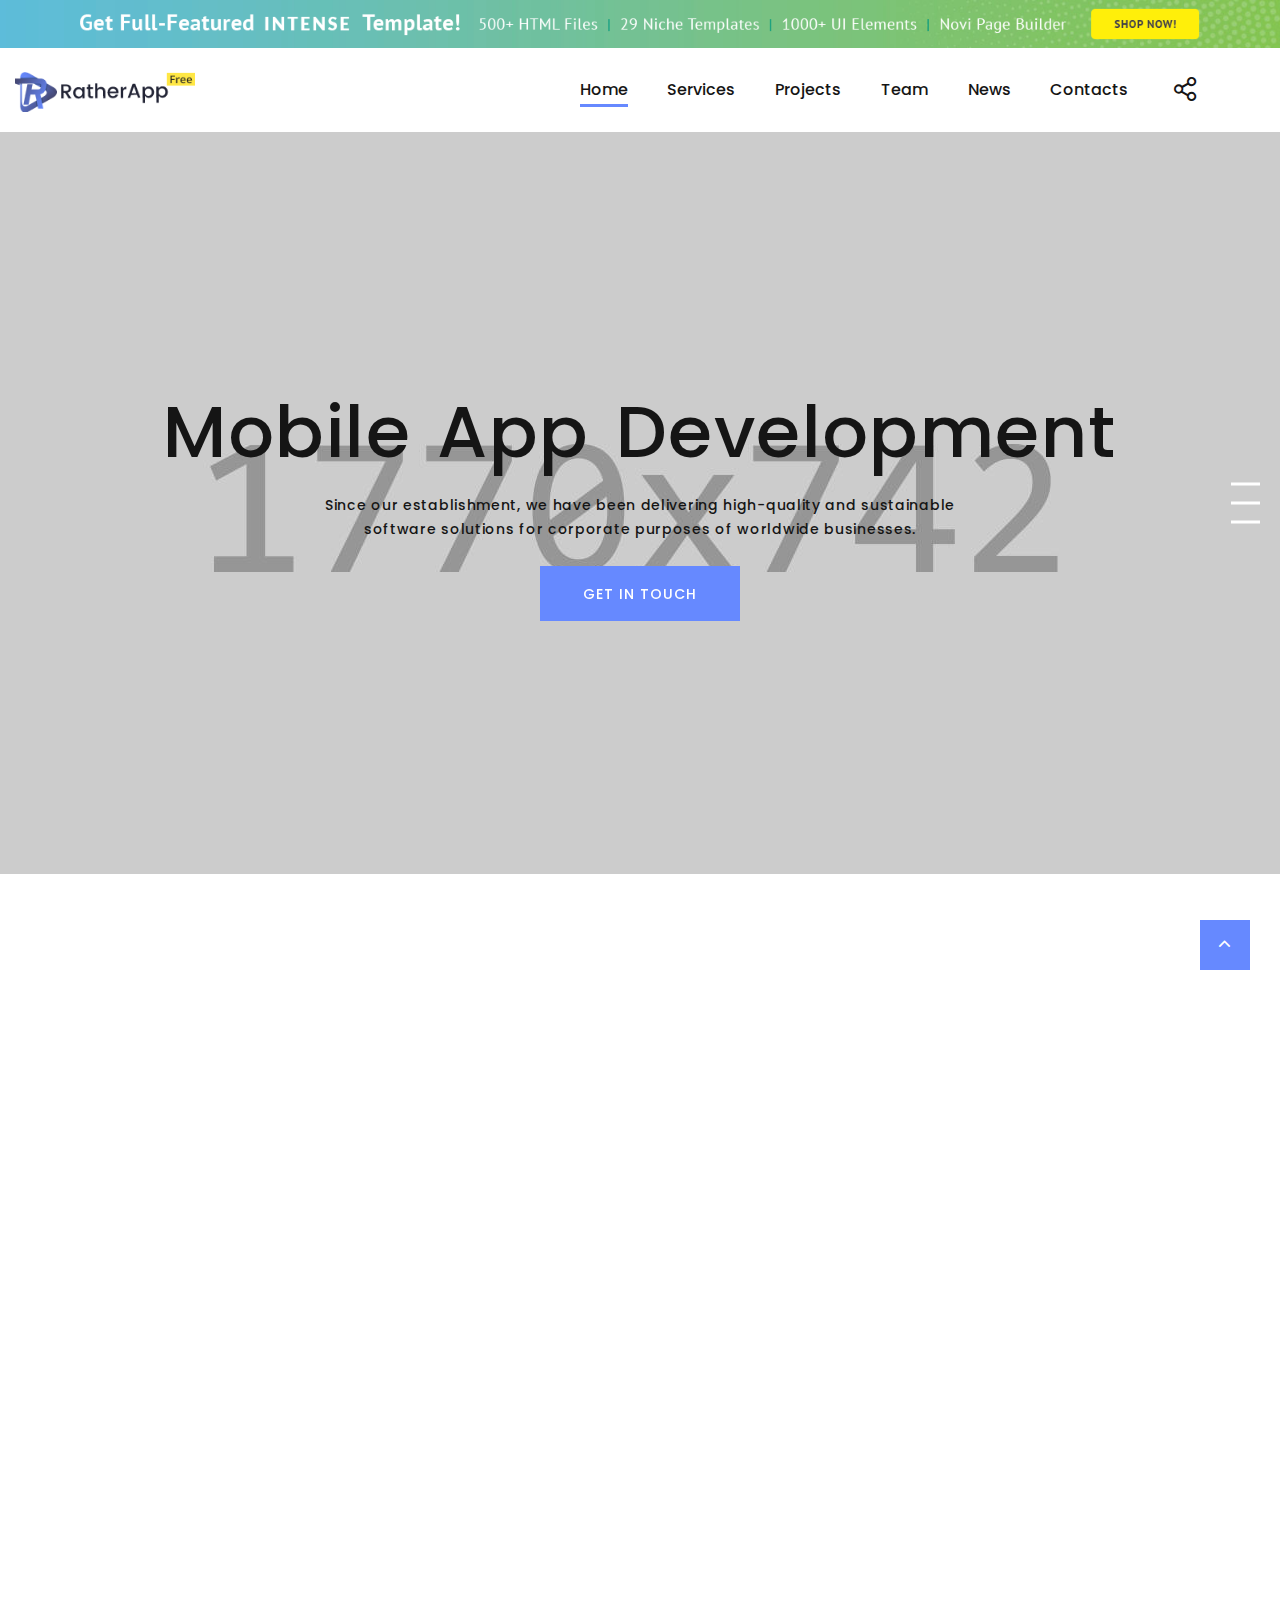
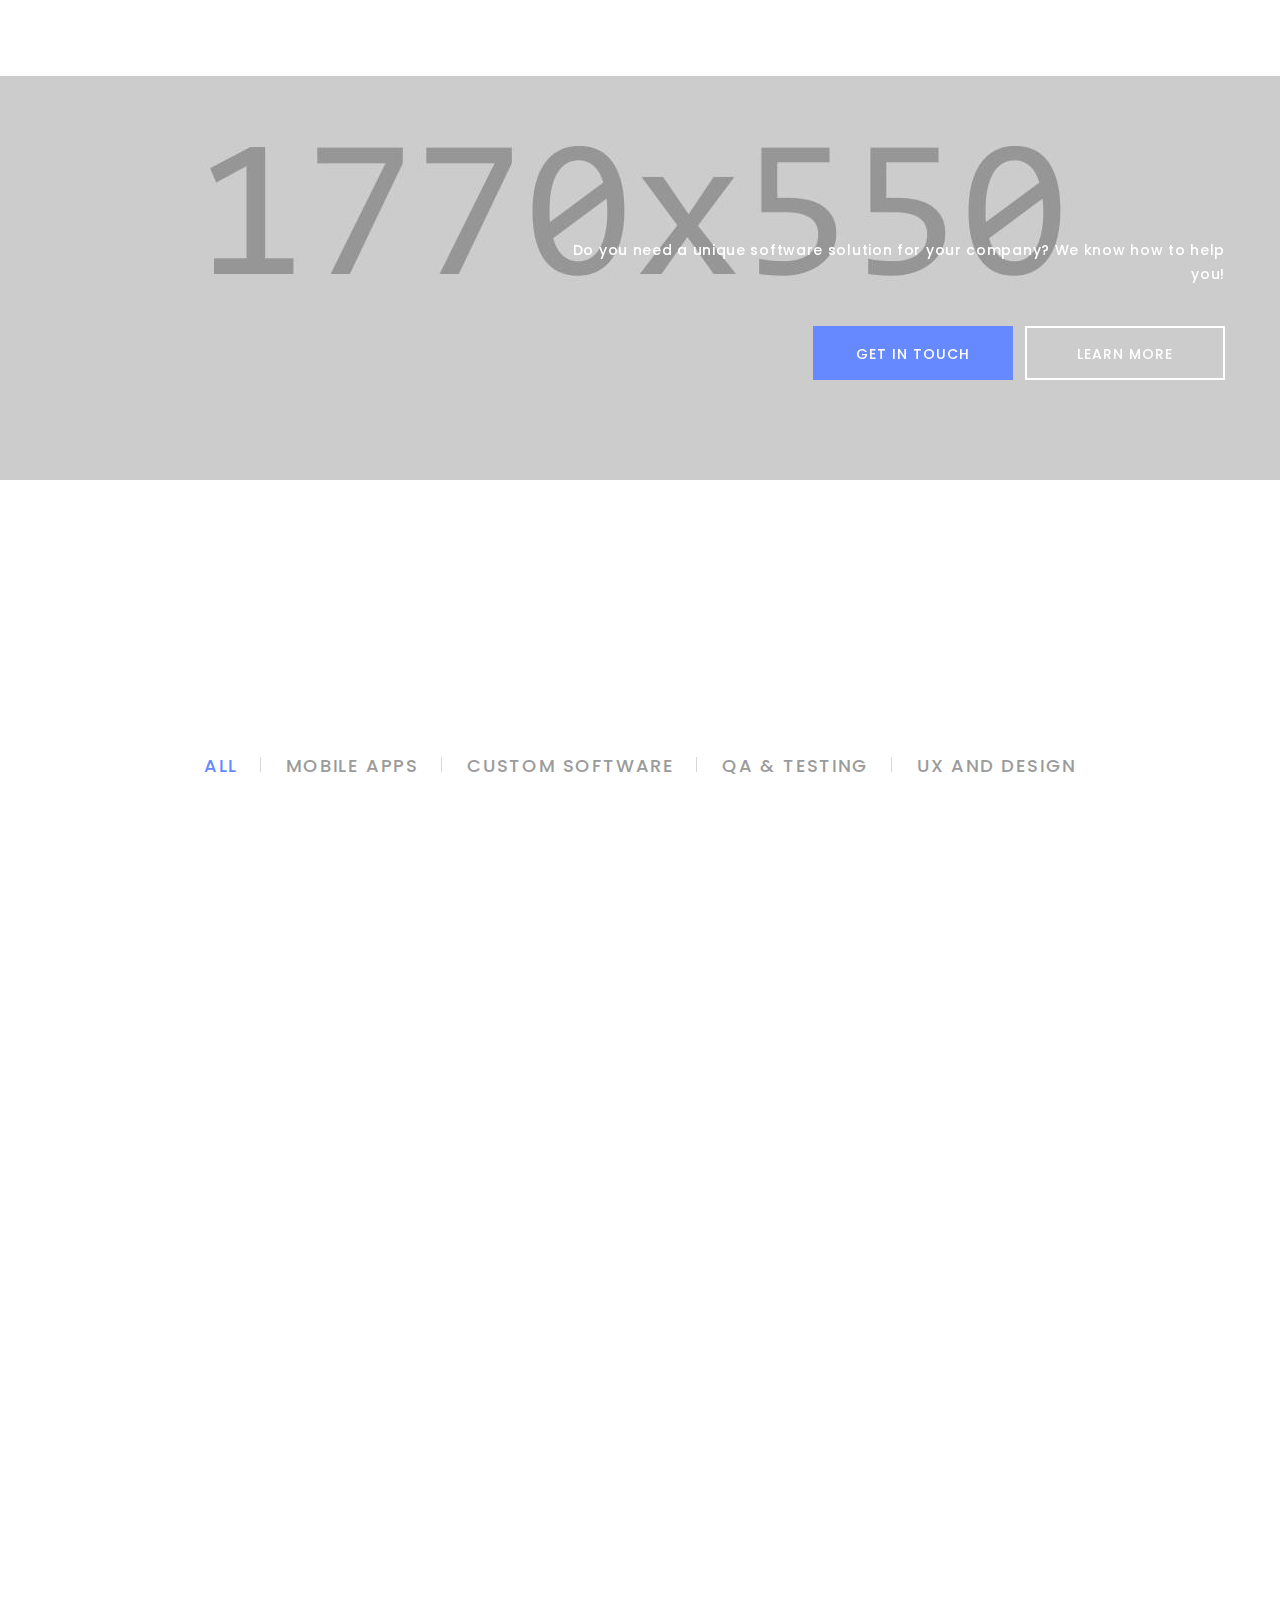
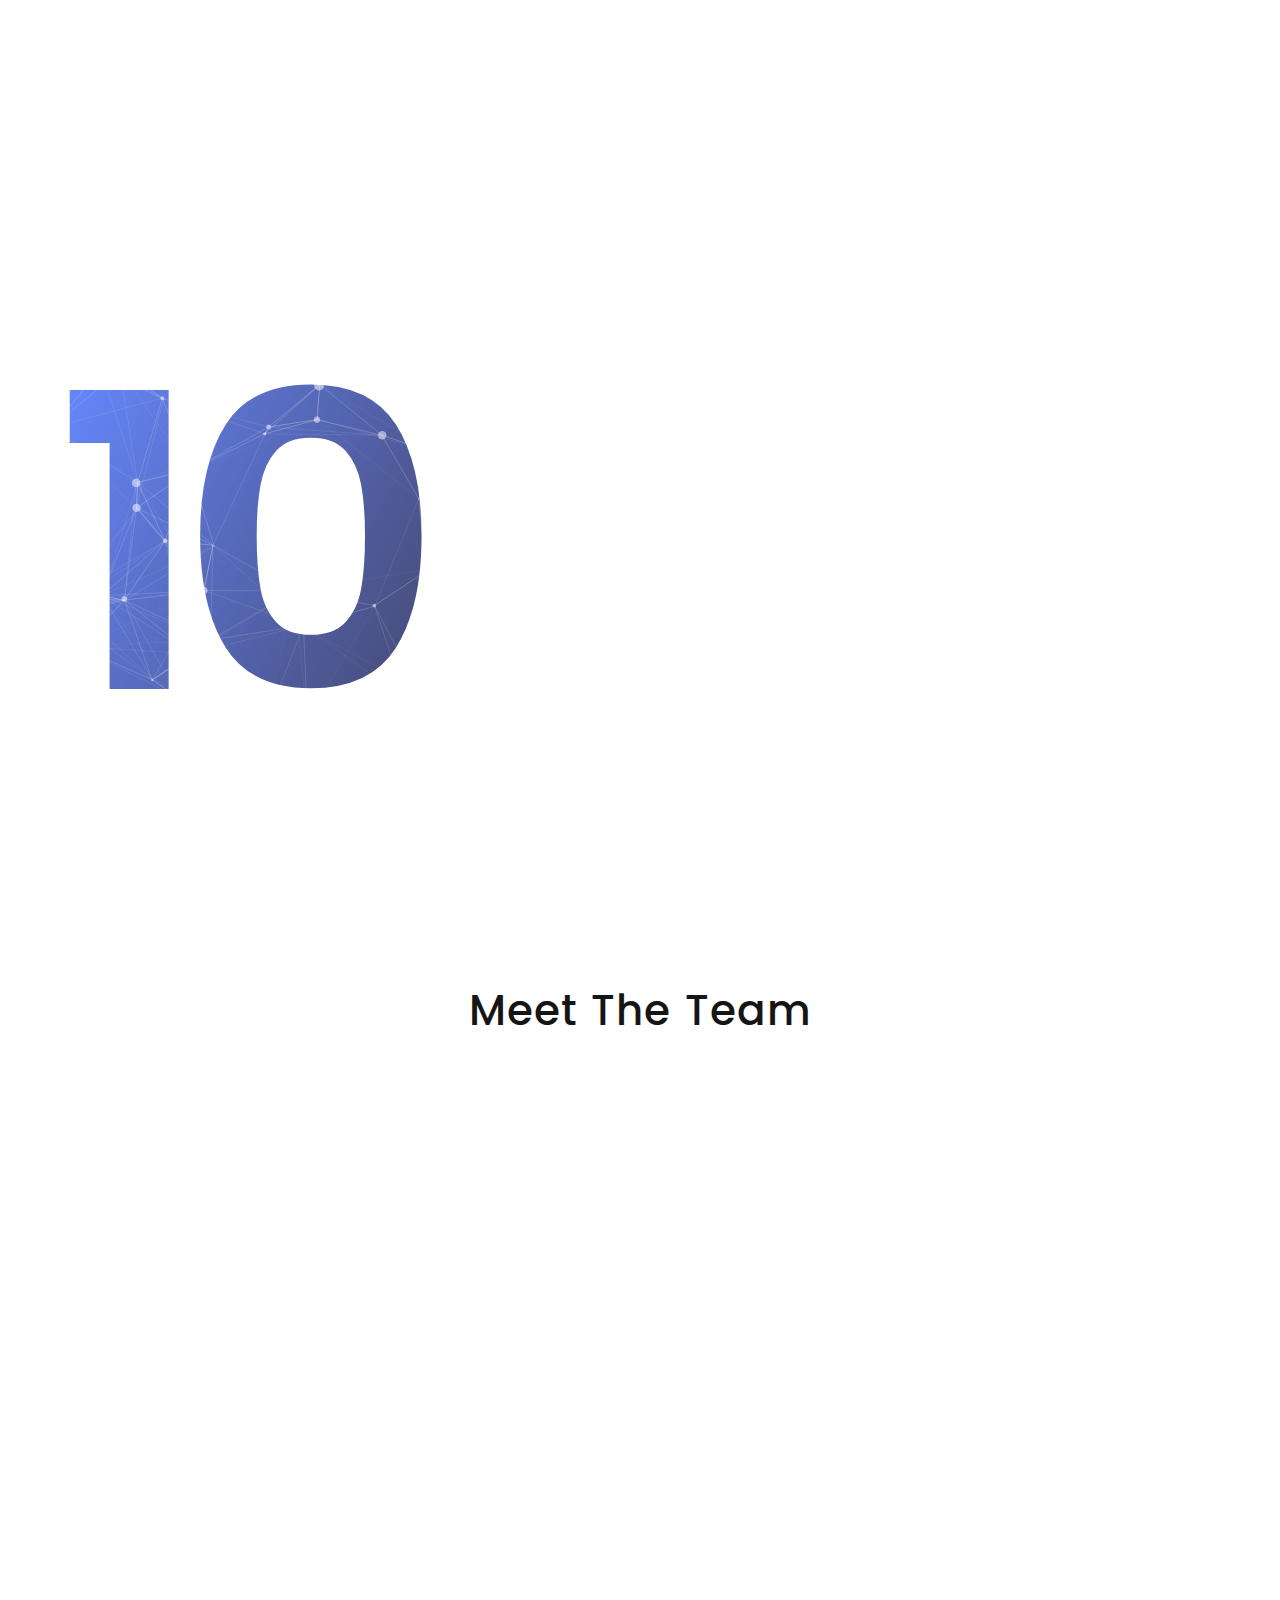
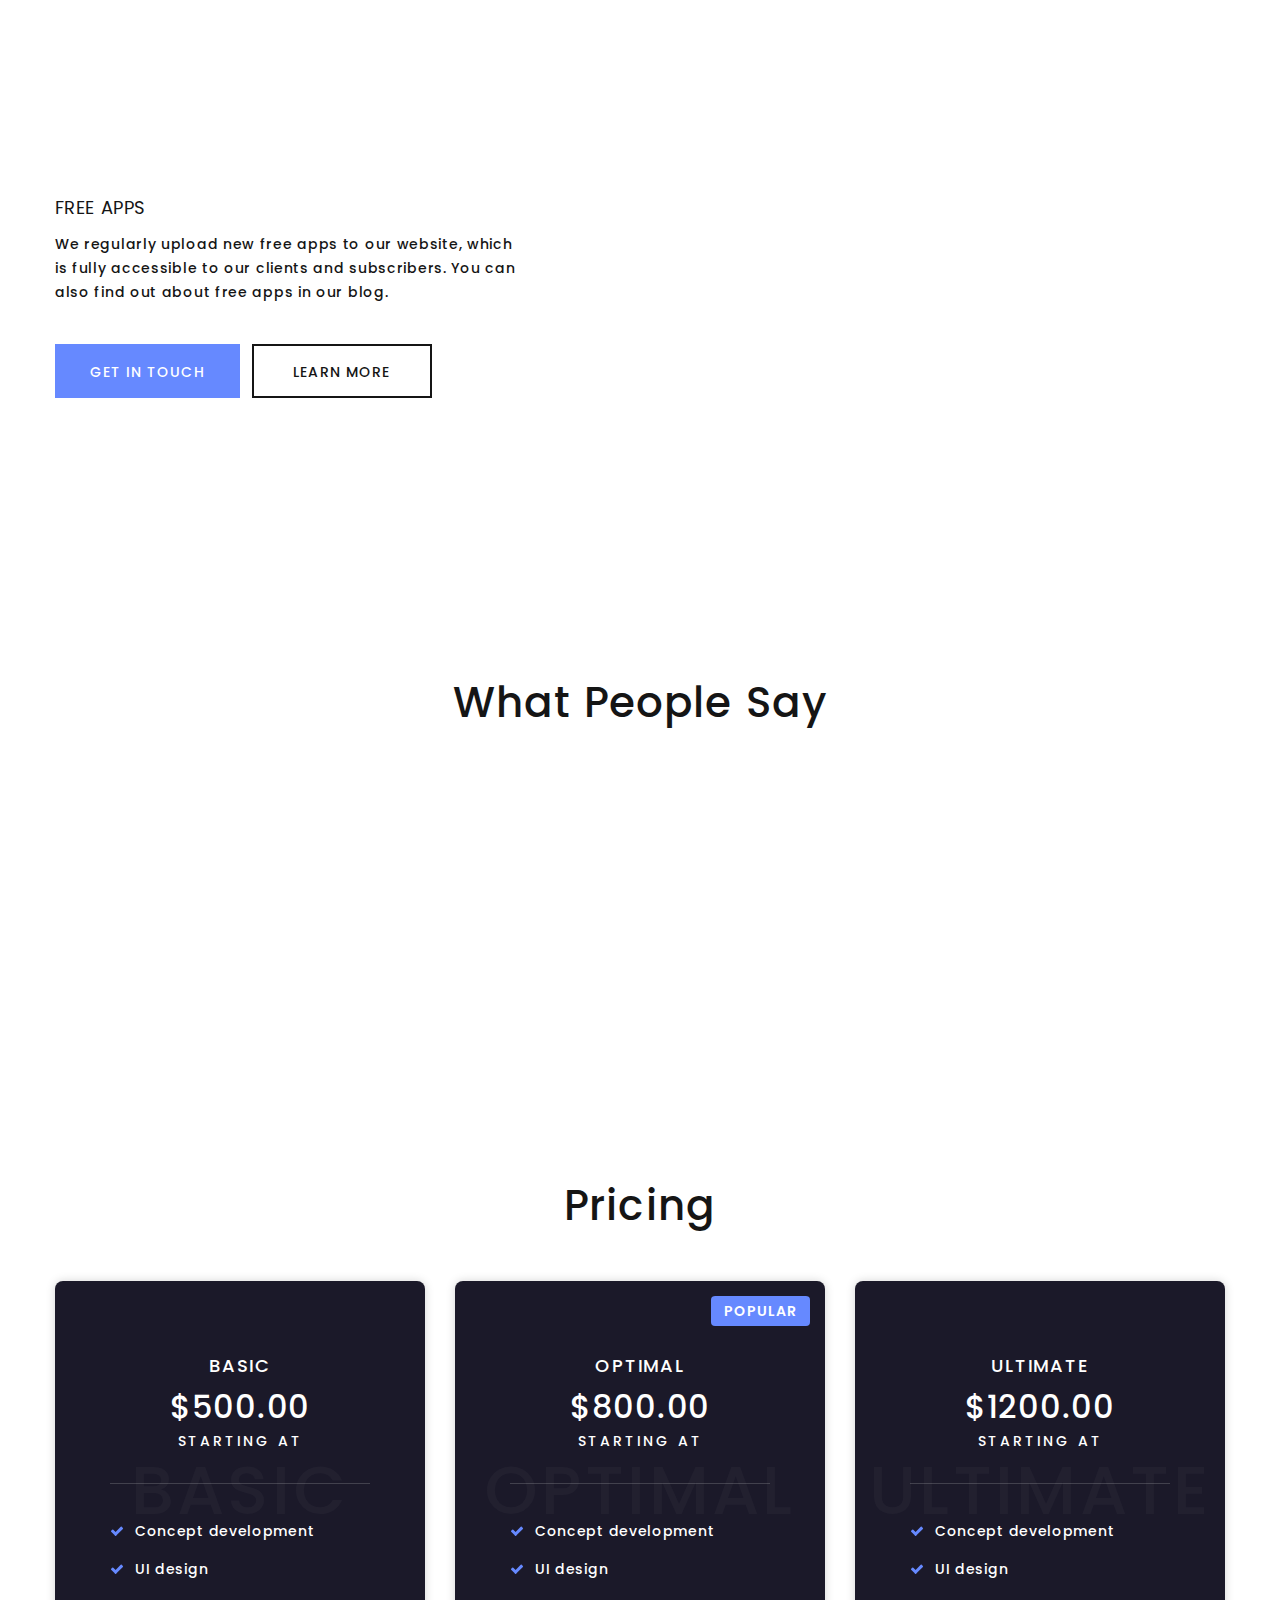
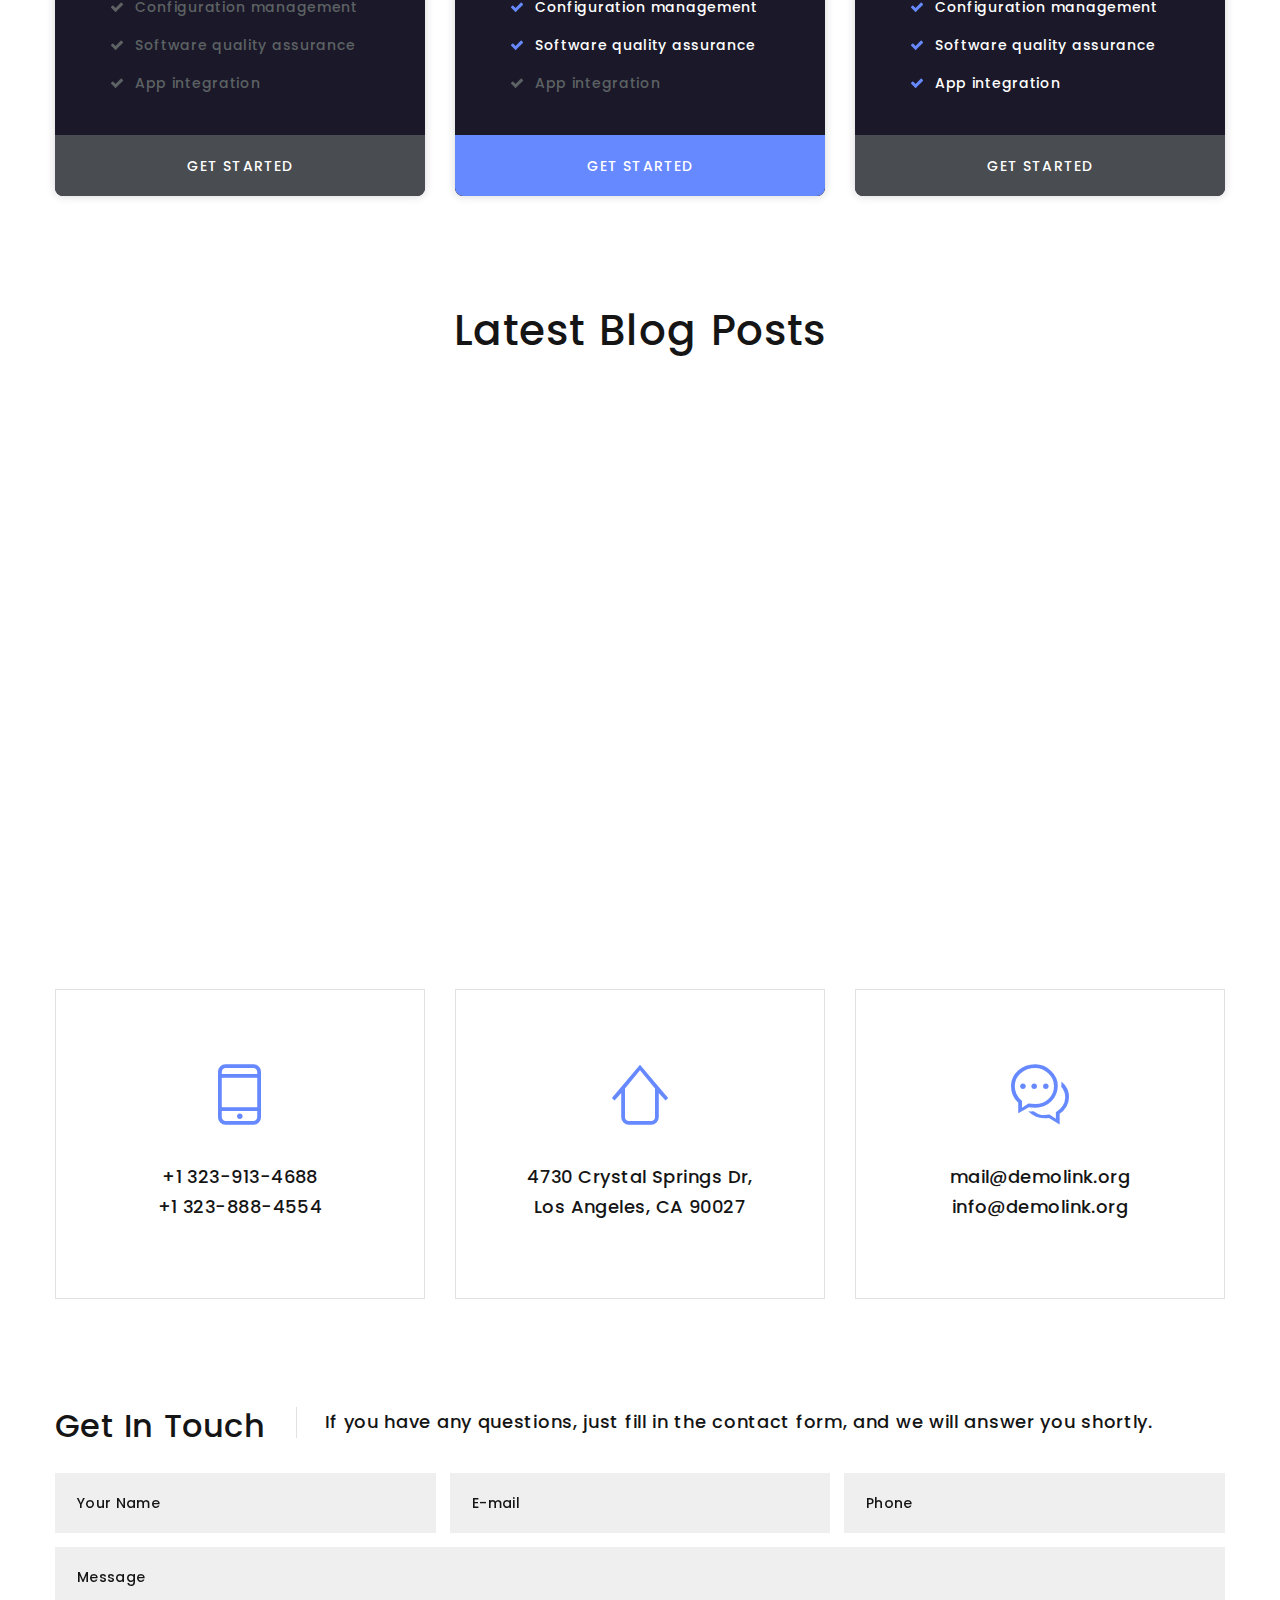
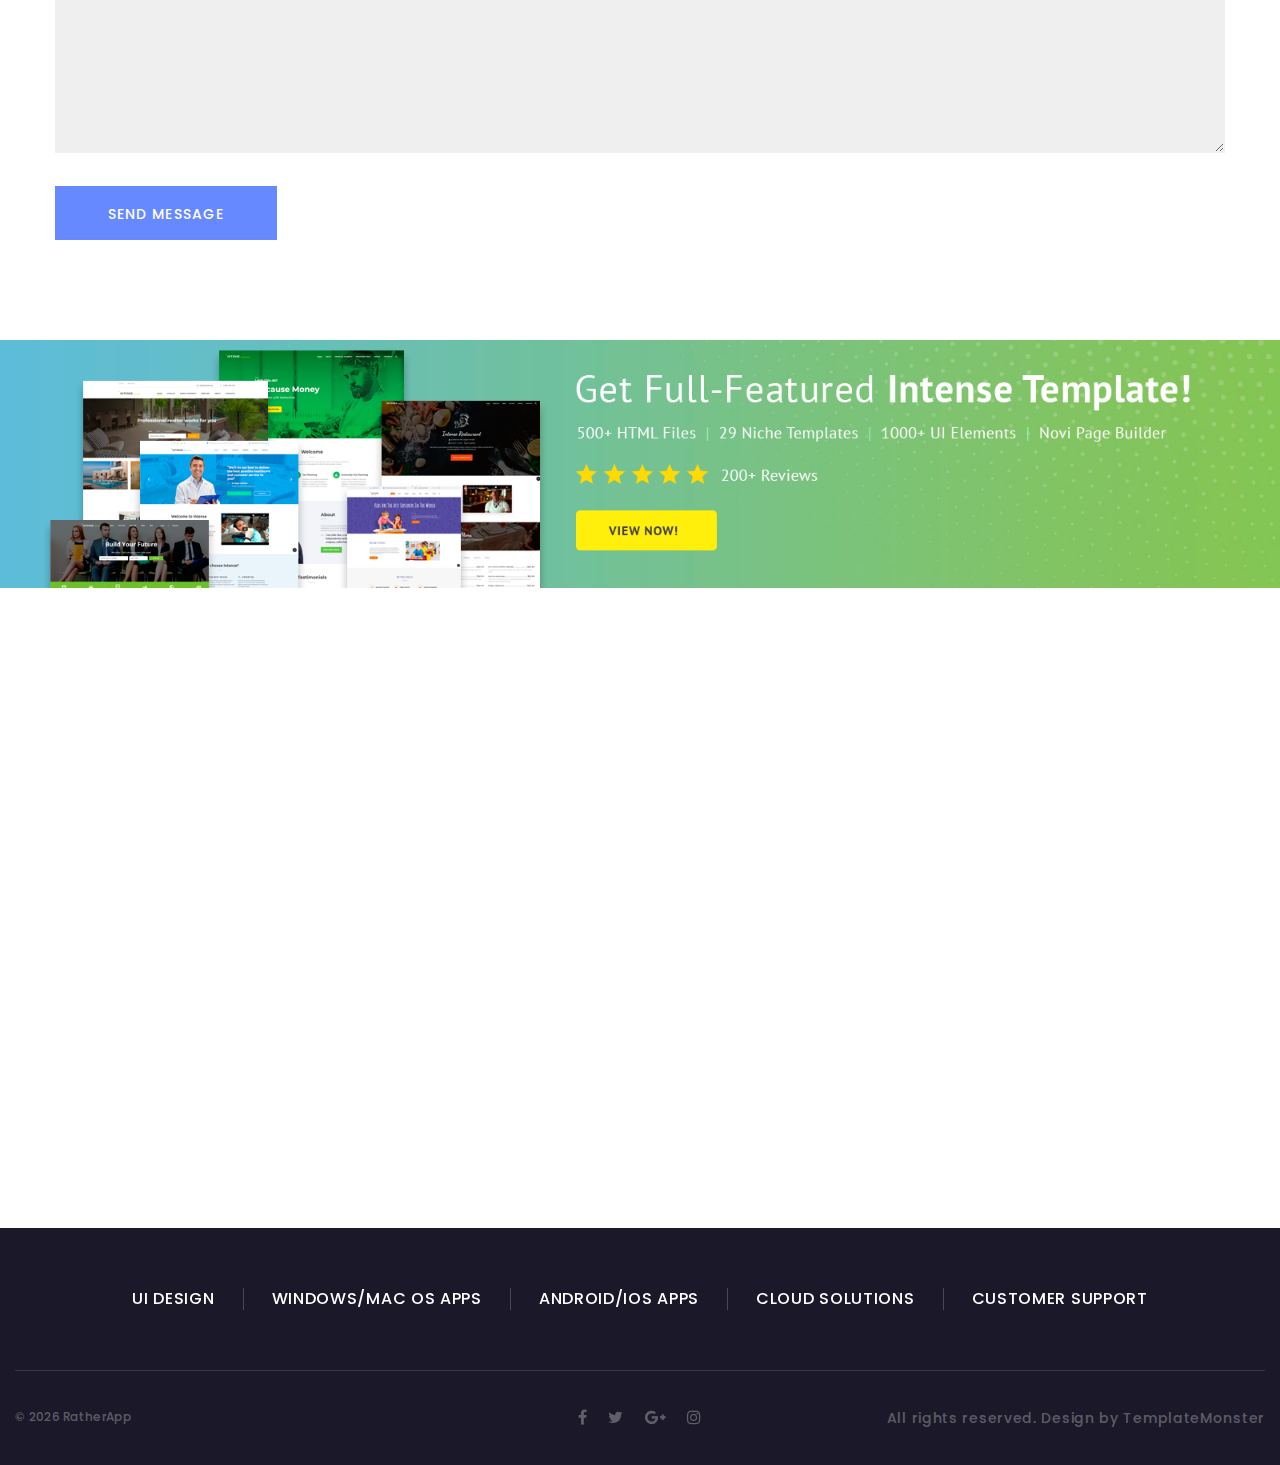
<file: index.html>
<!DOCTYPE html>
<html class="wide wow-animation" lang="en">
  <head>
    <title>Home</title>
    <meta name="format-detection" content="telephone=no">
    <meta name="viewport" content="width=device-width, height=device-height, initial-scale=1.0, maximum-scale=1.0, user-scalable=0">
    <meta http-equiv="X-UA-Compatible" content="IE=edge">
    <meta charset="utf-8">
    <link rel="icon" href="images/favicon.ico" type="image/x-icon">
    <!-- Stylesheets-->
    <link rel="stylesheet" type="text/css" href="//fonts.googleapis.com/css?family=Poppins:400,500,600%7CTeko:300,400,500%7CMaven+Pro:500">
    <link rel="stylesheet" href="css/bootstrap.css">
    <link rel="stylesheet" href="css/fonts.css">
    <link rel="stylesheet" href="css/style.css">
    <style>.ie-panel{display: none;background: #212121;padding: 10px 0;box-shadow: 3px 3px 5px 0 rgba(0,0,0,.3);clear: both;text-align:center;position: relative;z-index: 1;} html.ie-10 .ie-panel, html.lt-ie-10 .ie-panel {display: block;}</style>
  </head>
  <body>
    <div class="ie-panel"><a href="http://windows.microsoft.com/en-US/internet-explorer/"><img src="images/ie8-panel/warning_bar_0000_us.jpg" height="42" width="820" alt="You are using an outdated browser. For a faster, safer browsing experience, upgrade for free today."></a></div>
    <div class="preloader">
      <div class="preloader-body">
        <div class="cssload-container"><span></span><span></span><span></span><span></span>
        </div>
      </div>
    </div>
    <div class="page">
      <div id="home">
        <!-- Top Banner--><a class="section section-banner text-center d-none d-xl-block" href="https://www.templatemonster.com/intense-multipurpose-html-template.html" style="background-image: url(images/banner/banner-bg-02-1920x60.jpg); background-image: -webkit-image-set( url(images/banner/banner-bg-02-1920x60.jpg) 1x, url(images/banner/banner-bg-02-3840x120.jpg) 2x )" target="_blank"><img src="images/banner/banner-fg-02-1600x60.png" srcset="images/banner/banner-fg-02-1600x60.png 1x, images/banner/banner-fg-02-3200x120.png 2x" alt="" width="1600" height="310"></a>
        <!-- Page Header-->
        <header class="section page-header">
          <!-- RD Navbar-->
          <div class="rd-navbar-wrap">
            <nav class="rd-navbar rd-navbar-classic" data-layout="rd-navbar-fixed" data-sm-layout="rd-navbar-fixed" data-md-layout="rd-navbar-fixed" data-md-device-layout="rd-navbar-fixed" data-lg-layout="rd-navbar-static" data-lg-device-layout="rd-navbar-fixed" data-xl-layout="rd-navbar-static" data-xl-device-layout="rd-navbar-static" data-xxl-layout="rd-navbar-static" data-xxl-device-layout="rd-navbar-static" data-lg-stick-up-offset="46px" data-xl-stick-up-offset="46px" data-xxl-stick-up-offset="46px" data-lg-stick-up="true" data-xl-stick-up="true" data-xxl-stick-up="true">
              <div class="rd-navbar-main-outer">
                <div class="rd-navbar-main">
                  <!-- RD Navbar Panel-->
                  <div class="rd-navbar-panel">
                    <!-- RD Navbar Toggle-->
                    <button class="rd-navbar-toggle" data-rd-navbar-toggle=".rd-navbar-nav-wrap"><span></span></button>
                    <!-- RD Navbar Brand-->
                    <div class="rd-navbar-brand"><a class="brand" href="index.html"><img src="images/logo-default-223x50.png" alt="" width="223" height="50"/></a></div>
                  </div>
                  <div class="rd-navbar-main-element">
                    <div class="rd-navbar-nav-wrap">
                      <!-- RD Navbar Share-->
                      <div class="rd-navbar-share fl-bigmug-line-share27" data-rd-navbar-toggle=".rd-navbar-share-list">
                        <ul class="list-inline rd-navbar-share-list">
                          <li class="rd-navbar-share-list-item"><a class="icon fa fa-facebook" href="#"></a></li>
                          <li class="rd-navbar-share-list-item"><a class="icon fa fa-twitter" href="#"></a></li>
                          <li class="rd-navbar-share-list-item"><a class="icon fa fa-google-plus" href="#"></a></li>
                          <li class="rd-navbar-share-list-item"><a class="icon fa fa-instagram" href="#"></a></li>
                        </ul>
                      </div>
                      <ul class="rd-navbar-nav">
                        <li class="rd-nav-item active"><a class="rd-nav-link" href="#home">Home</a></li>
                        <li class="rd-nav-item"><a class="rd-nav-link" href="#services">Services</a></li>
                        <li class="rd-nav-item"><a class="rd-nav-link" href="#projects">Projects</a></li>
                        <li class="rd-nav-item"><a class="rd-nav-link" href="#team">Team</a></li>
                        <li class="rd-nav-item"><a class="rd-nav-link" href="#news">News</a></li>
                        <li class="rd-nav-item"><a class="rd-nav-link" href="#contacts">Contacts</a></li>
                      </ul>
                    </div>
                  </div>
                </div>
              </div>
            </nav>
          </div>
        </header>

        <!-- Swiper-->
        <section class="section swiper-container swiper-slider swiper-slider-classic" data-loop="true" data-autoplay="4859" data-simulate-touch="true" data-direction="vertical" data-nav="false">
          <div class="swiper-wrapper text-center">
            <div class="swiper-slide" data-slide-bg="images/slider-1-slide-2-1770x742.jpg">
              <div class="swiper-slide-caption section-md">
                <div class="container">
                  <h1 data-caption-animate="fadeInLeft" data-caption-delay="0">Mobile App Development</h1>
                  <p class="text-width-large" data-caption-animate="fadeInRight" data-caption-delay="100">Since our establishment, we have been delivering high-quality and sustainable software solutions for corporate purposes of worldwide businesses.</p><a class="button button-primary button-ujarak" href="#modalCta" data-toggle="modal" data-caption-animate="fadeInUp" data-caption-delay="200">Get in touch</a>
                </div>
              </div>
            </div>
            <div class="swiper-slide" data-slide-bg="images/slider-1-slide-4-1770x742.jpg">
              <div class="swiper-slide-caption section-md">
                <div class="container">
                  <h1 data-caption-animate="fadeInLeft" data-caption-delay="0">Experienced Team</h1>
                  <p class="text-width-large" data-caption-animate="fadeInRight" data-caption-delay="100">We are a team of qualified software developers, aimed at creating unique and powerful tools for your business & everyday life.</p><a class="button button-primary button-ujarak" href="#modalCta" data-toggle="modal" data-caption-animate="fadeInUp" data-caption-delay="200">Get in touch</a>
                </div>
              </div>
            </div>
            <div class="swiper-slide" data-slide-bg="images/slider-1-slide-6-1770x742.jpg">
              <div class="swiper-slide-caption section-md">
                <div class="container">
                  <h1 data-caption-animate="fadeInLeft" data-caption-delay="0">Award-Winning Software</h1>
                  <p class="text-width-large" data-caption-animate="fadeInRight" data-caption-delay="100">The software solutions developed by our company have been numerously awarded for usability and innovative features.</p><a class="button button-primary button-ujarak" href="#modalCta" data-toggle="modal" data-caption-animate="fadeInUp" data-caption-delay="200">Get in touch</a>
                </div>
              </div>
            </div>
          </div>
          <!-- Swiper Pagination-->
          <div class="swiper-pagination__module">
            <div class="swiper-pagination__fraction"><span class="swiper-pagination__fraction-index">00</span><span class="swiper-pagination__fraction-divider">/</span><span class="swiper-pagination__fraction-count">00</span></div>
            <div class="swiper-pagination__divider"></div>
            <div class="swiper-pagination"></div>
          </div>
        </section>

      </div>
      <!-- See all services-->
      <section class="section section-sm section-first bg-default text-center" id="services">
        <div class="container">
          <div class="row row-30 justify-content-center">
            <div class="col-md-7 col-lg-5 col-xl-6 text-lg-left wow fadeInUp"><img src="images/index-1-415x592.png" alt="" width="415" height="592"/>
            </div>
            <div class="col-lg-7 col-xl-6">
              <div class="row row-30">
                <div class="col-sm-6 wow fadeInRight">
                  <article class="box-icon-modern box-icon-modern-custom">
                    <div>
                      <h3 class="box-icon-modern-big-title">What We Offer</h3>
                      <div class="box-icon-modern-decor"></div><a class="button button-primary button-ujarak" href="#">View All Services</a>
                    </div>
                  </article>
                </div>
                <div class="col-sm-6 wow fadeInRight" data-wow-delay=".1s">
                  <article class="box-icon-modern box-icon-modern-2">
                    <div class="box-icon-modern-icon linearicons-phone-in-out"></div>
                    <h5 class="box-icon-modern-title"><a href="#">CORPORATE<br>SOLUTIONS</a></h5>
                    <div class="box-icon-modern-decor"></div>
                    <p class="box-icon-modern-text">Need specific software for your company? We are ready to develop it!</p>
                  </article>
                </div>
                <div class="col-sm-6 wow fadeInRight" data-wow-delay=".2s">
                  <article class="box-icon-modern box-icon-modern-2">
                    <div class="box-icon-modern-icon linearicons-headset"></div>
                    <h5 class="box-icon-modern-title"><a href="#">CALL CENTER<br>SOLUTIONS</a></h5>
                    <div class="box-icon-modern-decor"></div>
                    <p class="box-icon-modern-text">Our experts provide custom products of any complexity for call centers.</p>
                  </article>
                </div>
                <div class="col-sm-6 wow fadeInRight" data-wow-delay=".3s">
                  <article class="box-icon-modern box-icon-modern-2">
                    <div class="box-icon-modern-icon linearicons-outbox"></div>
                    <h5 class="box-icon-modern-title"><a href="#">CLOUD<br>DEVELOPMENT</a></h5>
                    <div class="box-icon-modern-decor"></div>
                    <p class="box-icon-modern-text">We can also offer you reliable cloud development solutions.</p>
                  </article>
                </div>
              </div>
            </div>
          </div>
        </div>
      </section>

      <!-- Cta-->
      <section class="section section-fluid bg-default">
        <div class="parallax-container" data-parallax-img="images/parallax-1.jpg">
          <div class="parallax-content section-xl context-dark bg-overlay-68 bg-mobile-overlay">
            <div class="container">
              <div class="row row-30 justify-content-end text-right">
                <div class="col-sm-7">
                  <h3 class="wow fadeInLeft">Let's Develop Your Next Great App!</h3>
                  <p>Do you need a unique software solution for your company? We know how to help you!</p>
                  <div class="group-sm group-middle group justify-content-end"><a class="button button-primary button-ujarak" href="#modalCta" data-toggle="modal">Get in Touch</a><a class="button button-white-outline button-ujarak" href="#">Learn More</a></div>
                </div>
              </div>
            </div>
          </div>
        </div>
      </section>

      <!-- Latest Projects-->
      <section class="section section-sm section-fluid bg-default text-center" id="projects">
        <div class="container-fluid">
          <h2 class="wow fadeInLeft">Latest Projects</h2>
          <p class="quote-jean wow fadeInRight" data-wow-delay=".1s">In our portfolio, you can browse the latest products developed for our clients for different corporate purposes. Our qualified team of interface designers and software developers is always ready to create something unique for you.</p>
          <div class="isotope-filters isotope-filters-horizontal">
            <button class="isotope-filters-toggle button button-md button-icon button-icon-right button-default-outline button-wapasha" data-custom-toggle="#isotope-3" data-custom-toggle-hide-on-blur="true" data-custom-toggle-disable-on-blur="true"><span class="icon fa fa-caret-down"></span>Filter</button>
            <ul class="isotope-filters-list" id="isotope-3">
              <li><a class="active" href="#" data-isotope-filter="*" data-isotope-group="gallery">All</a></li>
              <li><a href="#" data-isotope-filter="Type 1" data-isotope-group="gallery">mobile Apps</a></li>
              <li><a href="#" data-isotope-filter="Type 2" data-isotope-group="gallery">Custom Software</a></li>
              <li><a href="#" data-isotope-filter="Type 3" data-isotope-group="gallery">QA & Testing</a></li>
              <li><a href="#" data-isotope-filter="Type 4" data-isotope-group="gallery">UX and Design</a></li>
            </ul>
          </div>
          <div class="row row-30 isotope" data-isotope-layout="fitRows" data-isotope-group="gallery" data-lightgallery="group">
            <div class="col-sm-6 col-lg-4 col-xxl-3 isotope-item wow fadeInRight" data-filter="Type 4">
              <!-- Thumbnail Classic-->
              <article class="thumbnail thumbnail-classic thumbnail-md">
                <div class="thumbnail-classic-figure"><img src="images/fullwidth-gallery-1-420x350.jpg" alt="" width="420" height="350"/>
                </div>
                <div class="thumbnail-classic-caption">
                  <div class="thumbnail-classic-title-wrap"><a class="icon fl-bigmug-line-zoom60" href="images/grid-gallery-1-1200x800-original.jpg" data-lightgallery="item"><img src="images/fullwidth-gallery-1-420x350.jpg" alt="" width="420" height="350"/></a>
                    <h5 class="thumbnail-classic-title"><a href="#">FinStep</a></h5>
                  </div>
                  <p class="thumbnail-classic-text">We work hard on every app to deliver top-notch features with great UI that you won’t find anywhere else.</p>
                </div>
              </article>
            </div>
            <div class="col-sm-6 col-lg-4 col-xxl-3 isotope-item wow fadeInRight" data-filter="Type 1" data-wow-delay=".1s">
              <!-- Thumbnail Classic-->
              <article class="thumbnail thumbnail-classic thumbnail-md">
                <div class="thumbnail-classic-figure"><img src="images/fullwidth-gallery-2-420x350.jpg" alt="" width="420" height="350"/>
                </div>
                <div class="thumbnail-classic-caption">
                  <div class="thumbnail-classic-title-wrap"><a class="icon fl-bigmug-line-zoom60" href="images/grid-gallery-2-1200x800-original.jpg" data-lightgallery="item"><img src="images/fullwidth-gallery-2-420x350.jpg" alt="" width="420" height="350"/></a>
                    <h5 class="thumbnail-classic-title"><a href="#">Mobile Finance</a></h5>
                  </div>
                  <p class="thumbnail-classic-text">We work hard on every app to deliver top-notch features with great UI that you won’t find anywhere else.</p>
                </div>
              </article>
            </div>
            <div class="col-sm-6 col-lg-4 col-xxl-3 isotope-item wow fadeInRight" data-filter="Type 2" data-wow-delay=".2s">
              <!-- Thumbnail Classic-->
              <article class="thumbnail thumbnail-classic thumbnail-md">
                <div class="thumbnail-classic-figure"><img src="images/fullwidth-gallery-3-420x350.jpg" alt="" width="420" height="350"/>
                </div>
                <div class="thumbnail-classic-caption">
                  <div class="thumbnail-classic-title-wrap"><a class="icon fl-bigmug-line-zoom60" href="images/grid-gallery-3-1200x800-original.jpg" data-lightgallery="item"><img src="images/fullwidth-gallery-3-420x350.jpg" alt="" width="420" height="350"/></a>
                    <h5 class="thumbnail-classic-title"><a href="#">Q-Manage</a></h5>
                  </div>
                  <p class="thumbnail-classic-text">We work hard on every app to deliver top-notch features with great UI that you won’t find anywhere else.</p>
                </div>
              </article>
            </div>
            <div class="col-sm-6 col-lg-4 col-xxl-3 isotope-item wow fadeInRight" data-filter="Type 3" data-wow-delay=".3s">
              <!-- Thumbnail Classic-->
              <article class="thumbnail thumbnail-classic thumbnail-md">
                <div class="thumbnail-classic-figure"><img src="images/fullwidth-gallery-4-420x350.jpg" alt="" width="420" height="350"/>
                </div>
                <div class="thumbnail-classic-caption">
                  <div class="thumbnail-classic-title-wrap"><a class="icon fl-bigmug-line-zoom60" href="images/grid-gallery-4-1200x800-original.jpg" data-lightgallery="item"><img src="images/fullwidth-gallery-4-420x350.jpg" alt="" width="420" height="350"/></a>
                    <h5 class="thumbnail-classic-title"><a href="#">WeatherCast</a></h5>
                  </div>
                  <p class="thumbnail-classic-text">We work hard on every app to deliver top-notch features with great UI that you won’t find anywhere else.</p>
                </div>
              </article>
            </div>
            <div class="col-sm-6 col-lg-4 col-xxl-3 isotope-item wow fadeInLeft" data-filter="Type 3">
              <!-- Thumbnail Classic-->
              <article class="thumbnail thumbnail-classic thumbnail-md">
                <div class="thumbnail-classic-figure"><img src="images/fullwidth-gallery-5-420x350.jpg" alt="" width="420" height="350"/>
                </div>
                <div class="thumbnail-classic-caption">
                  <div class="thumbnail-classic-title-wrap"><a class="icon fl-bigmug-line-zoom60" href="images/grid-gallery-5-1200x800-original.jpg" data-lightgallery="item"><img src="images/fullwidth-gallery-5-420x350.jpg" alt="" width="420" height="350"/></a>
                    <h5 class="thumbnail-classic-title"><a href="#">Home Calendar</a></h5>
                  </div>
                  <p class="thumbnail-classic-text">We work hard on every app to deliver top-notch features with great UI that you won’t find anywhere else.</p>
                </div>
              </article>
            </div>
            <div class="col-sm-6 col-lg-4 col-xxl-3 isotope-item wow fadeInLeft" data-filter="Type 1" data-wow-delay=".1s">
              <!-- Thumbnail Classic-->
              <article class="thumbnail thumbnail-classic thumbnail-md">
                <div class="thumbnail-classic-figure"><img src="images/fullwidth-gallery-6-420x350.jpg" alt="" width="420" height="350"/>
                </div>
                <div class="thumbnail-classic-caption">
                  <div class="thumbnail-classic-title-wrap"><a class="icon fl-bigmug-line-zoom60" href="images/grid-gallery-6-1200x800-original.jpg" data-lightgallery="item"><img src="images/fullwidth-gallery-6-420x350.jpg" alt="" width="420" height="350"/></a>
                    <h5 class="thumbnail-classic-title"><a href="#">MPlanner</a></h5>
                  </div>
                  <p class="thumbnail-classic-text">We work hard on every app to deliver top-notch features with great UI that you won’t find anywhere else.</p>
                </div>
              </article>
            </div>
            <div class="col-sm-6 col-lg-4 col-xxl-3 isotope-item wow fadeInLeft" data-filter="Type 2" data-wow-delay=".2s">
              <!-- Thumbnail Classic-->
              <article class="thumbnail thumbnail-classic thumbnail-md">
                <div class="thumbnail-classic-figure"><img src="images/fullwidth-gallery-7-420x350.jpg" alt="" width="420" height="350"/>
                </div>
                <div class="thumbnail-classic-caption">
                  <div class="thumbnail-classic-title-wrap"><a class="icon fl-bigmug-line-zoom60" href="images/grid-gallery-7-1200x800-original.jpg" data-lightgallery="item"><img src="images/fullwidth-gallery-7-420x350.jpg" alt="" width="420" height="350"/></a>
                    <h5 class="thumbnail-classic-title"><a href="#">Alice Messenger</a></h5>
                  </div>
                  <p class="thumbnail-classic-text">We work hard on every app to deliver top-notch features with great UI that you won’t find anywhere else.</p>
                </div>
              </article>
            </div>
            <div class="col-sm-6 col-lg-4 col-xxl-3 isotope-item wow fadeInLeft" data-filter="Type 3" data-wow-delay=".3s">
              <!-- Thumbnail Classic-->
              <article class="thumbnail thumbnail-classic thumbnail-md">
                <div class="thumbnail-classic-figure"><img src="images/fullwidth-gallery-8-420x350.jpg" alt="" width="420" height="350"/>
                </div>
                <div class="thumbnail-classic-caption">
                  <div class="thumbnail-classic-title-wrap"><a class="icon fl-bigmug-line-zoom60" href="images/grid-gallery-8-1200x800-original.jpg" data-lightgallery="item"><img src="images/fullwidth-gallery-8-420x350.jpg" alt="" width="420" height="350"/></a>
                    <h5 class="thumbnail-classic-title"><a href="#">WiseMoney</a></h5>
                  </div>
                  <p class="thumbnail-classic-text">We work hard on every app to deliver top-notch features with great UI that you won’t find anywhere else.</p>
                </div>
              </article>
            </div>
          </div>
        </div>
      </section>

      <!-- Years of experience-->
      <section class="section section-sm bg-default">
        <div class="container">
          <div class="row row-30 row-xl-24 justify-content-center align-items-center align-items-lg-start text-left">
            <div class="col-md-6 col-lg-5 col-xl-4 text-center"><a class="text-img" href="#">
                <div id="particles-js"></div><span class="counter">10</span></a></div>
            <div class="col-sm-8 col-md-6 col-lg-5 col-xl-4">
              <div class="text-width-extra-small offset-top-lg-24 wow fadeInUp">
                <h3 class="title-decoration-lines-left">Years of Experience</h3>
                <p class="text-gray-500">RatherApp is a team of highly experienced app designers and developers creating unique software for you.</p><a class="button button-secondary button-pipaluk" href="#">Get in touch</a>
              </div>
            </div>
            <div class="col-sm-10 col-md-8 col-lg-6 col-xl-4 wow fadeInRight" data-wow-delay=".1s">
              <div class="row justify-content-center border-2-column offset-top-xl-26">
                <div class="col-9 col-sm-6">
                  <div class="counter-amy">
                    <div class="counter-amy-number"><span class="counter">2</span><span class="symbol">k</span>
                    </div>
                    <h6 class="counter-amy-title">apps developed</h6>
                  </div>
                </div>
                <div class="col-9 col-sm-6">
                  <div class="counter-amy">
                    <div class="counter-amy-number"><span class="counter">40</span>
                    </div>
                    <h6 class="counter-amy-title">Consultants</h6>
                  </div>
                </div>
                <div class="col-9 col-sm-6">
                  <div class="counter-amy">
                    <div class="counter-amy-number"><span class="counter">12</span>
                    </div>
                    <h6 class="counter-amy-title">Awards won</h6>
                  </div>
                </div>
                <div class="col-9 col-sm-6">
                  <div class="counter-amy">
                    <div class="counter-amy-number"><span class="counter">160</span>
                    </div>
                    <h6 class="counter-amy-title">Employees</h6>
                  </div>
                </div>
              </div>
            </div>
            <div class="col-lg-6 col-xl-12 align-self-center">
              <div class="row row-30 justify-content-center">
                <div class="col-sm-6 col-md-5 col-lg-6 col-xl-3 wow fadeInLeft"><a class="clients-classic" href="#"><img src="images/clients-9-270x117.png" alt="" width="270" height="117"/></a></div>
                <div class="col-sm-6 col-md-5 col-lg-6 col-xl-3 wow fadeInLeft" data-wow-delay=".1s"><a class="clients-classic" href="#"><img src="images/clients-10-270x117.png" alt="" width="270" height="117"/></a></div>
                <div class="col-sm-6 col-md-5 col-lg-6 col-xl-3 wow fadeInLeft" data-wow-delay=".2s"><a class="clients-classic" href="#"><img src="images/clients-3-270x117.png" alt="" width="270" height="117"/></a></div>
                <div class="col-sm-6 col-md-5 col-lg-6 col-xl-3 wow fadeInLeft" data-wow-delay=".3s"><a class="clients-classic" href="#"><img src="images/clients-11-270x117.png" alt="" width="270" height="117"/></a></div>
              </div>
            </div>
          </div>
        </div>
      </section>

      <!-- Meet The Team-->
      <section class="section section-sm section-fluid bg-default" id="team">
        <div class="container-fluid">
          <h2>Meet The Team</h2>
          <div class="row row-sm row-30 justify-content-center">
            <div class="col-md-6 col-lg-5 col-xl-3 wow fadeInRight">
              <!-- Team Classic-->
              <article class="team-classic team-classic-lg"><a class="team-classic-figure" href="#"><img src="images/team-11-420x424.jpg" alt="" width="420" height="424"/></a>
                <div class="team-classic-caption">
                  <h4 class="team-classic-name"><a href="#">Ryan Wilson</a></h4>
                  <p class="team-classic-status">Director of Production</p>
                </div>
              </article>
            </div>
            <div class="col-md-6 col-lg-5 col-xl-3 wow fadeInRight" data-wow-delay=".1s">
              <!-- Team Classic-->
              <article class="team-classic team-classic-lg"><a class="team-classic-figure" href="#"><img src="images/team-12-420x424.jpg" alt="" width="420" height="424"/></a>
                <div class="team-classic-caption">
                  <h4 class="team-classic-name"><a href="#">Jill Peterson</a></h4>
                  <p class="team-classic-status">UI Designer</p>
                </div>
              </article>
            </div>
            <div class="col-md-6 col-lg-5 col-xl-3 wow fadeInRight" data-wow-delay=".2s">
              <!-- Team Classic-->
              <article class="team-classic team-classic-lg"><a class="team-classic-figure" href="#"><img src="images/team-13-420x424.jpg" alt="" width="420" height="424"/></a>
                <div class="team-classic-caption">
                  <h4 class="team-classic-name"><a href="#">Sam Robinson</a></h4>
                  <p class="team-classic-status">Senior Developer</p>
                </div>
              </article>
            </div>
            <div class="col-md-6 col-lg-5 col-xl-3 wow fadeInRight" data-wow-delay=".3s">
              <!-- Team Classic-->
              <article class="team-classic team-classic-lg"><a class="team-classic-figure" href="#"><img src="images/team-14-420x424.jpg" alt="" width="420" height="424"/></a>
                <div class="team-classic-caption">
                  <h4 class="team-classic-name"><a href="#">Mary Lee</a></h4>
                  <p class="team-classic-status">Software Developer</p>
                </div>
              </article>
            </div>
          </div>
        </div>
      </section>

      <!-- You dream — we embody-->
      <section class="section section-sm bg-default text-md-left">
        <div class="container">
          <div class="row row-50 align-items-center justify-content-center justify-content-xl-between">
            <div class="col-lg-6 col-xl-5 wow fadeInLeft">
              <h2>Get More With Us</h2>
              <!-- Bootstrap tabs-->
              <div class="tabs-custom tabs-horizontal tabs-line tabs-line-big text-center text-md-left" id="tabs-6">
                <!-- Nav tabs-->
                <ul class="nav nav-tabs">
                  <li class="nav-item" role="presentation"><a class="nav-link nav-link-big active" href="#tabs-6-1" data-toggle="tab">01</a></li>
                  <li class="nav-item" role="presentation"><a class="nav-link nav-link-big" href="#tabs-6-2" data-toggle="tab">02</a></li>
                  <li class="nav-item" role="presentation"><a class="nav-link nav-link-big" href="#tabs-6-3" data-toggle="tab">03</a></li>
                  <li class="nav-item" role="presentation"><a class="nav-link nav-link-big" href="#tabs-6-4" data-toggle="tab">04</a></li>
                </ul>
                <!-- Tab panes-->
                <div class="tab-content">
                  <div class="tab-pane fade show active" id="tabs-6-1">
                    <h5 class="font-weight-normal">FREE APPS</h5>
                    <p>We regularly upload new free apps to our website, which is fully accessible to our clients and subscribers. You can also find out about free apps in our blog.</p>
                    <div class="group-sm group-middle"><a class="button button-secondary button-pipaluk" href="#modalCta" data-toggle="modal">Get in touch</a><a class="button button-default-outline button-wapasha" href="#">Learn More</a></div>
                  </div>
                  <div class="tab-pane fade" id="tabs-6-2">
                    <h5 class="font-weight-normal">GET SOCIAL</h5>
                    <p>Every app we develop has built-in social support that allows you to stay connected to your accounts on Facebook, Instagram, Twitter and other networks.</p>
                    <div class="group-sm group-middle"><a class="button button-secondary button-pipaluk" href="#modalCta" data-toggle="modal">Get in touch</a><a class="button button-default-outline button-wapasha" href="#">Learn More</a></div>
                  </div>
                  <div class="tab-pane fade" id="tabs-6-3">
                    <h5 class="font-weight-normal">CUSTOMER SERVICE</h5>
                    <p>Every customer of RatherApp can get access to our friendly and qualified 24/7 support via chat or phone. Fell free to ask us any question!</p>
                    <div class="group-sm group-middle"><a class="button button-secondary button-pipaluk" href="#modalCta" data-toggle="modal">Get in touch</a><a class="button button-default-outline button-wapasha" href="#">Learn More</a></div>
                  </div>
                  <div class="tab-pane fade" id="tabs-6-4">
                    <h5 class="font-weight-normal">GREAT USABILITY</h5>
                    <p>All our apps are designed to have great usability in order to easily operate our applications. That is why our software has high ratings and lots of awards.</p>
                    <div class="group-sm group-middle"><a class="button button-secondary button-pipaluk" href="#modalCta" data-toggle="modal">Get in touch</a><a class="button button-default-outline button-wapasha" href="#">Learn More</a></div>
                  </div>
                </div>
              </div>
            </div>
            <div class="col-lg-6 text-center wow fadeInUp" data-wow-delay=".1s">
              <div class="owl-carousel owl-style-1" data-items="2" data-stage-padding="0" data-loop="true" data-margin="0" data-mouse-drag="true" data-autoplay="true"><a class="box-device" href="#"><img src="images/index-4-313x580.png" alt="" width="313" height="580"/></a><a class="box-device" href="#"><img src="images/index-5-313x580.png" alt="" width="313" height="580"/></a><a class="box-device" href="#"><img src="images/index-4-313x580.png" alt="" width="313" height="580"/></a><a class="box-device" href="#"><img src="images/index-5-313x580.png" alt="" width="313" height="580"/></a></div>
            </div>
          </div>
        </div>
      </section>

      <!-- What people Say-->
      <section class="section section-sm section-bottom-70 section-fluid bg-default">
        <div class="container-fluid">
          <h2>What people Say</h2>
          <div class="row row-50 row-sm">
            <div class="col-md-6 col-xl-4 wow fadeInRight">
              <!-- Quote Modern-->
              <article class="quote-modern quote-modern-custom">
                <div class="unit unit-spacing-md align-items-center">
                  <div class="unit-left"><a class="quote-modern-figure" href="#"><img class="img-circles" src="images/user-11-75x75.jpg" alt="" width="75" height="75"/></a></div>
                  <div class="unit-body">
                    <h4 class="quote-modern-cite"><a href="#">Catherine Williams</a></h4>
                    <p class="quote-modern-status">Regular client</p>
                  </div>
                </div>
                <div class="quote-modern-text">
                  <p class="q">RatherApp offers a high caliber of resources skilled in Microsoft Azure .NET, mobile and Quality Assurance. They became our true business partners over the past three years.</p>
                </div>
              </article>
            </div>
            <div class="col-md-6 col-xl-4 wow fadeInRight" data-wow-delay=".1s">
              <!-- Quote Modern-->
              <article class="quote-modern quote-modern-custom">
                <div class="unit unit-spacing-md align-items-center">
                  <div class="unit-left"><a class="quote-modern-figure" href="#"><img class="img-circles" src="images/user-12-75x75.jpg" alt="" width="75" height="75"/></a></div>
                  <div class="unit-body">
                    <h4 class="quote-modern-cite"><a href="#">Rupert Wood</a></h4>
                    <p class="quote-modern-status">Regular client</p>
                  </div>
                </div>
                <div class="quote-modern-text">
                  <p class="q">RatherApp powered us with a competent team to develop products for banking services. The team has been delivering results within budget and time, which is amazing.</p>
                </div>
              </article>
            </div>
            <div class="col-md-6 col-xl-4 wow fadeInRight" data-wow-delay=".2s">
              <!-- Quote Modern-->
              <article class="quote-modern quote-modern-custom">
                <div class="unit unit-spacing-md align-items-center">
                  <div class="unit-left"><a class="quote-modern-figure" href="#"><img class="img-circles" src="images/user-20-75x75.jpg" alt="" width="75" height="75"/></a></div>
                  <div class="unit-body">
                    <h4 class="quote-modern-cite"><a href="#">Samantha Brown</a></h4>
                    <p class="quote-modern-status">Regular client</p>
                  </div>
                </div>
                <div class="quote-modern-text">
                  <p class="q">RatherApp is a highly skilled and uniquely capable firm with multitudes of talent on-board. We have collaborated on a number of diverse projects that have been a great success.</p>
                </div>
              </article>
            </div>
          </div>
        </div>
      </section>

      <!-- Pricing-->
      <section class="section section-sm section-bottom-70 section-fluid bg-default">
        <div class="container">
          <h2>Pricing</h2>
          <div class="row row-30 justify-content-center">
            <div class="col-md-6 col-lg-5 col-xl-4">
              <div class="box-pricing box-pricing-black">
                <div class="box-pricing-body">
                  <h5 class="box-pricing-title">basic</h5>
                  <h3 class="box-pricing-price">$500.00</h3>
                  <div class="box-pricing-time">starting at</div>
                  <div class="box-pricing-divider">
                    <div class="divider"></div><span>Basic</span>
                  </div>
                  <ul class="box-pricing-list">
                    <li class="active">Concept development</li>
                    <li class="active">UI design</li>
                    <li>Configuration management</li>
                    <li>Software quality assurance</li>
                    <li>App integration</li>
                  </ul>
                </div>
                <div class="box-pricing-button"><a class="button button-lg button-block button-gray-4" href="#">Get started</a></div>
              </div>
            </div>
            <div class="col-md-6 col-lg-5 col-xl-4">
              <div class="box-pricing box-pricing-black box-pricing-popular">
                <div class="box-pricing-body">
                  <h5 class="box-pricing-title">Optimal</h5>
                  <h3 class="box-pricing-price">$800.00</h3>
                  <div class="box-pricing-time">starting at</div>
                  <div class="box-pricing-divider">
                    <div class="divider"></div><span>Optimal</span>
                  </div>
                  <ul class="box-pricing-list">
                    <li class="active">Concept development</li>
                    <li class="active">UI design</li>
                    <li class="active">Configuration management</li>
                    <li class="active">Software quality assurance</li>
                    <li>App integration</li>
                  </ul>
                </div>
                <div class="box-pricing-button"><a class="button button-lg button-block button-primary" href="#">Get started</a></div>
                <div class="box-pricing-badge">popular</div>
              </div>
            </div>
            <div class="col-md-6 col-lg-5 col-xl-4">
              <div class="box-pricing box-pricing-black">
                <div class="box-pricing-body">
                  <h5 class="box-pricing-title">Ultimate</h5>
                  <h3 class="box-pricing-price">$1200.00</h3>
                  <div class="box-pricing-time">starting at</div>
                  <div class="box-pricing-divider">
                    <div class="divider"></div><span>Ultimate</span>
                  </div>
                  <ul class="box-pricing-list">
                    <li class="active">Concept development</li>
                    <li class="active">UI design</li>
                    <li class="active">Configuration management</li>
                    <li class="active">Software quality assurance</li>
                    <li class="active">App integration</li>
                  </ul>
                </div>
                <div class="box-pricing-button"><a class="button button-lg button-block button-gray-4" href="#">Get started</a></div>
              </div>
            </div>
          </div>
        </div>
      </section>

      <!-- Latest blog posts-->
      <section class="section section-sm bg-default" id="news">
        <div class="container">
          <h2>Latest blog posts</h2>
          <div class="row row-45">
            <div class="col-sm-6 col-lg-4 wow fadeInLeft">
              <!-- Post Modern-->
              <article class="post post-modern"><a class="post-modern-figure" href="#"><img src="images/post-10-370x307.jpg" alt="" width="370" height="307"/>
                  <div class="post-modern-time">
                    <time datetime="2019-07-04"><span class="post-modern-time-month">07</span><span class="post-modern-time-number">04</span></time>
                  </div></a>
                <h4 class="post-modern-title"><a href="#">Benefits of Async/Await</a></h4>
                <p class="post-modern-text">Asynchronous functions are a good and bad thing in JavaScript. The good side is that asynchronous functions are non-blocking and...</p>
              </article>
            </div>
            <div class="col-sm-6 col-lg-4 wow fadeInLeft" data-wow-delay=".1s">
              <!-- Post Modern-->
              <article class="post post-modern"><a class="post-modern-figure" href="#"><img src="images/post-11-370x307.jpg" alt="" width="370" height="307"/>
                  <div class="post-modern-time">
                    <time datetime="2019-07-17"><span class="post-modern-time-month">07</span><span class="post-modern-time-number">17</span></time>
                  </div></a>
                <h4 class="post-modern-title"><a href="#">Key Considerations of iPaaS</a></h4>
                <p class="post-modern-text">Digital transformation requires cloud appropriate adoption, legacy IT systems modernization, and Agile-based methodologies for faster...</p>
              </article>
            </div>
            <div class="col-sm-6 col-lg-4 wow fadeInLeft" data-wow-delay=".2s">
              <!-- Post Modern-->
              <article class="post post-modern"><a class="post-modern-figure" href="#"><img src="images/post-12-370x307.jpg" alt="" width="370" height="307"/>
                  <div class="post-modern-time">
                    <time datetime="2019-07-22"><span class="post-modern-time-month">07</span><span class="post-modern-time-number">22</span></time>
                  </div></a>
                <h4 class="post-modern-title"><a href="#">Never Stop Optimizing Your Code</a></h4>
                <p class="post-modern-text">In this tutorial, we will discuss the Hibernate Query Language. HQL is an object-oriented query language. Hibernate Query...</p>
              </article>
            </div>
          </div>
        </div>
      </section>

      <!-- Contact information-->
      <section class="section section-sm bg-default">
        <div class="container">
          <div class="row row-30 justify-content-center">
            <div class="col-sm-8 col-md-6 col-lg-4">
              <article class="box-contacts">
                <div class="box-contacts-body">
                  <div class="box-contacts-icon fl-bigmug-line-cellphone55"></div>
                  <div class="box-contacts-decor"></div>
                  <p class="box-contacts-link"><a href="tel:#">+1 323-913-4688</a></p>
                  <p class="box-contacts-link"><a href="tel:#">+1 323-888-4554</a></p>
                </div>
              </article>
            </div>
            <div class="col-sm-8 col-md-6 col-lg-4">
              <article class="box-contacts">
                <div class="box-contacts-body">
                  <div class="box-contacts-icon fl-bigmug-line-up104"></div>
                  <div class="box-contacts-decor"></div>
                  <p class="box-contacts-link"><a href="#">4730 Crystal Springs Dr, Los Angeles, CA 90027</a></p>
                </div>
              </article>
            </div>
            <div class="col-sm-8 col-md-6 col-lg-4">
              <article class="box-contacts">
                <div class="box-contacts-body">
                  <div class="box-contacts-icon fl-bigmug-line-chat55"></div>
                  <div class="box-contacts-decor"></div>
                  <p class="box-contacts-link"><a href="mailto:#">mail@demolink.org</a></p>
                  <p class="box-contacts-link"><a href="mailto:#">info@demolink.org</a></p>
                </div>
              </article>
            </div>
          </div>
        </div>
      </section>

      <!-- Contact Form-->
      <section class="section section-sm section-last bg-default text-left" id="contacts">
        <div class="container">
          <article class="title-classic">
            <div class="title-classic-title">
              <h3>Get in touch</h3>
            </div>
            <div class="title-classic-text">
              <p>If you have any questions, just fill in the contact form, and we will answer you shortly.</p>
            </div>
          </article>
          <form class="rd-form rd-form-variant-2 rd-mailform" data-form-output="form-output-global" data-form-type="contact" method="post" action="bat/rd-mailform.php">
            <div class="row row-14 gutters-14">
              <div class="col-md-4">
                <div class="form-wrap">
                  <input class="form-input" id="contact-your-name-2" type="text" name="name" data-constraints="@Required">
                  <label class="form-label" for="contact-your-name-2">Your Name</label>
                </div>
              </div>
              <div class="col-md-4">
                <div class="form-wrap">
                  <input class="form-input" id="contact-email-2" type="email" name="email" data-constraints="@Email @Required">
                  <label class="form-label" for="contact-email-2">E-mail</label>
                </div>
              </div>
              <div class="col-md-4">
                <div class="form-wrap">
                  <input class="form-input" id="contact-phone-2" type="text" name="phone" data-constraints="@Numeric">
                  <label class="form-label" for="contact-phone-2">Phone</label>
                </div>
              </div>
              <div class="col-12">
                <div class="form-wrap">
                  <label class="form-label" for="contact-message-2">Message</label>
                  <textarea class="form-input textarea-lg" id="contact-message-2" name="message" data-constraints="@Required"></textarea>
                </div>
              </div>
            </div>
            <button class="button button-primary button-pipaluk" type="submit">Send Message</button>
          </form>
        </div>
      </section>

      <!-- Bottom Banner-->
      <section class="section section-fluid"><a class="section-banner" href="https://www.templatemonster.com/intense-multipurpose-html-template.html" style="background-image: url(images/banner/banner-bg-01-1920x310.jpg); background-image: -webkit-image-set( url(images/banner/banner-bg-01-1920x310.jpg) 1x, url(images/banner/banner-bg-01-3840x620.jpg) 2x )" target="_blank"><img src="images/banner/banner-fg-01-1600x310.png" srcset="images/banner/banner-fg-01-1600x310.png 1x, images/banner/banner-fg-01-3200x620.png 2x" alt="" width="1600" height="310"></a></section>

      <!-- RD Google Map-->
      <section class="section section-fluid">
        <!-- Google Map-->
        <section class="section">
          <div class="google-map-container" data-center="6036 Richmond hwy., Alexandria, VA, 2230" data-zoom="5" data-styles="[{&quot;featureType&quot;:&quot;administrative&quot;,&quot;elementType&quot;:&quot;labels.text.fill&quot;,&quot;stylers&quot;:[{&quot;color&quot;:&quot;#444444&quot;}]},{&quot;featureType&quot;:&quot;landscape&quot;,&quot;elementType&quot;:&quot;all&quot;,&quot;stylers&quot;:[{&quot;color&quot;:&quot;#f2f2f2&quot;}]},{&quot;featureType&quot;:&quot;poi&quot;,&quot;elementType&quot;:&quot;all&quot;,&quot;stylers&quot;:[{&quot;visibility&quot;:&quot;off&quot;}]},{&quot;featureType&quot;:&quot;poi.business&quot;,&quot;elementType&quot;:&quot;geometry.fill&quot;,&quot;stylers&quot;:[{&quot;visibility&quot;:&quot;on&quot;}]},{&quot;featureType&quot;:&quot;road&quot;,&quot;elementType&quot;:&quot;all&quot;,&quot;stylers&quot;:[{&quot;saturation&quot;:-100},{&quot;lightness&quot;:45}]},{&quot;featureType&quot;:&quot;road.highway&quot;,&quot;elementType&quot;:&quot;all&quot;,&quot;stylers&quot;:[{&quot;visibility&quot;:&quot;simplified&quot;}]},{&quot;featureType&quot;:&quot;road.arterial&quot;,&quot;elementType&quot;:&quot;labels.icon&quot;,&quot;stylers&quot;:[{&quot;visibility&quot;:&quot;off&quot;}]},{&quot;featureType&quot;:&quot;transit&quot;,&quot;elementType&quot;:&quot;all&quot;,&quot;stylers&quot;:[{&quot;visibility&quot;:&quot;off&quot;}]},{&quot;featureType&quot;:&quot;water&quot;,&quot;elementType&quot;:&quot;all&quot;,&quot;stylers&quot;:[{&quot;color&quot;:&quot;#b4d4e1&quot;},{&quot;visibility&quot;:&quot;on&quot;}]}]">
            <div class="google-map"></div>
            <ul class="google-map-markers">
              <li data-location="6036 Richmond hwy., Alexandria, VA, 2230" data-description="6036 Richmond hwy., Alexandria, VA, 2230" data-icon="images/gmap_marker.png" data-icon-active="images/gmap_marker_active.png"></li>
            </ul>
          </div>
        </section>
      </section>

      <!-- Page Footer-->
      <footer class="section section-fluid footer-minimal context-dark">
        <div class="bg-gray-15">
          <div class="container-fluid">
            <div class="footer-minimal-inset oh">
              <ul class="footer-list-category-2">
                <li><a href="#">UI Design</a></li>
                <li><a href="#">Windows/Mac OS Apps</a></li>
                <li><a href="#">Android/iOS Apps</a></li>
                <li><a href="#">Cloud Solutions</a></li>
                <li><a href="#">Customer Support</a></li>
              </ul>
            </div>
            <div class="footer-minimal-bottom-panel text-sm-left">
              <div class="row row-10 align-items-md-center">
                <div class="col-sm-6 col-md-4 text-sm-right text-md-center">
                  <div>
                    <ul class="list-inline list-inline-sm footer-social-list-2">
                      <li><a class="icon fa fa-facebook" href="#"></a></li>
                      <li><a class="icon fa fa-twitter" href="#"></a></li>
                      <li><a class="icon fa fa-google-plus" href="#"></a></li>
                      <li><a class="icon fa fa-instagram" href="#"></a></li>
                    </ul>
                  </div>
                </div>
                <div class="col-sm-6 col-md-4 order-sm-first">
                  <!-- Rights-->
                  <p class="rights"><span>&copy;&nbsp;</span><span class="copyright-year"></span> <span>RatherApp</span>
                  </p>
                </div>
                <div class="col-sm-6 col-md-4 text-md-right"><span>All rights reserved.</span> <span>Design&nbsp;by&nbsp;<a href="https://www.templatemonster.com">TemplateMonster</a></span>
                </div>
              </div>
            </div>
          </div>
        </div>
      </footer>

      <div class="modal fade" id="modalCta" tabindex="-1" role="dialog" aria-hidden="true">
        <div class="modal-dialog" role="document">
          <div class="modal-content">
            <div class="modal-header">
              <h4>Contact Us</h4>
              <button class="close" type="button" data-dismiss="modal" aria-label="Close"><span aria-hidden="true">×</span></button>
            </div>
            <div class="modal-body">
              <form class="rd-form rd-form-variant-2 rd-mailform" data-form-output="form-output-global" data-form-type="contact-modal" method="post" action="bat/rd-mailform.php">
                <div class="row row-14 gutters-14">
                  <div class="col-12">
                    <div class="form-wrap">
                      <input class="form-input" id="contact-modal-name" type="text" name="name" data-constraints="@Required">
                      <label class="form-label" for="contact-modal-name">Your Name</label>
                    </div>
                  </div>
                  <div class="col-12">
                    <div class="form-wrap">
                      <input class="form-input" id="contact-modal-email" type="email" name="email" data-constraints="@Email @Required">
                      <label class="form-label" for="contact-modal-email">E-mail</label>
                    </div>
                  </div>
                  <div class="col-12">
                    <div class="form-wrap">
                      <input class="form-input" id="contact-modal-phone" type="text" name="phone" data-constraints="@Numeric">
                      <label class="form-label" for="contact-modal-phone">Phone</label>
                    </div>
                  </div>
                  <div class="col-12">
                    <div class="form-wrap">
                      <label class="form-label" for="contact-modal-message">Message</label>
                      <textarea class="form-input textarea-lg" id="contact-modal-message" name="message" data-constraints="@Required"></textarea>
                    </div>
                  </div>
                </div>
                <button class="button button-primary button-pipaluk" type="submit">Send Message</button>
              </form>
            </div>
          </div>
        </div>
      </div>
    </div>
    <!-- Global Mailform Output-->
    <div class="snackbars" id="form-output-global"></div>
    <!-- Javascript-->
    <script src="js/core.min.js"></script>
    <script src="js/script.js"></script>
    <!-- coded by Himic-->
  </body>
</html>
</file>
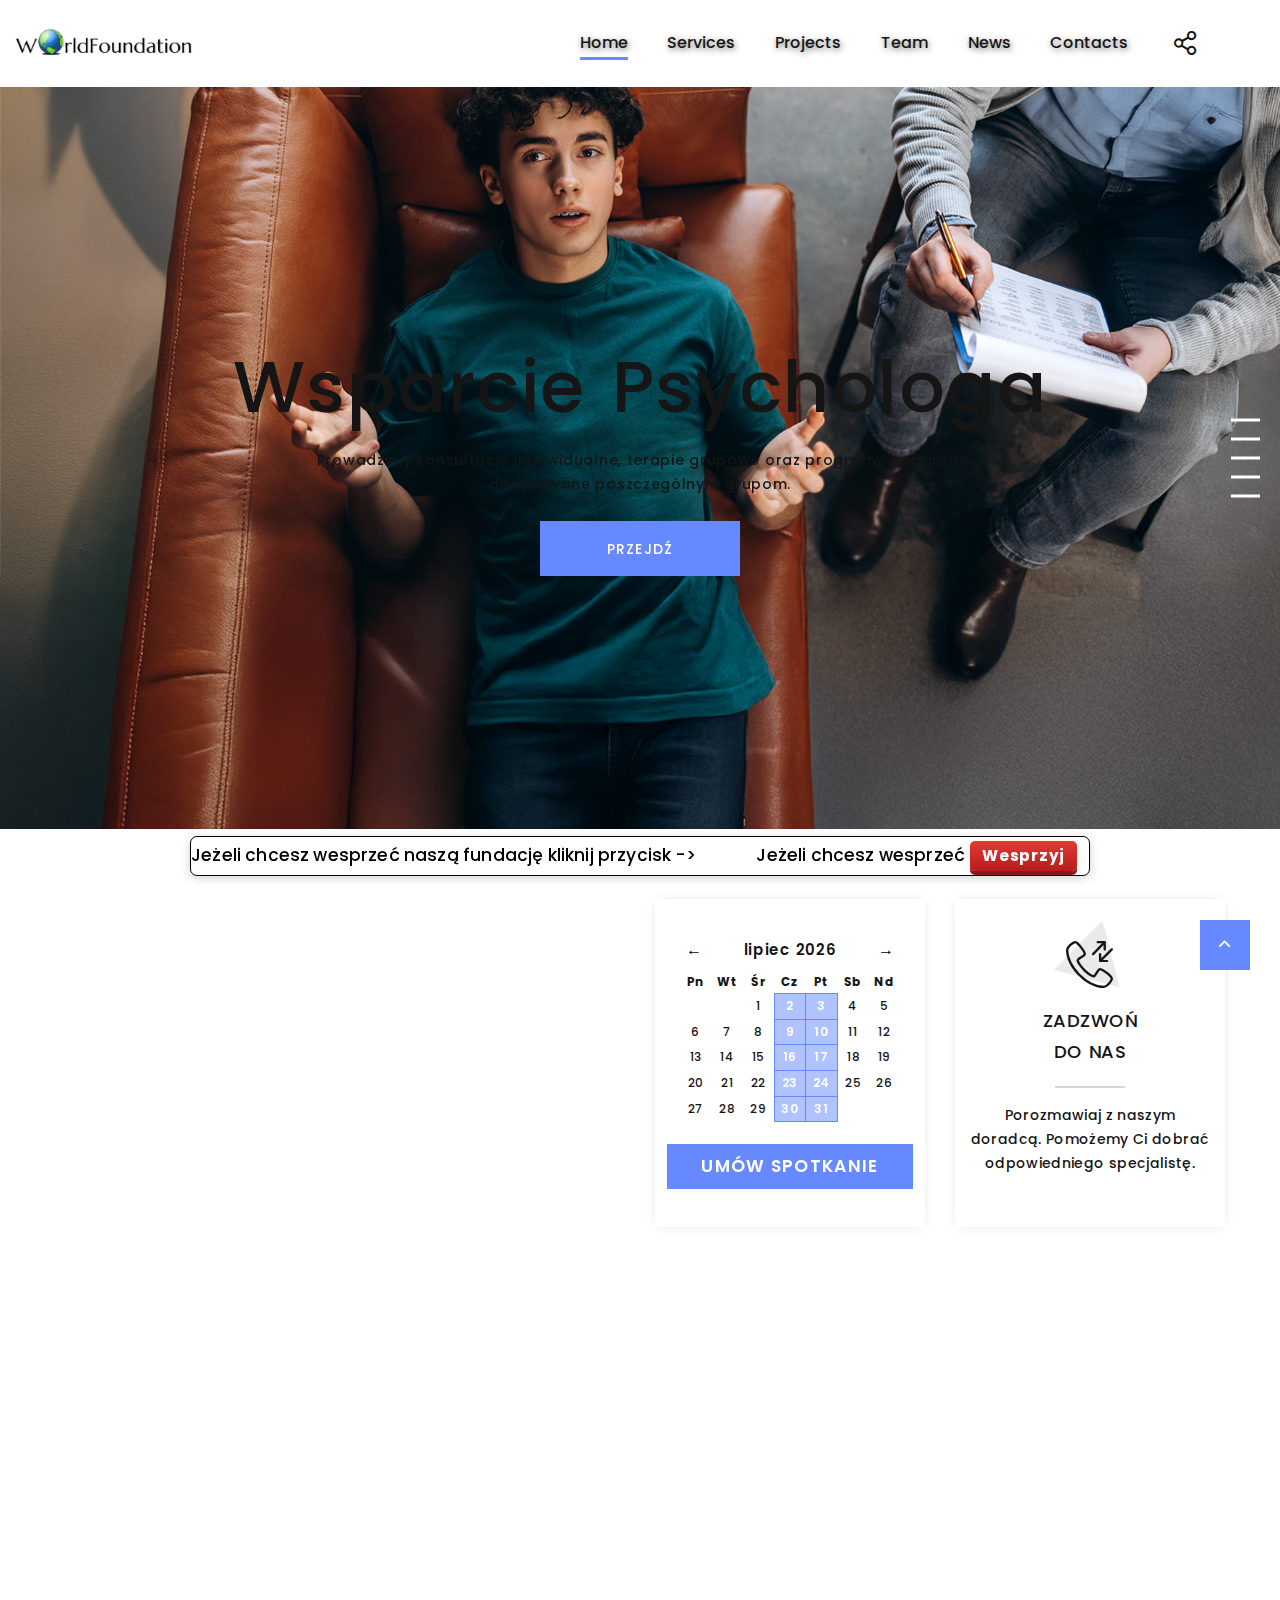
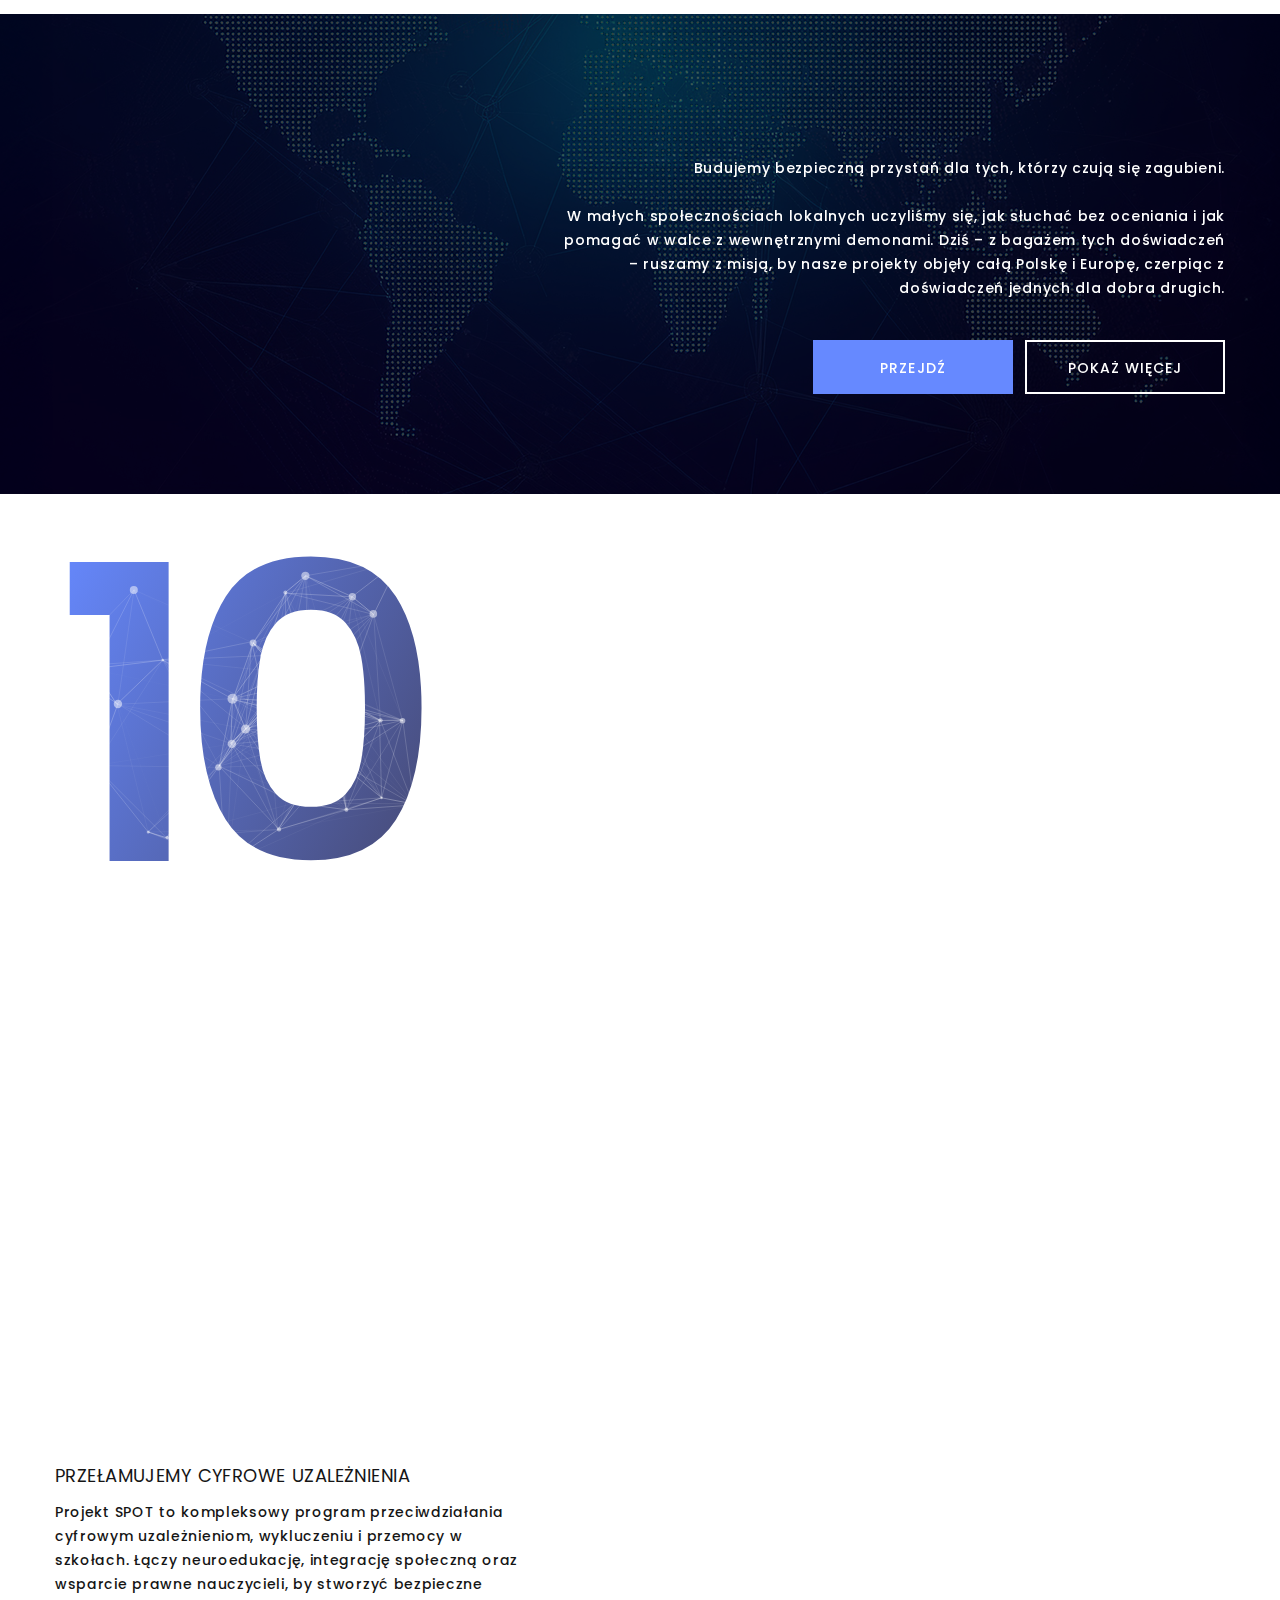
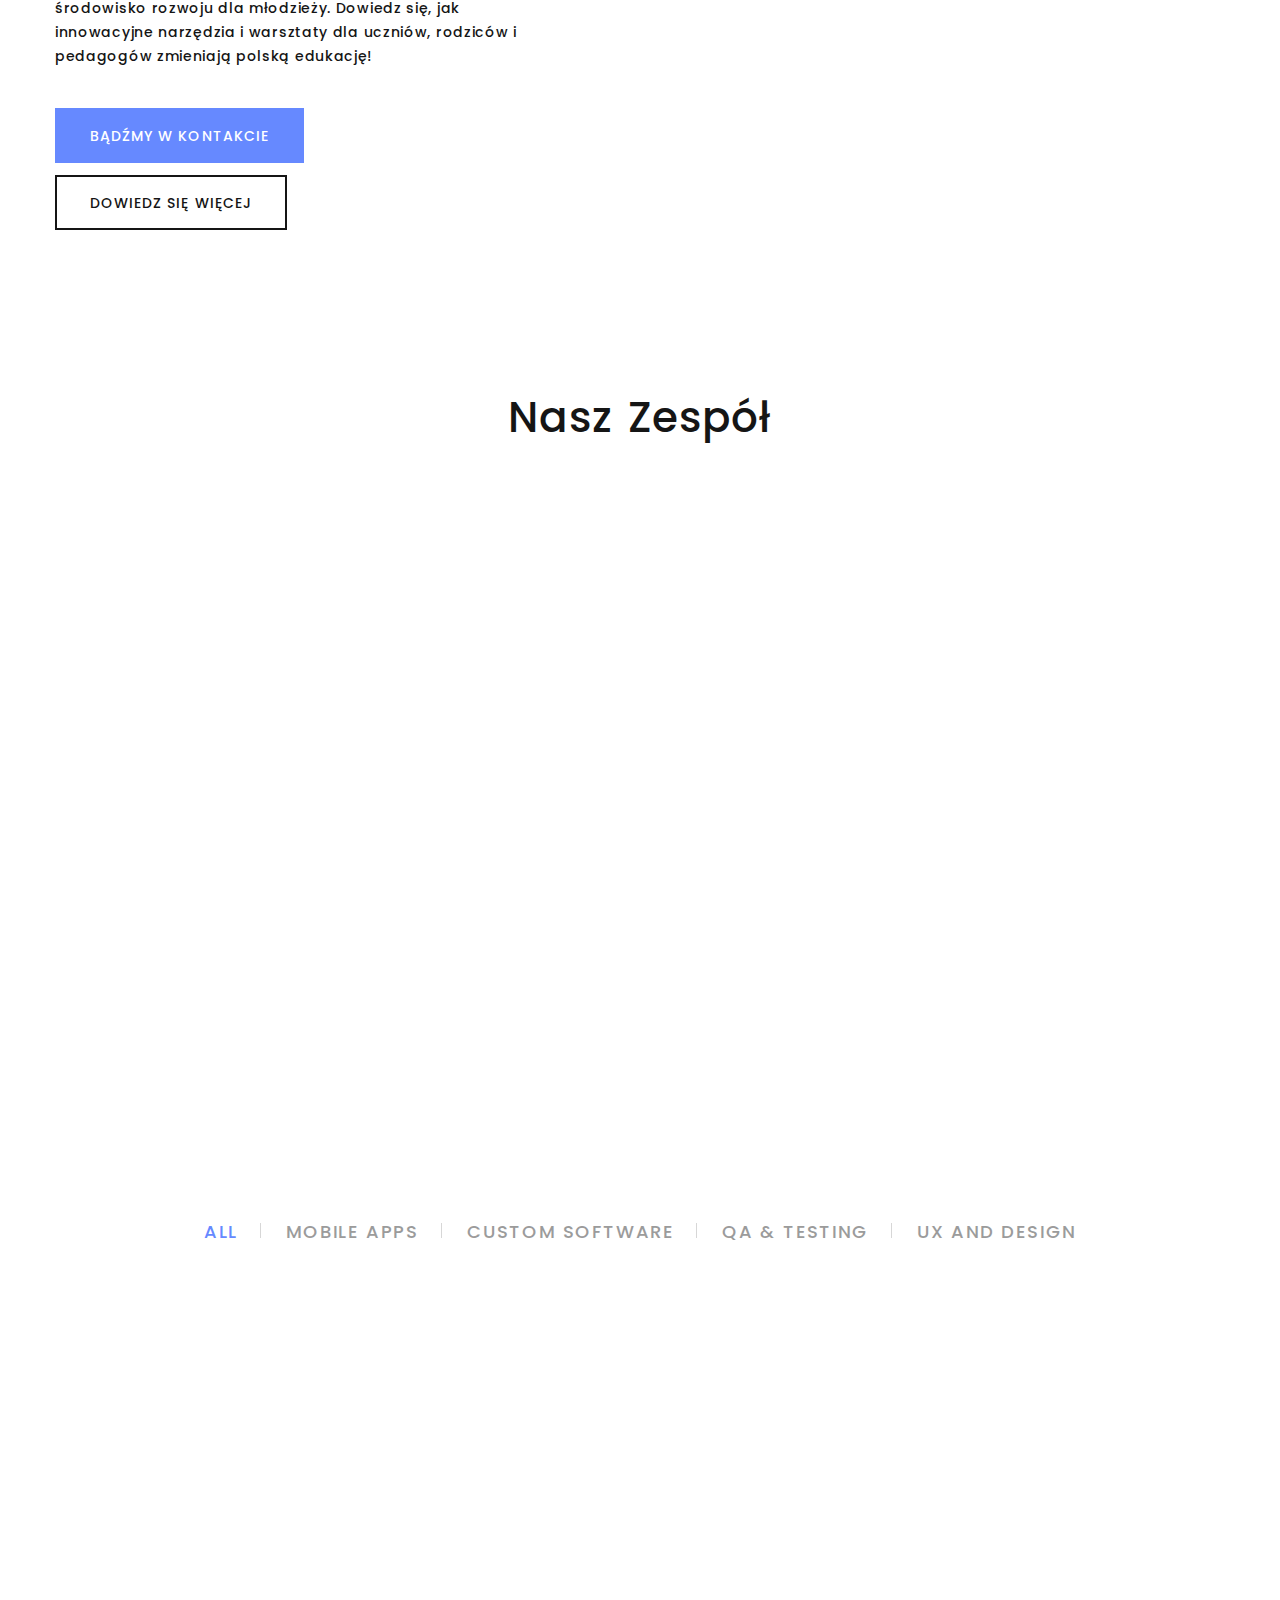
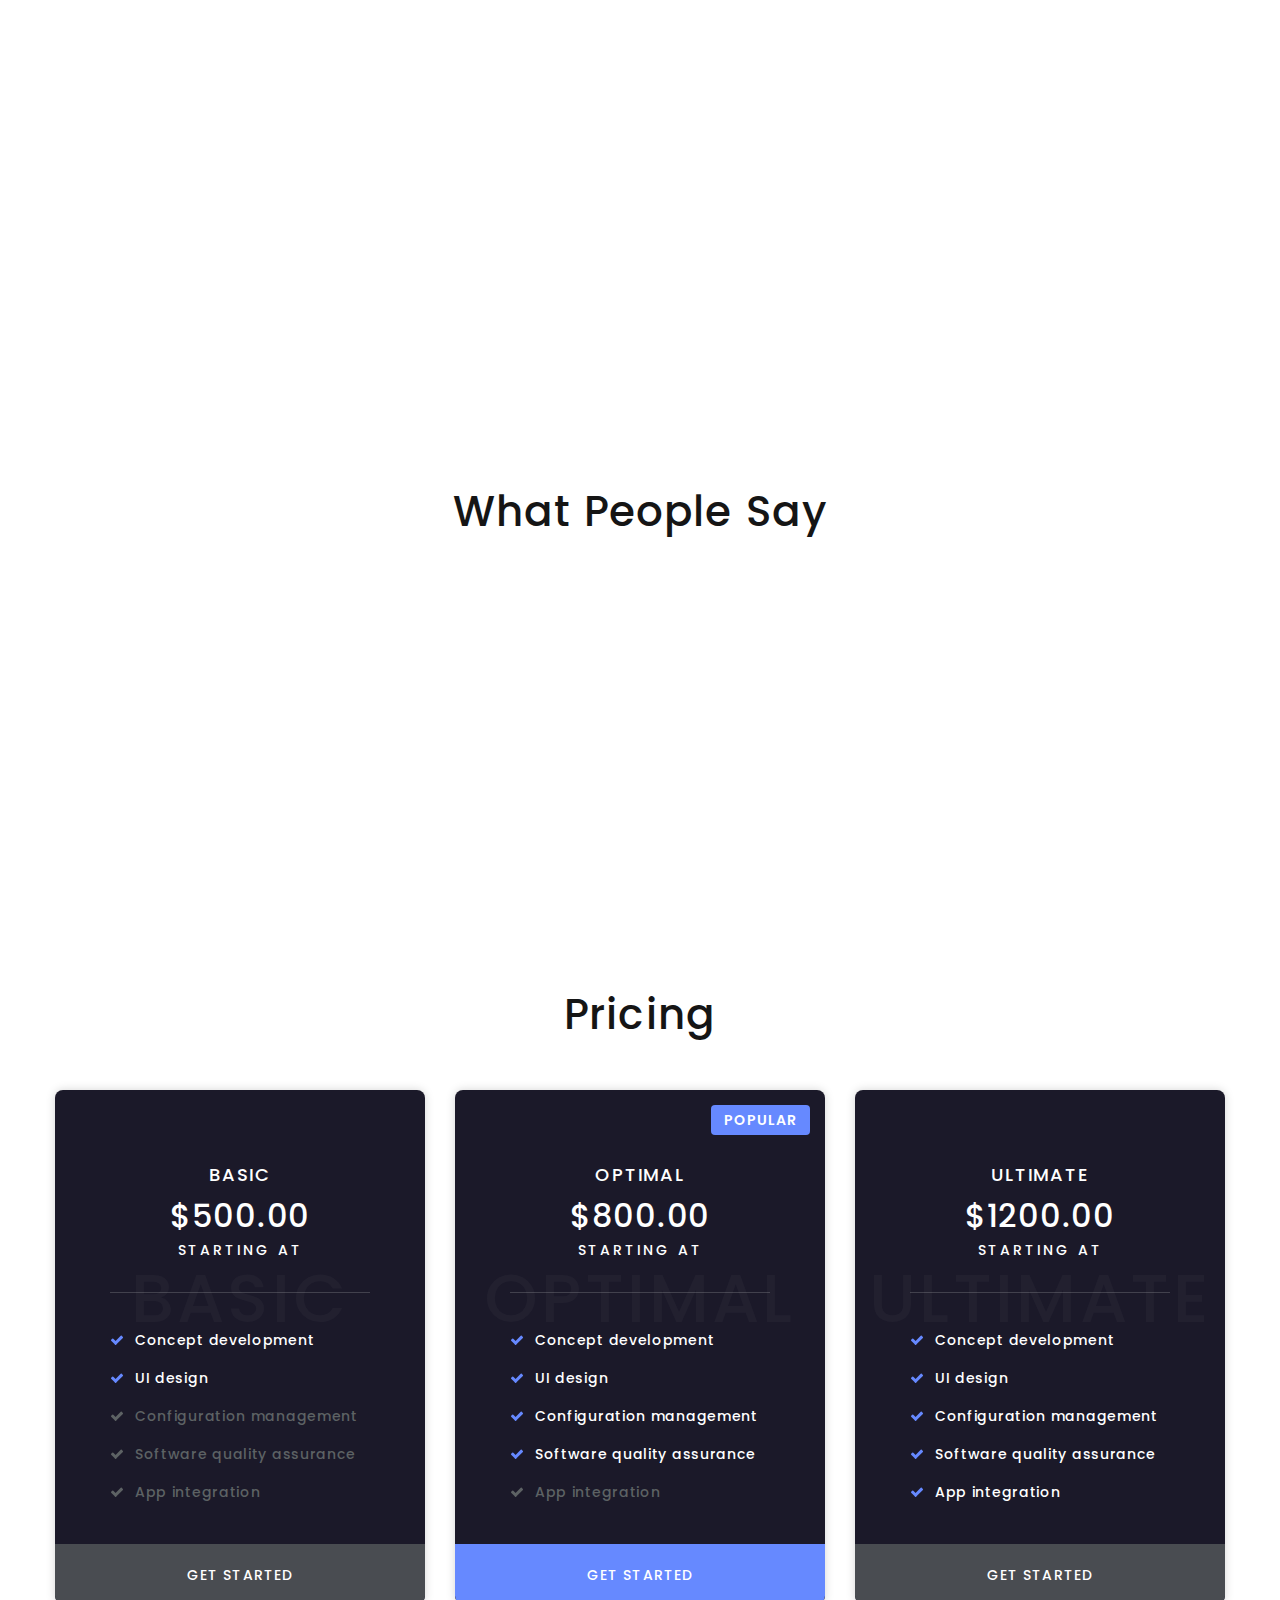
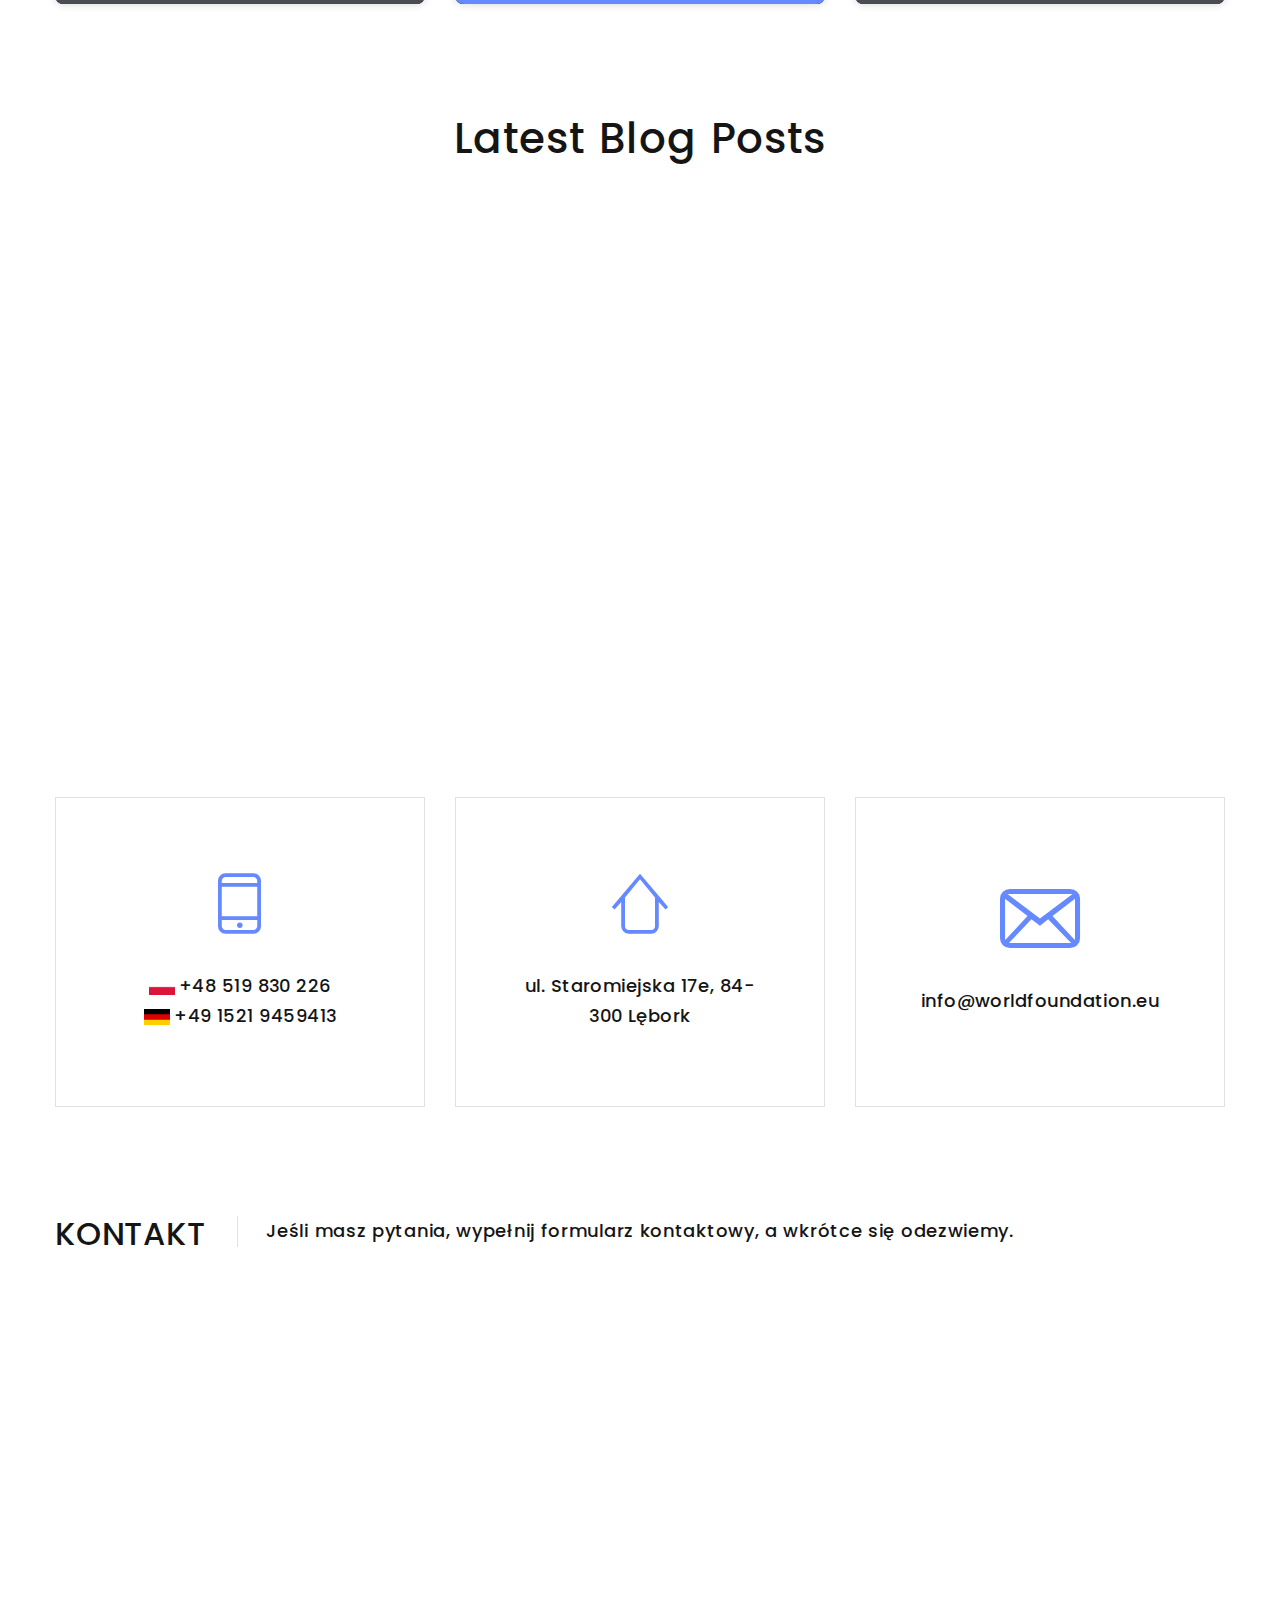
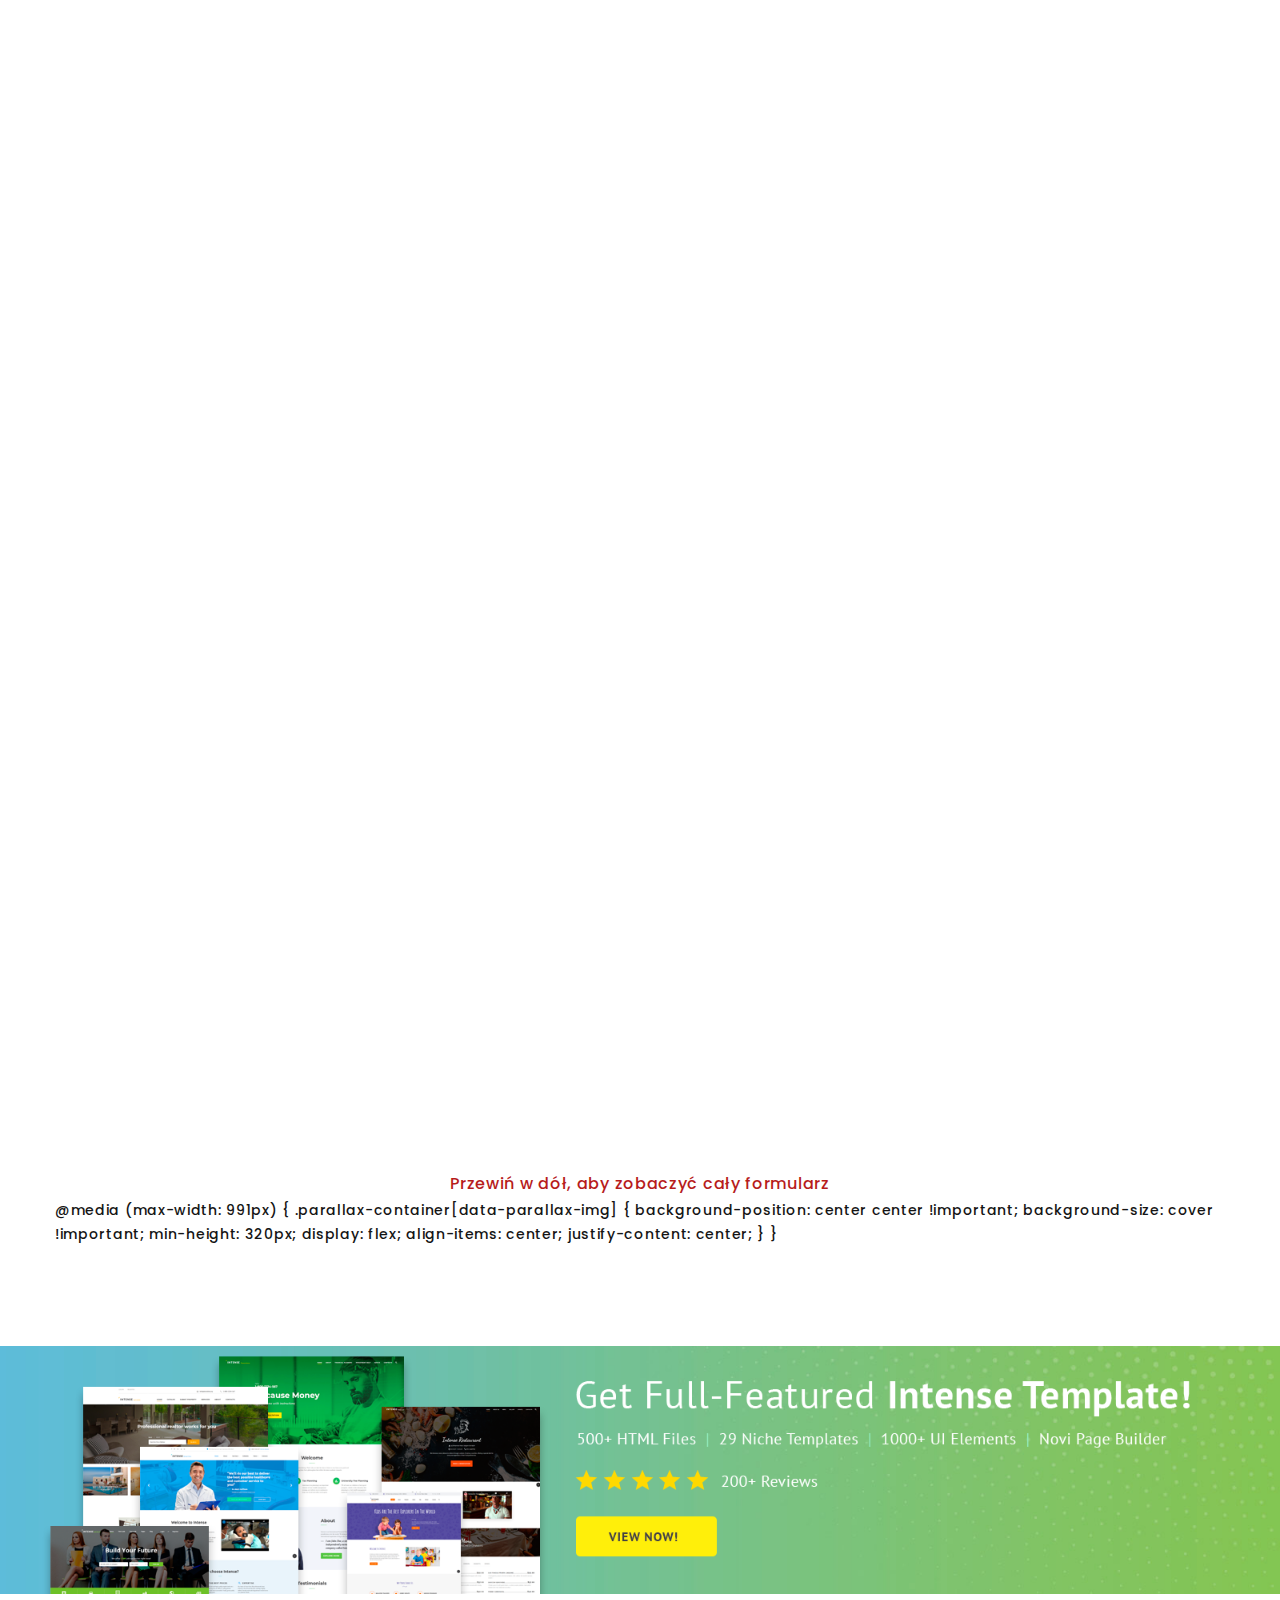
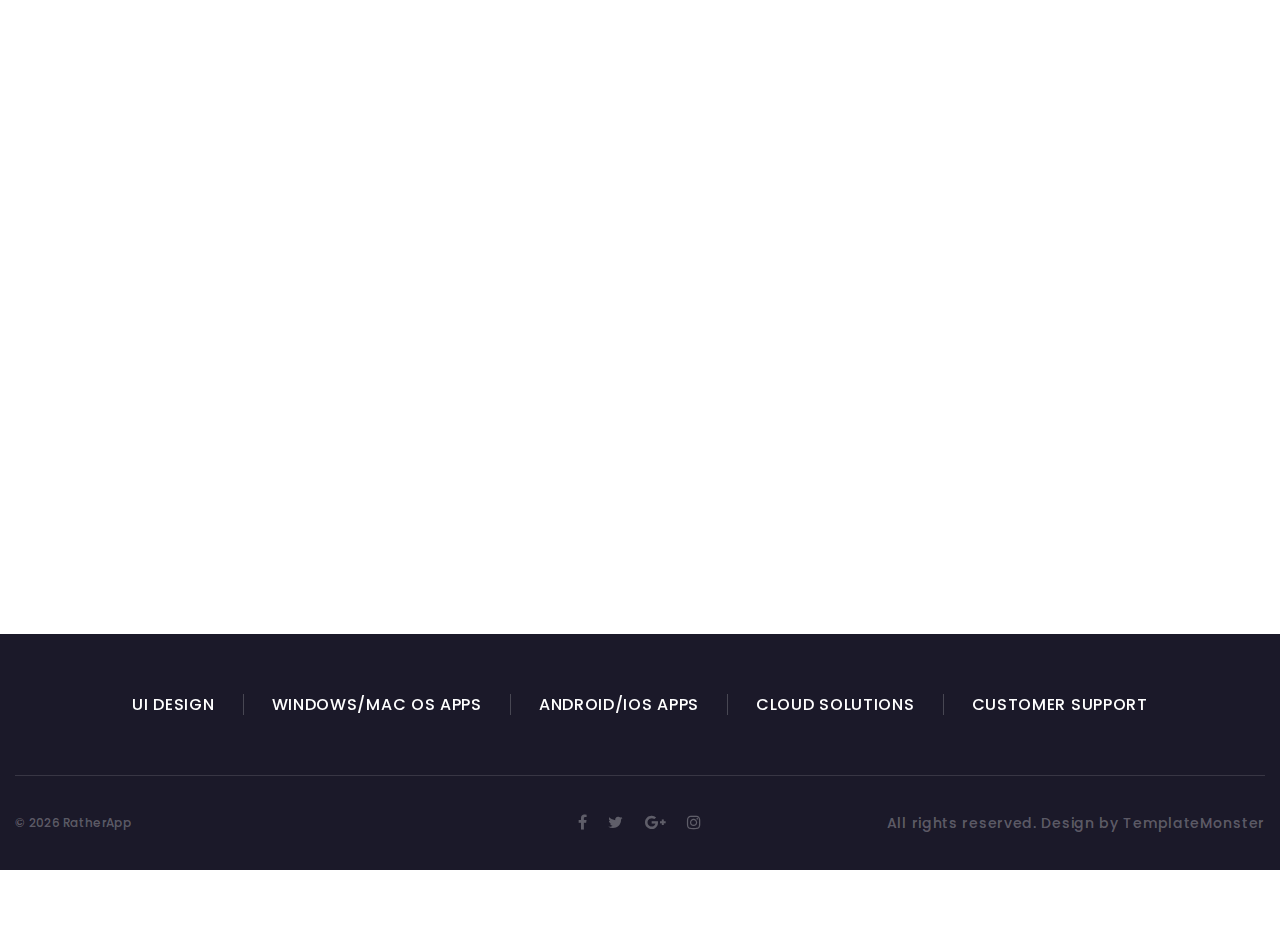
<file: index copy.html>
<!DOCTYPE html>
<html class="wide wow-animation" lang="en">
  <head>
    <title>Home</title>
    <meta name="format-detection" content="telephone=no">
    <meta name="viewport" content="width=device-width, height=device-height, initial-scale=1.0, maximum-scale=1.0, user-scalable=0">
    <meta http-equiv="X-UA-Compatible" content="IE=edge">
    <meta charset="utf-8">
    <link rel="icon" href="images/favicon.ico" type="image/x-icon">
    <!-- Stylesheets-->
    <link rel="stylesheet" type="text/css" href="//fonts.googleapis.com/css?family=Poppins:400,500,600%7CTeko:300,400,500%7CMaven+Pro:500">
    <link rel="stylesheet" href="css/bootstrap.css">
    <link rel="stylesheet" href="css/fonts.css">
    <link rel="stylesheet" href="css/style.css">
    <link rel="stylesheet" href="css/modal-jotform-mobile.css">
    <style>
      /* Duży odstęp przed WSZYSTKIMI banerami .clients-classic na wszystkich rozdzielczościach */
      .row-30 .clients-classic {
        margin-top: 60px !important;
      }
      @media (max-width: 767px) {
        .row-30 .clients-classic {
          margin-top: 48px !important;
        }
      }
    </style>
    <style>
      .rd-nav-link {
        text-shadow: 1px 2px 6px rgba(0,0,0,0.55);
      }
    </style>
    <style>.ie-panel{display: none;background: #212121;padding: 10px 0;box-shadow: 3px 3px 5px 0 rgba(0,0,0,.3);clear: both;text-align:center;position: relative;z-index: 1;} html.ie-10 .ie-panel, html.lt-ie-10 .ie-panel {display: block;}</style>
  </head>
  <body>
    <div class="ie-panel"><a href="http://windows.microsoft.com/en-US/internet-explorer/"><img src="images/ie8-panel/warning_bar_0000_us.jpg" height="42" width="820" alt="You are using an outdated browser. For a faster, safer browsing experience, upgrade for free today."></a></div>
    <div class="preloader">
      <div class="preloader-body">
        <div class="cssload-container"><span></span><span></span><span></span><span></span>
        </div>
      </div>
    </div>
    <div class="page">
      <div id="home">
        <!-- Top Banner usunięty -->
        <!-- Page Header-->
        <header class="section page-header">
          <!-- RD Navbar-->
          <div class="rd-navbar-wrap">
            <nav class="rd-navbar rd-navbar-classic" data-layout="rd-navbar-fixed" data-sm-layout="rd-navbar-fixed" data-md-layout="rd-navbar-fixed" data-md-device-layout="rd-navbar-fixed" data-lg-layout="rd-navbar-static" data-lg-device-layout="rd-navbar-fixed" data-xl-layout="rd-navbar-static" data-xl-device-layout="rd-navbar-static" data-xxl-layout="rd-navbar-static" data-xxl-device-layout="rd-navbar-static" data-lg-stick-up-offset="46px" data-xl-stick-up-offset="46px" data-xxl-stick-up-offset="46px" data-lg-stick-up="true" data-xl-stick-up="true" data-xxl-stick-up="true">
              <div class="rd-navbar-main-outer">
                <div class="rd-navbar-main">
                  <!-- RD Navbar Panel-->
                  <div class="rd-navbar-panel">
                    <!-- RD Navbar Toggle-->
                    <button class="rd-navbar-toggle" data-rd-navbar-toggle=".rd-navbar-nav-wrap"><span></span></button>
                    <!-- RD Navbar Brand-->
                    <div class="rd-navbar-brand"><a class="brand" href="index.html"><img src="images/logo/logo.png" alt="Logo" style="max-height:50px;"/></a></div>
                  </div>
                  <div class="rd-navbar-main-element">
                    <div class="rd-navbar-nav-wrap">
                      <!-- RD Navbar Share-->
                      <div class="rd-navbar-share fl-bigmug-line-share27" data-rd-navbar-toggle=".rd-navbar-share-list">
                        <ul class="list-inline rd-navbar-share-list">
                          <li class="rd-navbar-share-list-item"><a class="icon fa fa-facebook" href="#"></a></li>
                          <li class="rd-navbar-share-list-item"><a class="icon fa fa-twitter" href="#"></a></li>
                          <li class="rd-navbar-share-list-item"><a class="icon fa fa-google-plus" href="#"></a></li>
                          <li class="rd-navbar-share-list-item"><a class="icon fa fa-instagram" href="#"></a></li>
                        </ul>
                      </div>
                      <ul class="rd-navbar-nav">
                        <li class="rd-nav-item active"><a class="rd-nav-link" href="#home">Home</a></li>
                        <li class="rd-nav-item"><a class="rd-nav-link" href="#services">Services</a></li>
                        <li class="rd-nav-item"><a class="rd-nav-link" href="#projects">Projects</a></li>
                        <li class="rd-nav-item"><a class="rd-nav-link" href="#team">Team</a></li>
                        <li class="rd-nav-item"><a class="rd-nav-link" href="#news">News</a></li>
                        <li class="rd-nav-item"><a class="rd-nav-link" href="#contacts">Contacts</a></li>
                      </ul>
                    </div>
                  </div>
                </div>
              </div>
            </nav>
          </div>
        </header>

        <!-- Swiper-->
        <section class="section swiper-container swiper-slider swiper-slider-classic" data-loop="true" data-autoplay="4859" data-simulate-touch="true" data-direction="vertical" data-nav="false">
          <div class="swiper-wrapper text-center">
            <div class="swiper-slide" data-slide-bg="images/banery/221.png">
              <div class="swiper-slide-caption section-md">
                <div class="container">
                  <h1 data-caption-animate="fadeInLeft" data-caption-delay="0">Wsparcie psychologa</h1>
                  <p class="text-width-large" data-caption-animate="fadeInRight" data-caption-delay="100">Prowadzimy konsultacje indywidualne, terapie grupowe oraz programy wsparcia dedykowane poszczególnym grupom.</p><a class="button button-primary button-ujarak" href="#modalCta" data-toggle="modal" data-caption-animate="fadeInUp" data-caption-delay="200">PRZEJDŹ</a>
                </div>
              </div>
            </div>
            <div class="swiper-slide" data-slide-bg="images/banery/20.png">
              <div class="swiper-slide-caption section-md">
                <div class="container">
                  <h1 data-caption-animate="fadeInLeft" data-caption-delay="0">Budowanie świadomości</h1>
                  <p class="text-width-large" data-caption-animate="fadeInRight" data-caption-delay="100">Program cyfrowych uzależnień, oraz inne programy budujące świadomość i mechanizmy obronne dla zafrożeń dzisiajszej cywilizacji.</p><a class="button button-primary button-ujarak" href="#modalCta" data-toggle="modal" data-caption-animate="fadeInUp" data-caption-delay="200">PRZEJDŹ</a>
                </div>
              </div>
            </div>
            <div class="swiper-slide" data-slide-bg="images/banery/22.png">
              <div class="swiper-slide-caption section-md">
                <div class="container">
                  <h1 data-caption-animate="fadeInLeft" data-caption-delay="0">Nie jesteś Sam</h1>
                  <p class="text-width-large" data-caption-animate="fadeInRight" data-caption-delay="100">Wsparcie dla rodziców samotnie wychowujących dzieci, oraz doświadczających alenacji rodzicielskiej</p><a class="button button-primary button-ujarak" href="#modalCta" data-toggle="modal" data-caption-animate="fadeInUp" data-caption-delay="200">PRZEJDŹ</a>
                </div>
              </div>
            </div>
            <div class="swiper-slide" data-slide-bg="images/banery/23.png">
              <div class="swiper-slide-caption section-md">
                <div class="container">
                  <h1 data-caption-animate="fadeInLeft" data-caption-delay="0"> Dołącz do nas </h1>
                  <p class="text-width-large" data-caption-animate="fadeInRight" data-caption-delay="100">Organizujemy wydarzenia integracyjne, spotkania tematyczne oraz projekty społeczne, które mają na celu budowanie więzi i wzmacnianie lokalnych społeczności.</p><a class="button button-primary button-ujarak" href="#modalCta" data-toggle="modal" data-caption-animate="fadeInUp" data-caption-delay="200">PRZEJDŹ</a>
                </div>
              </div>
            </div>
            <div class="swiper-slide" data-slide-bg="images/banery/24.png">
              <div class="swiper-slide-caption section-md">
                <div class="container">
                  <h1 data-caption-animate="fadeInLeft" data-caption-delay="0">Wsparcie dla weteranów</h1>
                  <p class="text-width-large" data-caption-animate="fadeInRight" data-caption-delay="100">Wspieramy weteranów oraz ich rodziny poprzez dedykowane programy wsparcia, konsultacje oraz działania na rzecz poprawy jakości życia po służbie.</p><a class="button button-primary button-ujarak" href="#modalCta" data-toggle="modal" data-caption-animate="fadeInUp" data-caption-delay="200">PRZEJDŹ</a>
                </div>
              </div>
            </div>
          </div>
          <!-- Swiper Pagination-->
          <div class="swiper-pagination__module">
            <div class="swiper-pagination__fraction"><span class="swiper-pagination__fraction-index">00</span><span class="swiper-pagination__fraction-divider">/</span><span class="swiper-pagination__fraction-count">00</span></div>
            <div class="swiper-pagination__divider"></div>
            <div class="swiper-pagination"></div>
          </div>
        </section>

      </div>
      <!-- See all services-->
      <section class="section section-sm section-first bg-default text-center" id="services">
        <div class="container">
          <div class="row row-30 justify-content-center">
            <div class="col-md-7 col-lg-5 col-xl-6 text-lg-left wow fadeInUp">
              <!-- ZAMIANA OBRAZKA NA WIDEO -->
              <video class="video-responsive" controls style="box-shadow: 0 8px 32px 0 rgba(0,0,0,0.25), 0 1.5px 6px 0 rgba(0,0,0,0.15); border: 2px solid #888; width: 100%; max-width: 415px; height: auto; display: block; margin: 0 auto;">
                <source src="video/1.mp4" type="video/mp4">
                Twoja przeglądarka nie obsługuje tagu wideo.
              </video>
            </div>
            <div class="col-lg-7 col-xl-6">
              <div class="row row-50 banners-row-desktop">
<style>
  @media (min-width: 768px) {
    .banners-row-desktop {
      margin-top: -30px !important;
    }
  }
</style>
                <div class="col-sm-6 wow fadeInRight">
                  <article class="box-icon-modern box-icon-modern-custom" style="display:flex;flex-direction:column;align-items:center;justify-content:flex-start;height:100%;min-height:220px;">
                    <div style="width:100%;display:flex;flex-direction:column;align-items:center;justify-content:flex-start;gap:10px;">
                      
                      <div id="customCalendar" style="margin-bottom:0;margin-top:0;"></div>
<a class="button button-primary button-ujarak" href="#modalJotform" data-toggle="modal" style="margin-top:8px;padding:10px 32px;font-size:1.08rem;line-height:1.2;border:2px solid #6689ff;background:#6689ff;color:#fff;font-weight:600;box-shadow:0 2px 8px rgba(102,137,255,0.08);transition:all 0.25s cubic-bezier(.4,0,.2,1);">umów spotkanie</a>
 
</style>

      <div class="modal fade" id="modalJotform" tabindex="-1" role="dialog" aria-hidden="true">
        <div class="modal-dialog modal-lg" role="document">
          <div class="modal-content">
            <div class="modal-header" style="border-bottom:0;padding-bottom:0;">
              <!-- Nagłówek usunięty na życzenie użytkownika -->
              <button type="button" class="close" data-dismiss="modal" aria-label="Close" style="font-size:2rem;line-height:1;">
                <span aria-hidden="true">&times;</span>
              </button>
            </div>
            <div class="modal-body" style="padding-top:0;">
              <iframe src="https://form.jotform.com/252093972951364" width="100%" height="650" frameborder="0" style="border:none;overflow:auto;"></iframe>
            </div>
          </div>
        </div>
      </div>
                      <script>
                        function renderCalendar(containerId) {
                          const container = document.getElementById(containerId);
                          if (!container) return;
                          const today = new Date();
                          let year = today.getFullYear();
                          let month = today.getMonth();
                          function getMonthName(m) {
                            return new Date(year, m).toLocaleString('pl-PL', { month: 'long' });
                          }
                          function draw() {
                            let firstDay = new Date(year, month, 1);
                            let lastDay = new Date(year, month + 1, 0);
                            let startDay = firstDay.getDay();
                            if (startDay === 0) startDay = 7; // niedziela na koniec
                            let daysInMonth = lastDay.getDate();
                            let html = '<div style="display:flex;justify-content:space-between;align-items:center;margin-bottom:6px;max-width:220px;margin-left:auto;margin-right:auto;">'+
                              '<button id="calPrev" style="background:none;border:none;font-size:16px;">&#8592;</button>'+
                              '<span style="font-weight:600;font-size:15px;">'+getMonthName(month)+' '+year+'</span>'+
                              '<button id="calNext" style="background:none;border:none;font-size:16px;">&#8594;</button>'+
                              '</div>';
                            html += '<table style="width:100%;max-width:220px;margin:auto;text-align:center;font-size:12px;table-layout:fixed;">';
                            html += '<thead><tr>';
                            const days = ['Pn','Wt','Śr','Cz','Pt','Sb','Nd'];
                            for (let d of days) html += '<th style="padding:1px 0;">'+d+'</th>';
                            html += '</tr></thead><tbody><tr>';
                            let dayOfWeek = startDay === 1 ? 1 : 1 - (startDay - 1);
                            for (let i = 0; i < 42; i++, dayOfWeek++) {
                              let d = new Date(year, month, dayOfWeek);
                              let isCurrentMonth = d.getMonth() === month;
                              let style = 'padding:2px 0;';
                              let btn = document.querySelector('.button-primary');
                              let btnColor = btn ? getComputedStyle(btn).backgroundColor : '#0069d9';
                              if (isCurrentMonth && (d.getDay() === 4 || d.getDay() === 5)) style += 'background:'+btnColor+';color:#fff;font-weight:600;opacity:0.5;border:1.5px solid '+btnColor+';';
                              if (!isCurrentMonth) style += 'color:#bbb;';
                              html += '<td style="'+style+'">'+(isCurrentMonth?d.getDate():'')+'</td>';
                              if ((i+1)%7===0 && i<41) html+='</tr><tr>';
                            }
                            html += '</tr></tbody></table>';
                            container.innerHTML = html;
                            document.getElementById('calPrev').onclick = function(){ month--; if(month<0){month=11;year--;} draw(); };
                            document.getElementById('calNext').onclick = function(){ month++; if(month>11){month=0;year++;} draw(); };
                          }
                          draw();
                        }
                        document.addEventListener('DOMContentLoaded', function(){
                          renderCalendar('customCalendar');
                        });
                      </script>
                    </div>
                  </article>
                </div>
                <div class="col-sm-6 wow fadeInRight" data-wow-delay=".1s">
                  <article class="box-icon-modern box-icon-modern-2">
                    <div class="box-icon-modern-icon linearicons-phone-in-out"></div>
                    <h5 class="box-icon-modern-title"><a href="#contact-info">ZADZWOŃ<br>DO NAS</a></h5>
                    <div class="box-icon-modern-decor"></div>
                    <p class="box-icon-modern-text">Porozmawiaj z naszym doradcą. Pomożemy Ci dobrać odpowiedniego specjalistę. </p>
                  </article>
                </div>
                <div class="col-sm-6 wow fadeInRight" data-wow-delay=".2s">
                  <article class="box-icon-modern box-icon-modern-2">
                    <div class="box-icon-modern-icon linearicons-envelope"></div>
                    <h5 class="box-icon-modern-title"><a href="#modalCta" data-toggle="modal">NAPISZ<br>DO NAS</a></h5>
                    <div class="box-icon-modern-decor"></div>
                    <p class="box-icon-modern-text">Skorzystaj z naszego formularza kontaktowego.</p>
                  </article>
                </div>
                <div class="col-sm-6 wow fadeInRight" data-wow-delay=".3s">
                  <article class="box-icon-modern box-icon-modern-2">
                    <div class="box-icon-modern-icon linearicons-users"></div>
<h5 class="box-icon-modern-title"><a href="#modalWsparcie" data-toggle="modal">GRUPA<br>WSPARCIA</a></h5>
<!-- Modal GRUPA WSPARCIA -->
<div class="modal fade" id="modalWsparcie" tabindex="-1" role="dialog" aria-hidden="true">
  <div class="modal-dialog modal-lg" role="document">
    <div class="modal-content" style="border-radius:16px;overflow:hidden;">
      <div class="modal-header" style="border-bottom:0;padding-bottom:0;background:#6689ff;color:#fff;">
        <h4 class="modal-title" style="font-weight:600;font-size:1.35rem;">Prośba o dodanie do grupy wsparcia</h4>
        <button type="button" class="close" data-dismiss="modal" aria-label="Close" style="font-size:2rem;line-height:1;color:#fff;opacity:0.8;">
          <span aria-hidden="true">&times;</span>
        </button>
      </div>
      <div class="modal-body" style="padding-top:0;">
        <form id="supportGroupForm" style="max-width:400px;margin:auto;">
          <div class="form-group">
            <label for="wsparcieName" style="font-weight:500;color:#222;">Imię / nick</label>
            <input type="text" class="form-control" id="wsparcieName" name="wsparcieName" placeholder="Wpisz imię lub nick" style="border-radius:8px;border:2px solid #6689ff;">
          </div>
          <div class="form-group">
            <label for="wsparciePhone" style="font-weight:500;color:#222;">Numer telefonu</label>
            <input type="text" class="form-control" id="wsparciePhone" name="wsparciePhone" placeholder="Wpisz swój numer" style="border-radius:8px;border:2px solid #6689ff;">
          </div>
          <button type="submit" class="button button-primary button-ujarak" style="width:100%;margin-top:18px;font-size:1.1rem;">Wyślij</button>
        </form>
      </div>
    </div>
  </div>
</div>
                    <div class="box-icon-modern-decor"></div>
                    <p class="box-icon-modern-text">Dołącz do naszej Grupy wsparci na whatsapp.</p>
                  </article>
                </div>
              </div>
            </div>
          </div>

        </div>
      </section>
<style>
  .video-responsive {
    width: 100% !important;
    max-width: 415px;
    height: auto !important;
    display: block;
    margin: 0 auto;
  }
  /* Modal GRUPA WSPARCIA - responsywny na wszystkie urządzenia */
  @media (max-width: 991px) {
    #modalWsparcie .modal-dialog {
      max-width: 98vw;
      width: 98vw;
      margin: 0 auto;
    }
    #modalWsparcie .modal-content {
      min-height: 60vh;
    }
    #modalWsparcie iframe {
      min-height: 400px;
      height: 60vh;
      width: 100%;
    }
  }
  @media (min-width: 992px) {
    #modalWsparcie .modal-dialog {
      max-width: 800px;
    }
    #modalWsparcie iframe {
      min-height: 500px;
      height: 650px;
    }
  }
  @media (max-width: 767px) {
    .video-responsive {
      max-width: 100vw !important;
      width: 100vw !important;
      box-sizing: border-box;
    }
    .col-md-7.col-lg-5.col-xl-6.text-lg-left.wow.fadeInUp {
      padding-left: 0 !important;
      padding-right: 0 !important;
      margin-left: 0 !important;
      margin-right: 0 !important;
    }
    .counter-amy-title.center-mobile, .counter-amy-number.center-mobile {
      text-align: center !important;
      width: 100%;
      display: block;
      margin-left: auto !important;
      margin-right: auto !important;
    }
    .counter-amy-title.center-mobile.space-bottom {
      margin-bottom: 18px !important;
    }
  }
</style>

      <!-- Cta-->
      <section class="section section-fluid bg-default">
        <div class="parallax-container" data-parallax-img="images/banery/c2.png" style="background-position: center center !important; background-size: cover !important;">
          <div class="parallax-content section-xl context-dark bg-overlay-68 bg-mobile-overlay">
            <div class="container">
              <div class="row row-30 justify-content-end text-right">
                <div class="col-sm-7">
                  <h3 class="wow fadeInLeft">O Nas</h3>
                  <div id="about-main-text">
                    Budujemy bezpieczną przystań dla tych, którzy czują się zagubieni.<br><br>
W małych społecznościach lokalnych uczyliśmy się, jak słuchać bez oceniania i jak pomagać w walce z wewnętrznymi demonami. Dziś – z bagażem tych doświadczeń – ruszamy z misją, by nasze projekty objęły całą Polskę i Europę, czerpiąc z doświadczeń jednych dla dobra drugich.
                  </div>
                  <div id="about-extra-text" style="max-height:0;overflow:hidden;transition:max-height 0.5s cubic-bezier(.4,0,.2,1);font-size:1.08rem;line-height:1.7;padding-top:0;">
                    <b>Specjalizujemy się w dwóch głównych obszarach:</b><br>
po pierwsze, w pomocy młodym ludziom, szczególnie nastolatkom, zagrożonym samotnością w cyfrowym świecie, uzależnieniami od technologii i poczuciem wykluczenia.<br>
Po drugie – w wspieraniu rodziców w radzeniu sobie z wyzwaniami wychowawczymi.
                  </div>
                  <div class="group-sm group-middle group justify-content-end">
                    <a class="button button-primary button-ujarak" href="#modalCta" data-toggle="modal">PRZEJDŹ</a>
                    <a class="button button-white-outline button-ujarak" href="#" id="about-learn-more-btn">Pokaż więcej</a>
                  </div>
                  <script>
                    (function(){
                      var btn = document.getElementById('about-learn-more-btn');
                      var extra = document.getElementById('about-extra-text');
                      var expanded = false;
                      btn.addEventListener('click', function(e){
                        e.preventDefault();
                        expanded = !expanded;
                        if(expanded){
                          extra.style.maxHeight = extra.scrollHeight + 40 + 'px';
                          btn.textContent = 'Pokaż mniej';
                        }else{
                          extra.style.maxHeight = '0';
                          btn.textContent = 'Pokaż więcej';
                        }
                      });
                    })();
                  </script>
                </div>
              </div>
            </div>
          </div>
        </div>
      </section>

  

      <!-- Years of experience-->
      <section class="section section-sm bg-default">
        <div class="container">
          <div class="row row-30 row-xl-24 justify-content-center align-items-center align-items-lg-start text-left">
            <div class="col-md-6 col-lg-5 col-xl-4 text-center">
              <a class="text-img" href="#">
                <div id="particles-js"></div><span class="counter">10</span>
              </a>
            </div>
            <div class="col-sm-8 col-md-6 col-lg-5 col-xl-4">
              <div class="text-width-extra-small offset-top-lg-24 wow fadeInUp">
                <h3 class="title-decoration-lines-left">Lat Doświadczenia</h3>
                <p class="text-gray-500">Fundacja skupia zespół doświadczonych specjalistów i profesjonalistów, którzy od wielu lat niosą innym wsparcie i dzielą się zdobytą wiedzą. <br>Twoje zaangażowanie również ma moc sprawczą! Każdy gest wsparcia - finansowy, czasowy czy merytoryczny - to cegiełka w budowaniu systemu pomocy, który nie zostawia nikogo samego.</p>
                <!-- Przycisk usunięty z tego miejsca na mobile -->
                <a class="button button-secondary button-pipaluk d-none d-md-inline-block" href="#modalCta" data-toggle="modal"><i class="fa fa-piggy-bank" aria-hidden="true" style="margin-right:7px;"></i>Zapraszamy do współpracy</a>
              </div>
            </div>
            <div class="col-sm-10 col-md-8 col-lg-6 col-xl-4 wow fadeInRight" data-wow-delay=".1s">
              <div class="row justify-content-center offset-top-xl-26">
                <div class="col-9 col-sm-6">
                  <div class="counter-amy">
                    <div class="counter-amy-number"><span class="counter" data-speed="1200">4</span>
                    </div>
                    <h6 class="counter-amy-title">Aktywne Projekty</h6>
                  </div>
                </div>
                <div class="col-9 col-sm-6">
                  <div class="counter-amy">
                    <div class="counter-amy-number"><span class="counter" data-speed="1200">10</span>
                    </div>
                    <h6 class="counter-amy-title">KONSULTANTÓW</h6>
                  </div>
                </div>
                <div class="col-9 col-sm-6">
                  <div class="counter-amy">
                    <h6 class="counter-amy-title center-mobile space-bottom" style="margin-bottom:0.5em;">JUŻ PONAD</h6>
                    <div class="desktop-gap" style="display:none;"></div>
                    <div class="counter-amy-number center-mobile" style="margin-left:-35px;"><span class="counter">200</span></div>
                    <h6 class="counter-amy-title center-mobile">OSÓB SKORZYSTAŁO Z NASZEJ POMOCY</h6>
                  </div>
                </div>
              </div>
            </div>
            <!-- Przycisk mobilny przeniesiony tutaj -->
            <div class="w-100 d-block d-md-none"></div>
            <div class="col-12 text-center d-block d-md-none" style="margin-bottom:18px;">
              <a class="button button-secondary button-pipaluk" href="#modalCta" data-toggle="modal"><i class="fa fa-piggy-bank" aria-hidden="true" style="margin-right:7px;"></i>Zapraszamy do współpracy</a>
            </div>
            <div class="col-lg-6 col-xl-12 align-self-center">
              <div class="row border-2-column justify-content-center banners-separator" style="position:relative;z-index:2;">
                <div class="col-sm-6 col-md-5 col-lg-6 col-xl-3 wow fadeInLeft" style="position:relative;z-index:2;">
                  <div class="clients-classic" style="position:relative;display:block;background:#fff;z-index:2;">
                    <span style="position:absolute;left:0;right:0;bottom:0;height:40px;display:flex;align-items:center;justify-content:center;color:#6689ff;font-weight:600;font-size:1.25rem;border-radius:0 0 12px 12px;letter-spacing:2px;box-shadow:0 2px 8px rgba(0,0,0,0.08);text-align:center;width:100%;white-space:normal;overflow-wrap:break-word;word-break:break-word;padding:0 12px;line-height:1.35;text-transform:uppercase;font-family:'Teko',Arial,sans-serif;z-index:2;">Nowych Patronów</span>
                  </div>
                </div>
                <div class="col-sm-6 col-md-5 col-lg-6 col-xl-3 wow fadeInLeft" data-wow-delay=".1s" style="position:relative;z-index:2;">
                  <div class="clients-classic" style="position:relative;display:block;background:#fff;z-index:2;">
                    <span style="position:absolute;left:0;right:0;bottom:0;height:40px;display:flex;align-items:center;justify-content:center;color:#6689ff;font-weight:600;font-size:1.25rem;border-radius:0 0 12px 12px;letter-spacing:2px;box-shadow:0 2px 8px rgba(0,0,0,0.08);text-align:center;width:100%;white-space:normal;overflow-wrap:break-word;word-break:break-word;padding:0 12px;line-height:1.35;text-transform:uppercase;font-family:'Teko',Arial,sans-serif;z-index:2;">Foundrusherów</span>
                  </div>
                </div>
                <div class="col-sm-6 col-md-5 col-lg-6 col-xl-3 wow fadeInLeft" data-wow-delay=".2s" style="position:relative;z-index:2;">
                  <div class="clients-classic" style="position:relative;display:block;background:#fff;z-index:2;">
                    <span style="position:absolute;left:0;right:0;bottom:0;height:40px;display:flex;align-items:center;justify-content:center;color:#6689ff;font-weight:600;font-size:1.25rem;border-radius:0 0 12px 12px;letter-spacing:2px;box-shadow:0 2px 8px rgba(0,0,0,0.08);text-align:center;width:100%;white-space:normal;overflow-wrap:break-word;word-break:break-word;padding:0 12px;line-height:1.35;text-transform:uppercase;font-family:'Teko',Arial,sans-serif;z-index:2;">Psychologów</span>
                  </div>
                </div>
                <div class="col-sm-6 col-md-5 col-lg-6 col-xl-3 wow fadeInLeft" data-wow-delay=".3s" style="position:relative;z-index:2;">
                  <div class="clients-classic" style="position:relative;display:block;background:#fff;z-index:2;">
                    <span style="position:absolute;left:0;right:0;bottom:0;height:40px;display:flex;align-items:center;justify-content:center;color:#6689ff;font-weight:600;font-size:1.25rem;border-radius:0 0 12px 12px;letter-spacing:2px;box-shadow:0 2px 8px rgba(0,0,0,0.08);text-align:center;width:100%;white-space:normal;overflow-wrap:break-word;word-break:break-word;padding:0 12px;line-height:1.35;text-transform:uppercase;font-family:'Teko',Arial,sans-serif;z-index:2;">Wolontariuszy</span>
                  </div>
                </div>
              </div>
            </div>
          </div>
        </div>
      </section>


<!-- You dream — we embody-->
      <section class="section section-sm bg-default text-md-left">
        <div class="container">
          <div class="row row-50 align-items-center justify-content-center justify-content-xl-between">
            <div class="col-lg-6 col-xl-5 wow fadeInLeft">
              <h2>Poznaj Nasze Projekty</h2>
              <!-- Bootstrap tabs-->
              <div class="tabs-custom tabs-horizontal tabs-line tabs-line-big text-center text-md-left" id="tabs-6">
                <!-- Nav tabs-->
                <ul class="nav nav-tabs">
                  <li class="nav-item" role="presentation"><a class="nav-link nav-link-big active" href="#tabs-6-1" data-toggle="tab">01</a></li>
                  <li class="nav-item" role="presentation"><a class="nav-link nav-link-big" href="#tabs-6-2" data-toggle="tab">02</a></li>
                  <li class="nav-item" role="presentation"><a class="nav-link nav-link-big" href="#tabs-6-3" data-toggle="tab">03</a></li>
                  <li class="nav-item" role="presentation"><a class="nav-link nav-link-big" href="#tabs-6-4" data-toggle="tab">04</a></li>
                </ul>
                <!-- Tab panes-->
                <div class="tab-content">
                  <div class="tab-pane fade show active" id="tabs-6-1">
                    <h5 class="font-weight-normal">PRZEŁAMUJEMY CYFROWE UZALEŻNIENIA</h5>
                    <p>Projekt SPOT to kompleksowy program przeciwdziałania cyfrowym uzależnieniom, wykluczeniu i przemocy w szkołach. Łączy neuroedukację, integrację społeczną oraz wsparcie prawne nauczycieli, by stworzyć bezpieczne środowisko rozwoju dla młodzieży. Dowiedz się, jak innowacyjne narzędzia i warsztaty dla uczniów, rodziców i pedagogów zmieniają polską edukację!</p>
                    <div class="group-sm group-middle"><a class="button button-secondary button-pipaluk" href="#modalCta" data-toggle="modal">Bądźmy w Kontakcie</a><a class="button button-default-outline button-wapasha" href="#">Dowiedz się więcej</a></div>
                  </div>
                  <div class="tab-pane fade" id="tabs-6-2">
                    <h5 class="font-weight-normal">RODZICU NIE JESTEŚ SAM</h5>
                    <p>Samotne rodzicielstwo to wyzwanie, ale nie musisz przez to przechodzić sam.<br>
Nasz program pomaga w budowaniu dobrych relacji z dzieckiem i przełamywaniu toksycznych schematów alienacji.<br>
Walczymy z systemem, który:<br>
🛑 Narzuca sztuczne "godziny kontaktów" zamiast naturalnych relacji z dziecka z rodzicem<br>
🛑 Utrudnia uzyskanie opieki na równych warunkach dla obojga rodziców<br>
🛑 Pozwala na izolowanie dziecka od kochającego rodzica<br>
Oferujemy:<br>
✅ Pomoc prawną w podważaniu krzywdzących opinii OZSS i walce o sprawiedliwe kontakty<br>
✅ Terapię psychologiczną – radzenie sobie z traumą rozstania, nauka komunikacji z drugim rodzicem<br>
✅ Grupy wsparcia na WhatsApp – codzienna pomoc od rodziców, którzy rozumieją Twoją sytuację<br>
✅ Warsztaty wychowawcze – jak budować więź mimo ograniczonego kontaktu<br><br>
Nie pozwól, by patologiczne mechanizmy okradały Twoje dziecko z prawa do obojga rodziców!</p>
                    <div class="group-sm group-middle"><a class="button button-secondary button-pipaluk" href="#modalCta" data-toggle="modal">Bądźmy w Kontakcie</a><a class="button button-default-outline button-wapasha" href="#">Dowiedz się więcej</a></div>
                  </div>
                  <div class="tab-pane fade" id="tabs-6-3">
                    <h5 class="font-weight-normal">TECHNOLOGIA DLA ZDROWIA</h5>
                    <p>W odpowiedzi na narastające problemy zdrowotne młodego pokolenia – od wad postawy po cyberprzemoc – stworzyliśmy interaktywny projekt edukacyjny. W trakcie 60-minutowych sesji w szkołach całej Europy prezentujemy technologie, które aktywnie chronią rozwój fizyczny i psychiczny uczniów, zamiast go niszczyć.</p>
                    <div class="group-sm group-middle"><a class="button button-secondary button-pipaluk" href="#modalCta" data-toggle="modal">Bądźmy w Kontakcie</a><a class="button button-default-outline button-wapasha" href="#">Dowiedz się więcej</a></div>
                  </div>
                  <div class="tab-pane fade" id="tabs-6-4">
                    <h5 class="font-weight-normal">WSPARCIE DLA WETERANÓW</h5>
                    <p>Tworzymy aplikację, która pomaga żołnierzom i weteranom:<br>
✅lepiej radzić sobie ze stresem<br>
✅zachować jasność myślenia w trudnych sytuacjach<br>
✅szybciej wracać do równowagi<br>
✅budować odporność psychiczną<br>
Nie komplikujemy. Działamy.<br>
Bo inwestycja w zdrowie psychiczne to inwestycja w siłę – Twoją i całego zespołu.</p>
                    <div class="group-sm group-middle"><a class="button button-secondary button-pipaluk" href="#modalCta" data-toggle="modal">Bądźmy w Kontakcie</a><a class="button button-default-outline button-wapasha" href="#">Dowiedz się więcej</a></div>
                  </div>
                </div>
              </div>
            </div>
            <div class="col-lg-6 text-center wow fadeInUp" data-wow-delay=".1s">
              <div class="owl-carousel owl-style-1" id="projects-carousel" data-items="2" data-stage-padding="0" data-loop="true" data-margin="0" data-mouse-drag="true" data-autoplay="true">
                <a class="box-device" href="#" style="position:relative;display:block;">
                  <img src="images/banery/s1.png" alt="" width="313" height="580"/>
                  <div class="banner-caption">PRZEŁAMUJEMY CYFROWE UZALEŻNIENIA</div>
                </a>
                <a class="box-device" href="#" style="position:relative;display:block;">
                  <img src="images/banery/s2.png" alt="" width="313" height="580"/>
                  <div class="banner-caption">RODZICU NIE JESTEŚ SAM</div>
                </a>
                <a class="box-device" href="#" style="position:relative;display:block;">
                  <img src="images/banery/s4.png" alt="" width="313" height="580"/>
                  <div class="banner-caption">TECHNOLOGIA DLA ZDROWIA</div>
                </a>
                <a class="box-device" href="#" style="position:relative;display:block;">
                  <img src="images/banery/s3.png" alt="" width="313" height="580"/>
                  <div class="banner-caption">Wsparcie dla Weteranów</div>
                </a>
              </div>
              <style>
                .banner-caption {
                  position: absolute;
                  left: 0;
                  right: 0;
                  bottom: 0;
                  height: 20%;
                  min-height: 60px;
                  background: rgba(0,0,0,0.68);
                  color: #fff;
                  display: flex;
                  align-items: center;
                  justify-content: flex-start;
                  padding: 18px 20px 12px 20px;
                  font-size: 1.08rem;
                  font-weight: 500;
                  line-height: 1.35;
                  border-radius: 0 0 12px 12px;
                  z-index: 2;
                  box-sizing: border-box;
                  text-shadow: 0 2px 8px rgba(0,0,0,0.25);
                  pointer-events: none;
                }
                @media (max-width: 767px) {
                  .banner-caption {
                    font-size: 0.85rem;
                    font-weight: 400;
                    padding: 10px 8px 8px 8px;
                  }
                }
              </style>
<style>
  @media (min-width: 768px) {
    .desktop-gap {
      display: block !important;
      height: 1em;
    }
  }
</style>
              <script>
                document.addEventListener('DOMContentLoaded', function() {
                  // Mapowanie: numer zakładki => indeks slajdu (0-based)
                  const tabToSlide = {
                    'tabs-6-1': 0,
                    'tabs-6-2': 1,
                    'tabs-6-3': 2,
                    'tabs-6-4': 3,
                    'tabs-6-5': 4
                  };
                  var $carousel = window.jQuery && window.jQuery('#projects-carousel');
                  if ($carousel && $carousel.trigger) {
                    document.querySelectorAll('#tabs-6 .nav-link').forEach(function(link) {
                      link.addEventListener('click', function() {
                        var href = this.getAttribute('href').replace('#','');
                        var slideIdx = tabToSlide[href];
                        if (typeof slideIdx !== 'undefined') {
                          // OwlCarousel 2: .trigger('to.owl.carousel', [index, speed])
                          setTimeout(function() {
                            $carousel.trigger('to.owl.carousel', [slideIdx, 400]);
                          }, 200); // opóźnienie na animację zakładki
                        }
                      });
                    });
                  }
                });
              </script>
            </div>
          </div>
        </div>
      </section>


      <!-- Meet The Team-->
      <section class="section section-sm section-fluid bg-default" id="team">
        <div class="container-fluid">
          <h2>Nasz Zespół</h2>
          <div class="row row-sm row-30 justify-content-center">
            <div class="col-md-6 col-lg-5 col-xl-3 wow fadeInRight">
              <!-- Team Classic-->
              <article class="team-classic team-classic-lg"><a class="team-classic-figure" href="#"><img src="images/Postacie/Adam kopia.png" alt="Adam Zanders" width="420" height="424" style="filter:none;"/></a>
                <div class="team-classic-caption">
                  <h4 class="team-classic-name"><a href="#">Adam Zanders</a></h4>
                  <p class="team-classic-status">Prezes Fundacji</p>
                </div>
              </article>
            </div>
            <div class="col-md-6 col-lg-5 col-xl-3 wow fadeInRight" data-wow-delay=".1s">
              <!-- Team Classic-->
              <article class="team-classic team-classic-lg"><a class="team-classic-figure" href="#"><img src="images/Postacie/Ania.jpg" alt="Anna Zychowicz" width="420" height="424" style="filter:none;"/></a>
                <div class="team-classic-caption">
                  <h4 class="team-classic-name"><a href="#">Anna Zychowicz</a></h4>
                  <p class="team-classic-status">Współzałożycielka fundacji</p>
                </div>
              </article>
            </div>
            <div class="col-md-6 col-lg-5 col-xl-3 wow fadeInRight" data-wow-delay=".2s">
              <!-- Team Classic-->
              <article class="team-classic team-classic-lg"><a class="team-classic-figure" href="#"><img src="images/team-13-420x424.jpg" alt="" width="420" height="424"/></a>
                <div class="team-classic-caption">
                  <h4 class="team-classic-name"><a href="#">Krzysztof Obolewski</a></h4>
                  <p class="team-classic-status">Kancelaria Prawna</p>
                </div>
              </article>
            </div>
            <div class="col-md-6 col-lg-5 col-xl-3 wow fadeInRight" data-wow-delay=".3s">
              <!-- Team Classic-->
              <article class="team-classic team-classic-lg"><a class="team-classic-figure" href="#"><img src="images/team-14-420x424.jpg" alt="" width="420" height="424"/></a>
                <div class="team-classic-caption">
                  <h4 class="team-classic-name"><a href="#">Ireneusz Ząbek</a></h4>
                  <p class="team-classic-status">Kancelaria Finansowa</p>
                </div>
              </article>
            </div>
          </div>
        </div>
      </section>

          <!-- Latest Projects-->
      <section class="section section-sm section-fluid bg-default text-center" id="projects">
        <div class="container-fluid">
          <h2 class="wow fadeInLeft">W🌍RLD Market</h2>
          <p class="quote-jean wow fadeInRight" data-wow-delay=".1s">Tu każdy zakup to więcej niż transakcja – to inwestycja w ideę.<br><br>
Sprzedajemy książki, muzykę, sztukę i rękodzieło, by finansować projekty zmieniające świat.<br>
Otwieramy też przestrzeń dla twórców, którzy chcą razem z nami budować swoją wartość.<br>
🛒 Sprzedawaj u nas swoje dzieła. Masz okazję sprzedać swoje dzieło, obraz, książkę, muzykę i wspomóc projekty fundacji.<br>
💬 Masz pytanie lub chcesz coś specjalnego? Napisz do nas!</p>
          <div class="isotope-filters isotope-filters-horizontal">
            <button class="isotope-filters-toggle button button-md button-icon button-icon-right button-default-outline button-wapasha" data-custom-toggle="#isotope-3" data-custom-toggle-hide-on-blur="true" data-custom-toggle-disable-on-blur="true"><span class="icon fa fa-caret-down"></span>Filtruj</button>
            <ul class="isotope-filters-list" id="isotope-3">
              <li><a class="active" href="#" data-isotope-filter="*" data-isotope-group="gallery">All</a></li>
              <li><a href="#" data-isotope-filter="Type 1" data-isotope-group="gallery">mobile Apps</a></li>
              <li><a href="#" data-isotope-filter="Type 2" data-isotope-group="gallery">Custom Software</a></li>
              <li><a href="#" data-isotope-filter="Type 3" data-isotope-group="gallery">QA & Testing</a></li>
              <li><a href="#" data-isotope-filter="Type 4" data-isotope-group="gallery">UX and Design</a></li>
            </ul>
          </div>
          <div class="row row-30 isotope" data-isotope-layout="fitRows" data-isotope-group="gallery" data-lightgallery="group">
            <div class="col-sm-6 col-lg-4 col-xxl-3 isotope-item wow fadeInRight" data-filter="Type 4">
              <!-- Thumbnail Classic-->
              <article class="thumbnail thumbnail-classic thumbnail-md">
                <div class="thumbnail-classic-figure"><img src="images/banery/a1.png" alt="FinStep" width="420" height="350"/>
                </div>
                <div class="thumbnail-classic-caption">
                  <div class="thumbnail-classic-title-wrap"><a class="icon fl-bigmug-line-zoom60" href="images/banery/a1.png" data-lightgallery="item"><img src="images/banery/a1.png" alt="FinStep" width="420" height="350"/></a>
                    <h5 class="thumbnail-classic-title"><a href="#">FinStep</a></h5>
                  </div>
                  <p class="thumbnail-classic-text">We work hard on every app to deliver top-notch features with great UI that you won’t find anywhere else.</p>
                </div>
              </article>
            </div>
            <div class="col-sm-6 col-lg-4 col-xxl-3 isotope-item wow fadeInRight" data-filter="Type 1" data-wow-delay=".1s">
              <!-- Thumbnail Classic-->
              <article class="thumbnail thumbnail-classic thumbnail-md">
                <div class="thumbnail-classic-figure"><img src="images/banery/a2.png" alt="Mobile Finance" width="420" height="350"/>
                </div>
                <div class="thumbnail-classic-caption">
                  <div class="thumbnail-classic-title-wrap"><a class="icon fl-bigmug-line-zoom60" href="images/banery/a2.png" data-lightgallery="item"><img src="images/banery/a2.png" alt="Mobile Finance" width="420" height="350"/></a>
                    <h5 class="thumbnail-classic-title"><a href="#">Mobile Finance</a></h5>
                  </div>
                  <p class="thumbnail-classic-text">We work hard on every app to deliver top-notch features with great UI that you won’t find anywhere else.</p>
                </div>
              </article>
            </div>
            <div class="col-sm-6 col-lg-4 col-xxl-3 isotope-item wow fadeInRight" data-filter="Type 2" data-wow-delay=".2s">
              <!-- Thumbnail Classic-->
              <article class="thumbnail thumbnail-classic thumbnail-md">
                <div class="thumbnail-classic-figure"><img src="images/banery/a3.png" alt="Q-Manage" width="420" height="350"/>
                </div>
                <div class="thumbnail-classic-caption">
                  <div class="thumbnail-classic-title-wrap"><a class="icon fl-bigmug-line-zoom60" href="images/banery/a3.png" data-lightgallery="item"><img src="images/banery/a3.png" alt="Q-Manage" width="420" height="350"/></a>
                    <h5 class="thumbnail-classic-title"><a href="#">Q-Manage</a></h5>
                  </div>
                  <p class="thumbnail-classic-text">We work hard on every app to deliver top-notch features with great UI that you won’t find anywhere else.</p>
                </div>
              </article>
            </div>
            <div class="col-sm-6 col-lg-4 col-xxl-3 isotope-item wow fadeInRight" data-filter="Type 3" data-wow-delay=".3s">
              <!-- Thumbnail Classic-->
              <article class="thumbnail thumbnail-classic thumbnail-md">
                <div class="thumbnail-classic-figure"><img src="images/banery/a4.png" alt="WeatherCast" width="420" height="350"/>
                </div>
                <div class="thumbnail-classic-caption">
                  <div class="thumbnail-classic-title-wrap"><a class="icon fl-bigmug-line-zoom60" href="images/banery/a4.png" data-lightgallery="item"><img src="images/banery/a4.png" alt="WeatherCast" width="420" height="350"/></a>
                    <h5 class="thumbnail-classic-title"><a href="#">WeatherCast</a></h5>
                  </div>
                  <p class="thumbnail-classic-text">We work hard on every app to deliver top-notch features with great UI that you won’t find anywhere else.</p>
                </div>
              </article>
            </div>
            <div class="col-sm-6 col-lg-4 col-xxl-3 isotope-item wow fadeInLeft" data-filter="Type 3">
              <!-- Thumbnail Classic-->
              <article class="thumbnail thumbnail-classic thumbnail-md">
                <div class="thumbnail-classic-figure"><img src="images/banery/a5.png" alt="Home Calendar" width="420" height="350"/>
                </div>
                <div class="thumbnail-classic-caption">
                  <div class="thumbnail-classic-title-wrap"><a class="icon fl-bigmug-line-zoom60" href="images/banery/a5.png" data-lightgallery="item"><img src="images/banery/a5.png" alt="Home Calendar" width="420" height="350"/></a>
                    <h5 class="thumbnail-classic-title"><a href="#">Home Calendar</a></h5>
                  </div>
                  <p class="thumbnail-classic-text">We work hard on every app to deliver top-notch features with great UI that you won’t find anywhere else.</p>
                </div>
              </article>
            </div>
          </div>
        </div>
      </section>

      <!-- What people Say-->
      <section class="section section-sm section-bottom-70 section-fluid bg-default">
        <div class="container-fluid">
          <h2>What people Say</h2>
          <div class="row row-50 row-sm">
            <div class="col-md-6 col-xl-4 wow fadeInRight">
              <!-- Quote Modern-->
              <article class="quote-modern quote-modern-custom">
                <div class="unit unit-spacing-md align-items-center">
                  <div class="unit-left"><a class="quote-modern-figure" href="#"><img class="img-circles" src="images/user-11-75x75.jpg" alt="" width="75" height="75"/></a></div>
                  <div class="unit-body">
                    <h4 class="quote-modern-cite"><a href="#">Catherine Williams</a></h4>
                    <p class="quote-modern-status">Regular client</p>
                  </div>
                </div>
                <div class="quote-modern-text">
                  <p class="q">RatherApp offers a high caliber of resources skilled in Microsoft Azure .NET, mobile and Quality Assurance. They became our true business partners over the past three years.</p>
                </div>
              </article>
            </div>
            <div class="col-md-6 col-xl-4 wow fadeInRight" data-wow-delay=".1s">
              <!-- Quote Modern-->
              <article class="quote-modern quote-modern-custom">
                <div class="unit unit-spacing-md align-items-center">
                  <div class="unit-left"><a class="quote-modern-figure" href="#"><img class="img-circles" src="images/user-12-75x75.jpg" alt="" width="75" height="75"/></a></div>
                  <div class="unit-body">
                    <h4 class="quote-modern-cite"><a href="#">Rupert Wood</a></h4>
                    <p class="quote-modern-status">Regular client</p>
                  </div>
                </div>
                <div class="quote-modern-text">
                  <p class="q">RatherApp powered us with a competent team to develop products for banking services. The team has been delivering results within budget and time, which is amazing.</p>
                </div>
              </article>
            </div>
            <div class="col-md-6 col-xl-4 wow fadeInRight" data-wow-delay=".2s">
              <!-- Quote Modern-->
              <article class="quote-modern quote-modern-custom">
                <div class="unit unit-spacing-md align-items-center">
                  <div class="unit-left"><a class="quote-modern-figure" href="#"><img class="img-circles" src="images/user-20-75x75.jpg" alt="" width="75" height="75"/></a></div>
                  <div class="unit-body">
                    <h4 class="quote-modern-cite"><a href="#">Samantha Brown</a></h4>
                    <p class="quote-modern-status">Regular client</p>
                  </div>
                </div>
                <div class="quote-modern-text">
                  <p class="q">RatherApp is a highly skilled and uniquely capable firm with multitudes of talent on-board. We have collaborated on a number of diverse projects that have been a great success.</p>
                </div>
              </article>
            </div>
          </div>
        </div>
      </section>

      <!-- Pricing-->
      <section class="section section-sm section-bottom-70 section-fluid bg-default">
        <div class="container">
          <h2>Pricing</h2>
          <div class="row row-30 justify-content-center">
            <div class="col-md-6 col-lg-5 col-xl-4">
              <div class="box-pricing box-pricing-black">
                <div class="box-pricing-body">
                  <h5 class="box-pricing-title">basic</h5>
                  <h3 class="box-pricing-price">$500.00</h3>
                  <div class="box-pricing-time">starting at</div>
                  <div class="box-pricing-divider">
                    <div class="divider"></div><span>Basic</span>
                  </div>
                  <ul class="box-pricing-list">
                    <li class="active">Concept development</li>
                    <li class="active">UI design</li>
                    <li>Configuration management</li>
                    <li>Software quality assurance</li>
                    <li>App integration</li>
                  </ul>
                </div>
                <div class="box-pricing-button"><a class="button button-lg button-block button-gray-4" href="#">Get started</a></div>
              </div>
            </div>
            <div class="col-md-6 col-lg-5 col-xl-4">
              <div class="box-pricing box-pricing-black box-pricing-popular">
                <div class="box-pricing-body">
                  <h5 class="box-pricing-title">Optimal</h5>
                  <h3 class="box-pricing-price">$800.00</h3>
                  <div class="box-pricing-time">starting at</div>
                  <div class="box-pricing-divider">
                    <div class="divider"></div><span>Optimal</span>
                  </div>
                  <ul class="box-pricing-list">
                    <li class="active">Concept development</li>
                    <li class="active">UI design</li>
                    <li class="active">Configuration management</li>
                    <li class="active">Software quality assurance</li>
                    <li>App integration</li>
                  </ul>
                </div>
                <div class="box-pricing-button"><a class="button button-lg button-block button-primary" href="#">Get started</a></div>
                <div class="box-pricing-badge">popular</div>
              </div>
            </div>
            <div class="col-md-6 col-lg-5 col-xl-4">
              <div class="box-pricing box-pricing-black">
                <div class="box-pricing-body">
                  <h5 class="box-pricing-title">Ultimate</h5>
                  <h3 class="box-pricing-price">$1200.00</h3>
                  <div class="box-pricing-time">starting at</div>
                  <div class="box-pricing-divider">
                    <div class="divider"></div><span>Ultimate</span>
                  </div>
                  <ul class="box-pricing-list">
                    <li class="active">Concept development</li>
                    <li class="active">UI design</li>
                    <li class="active">Configuration management</li>
                    <li class="active">Software quality assurance</li>
                    <li class="active">App integration</li>
                  </ul>
                </div>
                <div class="box-pricing-button"><a class="button button-lg button-block button-gray-4" href="#">Get started</a></div>
              </div>
            </div>
          </div>
        </div>
      </section>

      <!-- Latest blog posts-->
      <section class="section section-sm bg-default" id="news">
        <div class="container">
          <h2>Latest blog posts</h2>
          <div class="row row-45">
            <div class="col-sm-6 col-lg-4 wow fadeInLeft">
              <!-- Post Modern-->
              <article class="post post-modern"><a class="post-modern-figure" href="#"><img src="images/post-10-370x307.jpg" alt="" width="370" height="307"/>
                  <div class="post-modern-time">
                    <time datetime="2019-07-04"><span class="post-modern-time-month">07</span><span class="post-modern-time-number">04</span></time>
                  </div></a>
                <h4 class="post-modern-title"><a href="#">Benefits of Async/Await</a></h4>
                <p class="post-modern-text">Asynchronous functions are a good and bad thing in JavaScript. The good side is that asynchronous functions are non-blocking and...</p>
              </article>
            </div>
            <div class="col-sm-6 col-lg-4 wow fadeInLeft" data-wow-delay=".1s">
              <!-- Post Modern-->
              <article class="post post-modern"><a class="post-modern-figure" href="#"><img src="images/post-11-370x307.jpg" alt="" width="370" height="307"/>
                  <div class="post-modern-time">
                    <time datetime="2019-07-17"><span class="post-modern-time-month">07</span><span class="post-modern-time-number">17</span></time>
                  </div></a>
                <h4 class="post-modern-title"><a href="#">Key Considerations of iPaaS</a></h4>
                <p class="post-modern-text">Digital transformation requires cloud appropriate adoption, legacy IT systems modernization, and Agile-based methodologies for faster...</p>
              </article>
            </div>
            <div class="col-sm-6 col-lg-4 wow fadeInLeft" data-wow-delay=".2s">
              <!-- Post Modern-->
              <article class="post post-modern"><a class="post-modern-figure" href="#"><img src="images/post-12-370x307.jpg" alt="" width="370" height="307"/>
                  <div class="post-modern-time">
                    <time datetime="2019-07-22"><span class="post-modern-time-month">07</span><span class="post-modern-time-number">22</span></time>
                  </div></a>
                <h4 class="post-modern-title"><a href="#">Never Stop Optimizing Your Code</a></h4>
                <p class="post-modern-text">In this tutorial, we will discuss the Hibernate Query Language. HQL is an object-oriented query language. Hibernate Query...</p>
              </article>
            </div>
          </div>
        </div>
      </section>

      <!-- Contact information-->
      <section class="section section-sm bg-default" id="contact-info">
        <div class="container">
          <div class="row row-30 justify-content-center">
            <div class="col-sm-8 col-md-6 col-lg-4">
              <article class="box-contacts">
                <div class="box-contacts-body">
                  <div class="box-contacts-icon fl-bigmug-line-cellphone55"></div>
                  <div class="box-contacts-decor"></div>
                  <p class="box-contacts-link"><img src="images/flaga/pl.png" alt="PL" style="height:16px; width:auto; margin-right:4px; vertical-align:middle;"/><a href="tel:#">+48 519 830 226</a></p>
                  <p class="box-contacts-link"><img src="images/flaga/de.png" alt="DE" style="height:16px; width:auto; margin-right:4px; vertical-align:middle;"/><a href="tel:#">+49 1521 9459413</a></p>
                </div>
              </article>
            </div>
            <div class="col-sm-8 col-md-6 col-lg-4">
              <article class="box-contacts">
                <div class="box-contacts-body">
                  <div class="box-contacts-icon fl-bigmug-line-up104"></div>
                  <div class="box-contacts-decor"></div>
                  <p class="box-contacts-link"><a href="#">ul. Staromiejska 17e, 84-300 Lębork</a></p>
                </div>
              </article>
            </div>
            <div class="col-sm-8 col-md-6 col-lg-4">
              <article class="box-contacts">
                <div class="box-contacts-body">
                  <div class="box-contacts-icon fl-bigmug-line-email64"></div>
                  <div class="box-contacts-decor"></div>
                  <p class="box-contacts-link"><a href="mailto:#">info@worldfoundation.eu</a></p>
                  
                </div>
              </article>
            </div>
          </div>
        </div>
      </section>

      <!-- Contact Form-->
      <section class="section section-sm section-last bg-default text-left" id="contacts">
        <div class="container">
          <article class="title-classic">
            <div class="title-classic-title">
              <h3>KONTAKT</h3>
            </div>
            <div class="title-classic-text">
              <p>Jeśli masz pytania, wypełnij formularz kontaktowy, a wkrótce się odezwiemy.</p>
            </div>
          </article>
          <div class="form-scroll-mobile" style="width:100%;max-width:700px;margin:auto;">
            <div class="form-scroll-inner">
              <iframe
                id="JotFormIFrame-252054996297370"
                title="Kontakt"
                onload="window.parent.scrollTo(0,0)"
                allowtransparency="true"
                allow="geolocation; microphone; camera; fullscreen; payment"
                src="https://form.jotform.com/252054996297370"
                frameborder="0"
                style="min-width:100%;max-width:100%;height:1500px;border:none;"
                scrolling="yes"
              >
              </iframe>
              <div style="text-align:center;font-size:1rem;color:#b71c1c;margin-top:8px;">Przewiń w dół, aby zobaczyć cały formularz</div>
              <script src='https://cdn.jotfor.ms/s/umd/latest/for-form-embed-handler.js'></script>
              <script>window.jotformEmbedHandler("iframe[id='JotFormIFrame-252054996297370']", "https://form.jotform.com/")</script>
            </div>
          </div>
          <style>
            @media (max-width: 767px) {
              .form-scroll-mobile {
                width: 100% !important;
                max-width: 700px !important;
                margin-left: auto !important;
                margin-right: auto !important;
                padding: 0 !important;
              }
              .form-scroll-inner {
                background: #fff;
              }
              #JotFormIFrame-252054996297370 {
                height: 1500px !important;
                min-height: 1500px !important;
                max-height: none !important;
                display: block;
              }
            }
          </style>

@media (max-width: 991px) {
  .parallax-container[data-parallax-img] {
    background-position: center center !important;
    background-size: cover !important;
    min-height: 320px;
    display: flex;
    align-items: center;
    justify-content: center;
  }
}
        </div>
      </section>

      <!-- Bottom Banner-->
      <section class="section section-fluid"><a class="section-banner" href="https://www.templatemonster.com/intense-multipurpose-html-template.html" style="background-image: url(images/banner/banner-bg-01-1920x310.jpg); background-image: -webkit-image-set( url(images/banner/banner-bg-01-1920x310.jpg) 1x, url(images/banner/banner-bg-01-3840x620.jpg) 2x )" target="_blank"><img src="images/banner/banner-fg-01-1600x310.png" srcset="images/banner/banner-fg-01-1600x310.png 1x, images/banner/banner-fg-01-3200x620.png 2x" alt="" width="1600" height="310"></a></section>

      <!-- RD Google Map-->
      <section class="section section-fluid">
        <!-- Google Map-->
        <section class="section">
          <div class="google-map-container" data-center="6036 Richmond hwy., Alexandria, VA, 2230" data-zoom="5" data-styles="[{&quot;featureType&quot;:&quot;administrative&quot;,&quot;elementType&quot;:&quot;labels.text.fill&quot;,&quot;stylers&quot;:[{&quot;color&quot;:&quot;#444444&quot;}]},{&quot;featureType&quot;:&quot;landscape&quot;,&quot;elementType&quot;:&quot;all&quot;,&quot;stylers&quot;:[{&quot;color&quot;:&quot;#f2f2f2&quot;}]},{&quot;featureType&quot;:&quot;poi&quot;,&quot;elementType&quot;:&quot;all&quot;,&quot;stylers&quot;:[{&quot;visibility&quot;:&quot;off&quot;}]},{&quot;featureType&quot;:&quot;poi.business&quot;,&quot;elementType&quot;:&quot;geometry.fill&quot;,&quot;stylers&quot;:[{&quot;visibility&quot;:&quot;on&quot;}]},{&quot;featureType&quot;:&quot;road&quot;,&quot;elementType&quot;:&quot;all&quot;,&quot;stylers&quot;:[{&quot;saturation&quot;:-100},{&quot;lightness&quot;:45}]},{&quot;featureType&quot;:&quot;road.highway&quot;,&quot;elementType&quot;:&quot;all&quot;,&quot;stylers&quot;:[{&quot;visibility&quot;:&quot;simplified&quot;}]},{&quot;featureType&quot;:&quot;road.arterial&quot;,&quot;elementType&quot;:&quot;labels.icon&quot;,&quot;stylers&quot;:[{&quot;visibility&quot;:&quot;off&quot;}]},{&quot;featureType&quot;:&quot;transit&quot;,&quot;elementType&quot;:&quot;all&quot;,&quot;stylers&quot;:[{&quot;visibility&quot;:&quot;off&quot;}]},{&quot;featureType&quot;:&quot;water&quot;,&quot;elementType&quot;:&quot;all&quot;,&quot;stylers&quot;:[{&quot;color&quot;:&quot;#b4d4e1&quot;},{&quot;visibility&quot;:&quot;on&quot;}]}]">
            <div class="google-map"></div>
            <ul class="google-map-markers">
              <li data-location="6036 Richmond hwy., Alexandria, VA, 2230" data-description="6036 Richmond hwy., Alexandria, VA, 2230" data-icon="images/gmap_marker.png" data-icon-active="images/gmap_marker_active.png"></li>
            </ul>
          </div>
        </section>
      </section>

      <!-- Page Footer-->
      <footer class="section section-fluid footer-minimal context-dark">
        <div class="bg-gray-15">
                   <div class="container-fluid">
            <div class="footer-minimal-inset oh">
              <ul class="footer-list-category-2">
                <li><a href="#">UI Design</a></li>
                <li><a href="#">Windows/Mac OS Apps</a></li>
                <li><a href="#">Android/iOS Apps</a></li>
                <li><a href="#">Cloud Solutions</a></li>
                <li><a href="#">Customer Support</a></li>
              </ul>
            </div>
            <div class="footer-minimal-bottom-panel text-sm-left">
              <div class="row row-10 align-items-md-center">
                <div class="col-sm-6 col-md-4 text-sm-right text-md-center">
                  <div>
                    <ul class="list-inline list-inline-sm footer-social-list-2">
                      <li><a class="icon fa fa-facebook" href="#"></a></li>
                      <li><a class="icon fa fa-twitter" href="#"></a></li>
                      <li><a class="icon fa fa-google-plus" href="#"></a></li>
                      <li><a class="icon fa fa-instagram" href="#"></a></li>
                    </ul>
                  </div>
                </div>
                <div class="col-sm-6 col-md-4 order-sm-first">
                  <!-- Rights-->
                  <p class="rights"><span>&copy;&nbsp;</span><span class="copyright-year"></span> <span>RatherApp</span>
                  </p>
                </div>
                <div class="col-sm-6 col-md-4 text-md-right"><span>All rights reserved.</span> <span>Design&nbsp;by&nbsp;<a href="https://www.templatemonster.com">TemplateMonster</a></span>
                </div>
              </div>
            </div>
          </div>
        </div>
      </footer>

      <div class="modal fade" id="modalCta" tabindex="-1" role="dialog" aria-hidden="true">
        <div class="modal-dialog" role="document">
          <div class="modal-content">
            <div class="modal-header">
              <button class="close" type="button" data-dismiss="modal" aria-label="Close"><span aria-hidden="true">×</span></button>
            </div>
            <div class="modal-body">
              <div style="width:100%;max-width:700px;margin:auto;">
                <iframe src="https://form.jotform.com/252054996297370" width="100%" height="900" frameborder="0" style="border:none;overflow:auto;">Ładuję…</iframe>
              </div>
            </div>
          </div>
        </div>
      </div>
    </div>
    <!-- Global Mailform Output-->
    <div class="snackbars" id="form-output-global"></div>
    <!-- Sticky narrow banner at the bottom of the screen -->
    <div id="sticky-narrow-banner">
      <div class="banner-marquee-container">
        <div class="banner-marquee-track">
          <span class="banner-marquee-text">Jeżeli chcesz wesprzeć naszą fundację kliknij przycisk -&gt;&nbsp;&nbsp;&nbsp;</span>
          <span class="banner-marquee-text">Jeżeli chcesz wesprzeć naszą fundację kliknij przycisk -&gt;&nbsp;&nbsp;&nbsp;</span>
        </div>
      </div>
      <a class="banner-cta-btn" href="#modalCta" data-toggle="modal">Wesprzyj</a>
    </div>
    <style>
      #sticky-narrow-banner {
        position: fixed;
        left: 50%;
        bottom: 24px;
        transform: translateX(-50%);
        width: 80vw;
        max-width: 900px;
        min-width: 260px;
        height: 40px;
        z-index: 9999;
        background: #fff;
        border: 1px solid #000;
        box-shadow: 0 2px 10px 0 rgba(0,0,0,0.18);
        padding: 0 0 0 0;
        margin: 0;
        text-align: left;
        border-radius: 7px;
        transition: box-shadow 0.2s;
        overflow: hidden;
        display: flex;
        align-items: center;
        gap: 0;
      }
      .banner-marquee-container {
        flex: 1 1 auto;
        height: 100%;
        overflow: hidden;
        position: relative;
        display: flex;
        align-items: center;
      }
      .banner-marquee-track {
        display: flex;
        width: max-content;
        animation: banner-marquee-loop 14s linear infinite;
      }
      .banner-marquee-text {
        white-space: nowrap;
        display: inline-block;
        font-size: 1.08rem;
        color: #000000;
        font-weight: 500;
        letter-spacing: 0.01em;
        padding-right: 48px;
      }
      @keyframes banner-marquee-loop {
        0% { transform: translateX(0); }
        100% { transform: translateX(-50%); }
      }
      .banner-cta-btn {
        flex: 0 0 auto;
        margin: 0 12px 0 -60px;
        padding: 2px 12px;
        background: linear-gradient(180deg, #e53935 0%, #b71c1c 100%);
        color: #fff;
        border: none;
        border-radius: 5px;
        font-size: 0.95rem;
        font-weight: 700;
        box-shadow: 0 4px 0 0 #8a1818, 0 2px 8px 0 rgba(0,0,0,0.10);
        cursor: pointer;
        text-decoration: none;
        transition: background 0.2s, color 0.2s, transform 0.2s, box-shadow 0.15s;
        outline: none;
        display: inline-block;
        animation: banner-cta-pulse 1.2s cubic-bezier(.4,0,.2,1) infinite alternate;
        min-height: 24px;
        position: relative;
        top: 0;
      }
      @keyframes banner-cta-pulse {
        0% { box-shadow: 0 2px 8px 0 rgba(25,118,210,0.10), 0 0 0 0 rgba(33,150,243,0.18); transform: scale(1); }
        60% { box-shadow: 0 2px 16px 0 rgba(25,118,210,0.18), 0 0 0 8px rgba(33,150,243,0.10); transform: scale(1.08); }
        100% { box-shadow: 0 2px 8px 0 rgba(25,118,210,0.10), 0 0 0 0 rgba(33,150,243,0.18); transform: scale(1); }
      }
      .banner-cta-btn:hover, .banner-cta-btn:focus {
        background: linear-gradient(180deg, #ff5252 0%, #e53935 100%);
        color: #fff;
        animation: none;
        transform: scale(1.08) translateY(-2px);
        box-shadow: 0 6px 0 0 #8a1818, 0 4px 16px 0 rgba(0,0,0,0.13);
      }
      .banner-cta-btn:active {
        background: linear-gradient(180deg, #e53935 0%, #b71c1c 100%);
        color: #fff;
        box-shadow: 0 2px 0 0 #8a1818, 0 1px 4px 0 rgba(0,0,0,0.10);
        transform: scale(0.97) translateY(2px);
      }
      body {
        padding-bottom: 64px !important;
      }
      @media (max-width: 767px) {
        #sticky-narrow-banner {
          width: 90vw;
          max-width: 99vw;
          min-width: 0;
          bottom: 10px;
          left: 50%;
          transform: translateX(-50%);
          border-radius: 7px;
          height: 40px;
          padding: 0 0 0 0;
          background: #fff;
          border: 1px solid #000;
          box-shadow: 0 2px 10px 0 rgba(0,0,0,0.18);
        }
        .banner-marquee-text {
          font-size: 0.98rem;
        }
        .banner-marquee-track {
          animation-duration: 18s;
        }
        .banner-cta-btn {
          margin: 0 6px 0 -28px;
          padding: 1px 8px;
          font-size: 0.93rem;
          min-height: 22px;
        }
        body {
          padding-bottom: 64px !important;
        }
      }
    </style>
    <script src="js/core.min.js"></script>
    <script src="js/script.js"></script>
    <!-- coded by Himic-->
    <style>
      @media (max-width: 767px) {
        .row-30 .clients-classic {
          margin-bottom: 1.8em !important; /* ok. 2 linie tekstu odstępu */
          margin-top: 2.2em !important; /* ok. 2-3 linie tekstu odstępu nad banerem */
        }
        .row-30 .col-sm-6:last-child .clients-classic {
          margin-bottom: 0 !important;
        }
      }
      /* Desktop i tablet: większy odstęp nad banerami */
      @media (min-width: 768px) {
        .row-30 .clients-classic {
          margin-top: 2.2em !important; /* ok. 2-3 linie tekstu odstępu nad banerem */
        }
      }
    </style>
  </body>
</html>
</file>
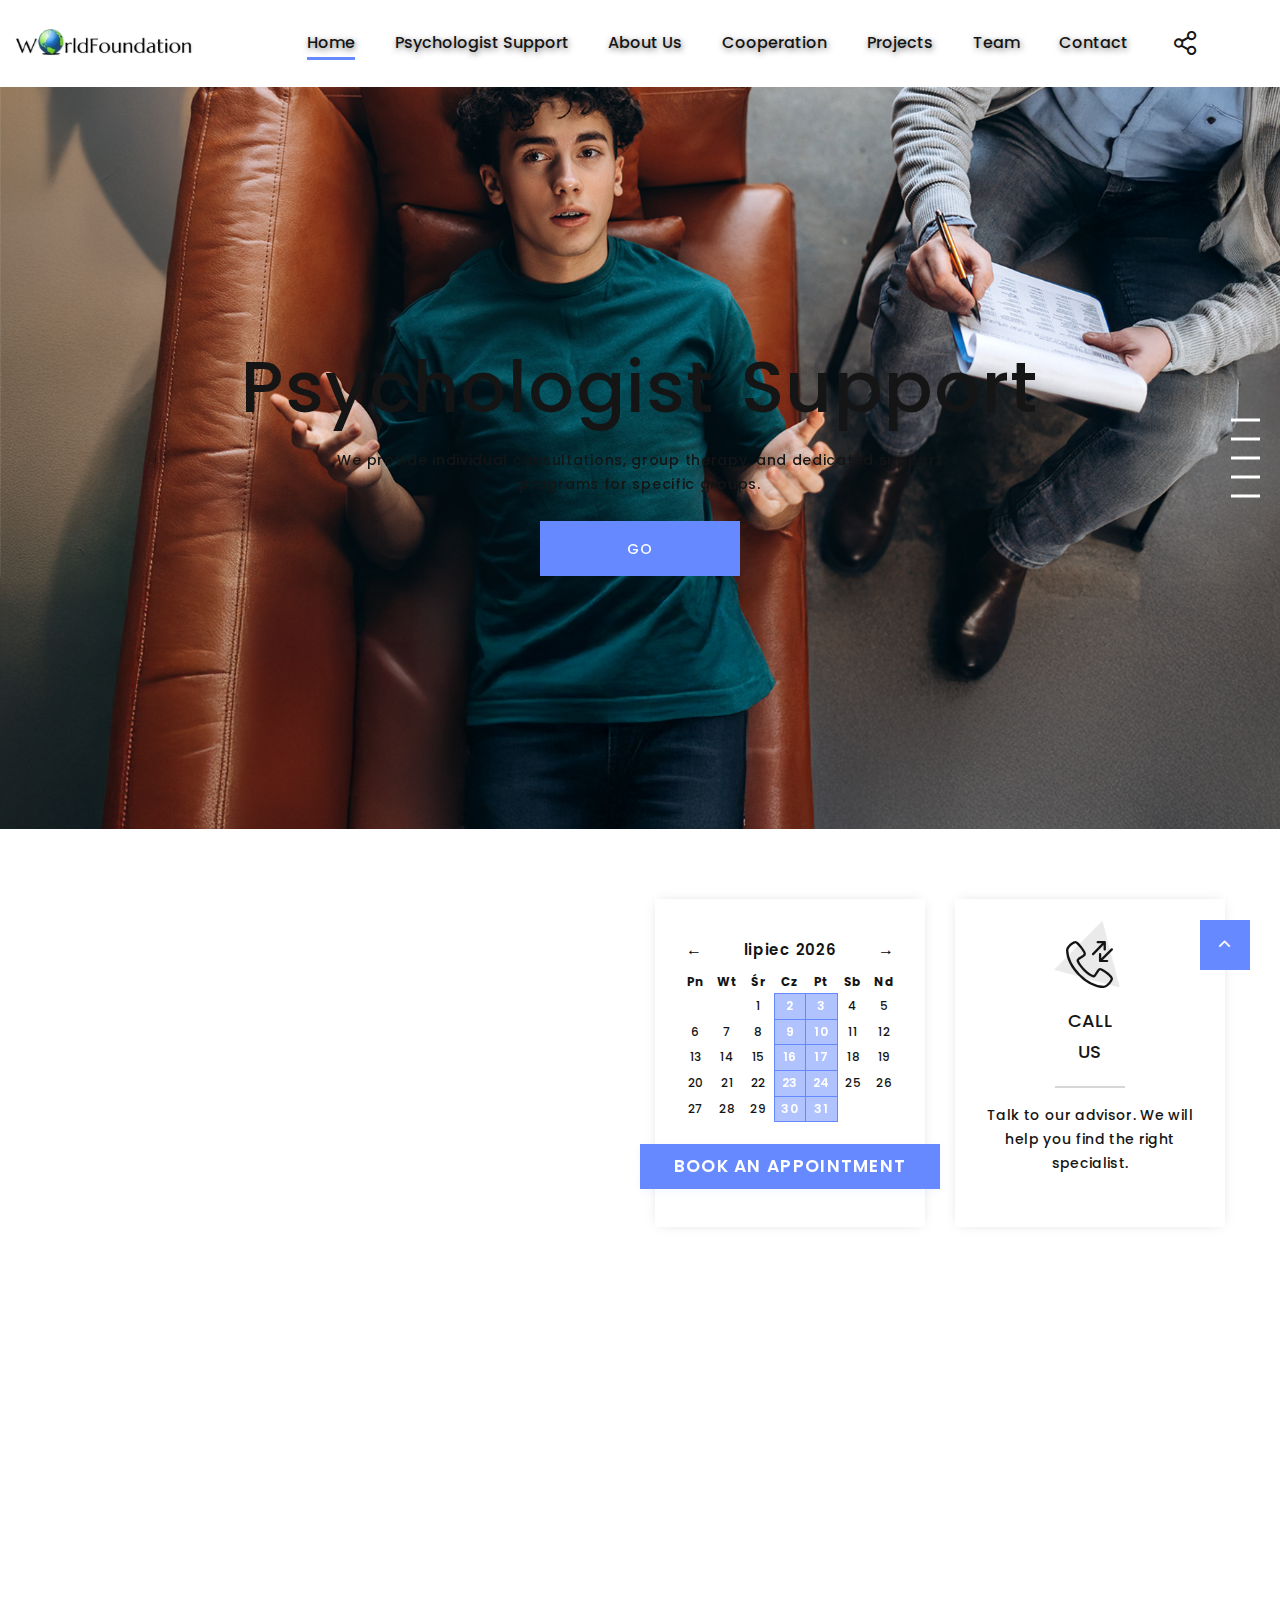
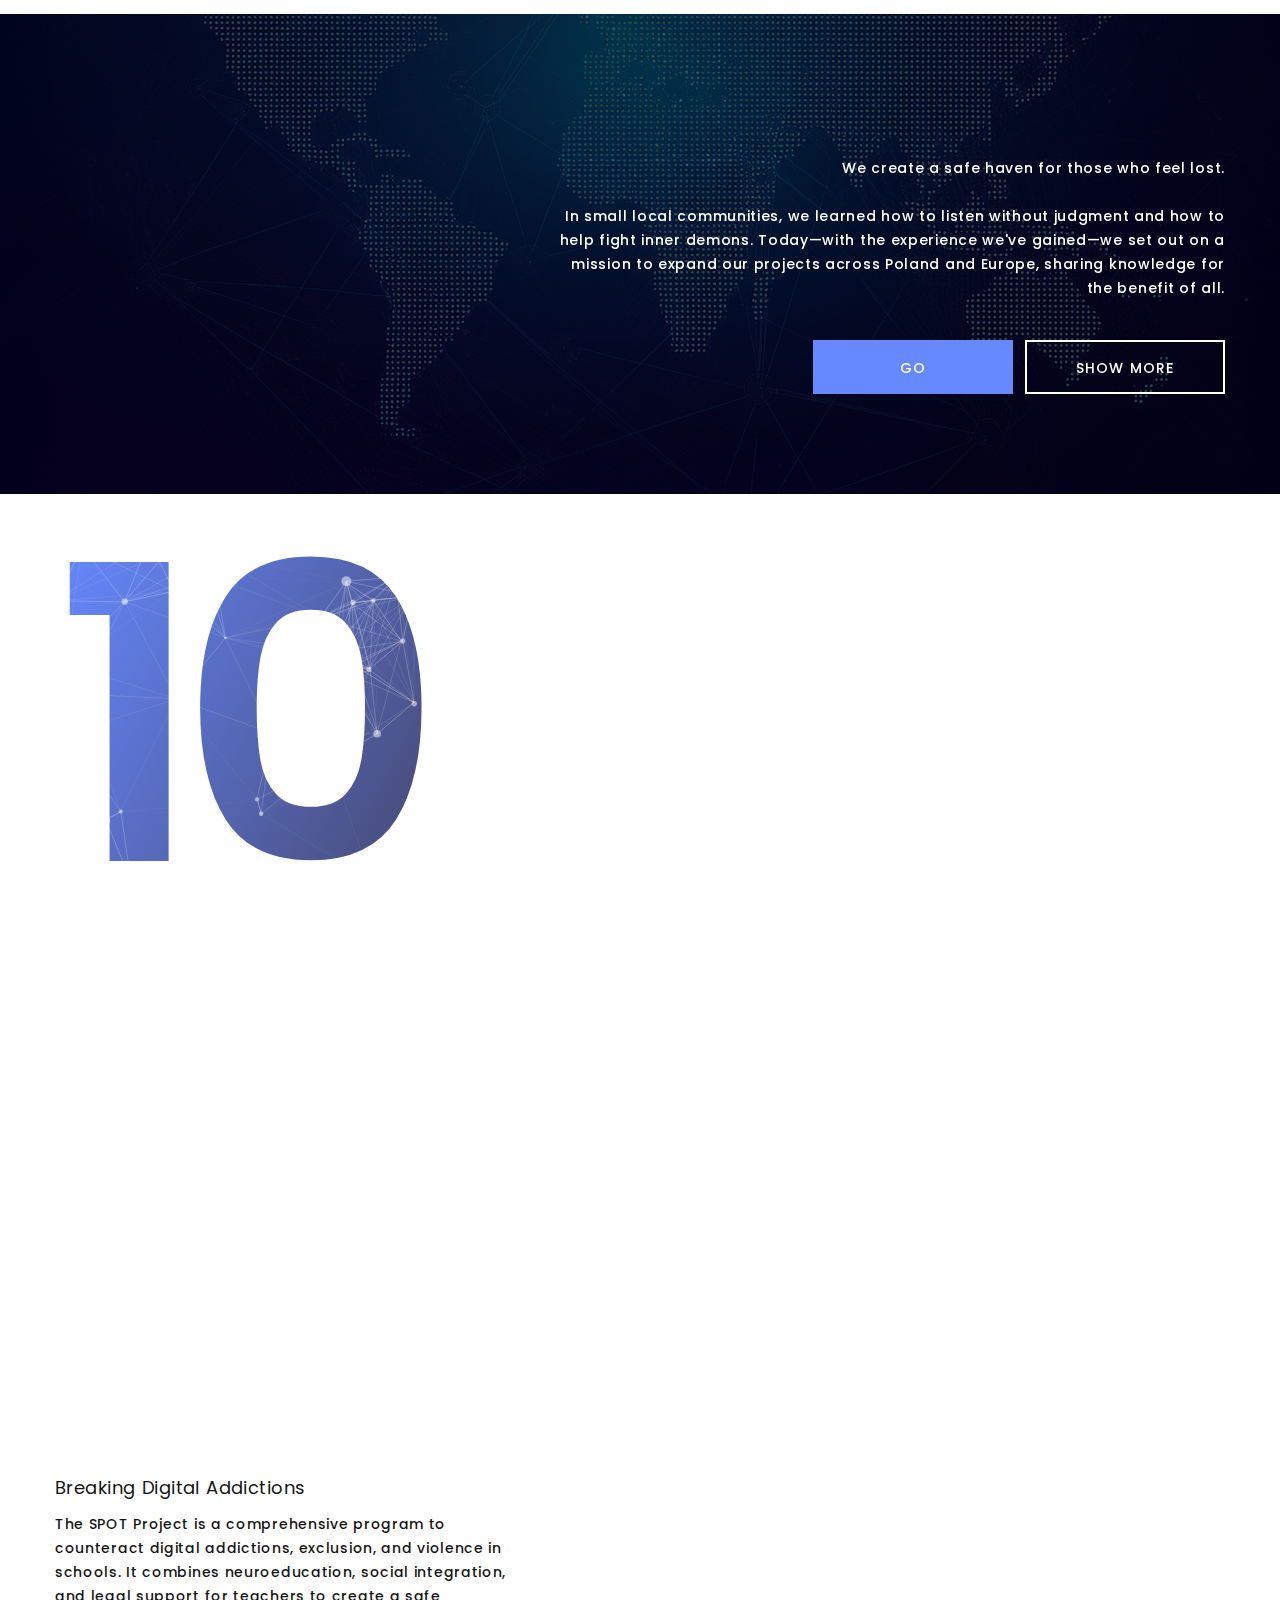
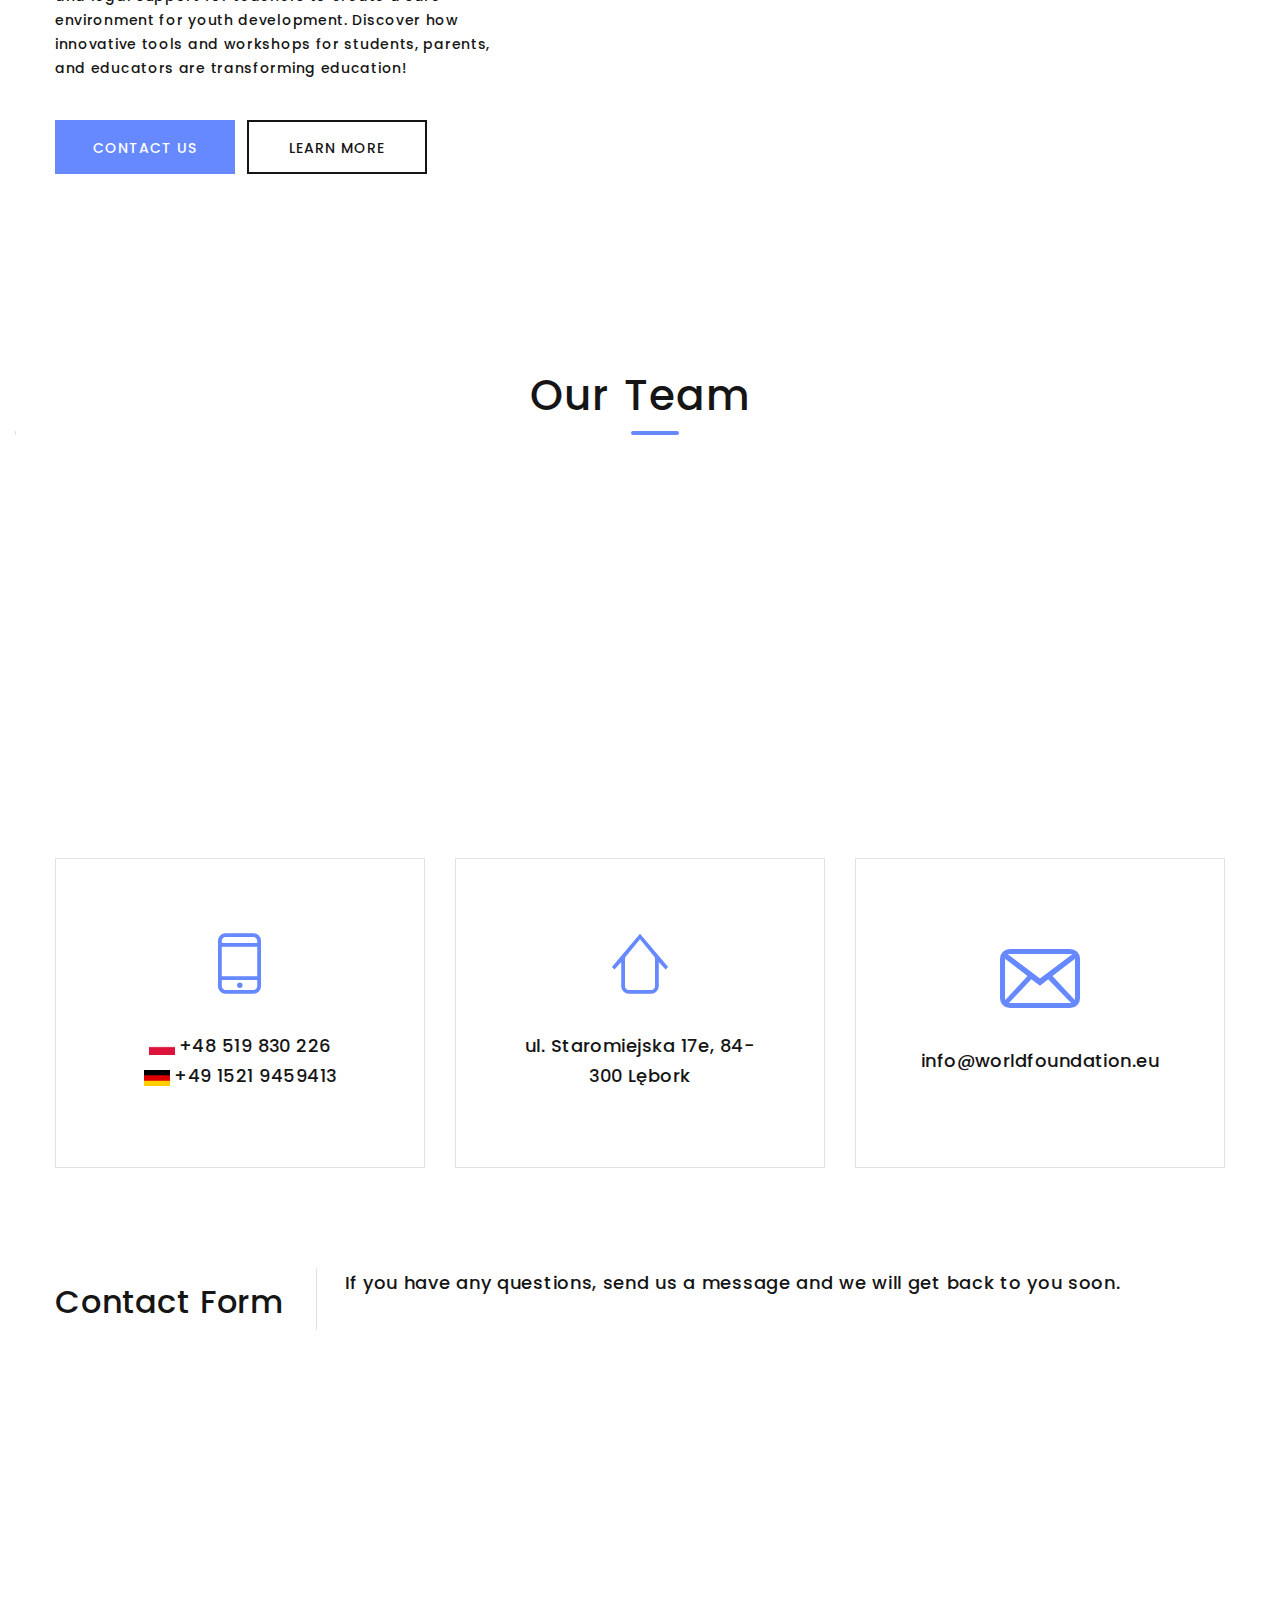
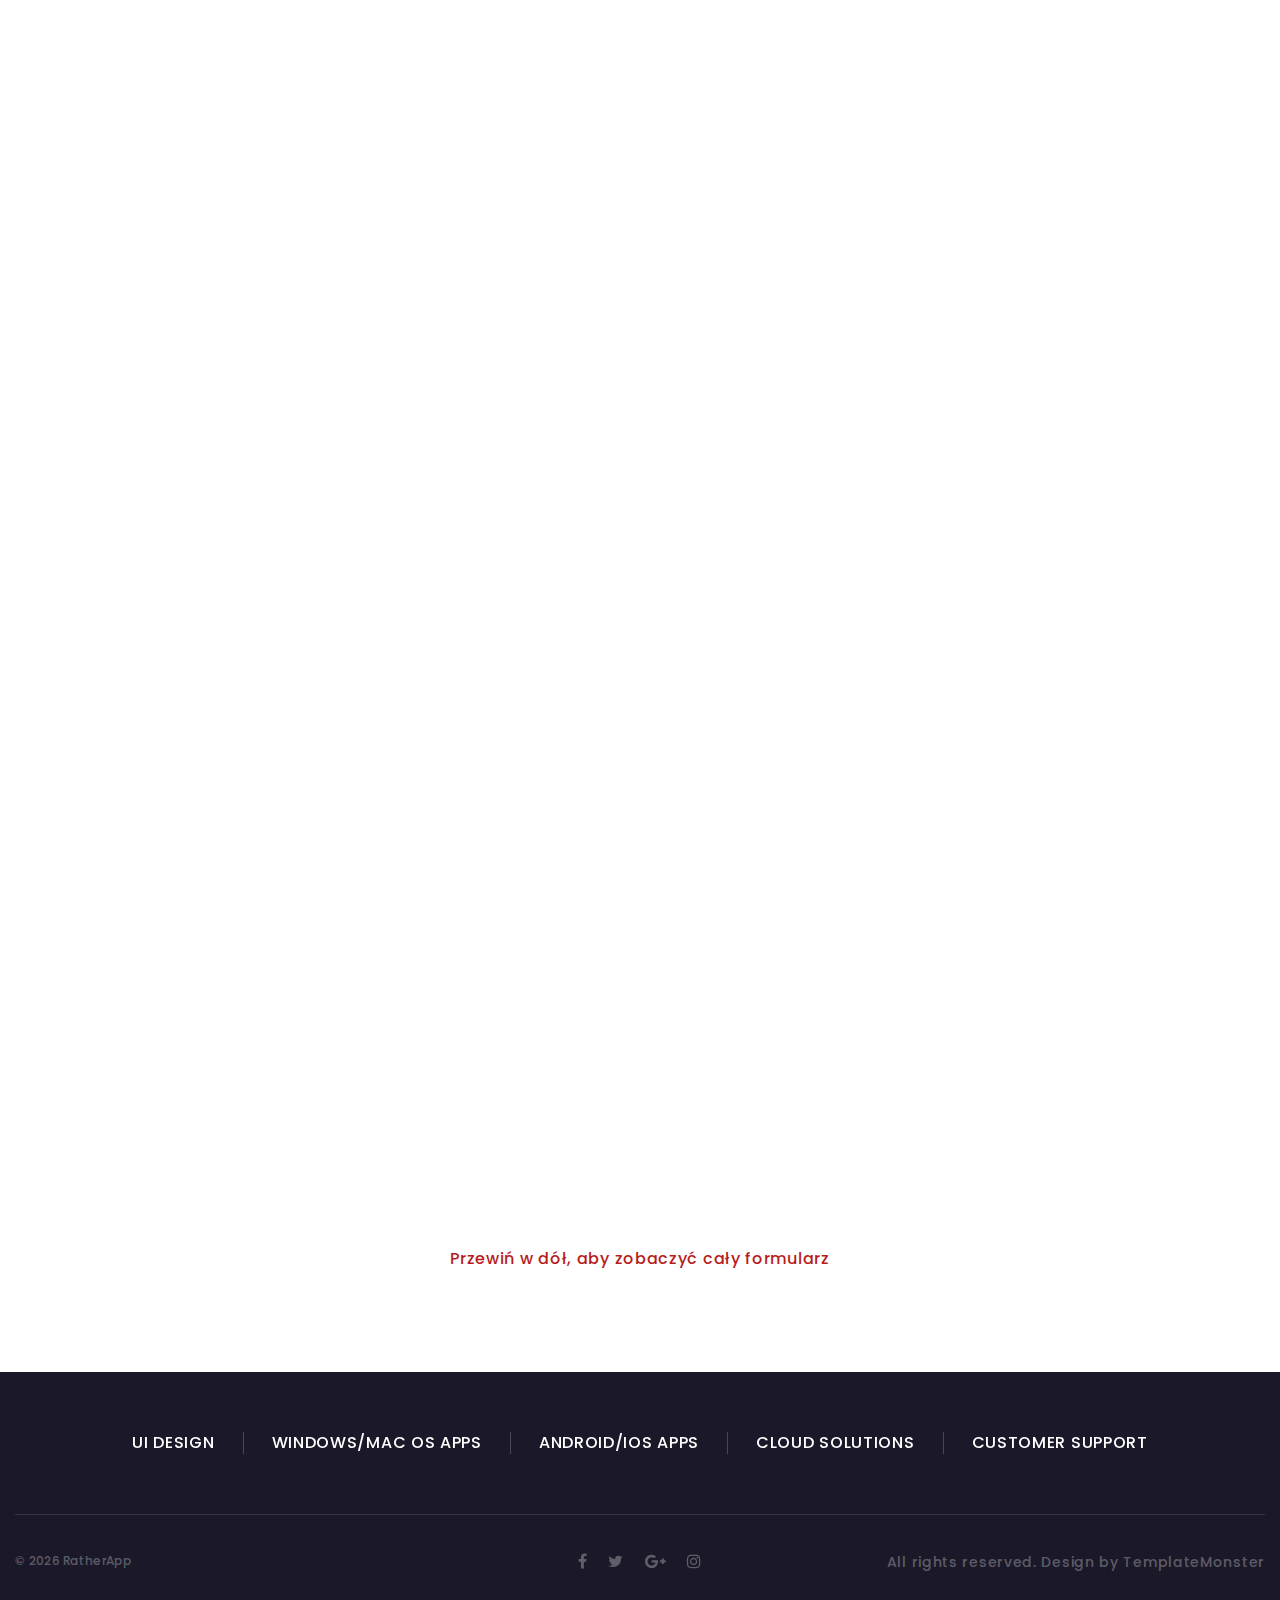
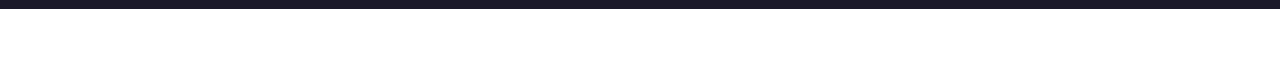
<file: index en.html>
<!DOCTYPE html>
<html class="wide wow-animation" lang="en">
  <head>
    <title>Home</title>
    <meta name="format-detection" content="telephone=no">
    <meta name="viewport" content="width=device-width, height=device-height, initial-scale=1.0, maximum-scale=1.0, user-scalable=0">
    <meta http-equiv="X-UA-Compatible" content="IE=edge">
    <meta charset="utf-8">
    <link rel="icon" href="images/favicon.ico" type="image/x-icon">
    <!-- Stylesheets-->
    <link rel="stylesheet" type="text/css" href="//fonts.googleapis.com/css?family=Poppins:400,500,600%7CTeko:300,400,500%7CMaven+Pro:500">
    <link rel="stylesheet" href="css/bootstrap.css">
    <link rel="stylesheet" href="css/fonts.css">
    <link rel="stylesheet" href="css/style.css">
    <link rel="stylesheet" href="css/modal-jotform-mobile.css">
    <style>
      /* Duży odstęp przed WSZYSTKIMI banerami .clients-classic na wszystkich rozdzielczościach */
      .row-30 .clients-classic {
        margin-top: 60px !important;
      }
      @media (max-width: 767px) {
        .row-30 .clients-classic {
          margin-top: 48px !important;
        }
      }
    </style>
    <style>
      .rd-nav-link {
        text-shadow: 1px 2px 6px rgba(0,0,0,0.55);
      }
    </style>
    <style>.ie-panel{display: none;background: #212121;padding: 10px 0;box-shadow: 3px 3px 5px 0 rgba(0,0,0,.3);clear: both;text-align:center;position: relative;z-index: 1;} html.ie-10 .ie-panel, html.lt-ie-10 .ie-panel {display: block;}</style>
  </head>
  <body>
    <div class="ie-panel"><a href="http://windows.microsoft.com/en-US/internet-explorer/"><img src="images/ie8-panel/warning_bar_0000_us.jpg" height="42" width="820" alt="You are using an outdated browser. For a faster, safer browsing experience, upgrade for free today."></a></div>
    <div class="preloader">
      <div class="preloader-body">
        <div class="cssload-container"><span></span><span></span><span></span><span></span>
        </div>
      </div>
    </div>
    <div class="page">
      <div id="home">
        <!-- Top Banner usunięty -->
        <!-- Page Header-->
        <header class="section page-header">
          <!-- RD Navbar-->
          <div class="rd-navbar-wrap">
            <nav class="rd-navbar rd-navbar-classic" data-layout="rd-navbar-fixed" data-sm-layout="rd-navbar-fixed" data-md-layout="rd-navbar-fixed" data-md-device-layout="rd-navbar-fixed" data-lg-layout="rd-navbar-static" data-lg-device-layout="rd-navbar-fixed" data-xl-layout="rd-navbar-static" data-xl-device-layout="rd-navbar-static" data-xxl-layout="rd-navbar-static" data-xxl-device-layout="rd-navbar-static" data-lg-stick-up-offset="46px" data-xl-stick-up-offset="46px" data-xxl-stick-up-offset="46px" data-lg-stick-up="true" data-xl-stick-up="true" data-xxl-stick-up="true">
              <div class="rd-navbar-main-outer">
                <div class="rd-navbar-main">
                  <!-- RD Navbar Panel-->
                  <div class="rd-navbar-panel">
                    <!-- RD Navbar Toggle-->
                    <button class="rd-navbar-toggle" data-rd-navbar-toggle=".rd-navbar-nav-wrap"><span></span></button>
                    <!-- RD Navbar Brand-->
                    <div class="rd-navbar-brand"><a class="brand" href="index.html"><img src="images/logo/logo.png" alt="Logo" style="max-height:50px;"/></a></div>
                  </div>
                  <div class="rd-navbar-main-element">
                    <div class="rd-navbar-nav-wrap">
                      <!-- RD Navbar Share-->
                      <div class="rd-navbar-share fl-bigmug-line-share27" data-rd-navbar-toggle=".rd-navbar-share-list">
                        <ul class="list-inline rd-navbar-share-list">
                          <li class="rd-navbar-share-list-item"><a class="icon fa fa-facebook" href="#"></a></li>
                          <li class="rd-navbar-share-list-item"><a class="icon fa fa-twitter" href="#"></a></li>
                          <li class="rd-navbar-share-list-item"><a class="icon fa fa-google-plus" href="#"></a></li>
                          <li class="rd-navbar-share-list-item"><a class="icon fa fa-instagram" href="#"></a></li>
                        </ul>
                      </div>
                      <ul class="rd-navbar-nav">
                        <li class="rd-nav-item active"><a class="rd-nav-link" href="#home">Home</a></li>
                        <li class="rd-nav-item"><a class="rd-nav-link" href="#services">Psychologist Support</a></li>
                        <li class="rd-nav-item"><a class="rd-nav-link" href="#about">About Us</a></li>
                        <li class="rd-nav-item"><a class="rd-nav-link" href="#experience">Cooperation</a></li>
                        <li class="rd-nav-item"><a class="rd-nav-link" href="#projects">Projects</a></li>
                        <li class="rd-nav-item"><a class="rd-nav-link" href="#team">Team</a></li>
                        <li class="rd-nav-item"><a class="rd-nav-link" href="#contact-info">Contact</a></li>
                      </ul>
                    </div>
                  </div>
                </div>
              </div>
            </nav>
          </div>
        </header>

        <!-- Swiper-->
        <section class="section swiper-container swiper-slider swiper-slider-classic" data-loop="true" data-autoplay="4859" data-simulate-touch="true" data-direction="vertical" data-nav="false">
          <div class="swiper-wrapper text-center">
            <div class="swiper-slide" data-slide-bg="images/banery/221.png">
              <div class="swiper-slide-caption section-md">
                <div class="container">
                  <h1 data-caption-animate="fadeInLeft" data-caption-delay="0">Psychologist Support</h1>
                  <p class="text-width-large" data-caption-animate="fadeInRight" data-caption-delay="100">We provide individual consultations, group therapy, and dedicated support programs for specific groups.</p><a class="button button-primary button-ujarak" href="#modalCta" data-toggle="modal" data-caption-animate="fadeInUp" data-caption-delay="200">GO</a>
                </div>
              </div>
            </div>
            <div class="swiper-slide" data-slide-bg="images/banery/20.png">
              <div class="swiper-slide-caption section-md">
                <div class="container">
                  <h1 data-caption-animate="fadeInLeft" data-caption-delay="0">Building Awareness</h1>
                  <p class="text-width-large" data-caption-animate="fadeInRight" data-caption-delay="100">Digital addiction program and other initiatives to build awareness and defense mechanisms for today's civilization threats.</p><a class="button button-primary button-ujarak" href="#modalCta" data-toggle="modal" data-caption-animate="fadeInUp" data-caption-delay="200">GO</a>
                </div>
              </div>
            </div>
            <div class="swiper-slide" data-slide-bg="images/banery/22.png">
              <div class="swiper-slide-caption section-md">
                <div class="container">
                  <h1 data-caption-animate="fadeInLeft" data-caption-delay="0">You Are Not Alone</h1>
                  <p class="text-width-large" data-caption-animate="fadeInRight" data-caption-delay="100">Support for single parents and those experiencing parental alienation.</p><a class="button button-primary button-ujarak" href="#modalCta" data-toggle="modal" data-caption-animate="fadeInUp" data-caption-delay="200">GO</a>
                </div>
              </div>
            </div>
            <div class="swiper-slide" data-slide-bg="images/banery/23.png">
              <div class="swiper-slide-caption section-md">
                <div class="container">
                  <h1 data-caption-animate="fadeInLeft" data-caption-delay="0">Join Us</h1>
                  <p class="text-width-large" data-caption-animate="fadeInRight" data-caption-delay="100">We organize integration events, themed meetings, and social projects to build bonds and strengthen local communities.</p><a class="button button-primary button-ujarak" href="#modalCta" data-toggle="modal" data-caption-animate="fadeInUp" data-caption-delay="200">GO</a>
                </div>
              </div>
            </div>
            <div class="swiper-slide" data-slide-bg="images/banery/24.png">
              <div class="swiper-slide-caption section-md">
                <div class="container">
                  <h1 data-caption-animate="fadeInLeft" data-caption-delay="0">Support for Veterans</h1>
                  <p class="text-width-large" data-caption-animate="fadeInRight" data-caption-delay="100">We support veterans and their families through dedicated programs, consultations, and activities to improve quality of life after service.</p><a class="button button-primary button-ujarak" href="#modalCta" data-toggle="modal" data-caption-animate="fadeInUp" data-caption-delay="200">GO</a>
                </div>
              </div>
            </div>
          </div>
          <!-- Swiper Pagination-->
          <div class="swiper-pagination__module">
            <div class="swiper-pagination__fraction"><span class="swiper-pagination__fraction-index">00</span><span class="swiper-pagination__fraction-divider">/</span><span class="swiper-pagination__fraction-count">00</span></div>
            <div class="swiper-pagination__divider"></div>
            <div class="swiper-pagination"></div>
          </div>
        </section>

      </div>
      <!-- See all services-->
      <section class="section section-sm section-first bg-default text-center" id="services">
        <div class="container">
          <div class="row row-30 justify-content-center">
            <div class="col-md-7 col-lg-5 col-xl-6 text-lg-left wow fadeInUp">
              <!-- ZAMIANA OBRAZKA NA WIDEO -->
              <video class="video-responsive" controls style="box-shadow: 0 8px 32px 0 rgba(0,0,0,0.25), 0 1.5px 6px 0 rgba(0,0,0,0.15); border: 2px solid #888; width: 100%; max-width: 415px; height: auto; display: block; margin: 0 auto;">
                <source src="video/1.mp4" type="video/mp4">
                Your browser does not support the video tag.
              </video>
            </div>
            <div class="col-lg-7 col-xl-6">
              <div class="row row-50 banners-row-desktop">
<style>
  @media (min-width: 768px) {
    .banners-row-desktop {
      margin-top: -30px !important;
    }
  }
</style>
                <div class="col-sm-6 wow fadeInRight">
                  <article class="box-icon-modern box-icon-modern-custom" style="display:flex;flex-direction:column;align-items:center;justify-content:flex-start;height:100%;min-height:220px;">
                    <div style="width:100%;display:flex;flex-direction:column;align-items:center;justify-content:flex-start;gap:10px;">
                      
                      <div id="customCalendar" style="margin-bottom:0;margin-top:0;"></div>
<a class="button button-primary button-ujarak" href="#modalJotform" data-toggle="modal" style="margin-top:8px;padding:10px 32px;font-size:1.08rem;line-height:1.2;border:2px solid #6689ff;background:#6689ff;color:#fff;font-weight:600;box-shadow:0 2px 8px rgba(102,137,255,0.08);transition:all 0.25s cubic-bezier(.4,0,.2,1);">Book an appointment</a>
 
</style>

      <div class="modal fade" id="modalJotform" tabindex="-1" role="dialog" aria-hidden="true">
        <div class="modal-dialog modal-lg" role="document">
          <div class="modal-content">
            <div class="modal-header" style="border-bottom:0;padding-bottom:0;">
              <!-- Nagłówek usunięty na życzenie użytkownika -->
              <button type="button" class="close" data-dismiss="modal" aria-label="Close" style="font-size:2rem;line-height:1;">
                <span aria-hidden="true">&times;</span>
              </button>
            </div>
            <div class="modal-body" style="padding-top:0;">
              <iframe src="https://form.jotform.com/252093972951364" width="100%" height="650" frameborder="0" style="border:none;overflow:auto;"></iframe>
            </div>
          </div>
        </div>
      </div>
                      <script>
                        function renderCalendar(containerId) {
                          const container = document.getElementById(containerId);
                          if (!container) return;
                          const today = new Date();
                          let year = today.getFullYear();
                          let month = today.getMonth();
                          function getMonthName(m) {
                            return new Date(year, m).toLocaleString('pl-PL', { month: 'long' });
                          }
                          function draw() {
                            let firstDay = new Date(year, month, 1);
                            let lastDay = new Date(year, month + 1, 0);
                            let startDay = firstDay.getDay();
                            if (startDay === 0) startDay = 7; // niedziela na koniec
                            let daysInMonth = lastDay.getDate();
                            let html = '<div style="display:flex;justify-content:space-between;align-items:center;margin-bottom:6px;max-width:220px;margin-left:auto;margin-right:auto;">'+
                              '<button id="calPrev" style="background:none;border:none;font-size:16px;">&#8592;</button>'+
                              '<span style="font-weight:600;font-size:15px;">'+getMonthName(month)+' '+year+'</span>'+
                              '<button id="calNext" style="background:none;border:none;font-size:16px;">&#8594;</button>'+
                              '</div>';
                            html += '<table style="width:100%;max-width:220px;margin:auto;text-align:center;font-size:12px;table-layout:fixed;">';
                            html += '<thead><tr>';
                            const days = ['Pn','Wt','Śr','Cz','Pt','Sb','Nd'];
                            for (let d of days) html += '<th style="padding:1px 0;">'+d+'</th>';
                            html += '</tr></thead><tbody><tr>';
                            let dayOfWeek = startDay === 1 ? 1 : 1 - (startDay - 1);
                            for (let i = 0; i < 42; i++, dayOfWeek++) {
                              let d = new Date(year, month, dayOfWeek);
                              let isCurrentMonth = d.getMonth() === month;
                              let style = 'padding:2px 0;';
                              let btn = document.querySelector('.button-primary');
                              let btnColor = btn ? getComputedStyle(btn).backgroundColor : '#0069d9';
                              if (isCurrentMonth && (d.getDay() === 4 || d.getDay() === 5)) style += 'background:'+btnColor+';color:#fff;font-weight:600;opacity:0.5;border:1.5px solid '+btnColor+';';
                              if (!isCurrentMonth) style += 'color:#bbb;';
                              html += '<td style="'+style+'">'+(isCurrentMonth?d.getDate():'')+'</td>';
                              if ((i+1)%7===0 && i<41) html+='</tr><tr>';
                            }
                            html += '</tr></tbody></table>';
                            container.innerHTML = html;
                            document.getElementById('calPrev').onclick = function(){ month--; if(month<0){month=11;year--;} draw(); };
                            document.getElementById('calNext').onclick = function(){ month++; if(month>11){month=0;year++;} draw(); };
                          }
                          draw();
                        }
                        document.addEventListener('DOMContentLoaded', function(){
                          renderCalendar('customCalendar');
                        });
                      </script>
                    </div>
                  </article>
                </div>
                <div class="col-sm-6 wow fadeInRight" data-wow-delay=".1s">
                  <article class="box-icon-modern box-icon-modern-2">
                    <div class="box-icon-modern-icon linearicons-phone-in-out"></div>
                    <h5 class="box-icon-modern-title"><a href="#contact-info">CALL<br>US</a></h5>
                    <div class="box-icon-modern-decor"></div>
                    <p class="box-icon-modern-text">Talk to our advisor. We will help you find the right specialist.</p>
                  </article>
                </div>
                <div class="col-sm-6 wow fadeInRight" data-wow-delay=".2s">
                  <article class="box-icon-modern box-icon-modern-2">
                    <div class="box-icon-modern-icon linearicons-envelope"></div>
                    <h5 class="box-icon-modern-title"><a href="#modalCta" data-toggle="modal">WRITE<br>TO US</a></h5>
                    <div class="box-icon-modern-decor"></div>
                    <p class="box-icon-modern-text">Use our contact form.</p>
                  </article>
                </div>
                <div class="col-sm-6 wow fadeInRight" data-wow-delay=".3s">
                  <article class="box-icon-modern box-icon-modern-2">
                    <div class="box-icon-modern-icon linearicons-users"></div>
<h5 class="box-icon-modern-title"><a href="#modalWsparcie" data-toggle="modal">SUPPORT<br>GROUP</a></h5>
<!-- Modal SUPPORT GROUP -->
<div class="modal fade" id="modalWsparcie" tabindex="-1" role="dialog" aria-hidden="true">
  <div class="modal-dialog modal-lg" role="document">
    <div class="modal-content" style="border-radius:16px;overflow:hidden;">
      <div class="modal-header" style="border-bottom:0;padding-bottom:0;background:#6689ff;color:#fff;">
        <h4 class="modal-title" style="font-weight:600;font-size:1.35rem;">Request to join the support group</h4>
        <button type="button" class="close" data-dismiss="modal" aria-label="Close" style="font-size:2rem;line-height:1;color:#fff;opacity:0.8;">
          <span aria-hidden="true">&times;</span>
        </button>
      </div>
      <div class="modal-body" style="padding-top:0;">
        <form id="supportGroupForm" style="max-width:400px;margin:auto;">
          <div class="form-group">
            <label for="wsparcieName" style="font-weight:500;color:#222;">Name / Nickname</label>
            <input type="text" class="form-control" id="wsparcieName" name="wsparcieName" placeholder="Enter your name or nickname" style="border-radius:8px;border:2px solid #6689ff;">
          </div>
          <div class="form-group">
            <label for="wsparciePhone" style="font-weight:500;color:#222;">Phone number</label>
            <input type="text" class="form-control" id="wsparciePhone" name="wsparciePhone" placeholder="Enter your phone number" style="border-radius:8px;border:2px solid #6689ff;">
          </div>
          <button type="submit" class="button button-primary button-ujarak" style="width:100%;margin-top:18px;font-size:1.1rem;">Send</button>
        </form>
      </div>
    </div>
  </div>
</div>
                    <div class="box-icon-modern-decor"></div>
                    <p class="box-icon-modern-text">Join our WhatsApp support group.</p>
                  </article>
                </div>
              </div>
            </div>
          </div>

        </div>
      </section>
<style>
  .video-responsive {
    width: 100% !important;
    max-width: 415px;
    height: auto !important;
    display: block;
    margin: 0 auto;
  }
  /* Modal GRUPA WSPARCIA - responsywny na wszystkie urządzenia */
  @media (max-width: 991px) {
    #modalWsparcie .modal-dialog {
      max-width: 98vw;
      width: 98vw;
      margin: 0 auto;
    }
    #modalWsparcie .modal-content {
      min-height: 60vh;
    }
    #modalWsparcie iframe {
      min-height: 400px;
      height: 60vh;
      width: 100%;
    }
  }
  @media (min-width: 992px) {
    #modalWsparcie .modal-dialog {
      max-width: 800px;
    }
    #modalWsparcie iframe {
      min-height: 500px;
      height: 650px;
    }
  }
  @media (max-width: 767px) {
    .video-responsive {
      max-width: 100vw !important;
      width: 100vw !important;
      box-sizing: border-box;
    }
    .col-md-7.col-lg-5.col-xl-6.text-lg-left.wow.fadeInUp {
      padding-left: 0 !important;
      padding-right: 0 !important;
      margin-left: 0 !important;
      margin-right: 0 !important;
    }
    .counter-amy-title.center-mobile, .counter-amy-number.center-mobile {
      text-align: center !important;
      width: 100%;
      display: block;
      margin-left: auto !important;
      margin-right: auto !important;
    }
    .counter-amy-title.center-mobile.space-bottom {
      margin-bottom: 18px !important;
    }
  }
</style>

      <!-- Cta-->
      <section class="section section-fluid bg-default">
      <section class="section section-fluid bg-default" id="about">
        <div class="parallax-container" data-parallax-img="images/banery/c2.png" style="background-position: center center !important; background-size: cover !important;">
          <div class="parallax-content section-xl context-dark bg-overlay-68 bg-mobile-overlay">
            <div class="container">
              <div class="row row-30 justify-content-end text-right">
                <div class="col-sm-7">
                  <h3 class="wow fadeInLeft">About Us</h3>
                  <div id="about-main-text">
                    We create a safe haven for those who feel lost.<br><br>
In small local communities, we learned how to listen without judgment and how to help fight inner demons. Today—with the experience we've gained—we set out on a mission to expand our projects across Poland and Europe, sharing knowledge for the benefit of all.
                  </div>
                  <div id="about-extra-text" style="max-height:0;overflow:hidden;transition:max-height 0.5s cubic-bezier(.4,0,.2,1);font-size:1.08rem;line-height:1.7;padding-top:0;">
                    <b>We specialize in two main areas:</b><br>
First, in helping young people, especially teenagers, at risk of loneliness in the digital world, technology addiction, and social exclusion.<br>
Second—in supporting parents in dealing with educational challenges.
                  </div>
                  <div class="group-sm group-middle group justify-content-end">
                    <a class="button button-primary button-ujarak" href="#modalCta" data-toggle="modal">GO</a>
                    <a class="button button-white-outline button-ujarak" href="#" id="about-learn-more-btn">Show more</a>
                  </div>
                  <script>
                    (function(){
                      var btn = document.getElementById('about-learn-more-btn');
                      var extra = document.getElementById('about-extra-text');
                      var expanded = false;
                      btn.addEventListener('click', function(e){
                        e.preventDefault();
                        expanded = !expanded;
                        if(expanded){
                          extra.style.maxHeight = extra.scrollHeight + 40 + 'px';
                          btn.textContent = 'Show less';
                        }else{
                          extra.style.maxHeight = '0';
                          btn.textContent = 'Show more';
                        }
                      });
                    })();
                  </script>
                </div>
              </div>
            </div>
          </div>
        </div>
      </section>

  

      <!-- Years of experience-->
      <section class="section section-sm bg-default" id="experience">
        <div class="container">
          <div class="row row-30 row-xl-24 justify-content-center align-items-center align-items-lg-start text-left">
            <div class="col-md-6 col-lg-5 col-xl-4 text-center">
              <a class="text-img" href="#">
                <div id="particles-js"></div><span class="counter">10</span>
              </a>
            </div>
            <div class="col-sm-8 col-md-6 col-lg-5 col-xl-4">
              <div class="text-width-extra-small offset-top-lg-24 wow fadeInUp">
                <h3 class="title-decoration-lines-left">Years of Experience</h3>
                <p class="text-gray-500">Our foundation brings together a team of experienced specialists and professionals who have been providing support and sharing their knowledge for many years.<br>Your involvement also makes a difference! Every gesture of support—financial, time, or expertise—helps build a system of assistance that leaves no one behind.</p>
                <!-- Button moved for mobile, translated below -->
                <a class="button button-secondary button-pipaluk d-none d-md-inline-block" href="#modalCta" data-toggle="modal"><i class="fa fa-piggy-bank" aria-hidden="true" style="margin-right:7px;"></i>Join our cooperation</a>
              </div>
            </div>
            <div class="col-sm-10 col-md-8 col-lg-6 col-xl-4 wow fadeInRight" data-wow-delay=".1s">
              <div class="row justify-content-center offset-top-xl-26">
                <div class="col-9 col-sm-6">
                  <div class="counter-amy">
                    <div class="counter-amy-number"><span class="counter" data-speed="1200">4</span>
                    </div>
                    <h6 class="counter-amy-title">Active Projects</h6>
                  </div>
                </div>
                <div class="col-9 col-sm-6">
                  <div class="counter-amy">
                    <div class="counter-amy-number"><span class="counter" data-speed="1200">10</span>
                    </div>
                    <h6 class="counter-amy-title">Consultants</h6>
                  </div>
                </div>
                <div class="col-9 col-sm-6">
                  <div class="counter-amy">
                    <h6 class="counter-amy-title center-mobile space-bottom" style="margin-bottom:0.5em;">ALREADY OVER</h6>
                    <div class="desktop-gap" style="display:none;"></div>
                    <div class="counter-amy-number center-mobile" style="margin-left:-35px;"><span class="counter">200</span></div>
                    <h6 class="counter-amy-title center-mobile">PEOPLE HAVE BENEFITED FROM OUR HELP</h6>
                  </div>
                </div>
              </div>
            </div>
            <!-- Przycisk mobilny przeniesiony tutaj -->
            <div class="w-100 d-block d-md-none"></div>
            <div class="col-12 text-center d-block d-md-none" style="margin-bottom:18px;">
              <a class="button button-secondary button-pipaluk" href="#modalCta" data-toggle="modal"><i class="fa fa-piggy-bank" aria-hidden="true" style="margin-right:7px;"></i>Join our cooperation</a>
            </div>
            <div class="col-lg-6 col-xl-12 align-self-center">
              <div class="row border-2-column justify-content-center banners-separator" style="position:relative;z-index:2;">
                <div class="col-sm-6 col-md-5 col-lg-6 col-xl-3 wow fadeInLeft" style="position:relative;z-index:2;">
                  <div class="clients-classic" style="position:relative;display:block;background:#fff;z-index:2;">
                    <span style="position:absolute;left:0;right:0;bottom:0;height:40px;display:flex;align-items:center;justify-content:center;color:#6689ff;font-weight:600;font-size:1.25rem;border-radius:0 0 12px 12px;letter-spacing:2px;box-shadow:0 2px 8px rgba(0,0,0,0.08);text-align:center;width:100%;white-space:normal;overflow-wrap:break-word;word-break:break-word;padding:0 12px;line-height:1.35;text-transform:uppercase;font-family:'Teko',Arial,sans-serif;z-index:2;">New Patrons</span>
                  </div>
                </div>
                <div class="col-sm-6 col-md-5 col-lg-6 col-xl-3 wow fadeInLeft" data-wow-delay=".1s" style="position:relative;z-index:2;">
                  <div class="clients-classic" style="position:relative;display:block;background:#fff;z-index:2;">
                    <span style="position:absolute;left:0;right:0;bottom:0;height:40px;display:flex;align-items:center;justify-content:center;color:#6689ff;font-weight:600;font-size:1.25rem;border-radius:0 0 12px 12px;letter-spacing:2px;box-shadow:0 2px 8px rgba(0,0,0,0.08);text-align:center;width:100%;white-space:normal;overflow-wrap:break-word;word-break:break-word;padding:0 12px;line-height:1.35;text-transform:uppercase;font-family:'Teko',Arial,sans-serif;z-index:2;">Foundraisers</span>
                  </div>
                </div>
                <div class="col-sm-6 col-md-5 col-lg-6 col-xl-3 wow fadeInLeft" data-wow-delay=".2s" style="position:relative;z-index:2;">
                  <div class="clients-classic" style="position:relative;display:block;background:#fff;z-index:2;">
                    <span style="position:absolute;left:0;right:0;bottom:0;height:40px;display:flex;align-items:center;justify-content:center;color:#6689ff;font-weight:600;font-size:1.25rem;border-radius:0 0 12px 12px;letter-spacing:2px;box-shadow:0 2px 8px rgba(0,0,0,0.08);text-align:center;width:100%;white-space:normal;overflow-wrap:break-word;word-break:break-word;padding:0 12px;line-height:1.35;text-transform:uppercase;font-family:'Teko',Arial,sans-serif;z-index:2;">Psychologists</span>
                  </div>
                </div>
                <div class="col-sm-6 col-md-5 col-lg-6 col-xl-3 wow fadeInLeft" data-wow-delay=".3s" style="position:relative;z-index:2;">
                  <div class="clients-classic" style="position:relative;display:block;background:#fff;z-index:2;">
                    <span style="position:absolute;left:0;right:0;bottom:0;height:40px;display:flex;align-items:center;justify-content:center;color:#6689ff;font-weight:600;font-size:1.25rem;border-radius:0 0 12px 12px;letter-spacing:2px;box-shadow:0 2px 8px rgba(0,0,0,0.08);text-align:center;width:100%;white-space:normal;overflow-wrap:break-word;word-break:break-word;padding:0 12px;line-height:1.35;text-transform:uppercase;font-family:'Teko',Arial,sans-serif;z-index:2;">Volunteers</span>
                  </div>
                </div>
              </div>
            </div>
          </div>
        </div>
      </section>


<!-- You dream — we embody-->
      <section class="section section-sm bg-default text-md-left" id="projects">
        <div class="container">
          <div class="row row-50 align-items-center justify-content-center justify-content-xl-between">
            <div class="col-lg-6 col-xl-5 wow fadeInLeft">
              <h2>Discover Our Projects</h2>
              <!-- Bootstrap tabs-->
              <div class="tabs-custom tabs-horizontal tabs-line tabs-line-big text-center text-md-left" id="tabs-6">
                <!-- Nav tabs-->
                <ul class="nav nav-tabs">
                  <li class="nav-item" role="presentation"><a class="nav-link nav-link-big active" href="#tabs-6-1" data-toggle="tab">01</a></li>
                  <li class="nav-item" role="presentation"><a class="nav-link nav-link-big" href="#tabs-6-2" data-toggle="tab">02</a></li>
                  <li class="nav-item" role="presentation"><a class="nav-link nav-link-big" href="#tabs-6-3" data-toggle="tab">03</a></li>
                  <li class="nav-item" role="presentation"><a class="nav-link nav-link-big" href="#tabs-6-4" data-toggle="tab">04</a></li>
                </ul>
                <!-- Tab panes-->
                <div class="tab-content">
                  <div class="tab-pane fade show active" id="tabs-6-1">
                    <h5 class="font-weight-normal">Breaking Digital Addictions</h5>
                    <p>The SPOT Project is a comprehensive program to counteract digital addictions, exclusion, and violence in schools. It combines neuroeducation, social integration, and legal support for teachers to create a safe environment for youth development. Discover how innovative tools and workshops for students, parents, and educators are transforming education!</p>
                    <div class="group-sm group-middle"><a class="button button-secondary button-pipaluk" href="#modalCta" data-toggle="modal">Contact Us</a><a class="button button-default-outline button-wapasha" href="#">Learn more</a></div>
                  </div>
                  <div class="tab-pane fade" id="tabs-6-2">
                    <h5 class="font-weight-normal">You Are Not Alone, Parent</h5>
                    <p>Single parenthood is a challenge, but you don’t have to go through it alone.<br>
Our program helps build strong relationships with your child and break toxic patterns of alienation.<br>
We fight against systems that:<br>
🛑 Impose artificial "contact hours" instead of natural parent-child relationships<br>
🛑 Make it difficult for both parents to have equal custody<br>
🛑 Allow children to be isolated from loving parents<br>
We offer:<br>
✅ Legal support to challenge unfair opinions and fight for just contact<br>
✅ Psychological therapy—coping with separation trauma, learning communication<br>
✅ WhatsApp support groups—daily help from parents who understand your situation<br>
✅ Parenting workshops—how to build bonds despite limited contact<br><br>
Don’t let harmful mechanisms rob your child of the right to both parents!</p>
                    <div class="group-sm group-middle"><a class="button button-secondary button-pipaluk" href="#modalCta" data-toggle="modal">Contact Us</a><a class="button button-default-outline button-wapasha" href="#">Learn more</a></div>
                  </div>
                  <div class="tab-pane fade" id="tabs-6-3">
                    <h5 class="font-weight-normal">Technology for Health</h5>
                    <p>In response to growing health problems among young people—from posture defects to cyberbullying—we created an interactive educational project. During 60-minute sessions in schools across Europe, we present technologies that actively protect students’ physical and mental development, rather than harm it.</p>
                    <div class="group-sm group-middle"><a class="button button-secondary button-pipaluk" href="#modalCta" data-toggle="modal">Contact Us</a><a class="button button-default-outline button-wapasha" href="#">Learn more</a></div>
                  </div>
                  <div class="tab-pane fade" id="tabs-6-4">
                    <h5 class="font-weight-normal">Support for Veterans</h5>
                    <p>We are creating an app that helps soldiers and veterans:<br>
✅ Cope better with stress<br>
✅ Maintain clarity of thought in difficult situations<br>
✅ Recover balance faster<br>
✅ Build mental resilience<br>
We keep it simple. We act.<br>
Because investing in mental health is investing in strength—for you and your whole team.</p>
                    <div class="group-sm group-middle"><a class="button button-secondary button-pipaluk" href="#modalCta" data-toggle="modal">Contact Us</a><a class="button button-default-outline button-wapasha" href="#">Learn more</a></div>
                  </div>
                </div>
              </div>
            </div>
            <div class="col-lg-6 text-center wow fadeInUp" data-wow-delay=".1s">
              <div class="owl-carousel owl-style-1" id="projects-carousel" data-items="2" data-stage-padding="0" data-loop="true" data-margin="0" data-mouse-drag="true" data-autoplay="true">
                <a class="box-device" href="#" style="position:relative;display:block;">
                  <img src="images/banery/s1.png" alt="" width="313" height="580"/>
                  <div class="banner-caption">Breaking Digital Addictions</div>
                </a>
                <a class="box-device" href="#" style="position:relative;display:block;">
                  <img src="images/banery/s2.png" alt="" width="313" height="580"/>
                  <div class="banner-caption">You Are Not Alone, Parent</div>
                </a>
                <a class="box-device" href="#" style="position:relative;display:block;">
                  <img src="images/banery/s4.png" alt="" width="313" height="580"/>
                  <div class="banner-caption">Technology for Health</div>
                </a>
                <a class="box-device" href="#" style="position:relative;display:block;">
                  <img src="images/banery/s3.png" alt="" width="313" height="580"/>
                  <div class="banner-caption">Support for Veterans</div>
                </a>
              </div>
              <style>
                .banner-caption {
                  position: absolute;
                  left: 0;
                  right: 0;
                  bottom: 0;
                  height: 20%;
                  min-height: 60px;
                  background: rgba(0,0,0,0.68);
                  color: #fff;
                  display: flex;
                  align-items: center;
                  justify-content: flex-start;
                  padding: 18px 20px 12px 20px;
                  font-size: 1.08rem;
                  font-weight: 500;
                  line-height: 1.35;
                  border-radius: 0 0 12px 12px;
                  z-index: 2;
                  box-sizing: border-box;
                  text-shadow: 0 2px 8px rgba(0,0,0,0.25);
                  pointer-events: none;
                }
                @media (max-width: 767px) {
                  .banner-caption {
                    font-size: 0.85rem;
                    font-weight: 400;
                    padding: 10px 8px 8px 8px;
                  }
                }
              </style>
<style>
  @media (min-width: 768px) {
    .desktop-gap {
      display: block !important;
      height: 1em;
    }
  }
</style>
              <script>
                document.addEventListener('DOMContentLoaded', function() {
                  // Mapowanie: numer zakładki => indeks slajdu (0-based)
                  const tabToSlide = {
                    'tabs-6-1': 0,
                    'tabs-6-2': 1,
                    'tabs-6-3': 2,
                    'tabs-6-4': 3,
                    'tabs-6-5': 4
                  };
                  var $carousel = window.jQuery && window.jQuery('#projects-carousel');
                  if ($carousel && $carousel.trigger) {
                    document.querySelectorAll('#tabs-6 .nav-link').forEach(function(link) {
                      link.addEventListener('click', function() {
                        var href = this.getAttribute('href').replace('#','');
                        var slideIdx = tabToSlide[href];
                        if (typeof slideIdx !== 'undefined') {
                          // OwlCarousel 2: .trigger('to.owl.carousel', [index, speed])
                          setTimeout(function() {
                            $carousel.trigger('to.owl.carousel', [slideIdx, 400]);
                          }, 200); // opóźnienie na animację zakładki
                        }
                      });
                    });
                  }
                });
              </script>
            </div>
          </div>
        </div>
      </section>


      <!-- Meet The Team-->
      <section class="section section-sm section-fluid bg-default" id="team">
        <div class="container-fluid">
          <h2>Our Team</h2>
          <div class="title-classic-text" style="margin-bottom:18px;">
            <div style="width:48px;height:4px;background:#6689ff;border-radius:2px;margin:0 auto 18px auto;"></div>
          </div>
          <div class="row row-sm row-30 justify-content-center">
            <div class="col-md-6 col-lg-5 col-xl-3 wow fadeInRight">
              <!-- Team Classic-->
              <article class="team-classic team-classic-lg"><a class="team-classic-figure" href="#"><img src="images/Postacie/Adam kopia.png" alt="Adam Zanders" width="420" height="424" style="filter:none;"/></a>
                <div class="team-classic-caption">
                  <h4 class="team-classic-name"><a href="#">Adam Zanders</a></h4>
                  <p class="team-classic-status">Foundation President</p>
                </div>
              </article>
            </div>
            <div class="col-md-6 col-lg-5 col-xl-3 wow fadeInRight" data-wow-delay=".1s">
              <!-- Team Classic-->
              <article class="team-classic team-classic-lg"><a class="team-classic-figure" href="#"><img src="images/Postacie/Ania.jpg" alt="Anna Zychowicz" width="420" height="424" style="filter:none;"/></a>
                <div class="team-classic-caption">
                  <h4 class="team-classic-name"><a href="#">Anna Zychowicz</a></h4>
                  <p class="team-classic-status">Co-founder</p>
                </div>
              </article>
            </div>
            <div class="col-md-6 col-lg-5 col-xl-3 wow fadeInRight" data-wow-delay=".2s">
              <!-- Team Classic-->
              <article class="team-classic team-classic-lg"><a class="team-classic-figure" href="#"><img src="images/team-13-420x424.jpg" alt="" width="420" height="424"/></a>
                <div class="team-classic-caption">
                  <h4 class="team-classic-name"><a href="#">Krzysztof Obolewski</a></h4>
                  <p class="team-classic-status">Legal Office</p>
                </div>
              </article>
            </div>
            <div class="col-md-6 col-lg-5 col-xl-3 wow fadeInRight" data-wow-delay=".3s">
              <!-- Team Classic-->
              <article class="team-classic team-classic-lg"><a class="team-classic-figure" href="#"><img src="images/team-14-420x424.jpg" alt="" width="420" height="424"/></a>
                <div class="team-classic-caption">
                  <h4 class="team-classic-name"><a href="#">Ireneusz Ząbek</a></h4>
                  <p class="team-classic-status">Financial Office</p>
                </div>
              </article>
            </div>
          </div>
        </div>
      </section>

          <!-- Latest Projects-->
      <!-- Sekcja ukryta: Latest Projects (W🌍RLD Market) -->
      <section class="section section-sm section-fluid bg-default text-center" id="projects" style="display:none;">
        <div class="container-fluid">
          <h2 class="wow fadeInLeft">W🌍RLD Market</h2>
          <p class="quote-jean wow fadeInRight" data-wow-delay=".1s">Here, every purchase is more than a transaction—it's an investment in an idea.<br><br>
We sell books, music, art, and crafts to fund projects that change the world.<br>
We also open space for creators who want to build their value with us.<br>
🛒 Sell your works with us. You have the opportunity to sell your artwork, book, or music and support foundation projects.<br>
💬 Have a question or want something special? Write to us!</p>
          <div class="isotope-filters isotope-filters-horizontal">
            <button class="isotope-filters-toggle button button-md button-icon button-icon-right button-default-outline button-wapasha" data-custom-toggle="#isotope-3" data-custom-toggle-hide-on-blur="true" data-custom-toggle-disable-on-blur="true"><span class="icon fa fa-caret-down"></span>Filtruj</button>
            <ul class="isotope-filters-list" id="isotope-3">
              <li><a class="active" href="#" data-isotope-filter="*" data-isotope-group="gallery">All</a></li>
              <li><a href="#" data-isotope-filter="Type 1" data-isotope-group="gallery">mobile Apps</a></li>
              <li><a href="#" data-isotope-filter="Type 2" data-isotope-group="gallery">Custom Software</a></li>
              <li><a href="#" data-isotope-filter="Type 3" data-isotope-group="gallery">QA & Testing</a></li>
              <li><a href="#" data-isotope-filter="Type 4" data-isotope-group="gallery">UX and Design</a></li>
            </ul>
          </div>
          <div class="row row-30 isotope" data-isotope-layout="fitRows" data-isotope-group="gallery" data-lightgallery="group">
            <div class="col-sm-6 col-lg-4 col-xxl-3 isotope-item wow fadeInRight" data-filter="Type 4">
              <!-- Thumbnail Classic-->
              <article class="thumbnail thumbnail-classic thumbnail-md">
                <div class="thumbnail-classic-figure"><img src="images/banery/a1.png" alt="FinStep" width="420" height="350"/>
                </div>
                <div class="thumbnail-classic-caption">
                  <div class="thumbnail-classic-title-wrap"><a class="icon fl-bigmug-line-zoom60" href="images/banery/a1.png" data-lightgallery="item"><img src="images/banery/a1.png" alt="FinStep" width="420" height="350"/></a>
                    <h5 class="thumbnail-classic-title"><a href="#">FinStep</a></h5>
                  </div>
                  <p class="thumbnail-classic-text">We work hard on every app to deliver top-notch features with great UI that you won’t find anywhere else.</p>
                </div>
              </article>
            </div>
            <div class="col-sm-6 col-lg-4 col-xxl-3 isotope-item wow fadeInRight" data-filter="Type 1" data-wow-delay=".1s">
              <!-- Thumbnail Classic-->
              <article class="thumbnail thumbnail-classic thumbnail-md">
                <div class="thumbnail-classic-figure"><img src="images/banery/a2.png" alt="Mobile Finance" width="420" height="350"/>
                </div>
                <div class="thumbnail-classic-caption">
                  <div class="thumbnail-classic-title-wrap"><a class="icon fl-bigmug-line-zoom60" href="images/banery/a2.png" data-lightgallery="item"><img src="images/banery/a2.png" alt="Mobile Finance" width="420" height="350"/></a>
                    <h5 class="thumbnail-classic-title"><a href="#">Mobile Finance</a></h5>
                  </div>
                  <p class="thumbnail-classic-text">We work hard on every app to deliver top-notch features with great UI that you won’t find anywhere else.</p>
                </div>
              </article>
            </div>
            <div class="col-sm-6 col-lg-4 col-xxl-3 isotope-item wow fadeInRight" data-filter="Type 2" data-wow-delay=".2s">
              <!-- Thumbnail Classic-->
              <article class="thumbnail thumbnail-classic thumbnail-md">
                <div class="thumbnail-classic-figure"><img src="images/banery/a3.png" alt="Q-Manage" width="420" height="350"/>
                </div>
                <div class="thumbnail-classic-caption">
                  <div class="thumbnail-classic-title-wrap"><a class="icon fl-bigmug-line-zoom60" href="images/banery/a3.png" data-lightgallery="item"><img src="images/banery/a3.png" alt="Q-Manage" width="420" height="350"/></a>
                    <h5 class="thumbnail-classic-title"><a href="#">Q-Manage</a></h5>
                  </div>
                  <p class="thumbnail-classic-text">We work hard on every app to deliver top-notch features with great UI that you won’t find anywhere else.</p>
                </div>
              </article>
            </div>
            <div class="col-sm-6 col-lg-4 col-xxl-3 isotope-item wow fadeInRight" data-filter="Type 3" data-wow-delay=".3s">
              <!-- Thumbnail Classic-->
              <article class="thumbnail thumbnail-classic thumbnail-md">
                <div class="thumbnail-classic-figure"><img src="images/banery/a4.png" alt="WeatherCast" width="420" height="350"/>
                </div>
                <div class="thumbnail-classic-caption">
                  <div class="thumbnail-classic-title-wrap"><a class="icon fl-bigmug-line-zoom60" href="images/banery/a4.png" data-lightgallery="item"><img src="images/banery/a4.png" alt="WeatherCast" width="420" height="350"/></a>
                    <h5 class="thumbnail-classic-title"><a href="#">WeatherCast</a></h5>
                  </div>
                  <p class="thumbnail-classic-text">We work hard on every app to deliver top-notch features with great UI that you won’t find anywhere else.</p>
                </div>
              </article>
            </div>
            <div class="col-sm-6 col-lg-4 col-xxl-3 isotope-item wow fadeInLeft" data-filter="Type 3">
              <!-- Thumbnail Classic-->
              <article class="thumbnail thumbnail-classic thumbnail-md">
                <div class="thumbnail-classic-figure"><img src="images/banery/a5.png" alt="Home Calendar" width="420" height="350"/>
                </div>
                <div class="thumbnail-classic-caption">
                  <div class="thumbnail-classic-title-wrap"><a class="icon fl-bigmug-line-zoom60" href="images/banery/a5.png" data-lightgallery="item"><img src="images/banery/a5.png" alt="Home Calendar" width="420" height="350"/></a>
                    <h5 class="thumbnail-classic-title"><a href="#">Home Calendar</a></h5>
                  </div>
                  <p class="thumbnail-classic-text">We work hard on every app to deliver top-notch features with great UI that you won’t find anywhere else.</p>
                </div>
              </article>
            </div>
          </div>
        </div>
      </section>

      <!-- What people Say-->
      <!-- Sekcja ukryta: What people Say -->
      <section class="section section-sm section-bottom-70 section-fluid bg-default" style="display:none;">
        <div class="container-fluid">
          <h2>What people Say</h2>
          <div class="row row-50 row-sm">
            <div class="col-md-6 col-xl-4 wow fadeInRight">
              <!-- Quote Modern-->
              <article class="quote-modern quote-modern-custom">
                <div class="unit unit-spacing-md align-items-center">
                  <div class="unit-left"><a class="quote-modern-figure" href="#"><img class="img-circles" src="images/user-11-75x75.jpg" alt="" width="75" height="75"/></a></div>
                  <div class="unit-body">
                    <h4 class="quote-modern-cite"><a href="#">Catherine Williams</a></h4>
                    <p class="quote-modern-status">Regular client</p>
                  </div>
                </div>
                <div class="quote-modern-text">
                  <p class="q">RatherApp offers a high caliber of resources skilled in Microsoft Azure .NET, mobile and Quality Assurance. They became our true business partners over the past three years.</p>
                </div>
              </article>
            </div>
            <div class="col-md-6 col-xl-4 wow fadeInRight" data-wow-delay=".1s">
              <!-- Quote Modern-->
              <article class="quote-modern quote-modern-custom">
                <div class="unit unit-spacing-md align-items-center">
                  <div class="unit-left"><a class="quote-modern-figure" href="#"><img class="img-circles" src="images/user-12-75x75.jpg" alt="" width="75" height="75"/></a></div>
                  <div class="unit-body">
                    <h4 class="quote-modern-cite"><a href="#">Rupert Wood</a></h4>
                    <p class="quote-modern-status">Regular client</p>
                  </div>
                </div>
                <div class="quote-modern-text">
                  <p class="q">RatherApp powered us with a competent team to develop products for banking services. The team has been delivering results within budget and time, which is amazing.</p>
                </div>
              </article>
            </div>
            <div class="col-md-6 col-xl-4 wow fadeInRight" data-wow-delay=".2s">
              <!-- Quote Modern-->
              <article class="quote-modern quote-modern-custom">
                <div class="unit unit-spacing-md align-items-center">
                  <div class="unit-left"><a class="quote-modern-figure" href="#"><img class="img-circles" src="images/user-20-75x75.jpg" alt="" width="75" height="75"/></a></div>
                  <div class="unit-body">
                    <h4 class="quote-modern-cite"><a href="#">Samantha Brown</a></h4>
                    <p class="quote-modern-status">Regular client</p>
                  </div>
                </div>
                <div class="quote-modern-text">
                  <p class="q">RatherApp is a highly skilled and uniquely capable firm with multitudes of talent on-board. We have collaborated on a number of diverse projects that have been a great success.</p>
                </div>
              </article>
            </div>
          </div>
        </div>
      </section>

      <!-- Pricing-->
      <!-- Sekcja ukryta: Pricing -->
      <section class="section section-sm section-bottom-70 section-fluid bg-default" style="display:none;">
        <div class="container">
          <h2>Pricing</h2>
          <div class="row row-30 justify-content-center">
            <div class="col-md-6 col-lg-5 col-xl-4">
              <div class="box-pricing box-pricing-black">
                <div class="box-pricing-body">
                  <h5 class="box-pricing-title">Basic</h5>
                  <h3 class="box-pricing-price">$500.00</h3>
                  <div class="box-pricing-time">starting at</div>
                  <div class="box-pricing-divider">
                    <div class="divider"></div><span>Basic</span>
                  </div>
                  <ul class="box-pricing-list">
                    <li class="active">Concept development</li>
                    <li class="active">UI design</li>
                    <li>Configuration management</li>
                    <li>Software quality assurance</li>
                    <li>App integration</li>
                  </ul>
                </div>
                <div class="box-pricing-button"><a class="button button-lg button-block button-gray-4" href="#">Get started</a></div>
              </div>
            </div>
            <div class="col-md-6 col-lg-5 col-xl-4">
              <div class="box-pricing box-pricing-black box-pricing-popular">
                <div class="box-pricing-body">
                  <h5 class="box-pricing-title">Optimal</h5>
                  <h3 class="box-pricing-price">$800.00</h3>
                  <div class="box-pricing-time">Starting at</div>
                  <div class="box-pricing-divider">
                    <div class="divider"></div><span>Optimal</span>
                  </div>
                  <ul class="box-pricing-list">
                    <li class="active">Concept development</li>
                    <li class="active">UI design</li>
                    <li class="active">Configuration management</li>
                    <li class="active">Software quality assurance</li>
                    <li>App integration</li>
                  </ul>
                </div>
                <div class="box-pricing-button"><a class="button button-lg button-block button-primary" href="#">Get started</a></div>
                <div class="box-pricing-badge">Popular</div>
              </div>
            </div>
            <div class="col-md-6 col-lg-5 col-xl-4">
              <div class="box-pricing box-pricing-black">
                <div class="box-pricing-body">
                  <h5 class="box-pricing-title">Ultimate</h5>
                  <h3 class="box-pricing-price">$1200.00</h3>
                  <div class="box-pricing-time">Starting at</div>
                  <div class="box-pricing-divider">
                    <div class="divider"></div><span>Ultimate</span>
                  </div>
                  <ul class="box-pricing-list">
                    <li class="active">Concept development</li>
                    <li class="active">UI design</li>
                    <li class="active">Configuration management</li>
                    <li class="active">Software quality assurance</li>
                    <li class="active">App integration</li>
                  </ul>
                </div>
                <div class="box-pricing-button"><a class="button button-lg button-block button-gray-4" href="#">Get started</a></div>
              </div>
            </div>
          </div>
        </div>
      </section>

      <!-- Latest blog posts-->
      <!-- Sekcja ukryta: Latest blog posts -->
      <section class="section section-sm bg-default" id="news" style="display:none;">
        <div class="container">
          <h2>Latest blog posts</h2>
          <div class="row row-45">
            <div class="col-sm-6 col-lg-4 wow fadeInLeft">
              <!-- Post Modern-->
              <article class="post post-modern"><a class="post-modern-figure" href="#"><img src="images/post-10-370x307.jpg" alt="" width="370" height="307"/>
                  <div class="post-modern-time">
                    <time datetime="2019-07-04"><span class="post-modern-time-month">07</span><span class="post-modern-time-number">04</span></time>
                  </div></a>
                <h4 class="post-modern-title"><a href="#">Benefits of Async/Await</a></h4>
                <p class="post-modern-text">Asynchronous functions are a good and bad thing in JavaScript. The good side is that asynchronous functions are non-blocking and...</p>
              </article>
            </div>
            <div class="col-sm-6 col-lg-4 wow fadeInLeft" data-wow-delay=".1s">
              <!-- Post Modern-->
              <article class="post post-modern"><a class="post-modern-figure" href="#"><img src="images/post-11-370x307.jpg" alt="" width="370" height="307"/>
                  <div class="post-modern-time">
                    <time datetime="2019-07-17"><span class="post-modern-time-month">07</span><span class="post-modern-time-number">17</span></time>
                  </div></a>
                <h4 class="post-modern-title"><a href="#">Key Considerations of iPaaS</a></h4>
                <p class="post-modern-text">Digital transformation requires cloud appropriate adoption, legacy IT systems modernization, and Agile-based methodologies for faster...</p>
              </article>
            </div>
            <div class="col-sm-6 col-lg-4 wow fadeInLeft" data-wow-delay=".2s">
              <!-- Post Modern-->
              <article class="post post-modern"><a class="post-modern-figure" href="#"><img src="images/post-12-370x307.jpg" alt="" width="370" height="307"/>
                  <div class="post-modern-time">
                    <time datetime="2019-07-22"><span class="post-modern-time-month">07</span><span class="post-modern-time-number">22</span></time>
                  </div></a>
                <h4 class="post-modern-title"><a href="#">Never Stop Optimizing Your Code</a></h4>
                <p class="post-modern-text">In this tutorial, we will discuss the Hibernate Query Language. HQL is an object-oriented query language. Hibernate Query...</p>
              </article>
            </div>
          </div>
        </div>
      </section>

      <!-- Contact information-->
      <section class="section section-sm bg-default" id="contact-info">
        <div class="container">
          <div class="row row-30 justify-content-center">
            <div class="col-sm-8 col-md-6 col-lg-4">
              <article class="box-contacts">
                <div class="box-contacts-body">
                  <div class="box-contacts-icon fl-bigmug-line-cellphone55"></div>
                  <div class="box-contacts-decor"></div>
                  <p class="box-contacts-link"><img src="images/flaga/pl.png" alt="PL" style="height:16px; width:auto; margin-right:4px; vertical-align:middle;"/><a href="tel:#">+48 519 830 226</a></p>
                  <p class="box-contacts-link"><img src="images/flaga/de.png" alt="DE" style="height:16px; width:auto; margin-right:4px; vertical-align:middle;"/><a href="tel:#">+49 1521 9459413</a></p>
                </div>
              </article>
            </div>
            <div class="col-sm-8 col-md-6 col-lg-4">
              <article class="box-contacts">
                <div class="box-contacts-body">
                  <div class="box-contacts-icon fl-bigmug-line-up104"></div>
                  <div class="box-contacts-decor"></div>
                  <p class="box-contacts-link"><a href="#">ul. Staromiejska 17e, 84-300 Lębork</a></p>
                </div>
              </article>
            </div>
            <div class="col-sm-8 col-md-6 col-lg-4">
              <article class="box-contacts">
                <div class="box-contacts-body">
                  <div class="box-contacts-icon fl-bigmug-line-email64"></div>
                  <div class="box-contacts-decor"></div>
                  <p class="box-contacts-link"><a href="mailto:#">info@worldfoundation.eu</a></p>
                  
                </div>
              </article>
            </div>
          </div>
        </div>
      </section>

      <!-- Contact Form-->
      <section class="section section-sm section-last bg-default text-left" id="contacts">
        <div class="container">
          <article class="title-classic">
            <div class="title-classic-title">
              <h3>Contact Form</h3>
            </div>
            <div class="title-classic-text">
If you have any questions, send us a message and we will get back to you soon.<br><br>
            </div>
          </article>
          <div class="form-scroll-mobile" style="width:100%;max-width:700px;margin:auto;">
            <div class="form-scroll-inner">
              <iframe
                id="JotFormIFrame-252054996297370"
                title="Kontakt"
                onload="window.parent.scrollTo(0,0)"
                allowtransparency="true"
                allow="geolocation; microphone; camera; fullscreen; payment"
                src="https://form.jotform.com/252054996297370"
                frameborder="0"
                style="min-width:100%;max-width:100%;height:1500px;border:none;"
                scrolling="yes"
              >
              </iframe>
              <div style="text-align:center;font-size:1rem;color:#b71c1c;margin-top:8px;">Przewiń w dół, aby zobaczyć cały formularz</div>
              <script src='https://cdn.jotfor.ms/s/umd/latest/for-form-embed-handler.js'></script>
              <script>window.jotformEmbedHandler("iframe[id='JotFormIFrame-252054996297370']", "https://form.jotform.com/")</script>
            </div>
          </div>
          <style>
            @media (max-width: 767px) {
              .form-scroll-mobile {
                width: 100% !important;
                max-width: 700px !important;
                margin-left: auto !important;
                margin-right: auto !important;
                padding: 0 !important;
              }
              .form-scroll-inner {
                background: #fff;
              }
              #JotFormIFrame-252054996297370 {
                height: 1000px !important;
                min-height: 1150px !important;
                max-height: none !important;
                display: block;
              }
            }
          </style>


        </div>
      </section>

      <!-- Bottom Banner-->

      <!-- RD Google Map-->
      </section>

      <!-- Page Footer-->
      <footer class="section section-fluid footer-minimal context-dark">
        <div class="bg-gray-15">
                   <div class="container-fluid">
            <div class="footer-minimal-inset oh">
              <ul class="footer-list-category-2">
                <li><a href="#">UI Design</a></li>
                <li><a href="#">Windows/Mac OS Apps</a></li>
                <li><a href="#">Android/iOS Apps</a></li>
                <li><a href="#">Cloud Solutions</a></li>
                <li><a href="#">Customer Support</a></li>
              </ul>
            </div>
            <div class="footer-minimal-bottom-panel text-sm-left">
              <div class="row row-10 align-items-md-center">
                <div class="col-sm-6 col-md-4 text-sm-right text-md-center">
                  <div>
                    <ul class="list-inline list-inline-sm footer-social-list-2">
                      <li><a class="icon fa fa-facebook" href="#"></a></li>
                      <li><a class="icon fa fa-twitter" href="#"></a></li>
                      <li><a class="icon fa fa-google-plus" href="#"></a></li>
                      <li><a class="icon fa fa-instagram" href="#"></a></li>
                    </ul>
                  </div>
                </div>
                <div class="col-sm-6 col-md-4 order-sm-first">
                  <!-- Rights-->
                  <p class="rights"><span>&copy;&nbsp;</span><span class="copyright-year"></span> <span>RatherApp</span>
                  </p>
                </div>
                <div class="col-sm-6 col-md-4 text-md-right"><span>All rights reserved.</span> <span>Design&nbsp;by&nbsp;<a href="https://www.templatemonster.com">TemplateMonster</a></span>
                </div>
              </div>
            </div>
          </div>
        </div>
      </footer>

      <div class="modal fade" id="modalCta" tabindex="-1" role="dialog" aria-hidden="true">
        <div class="modal-dialog" role="document">
          <div class="modal-content">
            <div class="modal-header">
              <button class="close" type="button" data-dismiss="modal" aria-label="Close"><span aria-hidden="true">×</span></button>
            </div>
            <div class="modal-body">
              <div style="width:100%;max-width:700px;margin:auto;">
                <iframe src="https://form.jotform.com/252054996297370" width="100%" height="900" frameborder="0" style="border:none;overflow:auto;">Ładuję…</iframe>
              </div>
            </div>
          </div>
        </div>
      </div>
    </div>
    <!-- Global Mailform Output-->
    <div class="snackbars" id="form-output-global"></div>
    <!-- Sticky narrow banner at the bottom of the screen -->
    <style>
      #sticky-narrow-banner {
        position: fixed;
        left: 50%;
        bottom: 24px;
        transform: translateX(-50%);
        width: 80vw;
        max-width: 900px;
        min-width: 260px;
        height: 40px;
        z-index: 9999;
        background: #fff;
        border: 1px solid #000;
        box-shadow: 0 2px 10px 0 rgba(0,0,0,0.18);
        padding: 0 0 0 0;
        margin: 0;
        text-align: left;
        border-radius: 7px;
        transition: box-shadow 0.2s;
        overflow: hidden;
        display: flex;
        align-items: center;
        gap: 0;
      }
      .banner-marquee-container {
        flex: 1 1 auto;
        height: 100%;
        overflow: hidden;
        position: relative;
        display: flex;
        align-items: center;
      }
      .banner-marquee-track {
        display: flex;
        width: max-content;
        animation: banner-marquee-loop 14s linear infinite;
      }
      .banner-marquee-text {
        white-space: nowrap;
        display: inline-block;
        font-size: 1.08rem;
        color: #000000;
        font-weight: 500;
        letter-spacing: 0.01em;
        padding-right: 48px;
      }
      @keyframes banner-marquee-loop {
        0% { transform: translateX(0); }
        100% { transform: translateX(-50%); }
      }
      .banner-cta-btn {
        flex: 0 0 auto;
        margin: 0 12px 0 -60px;
        padding: 2px 12px;
        background: linear-gradient(180deg, #e53935 0%, #b71c1c 100%);
        color: #fff;
        border: none;
        border-radius: 5px;
        font-size: 0.95rem;
        font-weight: 700;
        box-shadow: 0 4px 0 0 #8a1818, 0 2px 8px 0 rgba(0,0,0,0.10);
        cursor: pointer;
        text-decoration: none;
        transition: background 0.2s, color 0.2s, transform 0.2s, box-shadow 0.15s;
        outline: none;
        display: inline-block;
        animation: banner-cta-pulse 1.2s cubic-bezier(.4,0,.2,1) infinite alternate;
        min-height: 24px;
        position: relative;
        top: 0;
      }
      @keyframes banner-cta-pulse {
        0% { box-shadow: 0 2px 8px 0 rgba(25,118,210,0.10), 0 0 0 0 rgba(33,150,243,0.18); transform: scale(1); }
        60% { box-shadow: 0 2px 16px 0 rgba(25,118,210,0.18), 0 0 0 8px rgba(33,150,243,0.10); transform: scale(1.08); }
        100% { box-shadow: 0 2px 8px 0 rgba(25,118,210,0.10), 0 0 0 0 rgba(33,150,243,0.18); transform: scale(1); }
      }
      .banner-cta-btn:hover, .banner-cta-btn:focus {
        background: linear-gradient(180deg, #ff5252 0%, #e53935 100%);
        color: #fff;
        animation: none;
        transform: scale(1.08) translateY(-2px);
        box-shadow: 0 6px 0 0 #8a1818, 0 4px 16px 0 rgba(0,0,0,0.13);
      }
      .banner-cta-btn:active {
        background: linear-gradient(180deg, #e53935 0%, #b71c1c 100%);
        color: #fff;
        box-shadow: 0 2px 0 0 #8a1818, 0 1px 4px 0 rgba(0,0,0,0.10);
        transform: scale(0.97) translateY(2px);
      }
      body {
        padding-bottom: 64px !important;
      }
      @media (max-width: 767px) {
        #sticky-narrow-banner {
          width: 90vw;
          max-width: 99vw;
          min-width: 0;
          bottom: 10px;
          left: 50%;
          transform: translateX(-50%);
          border-radius: 7px;
          height: 40px;
          padding: 0 0 0 0;
          background: #fff;
          border: 1px solid #000;
          box-shadow: 0 2px 10px 0 rgba(0,0,0,0.18);
        }
        .banner-marquee-text {
          font-size: 0.98rem;
        }
        .banner-marquee-track {
          animation-duration: 18s;
        }
        .banner-cta-btn {
          margin: 0 6px 0 -28px;
          padding: 1px 8px;
          font-size: 0.93rem;
          min-height: 22px;
        }
        body {
          padding-bottom: 64px !important;
        }
      }
    </style>
    <script src="js/core.min.js"></script>
    <script src="js/script.js"></script>
    <!-- coded by Himic-->
    <style>
      @media (max-width: 767px) {
        .row-30 .clients-classic {
          margin-bottom: 1.8em !important; /* ok. 2 linie tekstu odstępu */
          margin-top: 2.2em !important; /* ok. 2-3 linie tekstu odstępu nad banerem */
        }
        .row-30 .col-sm-6:last-child .clients-classic {
          margin-bottom: 0 !important;
        }
      }
      /* Desktop i tablet: większy odstęp nad banerami */
      @media (min-width: 768px) {
        .row-30 .clients-classic {
          margin-top: 2.2em !important; /* ok. 2-3 linie tekstu odstępu nad banerem */
        }
      }
    </style>
  </body>
</html>
</file>
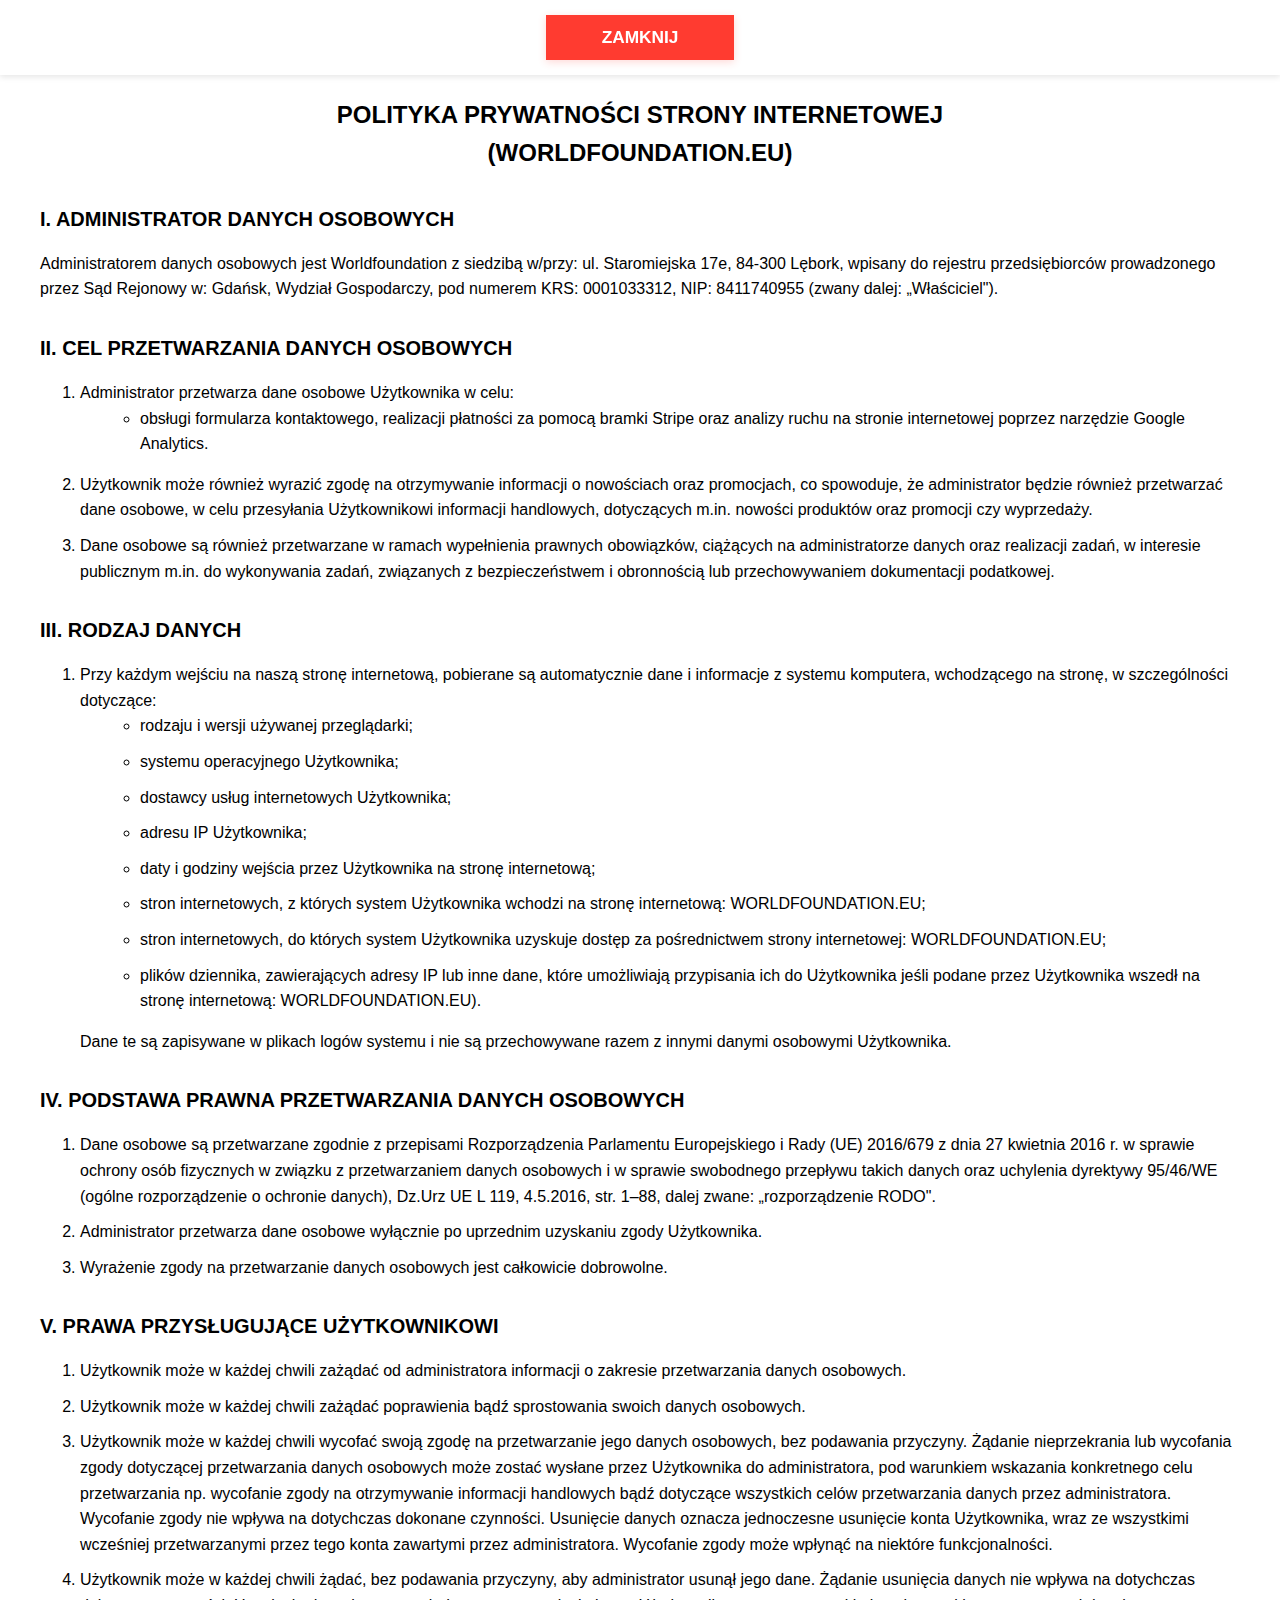
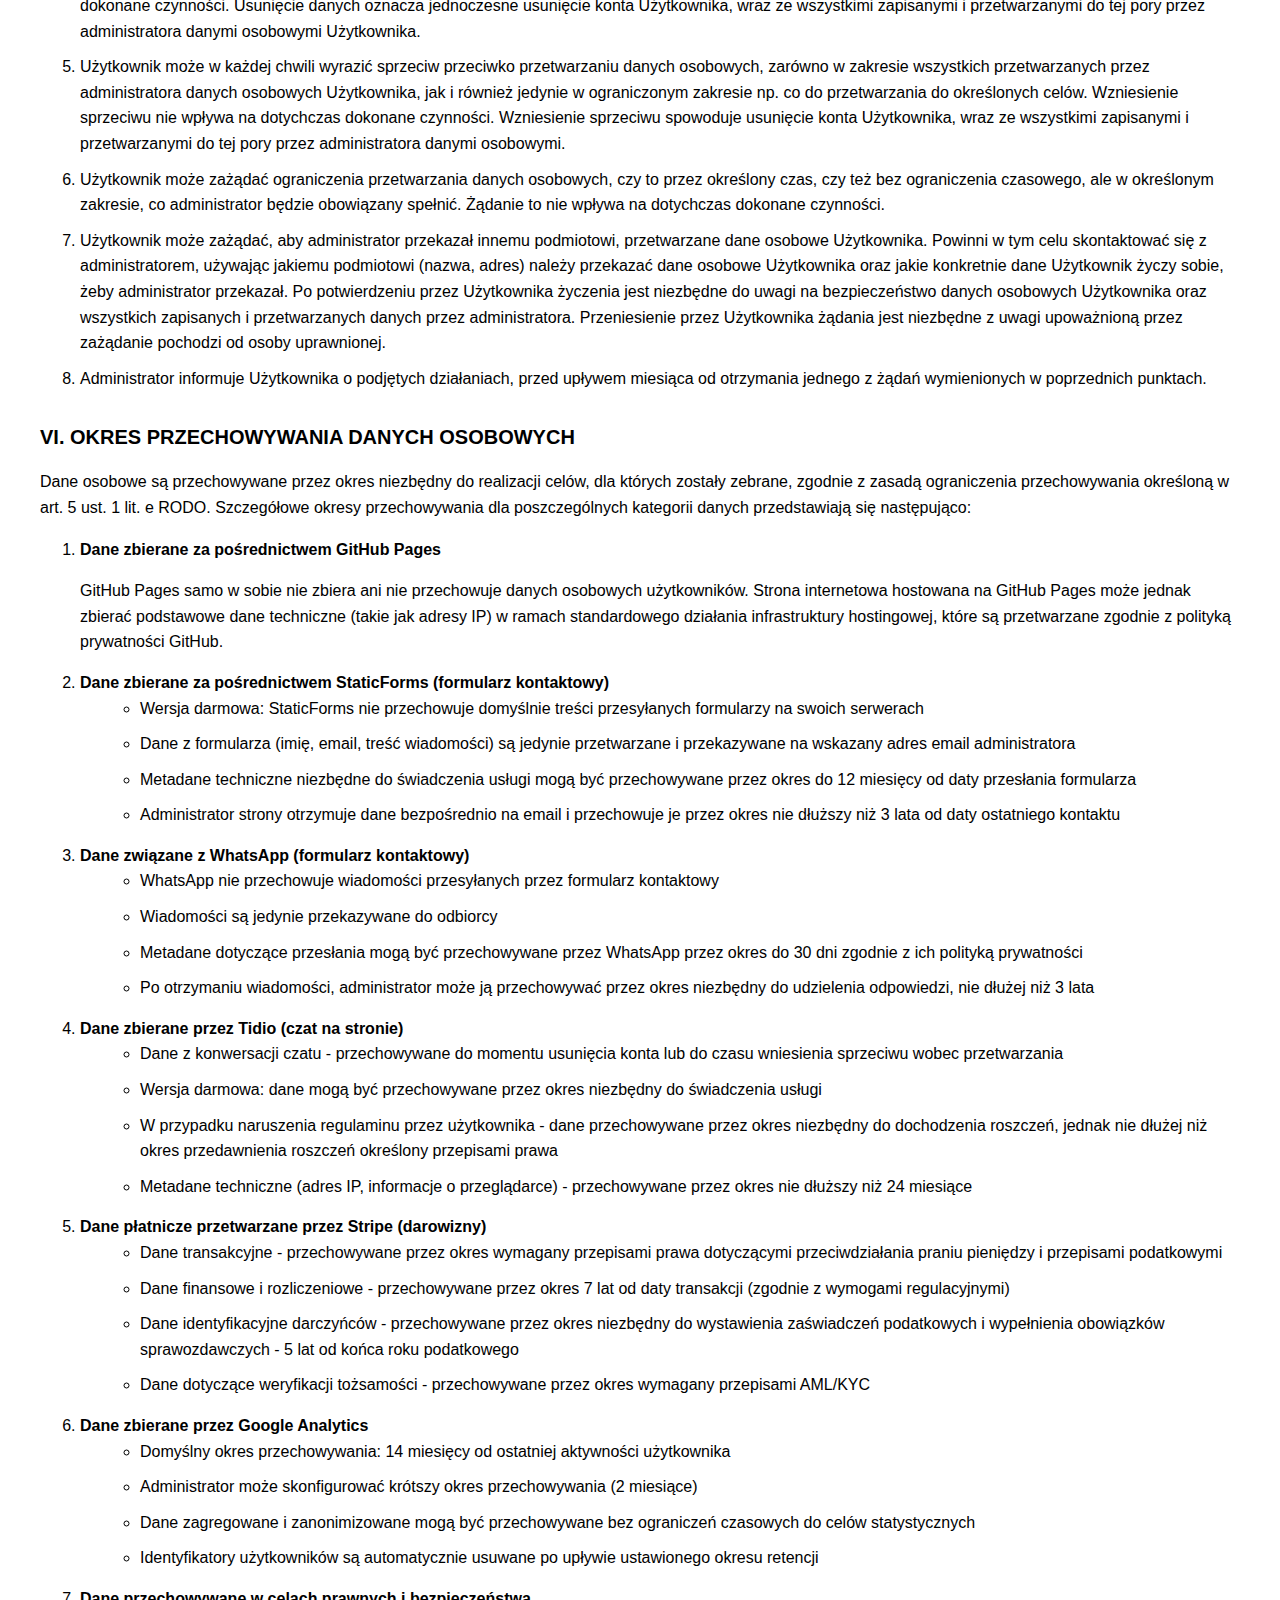
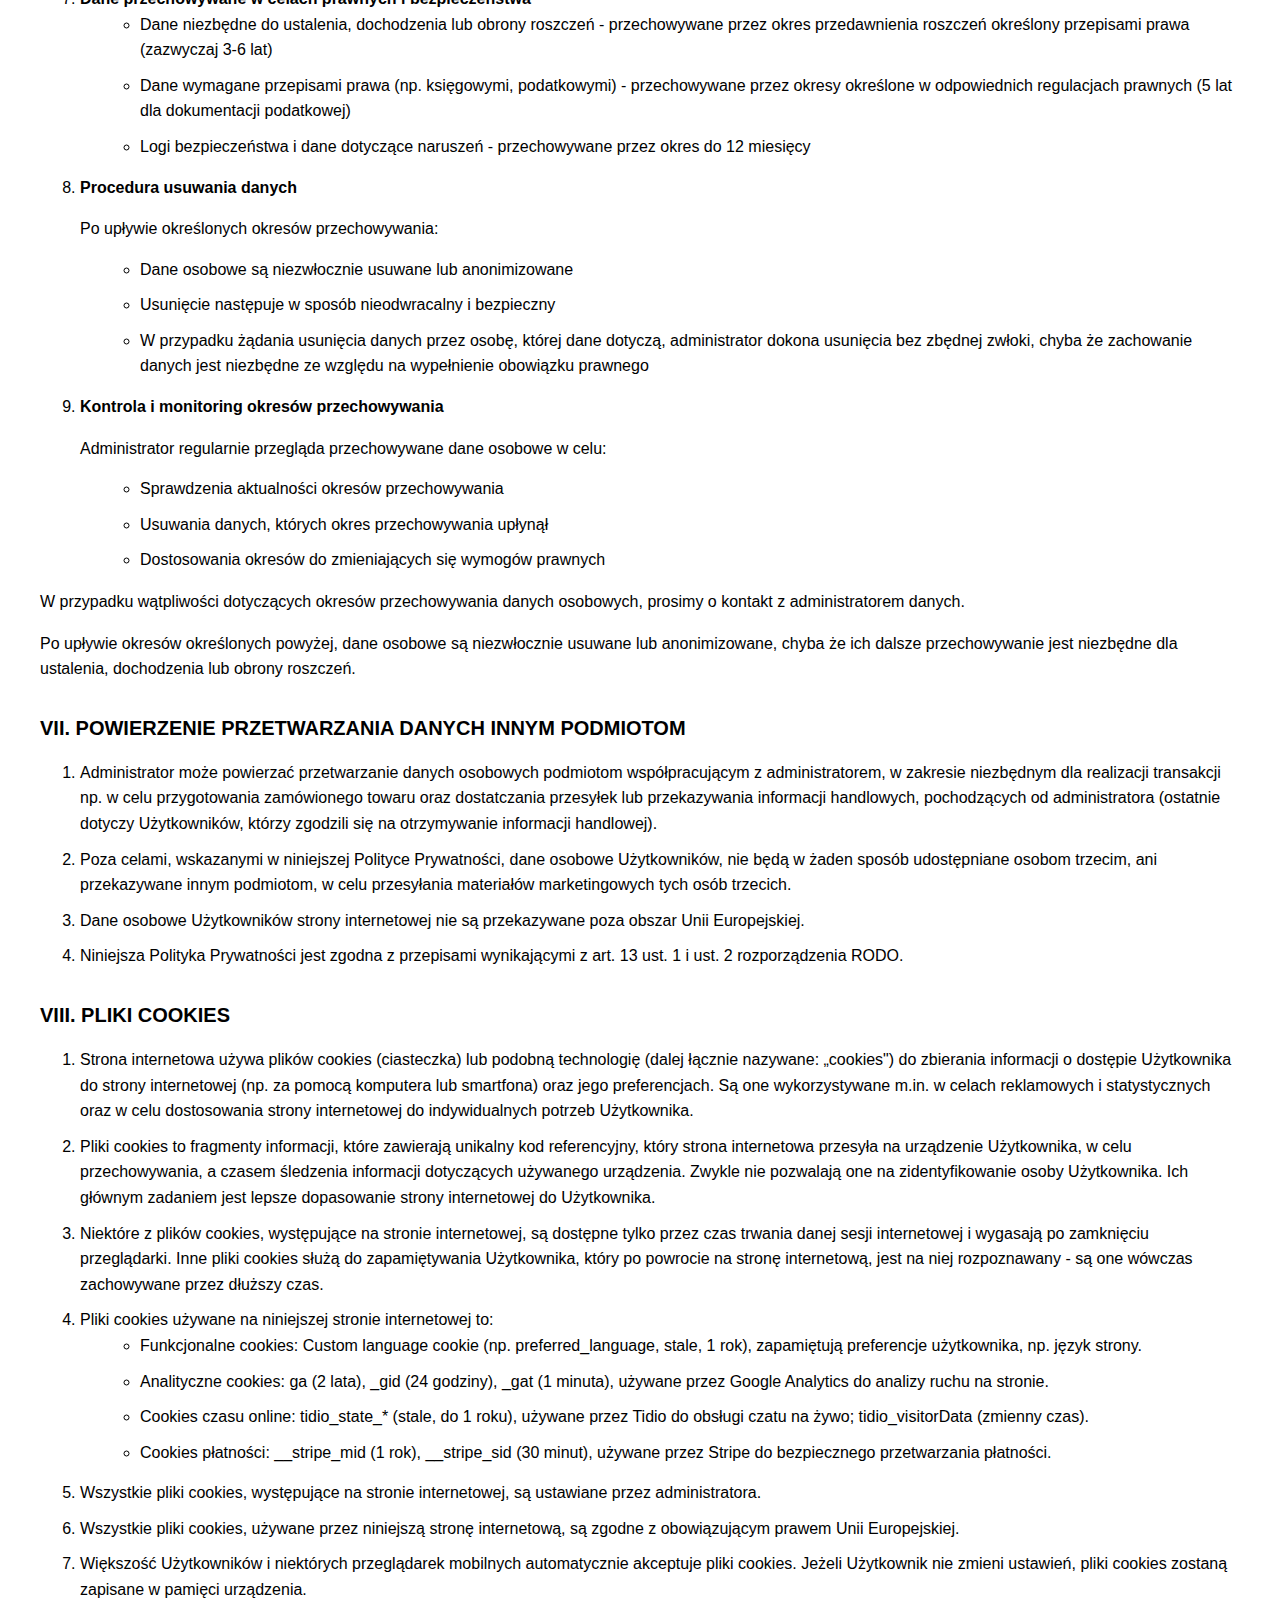
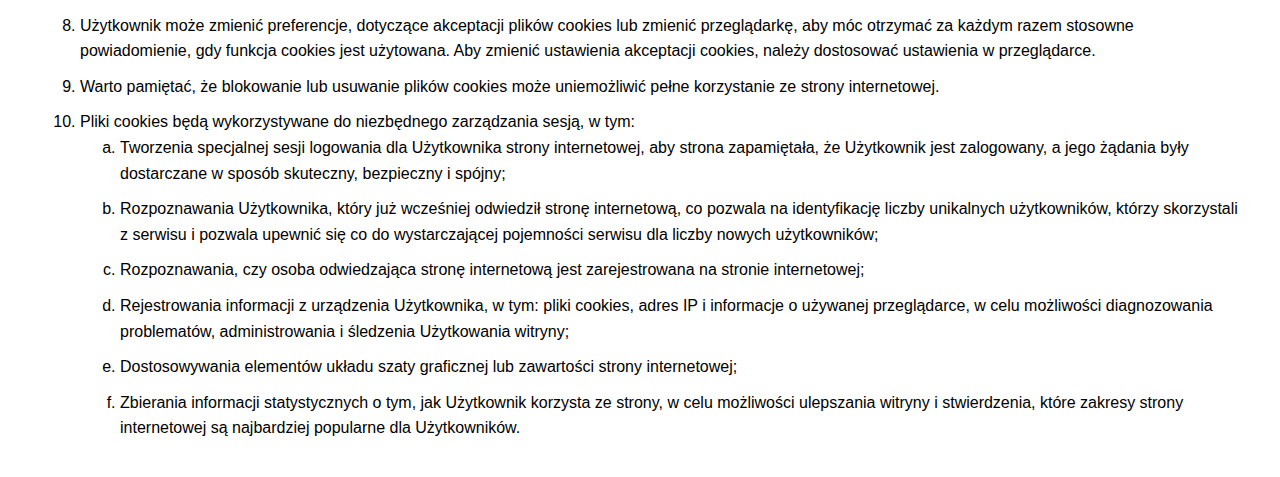
<file: polityka-prywatnosci.html>
<!DOCTYPE html>
<html lang="pl">
<head>
    <meta charset="UTF-8">
    <meta name="viewport" content="width=device-width, initial-scale=1.0">
    <title>Polityka Prywatności - WorldFoundation.eu</title>
    <style>
        body {
            font-family: Arial, sans-serif;
            line-height: 1.6;
            max-width: 1200px;
            margin: 0 auto;
            padding: 80px 20px 20px;
            position: relative;
        }
        .button-container {
            position: fixed;
            top: 0;
            left: 0;
            right: 0;
            z-index: 1000;
            background: white;
            padding: 15px;
            text-align: center;
            box-shadow: 0 2px 6px rgba(0,0,0,0.1);
        }
        .close-button {
            display: inline-block;
            padding: 10px 32px;
            font-size: 1.08rem;
            line-height: 1.2;
            border: 2px solid #ff3b30;
            background: #ff3b30;
            color: #fff;
            font-weight: 600;
            text-decoration: none;
            box-shadow: 0 2px 8px rgba(255,59,48,0.2);
            transition: all 0.25s cubic-bezier(.4,0,.2,1);
            min-width: 120px;
        }
        .close-button:hover {
            background-color: #ff1a1a;
            border-color: #ff1a1a;
            box-shadow: 0 2px 8px rgba(255,59,48,0.4);
        }
       
        
        h1 {
            text-align: center;
            font-size: 24px;
            margin-bottom: 30px;
        }
        h2 {
            font-size: 20px;
            margin-top: 30px;
            margin-bottom: 15px;
        }
        p {
            margin-bottom: 15px;
        }
        ul {
            margin-left: 20px;
            margin-bottom: 15px;
        }
        li {
            margin-bottom: 10px;
        }
    </style>
</head>
<body>
    <div class="button-container">
        <a href="index.html" class="close-button">ZAMKNIJ</a>
    </div>
    <h1>POLITYKA PRYWATNOŚCI STRONY INTERNETOWEJ<br>(WORLDFOUNDATION.EU)</h1>

    <h2>I. ADMINISTRATOR DANYCH OSOBOWYCH</h2>
    <p>Administratorem danych osobowych jest Worldfoundation z siedzibą w/przy: ul. Staromiejska 17e, 84-300 Lębork, wpisany do rejestru przedsiębiorców prowadzonego przez Sąd Rejonowy w: Gdańsk, Wydział Gospodarczy, pod numerem KRS: 0001033312, NIP: 8411740955 (zwany dalej: „Właściciel").</p>

    <h2>II. CEL PRZETWARZANIA DANYCH OSOBOWYCH</h2>
    <ol>
        <li>Administrator przetwarza dane osobowe Użytkownika w celu:
            <ul>
                <li>obsługi formularza kontaktowego, realizacji płatności za pomocą bramki Stripe oraz analizy ruchu na stronie internetowej poprzez narzędzie Google Analytics.</li>
            </ul>
        </li>
        <li>Użytkownik może również wyrazić zgodę na otrzymywanie informacji o nowościach oraz promocjach, co spowoduje, że administrator będzie również przetwarzać dane osobowe, w celu przesyłania Użytkownikowi informacji handlowych, dotyczących m.in. nowości produktów oraz promocji czy wyprzedaży.</li>
        <li>Dane osobowe są również przetwarzane w ramach wypełnienia prawnych obowiązków, ciążących na administratorze danych oraz realizacji zadań, w interesie publicznym m.in. do wykonywania zadań, związanych z bezpieczeństwem i obronnością lub przechowywaniem dokumentacji podatkowej.</li>
    </ol>

    <h2>III. RODZAJ DANYCH</h2>
    <ol>
        <li>Przy każdym wejściu na naszą stronę internetową, pobierane są automatycznie dane i informacje z systemu komputera, wchodzącego na stronę, w szczególności dotyczące:
            <ul>
                <li>rodzaju i wersji używanej przeglądarki;</li>
                <li>systemu operacyjnego Użytkownika;</li>
                <li>dostawcy usług internetowych Użytkownika;</li>
                <li>adresu IP Użytkownika;</li>
                <li>daty i godziny wejścia przez Użytkownika na stronę internetową;</li>
                <li>stron internetowych, z których system Użytkownika wchodzi na stronę internetową: WORLDFOUNDATION.EU;</li>
                <li>stron internetowych, do których system Użytkownika uzyskuje dostęp za pośrednictwem strony internetowej: WORLDFOUNDATION.EU;</li>
                <li>plików dziennika, zawierających adresy IP lub inne dane, które umożliwiają przypisania ich do Użytkownika jeśli podane przez Użytkownika wszedł na stronę internetową: WORLDFOUNDATION.EU).</li>
            </ul>
            Dane te są zapisywane w plikach logów systemu i nie są przechowywane razem z innymi danymi osobowymi Użytkownika.
        </li>
    </ol>

    <h2>IV. PODSTAWA PRAWNA PRZETWARZANIA DANYCH OSOBOWYCH</h2>
    <ol>
        <li>Dane osobowe są przetwarzane zgodnie z przepisami Rozporządzenia Parlamentu Europejskiego i Rady (UE) 2016/679 z dnia 27 kwietnia 2016 r. w sprawie ochrony osób fizycznych w związku z przetwarzaniem danych osobowych i w sprawie swobodnego przepływu takich danych oraz uchylenia dyrektywy 95/46/WE (ogólne rozporządzenie o ochronie danych), Dz.Urz UE L 119, 4.5.2016, str. 1–88, dalej zwane: „rozporządzenie RODO".</li>
        <li>Administrator przetwarza dane osobowe wyłącznie po uprzednim uzyskaniu zgody Użytkownika.</li>
        <li>Wyrażenie zgody na przetwarzanie danych osobowych jest całkowicie dobrowolne.</li>
    </ol>

    <h2>V. PRAWA PRZYSŁUGUJĄCE UŻYTKOWNIKOWI</h2>
    <ol>
        <li>Użytkownik może w każdej chwili zażądać od administratora informacji o zakresie przetwarzania danych osobowych.</li>
        <li>Użytkownik może w każdej chwili zażądać poprawienia bądź sprostowania swoich danych osobowych.</li>
        <li>Użytkownik może w każdej chwili wycofać swoją zgodę na przetwarzanie jego danych osobowych, bez podawania przyczyny. Żądanie nieprzekrania lub wycofania zgody dotyczącej przetwarzania danych osobowych może zostać wysłane przez Użytkownika do administratora, pod warunkiem wskazania konkretnego celu przetwarzania np. wycofanie zgody na otrzymywanie informacji handlowych bądź dotyczące wszystkich celów przetwarzania danych przez administratora. Wycofanie zgody nie wpływa na dotychczas dokonane czynności. Usunięcie danych oznacza jednoczesne usunięcie konta Użytkownika, wraz ze wszystkimi wcześniej przetwarzanymi przez tego konta zawartymi przez administratora. Wycofanie zgody może wpłynąć na niektóre funkcjonalności.</li>
        <li>Użytkownik może w każdej chwili żądać, bez podawania przyczyny, aby administrator usunął jego dane. Żądanie usunięcia danych nie wpływa na dotychczas dokonane czynności. Usunięcie danych oznacza jednoczesne usunięcie konta Użytkownika, wraz ze wszystkimi zapisanymi i przetwarzanymi do tej pory przez administratora danymi osobowymi Użytkownika.</li>
        <li>Użytkownik może w każdej chwili wyrazić sprzeciw przeciwko przetwarzaniu danych osobowych, zarówno w zakresie wszystkich przetwarzanych przez administratora danych osobowych Użytkownika, jak i również jedynie w ograniczonym zakresie np. co do przetwarzania do określonych celów. Wzniesienie sprzeciwu nie wpływa na dotychczas dokonane czynności. Wzniesienie sprzeciwu spowoduje usunięcie konta Użytkownika, wraz ze wszystkimi zapisanymi i przetwarzanymi do tej pory przez administratora danymi osobowymi.</li>
        <li>Użytkownik może zażądać ograniczenia przetwarzania danych osobowych, czy to przez określony czas, czy też bez ograniczenia czasowego, ale w określonym zakresie, co administrator będzie obowiązany spełnić. Żądanie to nie wpływa na dotychczas dokonane czynności.</li>
        <li>Użytkownik może zażądać, aby administrator przekazał innemu podmiotowi, przetwarzane dane osobowe Użytkownika. Powinni w tym celu skontaktować się z administratorem, używając jakiemu podmiotowi (nazwa, adres) należy przekazać dane osobowe Użytkownika oraz jakie konkretnie dane Użytkownik życzy sobie, żeby administrator przekazał. Po potwierdzeniu przez Użytkownika życzenia jest niezbędne do uwagi na bezpieczeństwo danych osobowych Użytkownika oraz wszystkich zapisanych i przetwarzanych danych przez administratora. Przeniesienie przez Użytkownika żądania jest niezbędne z uwagi upoważnioną przez zażądanie pochodzi od osoby uprawnionej.</li>
        <li>Administrator informuje Użytkownika o podjętych działaniach, przed upływem miesiąca od otrzymania jednego z żądań wymienionych w poprzednich punktach.</li>
    </ol>

    <h2>VI. OKRES PRZECHOWYWANIA DANYCH OSOBOWYCH</h2>
    <p>Dane osobowe są przechowywane przez okres niezbędny do realizacji celów, dla których zostały zebrane, zgodnie z zasadą ograniczenia przechowywania określoną w art. 5 ust. 1 lit. e RODO. Szczegółowe okresy przechowywania dla poszczególnych kategorii danych przedstawiają się następująco:</p>

    <ol>
        <li><strong>Dane zbierane za pośrednictwem GitHub Pages</strong>
            <p>GitHub Pages samo w sobie nie zbiera ani nie przechowuje danych osobowych użytkowników. Strona internetowa hostowana na GitHub Pages może jednak zbierać podstawowe dane techniczne (takie jak adresy IP) w ramach standardowego działania infrastruktury hostingowej, które są przetwarzane zgodnie z polityką prywatności GitHub.</p>
        </li>
        <li><strong>Dane zbierane za pośrednictwem StaticForms (formularz kontaktowy)</strong>
            <ul>
                <li>Wersja darmowa: StaticForms nie przechowuje domyślnie treści przesyłanych formularzy na swoich serwerach</li>
                <li>Dane z formularza (imię, email, treść wiadomości) są jedynie przetwarzane i przekazywane na wskazany adres email administratora</li>
                <li>Metadane techniczne niezbędne do świadczenia usługi mogą być przechowywane przez okres do 12 miesięcy od daty przesłania formularza</li>
                <li>Administrator strony otrzymuje dane bezpośrednio na email i przechowuje je przez okres nie dłuższy niż 3 lata od daty ostatniego kontaktu</li>
            </ul>
        </li>
        <li><strong>Dane związane z WhatsApp (formularz kontaktowy)</strong>
            <ul>
                <li>WhatsApp nie przechowuje wiadomości przesyłanych przez formularz kontaktowy</li>
                <li>Wiadomości są jedynie przekazywane do odbiorcy</li>
                <li>Metadane dotyczące przesłania mogą być przechowywane przez WhatsApp przez okres do 30 dni zgodnie z ich polityką prywatności</li>
                <li>Po otrzymaniu wiadomości, administrator może ją przechowywać przez okres niezbędny do udzielenia odpowiedzi, nie dłużej niż 3 lata</li>
            </ul>
        </li>
        <li><strong>Dane zbierane przez Tidio (czat na stronie)</strong>
            <ul>
                <li>Dane z konwersacji czatu - przechowywane do momentu usunięcia konta lub do czasu wniesienia sprzeciwu wobec przetwarzania</li>
                <li>Wersja darmowa: dane mogą być przechowywane przez okres niezbędny do świadczenia usługi</li>
                <li>W przypadku naruszenia regulaminu przez użytkownika - dane przechowywane przez okres niezbędny do dochodzenia roszczeń, jednak nie dłużej niż okres przedawnienia roszczeń określony przepisami prawa</li>
                <li>Metadane techniczne (adres IP, informacje o przeglądarce) - przechowywane przez okres nie dłuższy niż 24 miesiące</li>
            </ul>
        </li>
        <li><strong>Dane płatnicze przetwarzane przez Stripe (darowizny)</strong>
            <ul>
                <li>Dane transakcyjne - przechowywane przez okres wymagany przepisami prawa dotyczącymi przeciwdziałania praniu pieniędzy i przepisami podatkowymi</li>
                <li>Dane finansowe i rozliczeniowe - przechowywane przez okres 7 lat od daty transakcji (zgodnie z wymogami regulacyjnymi)</li>
                <li>Dane identyfikacyjne darczyńców - przechowywane przez okres niezbędny do wystawienia zaświadczeń podatkowych i wypełnienia obowiązków sprawozdawczych - 5 lat od końca roku podatkowego</li>
                <li>Dane dotyczące weryfikacji tożsamości - przechowywane przez okres wymagany przepisami AML/KYC</li>
            </ul>
        </li>
        <li><strong>Dane zbierane przez Google Analytics</strong>
            <ul>
                <li>Domyślny okres przechowywania: 14 miesięcy od ostatniej aktywności użytkownika</li>
                <li>Administrator może skonfigurować krótszy okres przechowywania (2 miesiące)</li>
                <li>Dane zagregowane i zanonimizowane mogą być przechowywane bez ograniczeń czasowych do celów statystycznych</li>
                <li>Identyfikatory użytkowników są automatycznie usuwane po upływie ustawionego okresu retencji</li>
            </ul>
        </li>
        <li><strong>Dane przechowywane w celach prawnych i bezpieczeństwa</strong>
            <ul>
                <li>Dane niezbędne do ustalenia, dochodzenia lub obrony roszczeń - przechowywane przez okres przedawnienia roszczeń określony przepisami prawa (zazwyczaj 3-6 lat)</li>
                <li>Dane wymagane przepisami prawa (np. księgowymi, podatkowymi) - przechowywane przez okresy określone w odpowiednich regulacjach prawnych (5 lat dla dokumentacji podatkowej)</li>
                <li>Logi bezpieczeństwa i dane dotyczące naruszeń - przechowywane przez okres do 12 miesięcy</li>
            </ul>
        </li>
        <li><strong>Procedura usuwania danych</strong>
            <p>Po upływie określonych okresów przechowywania:</p>
            <ul>
                <li>Dane osobowe są niezwłocznie usuwane lub anonimizowane</li>
                <li>Usunięcie następuje w sposób nieodwracalny i bezpieczny</li>
                <li>W przypadku żądania usunięcia danych przez osobę, której dane dotyczą, administrator dokona usunięcia bez zbędnej zwłoki, chyba że zachowanie danych jest niezbędne ze względu na wypełnienie obowiązku prawnego</li>
            </ul>
        </li>
        <li><strong>Kontrola i monitoring okresów przechowywania</strong>
            <p>Administrator regularnie przegląda przechowywane dane osobowe w celu:</p>
            <ul>
                <li>Sprawdzenia aktualności okresów przechowywania</li>
                <li>Usuwania danych, których okres przechowywania upłynął</li>
                <li>Dostosowania okresów do zmieniających się wymogów prawnych</li>
            </ul>
        </li>
    </ol>

    <p>W przypadku wątpliwości dotyczących okresów przechowywania danych osobowych, prosimy o kontakt z administratorem danych.</p>
    <p>Po upływie okresów określonych powyżej, dane osobowe są niezwłocznie usuwane lub anonimizowane, chyba że ich dalsze przechowywanie jest niezbędne dla ustalenia, dochodzenia lub obrony roszczeń.</p>

    <h2>VII. POWIERZENIE PRZETWARZANIA DANYCH INNYM PODMIOTOM</h2>
    <ol>
        <li>Administrator może powierzać przetwarzanie danych osobowych podmiotom współpracującym z administratorem, w zakresie niezbędnym dla realizacji transakcji np. w celu przygotowania zamówionego towaru oraz dostatczania przesyłek lub przekazywania informacji handlowych, pochodzących od administratora (ostatnie dotyczy Użytkowników, którzy zgodzili się na otrzymywanie informacji handlowej).</li>
        <li>Poza celami, wskazanymi w niniejszej Polityce Prywatności, dane osobowe Użytkowników, nie będą w żaden sposób udostępniane osobom trzecim, ani przekazywane innym podmiotom, w celu przesyłania materiałów marketingowych tych osób trzecich.</li>
        <li>Dane osobowe Użytkowników strony internetowej nie są przekazywane poza obszar Unii Europejskiej.</li>
        <li>Niniejsza Polityka Prywatności jest zgodna z przepisami wynikającymi z art. 13 ust. 1 i ust. 2 rozporządzenia RODO.</li>
    </ol>

    <h2>VIII. PLIKI COOKIES</h2>
    <ol>
        <li>Strona internetowa używa plików cookies (ciasteczka) lub podobną technologię (dalej łącznie nazywane: „cookies") do zbierania informacji o dostępie Użytkownika do strony internetowej (np. za pomocą komputera lub smartfona) oraz jego preferencjach. Są one wykorzystywane m.in. w celach reklamowych i statystycznych oraz w celu dostosowania strony internetowej do indywidualnych potrzeb Użytkownika.</li>
        <li>Pliki cookies to fragmenty informacji, które zawierają unikalny kod referencyjny, który strona internetowa przesyła na urządzenie Użytkownika, w celu przechowywania, a czasem śledzenia informacji dotyczących używanego urządzenia. Zwykle nie pozwalają one na zidentyfikowanie osoby Użytkownika. Ich głównym zadaniem jest lepsze dopasowanie strony internetowej do Użytkownika.</li>
        <li>Niektóre z plików cookies, występujące na stronie internetowej, są dostępne tylko przez czas trwania danej sesji internetowej i wygasają po zamknięciu przeglądarki. Inne pliki cookies służą do zapamiętywania Użytkownika, który po powrocie na stronę internetową, jest na niej rozpoznawany - są one wówczas zachowywane przez dłuższy czas.</li>
        <li>Pliki cookies używane na niniejszej stronie internetowej to:
            <ul>
                <li>Funkcjonalne cookies: Custom language cookie (np. preferred_language, stale, 1 rok), zapamiętują preferencje użytkownika, np. język strony.</li>
                <li>Analityczne cookies: ga (2 lata), _gid (24 godziny), _gat (1 minuta), używane przez Google Analytics do analizy ruchu na stronie.</li>
                <li>Cookies czasu online: tidio_state_* (stale, do 1 roku), używane przez Tidio do obsługi czatu na żywo; tidio_visitorData (zmienny czas).</li>
                <li>Cookies płatności: __stripe_mid (1 rok), __stripe_sid (30 minut), używane przez Stripe do bezpiecznego przetwarzania płatności.</li>
            </ul>
        </li>
        <li>Wszystkie pliki cookies, występujące na stronie internetowej, są ustawiane przez administratora.</li>
        <li>Wszystkie pliki cookies, używane przez niniejszą stronę internetową, są zgodne z obowiązującym prawem Unii Europejskiej.</li>
        <li>Większość Użytkowników i niektórych przeglądarek mobilnych automatycznie akceptuje pliki cookies. Jeżeli Użytkownik nie zmieni ustawień, pliki cookies zostaną zapisane w pamięci urządzenia.</li>
        <li>Użytkownik może zmienić preferencje, dotyczące akceptacji plików cookies lub zmienić przeglądarkę, aby móc otrzymać za każdym razem stosowne powiadomienie, gdy funkcja cookies jest użytowana. Aby zmienić ustawienia akceptacji cookies, należy dostosować ustawienia w przeglądarce.</li>
        <li>Warto pamiętać, że blokowanie lub usuwanie plików cookies może uniemożliwić pełne korzystanie ze strony internetowej.</li>
        <li>Pliki cookies będą wykorzystywane do niezbędnego zarządzania sesją, w tym:
            <ol type="a">
                <li>Tworzenia specjalnej sesji logowania dla Użytkownika strony internetowej, aby strona zapamiętała, że Użytkownik jest zalogowany, a jego żądania były dostarczane w sposób skuteczny, bezpieczny i spójny;</li>
                <li>Rozpoznawania Użytkownika, który już wcześniej odwiedził stronę internetową, co pozwala na identyfikację liczby unikalnych użytkowników, którzy skorzystali z serwisu i pozwala upewnić się co do wystarczającej pojemności serwisu dla liczby nowych użytkowników;</li>
                <li>Rozpoznawania, czy osoba odwiedzająca stronę internetową jest zarejestrowana na stronie internetowej;</li>
                <li>Rejestrowania informacji z urządzenia Użytkownika, w tym: pliki cookies, adres IP i informacje o używanej przeglądarce, w celu możliwości diagnozowania problematów, administrowania i śledzenia Użytkowania witryny;</li>
                <li>Dostosowywania elementów układu szaty graficznej lub zawartości strony internetowej;</li>
                <li>Zbierania informacji statystycznych o tym, jak Użytkownik korzysta ze strony, w celu możliwości ulepszania witryny i stwierdzenia, które zakresy strony internetowej są najbardziej popularne dla Użytkowników.</li>
            </ol>
        </li>
    </ol>
</body>
</html>
</file>
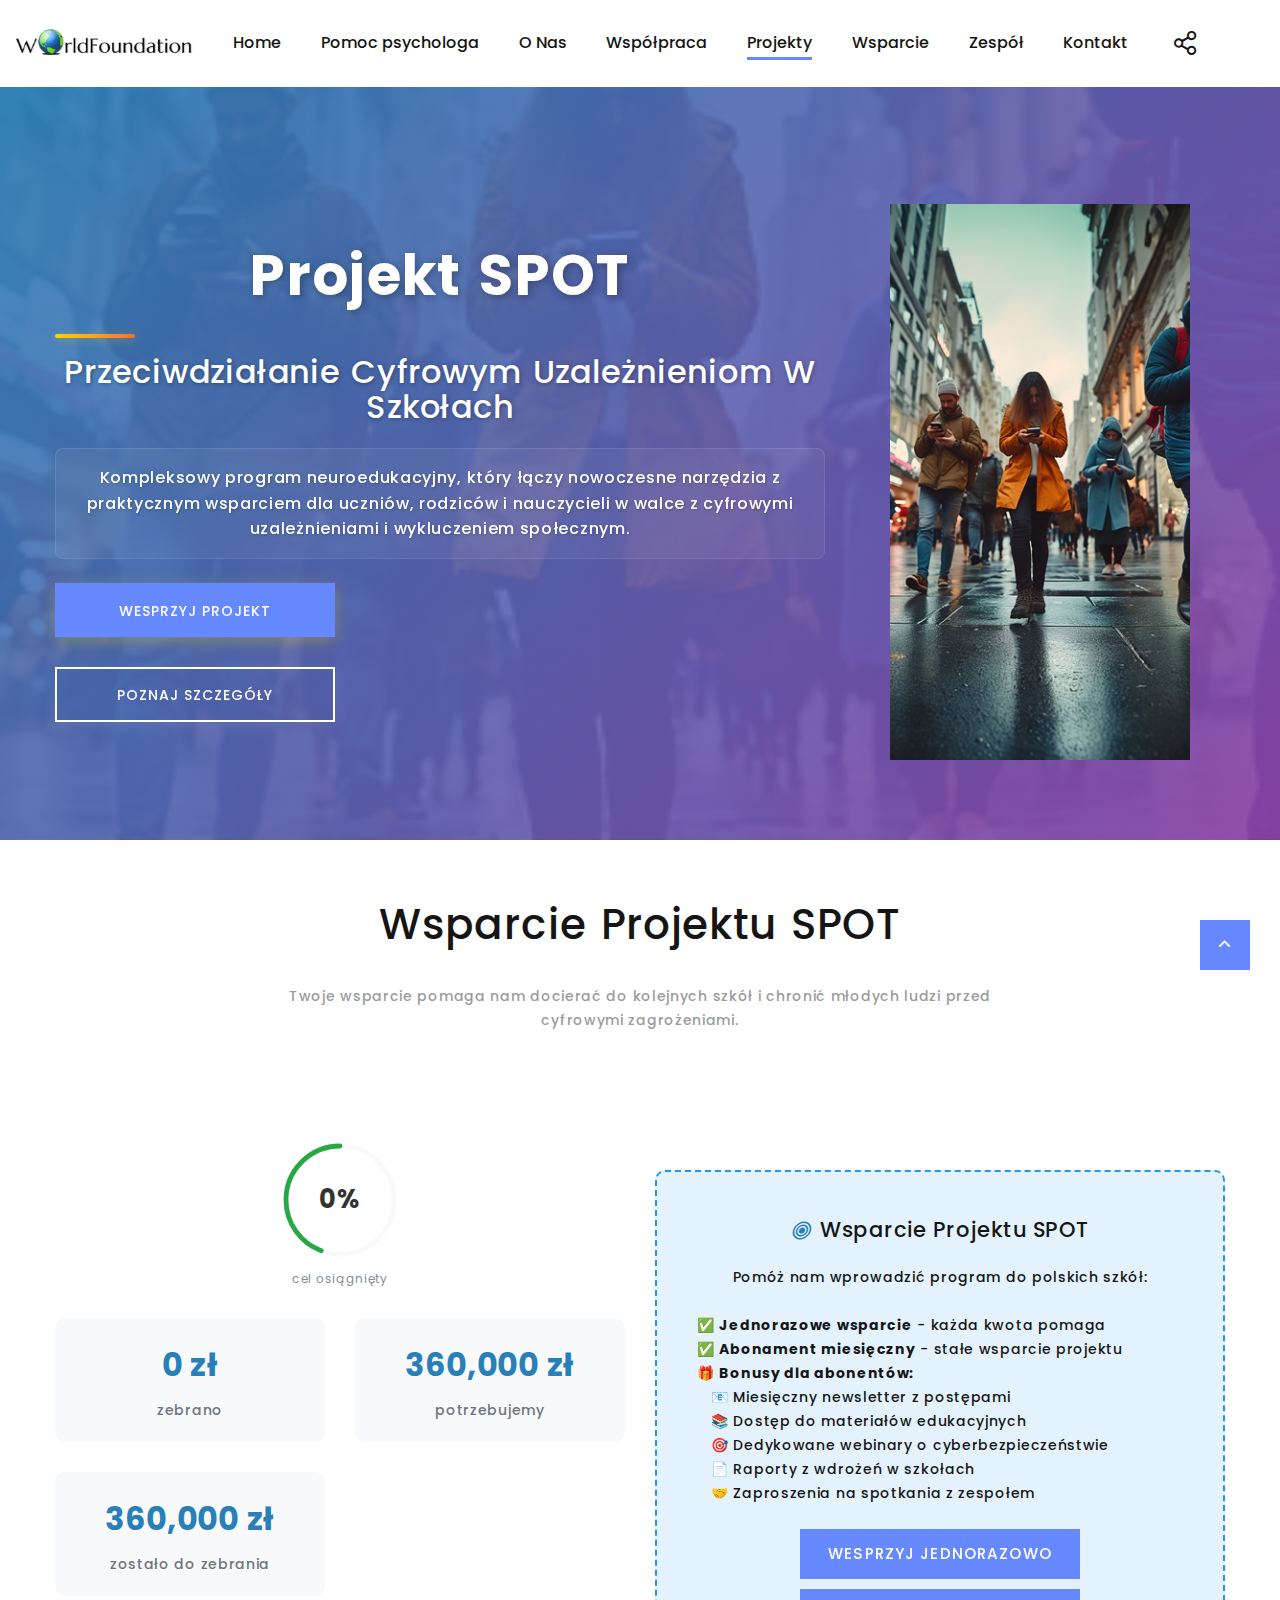
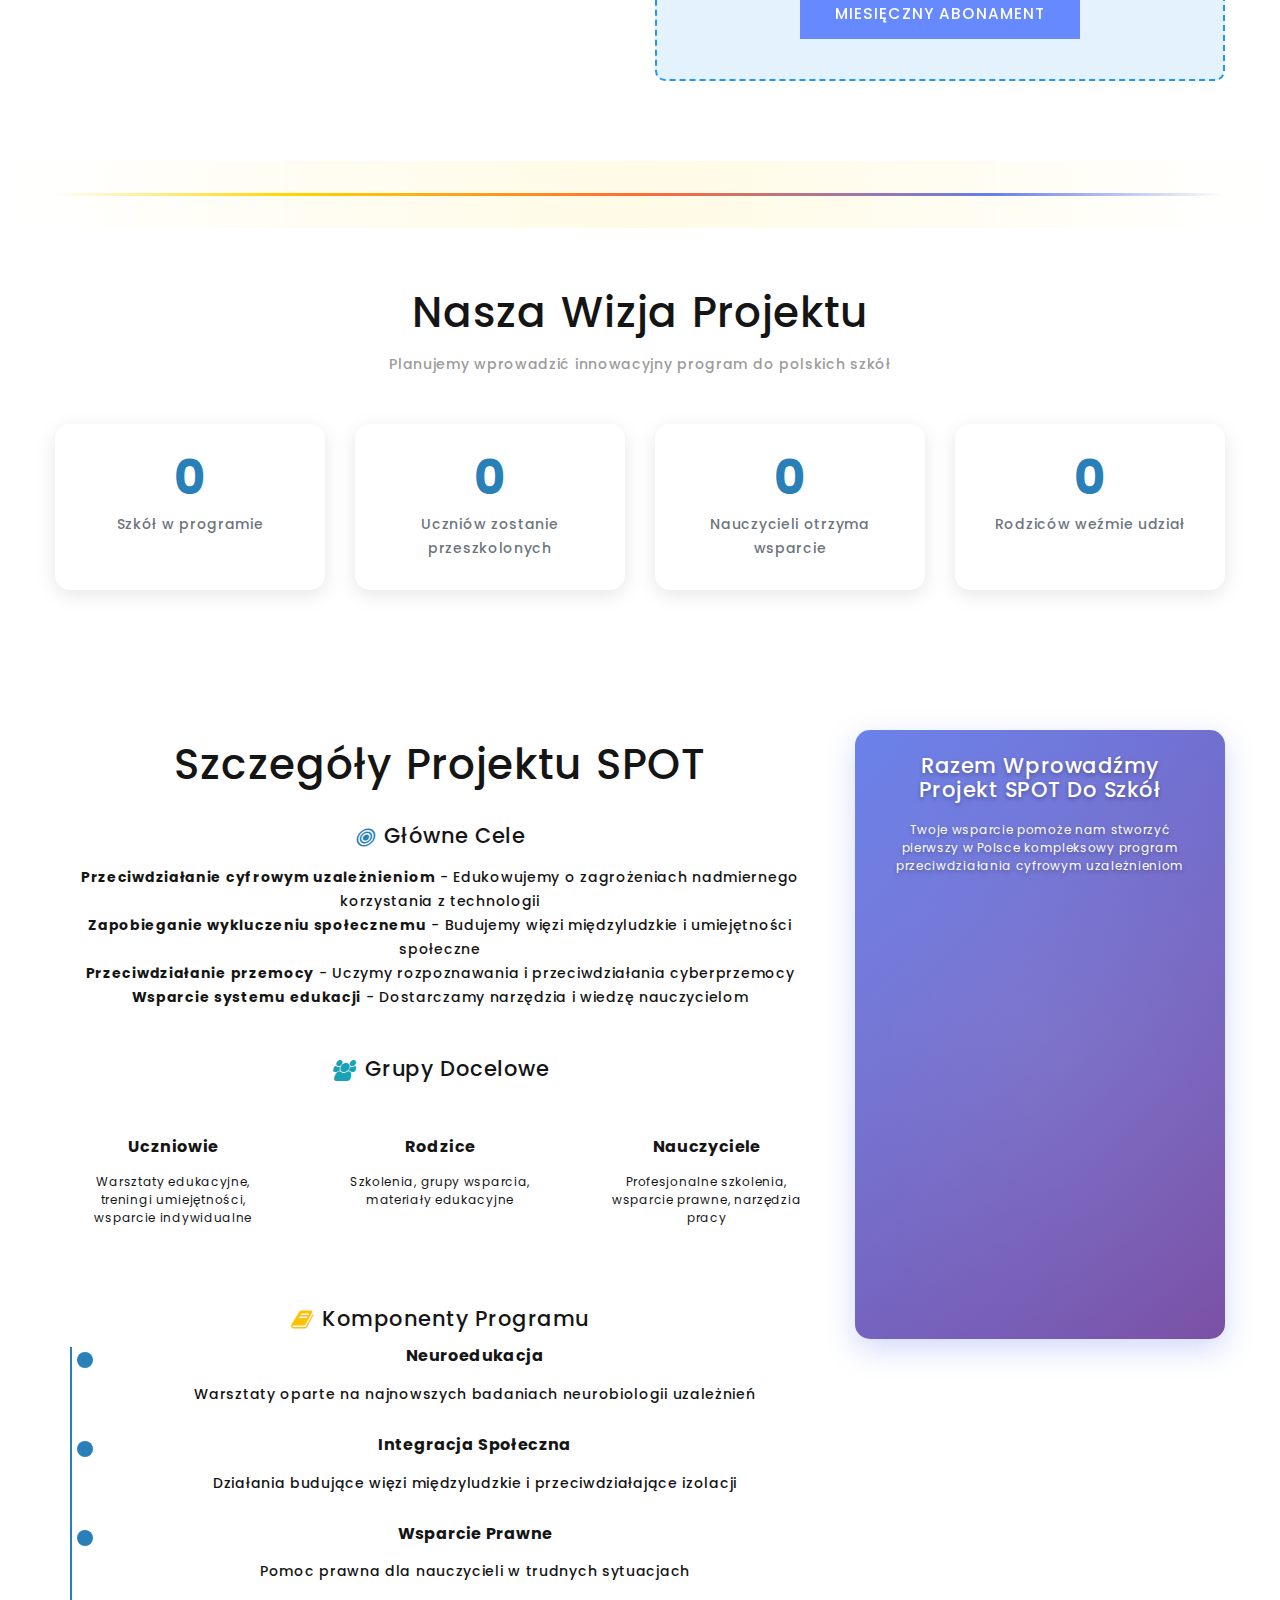
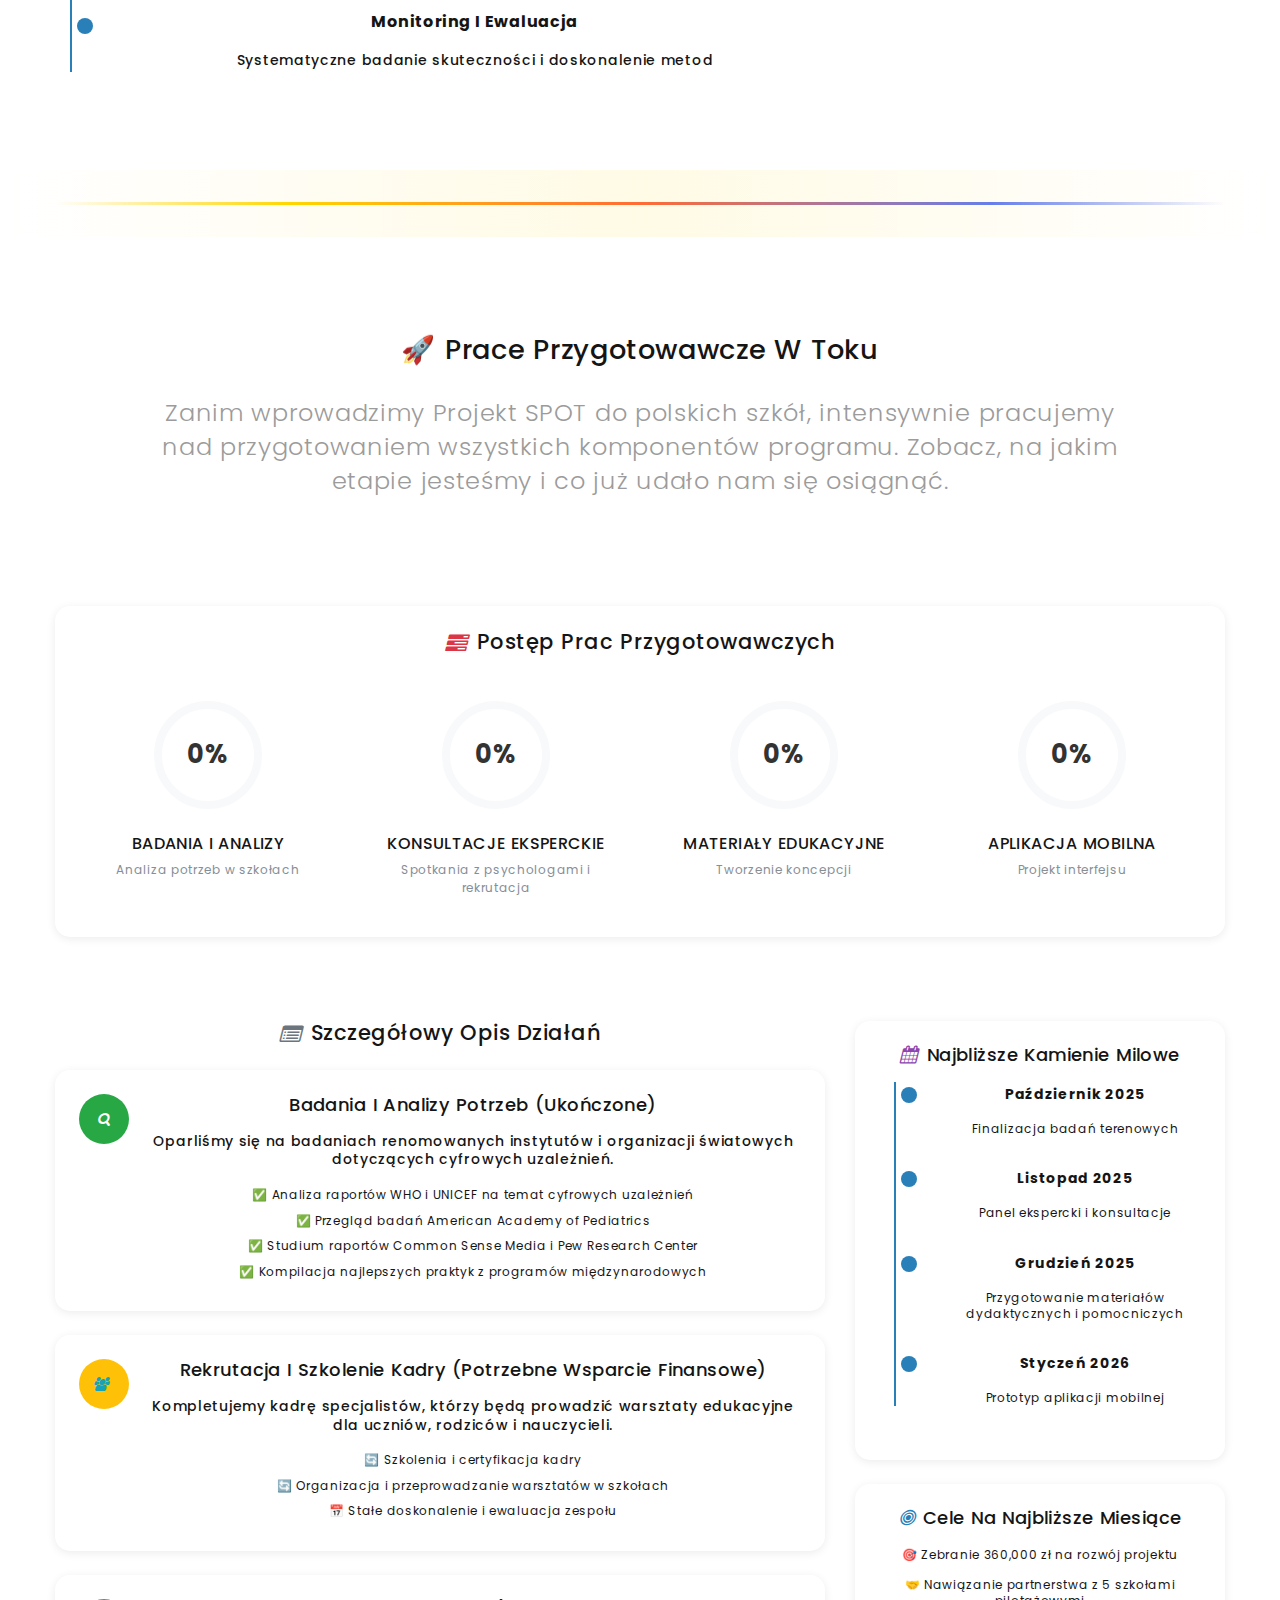
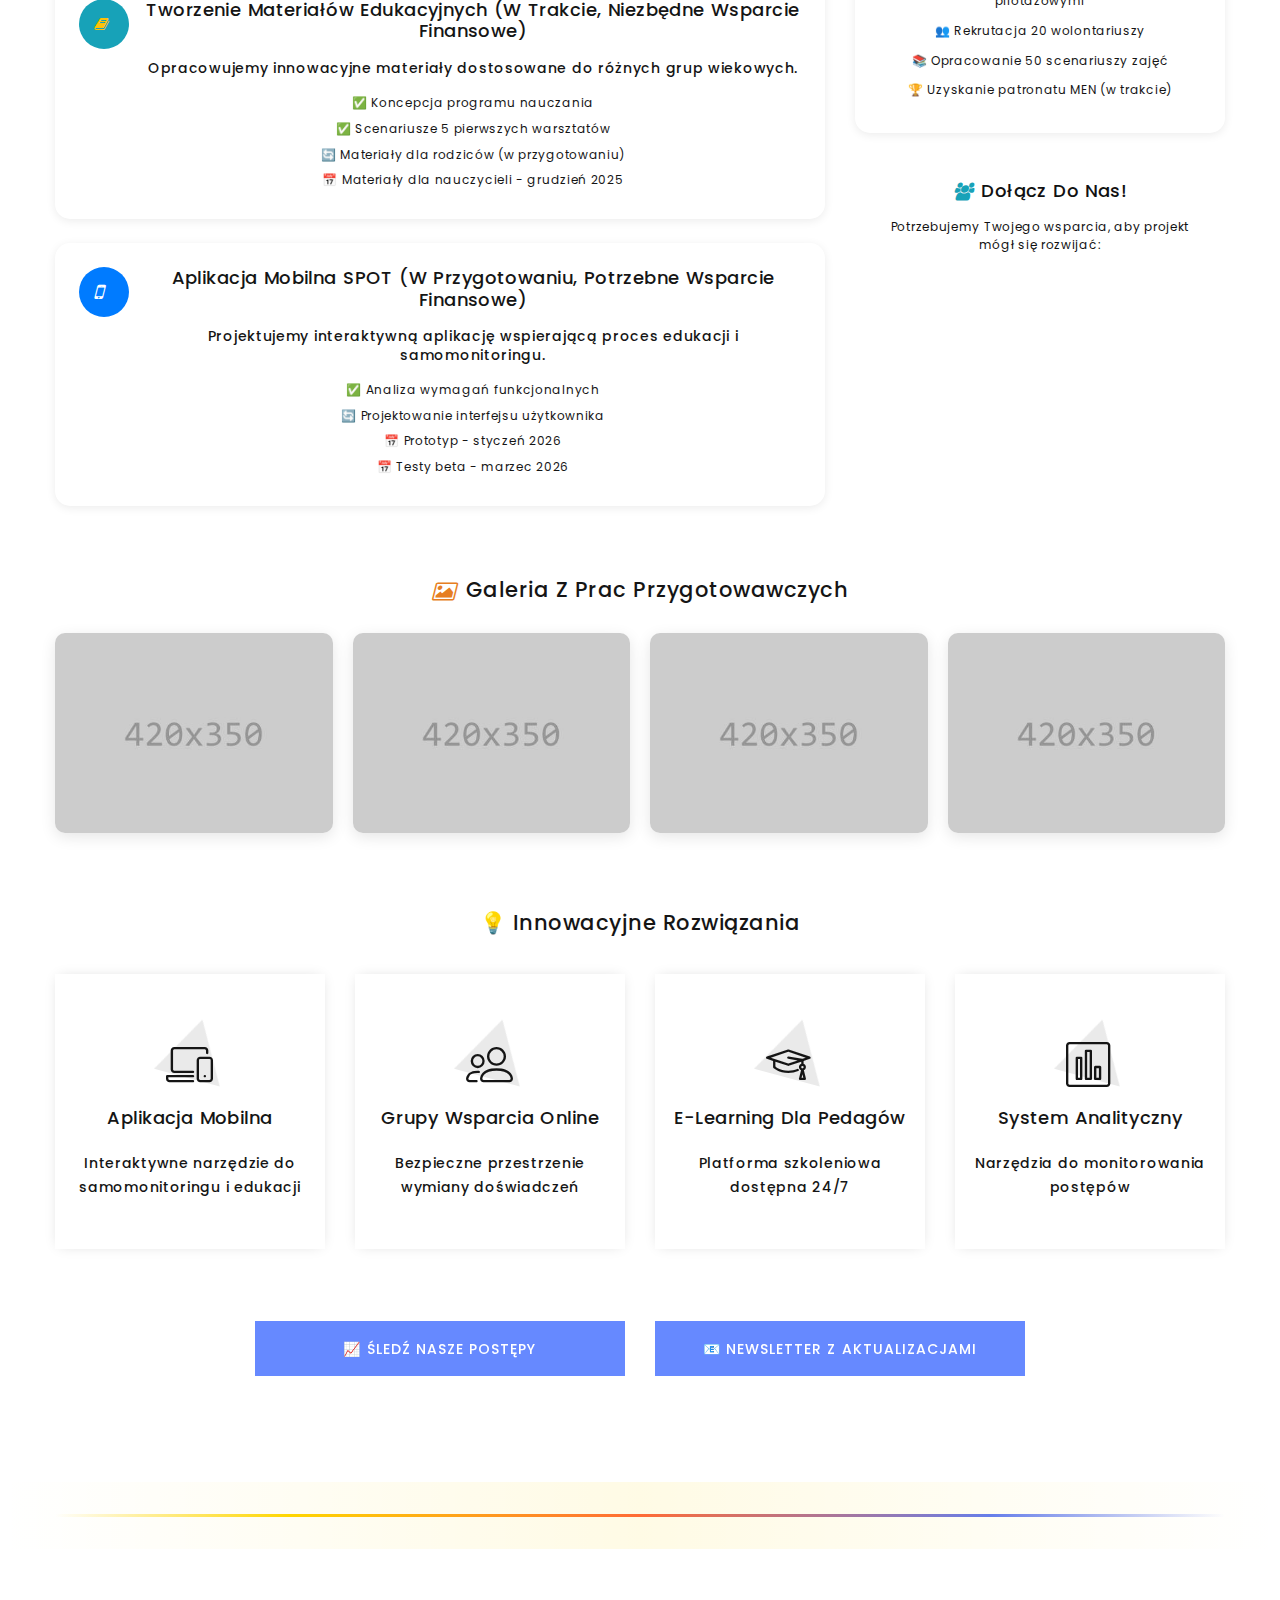
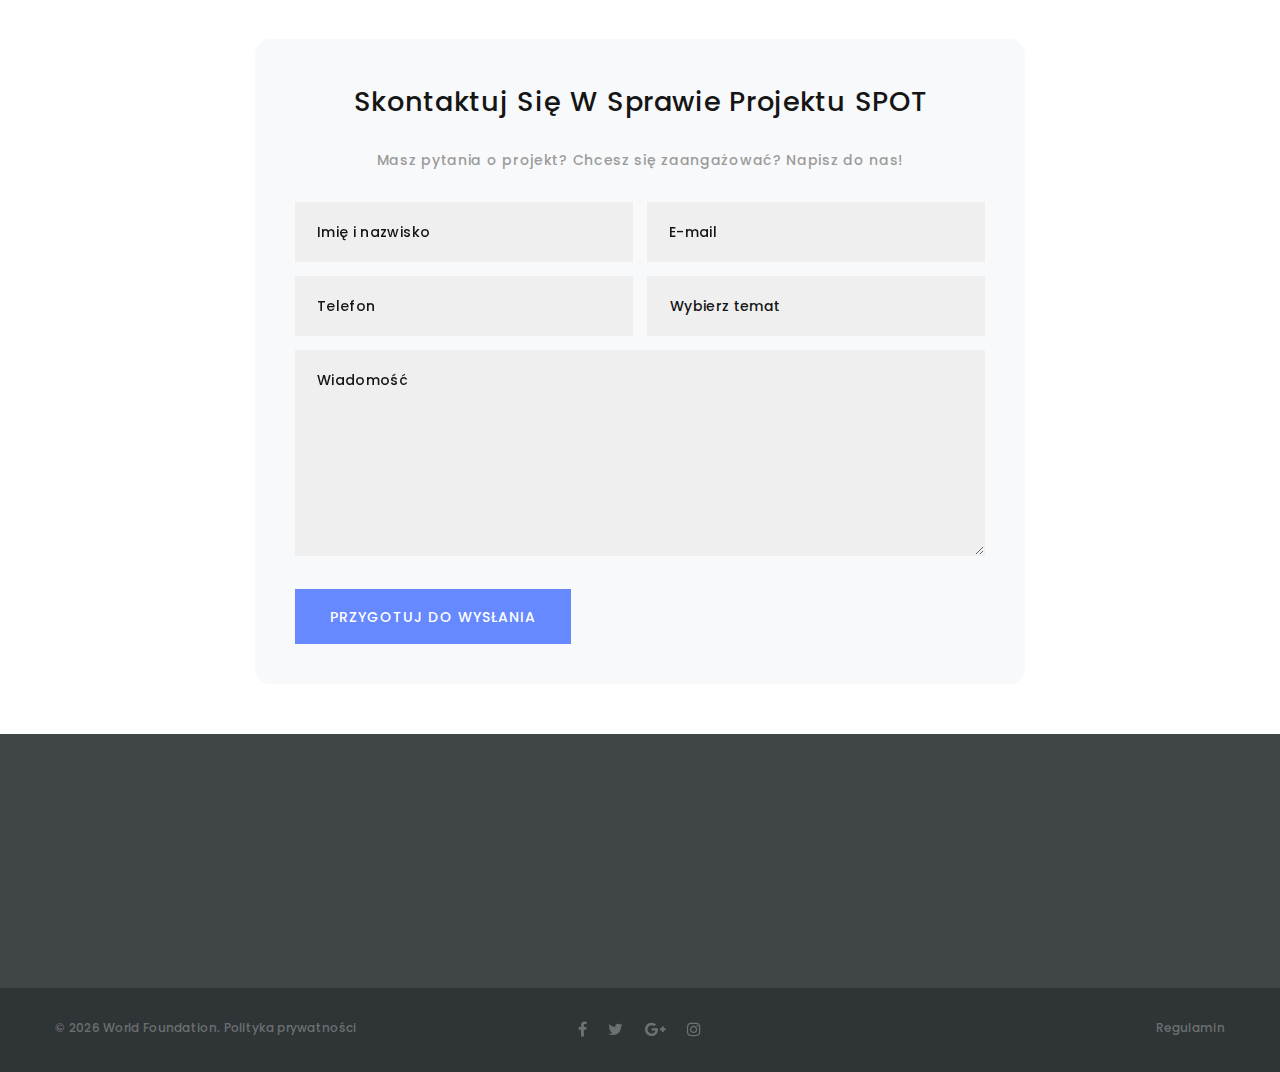
<file: projekt-spot.html>
<!DOCTYPE html>
<html class="wide wow-animation" lang="pl">
<head>
  <title>Projekt SPOT - Przeciwdziałanie Cyfrowym Uzależnieniom | World Foundation</title>
  <meta name="format-detection" content="telephone=no">
  <meta name="viewport" content="width=device-width, height=device-height, initial-scale=1.0, maximum-scale=1.0, user-scalable=0">
  <meta http-equiv="X-UA-Compatible" content="IE=edge">
  <meta charset="utf-8">
  <link rel="icon" href="images/favicon.ico" type="image/x-icon">
  <!-- Stylesheets-->
  <link rel="stylesheet" type="text/css" href="//fonts.googleapis.com/css?family=Montserrat:400,500,600,700%7CPoppins:400%7CTeko:300,400">
  <link rel="stylesheet" href="css/bootstrap.css">
  <link rel="stylesheet" href="css/fonts.css">
  <link rel="stylesheet" href="css/style.css">
  <link rel="stylesheet" href="css/modal-wsparcie-pl.css">
  <style>
  /* Kolory banerów dla Szczegółowy Opis Działań */
  .activity-banner-1 { background: #e3f2fd !important; }
  .activity-banner-2 { background: #e8f5e9 !important; }
  .activity-banner-3 { background: #fffde7 !important; }
  .activity-banner-4 { background: #f3e5f5 !important; }
    /* Fix dla nakładania się elementów */
    .rd-navbar-static .rd-navbar-main-outer {
      padding-top: 0;
    }
    
    .project-hero {
      background: linear-gradient(135deg, rgba(41, 128, 185, 0.9), rgba(142, 68, 173, 0.9)), url('images/banery/s1.png');
      background-size: cover;
      background-position: center;
      padding: 100px 0 80px; /* Zmniejszony padding-top */
      color: white;
      position: relative;
      margin-top: 0; /* Usunięty margines */
    }
    
    .breadcrumb-custom {
      background: transparent;
      padding: 20px 0;
      margin-bottom: 0;
    }
    
    .breadcrumb-custom .breadcrumb {
      background: transparent;
      padding: 0;
      margin: 0;
    }
    
    .breadcrumb-custom a {
      color: rgba(255,255,255,0.8);
      text-decoration: none;
    }
    
    .breadcrumb-custom .active {
      color: white;
      font-weight: 600;
    }
    
    /* Professional Progress Circles */
    .progress-circle-wrapper {
      position: relative;
      display: inline-block;
      margin: 0 auto 20px;
      width: 120px;
      height: 120px;
    }
    
    .progress-circle-svg {
      transform: rotate(-90deg);
      width: 120px;
      height: 120px;
    }
    
    .progress-circle-bg {
      opacity: 0.3;
    }
    
    .progress-circle-fill {
      stroke-dasharray: 314.16; /* 2 * π * 50 */
      stroke-dashoffset: 314.16;
      transition: stroke-dashoffset 2s ease-in-out;
    }
    
    .progress-text {
      position: absolute;
      top: 50%;
      left: 50%;
      transform: translate(-50%, -50%);
      text-align: center;
      font-weight: bold;
      z-index: 10;
    }
    
    .progress-percentage {
      font-size: 1.6rem;
      font-weight: 700;
      color: #333;
      line-height: 1;
    }
    
    /* Responsive adjustments */
    @media (max-width: 768px) {
      .progress-circle-wrapper {
        width: 100px;
        height: 100px;
      }
      
      .progress-circle-svg {
        width: 100px;
        height: 100px;
      }
      
      .progress-percentage {
        font-size: 1.4rem;
      }
    }
    
    /* Action buttons sidebar styling and animations */
    .action-sidebar {
      background: linear-gradient(135deg, #667eea 0%, #764ba2 100%);
      border-radius: 15px;
      position: relative;
      overflow: hidden;
      box-shadow: 0 10px 30px rgba(102, 126, 234, 0.3);
    }
    
    .action-sidebar::before {
      content: '';
      position: absolute;
      top: -50%;
      left: -50%;
      width: 200%;
      height: 200%;
      background: radial-gradient(circle, rgba(255,255,255,0.1) 0%, transparent 70%);
      animation: float 6s ease-in-out infinite;
    }
    
    @keyframes float {
      0%, 100% { transform: translate(-50%, -50%) rotate(0deg); }
      50% { transform: translate(-50%, -50%) rotate(180deg); }
    }
    
    .action-sidebar .content {
      position: relative;
      z-index: 2;
    }
    
    .action-sidebar h3,
    .action-sidebar p,
    .action-sidebar .small,
    .action-sidebar .button,
    .action-sidebar a,
    .action-sidebar .action-button {
      color: #fff !important;
      text-shadow: 0 2px 4px rgba(0,0,0,0.3);
    }
    
    /* Button slide-in animation */
    .action-button {
      opacity: 0;
      transform: translateX(50px);
      animation: slideInRight 0.6s ease-out forwards;
      margin-bottom: 0.75rem;
    }
    
    .action-button:nth-child(1) { animation-delay: 0.1s; }
    .action-button:nth-child(2) { animation-delay: 0.2s; }
    .action-button:nth-child(3) { animation-delay: 0.3s; }
    .action-button:nth-child(4) { animation-delay: 0.4s; }
    .action-button:nth-child(5) { animation-delay: 0.5s; }
    .action-button:nth-child(6) { animation-delay: 0.6s; }
    
    @keyframes slideInRight {
      to {
        opacity: 1;
        transform: translateX(0);
      }
    }
    
    /* Button hover effects */
    .action-button .button {
      transition: all 0.3s ease;
      border: 2px solid rgba(255,255,255,0.2);
      backdrop-filter: blur(10px);
    }
    
    .action-button .button:hover {
      transform: translateY(-2px);
      box-shadow: 0 5px 15px rgba(0,0,0,0.2);
      border-color: rgba(255,255,255,0.4);
    }
    
    /* Better spacing for activity banners */
    .bg-white p {
      line-height: 1.3;
      margin-bottom: 0.5rem;
    }
    
    .bg-white ul.list-unstyled li {
      line-height: 1.4;
      margin-bottom: 0.25rem;
      padding: 0.15rem 0;
    }
    
    .bg-white h5 {
      line-height: 1.2;
      margin-bottom: 0.5rem;
    }
    
    .funding-stats {
      display: grid;
      grid-template-columns: repeat(auto-fit, minmax(200px, 1fr));
      gap: 30px;
      margin: 30px 0;
    }
    
    .funding-stat {
      text-align: center;
      padding: 20px;
      background: #f8f9fa;
      border-radius: 10px;
    }
    
    .funding-amount {
      font-size: 2rem;
      font-weight: bold;
      color: #2980b9;
    }
    
    .funding-desc {
      color: #6c757d;
      margin-top: 5px;
    }
    
    .gallery-grid {
      display: grid;
      grid-template-columns: repeat(auto-fit, minmax(250px, 1fr));
      gap: 20px;
      margin: 30px 0;
    }
    
    .gallery-item {
      position: relative;
      border-radius: 10px;
      overflow: hidden;
      box-shadow: 0 4px 15px rgba(0,0,0,0.1);
      transition: transform 0.3s ease;
    }
    
    .gallery-item:hover {
      transform: translateY(-5px);
    }
    
    .gallery-item img {
      width: 100%;
      height: 200px;
      object-fit: cover;
    }
    
    .gallery-overlay {
      position: absolute;
      bottom: 0;
      left: 0;
      right: 0;
      background: linear-gradient(transparent, rgba(0,0,0,0.8));
      color: white;
      padding: 20px;
      transform: translateY(100%);
      transition: transform 0.3s ease;
    }
    
    .gallery-item:hover .gallery-overlay {
      transform: translateY(0);
    }
    
    .timeline {
      position: relative;
      padding-left: 30px;
    }
    
    .timeline::before {
      content: '';
      position: absolute;
      left: 15px;
      top: 0;
      bottom: 0;
      width: 2px;
      background: #2980b9;
    }
    
    .timeline-item {
      position: relative;
      margin-bottom: 30px;
      padding-left: 40px;
    }
    
    .timeline-item::before {
      content: '';
      position: absolute;
      left: -8px;
      top: 5px;
      width: 16px;
      height: 16px;
      border-radius: 50%;
      background: #2980b9;
    }
    
    .contact-form-project {
      background: #f8f9fa;
      padding: 40px;
      border-radius: 15px;
      margin-top: 40px;
    }
    
    @media (max-width: 768px) {
      .project-hero {
        padding: 80px 0 50px;
        text-align: center;
      }
      
      .project-hero .display-4 {
        font-size: 2rem;
      }
      
      .project-hero .h3 {
        font-size: 1.5rem;
      }
      
      .progress-circle {
        width: 150px;
        height: 150px;
      }
      
      .progress-percentage {
        font-size: 2rem;
      }
      
      .funding-stats {
        grid-template-columns: 1fr;
        gap: 20px;
      }
      
      .gallery-grid {
        grid-template-columns: 1fr;
      }
      
      .contact-form-project {
        padding: 20px;
      }
      
      .d-flex.gap-3 {
        flex-direction: column;
        align-items: center;
      }
      
      .d-flex.gap-3 .button {
        width: 100%;
        max-width: 300px;
        margin-bottom: 10px;
      }
    }
    
    .donor-box-placeholder {
      background: #e3f2fd;
      border: 2px dashed #2196f3;
      padding: 40px;
      text-align: center;
      border-radius: 10px;
      margin: 30px 0;
    }
    
    .impact-stats {
      display: grid;
      grid-template-columns: repeat(auto-fit, minmax(200px, 1fr));
      gap: 30px;
      margin: 40px 0;
    }
    
    .impact-stat {
      text-align: center;
      padding: 30px 20px;
      background: white;
      border-radius: 15px;
      box-shadow: 0 5px 20px rgba(0,0,0,0.1);
    }
    
    .impact-number {
      font-size: 3rem;
      font-weight: bold;
      color: #2980b9;
      line-height: 1;
    }
    
    .impact-label {
      margin-top: 10px;
      color: #6c757d;
      font-weight: 500;
    }
    
    /* Styles for Preparatory Work Section */
    .fa-bullseye { color: #2980b9; }
    .fa-users { color: #17a2b8; }
    .fa-book { color: #ffc107; }
    .fa-handshake { color: #28a745; }
    .fa-tasks { color: #dc3545; }
    .fa-list-alt { color: #6c757d; }
    .fa-calendar { color: #8e44ad; }
    .fa-image { color: #e67e22; }
    .fa-mobile { color: #2980b9; }
    .fa-chart-line { color: #17a2b8; }
    .fa-users, .fa-bullseye, .fa-book, .fa-handshake, .fa-tasks, .fa-list-alt, .fa-calendar, .fa-image, .fa-mobile, .fa-chart-line {
      margin-right: 0.5em;
      vertical-align: middle;
    }
    .rounded-lg {
      border-radius: 15px !important;
    }
    
    .shadow-sm {
      box-shadow: 0 2px 10px rgba(0,0,0,0.08) !important;
    }
    
    .flex-shrink-0 {
      flex-shrink: 0;
    }
    
    .flex-grow-1 {
      flex-grow: 1;
    }
    
    .me-3 {
      margin-right: 1rem;
    }
    
    .d-grid {
      display: grid;
    }
    
    .gap-2 {
      gap: 0.5rem;
    }
    
    .btn-sm {
      padding: 0.375rem 0.75rem;
      font-size: 0.875rem;
      border-radius: 0.375rem;
    }
    
    .btn-light {
      background-color: #f8f9fa;
      border-color: #f8f9fa;
      color: #212529;
    }
    
    .btn-outline-light {
      color: #f8f9fa;
      border-color: #f8f9fa;
      background-color: transparent;
    }
    
    .btn-outline-light:hover {
      background-color: #f8f9fa;
      color: #212529;
    }
    
    .text-success {
      color: #28a745 !important;
    }
    
    .text-warning {
      color: #ffc107 !important;
    }
    
    .text-info {
      color: #17a2b8 !important;
    }
    
    .text-danger {
      color: #dc3545 !important;
    }
    
    .bg-success {
      background-color: #28a745 !important;
    }
    
    .bg-warning {
      background-color: #ffc107 !important;
    }
    
    .bg-info {
      background-color: #17a2b8 !important;
    }
    
    .progress {
      position: relative;
      display: flex;
      align-items: center;
      justify-content: center;
    }
    
    @media (max-width: 768px) {
      .d-grid.gap-2 .btn {
        margin-bottom: 0.5rem;
      }
      
      .flex-shrink-0 .rounded-circle {
        width: 40px !important;
        height: 40px !important;
      }
      
      .rounded-lg {
        border-radius: 10px !important;
      }
    }
  </style>
</head>

<body>
  <div class="preloader">
    <div class="preloader-body">
      <div class="cssload-container"><span></span><span></span><span></span><span></span>
      </div>
    </div>
  </div>

  <div class="page">
    <!-- Page Header-->
    <header class="section page-header">
      <!-- RD Navbar-->
      <div class="rd-navbar-wrap">
        <nav class="rd-navbar rd-navbar-classic" data-layout="rd-navbar-fixed" data-sm-layout="rd-navbar-fixed" data-md-layout="rd-navbar-fixed" data-md-device-layout="rd-navbar-fixed" data-lg-layout="rd-navbar-static" data-lg-device-layout="rd-navbar-fixed" data-xl-layout="rd-navbar-static" data-xl-device-layout="rd-navbar-static" data-xxl-layout="rd-navbar-static" data-xxl-device-layout="rd-navbar-static" data-lg-stick-up-offset="46px" data-xl-stick-up-offset="46px" data-xxl-stick-up-offset="46px" data-lg-stick-up="true" data-xl-stick-up="true" data-xxl-stick-up="true">
          <div class="rd-navbar-main-outer">
            <div class="rd-navbar-main">
              <!-- RD Navbar Panel-->
              <div class="rd-navbar-panel">
                <!-- RD Navbar Toggle-->
                <button class="rd-navbar-toggle" data-rd-navbar-toggle=".rd-navbar-nav-wrap"><span></span></button>
                <!-- RD Navbar Brand-->
                <div class="rd-navbar-brand"><a class="brand" href="index.html"><img src="images/logo/logo.png" alt="Logo"/></a></div>
              </div>
              <div class="rd-navbar-main-element">
                <div class="rd-navbar-nav-wrap">
                  <!-- RD Navbar Share-->
                  <div class="rd-navbar-share fl-bigmug-line-share27" data-rd-navbar-toggle=".rd-navbar-share-list">
                    <ul class="list-inline rd-navbar-share-list">
                      <li class="rd-navbar-share-list-item"><a class="icon fa fa-facebook" href="#"></a></li>
                      <li class="rd-navbar-share-list-item"><a class="icon fa fa-twitter" href="#"></a></li>
                      <li class="rd-navbar-share-list-item"><a class="icon fa fa-google-plus" href="#"></a></li>
                      <li class="rd-navbar-share-list-item"><a class="icon fa fa-instagram" href="#"></a></li>
                    </ul>
                  </div>
                  <ul class="rd-navbar-nav">
                    <li class="rd-nav-item"><a class="rd-nav-link" href="index.html#home">Home</a></li>
                    <li class="rd-nav-item"><a class="rd-nav-link" href="index.html#services">Pomoc psychologa</a></li>
                    <li class="rd-nav-item"><a class="rd-nav-link" href="index.html#about">O Nas</a></li>
                    <li class="rd-nav-item"><a class="rd-nav-link" href="index.html#experience">Współpraca</a></li>
                    <li class="rd-nav-item active"><a class="rd-nav-link" href="index.html#projects">Projekty</a></li>
                    <li class="rd-nav-item"><a class="rd-nav-link" href="index.html#pricing">Wsparcie</a></li>
                    <li class="rd-nav-item"><a class="rd-nav-link" href="index.html#team">Zespół</a></li>
                    <li class="rd-nav-item"><a class="rd-nav-link" href="index.html#contact-info">Kontakt</a></li>
                  </ul>
                </div>
              </div>
            </div>
          </div>
        </nav>
      </div>
    </header>

    <!-- Hero Section -->
    <section class="project-hero">
      <div class="container">
        <div class="row align-items-center">
          <div class="col-12 mb-3">
          </div>
          <div class="col-lg-8">
            <div class="hero-content-animated">
              <h1 class="display-4 font-weight-bold mb-4 hero-title" style="color: #fff;">Projekt SPOT</h1>
              <div class="hero-separator"></div>
              <h2 class="h3 mb-4 hero-subtitle" style="color: #fff;">Przeciwdziałanie Cyfrowym Uzależnieniom w Szkołach</h2>
              <p class="mb-4 hero-description" style="font-size: 1rem; color: #fff; line-height: 1.6;">
                  Kompleksowy program neuroedukacyjny, który łączy nowoczesne narzędzia z praktycznym wsparciem dla uczniów, rodziców i nauczycieli w walce z cyfrowymi uzależnieniami i wykluczeniem społecznym.
              </p>
              <div class="d-flex flex-column gap-3 hero-buttons">
                <a href="#wsparcie" class="button button-primary button-ujarak w-100 hero-btn-primary">Wesprzyj projekt</a>
                <a href="#detale" class="button button-white-outline button-ujarak w-100 hero-btn-secondary">Poznaj szczegóły</a>
              </div>
            </div>
          </div>
          <div class="col-lg-4 text-center mt-4 mt-lg-0">
            <img src="images/banery/s1.png" alt="Projekt SPOT" class="img-fluid rounded shadow-lg" style="max-width: 300px;">
          </div>
        </div>
      </div>
    </section>

    <!-- Financing Section -->
    <section class="section section-sm bg-default" id="wsparcie">
      <div class="container">
        <div class="row justify-content-center">
          <div class="col-lg-8 text-center">
            <h2 class="mb-4">Wsparcie Projektu SPOT</h2>
            <p class="text-gray-500 mb-5">Twoje wsparcie pomaga nam docierać do kolejnych szkół i chronić młodych ludzi przed cyfrowymi zagrożeniami.</p>
          </div>
        </div>

        <div class="row">
          <div class="col-lg-6">
            <!-- Progress Circle -->
            <div class="progress-circle-wrapper" data-percentage="0" style="margin: 0 auto 10px;">
              <svg class="progress-circle-svg" width="200" height="200" viewBox="0 0 200 200">
                <circle class="progress-circle-bg" cx="100" cy="100" r="90" fill="none" stroke="#e9ecef" stroke-width="8"/>
                <circle class="progress-circle-fill" cx="100" cy="100" r="90" fill="none" stroke="#28a745" stroke-width="8" stroke-linecap="round"/>
              </svg>
              <div class="progress-text">
                <div class="progress-percentage">0%</div>
              </div>
            </div>
            <div class="text-center mb-4">
              <small class="text-muted">cel osiągnięty</small>
            </div>

            <div class="funding-stats">
              <div class="funding-stat">
                <div class="funding-amount">0 zł</div>
                <div class="funding-desc">zebrano</div>
              </div>
              <div class="funding-stat">
                <div class="funding-amount">360,000 zł</div>
                <div class="funding-desc">potrzebujemy</div>
              </div>
              <div class="funding-stat">
                <div class="funding-amount">360,000 zł</div>
                <div class="funding-desc">zostało do zebrania</div>
              </div>
            </div>
          </div>

          <div class="col-lg-6">
            <!-- DonorBox Integration Placeholder -->
            <div class="donor-box-placeholder">
              <h4 class="mb-3"><i class="fa fa-bullseye me-2"></i>Wsparcie Projektu SPOT</h4>
              <p class="mb-4">Pomóż nam wprowadzić program do polskich szkół:</p>
              <ul class="list-unstyled text-left">
                <li>✅ <strong>Jednorazowe wsparcie</strong> - każda kwota pomaga</li>
                <li>✅ <strong>Abonament miesięczny</strong> - stałe wsparcie projektu</li>
                <li>🎁 <strong>Bonusy dla abonentów:</strong></li>
                <li>&nbsp;&nbsp;&nbsp;📧 Miesięczny newsletter z postępami</li>
                <li>&nbsp;&nbsp;&nbsp;📚 Dostęp do materiałów edukacyjnych</li>
                <li>&nbsp;&nbsp;&nbsp;🎯 Dedykowane webinary o cyberbezpieczeństwie</li>
                <li>&nbsp;&nbsp;&nbsp;📄 Raporty z wdrożeń w szkołach</li>
                <li>&nbsp;&nbsp;&nbsp;🤝 Zaproszenia na spotkania z zespołem</li>
              </ul>
              <div class="mt-4">
                  <div class="d-flex flex-column justify-content-center align-items-center banner-buttons-container">
                    <button class="button button-primary button-ujarak banner-btn">Wesprzyj jednorazowo</button>
                    <button class="button button-secondary button-ujarak banner-btn">Miesięczny abonament</button>
                  </div>
              </div>
            </div>
          </div>
        </div>
      </div>
    </section>

    <!-- Separator -->
    <div class="section-separator">
      <div class="container">
        <div class="separator-line"></div>
      </div>
    </div>

    <!-- Project Vision -->
    <section class="section section-sm bg-gray-1">
      <div class="container">
        <div class="row justify-content-center mb-5">
          <div class="col-lg-8 text-center">
            <h2>Nasza Wizja Projektu</h2>
            <p class="text-gray-500">Planujemy wprowadzić innowacyjny program do polskich szkół</p>
          </div>
        </div>

        <div class="impact-stats">
          <div class="impact-stat">
            <div class="impact-number" data-target="50">0</div>
            <div class="impact-label">Szkół w programie</div>
          </div>
          <div class="impact-stat">
            <div class="impact-number" data-target="3000">0</div>
            <div class="impact-label">Uczniów zostanie przeszkolonych</div>
          </div>
          <div class="impact-stat">
            <div class="impact-number" data-target="250">0</div>
            <div class="impact-label">Nauczycieli otrzyma wsparcie</div>
          </div>
          <div class="impact-stat">
            <div class="impact-number" data-target="1500">0</div>
            <div class="impact-label">Rodziców weźmie udział</div>
          </div>
        </div>
      </div>
    </section>

    <!-- Project Details -->
    <section class="section section-sm bg-default" id="detale">
      <div class="container">
        <div class="row">
          <div class="col-lg-8">
            <h2 class="mb-4">Szczegóły Projektu SPOT</h2>
            
            <div class="mb-5">
              <h3 class="h4 mb-3"><i class="fa fa-bullseye me-2"></i>Główne Cele</h3>
              <ul class="list-styled">
                <li><strong>Przeciwdziałanie cyfrowym uzależnieniom</strong> - Edukowujemy o zagrożeniach nadmiernego korzystania z technologii</li>
                <li><strong>Zapobieganie wykluczeniu społecznemu</strong> - Budujemy więzi międzyludzkie i umiejętności społeczne</li>
                <li><strong>Przeciwdziałanie przemocy</strong> - Uczymy rozpoznawania i przeciwdziałania cyberprzemocy</li>
                <li><strong>Wsparcie systemu edukacji</strong> - Dostarczamy narzędzia i wiedzę nauczycielom</li>
              </ul>
            </div>

            <div class="mb-5">
              <h3 class="h4 mb-3"><i class="fa fa-users me-2"></i>Grupy Docelowe</h3>
              <div class="row">
                <div class="col-md-4 mb-3">
                  <div class="p-3 bg-light rounded">
                    <h5 class="h6 font-weight-bold">Uczniowie</h5>
                    <p class="small mb-0">Warsztaty edukacyjne, treningi umiejętności, wsparcie indywidualne</p>
                  </div>
                </div>
                <div class="col-md-4 mb-3">
                  <div class="p-3 bg-light rounded">
                    <h5 class="h6 font-weight-bold">Rodzice</h5>
                    <p class="small mb-0">Szkolenia, grupy wsparcia, materiały edukacyjne</p>
                  </div>
                </div>
                <div class="col-md-4 mb-3">
                  <div class="p-3 bg-light rounded">
                    <h5 class="h6 font-weight-bold">Nauczyciele</h5>
                    <p class="small mb-0">Profesjonalne szkolenia, wsparcie prawne, narzędzia pracy</p>
                  </div>
                </div>
              </div>
            </div>

            <div class="mb-5">
              <h3 class="h4 mb-3"><i class="fa fa-book me-2"></i>Komponenty Programu</h3>
              <div class="timeline">
                <div class="timeline-item">
                  <h5 class="h6 font-weight-bold">Neuroedukacja</h5>
                  <p>Warsztaty oparte na najnowszych badaniach neurobiologii uzależnień</p>
                </div>
                <div class="timeline-item">
                  <h5 class="h6 font-weight-bold">Integracja Społeczna</h5>
                  <p>Działania budujące więzi międzyludzkie i przeciwdziałające izolacji</p>
                </div>
                <div class="timeline-item">
                  <h5 class="h6 font-weight-bold">Wsparcie Prawne</h5>
                  <p>Pomoc prawna dla nauczycieli w trudnych sytuacjach</p>
                </div>
                <div class="timeline-item">
                  <h5 class="h6 font-weight-bold">Monitoring i Ewaluacja</h5>
                  <p>Systematyczne badanie skuteczności i doskonalenie metod</p>
                </div>
              </div>
            </div>
          </div>

          <div class="col-lg-4">
            <!-- Action Buttons Sidebar -->
            <div class="sticky-top" style="top: 20px; z-index: 10;">
              <div class="action-sidebar p-4 mb-4">
                <div class="content">
                  <h3 class="h4 mb-3 text-center">Razem Wprowadźmy Projekt SPOT do Szkół</h3>
                  <p class="mb-4 small text-center">Twoje wsparcie pomoże nam stworzyć pierwszy w Polsce kompleksowy program przeciwdziałania cyfrowym uzależnieniom</p>
                  
                  <div>
                    <div class="action-button">
                      <a href="#wsparcie" class="button button-primary button-ujarak w-100">
                        💰 Wesprzyj finansowo
                      </a>
                    </div>
                    <div class="action-button">
                      <a href="#kontakt" class="button button-secondary button-ujarak w-100">
                          🤝 Dołącz do projektu
                      </a>
                    </div>
                    <div class="action-button">
                      <a href="#" class="button button-default-outline button-wapasha w-100">
                        📋 Pobierz materiały
                      </a>
                    </div>
                    <div class="action-button">
                      <a href="#" class="button button-default-outline button-wapasha w-100">
                        📱 Udostępnij projekt
                      </a>
                    </div>
                    <div class="action-button">
                      <a href="#" class="button button-default-outline button-wapasha w-100">
                        📧 Newsletter + bonusy
                      </a>
                    </div>
                    <div class="action-button">
                      <a href="#" class="button button-default-outline button-wapasha w-100">
                        🌐 Strona partnerów
                      </a>
                    </div>
                  </div>
                </div>
              </div>
            </div>
          </div>
        </div>
      </div>
    </section>

    <!-- Separator -->
    <div class="section-separator">
      <div class="container">
        <div class="separator-line"></div>
      </div>
    </div>

    <!-- Preparatory Work Section -->
    <section class="section section-lg bg-gray-1" id="prace-przygotowawcze">
      <div class="container">
        <div class="row justify-content-center mb-5">
          <div class="col-lg-10 text-center">
            <h2 class="mb-4" style="font-size: 1.7rem;">🚀 Prace Przygotowawcze w Toku</h2>
            <p class="lead text-gray-500 mb-5">
              Zanim wprowadzimy Projekt SPOT do polskich szkół, intensywnie pracujemy nad przygotowaniem wszystkich komponentów programu. 
              Zobacz, na jakim etapie jesteśmy i co już udało nam się osiągnąć.
            </p>
          </div>
        </div>

        <!-- Progress Overview -->
        <div class="row mb-5">
          <div class="col-lg-12">
            <div class="bg-white p-4 rounded-lg shadow-sm mb-4">
              <h3 class="h4 mb-4 text-center"><i class="fa fa-tasks me-2"></i>Postęp Prac Przygotowawczych</h3>
              <div class="row">
                <div class="col-md-3 mb-3">
                  <div class="text-center">
                    <div class="progress-circle-wrapper" data-percentage="100">
                      <svg class="progress-circle-svg" width="120" height="120" viewBox="0 0 120 120">
                        <circle class="progress-circle-bg" cx="60" cy="60" r="50" fill="none" stroke="#e9ecef" stroke-width="8"/>
                        <circle class="progress-circle-fill" cx="60" cy="60" r="50" fill="none" stroke="#28a745" stroke-width="8" stroke-linecap="round"/>
                      </svg>
                      <div class="progress-text">
                        <div class="progress-percentage">0%</div>
                      </div>
                    </div>
                    <h6 class="mb-2">Badania i Analizy</h6>
                    <small class="text-muted">Analiza potrzeb w szkołach</small>
                  </div>
                </div>
                <div class="col-md-3 mb-3">
                  <div class="text-center">
                    <div class="progress-circle-wrapper" data-percentage="50">
                      <svg class="progress-circle-svg" width="120" height="120" viewBox="0 0 120 120">
                        <circle class="progress-circle-bg" cx="60" cy="60" r="50" fill="none" stroke="#e9ecef" stroke-width="8"/>
                        <circle class="progress-circle-fill" cx="60" cy="60" r="50" fill="none" stroke="#ffc107" stroke-width="8" stroke-linecap="round"/>
                      </svg>
                      <div class="progress-text">
                        <div class="progress-percentage">0%</div>
                      </div>
                    </div>
                    <h6 class="mb-2">Konsultacje Eksperckie</h6>
                    <small class="text-muted">Spotkania z psychologami i rekrutacja</small>
                  </div>
                </div>
                <div class="col-md-3 mb-3">
                  <div class="text-center">
                    <div class="progress-circle-wrapper" data-percentage="40">
                      <svg class="progress-circle-svg" width="120" height="120" viewBox="0 0 120 120">
                        <circle class="progress-circle-bg" cx="60" cy="60" r="50" fill="none" stroke="#e9ecef" stroke-width="8"/>
                        <circle class="progress-circle-fill" cx="60" cy="60" r="50" fill="none" stroke="#17a2b8" stroke-width="8" stroke-linecap="round"/>
                      </svg>
                      <div class="progress-text">
                        <div class="progress-percentage">0%</div>
                      </div>
                    </div>
                    <h6 class="mb-2">Materiały Edukacyjne</h6>
                    <small class="text-muted">Tworzenie koncepcji</small>
                  </div>
                </div>
                <div class="col-md-3 mb-3">
                  <div class="text-center">
                    <div class="progress-circle-wrapper" data-percentage="20">
                      <svg class="progress-circle-svg" width="120" height="120" viewBox="0 0 120 120">
                        <circle class="progress-circle-bg" cx="60" cy="60" r="50" fill="none" stroke="#e9ecef" stroke-width="8"/>
                        <circle class="progress-circle-fill" cx="60" cy="60" r="50" fill="none" stroke="#dc3545" stroke-width="8" stroke-linecap="round"/>
                      </svg>
                      <div class="progress-text">
                        <div class="progress-percentage">0%</div>
                      </div>
                    </div>
                    <h6 class="mb-2">Aplikacja Mobilna</h6>
                    <small class="text-muted">Projekt interfejsu</small>
                  </div>
                </div>
              </div>
            </div>
          </div>
        </div>

        <!-- Detailed Activities -->
        <div class="row">
          <div class="col-lg-8">
            <h3 class="h4 mb-4"><i class="fa fa-list-alt me-2"></i>Szczegółowy Opis Działań</h3>
            
            <!-- Activity 1 -->
            <div class="bg-white p-4 rounded-lg shadow-sm mb-4">
              <div class="d-flex align-items-start">
                <div class="flex-shrink-0 me-3">
                  <div class="bg-success text-white rounded-circle d-flex align-items-center justify-content-center" style="width: 50px; height: 50px;">
                    <i class="fa fa-search"></i>
                  </div>
                </div>
                <div class="flex-grow-1">
                  <h5 class="mb-2">Badania i Analizy Potrzeb (ukończone)</h5>
                  <p class="mb-3">Oparliśmy się na badaniach renomowanych instytutów i organizacji światowych dotyczących cyfrowych uzależnień.</p>
                  <ul class="list-unstyled small">
                    <li>✅ Analiza raportów WHO i UNICEF na temat cyfrowych uzależnień</li>
                    <li>✅ Przegląd badań American Academy of Pediatrics</li>
                    <li>✅ Studium raportów Common Sense Media i Pew Research Center</li>
                    <li>✅ Kompilacja najlepszych praktyk z programów międzynarodowych</li>
                  </ul>
                </div>
              </div>
            </div>

            <!-- Activity 2 -->
            <div class="bg-white p-4 rounded-lg shadow-sm mb-4">
              <div class="d-flex align-items-start">
                <div class="flex-shrink-0 me-3">
                  <div class="bg-warning text-white rounded-circle d-flex align-items-center justify-content-center" style="width: 50px; height: 50px;">
                    <i class="fa fa-users"></i>
                  </div>
                </div>
                <div class="flex-grow-1">
                  <h5 class="mb-2">Rekrutacja i szkolenie kadry (potrzebne wsparcie finansowe)</h5>
                  <p class="mb-3">Kompletujemy kadrę specjalistów, którzy będą prowadzić warsztaty edukacyjne dla uczniów, rodziców i nauczycieli.</p>
                  <ul class="list-unstyled small">
                    <li>🔄 Szkolenia i certyfikacja kadry</li>
                    <li>🔄 Organizacja i przeprowadzanie warsztatów w szkołach</li>
                    <li>📅 Stałe doskonalenie i ewaluacja zespołu</li>
                  </ul>
                </div>
              </div>
            </div>

            <!-- Activity 3 -->
            <div class="bg-white p-4 rounded-lg shadow-sm mb-4">
              <div class="d-flex align-items-start">
                <div class="flex-shrink-0 me-3">
                  <div class="bg-info text-white rounded-circle d-flex align-items-center justify-content-center" style="width: 50px; height: 50px;">
                    <i class="fa fa-book"></i>
                  </div>
                </div>
                <div class="flex-grow-1">
                  <h5 class="mb-2">Tworzenie Materiałów Edukacyjnych (w trakcie, niezbędne wsparcie finansowe)</h5>
                  <p class="mb-3">Opracowujemy innowacyjne materiały dostosowane do różnych grup wiekowych.</p>
                  <ul class="list-unstyled small">
                    <li>✅ Koncepcja programu nauczania</li>
                    <li>✅ Scenariusze 5 pierwszych warsztatów</li>
                    <li>🔄 Materiały dla rodziców (w przygotowaniu)</li>
                    <li>📅 Materiały dla nauczycieli - grudzień 2025</li>
                  </ul>
                </div>
              </div>
            </div>

            <!-- Activity 4 -->
            <div class="bg-white p-4 rounded-lg shadow-sm mb-4">
              <div class="d-flex align-items-start">
                <div class="flex-shrink-0 me-3">
                  <div class="bg-primary text-white rounded-circle d-flex align-items-center justify-content-center" style="width: 50px; height: 50px; background-color: #007bff !important; z-index: 10; position: relative; display: flex !important; align-items: center !important; justify-content: center !important;">
                    <i class="fa fa-mobile" style="color: white; font-size: 20px; text-align: center; line-height: 1;"></i>
                  </div>
                </div>
                <div class="flex-grow-1">
                  <h5 class="mb-2">Aplikacja Mobilna SPOT (w przygotowaniu, potrzebne wsparcie finansowe)</h5>
                  <p class="mb-3">Projektujemy interaktywną aplikację wspierającą proces edukacji i samomonitoringu.</p>
                  <ul class="list-unstyled small">
                    <li>✅ Analiza wymagań funkcjonalnych</li>
                    <li>🔄 Projektowanie interfejsu użytkownika</li>
                    <li>📅 Prototyp - styczeń 2026</li>
                    <li>📅 Testy beta - marzec 2026</li>
                  </ul>
                </div>
              </div>
            </div>
          </div>

          <!-- Sidebar -->
          <div class="col-lg-4">
            <div class="bg-white p-4 rounded-lg shadow-sm mb-4">
              <h4 class="h5 mb-3"><i class="fa fa-calendar me-2"></i>Najbliższe Kamienie Milowe</h4>
              <div class="timeline">
                <div class="timeline-item">
                  <strong>Październik 2025</strong>
                  <p class="small mb-2">Finalizacja badań terenowych</p>
                </div>
                <div class="timeline-item">
                  <strong>Listopad 2025</strong>
                  <p class="small mb-2">Panel ekspercki i konsultacje</p>
                </div>
                <div class="timeline-item">
                  <strong>Grudzień 2025</strong>
                  <p class="small mb-2">Przygotowanie materiałów dydaktycznych i pomocniczych</p>
                </div>
                <div class="timeline-item">
                  <strong>Styczeń 2026</strong>
                  <p class="small mb-2">Prototyp aplikacji mobilnej</p>
                </div>
              </div>
            </div>

            <div class="bg-white p-4 rounded-lg shadow-sm mb-4">
              <h4 class="h5 mb-3"><i class="fa fa-bullseye me-2"></i>Cele na Najbliższe Miesiące</h4>
              <ul class="list-unstyled small">
                <li class="mb-2">🎯 Zebranie 360,000 zł na rozwój projektu</li>
                <li class="mb-2">🤝 Nawiązanie partnerstwa z 5 szkołami pilotażowymi</li>
                <li class="mb-2">👥 Rekrutacja 20 wolontariuszy</li>
                <li class="mb-2">📚 Opracowanie 50 scenariuszy zajęć</li>
                <li class="mb-2">🏆 Uzyskanie patronatu MEN (w trakcie)</li>
              </ul>
            </div>

            <div class="bg-primary text-white p-4 rounded-lg">
                <h4 class="h5 mb-3" style="color: #111;"><i class="fa fa-users me-2"></i>Dołącz do Nas!</h4>
              <p class="small mb-3" style="color: #111;">Potrzebujemy Twojego wsparcia, aby projekt mógł się rozwijać:</p>
              <div class="d-grid gap-2">
                  <div class="action-button">
                      <a href="#wsparcie" class="button button-primary button-ujarak w-100 pulse-anim" style="box-shadow: 0 0 16px #FFD600;">💰 Wesprzyj finansowo</a>
                  </div>
                  <div class="action-button">
                      <a href="#kontakt" class="button button-secondary button-ujarak w-100 bounce-anim" style="background: #fff; color: #007bff; box-shadow: 0 0 16px #007bff;">🤝 Dołącz do projektu</a>
                  </div>
              </div>
            </div>
          </div>
        </div>

        <!-- Gallery Section -->
        <div class="row mt-5">
          <div class="col-12">
            <h3 class="h4 mb-4 text-center"><i class="fa fa-image me-2"></i>Galeria z Prac Przygotowawczych</h3>
            <div class="gallery-grid">
              <div class="gallery-item">
                <img src="images/fullwidth-gallery-1-420x350.jpg" alt="Spotkania z ekspertami">
                <div class="gallery-overlay">
                  <h5>Spotkania z ekspertami</h5>
                  <p>Konsultacje z psychologami i pedagogami w sprawie metodologii programu</p>
                </div>
              </div>
              <div class="gallery-item">
                <img src="images/fullwidth-gallery-2-420x350.jpg" alt="Badania i analizy">
                <div class="gallery-overlay">
                  <h5>Badania terenowe</h5>
                  <p>Analiza potrzeb w polskich szkołach - wywiady z dyrektorami i nauczycielami</p>
                </div>
              </div>
              <div class="gallery-item">
                <img src="images/fullwidth-gallery-3-420x350.jpg" alt="Rozmowy z dyrektorami">
                <div class="gallery-overlay">
                  <h5>Prezentacje w szkołach</h5>
                  <p>Przedstawianie koncepcji projektu w placówkach edukacyjnych</p>
                </div>
              </div>
              <div class="gallery-item">
                <img src="images/fullwidth-gallery-4-420x350.jpg" alt="Projektowanie materiałów">
                <div class="gallery-overlay">
                  <h5>Tworzenie materiałów</h5>
                  <p>Prace nad scenariuszami zajęć i materiałami edukacyjnymi</p>
                </div>
              </div>
            </div>
          </div>
        </div>

        <!-- Innovative Solutions Section -->
        <div class="row mt-5">
          <div class="col-12">
            <h3 class="h4 mb-4 text-center">💡 Innowacyjne Rozwiązania</h3>
            <div class="row justify-content-center">
              <div class="col-md-6 col-lg-3 mb-4">
                <div class="box-icon-modern text-center">
                  <div class="box-icon-modern-icon linearicons-laptop-phone"></div>
                  <h5 class="box-icon-modern-title">Aplikacja Mobilna</h5>
                  <p>Interaktywne narzędzie do samomonitoringu i edukacji</p>
                </div>
              </div>
              <div class="col-md-6 col-lg-3 mb-4">
                <div class="box-icon-modern text-center">
                  <div class="box-icon-modern-icon linearicons-users2"></div>
                  <h5 class="box-icon-modern-title">Grupy Wsparcia Online</h5>
                  <p>Bezpieczne przestrzenie wymiany doświadczeń</p>
                </div>
              </div>
              <div class="col-md-6 col-lg-3 mb-4">
                <div class="box-icon-modern text-center">
                  <div class="box-icon-modern-icon linearicons-graduation-hat"></div>
                  <h5 class="box-icon-modern-title">E-learning dla Pedagów</h5>
                  <p>Platforma szkoleniowa dostępna 24/7</p>
                </div>
              </div>
              <div class="col-md-6 col-lg-3 mb-4">
                <div class="box-icon-modern text-center">
                  <div class="box-icon-modern-icon linearicons-chart-bars"></div>
                  <h5 class="box-icon-modern-title">System Analityczny</h5>
                  <p>Narzędzia do monitorowania postępów</p>
                </div>
              </div>
            </div>
          </div>
        </div>

        <div class="text-center mt-5">
          <div class="row justify-content-center">
            <div class="col-md-6 col-lg-4 mb-3">
              <a href="#wsparcie" class="button button-primary button-ujarak w-100">
                📈 Śledź nasze postępy
              </a>
            </div>
            <div class="col-md-6 col-lg-4 mb-3">
              <a href="#kontakt" class="button button-secondary button-ujarak w-100">
                📧 Newsletter z aktualizacjami
              </a>
            </div>
          </div>
        </div>
      </div>
    </section>

    <!-- Separator -->
    <div class="section-separator">
      <div class="container">
        <div class="separator-line"></div>
      </div>
    </div>

    <!-- Contact Form -->
    <section class="section section-sm bg-gray-1" id="kontakt">
      <div class="container">
        <div class="row justify-content-center">
          <div class="col-lg-8">
            <div class="contact-form-project">
              <h2 class="text-center mb-4" style="font-size: 1.7rem;">Skontaktuj się w sprawie Projektu SPOT</h2>
              <p class="text-center text-gray-500 mb-4">
                Masz pytania o projekt? Chcesz się zaangażować? Napisz do nas!
              </p>
              
              <form class="rd-form rd-form-variant-2 rd-mailform" id="spotContactForm" data-form-output="form-output-global" data-form-type="contact" method="post" action="bat/rd-mailform.php">
                <div class="row row-14 gutters-14">
                  <div class="col-md-6">
                    <div class="form-wrap">
                      <input class="form-input" id="contact-your-name-2" type="text" name="name" data-constraints="@Required">
                      <label class="form-label" for="contact-your-name-2">Imię i nazwisko</label>
                    </div>
                  </div>
                  <div class="col-md-6">
                    <div class="form-wrap">
                      <input class="form-input" id="contact-email-2" type="email" name="email" data-constraints="@Email @Required">
                      <label class="form-label" for="contact-email-2">E-mail</label>
                    </div>
                  </div>
                  <div class="col-md-6">
                    <div class="form-wrap">
                      <input class="form-input" id="contact-phone-2" type="text" name="phone" data-constraints="@Numeric">
                      <label class="form-label" for="contact-phone-2">Telefon</label>
                    </div>
                  </div>
                  <div class="col-md-6">
                    <div class="form-wrap">
                      <select class="form-input" id="contact-temat-2" name="temat" data-constraints="@Required">
                        <option value="" disabled selected>Wybierz temat</option>
                        <option value="Wsparcie finansowe - Projekt SPOT">Wsparcie finansowe</option>
                        <option value="Abonament miesięczny - Projekt SPOT">Abonament miesięczny + bonusy</option>
                        <option value="Wolontariat - Projekt SPOT">Chcę zostać wolontariuszem</option>
                        <option value="Partnerstwo - Projekt SPOT">Propozycja partnerstwa</option>
                        <option value="Implementacja w szkole - Projekt SPOT">Chcę wdrożyć w mojej szkole</option>
                        <option value="Media - Projekt SPOT">Kontakt medialny</option>
                        <option value="Inne - Projekt SPOT">Inne pytanie</option>
                      </select>
                      <label class="form-label" for="contact-temat-2">Temat</label>
                    </div>
                  </div>
                  <div class="col-12">
                    <div class="form-wrap">
                      <textarea class="form-input textarea-lg" id="contact-message-2" name="message" data-constraints="@Required"></textarea>
                      <label class="form-label" for="contact-message-2">Wiadomość</label>
                    </div>
                  </div>
                </div>
                
                <!-- Hidden field for composed message -->
                <input type="hidden" name="composed-message" id="composed-message">
                
                <!-- Hidden field to identify project -->
                <input type="hidden" name="projekt" value="Projekt SPOT - Przeciwdziałanie Cyfrowym Uzależnieniom">
                
                <!-- Button to prepare and show captcha -->
                <button type="button" class="button button-primary button-pipaluk" id="prepare-form-btn">Przygotuj do wysłania</button>
                
                <!-- Captcha section (initially hidden) -->
                <div id="captcha-section" style="display: none; margin-top: 20px;">
                  <div class="alert alert-info">
                    <h5>Formularz przygotowany do wysłania</h5>
                    <p>Aby wysłać wiadomość, potwierdź że nie jesteś robotem:</p>
                  </div>
                  <div class="form-wrap text-center">
                    <div class="g-recaptcha" data-sitekey="6LfZlSETAAAAAC5VW4R4tQP8Am_to4bM3dddxkEt" data-callback="enableSubmitBtn"></div>
                  </div>
                  <button type="submit" class="button button-success button-pipaluk" id="final-submit-btn" disabled>Wyślij wiadomość</button>
                </div>
              </form>
            </div>
          </div>
        </div>
      </div>
    </section>

    <!-- Footer -->
    <footer class="section footer-corporate context-dark">
      <div class="footer-corporate-inset">
        <div class="container">
          <div class="row row-40 justify-content-lg-between">
            <div class="col-sm-6 col-md-12 col-lg-3 col-xl-4">
              <div class="oh-desktop">
                <div class="wow slideInRight" data-wow-delay="0s">
                  <h6 class="text-spacing-100 text-uppercase">Kontakt</h6>
                  <ul class="footer-contacts d-inline-block d-sm-block">
                    <li>
                      <div class="unit">
                        <div class="unit-left"><span class="icon fa fa-phone"></span></div>
                        <div class="unit-body"><a class="link-phone" href="tel:#">+48 792 817 241</a></div>
                      </div>
                    </li>
                    <li>
                      <div class="unit">
                        <div class="unit-left"><span class="icon fa fa-envelope"></span></div>
                        <div class="unit-body"><a class="link-aemail" href="mailto:#">info@worldfoundation.eu</a></div>
                      </div>
                    </li>
                  </ul>
                </div>
              </div>
            </div>
            <div class="col-sm-6 col-md-5 col-lg-3 col-xl-4">
              <div class="oh-desktop">
                <div class="wow slideInDown" data-wow-delay="0s">
                  <h6 class="text-spacing-100 text-uppercase">Szybkie linki</h6>
                  <ul class="footer-list d-inline-block d-sm-block">
                    <li><a href="index.html#about">O nas</a></li>
                    <li><a href="index.html#projects">Projekty</a></li>
                    <li><a href="index.html#services">Usługi</a></li>
                    <li><a href="index.html#contact-info">Kontakt</a></li>
                  </ul>
                </div>
              </div>
            </div>
            <div class="col-sm-11 col-md-7 col-lg-5 col-xl-4">
              <div class="oh-desktop">
                <div class="wow slideInLeft" data-wow-delay="0s">
                  <h6 class="text-spacing-100 text-uppercase">Projekty</h6>
                  <ul class="footer-list d-inline-block d-sm-block">
                    <li><a href="projekt-spot.html">Projekt SPOT</a></li>
                    <li><a href="index.html#projects">Wsparcie Rodzicielskie</a></li>
                    <li><a href="index.html#projects">Technologia dla Zdrowia</a></li>
                    <li><a href="index.html#projects">Wsparcie Weteranów</a></li>
                  </ul>
                </div>
              </div>
            </div>
          </div>
        </div>
      </div>
      <div class="footer-corporate-bottom-panel">
        <div class="container">
          <div class="row justfy-content-xl-space-berween row-10 align-items-md-center2">
            <div class="col-sm-6 col-md-4 text-sm-right text-md-center">
              <div>
                <ul class="list-inline list-inline-sm footer-social-list-2">
                  <li><a class="icon fa fa-facebook" href="#"></a></li>
                  <li><a class="icon fa fa-twitter" href="#"></a></li>
                  <li><a class="icon fa fa-google-plus" href="#"></a></li>
                  <li><a class="icon fa fa-instagram" href="#"></a></li>
                </ul>
              </div>
            </div>
            <div class="col-sm-6 col-md-4 order-sm-first">
              <p class="rights"><span>&copy;&nbsp;</span><span class="copyright-year"></span><span>&nbsp;</span><span>World Foundation</span><span>.&nbsp;</span><a href="polityka-prywatnosci.html">Polityka prywatności</a></p>
            </div>
            <div class="col-sm-6 col-md-4 text-md-right">
              <p class="rights"><a href="regulamin.html">Regulamin</a></p>
            </div>
          </div>
        </div>
      </div>
    </footer>
  </div>

  <!-- Global Mailform Output-->
  <div class="snackbars" id="form-output-global"></div>
  
  <!-- Javascript-->
  <script src="js/core.min.js"></script>
  <script src="js/script.js"></script>
  
  <!-- Smooth scrolling script -->
  <script>
    document.addEventListener('DOMContentLoaded', function() {
      // Smooth scrolling for anchor links
      document.querySelectorAll('a[href^="#"]').forEach(anchor => {
        anchor.addEventListener('click', function (e) {
          e.preventDefault();
          const target = document.querySelector(this.getAttribute('href'));
          if (target) {
            target.scrollIntoView({
              behavior: 'smooth',
              block: 'start'
            });
          }
        });
      });
      
      // Professional Progress Circle Animation
      function animateProgressCircle(wrapper) {
        const percentage = parseInt(wrapper.dataset.percentage);
        const circle = wrapper.querySelector('.progress-circle-fill');
        const percentageText = wrapper.querySelector('.progress-percentage');
        const circumference = 314.16; // 2 * π * 50
        const offset = circumference - (percentage / 100) * circumference;
        
        // Animate the circle
        setTimeout(() => {
          circle.style.strokeDashoffset = offset;
        }, 100);
        
        // Animate the counter
        let currentPercentage = 0;
        const duration = 2000; // 2 seconds
        const increment = percentage / (duration / 16); // 60fps
        
        const counter = setInterval(() => {
          currentPercentage += increment;
          if (currentPercentage >= percentage) {
            currentPercentage = percentage;
            clearInterval(counter);
          }
          percentageText.textContent = Math.round(currentPercentage) + '%';
        }, 16);
      }
      
      // Intersection Observer for progress circles
      const progressObserver = new IntersectionObserver((entries) => {
        entries.forEach(entry => {
          if (entry.isIntersecting) {
            // Add slight delay for better visual effect
            setTimeout(() => {
              animateProgressCircle(entry.target);
            }, 200);
            // Unobserve after animation to prevent re-triggering
            progressObserver.unobserve(entry.target);
          }
        });
      }, {
        threshold: 0.5,
        rootMargin: '0px 0px -50px 0px'
      });
      
      // Observe all progress circle wrappers
      document.querySelectorAll('.progress-circle-wrapper').forEach(wrapper => {
        progressObserver.observe(wrapper);
      });
      
      // Copyright year
      const yearElement = document.querySelector('.copyright-year');
      if (yearElement) {
        yearElement.textContent = new Date().getFullYear();
      }
    });
  </script>
</body>
<style>
@keyframes pulse {
  0% { transform: scale(1); box-shadow: 0 0 16px #FFD600; }
  50% { transform: scale(1.07); box-shadow: 0 0 32px #FFD600; }
  100% { transform: scale(1); box-shadow: 0 0 16px #FFD600; }
}
.pulse-anim {
  animation: pulse 1.5s infinite;
}
@keyframes bounce {
  0%, 100% { transform: translateY(0); }
  20% { transform: translateY(-8px); }
  40% { transform: translateY(0); }
  60% { transform: translateY(-4px); }
  80% { transform: translateY(0); }
}
.bounce-anim {
  animation: bounce 1.8s infinite;
}

.banner-btn {
  width: 100%;
  max-width: 320px;
  font-size: 0.95rem;
  padding: 0.75rem 1.5rem;
  margin-bottom: 0;
  box-sizing: border-box;
  height: 50px;
  line-height: 1.2;
}
.banner-buttons-container .banner-btn + .banner-btn {
  margin-top: 10px;
}
@media (min-width: 768px) {
  .banner-btn {
    max-width: 280px;
  }
}

/* Hero Section Animations and Effects */
.hero-content-animated {
  position: relative;
}

.hero-title {
  text-shadow: 2px 2px 8px rgba(0,0,0,0.3);
  position: relative;
}

.hero-subtitle {
  text-shadow: 1px 1px 4px rgba(0,0,0,0.3);
}

.hero-description {
  text-shadow: 1px 1px 3px rgba(0,0,0,0.2);
  backdrop-filter: blur(2px);
  padding: 1rem;
  border-radius: 8px;
  background: rgba(255,255,255,0.05);
  border: 1px solid rgba(255,255,255,0.1);
}

.hero-separator {
  width: 80px;
  height: 4px;
  background: linear-gradient(90deg, #FFD600, #FF6B35);
  margin: 1rem 0;
  border-radius: 2px;
  box-shadow: 0 2px 8px rgba(255,214,0,0.3);
  animation: pulse-glow 2s infinite;
}

.hero-btn-primary {
  box-shadow: 0 4px 15px rgba(255,214,0,0.3);
  transition: all 0.3s ease;
}

.hero-btn-primary:hover {
  transform: translateY(-2px);
  box-shadow: 0 6px 20px rgba(255,214,0,0.4);
}

.hero-btn-secondary {
  box-shadow: 0 4px 15px rgba(255,255,255,0.1);
  transition: all 0.3s ease;
}

.hero-btn-secondary:hover {
  transform: translateY(-2px);
  box-shadow: 0 6px 20px rgba(255,255,255,0.2);
}

.hero-buttons .button {
  max-width: 320px;
  width: 100%;
}

@media (min-width: 768px) {
  .hero-buttons .button {
    max-width: 280px;
  }
}

@keyframes pulse-glow {
  0%, 100% { 
    opacity: 1;
    box-shadow: 0 2px 8px rgba(255,214,0,0.3);
  }
  50% { 
    opacity: 0.8;
    box-shadow: 0 2px 16px rgba(255,214,0,0.6);
  }
}

/* Section Separators */
.section-separator {
  padding: 2rem 0;
  background: linear-gradient(90deg, transparent 0%, rgba(255,214,0,0.1) 50%, transparent 100%);
}

.separator-line {
  height: 3px;
  background: linear-gradient(90deg, transparent 0%, #FFD600 20%, #FF6B35 50%, #667eea 80%, transparent 100%);
  border-radius: 2px;
  position: relative;
  overflow: hidden;
}

.separator-line::before {
  content: '';
  position: absolute;
  top: 0;
  left: -100%;
  width: 100%;
  height: 100%;
  background: linear-gradient(90deg, transparent, rgba(255,255,255,0.4), transparent);
  animation: separator-shine 3s infinite;
}

@keyframes separator-shine {
  0% { left: -100%; }
  100% { left: 100%; }
}

/* SPOT Contact Form Styles */
#captcha-section {
  border: 2px solid #28a745;
  border-radius: 8px;
  padding: 20px;
  background: #f8f9fa;
  margin-top: 20px;
}

#captcha-section .alert-info {
  background: #d1ecf1;
  border: 1px solid #bee5eb;
  color: #0c5460;
  padding: 15px;
  border-radius: 5px;
  margin-bottom: 15px;
}

#captcha-section .g-recaptcha {
  margin: 15px 0;
}

#final-submit-btn:disabled {
  opacity: 0.6;
  cursor: not-allowed;
}

.button-success {
  background: #28a745;
  border-color: #28a745;
  color: white;
}

.button-success:hover:not(:disabled) {
  background: #218838;
  border-color: #1e7e34;
}
</style>

<script>
// Animation for impact numbers in "Nasza Wizja Projektu"
function animateCounter(element, target, duration = 2000) {
  let start = 0;
  const increment = target / (duration / 16);
  
  function updateCounter() {
    start += increment;
    if (start < target) {
      element.textContent = Math.floor(start).toLocaleString();
      requestAnimationFrame(updateCounter);
    } else {
      element.textContent = target.toLocaleString();
    }
  }
  
  updateCounter();
}

// Intersection Observer for impact stats animation
function setupImpactStatsAnimation() {
  const impactNumbers = document.querySelectorAll('.impact-number[data-target]');
  
  const observer = new IntersectionObserver((entries) => {
    entries.forEach(entry => {
      if (entry.isIntersecting && !entry.target.classList.contains('animated')) {
        entry.target.classList.add('animated');
        const target = parseInt(entry.target.dataset.target);
        animateCounter(entry.target, target);
      }
    });
  }, {
    threshold: 0.5
  });

  impactNumbers.forEach(number => observer.observe(number));
}

// Initialize when DOM is loaded
document.addEventListener('DOMContentLoaded', function() {
  setupImpactStatsAnimation();
  setupHeroAnimations();
});

// Hero section animations
function setupHeroAnimations() {
  const heroElements = document.querySelectorAll('.hero-title, .hero-subtitle, .hero-description, .hero-buttons, .hero-separator');
  
  heroElements.forEach((element, index) => {
    element.style.opacity = '0';
    element.style.transform = 'translateY(30px)';
    
    setTimeout(() => {
      element.style.transition = 'all 0.8s ease-out';
      element.style.opacity = '1';
      element.style.transform = 'translateY(0)';
    }, index * 200);
  });
}

// SPOT Contact Form with reCAPTCHA
document.addEventListener('DOMContentLoaded', function() {
  const prepareBtn = document.getElementById('prepare-form-btn');
  const captchaSection = document.getElementById('captcha-section');
  const submitBtn = document.getElementById('final-submit-btn');
  const form = document.getElementById('spotContactForm');
  
  prepareBtn.addEventListener('click', function() {
    // Validate form first
    const name = document.getElementById('contact-your-name-2').value;
    const email = document.getElementById('contact-email-2').value;
    const temat = document.getElementById('contact-temat-2').value;
    const message = document.getElementById('contact-message-2').value;
    
    if (!name || !email || !temat || !message) {
      alert('Proszę wypełnić wszystkie wymagane pola.');
      return;
    }
    
    // Compose message from form fields
    const phone = document.getElementById('contact-phone-2').value;
    const composedMessage = `
Formularz kontaktowy - Projekt SPOT

Imię i nazwisko: ${name}
E-mail: ${email}
Telefon: ${phone || 'Nie podano'}
Temat: ${temat}

Wiadomość:
${message}

---
Wysłano ze strony: ${window.location.href}
Data: ${new Date().toLocaleString('pl-PL')}
    `;
    
    // Set composed message
    document.getElementById('composed-message').value = composedMessage;
    
    // Hide prepare button and show captcha
    prepareBtn.style.display = 'none';
    captchaSection.style.display = 'block';
    
    // Scroll to captcha
    captchaSection.scrollIntoView({ behavior: 'smooth' });
  });

  // Handle form submission
  form.addEventListener('submit', function(e) {
    e.preventDefault();
    
    // Check if reCAPTCHA is completed
    const recaptchaResponse = grecaptcha.getResponse();
    if (!recaptchaResponse) {
      alert('Proszę potwierdzić reCAPTCHA.');
      return;
    }
    
    // Show loading state
    submitBtn.disabled = true;
    submitBtn.innerHTML = '<i class="fa fa-spinner fa-spin"></i> Wysyłanie...';
    
    // Prepare form data
    const formData = new FormData(form);
    
    // Send form via AJAX
    fetch('bat/rd-mailform.php', {
      method: 'POST',
      body: formData
    })
    .then(response => response.text())
    .then(data => {
      // Show success message
      const successMessage = document.createElement('div');
      successMessage.className = 'alert alert-success';
      successMessage.innerHTML = `
        <h5><i class="fa fa-check-circle"></i> Wiadomość wysłana pomyślnie!</h5>
        <p>Dziękujemy za kontakt w sprawie Projektu SPOT. Odpowiemy na Twoją wiadomość w ciągu 24 godzin.</p>
      `;
      
      // Replace form with success message
      form.parentNode.innerHTML = '';
      form.parentNode.appendChild(successMessage);
      
      // Scroll to success message
      successMessage.scrollIntoView({ behavior: 'smooth' });
      
      // Optional: Reload page after 5 seconds
      setTimeout(() => {
        window.location.reload();
      }, 5000);
    })
    .catch(error => {
      console.error('Error:', error);
      alert('Wystąpił błąd podczas wysyłania wiadomości. Spróbuj ponownie.');
      
      // Reset button state
      submitBtn.disabled = false;
      submitBtn.innerHTML = 'Wyślij wiadomość';
    });
  });
});

// reCAPTCHA callback
function enableSubmitBtn() {
  document.getElementById('final-submit-btn').disabled = false;
}
</script>

<!-- reCAPTCHA API -->
<script src="https://www.google.com/recaptcha/api.js" async defer></script>
</html>
</file>
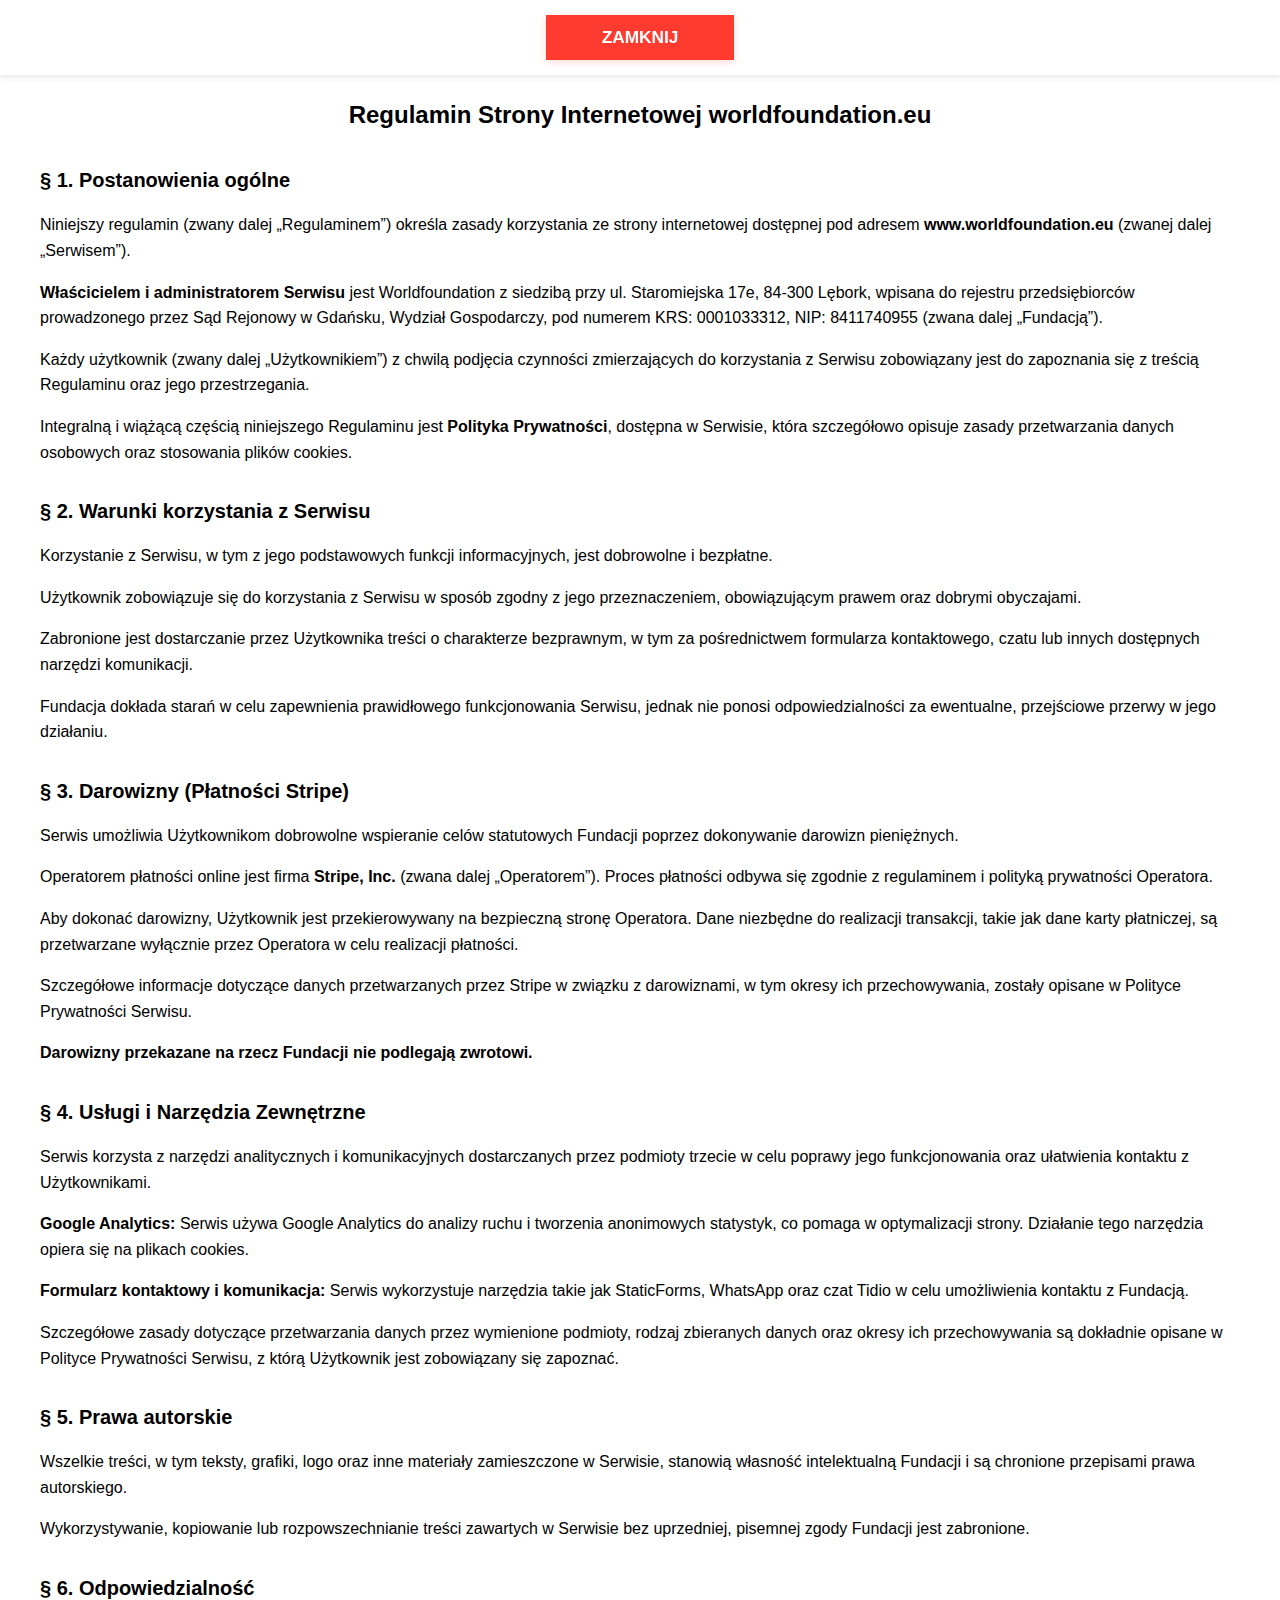
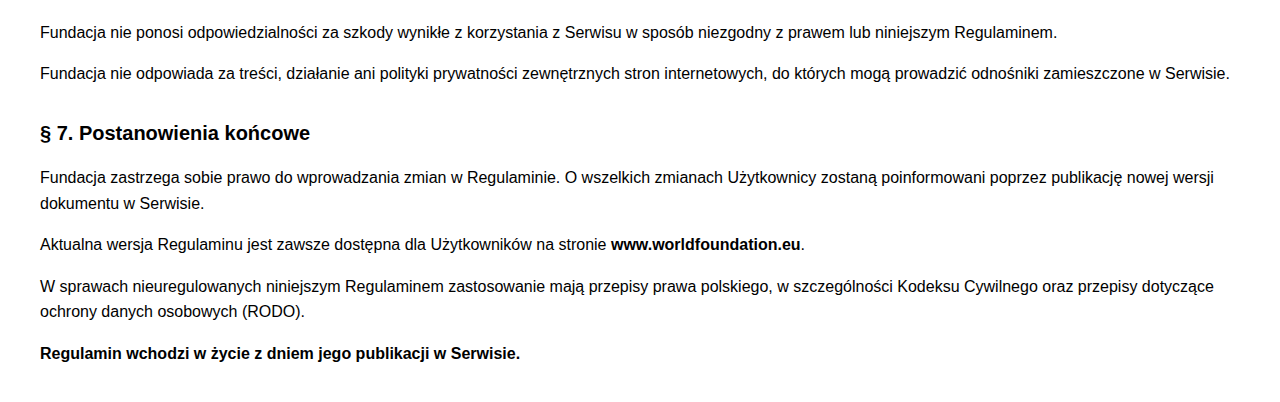
<file: regulamin.html>
<!DOCTYPE html>
<html lang="pl">
<head>
    <meta charset="UTF-8">
    <meta name="viewport" content="width=device-width, initial-scale=1.0">
    <title>Regulamin - WorldFoundation.eu</title>
    <style>
        body {
            font-family: Arial, sans-serif;
            line-height: 1.6;
            max-width: 1200px;
            margin: 0 auto;
            padding: 80px 20px 20px;
            position: relative;
        }
        .button-container {
            position: fixed;
            top: 0;
            left: 0;
            right: 0;
            z-index: 1000;
            background: white;
            padding: 15px;
            text-align: center;
            box-shadow: 0 2px 6px rgba(0,0,0,0.1);
        }
        .close-button {
            display: inline-block;
            padding: 10px 32px;
            font-size: 1.08rem;
            line-height: 1.2;
            border: 2px solid #ff3b30;
            background: #ff3b30;
            color: #fff;
            font-weight: 600;
            text-decoration: none;
            box-shadow: 0 2px 8px rgba(255,59,48,0.2);
            transition: all 0.25s cubic-bezier(.4,0,.2,1);
            min-width: 120px;
        }
        .close-button:hover {
            background-color: #ff1a1a;
            border-color: #ff1a1a;
            box-shadow: 0 2px 8px rgba(255,59,48,0.4);
        }
       
        
        h1 {
            text-align: center;
            font-size: 24px;
            margin-bottom: 30px;
        }
        h2 {
            font-size: 20px;
            margin-top: 30px;
            margin-bottom: 15px;
        }
        p {
            margin-bottom: 15px;
        }
        ul {
            margin-left: 20px;
            margin-bottom: 15px;
        }
        li {
            margin-bottom: 10px;
        }
    </style>
</head>
<body>
    <div class="button-container">
        <a href="index.html" class="close-button">ZAMKNIJ</a>
    </div>
    <h1>Regulamin Strony Internetowej worldfoundation.eu</h1>

    <h2>§ 1. Postanowienia ogólne</h2>

    <p>Niniejszy regulamin (zwany dalej „Regulaminem”) określa zasady korzystania ze strony internetowej dostępnej pod adresem <strong>www.worldfoundation.eu</strong> (zwanej dalej „Serwisem”).</p>

    <p><strong>Właścicielem i administratorem Serwisu</strong> jest Worldfoundation z siedzibą przy ul. Staromiejska 17e, 84-300 Lębork, wpisana do rejestru przedsiębiorców prowadzonego przez Sąd Rejonowy w Gdańsku, Wydział Gospodarczy, pod numerem KRS: 0001033312, NIP: 8411740955 (zwana dalej „Fundacją”).</p>

    <p>Każdy użytkownik (zwany dalej „Użytkownikiem”) z chwilą podjęcia czynności zmierzających do korzystania z Serwisu zobowiązany jest do zapoznania się z treścią Regulaminu oraz jego przestrzegania.</p>

    <p>Integralną i wiążącą częścią niniejszego Regulaminu jest <strong>Polityka Prywatności</strong>, dostępna w Serwisie, która szczegółowo opisuje zasady przetwarzania danych osobowych oraz stosowania plików cookies.</p>

    <h2>§ 2. Warunki korzystania z Serwisu</h2>

    <p>Korzystanie z Serwisu, w tym z jego podstawowych funkcji informacyjnych, jest dobrowolne i bezpłatne.</p>

    <p>Użytkownik zobowiązuje się do korzystania z Serwisu w sposób zgodny z jego przeznaczeniem, obowiązującym prawem oraz dobrymi obyczajami.</p>

    <p>Zabronione jest dostarczanie przez Użytkownika treści o charakterze bezprawnym, w tym za pośrednictwem formularza kontaktowego, czatu lub innych dostępnych narzędzi komunikacji.</p>

    <p>Fundacja dokłada starań w celu zapewnienia prawidłowego funkcjonowania Serwisu, jednak nie ponosi odpowiedzialności za ewentualne, przejściowe przerwy w jego działaniu.</p>

    <h2>§ 3. Darowizny (Płatności Stripe)</h2>

    <p>Serwis umożliwia Użytkownikom dobrowolne wspieranie celów statutowych Fundacji poprzez dokonywanie darowizn pieniężnych.</p>

    <p>Operatorem płatności online jest firma <strong>Stripe, Inc.</strong> (zwana dalej „Operatorem”). Proces płatności odbywa się zgodnie z regulaminem i polityką prywatności Operatora.</p>

    <p>Aby dokonać darowizny, Użytkownik jest przekierowywany na bezpieczną stronę Operatora. Dane niezbędne do realizacji transakcji, takie jak dane karty płatniczej, są przetwarzane wyłącznie przez Operatora w celu realizacji płatności.</p>

    <p>Szczegółowe informacje dotyczące danych przetwarzanych przez Stripe w związku z darowiznami, w tym okresy ich przechowywania, zostały opisane w Polityce Prywatności Serwisu.</p>

    <p><strong>Darowizny przekazane na rzecz Fundacji nie podlegają zwrotowi.</strong></p>

    <h2>§ 4. Usługi i Narzędzia Zewnętrzne</h2>

    <p>Serwis korzysta z narzędzi analitycznych i komunikacyjnych dostarczanych przez podmioty trzecie w celu poprawy jego funkcjonowania oraz ułatwienia kontaktu z Użytkownikami.</p>

    <p><strong>Google Analytics:</strong> Serwis używa Google Analytics do analizy ruchu i tworzenia anonimowych statystyk, co pomaga w optymalizacji strony. Działanie tego narzędzia opiera się na plikach cookies.</p>

    <p><strong>Formularz kontaktowy i komunikacja:</strong> Serwis wykorzystuje narzędzia takie jak StaticForms, WhatsApp oraz czat Tidio w celu umożliwienia kontaktu z Fundacją.</p>

    <p>Szczegółowe zasady dotyczące przetwarzania danych przez wymienione podmioty, rodzaj zbieranych danych oraz okresy ich przechowywania są dokładnie opisane w Polityce Prywatności Serwisu, z którą Użytkownik jest zobowiązany się zapoznać.</p>

    <h2>§ 5. Prawa autorskie</h2>

    <p>Wszelkie treści, w tym teksty, grafiki, logo oraz inne materiały zamieszczone w Serwisie, stanowią własność intelektualną Fundacji i są chronione przepisami prawa autorskiego.</p>

    <p>Wykorzystywanie, kopiowanie lub rozpowszechnianie treści zawartych w Serwisie bez uprzedniej, pisemnej zgody Fundacji jest zabronione.</p>

    <h2>§ 6. Odpowiedzialność</h2>

    <p>Fundacja nie ponosi odpowiedzialności za szkody wynikłe z korzystania z Serwisu w sposób niezgodny z prawem lub niniejszym Regulaminem.</p>

    <p>Fundacja nie odpowiada za treści, działanie ani polityki prywatności zewnętrznych stron internetowych, do których mogą prowadzić odnośniki zamieszczone w Serwisie.</p>

    <h2>§ 7. Postanowienia końcowe</h2>

    <p>Fundacja zastrzega sobie prawo do wprowadzania zmian w Regulaminie. O wszelkich zmianach Użytkownicy zostaną poinformowani poprzez publikację nowej wersji dokumentu w Serwisie.</p>

    <p>Aktualna wersja Regulaminu jest zawsze dostępna dla Użytkowników na stronie <strong>www.worldfoundation.eu</strong>.</p>

    <p>W sprawach nieuregulowanych niniejszym Regulaminem zastosowanie mają przepisy prawa polskiego, w szczególności Kodeksu Cywilnego oraz przepisy dotyczące ochrony danych osobowych (RODO).</p>

    <p><strong>Regulamin wchodzi w życie z dniem jego publikacji w Serwisie.</strong></p>
</body>
</html>
</file>
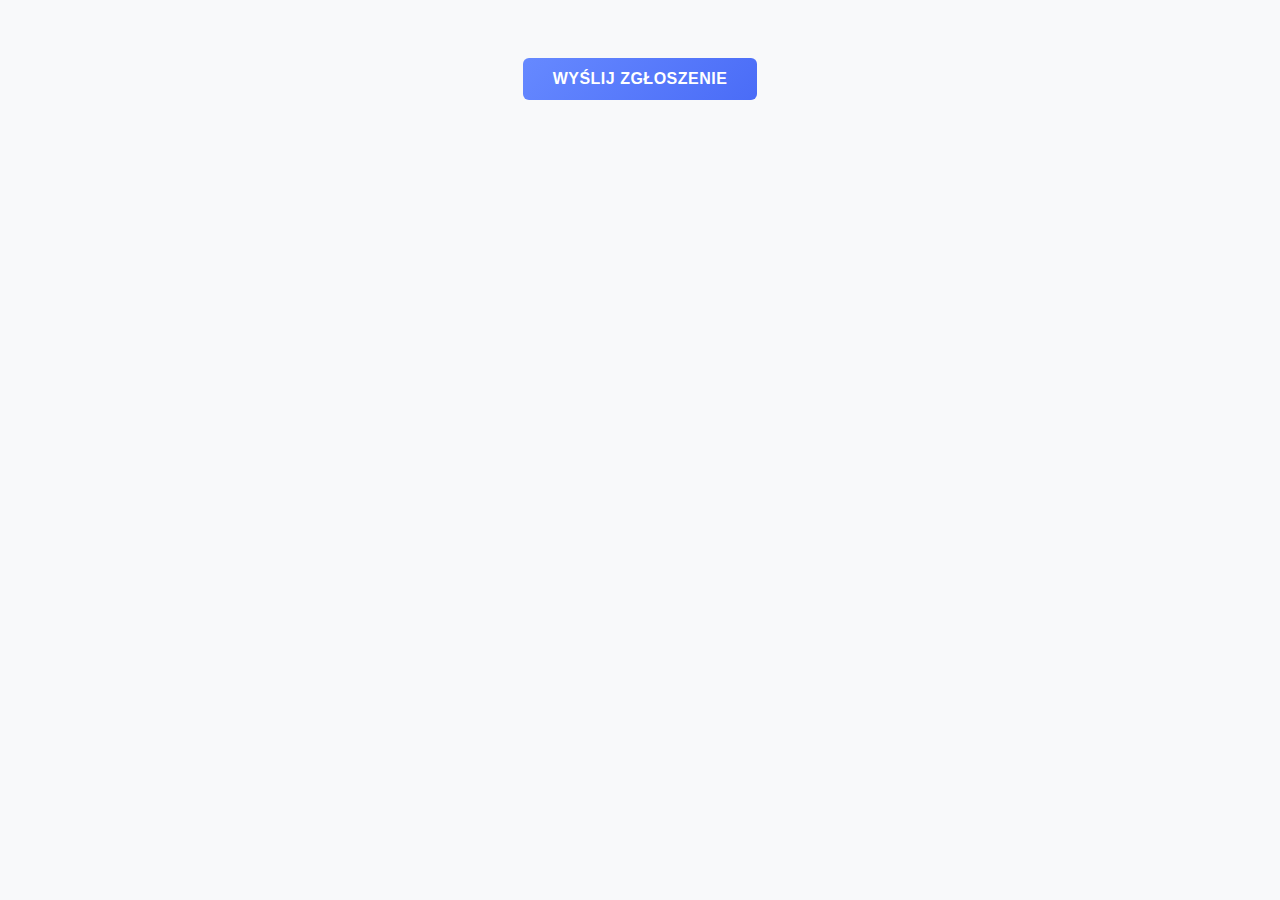
<file: static-form.html>
<!DOCTYPE html>
<html lang="pl">
<head>
    <meta charset="UTF-8">
    <meta name="viewport" content="width=device-width, initial-scale=1.0">
    <title>Formularz wysyłania</title>
    <link rel="stylesheet" href="css/iframe-form.css">
    <script src="https://www.google.com/recaptcha/api.js" async defer></script>
</head>
<body>
    <form action="https://api.staticforms.xyz/submit" method="post" id="staticFormIframe">
        <input type="hidden" name="apiKey" value="sf_87f1agn5ja1l48f0l8kd1l10">
        <input type="hidden" name="replyTo" value="@">
        <input type="text" name="honeypot" class="hidden-control" tabindex="-1" autocomplete="off">
        
        <!-- Ukryte pola - będą wypełnione przez JavaScript z modala -->
        <input type="hidden" id="form-name" name="name" required>
        <input type="hidden" id="form-email" name="email" required>
        <input type="hidden" id="form-message" name="message" required>
        
        <!-- Widoczne tylko reCAPTCHA i przycisk -->
        <div class="form-group">
            <div class="g-recaptcha" data-sitekey="6LdFAZYrAAAAAL3ipEibh3H2UUxcslWKwXt8OF23"></div>
        </div>
        
        <div class="form-group">
            <button type="submit" class="btn-send">WYŚLIJ ZGŁOSZENIE</button>
        </div>
        
        <div id="form-message" class="form-message"></div>
    </form>

    <script>
        // Resetuj formularz przy każdym załadowaniu strony
        window.addEventListener('load', function() {
            // Dodaj klasę loaded dla płynnego fade-in
            document.body.classList.add('loaded');
            
            var form = document.getElementById('staticFormIframe');
            if (form) {
                form.reset();
            }
            
            var messageDiv = document.getElementById('form-message');
            if (messageDiv) {
                messageDiv.textContent = '';
                messageDiv.className = 'form-message';
            }
            
            // Resetuj przycisk
            var submitBtn = form ? form.querySelector('.btn-send') : null;
            if (submitBtn) {
                submitBtn.textContent = 'WYŚLIJ ZGŁOSZENIE';
                submitBtn.disabled = false;
            }
        });
        
        // Nasłuchuj wiadomości z rodzica (modal)
        window.addEventListener('message', function(event) {
            if (event.origin !== window.location.origin.replace(window.location.port, '')) {
                // Dla bezpieczeństwa sprawdzamy origin, ale lokalnie może być problem
                // więc pozwalamy na komunikację
            }
            
            if (event.data.type === 'fillForm') {
                // Sprawdź czy formularz istnieje przed wypełnieniem
                var nameField = document.getElementById('form-name');
                var emailField = document.getElementById('form-email');
                var messageField = document.getElementById('form-message');
                
                if (nameField && emailField && messageField) {
                    nameField.value = event.data.name || '';
                    emailField.value = event.data.email || '';
                    messageField.value = event.data.message || '';
                }
            }
        });
        
        // Obsługa formularza
        document.getElementById('staticFormIframe').addEventListener('submit', async function(e) {
            e.preventDefault();
            
            var form = this;
            var messageDiv = document.getElementById('form-message');
            var submitBtn = form.querySelector('.btn-send');
            
            // Pokaż stan ładowania
            submitBtn.textContent = 'Wysyłanie...';
            submitBtn.disabled = true;
            messageDiv.textContent = '';
            messageDiv.className = 'form-message';
            
            var formData = new FormData(form);
            
            try {
                const response = await fetch(form.action, {
                    method: 'POST',
                    body: formData
                });
                
                if (response.ok) {
                    messageDiv.textContent = 'Dziękujemy! Twoja wiadomość została wysłana.';
                    messageDiv.className = 'form-message success';
                    
                    // Poinformuj rodzica o sukcesie
                    window.parent.postMessage({type: 'formSuccess'}, '*');
                    
                    setTimeout(function() {
                        window.parent.postMessage({type: 'closeModal'}, '*');
                    }, 2000);
                } else {
                    throw new Error('Błąd serwera');
                }
            } catch (error) {
                messageDiv.textContent = 'Wystąpił błąd podczas wysyłania. Spróbuj ponownie.';
                messageDiv.className = 'form-message error';
            }
            
            // Przywróć przycisk
            submitBtn.textContent = 'WYŚLIJ ZGŁOSZENIE';
            submitBtn.disabled = false;
        });
    </script>
</body>
</html>
</file>
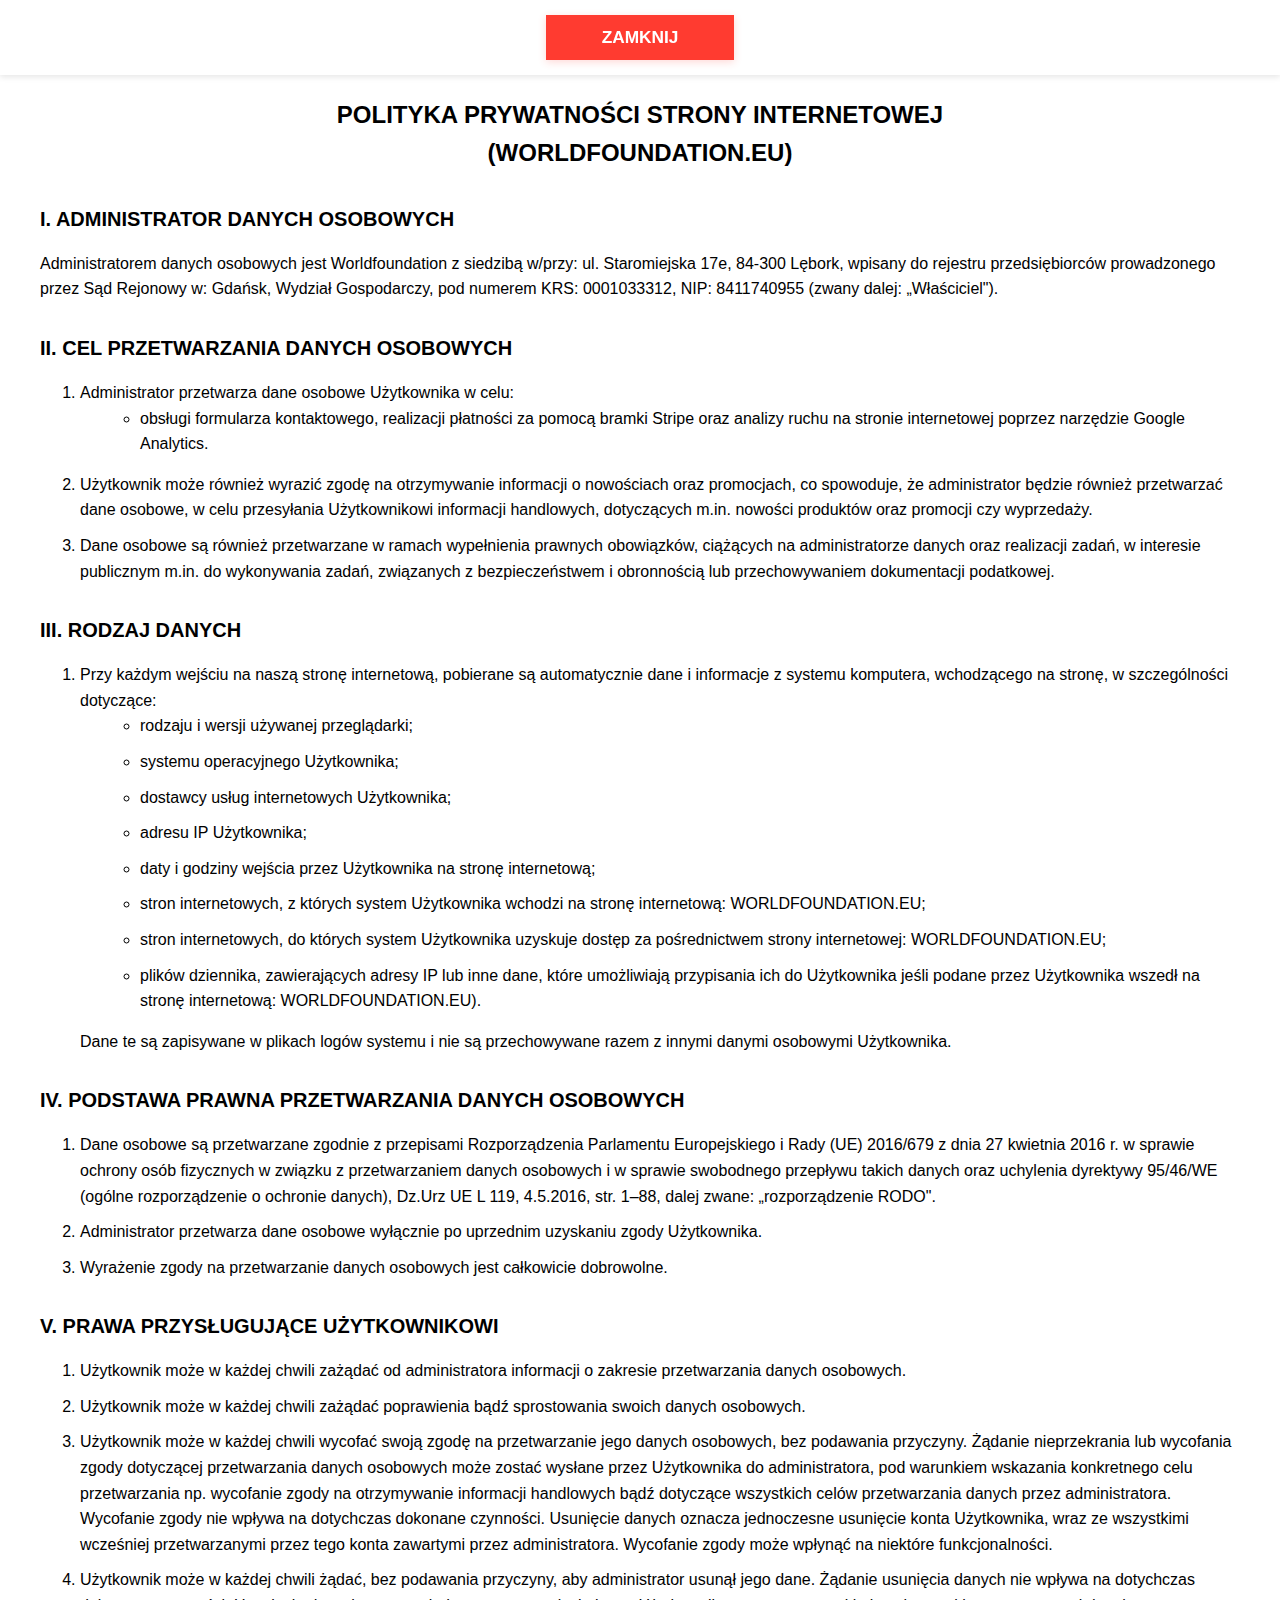
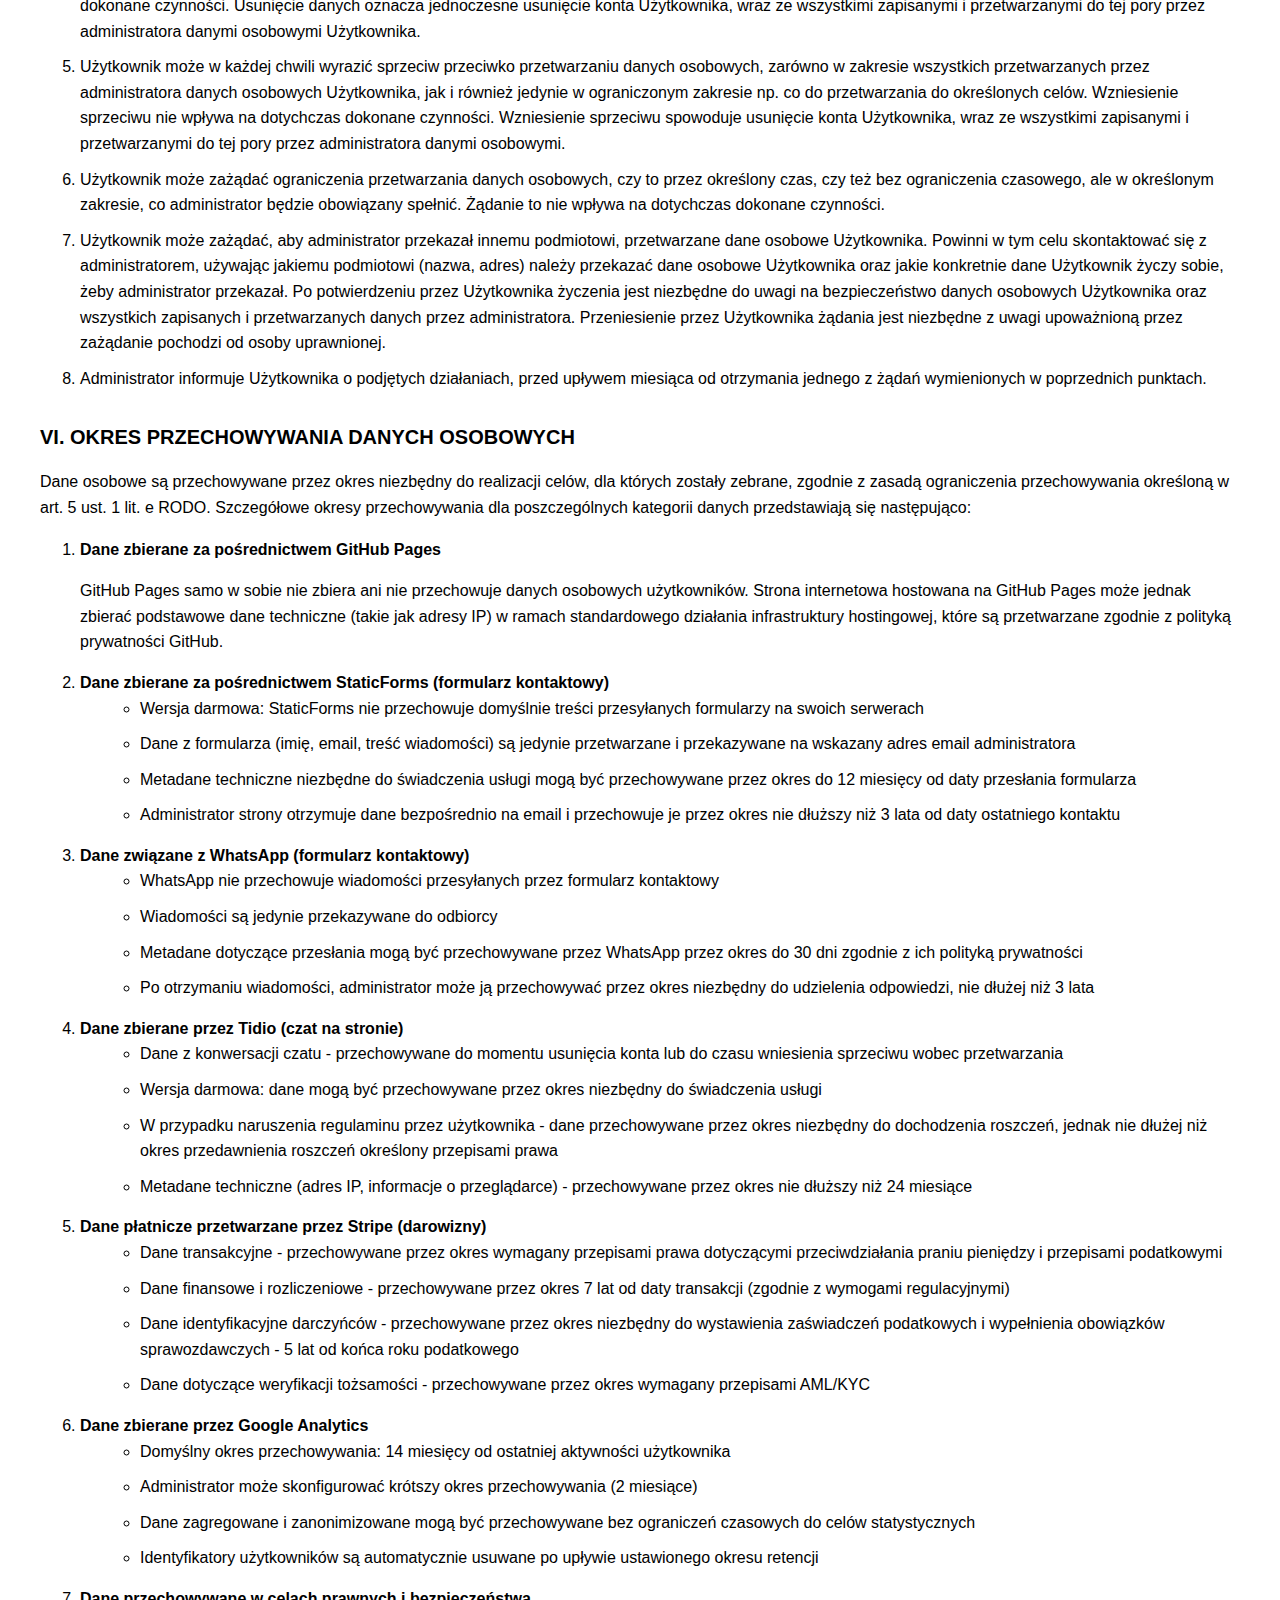
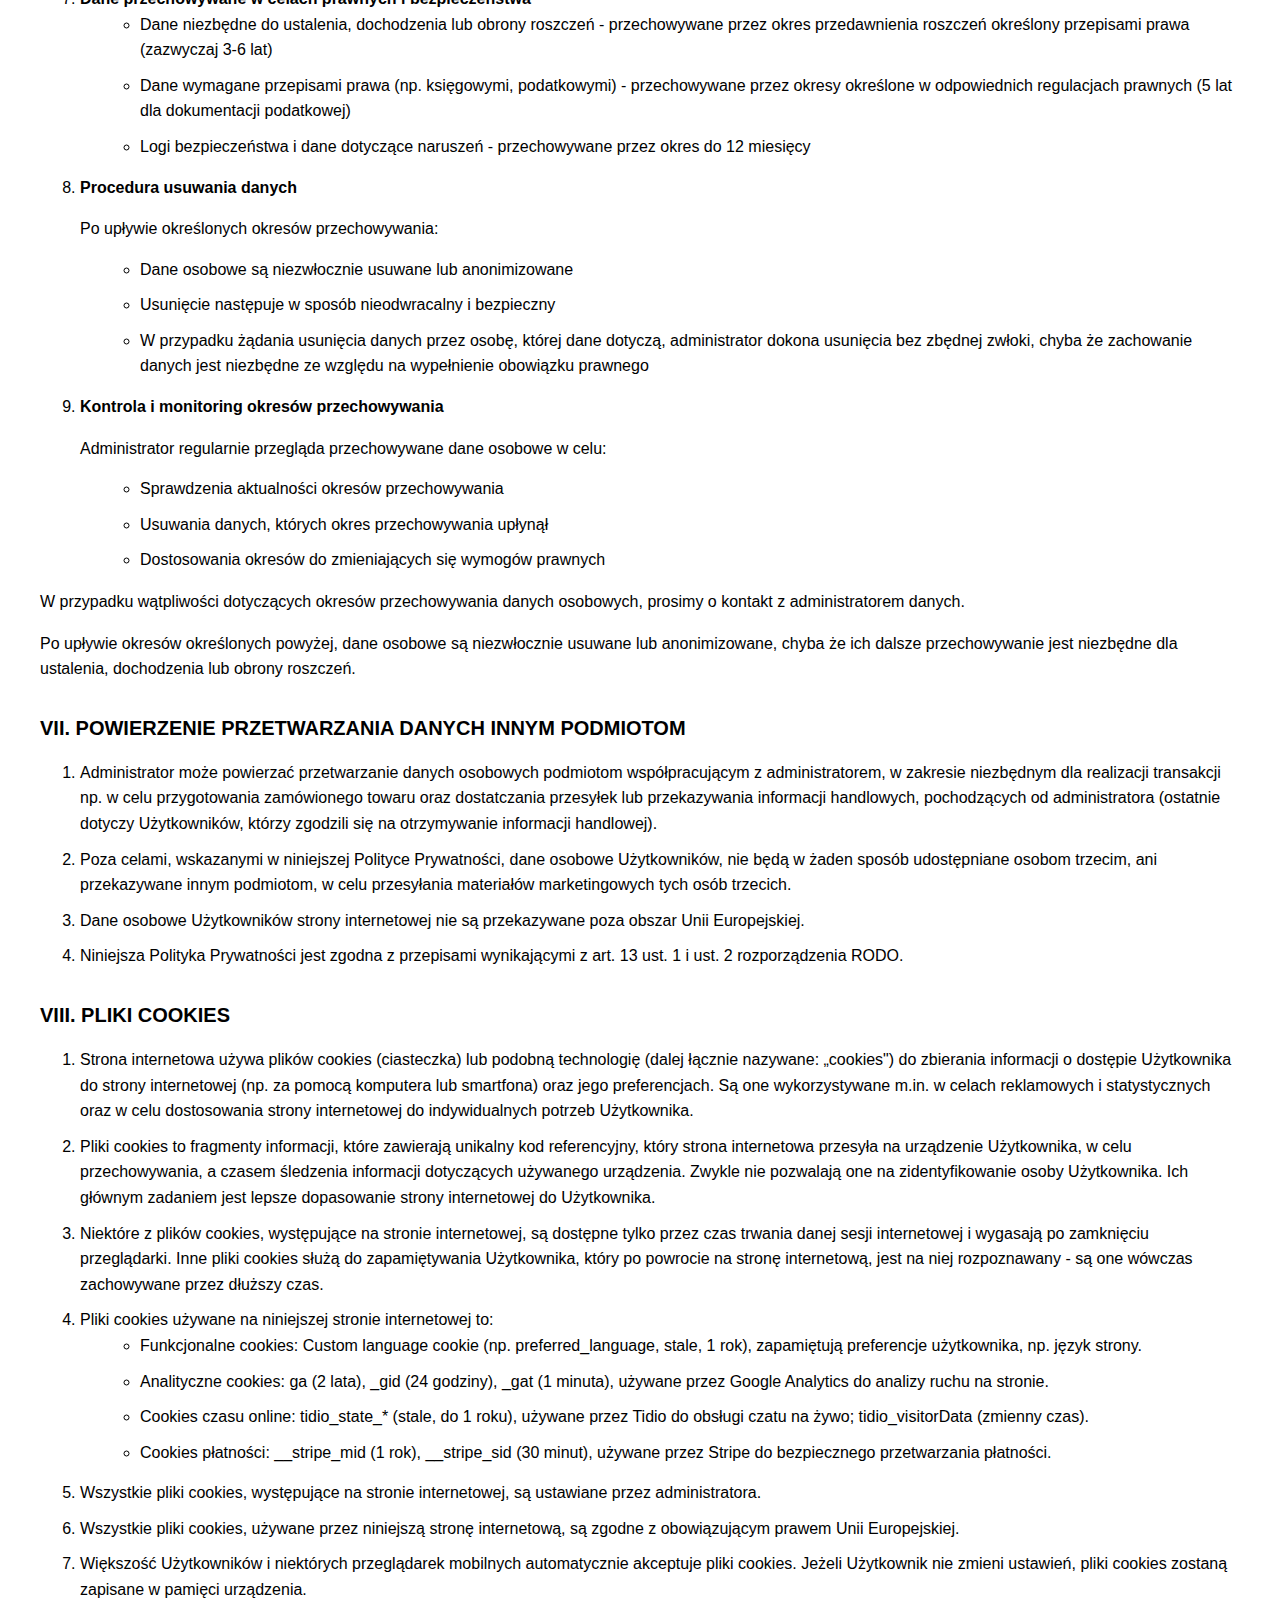
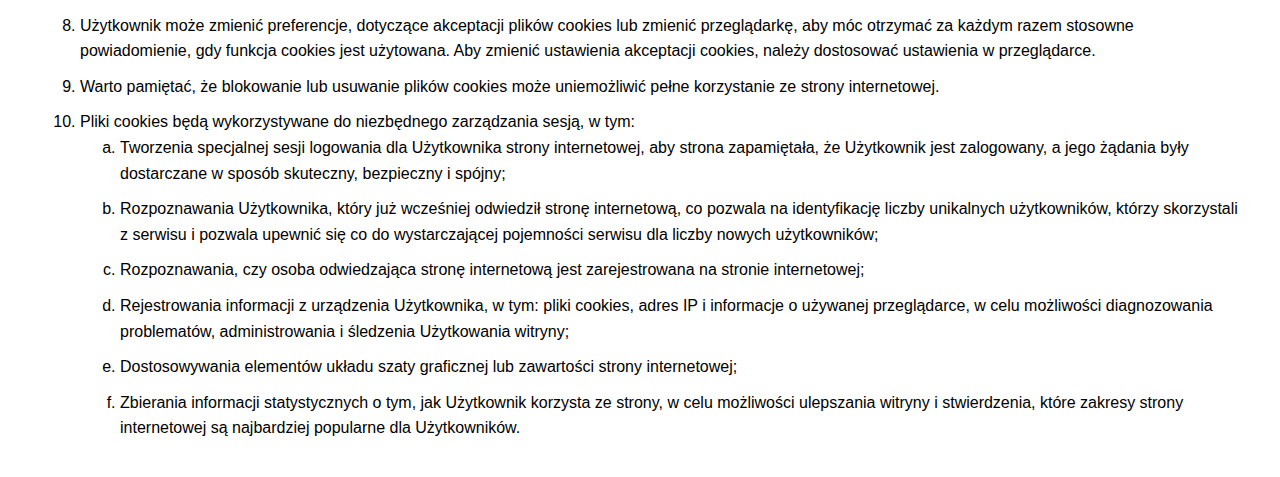
<file: pl/polityka-prywatnosci.html>
<!DOCTYPE html>
<html lang="pl">
<head>
    <meta charset="UTF-8">
    <meta name="viewport" content="width=device-width, initial-scale=1.0">
    <title>Polityka Prywatności - WorldFoundation.eu</title>
    <style>
        body {
            font-family: Arial, sans-serif;
            line-height: 1.6;
            max-width: 1200px;
            margin: 0 auto;
            padding: 80px 20px 20px;
            position: relative;
        }
        .button-container {
            position: fixed;
            top: 0;
            left: 0;
            right: 0;
            z-index: 1000;
            background: white;
            padding: 15px;
            text-align: center;
            box-shadow: 0 2px 6px rgba(0,0,0,0.1);
        }
        .close-button {
            display: inline-block;
            padding: 10px 32px;
            font-size: 1.08rem;
            line-height: 1.2;
            border: 2px solid #ff3b30;
            background: #ff3b30;
            color: #fff;
            font-weight: 600;
            text-decoration: none;
            box-shadow: 0 2px 8px rgba(255,59,48,0.2);
            transition: all 0.25s cubic-bezier(.4,0,.2,1);
            min-width: 120px;
        }
        .close-button:hover {
            background-color: #ff1a1a;
            border-color: #ff1a1a;
            box-shadow: 0 2px 8px rgba(255,59,48,0.4);
        }
       
        
        h1 {
            text-align: center;
            font-size: 24px;
            margin-bottom: 30px;
        }
        h2 {
            font-size: 20px;
            margin-top: 30px;
            margin-bottom: 15px;
        }
        p {
            margin-bottom: 15px;
        }
        ul {
            margin-left: 20px;
            margin-bottom: 15px;
        }
        li {
            margin-bottom: 10px;
        }
    </style>
</head>
<body>
    <div class="button-container">
        <a href="index.html" class="close-button">ZAMKNIJ</a>
    </div>
    <h1>POLITYKA PRYWATNOŚCI STRONY INTERNETOWEJ<br>(WORLDFOUNDATION.EU)</h1>

    <h2>I. ADMINISTRATOR DANYCH OSOBOWYCH</h2>
    <p>Administratorem danych osobowych jest Worldfoundation z siedzibą w/przy: ul. Staromiejska 17e, 84-300 Lębork, wpisany do rejestru przedsiębiorców prowadzonego przez Sąd Rejonowy w: Gdańsk, Wydział Gospodarczy, pod numerem KRS: 0001033312, NIP: 8411740955 (zwany dalej: „Właściciel").</p>

    <h2>II. CEL PRZETWARZANIA DANYCH OSOBOWYCH</h2>
    <ol>
        <li>Administrator przetwarza dane osobowe Użytkownika w celu:
            <ul>
                <li>obsługi formularza kontaktowego, realizacji płatności za pomocą bramki Stripe oraz analizy ruchu na stronie internetowej poprzez narzędzie Google Analytics.</li>
            </ul>
        </li>
        <li>Użytkownik może również wyrazić zgodę na otrzymywanie informacji o nowościach oraz promocjach, co spowoduje, że administrator będzie również przetwarzać dane osobowe, w celu przesyłania Użytkownikowi informacji handlowych, dotyczących m.in. nowości produktów oraz promocji czy wyprzedaży.</li>
        <li>Dane osobowe są również przetwarzane w ramach wypełnienia prawnych obowiązków, ciążących na administratorze danych oraz realizacji zadań, w interesie publicznym m.in. do wykonywania zadań, związanych z bezpieczeństwem i obronnością lub przechowywaniem dokumentacji podatkowej.</li>
    </ol>

    <h2>III. RODZAJ DANYCH</h2>
    <ol>
        <li>Przy każdym wejściu na naszą stronę internetową, pobierane są automatycznie dane i informacje z systemu komputera, wchodzącego na stronę, w szczególności dotyczące:
            <ul>
                <li>rodzaju i wersji używanej przeglądarki;</li>
                <li>systemu operacyjnego Użytkownika;</li>
                <li>dostawcy usług internetowych Użytkownika;</li>
                <li>adresu IP Użytkownika;</li>
                <li>daty i godziny wejścia przez Użytkownika na stronę internetową;</li>
                <li>stron internetowych, z których system Użytkownika wchodzi na stronę internetową: WORLDFOUNDATION.EU;</li>
                <li>stron internetowych, do których system Użytkownika uzyskuje dostęp za pośrednictwem strony internetowej: WORLDFOUNDATION.EU;</li>
                <li>plików dziennika, zawierających adresy IP lub inne dane, które umożliwiają przypisania ich do Użytkownika jeśli podane przez Użytkownika wszedł na stronę internetową: WORLDFOUNDATION.EU).</li>
            </ul>
            Dane te są zapisywane w plikach logów systemu i nie są przechowywane razem z innymi danymi osobowymi Użytkownika.
        </li>
    </ol>

    <h2>IV. PODSTAWA PRAWNA PRZETWARZANIA DANYCH OSOBOWYCH</h2>
    <ol>
        <li>Dane osobowe są przetwarzane zgodnie z przepisami Rozporządzenia Parlamentu Europejskiego i Rady (UE) 2016/679 z dnia 27 kwietnia 2016 r. w sprawie ochrony osób fizycznych w związku z przetwarzaniem danych osobowych i w sprawie swobodnego przepływu takich danych oraz uchylenia dyrektywy 95/46/WE (ogólne rozporządzenie o ochronie danych), Dz.Urz UE L 119, 4.5.2016, str. 1–88, dalej zwane: „rozporządzenie RODO".</li>
        <li>Administrator przetwarza dane osobowe wyłącznie po uprzednim uzyskaniu zgody Użytkownika.</li>
        <li>Wyrażenie zgody na przetwarzanie danych osobowych jest całkowicie dobrowolne.</li>
    </ol>

    <h2>V. PRAWA PRZYSŁUGUJĄCE UŻYTKOWNIKOWI</h2>
    <ol>
        <li>Użytkownik może w każdej chwili zażądać od administratora informacji o zakresie przetwarzania danych osobowych.</li>
        <li>Użytkownik może w każdej chwili zażądać poprawienia bądź sprostowania swoich danych osobowych.</li>
        <li>Użytkownik może w każdej chwili wycofać swoją zgodę na przetwarzanie jego danych osobowych, bez podawania przyczyny. Żądanie nieprzekrania lub wycofania zgody dotyczącej przetwarzania danych osobowych może zostać wysłane przez Użytkownika do administratora, pod warunkiem wskazania konkretnego celu przetwarzania np. wycofanie zgody na otrzymywanie informacji handlowych bądź dotyczące wszystkich celów przetwarzania danych przez administratora. Wycofanie zgody nie wpływa na dotychczas dokonane czynności. Usunięcie danych oznacza jednoczesne usunięcie konta Użytkownika, wraz ze wszystkimi wcześniej przetwarzanymi przez tego konta zawartymi przez administratora. Wycofanie zgody może wpłynąć na niektóre funkcjonalności.</li>
        <li>Użytkownik może w każdej chwili żądać, bez podawania przyczyny, aby administrator usunął jego dane. Żądanie usunięcia danych nie wpływa na dotychczas dokonane czynności. Usunięcie danych oznacza jednoczesne usunięcie konta Użytkownika, wraz ze wszystkimi zapisanymi i przetwarzanymi do tej pory przez administratora danymi osobowymi Użytkownika.</li>
        <li>Użytkownik może w każdej chwili wyrazić sprzeciw przeciwko przetwarzaniu danych osobowych, zarówno w zakresie wszystkich przetwarzanych przez administratora danych osobowych Użytkownika, jak i również jedynie w ograniczonym zakresie np. co do przetwarzania do określonych celów. Wzniesienie sprzeciwu nie wpływa na dotychczas dokonane czynności. Wzniesienie sprzeciwu spowoduje usunięcie konta Użytkownika, wraz ze wszystkimi zapisanymi i przetwarzanymi do tej pory przez administratora danymi osobowymi.</li>
        <li>Użytkownik może zażądać ograniczenia przetwarzania danych osobowych, czy to przez określony czas, czy też bez ograniczenia czasowego, ale w określonym zakresie, co administrator będzie obowiązany spełnić. Żądanie to nie wpływa na dotychczas dokonane czynności.</li>
        <li>Użytkownik może zażądać, aby administrator przekazał innemu podmiotowi, przetwarzane dane osobowe Użytkownika. Powinni w tym celu skontaktować się z administratorem, używając jakiemu podmiotowi (nazwa, adres) należy przekazać dane osobowe Użytkownika oraz jakie konkretnie dane Użytkownik życzy sobie, żeby administrator przekazał. Po potwierdzeniu przez Użytkownika życzenia jest niezbędne do uwagi na bezpieczeństwo danych osobowych Użytkownika oraz wszystkich zapisanych i przetwarzanych danych przez administratora. Przeniesienie przez Użytkownika żądania jest niezbędne z uwagi upoważnioną przez zażądanie pochodzi od osoby uprawnionej.</li>
        <li>Administrator informuje Użytkownika o podjętych działaniach, przed upływem miesiąca od otrzymania jednego z żądań wymienionych w poprzednich punktach.</li>
    </ol>

    <h2>VI. OKRES PRZECHOWYWANIA DANYCH OSOBOWYCH</h2>
    <p>Dane osobowe są przechowywane przez okres niezbędny do realizacji celów, dla których zostały zebrane, zgodnie z zasadą ograniczenia przechowywania określoną w art. 5 ust. 1 lit. e RODO. Szczegółowe okresy przechowywania dla poszczególnych kategorii danych przedstawiają się następująco:</p>

    <ol>
        <li><strong>Dane zbierane za pośrednictwem GitHub Pages</strong>
            <p>GitHub Pages samo w sobie nie zbiera ani nie przechowuje danych osobowych użytkowników. Strona internetowa hostowana na GitHub Pages może jednak zbierać podstawowe dane techniczne (takie jak adresy IP) w ramach standardowego działania infrastruktury hostingowej, które są przetwarzane zgodnie z polityką prywatności GitHub.</p>
        </li>
        <li><strong>Dane zbierane za pośrednictwem StaticForms (formularz kontaktowy)</strong>
            <ul>
                <li>Wersja darmowa: StaticForms nie przechowuje domyślnie treści przesyłanych formularzy na swoich serwerach</li>
                <li>Dane z formularza (imię, email, treść wiadomości) są jedynie przetwarzane i przekazywane na wskazany adres email administratora</li>
                <li>Metadane techniczne niezbędne do świadczenia usługi mogą być przechowywane przez okres do 12 miesięcy od daty przesłania formularza</li>
                <li>Administrator strony otrzymuje dane bezpośrednio na email i przechowuje je przez okres nie dłuższy niż 3 lata od daty ostatniego kontaktu</li>
            </ul>
        </li>
        <li><strong>Dane związane z WhatsApp (formularz kontaktowy)</strong>
            <ul>
                <li>WhatsApp nie przechowuje wiadomości przesyłanych przez formularz kontaktowy</li>
                <li>Wiadomości są jedynie przekazywane do odbiorcy</li>
                <li>Metadane dotyczące przesłania mogą być przechowywane przez WhatsApp przez okres do 30 dni zgodnie z ich polityką prywatności</li>
                <li>Po otrzymaniu wiadomości, administrator może ją przechowywać przez okres niezbędny do udzielenia odpowiedzi, nie dłużej niż 3 lata</li>
            </ul>
        </li>
        <li><strong>Dane zbierane przez Tidio (czat na stronie)</strong>
            <ul>
                <li>Dane z konwersacji czatu - przechowywane do momentu usunięcia konta lub do czasu wniesienia sprzeciwu wobec przetwarzania</li>
                <li>Wersja darmowa: dane mogą być przechowywane przez okres niezbędny do świadczenia usługi</li>
                <li>W przypadku naruszenia regulaminu przez użytkownika - dane przechowywane przez okres niezbędny do dochodzenia roszczeń, jednak nie dłużej niż okres przedawnienia roszczeń określony przepisami prawa</li>
                <li>Metadane techniczne (adres IP, informacje o przeglądarce) - przechowywane przez okres nie dłuższy niż 24 miesiące</li>
            </ul>
        </li>
        <li><strong>Dane płatnicze przetwarzane przez Stripe (darowizny)</strong>
            <ul>
                <li>Dane transakcyjne - przechowywane przez okres wymagany przepisami prawa dotyczącymi przeciwdziałania praniu pieniędzy i przepisami podatkowymi</li>
                <li>Dane finansowe i rozliczeniowe - przechowywane przez okres 7 lat od daty transakcji (zgodnie z wymogami regulacyjnymi)</li>
                <li>Dane identyfikacyjne darczyńców - przechowywane przez okres niezbędny do wystawienia zaświadczeń podatkowych i wypełnienia obowiązków sprawozdawczych - 5 lat od końca roku podatkowego</li>
                <li>Dane dotyczące weryfikacji tożsamości - przechowywane przez okres wymagany przepisami AML/KYC</li>
            </ul>
        </li>
        <li><strong>Dane zbierane przez Google Analytics</strong>
            <ul>
                <li>Domyślny okres przechowywania: 14 miesięcy od ostatniej aktywności użytkownika</li>
                <li>Administrator może skonfigurować krótszy okres przechowywania (2 miesiące)</li>
                <li>Dane zagregowane i zanonimizowane mogą być przechowywane bez ograniczeń czasowych do celów statystycznych</li>
                <li>Identyfikatory użytkowników są automatycznie usuwane po upływie ustawionego okresu retencji</li>
            </ul>
        </li>
        <li><strong>Dane przechowywane w celach prawnych i bezpieczeństwa</strong>
            <ul>
                <li>Dane niezbędne do ustalenia, dochodzenia lub obrony roszczeń - przechowywane przez okres przedawnienia roszczeń określony przepisami prawa (zazwyczaj 3-6 lat)</li>
                <li>Dane wymagane przepisami prawa (np. księgowymi, podatkowymi) - przechowywane przez okresy określone w odpowiednich regulacjach prawnych (5 lat dla dokumentacji podatkowej)</li>
                <li>Logi bezpieczeństwa i dane dotyczące naruszeń - przechowywane przez okres do 12 miesięcy</li>
            </ul>
        </li>
        <li><strong>Procedura usuwania danych</strong>
            <p>Po upływie określonych okresów przechowywania:</p>
            <ul>
                <li>Dane osobowe są niezwłocznie usuwane lub anonimizowane</li>
                <li>Usunięcie następuje w sposób nieodwracalny i bezpieczny</li>
                <li>W przypadku żądania usunięcia danych przez osobę, której dane dotyczą, administrator dokona usunięcia bez zbędnej zwłoki, chyba że zachowanie danych jest niezbędne ze względu na wypełnienie obowiązku prawnego</li>
            </ul>
        </li>
        <li><strong>Kontrola i monitoring okresów przechowywania</strong>
            <p>Administrator regularnie przegląda przechowywane dane osobowe w celu:</p>
            <ul>
                <li>Sprawdzenia aktualności okresów przechowywania</li>
                <li>Usuwania danych, których okres przechowywania upłynął</li>
                <li>Dostosowania okresów do zmieniających się wymogów prawnych</li>
            </ul>
        </li>
    </ol>

    <p>W przypadku wątpliwości dotyczących okresów przechowywania danych osobowych, prosimy o kontakt z administratorem danych.</p>
    <p>Po upływie okresów określonych powyżej, dane osobowe są niezwłocznie usuwane lub anonimizowane, chyba że ich dalsze przechowywanie jest niezbędne dla ustalenia, dochodzenia lub obrony roszczeń.</p>

    <h2>VII. POWIERZENIE PRZETWARZANIA DANYCH INNYM PODMIOTOM</h2>
    <ol>
        <li>Administrator może powierzać przetwarzanie danych osobowych podmiotom współpracującym z administratorem, w zakresie niezbędnym dla realizacji transakcji np. w celu przygotowania zamówionego towaru oraz dostatczania przesyłek lub przekazywania informacji handlowych, pochodzących od administratora (ostatnie dotyczy Użytkowników, którzy zgodzili się na otrzymywanie informacji handlowej).</li>
        <li>Poza celami, wskazanymi w niniejszej Polityce Prywatności, dane osobowe Użytkowników, nie będą w żaden sposób udostępniane osobom trzecim, ani przekazywane innym podmiotom, w celu przesyłania materiałów marketingowych tych osób trzecich.</li>
        <li>Dane osobowe Użytkowników strony internetowej nie są przekazywane poza obszar Unii Europejskiej.</li>
        <li>Niniejsza Polityka Prywatności jest zgodna z przepisami wynikającymi z art. 13 ust. 1 i ust. 2 rozporządzenia RODO.</li>
    </ol>

    <h2 id="pliki-cookies">VIII. PLIKI COOKIES</h2>
    <ol>
        <li>Strona internetowa używa plików cookies (ciasteczka) lub podobną technologię (dalej łącznie nazywane: „cookies") do zbierania informacji o dostępie Użytkownika do strony internetowej (np. za pomocą komputera lub smartfona) oraz jego preferencjach. Są one wykorzystywane m.in. w celach reklamowych i statystycznych oraz w celu dostosowania strony internetowej do indywidualnych potrzeb Użytkownika.</li>
        <li>Pliki cookies to fragmenty informacji, które zawierają unikalny kod referencyjny, który strona internetowa przesyła na urządzenie Użytkownika, w celu przechowywania, a czasem śledzenia informacji dotyczących używanego urządzenia. Zwykle nie pozwalają one na zidentyfikowanie osoby Użytkownika. Ich głównym zadaniem jest lepsze dopasowanie strony internetowej do Użytkownika.</li>
        <li>Niektóre z plików cookies, występujące na stronie internetowej, są dostępne tylko przez czas trwania danej sesji internetowej i wygasają po zamknięciu przeglądarki. Inne pliki cookies służą do zapamiętywania Użytkownika, który po powrocie na stronę internetową, jest na niej rozpoznawany - są one wówczas zachowywane przez dłuższy czas.</li>
        <li>Pliki cookies używane na niniejszej stronie internetowej to:
            <ul>
                <li>Funkcjonalne cookies: Custom language cookie (np. preferred_language, stale, 1 rok), zapamiętują preferencje użytkownika, np. język strony.</li>
                <li>Analityczne cookies: ga (2 lata), _gid (24 godziny), _gat (1 minuta), używane przez Google Analytics do analizy ruchu na stronie.</li>
                <li>Cookies czasu online: tidio_state_* (stale, do 1 roku), używane przez Tidio do obsługi czatu na żywo; tidio_visitorData (zmienny czas).</li>
                <li>Cookies płatności: __stripe_mid (1 rok), __stripe_sid (30 minut), używane przez Stripe do bezpiecznego przetwarzania płatności.</li>
            </ul>
        </li>
        <li>Wszystkie pliki cookies, występujące na stronie internetowej, są ustawiane przez administratora.</li>
        <li>Wszystkie pliki cookies, używane przez niniejszą stronę internetową, są zgodne z obowiązującym prawem Unii Europejskiej.</li>
        <li>Większość Użytkowników i niektórych przeglądarek mobilnych automatycznie akceptuje pliki cookies. Jeżeli Użytkownik nie zmieni ustawień, pliki cookies zostaną zapisane w pamięci urządzenia.</li>
        <li>Użytkownik może zmienić preferencje, dotyczące akceptacji plików cookies lub zmienić przeglądarkę, aby móc otrzymać za każdym razem stosowne powiadomienie, gdy funkcja cookies jest użytowana. Aby zmienić ustawienia akceptacji cookies, należy dostosować ustawienia w przeglądarce.</li>
        <li>Warto pamiętać, że blokowanie lub usuwanie plików cookies może uniemożliwić pełne korzystanie ze strony internetowej.</li>
        <li>Pliki cookies będą wykorzystywane do niezbędnego zarządzania sesją, w tym:
            <ol type="a">
                <li>Tworzenia specjalnej sesji logowania dla Użytkownika strony internetowej, aby strona zapamiętała, że Użytkownik jest zalogowany, a jego żądania były dostarczane w sposób skuteczny, bezpieczny i spójny;</li>
                <li>Rozpoznawania Użytkownika, który już wcześniej odwiedził stronę internetową, co pozwala na identyfikację liczby unikalnych użytkowników, którzy skorzystali z serwisu i pozwala upewnić się co do wystarczającej pojemności serwisu dla liczby nowych użytkowników;</li>
                <li>Rozpoznawania, czy osoba odwiedzająca stronę internetową jest zarejestrowana na stronie internetowej;</li>
                <li>Rejestrowania informacji z urządzenia Użytkownika, w tym: pliki cookies, adres IP i informacje o używanej przeglądarce, w celu możliwości diagnozowania problematów, administrowania i śledzenia Użytkowania witryny;</li>
                <li>Dostosowywania elementów układu szaty graficznej lub zawartości strony internetowej;</li>
                <li>Zbierania informacji statystycznych o tym, jak Użytkownik korzysta ze strony, w celu możliwości ulepszania witryny i stwierdzenia, które zakresy strony internetowej są najbardziej popularne dla Użytkowników.</li>
            </ol>
        </li>
    </ol>
</body>
</html>
</file>
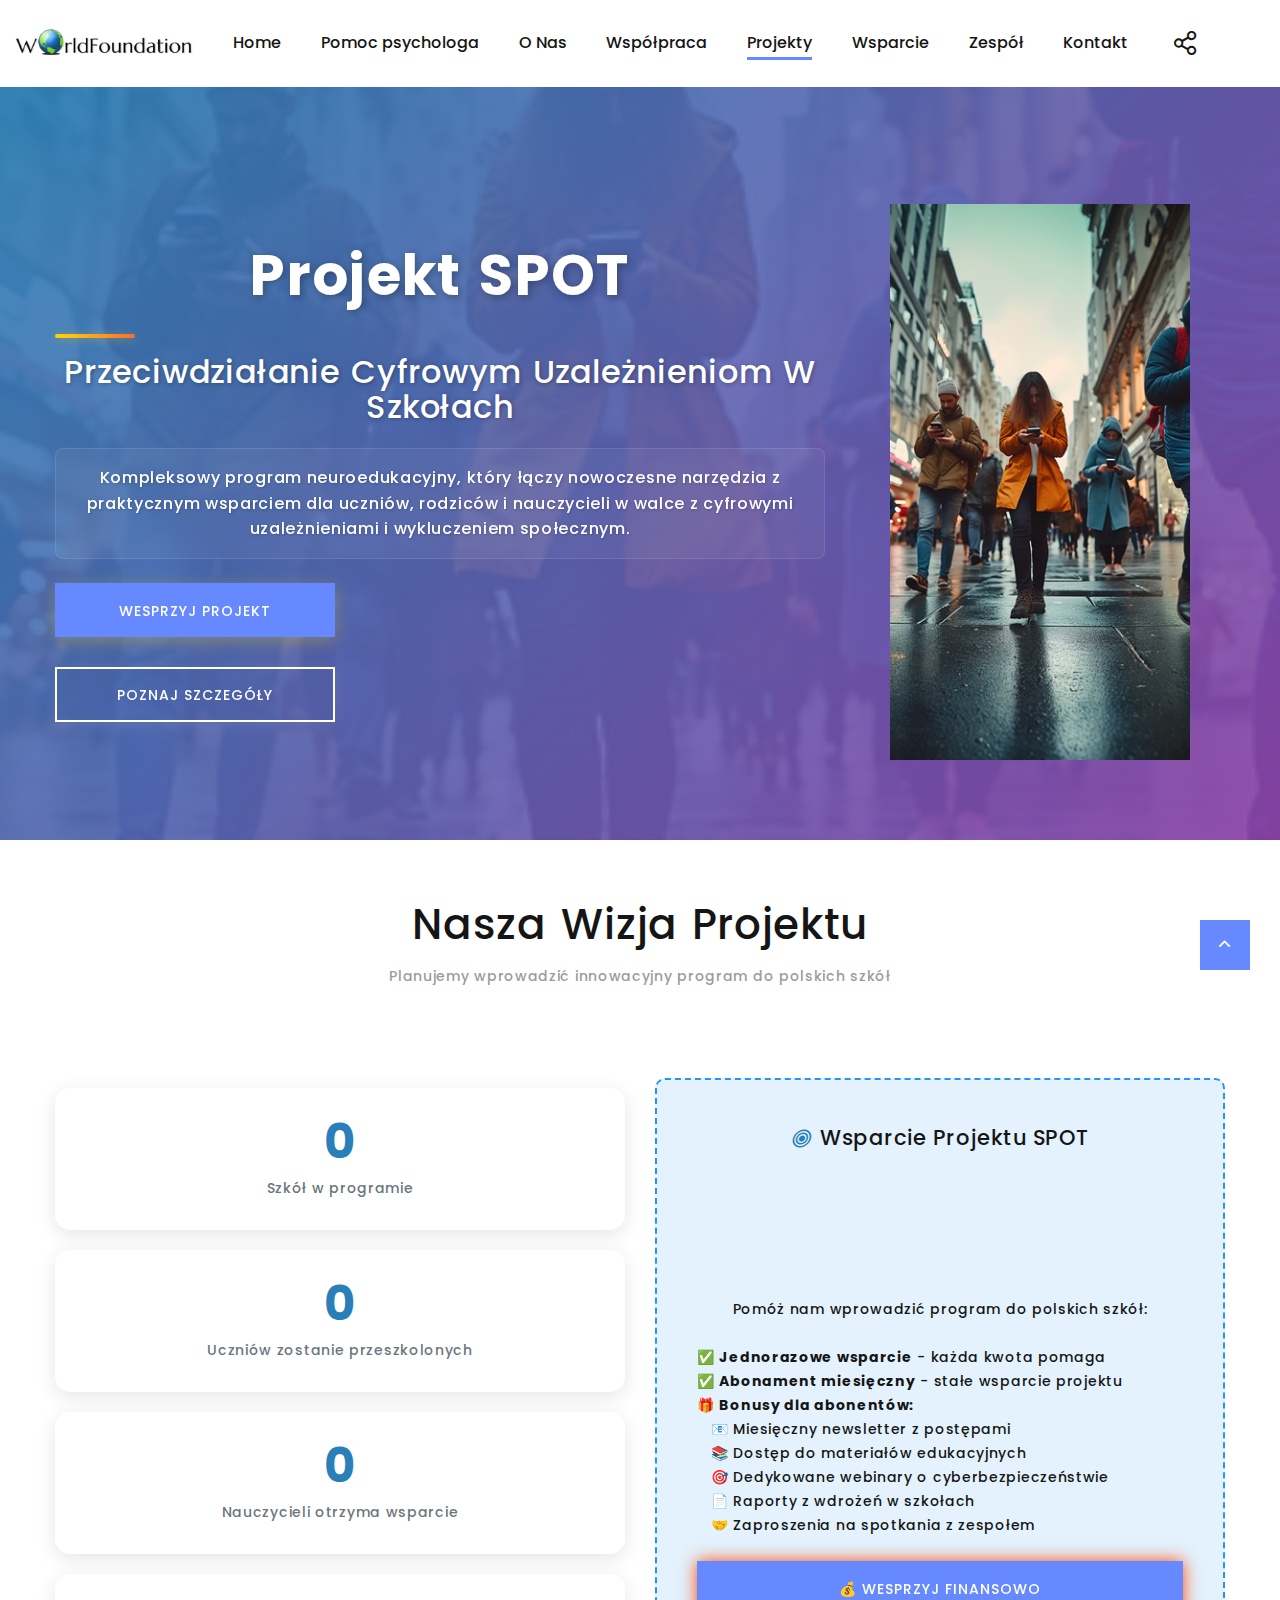
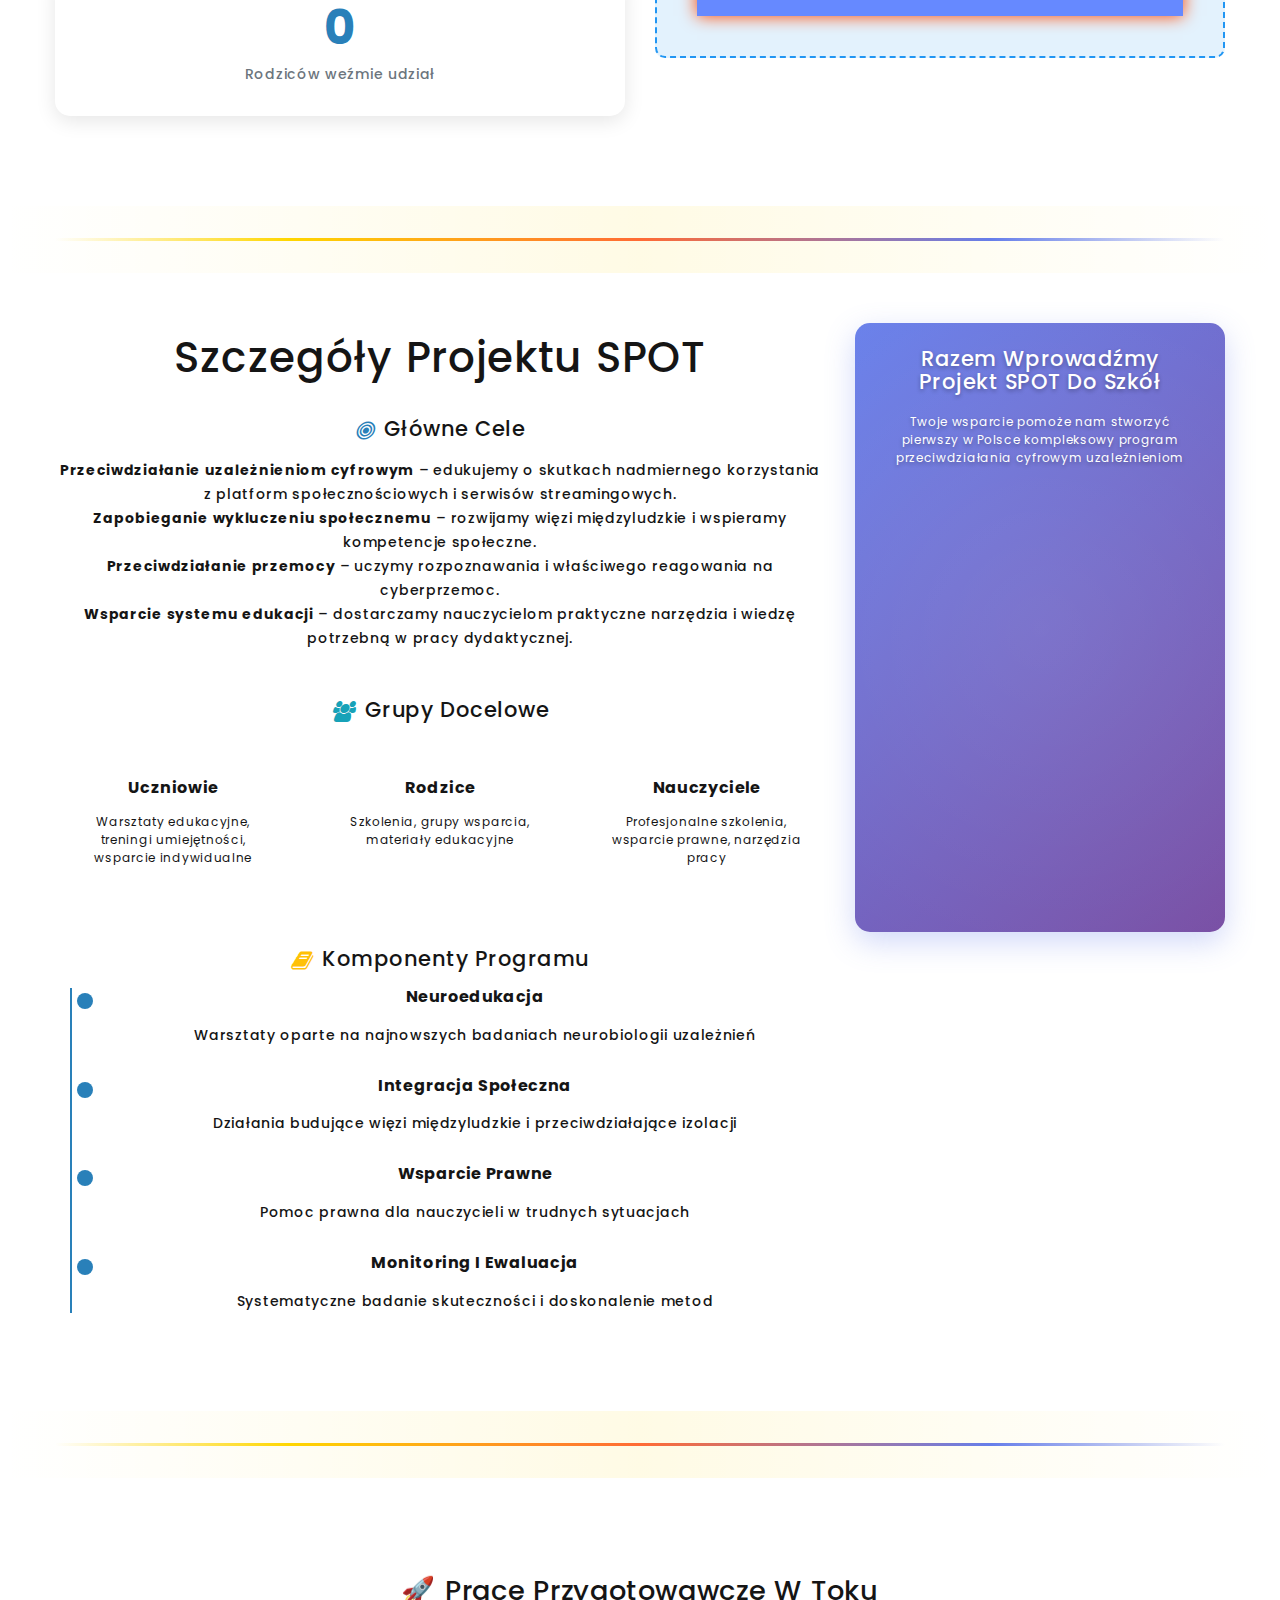
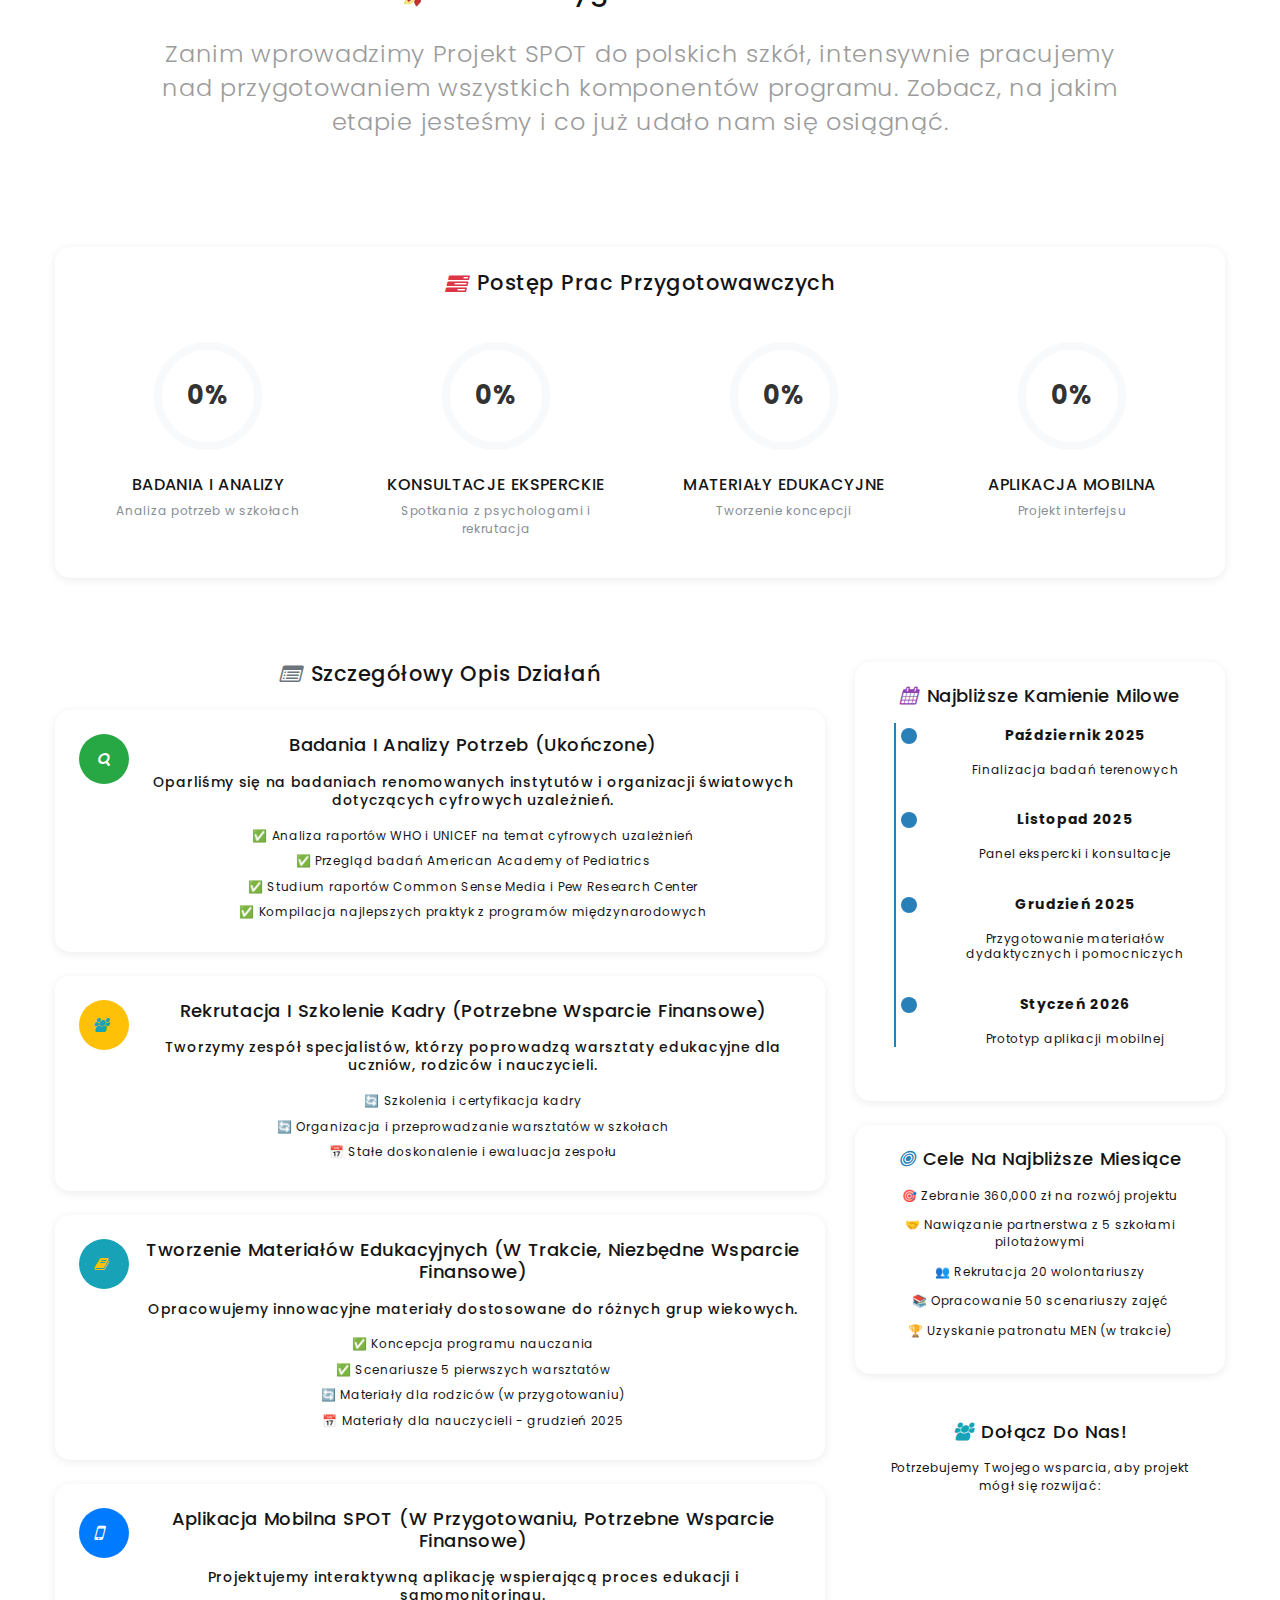
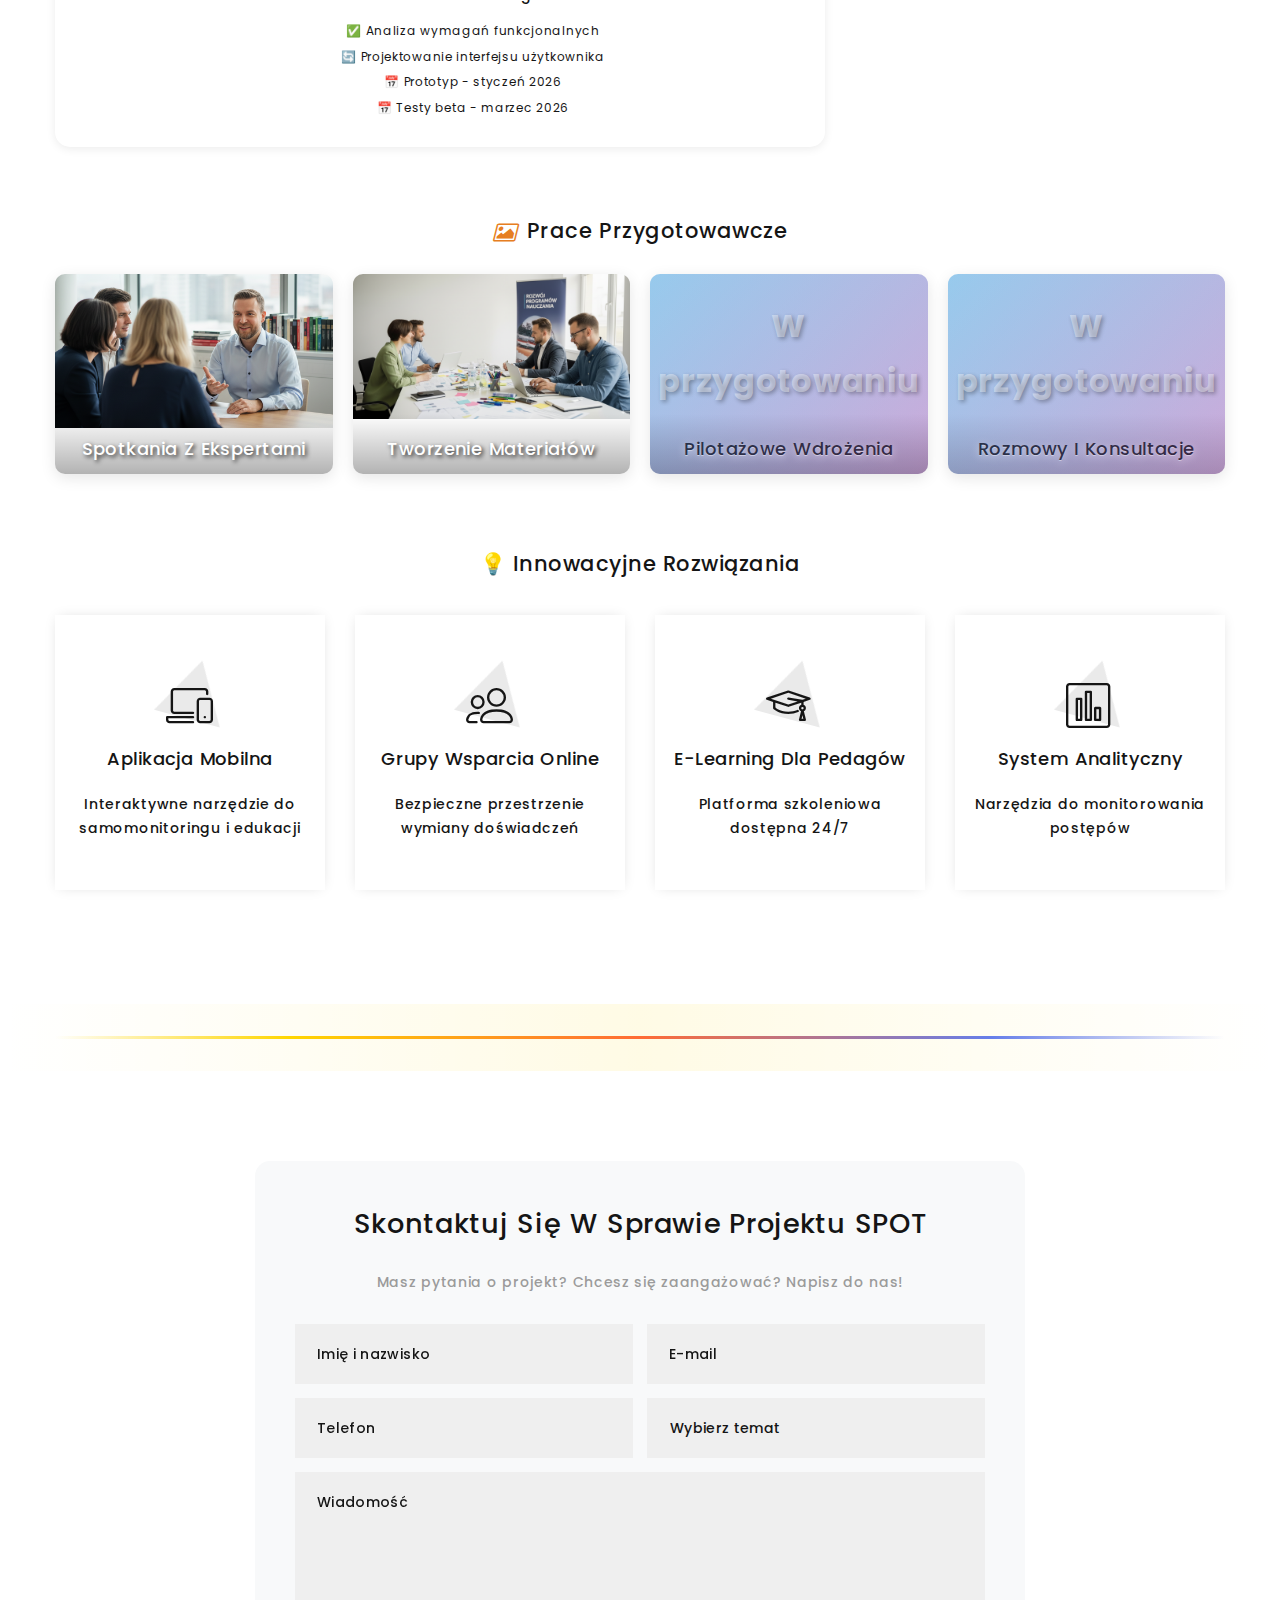
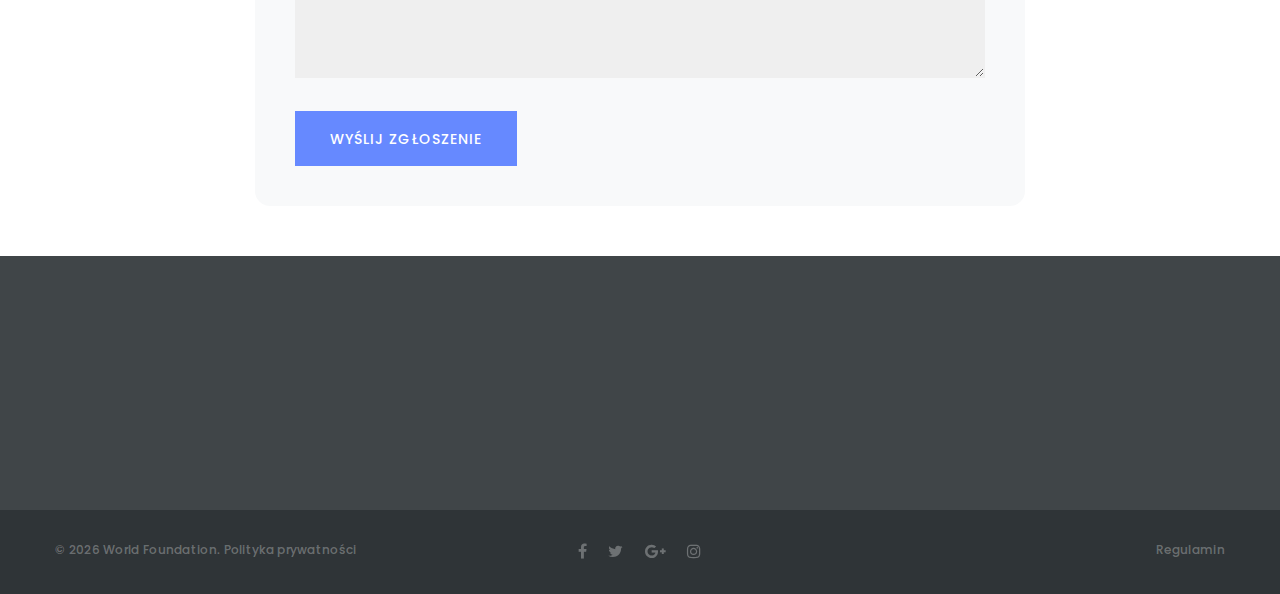
<file: pl/projekt-spot.html>
<!DOCTYPE html>
<html class="wide wow-animation" lang="pl">
<head>
  <title>Projekt SPOT - Przeciwdziałanie Cyfrowym Uzależnieniom | World Foundation</title>
  <meta name="format-detection" content="telephone=no">
  <meta name="viewport" content="width=device-width, height=device-height, initial-scale=1.0, maximum-scale=1.0, user-scalable=0">
  <meta http-equiv="X-UA-Compatible" content="IE=edge">
  <meta charset="utf-8">
  <link rel="icon" href="../images/favicon.ico" type="image/x-icon">
  <!-- Stylesheets-->
  <link rel="stylesheet" type="text/css" href="//fonts.googleapis.com/css?family=Montserrat:400,500,600,700%7CPoppins:400%7CTeko:300,400">
  <link rel="stylesheet" href="../css/bootstrap.css">
  <link rel="stylesheet" href="../css/fonts.css">
  <link rel="stylesheet" href="../css/style.css">
  <link rel="stylesheet" href="../css/modal-wsparcie-pl.css">
  <link rel="stylesheet" href="../css/modal-donor-spot.css">
  <style>
  /* Kolory banerów dla Szczegółowy Opis Działań */
  .activity-banner-1 { background: #e3f2fd !important; }
  .activity-banner-2 { background: #e8f5e9 !important; }
  .activity-banner-3 { background: #fffde7 !important; }
  .activity-banner-4 { background: #f3e5f5 !important; }
    /* Fix dla nakładania się elementów */
    .rd-navbar-static .rd-navbar-main-outer {
      padding-top: 0;
    }
    
    .project-hero {
      background: linear-gradient(135deg, rgba(41, 128, 185, 0.9), rgba(142, 68, 173, 0.9)), url('../images/banery/s1.png');
      background-size: cover;
      background-position: center;
      padding: 100px 0 80px; /* Zmniejszony padding-top */
      color: white;
      position: relative;
      margin-top: 0; /* Usunięty margines */
    }
    
    .breadcrumb-custom {
      background: transparent;
      padding: 20px 0;
      margin-bottom: 0;
    }
    
    .breadcrumb-custom .breadcrumb {
      background: transparent;
      padding: 0;
      margin: 0;
    }
    
    .breadcrumb-custom a {
      color: rgba(255,255,255,0.8);
      text-decoration: none;
    }
    
    .breadcrumb-custom .active {
      color: white;
      font-weight: 600;
    }
    
    /* Professional Progress Circles */
    .progress-circle-wrapper {
      position: relative;
      display: inline-block;
      margin: 0 auto 20px;
      width: 120px;
      height: 120px;
    }
    
    .progress-circle-svg {
      transform: rotate(-90deg);
      width: 120px;
      height: 120px;
    }
    
    .progress-circle-bg {
      opacity: 0.3;
    }
    
    .progress-circle-fill {
      stroke-dasharray: 314.16; /* 2 * π * 50 */
      stroke-dashoffset: 314.16;
      transition: stroke-dashoffset 2s ease-in-out;
    }
    
    .progress-text {
      position: absolute;
      top: 50%;
      left: 50%;
      transform: translate(-50%, -50%);
      text-align: center;
      font-weight: bold;
      z-index: 10;
    }
    
    .progress-percentage {
      font-size: 1.6rem;
      font-weight: 700;
      color: #333;
      line-height: 1;
    }
    
    /* Responsive adjustments */
    @media (max-width: 768px) {
      .progress-circle-wrapper {
        width: 100px;
        height: 100px;
      }
      
      .progress-circle-svg {
        width: 100px;
        height: 100px;
      }
      
      .progress-percentage {
        font-size: 1.4rem;
      }
    }
    
    /* Action buttons sidebar styling and animations */
    .action-sidebar {
      background: linear-gradient(135deg, #667eea 0%, #764ba2 100%);
      border-radius: 15px;
      position: relative;
      overflow: hidden;
      box-shadow: 0 10px 30px rgba(102, 126, 234, 0.3);
    }
    
    .action-sidebar::before {
      content: '';
      position: absolute;
      top: -50%;
      left: -50%;
      width: 200%;
      height: 200%;
      background: radial-gradient(circle, rgba(255,255,255,0.1) 0%, transparent 70%);
      animation: float 6s ease-in-out infinite;
    }
    
    @keyframes float {
      0%, 100% { transform: translate(-50%, -50%) rotate(0deg); }
      50% { transform: translate(-50%, -50%) rotate(180deg); }
    }
    
    .action-sidebar .content {
      position: relative;
      z-index: 2;
    }
    
    .action-sidebar h3,
    .action-sidebar p,
    .action-sidebar .small,
    .action-sidebar .button,
    .action-sidebar a,
    .action-sidebar .action-button {
      color: #fff !important;
      text-shadow: 0 2px 4px rgba(0,0,0,0.3);
    }
    
    /* Button slide-in animation */
    .action-button {
      opacity: 0;
      transform: translateX(50px);
      animation: slideInRight 0.6s ease-out forwards;
      margin-bottom: 0.75rem;
    }
    
    .action-button:nth-child(1) { animation-delay: 0.1s; }
    .action-button:nth-child(2) { animation-delay: 0.2s; }
    .action-button:nth-child(3) { animation-delay: 0.3s; }
    .action-button:nth-child(4) { animation-delay: 0.4s; }
    .action-button:nth-child(5) { animation-delay: 0.5s; }
    .action-button:nth-child(6) { animation-delay: 0.6s; }
    
    @keyframes slideInRight {
      to {
        opacity: 1;
        transform: translateX(0);
      }
    }
    
    /* Button hover effects */
    .action-button .button {
      transition: all 0.3s ease;
      border: 2px solid rgba(255,255,255,0.2);
      backdrop-filter: blur(10px);
    }
    
    .action-button .button:hover {
      transform: translateY(-2px);
      box-shadow: 0 5px 15px rgba(0,0,0,0.2);
      border-color: rgba(255,255,255,0.4);
    }
    
    /* Better spacing for activity banners */
    .bg-white p {
      line-height: 1.3;
      margin-bottom: 0.5rem;
    }
    
    .bg-white ul.list-unstyled li {
      line-height: 1.4;
      margin-bottom: 0.25rem;
      padding: 0.15rem 0;
    }
    
    .bg-white h5 {
      line-height: 1.2;
      margin-bottom: 0.5rem;
    }
    
    .funding-stats {
      display: grid;
      grid-template-columns: repeat(auto-fit, minmax(200px, 1fr));
      gap: 30px;
      margin: 30px 0;
    }
    
    .funding-stat {
      text-align: center;
      padding: 20px;
      background: #f8f9fa;
      border-radius: 10px;
    }
    
    .funding-amount {
      font-size: 2rem;
      font-weight: bold;
      color: #2980b9;
    }
    
    .funding-desc {
      color: #6c757d;
      margin-top: 5px;
    }
    
    .gallery-grid {
      display: grid;
      grid-template-columns: repeat(auto-fit, minmax(250px, 1fr));
      gap: 20px;
      margin: 30px 0;
    }
    
    .gallery-item {
      position: relative;
      border-radius: 10px;
      overflow: hidden;
      box-shadow: 0 4px 15px rgba(0,0,0,0.1);
      transition: transform 0.3s ease;
    }
    
    .gallery-item:hover {
      transform: translateY(-5px);
    }
    
    .gallery-item img {
      width: 100%;
      height: 200px;
      object-fit: cover;
    }
    
    .gallery-overlay {
      position: absolute;
      bottom: 0;
      left: 0;
      right: 0;
      background: linear-gradient(transparent, rgba(0,0,0,0.8));
      color: white;
      padding: 20px;
      transform: translateY(calc(100% - 60px));
      transition: transform 0.3s ease;
    }
    
    .gallery-overlay h5 {
      color: white !important;
      text-shadow: 2px 2px 4px rgba(0,0,0,0.8);
      margin-bottom: 8px;
    }
    
    .gallery-overlay p {
      color: white !important;
      text-shadow: 1px 1px 3px rgba(0,0,0,0.7);
      margin-bottom: 0;
    }
    
    .gallery-item:hover .gallery-overlay {
      transform: translateY(0);
    }
    
    /* Mobile and tablet - always show overlay with same style */
    @media (max-width: 1024px) {
      .gallery-overlay {
        transform: translateY(0) !important;
      }
    }
    
    /* Preparing overlay for banners 2 and 3 */
    .gallery-item-preparing {
      position: relative;
      min-height: 200px;
      background: linear-gradient(135deg, rgba(52, 152, 219, 0.3), rgba(155, 89, 182, 0.3));
    }
    
    .gallery-item-preparing::before {
      content: '';
      position: absolute;
      top: 0;
      left: 0;
      right: 0;
      bottom: 0;
      background: linear-gradient(135deg, rgba(52, 152, 219, 0.3), rgba(155, 89, 182, 0.3));
      z-index: 1;
      pointer-events: none;
    }
    
    .preparing-overlay {
      position: absolute;
      top: 40%;
      left: 50%;
      transform: translate(-50%, -50%);
      font-size: 2rem;
      font-weight: bold;
      color: rgba(255, 255, 255, 0.4);
      text-shadow: 2px 2px 4px rgba(0,0,0,0.3);
      z-index: 1;
      pointer-events: none;
      transition: opacity 0.3s ease;
    }
    
    /* Ustawienia dla mobilnej i tabletu */
    @media (max-width: 1024px) {
      .preparing-overlay {
        top: 30%;
        font-size: 1.3rem;
      }
    }
    
    /* Na hover chowanie napisu tylko na desktop */
    @media (min-width: 1025px) {
      .gallery-item-preparing:hover .preparing-overlay {
        opacity: 0;
      }
    }
    
    .timeline {
      position: relative;
      padding-left: 30px;
    }
    
    .timeline::before {
      content: '';
      position: absolute;
      left: 15px;
      top: 0;
      bottom: 0;
      width: 2px;
      background: #2980b9;
    }
    
    .timeline-item {
      position: relative;
      margin-bottom: 30px;
      padding-left: 40px;
    }
    
    .timeline-item::before {
      content: '';
      position: absolute;
      left: -8px;
      top: 5px;
      width: 16px;
      height: 16px;
      border-radius: 50%;
      background: #2980b9;
    }
    
    .contact-form-project {
      background: #f8f9fa;
      padding: 40px;
      border-radius: 15px;
      margin-top: 40px;
    }
    
    @media (max-width: 768px) {
      .project-hero {
        padding: 80px 0 50px;
        text-align: center;
      }
      
      .project-hero .display-4 {
        font-size: 2rem;
      }
      
      .project-hero .h3 {
        font-size: 1.5rem;
      }
      
      .progress-circle {
        width: 150px;
        height: 150px;
      }
      
      .progress-percentage {
        font-size: 2rem;
      }
      
      .funding-stats {
        grid-template-columns: 1fr;
        gap: 20px;
      }
      
      .gallery-grid {
        grid-template-columns: 1fr;
      }
      
      .contact-form-project {
        padding: 20px;
      }
      
      .d-flex.gap-3 {
        flex-direction: column;
        align-items: center;
      }
      
      .d-flex.gap-3 .button {
        width: 100%;
        max-width: 300px;
        margin-bottom: 10px;
      }
    }
    
    .donor-box-placeholder {
      background: #e3f2fd;
      border: 2px dashed #2196f3;
      padding: 40px;
      text-align: center;
      border-radius: 10px;
      margin: 30px 0;
    }
    
    .impact-stats {
      display: flex;
      flex-direction: column;
      gap: 20px;
      margin: 40px 0;
    }
    
    .impact-stat {
      text-align: center;
      padding: 30px 20px;
      background: white;
      border-radius: 15px;
      box-shadow: 0 5px 20px rgba(0,0,0,0.1);
    }
    
    .impact-number {
      font-size: 3rem;
      font-weight: bold;
      color: #2980b9;
      line-height: 1;
    }
    
    .impact-label {
      margin-top: 10px;
      color: #6c757d;
      font-weight: 500;
    }
    
    /* Styles for Preparatory Work Section */
    .fa-bullseye { color: #2980b9; }
    .fa-users { color: #17a2b8; }
    .fa-book { color: #ffc107; }
    .fa-handshake { color: #28a745; }
    .fa-tasks { color: #dc3545; }
    .fa-list-alt { color: #6c757d; }
    .fa-calendar { color: #8e44ad; }
    .fa-image { color: #e67e22; }
    .fa-mobile { color: #2980b9; }
    .fa-chart-line { color: #17a2b8; }
    .fa-users, .fa-bullseye, .fa-book, .fa-handshake, .fa-tasks, .fa-list-alt, .fa-calendar, .fa-image, .fa-mobile, .fa-chart-line {
      margin-right: 0.5em;
      vertical-align: middle;
    }
    .rounded-lg {
      border-radius: 15px !important;
    }
    
    .shadow-sm {
      box-shadow: 0 2px 10px rgba(0,0,0,0.08) !important;
    }
    
    .flex-shrink-0 {
      flex-shrink: 0;
    }
    
    .flex-grow-1 {
      flex-grow: 1;
    }
    
    .me-3 {
      margin-right: 1rem;
    }
    
    .d-grid {
      display: grid;
    }
    
    .gap-2 {
      gap: 0.5rem;
    }
    
    .btn-sm {
      padding: 0.375rem 0.75rem;
      font-size: 0.875rem;
      border-radius: 0.375rem;
    }
    
    .btn-light {
      background-color: #f8f9fa;
      border-color: #f8f9fa;
      color: #212529;
    }
    
    .btn-outline-light {
      color: #f8f9fa;
      border-color: #f8f9fa;
      background-color: transparent;
    }
    
    .btn-outline-light:hover {
      background-color: #f8f9fa;
      color: #212529;
    }
    
    .text-success {
      color: #28a745 !important;
    }
    
    .text-warning {
      color: #ffc107 !important;
    }
    
    .text-info {
      color: #17a2b8 !important;
    }
    
    .text-danger {
      color: #dc3545 !important;
    }
    
    .bg-success {
      background-color: #28a745 !important;
    }
    
    .bg-warning {
      background-color: #ffc107 !important;
    }
    
    .bg-info {
      background-color: #17a2b8 !important;
    }
    
    .progress {
      position: relative;
      display: flex;
      align-items: center;
      justify-content: center;
    }
    
    @media (max-width: 768px) {
      .d-grid.gap-2 .btn {
        margin-bottom: 0.5rem;
      }
      
      .flex-shrink-0 .rounded-circle {
        width: 40px !important;
        height: 40px !important;
      }
      
      .rounded-lg {
        border-radius: 10px !important;
      }
    }
  </style>
</head>

<body>
  <div class="preloader">
    <div class="preloader-body">
      <div class="cssload-container"><span></span><span></span><span></span><span></span>
      </div>
    </div>
  </div>

  <div class="page">
    <!-- Page Header-->
    <header class="section page-header">
      <!-- RD Navbar-->
      <div class="rd-navbar-wrap">
        <nav class="rd-navbar rd-navbar-classic" data-layout="rd-navbar-fixed" data-sm-layout="rd-navbar-fixed" data-md-layout="rd-navbar-fixed" data-md-device-layout="rd-navbar-fixed" data-lg-layout="rd-navbar-static" data-lg-device-layout="rd-navbar-fixed" data-xl-layout="rd-navbar-static" data-xl-device-layout="rd-navbar-static" data-xxl-layout="rd-navbar-static" data-xxl-device-layout="rd-navbar-static" data-lg-stick-up-offset="46px" data-xl-stick-up-offset="46px" data-xxl-stick-up-offset="46px" data-lg-stick-up="true" data-xl-stick-up="true" data-xxl-stick-up="true">
          <div class="rd-navbar-main-outer">
            <div class="rd-navbar-main">
              <!-- RD Navbar Panel-->
              <div class="rd-navbar-panel">
                <!-- RD Navbar Toggle-->
                <button class="rd-navbar-toggle" data-rd-navbar-toggle=".rd-navbar-nav-wrap"><span></span></button>
                <!-- RD Navbar Brand-->
                <div class="rd-navbar-brand"><a class="brand" href="index.html"><img src="../images/logo/logo.png" alt="Logo"/></a></div>
              </div>
              <div class="rd-navbar-main-element">
                <div class="rd-navbar-nav-wrap">
                  <!-- RD Navbar Share-->
                  <div class="rd-navbar-share fl-bigmug-line-share27" data-rd-navbar-toggle=".rd-navbar-share-list">
                    <ul class="list-inline rd-navbar-share-list">
                      <li class="rd-navbar-share-list-item"><a class="icon fa fa-facebook" href="#"></a></li>
                      <li class="rd-navbar-share-list-item"><a class="icon fa fa-twitter" href="#"></a></li>
                      <li class="rd-navbar-share-list-item"><a class="icon fa fa-google-plus" href="#"></a></li>
                      <li class="rd-navbar-share-list-item"><a class="icon fa fa-instagram" href="#"></a></li>
                    </ul>
                  </div>
                  <ul class="rd-navbar-nav">
                    <li class="rd-nav-item"><a class="rd-nav-link" href="index.html#home">Home</a></li>
                    <li class="rd-nav-item"><a class="rd-nav-link" href="index.html#services">Pomoc psychologa</a></li>
                    <li class="rd-nav-item"><a class="rd-nav-link" href="index.html#about">O Nas</a></li>
                    <li class="rd-nav-item"><a class="rd-nav-link" href="index.html#experience">Współpraca</a></li>
                    <li class="rd-nav-item active"><a class="rd-nav-link" href="index.html#projects">Projekty</a></li>
                    <li class="rd-nav-item"><a class="rd-nav-link" href="index.html#pricing">Wsparcie</a></li>
                    <li class="rd-nav-item"><a class="rd-nav-link" href="index.html#team">Zespół</a></li>
                    <li class="rd-nav-item"><a class="rd-nav-link" href="index.html#contact-info">Kontakt</a></li>
                  </ul>
                </div>
              </div>
            </div>
          </div>
        </nav>
      </div>
    </header>

    <!-- Hero Section -->
    <section class="project-hero">
      <div class="container">
        <div class="row align-items-center">
          <div class="col-12 mb-3">
          </div>
          <div class="col-lg-8">
            <div class="hero-content-animated">
              <h1 class="display-4 font-weight-bold mb-4 hero-title" style="color: #fff;">Projekt SPOT</h1>
              <div class="hero-separator"></div>
              <h2 class="h3 mb-4 hero-subtitle" style="color: #fff;">Przeciwdziałanie Cyfrowym Uzależnieniom w Szkołach</h2>
              <p class="mb-4 hero-description" style="font-size: 1rem; color: #fff; line-height: 1.6;">
                  Kompleksowy program neuroedukacyjny, który łączy nowoczesne narzędzia z praktycznym wsparciem dla uczniów, rodziców i nauczycieli w walce z cyfrowymi uzależnieniami i wykluczeniem społecznym.
              </p>
              <div class="d-flex flex-column gap-3 hero-buttons">
                <a href="#wsparcie" class="button button-primary button-ujarak w-100 hero-btn-primary">Wesprzyj projekt</a>
                <a href="#detale" class="button button-white-outline button-ujarak w-100 hero-btn-secondary">Poznaj szczegóły</a>
              </div>
            </div>
          </div>
          <div class="col-lg-4 text-center mt-4 mt-lg-0">
            <img src="../images/banery/s1.png" alt="Projekt SPOT" class="img-fluid rounded shadow-lg" style="max-width: 300px;">
          </div>
        </div>
      </div>
    </section>

    <!-- Financing Section -->
    <section class="section section-sm bg-default" id="wsparcie">
      <div class="container">
        <div class="row justify-content-center mb-5">
          <div class="col-lg-8 text-center">
            <h2>Nasza Wizja Projektu</h2>
            <p class="text-gray-500">Planujemy wprowadzić innowacyjny program do polskich szkół</p>
          </div>
        </div>

        <div class="row">
          <div class="col-lg-6">
            <!-- Vision Stats -->
            <div class="impact-stats">
              <div class="impact-stat">
                <div class="impact-number" data-target="50">0</div>
                <div class="impact-label">Szkół w programie</div>
              </div>
              <div class="impact-stat">
                <div class="impact-number" data-target="3000">0</div>
                <div class="impact-label">Uczniów zostanie przeszkolonych</div>
              </div>
              <div class="impact-stat">
                <div class="impact-number" data-target="250">0</div>
                <div class="impact-label">Nauczycieli otrzyma wsparcie</div>
              </div>
              <div class="impact-stat">
                <div class="impact-number" data-target="1500">0</div>
                <div class="impact-label">Rodziców weźmie udział</div>
              </div>
            </div>
          </div>

          <div class="col-lg-6">
            <!-- DonorBox Integration Placeholder -->
            <div class="donor-box-placeholder">
              <h4 class="mb-3 text-center"><i class="fa fa-bullseye me-2"></i>Wsparcie Projektu SPOT</h4>
              
              <!-- Donorbox meter widget -->
              <div class="donation-meter-container text-center mb-4">
                <script src="https://donorbox.org/widget.js" paypalExpress="false"></script>
                <iframe height="93px" width="100%" src="https://donorbox.org/embed/projekt-spot-przeciwdzialanie-cyfrowym-uzaleznieniom-2?donation_meter_color=%23128aed&only_donation_meter=true&preview=true" style="max-width: 332px; min-width: 250px; min-height: 90px; max-height: none !important;" seamless="seamless" name="donorbox" frameborder="0" scrolling="no"></iframe>
              </div>
              
              <p class="mb-4 text-center">Pomóż nam wprowadzić program do polskich szkół:</p>
              <ul class="list-unstyled text-left">
                <li>✅ <strong>Jednorazowe wsparcie</strong> - każda kwota pomaga</li>
                <li>✅ <strong>Abonament miesięczny</strong> - stałe wsparcie projektu</li>
                <li>🎁 <strong>Bonusy dla abonentów:</strong></li>
                <li>&nbsp;&nbsp;&nbsp;📧 Miesięczny newsletter z postępami</li>
                <li>&nbsp;&nbsp;&nbsp;📚 Dostęp do materiałów edukacyjnych</li>
                <li>&nbsp;&nbsp;&nbsp;🎯 Dedykowane webinary o cyberbezpieczeństwie</li>
                <li>&nbsp;&nbsp;&nbsp;📄 Raporty z wdrożeń w szkołach</li>
                <li>&nbsp;&nbsp;&nbsp;🤝 Zaproszenia na spotkania z zespołem</li>
              </ul>
              <div class="mt-4">
                  <div class="d-flex flex-column justify-content-center align-items-center banner-buttons-container">
                    <a href="#wsparcie" class="button button-primary button-ujarak w-100 pulse-anim" style="box-shadow: 0 0 16px #FF4500;">
                      💰 Wesprzyj finansowo
                    </a>
                  </div>
              </div>
            </div>
          </div>
        </div>
      </div>
    </section>

    <!-- Separator -->
    <div class="section-separator">
      <div class="container">
        <div class="separator-line"></div>
      </div>
    </div>

    <!-- Project Details -->
    <section class="section section-sm bg-gray-1" id="detale">
      <div class="container">
        <div class="row">
          <div class="col-lg-8">
            <h2 class="mb-4">Szczegóły Projektu SPOT</h2>
            
            <div class="mb-5">
              <h3 class="h4 mb-3"><i class="fa fa-bullseye me-2"></i>Główne Cele</h3>
              <ul class="list-styled">
                <li><strong>Przeciwdziałanie uzależnieniom cyfrowym</strong> – edukujemy o skutkach nadmiernego korzystania z platform społecznościowych i serwisów streamingowych.</li>

                <li><strong>Zapobieganie wykluczeniu społecznemu</strong> – rozwijamy więzi międzyludzkie i wspieramy kompetencje społeczne.</li>

                <li><strong>Przeciwdziałanie przemocy</strong> – uczymy rozpoznawania i właściwego reagowania na cyberprzemoc.</li>

                <li><strong>Wsparcie systemu edukacji</strong> – dostarczamy nauczycielom praktyczne narzędzia i wiedzę potrzebną w pracy dydaktycznej.</li>
              </ul>
            </div>

            <div class="mb-5">
              <h3 class="h4 mb-3"><i class="fa fa-users me-2"></i>Grupy Docelowe</h3>
              <div class="row">
                <div class="col-md-4 mb-3">
                  <div class="p-3 bg-light rounded">
                    <h5 class="h6 font-weight-bold">Uczniowie</h5>
                    <p class="small mb-0">Warsztaty edukacyjne, treningi umiejętności, wsparcie indywidualne</p>
                  </div>
                </div>
                <div class="col-md-4 mb-3">
                  <div class="p-3 bg-light rounded">
                    <h5 class="h6 font-weight-bold">Rodzice</h5>
                    <p class="small mb-0">Szkolenia, grupy wsparcia, materiały edukacyjne</p>
                  </div>
                </div>
                <div class="col-md-4 mb-3">
                  <div class="p-3 bg-light rounded">
                    <h5 class="h6 font-weight-bold">Nauczyciele</h5>
                    <p class="small mb-0">Profesjonalne szkolenia, wsparcie prawne, narzędzia pracy</p>
                  </div>
                </div>
              </div>
            </div>

            <div class="mb-5">
              <h3 class="h4 mb-3"><i class="fa fa-book me-2"></i>Komponenty Programu</h3>
              <div class="timeline">
                <div class="timeline-item">
                  <h5 class="h6 font-weight-bold">Neuroedukacja</h5>
                  <p>Warsztaty oparte na najnowszych badaniach neurobiologii uzależnień</p>
                </div>
                <div class="timeline-item">
                  <h5 class="h6 font-weight-bold">Integracja Społeczna</h5>
                  <p>Działania budujące więzi międzyludzkie i przeciwdziałające izolacji</p>
                </div>
                <div class="timeline-item">
                  <h5 class="h6 font-weight-bold">Wsparcie Prawne</h5>
                  <p>Pomoc prawna dla nauczycieli w trudnych sytuacjach</p>
                </div>
                <div class="timeline-item">
                  <h5 class="h6 font-weight-bold">Monitoring i Ewaluacja</h5>
                  <p>Systematyczne badanie skuteczności i doskonalenie metod</p>
                </div>
              </div>
            </div>
          </div>

          <div class="col-lg-4">
            <!-- Action Buttons Sidebar -->
            <div class="sticky-top" style="top: 20px; z-index: 10;">
              <div class="action-sidebar p-4 mb-4">
                <div class="content">
                  <h3 class="h4 mb-3 text-center">Razem Wprowadźmy Projekt SPOT do Szkół</h3>
                  <p class="mb-4 small text-center">Twoje wsparcie pomoże nam stworzyć pierwszy w Polsce kompleksowy program przeciwdziałania cyfrowym uzależnieniom</p>
                  
                  <div>
                    <div class="action-button">
                      <a href="#wsparcie" class="button button-primary button-ujarak w-100">
                        💰 Wesprzyj finansowo
                      </a>
                    </div>
                    <div class="action-button">
                      <a href="#kontakt" class="button button-secondary button-ujarak w-100">
                          🤝 Dołącz do projektu
                      </a>
                    </div>
                    <div class="action-button">
                      <a href="#" class="button button-default-outline button-wapasha w-100">
                        📋 Pobierz materiały
                      </a>
                    </div>
                    <div class="action-button">
                      <a href="#" class="button button-default-outline button-wapasha w-100">
                        📱 Udostępnij projekt
                      </a>
                    </div>
                    <div class="action-button">
                      <a href="#" class="button button-default-outline button-wapasha w-100">
                        📧 Newsletter + bonusy
                      </a>
                    </div>
                    <div class="action-button">
                      <a href="#" class="button button-default-outline button-wapasha w-100">
                        🌐 Strona partnerów
                      </a>
                    </div>
                  </div>
                </div>
              </div>
            </div>
          </div>
        </div>
      </div>
    </section>

    <!-- Separator -->
    <div class="section-separator">
      <div class="container">
        <div class="separator-line"></div>
      </div>
    </div>

    <!-- Preparatory Work Section -->
    <section class="section section-lg bg-gray-1" id="prace-przygotowawcze">
      <div class="container">
        <div class="row justify-content-center mb-5">
          <div class="col-lg-10 text-center">
            <h2 class="mb-4" style="font-size: 1.7rem;">🚀 Prace Przygotowawcze w Toku</h2>
            <p class="lead text-gray-500 mb-5">
              Zanim wprowadzimy Projekt SPOT do polskich szkół, intensywnie pracujemy nad przygotowaniem wszystkich komponentów programu. 
              Zobacz, na jakim etapie jesteśmy i co już udało nam się osiągnąć.
            </p>
          </div>
        </div>

        <!-- Progress Overview -->
        <div class="row mb-5">
          <div class="col-lg-12">
            <div class="bg-white p-4 rounded-lg shadow-sm mb-4">
              <h3 class="h4 mb-4 text-center"><i class="fa fa-tasks me-2"></i>Postęp Prac Przygotowawczych</h3>
              <div class="row">
                <div class="col-md-3 mb-3">
                  <div class="text-center">
                    <div class="progress-circle-wrapper" data-percentage="100">
                      <svg class="progress-circle-svg" width="120" height="120" viewBox="0 0 120 120">
                        <circle class="progress-circle-bg" cx="60" cy="60" r="50" fill="none" stroke="#e9ecef" stroke-width="8"/>
                        <circle class="progress-circle-fill" cx="60" cy="60" r="50" fill="none" stroke="#28a745" stroke-width="8" stroke-linecap="round"/>
                      </svg>
                      <div class="progress-text">
                        <div class="progress-percentage">0%</div>
                      </div>
                    </div>
                    <h6 class="mb-2">Badania i Analizy</h6>
                    <small class="text-muted">Analiza potrzeb w szkołach</small>
                  </div>
                </div>
                <div class="col-md-3 mb-3">
                  <div class="text-center">
                    <div class="progress-circle-wrapper" data-percentage="50">
                      <svg class="progress-circle-svg" width="120" height="120" viewBox="0 0 120 120">
                        <circle class="progress-circle-bg" cx="60" cy="60" r="50" fill="none" stroke="#e9ecef" stroke-width="8"/>
                        <circle class="progress-circle-fill" cx="60" cy="60" r="50" fill="none" stroke="#ffc107" stroke-width="8" stroke-linecap="round"/>
                      </svg>
                      <div class="progress-text">
                        <div class="progress-percentage">0%</div>
                      </div>
                    </div>
                    <h6 class="mb-2">Konsultacje Eksperckie</h6>
                    <small class="text-muted">Spotkania z psychologami i rekrutacja</small>
                  </div>
                </div>
                <div class="col-md-3 mb-3">
                  <div class="text-center">
                    <div class="progress-circle-wrapper" data-percentage="40">
                      <svg class="progress-circle-svg" width="120" height="120" viewBox="0 0 120 120">
                        <circle class="progress-circle-bg" cx="60" cy="60" r="50" fill="none" stroke="#e9ecef" stroke-width="8"/>
                        <circle class="progress-circle-fill" cx="60" cy="60" r="50" fill="none" stroke="#17a2b8" stroke-width="8" stroke-linecap="round"/>
                      </svg>
                      <div class="progress-text">
                        <div class="progress-percentage">0%</div>
                      </div>
                    </div>
                    <h6 class="mb-2">Materiały Edukacyjne</h6>
                    <small class="text-muted">Tworzenie koncepcji</small>
                  </div>
                </div>
                <div class="col-md-3 mb-3">
                  <div class="text-center">
                    <div class="progress-circle-wrapper" data-percentage="20">
                      <svg class="progress-circle-svg" width="120" height="120" viewBox="0 0 120 120">
                        <circle class="progress-circle-bg" cx="60" cy="60" r="50" fill="none" stroke="#e9ecef" stroke-width="8"/>
                        <circle class="progress-circle-fill" cx="60" cy="60" r="50" fill="none" stroke="#dc3545" stroke-width="8" stroke-linecap="round"/>
                      </svg>
                      <div class="progress-text">
                        <div class="progress-percentage">0%</div>
                      </div>
                    </div>
                    <h6 class="mb-2">Aplikacja Mobilna</h6>
                    <small class="text-muted">Projekt interfejsu</small>
                  </div>
                </div>
              </div>
            </div>
          </div>
        </div>

        <!-- Detailed Activities -->
        <div class="row">
          <div class="col-lg-8">
            <h3 class="h4 mb-4"><i class="fa fa-list-alt me-2"></i>Szczegółowy Opis Działań</h3>
            
            <!-- Activity 1 -->
            <div class="bg-white p-4 rounded-lg shadow-sm mb-4">
              <div class="d-flex align-items-start">
                <div class="flex-shrink-0 me-3">
                  <div class="bg-success text-white rounded-circle d-flex align-items-center justify-content-center" style="width: 50px; height: 50px;">
                    <i class="fa fa-search"></i>
                  </div>
                </div>
                <div class="flex-grow-1">
                  <h5 class="mb-2">Badania i Analizy Potrzeb (ukończone)</h5>
                  <p class="mb-3">Oparliśmy się na badaniach renomowanych instytutów i organizacji światowych dotyczących cyfrowych uzależnień.</p>
                  <ul class="list-unstyled small">
                    <li>✅ Analiza raportów WHO i UNICEF na temat cyfrowych uzależnień</li>
                    <li>✅ Przegląd badań American Academy of Pediatrics</li>
                    <li>✅ Studium raportów Common Sense Media i Pew Research Center</li>
                    <li>✅ Kompilacja najlepszych praktyk z programów międzynarodowych</li>
                  </ul>
                </div>
              </div>
            </div>

            <!-- Activity 2 -->
            <div class="bg-white p-4 rounded-lg shadow-sm mb-4">
              <div class="d-flex align-items-start">
                <div class="flex-shrink-0 me-3">
                  <div class="bg-warning text-white rounded-circle d-flex align-items-center justify-content-center" style="width: 50px; height: 50px;">
                    <i class="fa fa-users"></i>
                  </div>
                </div>
                <div class="flex-grow-1">
                  <h5 class="mb-2">Rekrutacja i szkolenie kadry (potrzebne wsparcie finansowe)</h5>
                  <p class="mb-3">Tworzymy zespół specjalistów, którzy poprowadzą warsztaty edukacyjne dla uczniów, rodziców i nauczycieli.</p>
                  <ul class="list-unstyled small">
                    <li>🔄 Szkolenia i certyfikacja kadry</li>
                    <li>🔄 Organizacja i przeprowadzanie warsztatów w szkołach</li>
                    <li>📅 Stałe doskonalenie i ewaluacja zespołu</li>
                  </ul>
                </div>
              </div>
            </div>

            <!-- Activity 3 -->
            <div class="bg-white p-4 rounded-lg shadow-sm mb-4">
              <div class="d-flex align-items-start">
                <div class="flex-shrink-0 me-3">
                  <div class="bg-info text-white rounded-circle d-flex align-items-center justify-content-center" style="width: 50px; height: 50px;">
                    <i class="fa fa-book"></i>
                  </div>
                </div>
                <div class="flex-grow-1">
                  <h5 class="mb-2">Tworzenie Materiałów Edukacyjnych (w trakcie, niezbędne wsparcie finansowe)</h5>
                  <p class="mb-3">Opracowujemy innowacyjne materiały dostosowane do różnych grup wiekowych.</p>
                  <ul class="list-unstyled small">
                    <li>✅ Koncepcja programu nauczania</li>
                    <li>✅ Scenariusze 5 pierwszych warsztatów</li>
                    <li>🔄 Materiały dla rodziców (w przygotowaniu)</li>
                    <li>📅 Materiały dla nauczycieli - grudzień 2025</li>
                  </ul>
                </div>
              </div>
            </div>

            <!-- Activity 4 -->
            <div class="bg-white p-4 rounded-lg shadow-sm mb-4">
              <div class="d-flex align-items-start">
                <div class="flex-shrink-0 me-3">
                  <div class="bg-primary text-white rounded-circle d-flex align-items-center justify-content-center" style="width: 50px; height: 50px; background-color: #007bff !important; z-index: 10; position: relative; display: flex !important; align-items: center !important; justify-content: center !important;">
                    <i class="fa fa-mobile" style="color: white; font-size: 20px; text-align: center; line-height: 1;"></i>
                  </div>
                </div>
                <div class="flex-grow-1">
                  <h5 class="mb-2">Aplikacja Mobilna SPOT (w przygotowaniu, potrzebne wsparcie finansowe)</h5>
                  <p class="mb-3">Projektujemy interaktywną aplikację wspierającą proces edukacji i samomonitoringu.</p>
                  <ul class="list-unstyled small">
                    <li>✅ Analiza wymagań funkcjonalnych</li>
                    <li>🔄 Projektowanie interfejsu użytkownika</li>
                    <li>📅 Prototyp - styczeń 2026</li>
                    <li>📅 Testy beta - marzec 2026</li>
                  </ul>
                </div>
              </div>
            </div>
          </div>

          <!-- Sidebar -->
          <div class="col-lg-4">
            <div class="bg-white p-4 rounded-lg shadow-sm mb-4">
              <h4 class="h5 mb-3"><i class="fa fa-calendar me-2"></i>Najbliższe Kamienie Milowe</h4>
              <div class="timeline">
                <div class="timeline-item">
                  <strong>Październik 2025</strong>
                  <p class="small mb-2">Finalizacja badań terenowych</p>
                </div>
                <div class="timeline-item">
                  <strong>Listopad 2025</strong>
                  <p class="small mb-2">Panel ekspercki i konsultacje</p>
                </div>
                <div class="timeline-item">
                  <strong>Grudzień 2025</strong>
                  <p class="small mb-2">Przygotowanie materiałów dydaktycznych i pomocniczych</p>
                </div>
                <div class="timeline-item">
                  <strong>Styczeń 2026</strong>
                  <p class="small mb-2">Prototyp aplikacji mobilnej</p>
                </div>
              </div>
            </div>

            <div class="bg-white p-4 rounded-lg shadow-sm mb-4">
              <h4 class="h5 mb-3"><i class="fa fa-bullseye me-2"></i>Cele na Najbliższe Miesiące</h4>
              <ul class="list-unstyled small">
                <li class="mb-2">🎯 Zebranie 360,000 zł na rozwój projektu</li>
                <li class="mb-2">🤝 Nawiązanie partnerstwa z 5 szkołami pilotażowymi</li>
                <li class="mb-2">👥 Rekrutacja 20 wolontariuszy</li>
                <li class="mb-2">📚 Opracowanie 50 scenariuszy zajęć</li>
                <li class="mb-2">🏆 Uzyskanie patronatu MEN (w trakcie)</li>
              </ul>
            </div>

            <div class="bg-primary text-white p-4 rounded-lg">
                <h4 class="h5 mb-3" style="color: #111;"><i class="fa fa-users me-2"></i>Dołącz do Nas!</h4>
              <p class="small mb-3" style="color: #111;">Potrzebujemy Twojego wsparcia, aby projekt mógł się rozwijać:</p>
              <div class="d-grid gap-2">
                  <div class="action-button">
                      <a href="#wsparcie" class="button button-primary button-ujarak w-100 pulse-anim" style="box-shadow: 0 0 16px #FF4500;">💰 Wesprzyj finansowo</a>
                  </div>
                  <div class="action-button">
                      <a href="#kontakt" class="button button-secondary button-ujarak w-100 bounce-anim" style="background: #fff; color: #007bff; box-shadow: 0 0 16px #007bff;">🤝 Dołącz do projektu</a>
                  </div>
              </div>
            </div>
          </div>
        </div>

        <!-- Gallery Section -->
        <div class="row mt-5">
          <div class="col-12">
            <h3 class="h4 mb-4 text-center"><i class="fa fa-image me-2"></i>Prace Przygotowawcze</h3>
            <div class="gallery-grid">
              <div class="gallery-item">
                <img src="../images/Postacie/spotkanie.png" alt="Spotkania z ekspertami" style="width: 100%; max-width: 420px; height: auto;">
                <div class="gallery-overlay">
                  <h5>Spotkania z ekspertami</h5>
                  <p>Konsultacje z psychologami i pedagogami w sprawie metodologii programu</p>
                </div>
              </div>
              <div class="gallery-item">
                <img src="../images/Postacie/materiay.png" alt="Projektowanie materiałów" style="width: 100%; max-width: 420px; height: auto;">
                <div class="gallery-overlay">
                  <h5>Tworzenie materiałów</h5>
                  <p>Prace nad scenariuszami zajęć i materiałami edukacyjnymi</p>
                </div>
              </div>
              <div class="gallery-item gallery-item-preparing">
                <div class="preparing-overlay">W przygotowaniu</div>
                <div class="gallery-overlay">
                  <h5 style="color:#111 !important; text-shadow: 0 2px 8px #fff, 0 1px 0 #eee;">Pilotażowe wdrożenia</h5>
                  <p style="color:#111 !important; text-shadow: 0 2px 8px #fff, 0 1px 0 #eee;">Testowanie programu w wybranych szkołach i zbieranie opinii uczestników</p>
                </div>
              </div>
              <div class="gallery-item gallery-item-preparing">
                <div class="preparing-overlay">W przygotowaniu</div>
                <div class="gallery-overlay">
                  <h5 style="color:#111 !important; text-shadow: 0 2px 8px #fff, 0 1px 0 #eee;">Rozmowy i konsultacje</h5>
                  <p style="color:#111 !important; text-shadow: 0 2px 8px #fff, 0 1px 0 #eee;">Bezpośredni kontakt z uczestnikami projektu – poznajemy ich doświadczenia i oczekiwania związane z edukacją cyfrową</p>
                </div>
              </div>
            </div>
          </div>
        </div>

        <!-- Innovative Solutions Section -->
        <div class="row mt-5">
          <div class="col-12">
            <h3 class="h4 mb-4 text-center">💡 Innowacyjne Rozwiązania</h3>
            <div class="row justify-content-center">
              <div class="col-md-6 col-lg-3 mb-4">
                <div class="box-icon-modern text-center">
                  <div class="box-icon-modern-icon linearicons-laptop-phone"></div>
                  <h5 class="box-icon-modern-title">Aplikacja Mobilna</h5>
                  <p>Interaktywne narzędzie do samomonitoringu i edukacji</p>
                </div>
              </div>
              <div class="col-md-6 col-lg-3 mb-4">
                <div class="box-icon-modern text-center">
                  <div class="box-icon-modern-icon linearicons-users2"></div>
                  <h5 class="box-icon-modern-title">Grupy Wsparcia Online</h5>
                  <p>Bezpieczne przestrzenie wymiany doświadczeń</p>
                </div>
              </div>
              <div class="col-md-6 col-lg-3 mb-4">
                <div class="box-icon-modern text-center">
                  <div class="box-icon-modern-icon linearicons-graduation-hat"></div>
                  <h5 class="box-icon-modern-title">E-learning dla Pedagów</h5>
                  <p>Platforma szkoleniowa dostępna 24/7</p>
                </div>
              </div>
              <div class="col-md-6 col-lg-3 mb-4">
                <div class="box-icon-modern text-center">
                  <div class="box-icon-modern-icon linearicons-chart-bars"></div>
                  <h5 class="box-icon-modern-title">System Analityczny</h5>
                  <p>Narzędzia do monitorowania postępów</p>
                </div>
              </div>
            </div>
          </div>
        </div>

      </div>
    </section>

    <!-- Separator -->
    <div class="section-separator">
      <div class="container">
        <div class="separator-line"></div>
      </div>
    </div>

    <!-- Contact Form -->
    <section class="section section-sm bg-gray-1" id="kontakt">
      <div class="container">
        <div class="row justify-content-center">
          <div class="col-lg-8">
            <div class="contact-form-project">
              <h2 class="text-center mb-4" style="font-size: 1.7rem;">Skontaktuj się w sprawie Projektu SPOT</h2>
              <p class="text-center text-gray-500 mb-4">
                Masz pytania o projekt? Chcesz się zaangażować? Napisz do nas!
              </p>
              
              <form class="rd-form rd-form-variant-2" id="spotContactForm" data-form-output="form-output-global" data-form-type="contact">
                <div class="row row-14 gutters-14">
                  <div class="col-md-6">
                    <div class="form-wrap">
                      <input class="form-input" id="contact-your-name-2" type="text" name="name" required>
                      <label class="form-label" for="contact-your-name-2">Imię i nazwisko</label>
                    </div>
                  </div>
                  <div class="col-md-6">
                    <div class="form-wrap">
                      <input class="form-input" id="contact-email-2" type="email" name="email" required>
                      <label class="form-label" for="contact-email-2">E-mail</label>
                    </div>
                  </div>
                  <div class="col-md-6">
                    <div class="form-wrap">
                      <input class="form-input" id="contact-phone-2" type="text" name="phone">
                      <label class="form-label" for="contact-phone-2">Telefon</label>
                    </div>
                  </div>
                  <div class="col-md-6">
                    <div class="form-wrap">
                      <select class="form-input" id="contact-temat-2" name="temat" required>
                        <option value="" disabled selected>Wybierz temat</option>
                        <option value="Wsparcie finansowe - Projekt SPOT">Wsparcie finansowe</option>
                        <option value="Abonament miesięczny - Projekt SPOT">Abonament miesięczny + bonusy</option>
                        <option value="Wolontariat - Projekt SPOT">Chcę zostać wolontariuszem</option>
                        <option value="Partnerstwo - Projekt SPOT">Propozycja partnerstwa</option>
                        <option value="Implementacja w szkole - Projekt SPOT">Chcę wdrożyć w mojej szkole</option>
                        <option value="Media - Projekt SPOT">Kontakt medialny</option>
                        <option value="Inne - Projekt SPOT">Inne pytanie</option>
                      </select>
                      <label class="form-label" for="contact-temat-2">Temat</label>
                    </div>
                  </div>
                  <div class="col-12">
                    <div class="form-wrap">
                      <textarea class="form-input textarea-lg" id="contact-message-2" name="message" required></textarea>
                      <label class="form-label" for="contact-message-2">Wiadomość</label>
                    </div>
                  </div>
                </div>
                
                <!-- Button to prepare and show captcha -->
                <button type="submit" class="button button-primary button-pipaluk">WYŚLIJ ZGŁOSZENIE</button>
              </form>
            </div>
          </div>
        </div>
      </div>
    </section>

    <!-- Modal: Formularz wysyłania (iframe StaticForms) dla SPOT -->
    <div class="modal fade" id="modalSendFormSpot" tabindex="-1" role="dialog" aria-hidden="true" lang="pl">
      <div class="modal-dialog" role="document">
        <div class="modal-content">
          <div class="modal-header">
            <h4 class="modal-title">Finalizacja zgłoszenia - Projekt SPOT</h4>
            <button type="button" class="close" data-dismiss="modal" aria-label="Zamknij">
              <span aria-hidden="true">&times;</span>
            </button>
          </div>
          <div class="modal-body">
            <p>Potwierdź, że nie jesteś robotem i wyślij zgłoszenie w sprawie Projektu SPOT.</p>
            <iframe id="staticFormIframeSpot" src="static-form.html" width="100%" height="300" frameborder="0"></iframe>
          </div>
        </div>
      </div>
    </div>

    <!-- Footer -->
    <footer class="section footer-corporate context-dark">
      <div class="footer-corporate-inset">
        <div class="container">
          <div class="row row-40 justify-content-lg-between">
            <div class="col-sm-6 col-md-12 col-lg-3 col-xl-4">
              <div class="oh-desktop">
                <div class="wow slideInRight" data-wow-delay="0s">
                  <h6 class="text-spacing-100 text-uppercase">Kontakt</h6>
                  <ul class="footer-contacts d-inline-block d-sm-block">
                    <li>
                      <div class="unit">
                        <div class="unit-left"><span class="icon fa fa-phone"></span></div>
                        <div class="unit-body"><a class="link-phone" href="tel:#">+48 792 817 241</a></div>
                      </div>
                    </li>
                    <li>
                      <div class="unit">
                        <div class="unit-left"><span class="icon fa fa-envelope"></span></div>
                        <div class="unit-body"><a class="link-aemail" href="mailto:#">info@worldfoundation.eu</a></div>
                      </div>
                    </li>
                  </ul>
                </div>
              </div>
            </div>
            <div class="col-sm-6 col-md-5 col-lg-3 col-xl-4">
              <div class="oh-desktop">
                <div class="wow slideInDown" data-wow-delay="0s">
                  <h6 class="text-spacing-100 text-uppercase">Szybkie linki</h6>
                  <ul class="footer-list d-inline-block d-sm-block">
                    <li><a href="index.html#about">O nas</a></li>
                    <li><a href="index.html#projects">Projekty</a></li>
                    <li><a href="index.html#services">Usługi</a></li>
                    <li><a href="index.html#contact-info">Kontakt</a></li>
                  </ul>
                </div>
              </div>
            </div>
            <div class="col-sm-11 col-md-7 col-lg-5 col-xl-4">
              <div class="oh-desktop">
                <div class="wow slideInLeft" data-wow-delay="0s">
                  <h6 class="text-spacing-100 text-uppercase">Projekty</h6>
                  <ul class="footer-list d-inline-block d-sm-block">
                    <li><a href="projekt-spot.html">Projekt SPOT</a></li>
                    <li><a href="index.html#projects">Wsparcie Rodzicielskie</a></li>
                    <li><a href="index.html#projects">Technologia dla Zdrowia</a></li>
                    <li><a href="index.html#projects">Wsparcie Weteranów</a></li>
                  </ul>
                </div>
              </div>
            </div>
          </div>
        </div>
      </div>
      <div class="footer-corporate-bottom-panel">
        <div class="container">
          <div class="row justfy-content-xl-space-berween row-10 align-items-md-center2">
            <div class="col-sm-6 col-md-4 text-sm-right text-md-center">
              <div>
                <ul class="list-inline list-inline-sm footer-social-list-2">
                  <li><a class="icon fa fa-facebook" href="#"></a></li>
                  <li><a class="icon fa fa-twitter" href="#"></a></li>
                  <li><a class="icon fa fa-google-plus" href="#"></a></li>
                  <li><a class="icon fa fa-instagram" href="#"></a></li>
                </ul>
              </div>
            </div>
            <div class="col-sm-6 col-md-4 order-sm-first">
              <p class="rights"><span>&copy;&nbsp;</span><span class="copyright-year"></span><span>&nbsp;</span><span>World Foundation</span><span>.&nbsp;</span><a href="polityka-prywatnosci.html">Polityka prywatności</a></p>
            </div>
            <div class="col-sm-6 col-md-4 text-md-right">
              <p class="rights"><a href="regulamin.html">Regulamin</a></p>
            </div>
          </div>
        </div>
      </div>
    </footer>
  </div>

  <!-- Global Mailform Output-->
  <div class="snackbars" id="form-output-global"></div>
  
  <!-- Javascript-->
  <script src="../js/core.min.js"></script>
  <script src="../js/script.js"></script>
  
  <!-- Smooth scrolling script -->
  <script>
    document.addEventListener('DOMContentLoaded', function() {
      // Smooth scrolling for anchor links
      document.querySelectorAll('a[href^="#"]').forEach(anchor => {
        anchor.addEventListener('click', function (e) {
          e.preventDefault();
          const target = document.querySelector(this.getAttribute('href'));
          if (target) {
            target.scrollIntoView({
              behavior: 'smooth',
              block: 'start'
            });
          }
        });
      });
      
      // Professional Progress Circle Animation
      function animateProgressCircle(wrapper) {
        const percentage = parseInt(wrapper.dataset.percentage);
        const circle = wrapper.querySelector('.progress-circle-fill');
        const percentageText = wrapper.querySelector('.progress-percentage');
        const circumference = 314.16; // 2 * π * 50
        const offset = circumference - (percentage / 100) * circumference;
        
        // Animate the circle
        setTimeout(() => {
          circle.style.strokeDashoffset = offset;
        }, 100);
        
        // Animate the counter
        let currentPercentage = 0;
        const duration = 2000; // 2 seconds
        const increment = percentage / (duration / 16); // 60fps
        
        const counter = setInterval(() => {
          currentPercentage += increment;
          if (currentPercentage >= percentage) {
            currentPercentage = percentage;
            clearInterval(counter);
          }
          percentageText.textContent = Math.round(currentPercentage) + '%';
        }, 16);
      }
      
      // Intersection Observer for progress circles
      const progressObserver = new IntersectionObserver((entries) => {
        entries.forEach(entry => {
          if (entry.isIntersecting) {
            // Add slight delay for better visual effect
            setTimeout(() => {
              animateProgressCircle(entry.target);
            }, 200);
            // Unobserve after animation to prevent re-triggering
            progressObserver.unobserve(entry.target);
          }
        });
      }, {
        threshold: 0.5,
        rootMargin: '0px 0px -50px 0px'
      });
      
      // Observe all progress circle wrappers
      document.querySelectorAll('.progress-circle-wrapper').forEach(wrapper => {
        progressObserver.observe(wrapper);
      });
      
      // Copyright year
      const yearElement = document.querySelector('.copyright-year');
      if (yearElement) {
        yearElement.textContent = new Date().getFullYear();
      }
    });
  </script>
</body>
<style>
@keyframes pulse {
   0% { transform: scale(1); box-shadow: 0 0 16px #FF4500; }
  50% { transform: scale(1.07); box-shadow: 0 0 32px #FF9800; }
   100% { transform: scale(1); box-shadow: 0 0 16px #FF4500; }
}
.pulse-anim {
  animation: pulse 1.5s infinite;
}
@keyframes bounce {
  0%, 100% { transform: translateY(0); }
  20% { transform: translateY(-8px); }
  40% { transform: translateY(0); }
  60% { transform: translateY(-4px); }
  80% { transform: translateY(0); }
}
.bounce-anim {
  animation: bounce 1.8s infinite;
}

.banner-btn {
  width: 100%;
  max-width: 320px;
  font-size: 0.95rem;
  padding: 0.75rem 1.5rem;
  margin-bottom: 0;
  box-sizing: border-box;
  height: 50px;
  line-height: 1.2;
}
.banner-buttons-container .banner-btn + .banner-btn {
  margin-top: 10px;
}
@media (min-width: 768px) {
  .banner-btn {
    max-width: 280px;
  }
}

/* Hero Section Animations and Effects */
.hero-content-animated {
  position: relative;
}

.hero-title {
  text-shadow: 2px 2px 8px rgba(0,0,0,0.3);
  position: relative;
}

.hero-subtitle {
  text-shadow: 1px 1px 4px rgba(0,0,0,0.3);
}

.hero-description {
  text-shadow: 1px 1px 3px rgba(0,0,0,0.2);
  backdrop-filter: blur(2px);
  padding: 1rem;
  border-radius: 8px;
  background: rgba(255,255,255,0.05);
  border: 1px solid rgba(255,255,255,0.1);
}

.hero-separator {
  width: 80px;
  height: 4px;
  background: linear-gradient(90deg, #FFD600, #FF6B35);
  margin: 1rem 0;
  border-radius: 2px;
  box-shadow: 0 2px 8px rgba(255,214,0,0.3);
  animation: pulse-glow 2s infinite;
}

.hero-btn-primary {
  box-shadow: 0 4px 15px rgba(255,214,0,0.3);
  transition: all 0.3s ease;
}

.hero-btn-primary:hover {
  transform: translateY(-2px);
  box-shadow: 0 6px 20px rgba(255,214,0,0.4);
}

.hero-btn-secondary {
  box-shadow: 0 4px 15px rgba(255,255,255,0.1);
  transition: all 0.3s ease;
}

.hero-btn-secondary:hover {
  transform: translateY(-2px);
  box-shadow: 0 6px 20px rgba(255,255,255,0.2);
}

.hero-buttons .button {
  max-width: 320px;
  width: 100%;
}

@media (min-width: 768px) {
  .hero-buttons .button {
    max-width: 280px;
  }
}

@keyframes pulse-glow {
  0%, 100% { 
    opacity: 1;
    box-shadow: 0 2px 8px rgba(255,214,0,0.3);
  }
  50% { 
    opacity: 0.8;
    box-shadow: 0 2px 16px rgba(255,214,0,0.6);
  }
}

/* Section Separators */
.section-separator {
  padding: 2rem 0;
  background: linear-gradient(90deg, transparent 0%, rgba(255,214,0,0.1) 50%, transparent 100%);
}

.separator-line {
  height: 3px;
  background: linear-gradient(90deg, transparent 0%, #FFD600 20%, #FF6B35 50%, #667eea 80%, transparent 100%);
  border-radius: 2px;
  position: relative;
  overflow: hidden;
}

.separator-line::before {
  content: '';
  position: absolute;
  top: 0;
  left: -100%;
  width: 100%;
  height: 100%;
  background: linear-gradient(90deg, transparent, rgba(255,255,255,0.4), transparent);
  animation: separator-shine 3s infinite;
}

@keyframes separator-shine {
  0% { left: -100%; }
  100% { left: 100%; }
}

/* SPOT Contact Form Styles */
#captcha-section {
  border: 2px solid #28a745;
  border-radius: 8px;
  padding: 20px;
  background: #f8f9fa;
  margin-top: 20px;
}

#captcha-section .alert-info {
  background: #d1ecf1;
  border: 1px solid #bee5eb;
  color: #0c5460;
  padding: 15px;
  border-radius: 5px;
  margin-bottom: 15px;
}

#captcha-section .g-recaptcha {
  margin: 15px 0;
}

#final-submit-btn:disabled {
  opacity: 0.6;
  cursor: not-allowed;
}

.button-success {
  background: #28a745;
  border-color: #28a745;
  color: white;
}

.button-success:hover:not(:disabled) {
  background: #218838;
  border-color: #1e7e34;
}
</style>

<script>
// Animation for impact numbers in "Nasza Wizja Projektu"
function animateCounter(element, target, duration = 2000) {
  let start = 0;
  const increment = target / (duration / 16);
  
  function updateCounter() {
    start += increment;
    if (start < target) {
      element.textContent = Math.floor(start).toLocaleString();
      requestAnimationFrame(updateCounter);
    } else {
      element.textContent = target.toLocaleString();
    }
  }
  
  updateCounter();
}

// Intersection Observer for impact stats animation
function setupImpactStatsAnimation() {
  const impactNumbers = document.querySelectorAll('.impact-number[data-target]');
  
  const observer = new IntersectionObserver((entries) => {
    entries.forEach(entry => {
      if (entry.isIntersecting && !entry.target.classList.contains('animated')) {
        entry.target.classList.add('animated');
        const target = parseInt(entry.target.dataset.target);
        animateCounter(entry.target, target);
      }
    });
  }, {
    threshold: 0.5
  });

  impactNumbers.forEach(number => observer.observe(number));
}

// Initialize when DOM is loaded
document.addEventListener('DOMContentLoaded', function() {
  setupImpactStatsAnimation();
  setupHeroAnimations();
});

// Hero section animations
function setupHeroAnimations() {
  const heroElements = document.querySelectorAll('.hero-title, .hero-subtitle, .hero-description, .hero-buttons, .hero-separator');
  
  heroElements.forEach((element, index) => {
    element.style.opacity = '0';
    element.style.transform = 'translateY(30px)';
    
    setTimeout(() => {
      element.style.transition = 'all 0.8s ease-out';
      element.style.opacity = '1';
      element.style.transform = 'translateY(0)';
    }, index * 200);
  });
}

// SPOT Contact Form with StaticForms
document.addEventListener('DOMContentLoaded', function() {
  const form = document.getElementById('spotContactForm');
  
  if (form) {
    form.addEventListener('submit', function(e) {
      e.preventDefault();
      
      // Pobierz wartości z formularza
      const name = document.getElementById('contact-your-name-2').value;
      const email = document.getElementById('contact-email-2').value;
      const phone = document.getElementById('contact-phone-2').value;
      const temat = document.getElementById('contact-temat-2').value;
      const message = document.getElementById('contact-message-2').value;
      
      // Sprawdź czy wszystkie wymagane pola są wypełnione
      if (!name || !email || !temat || !message) {
        alert('Proszę wypełnić wszystkie wymagane pola.');
        return;
      }
      
      // Wygeneruj tytuł wiadomości
      const subject = 'Projekt SPOT - ' + temat + ' - ' + name;
      
      // Wygeneruj treść wiadomości
      let contactInfo = 'Formularz kontaktowy - Projekt SPOT\n\n';
      contactInfo += 'Dane kontaktowe:\n';
      contactInfo += 'Imię i nazwisko: ' + name + '\n';
      contactInfo += 'Email: ' + email + '\n';
      if (phone) {
        contactInfo += 'Telefon: ' + phone + '\n';
      }
      contactInfo += 'Temat: ' + temat + '\n\n';
      
      const messageContent = contactInfo + 'Wiadomość:\n' + message + '\n\n---\nWysłano ze strony: ' + window.location.href + '\nData: ' + new Date().toLocaleString('pl-PL');
      
      // Zapisz dane do window dla iframe
      window.spotContactData = {
        name: subject,
        email: email,
        message: messageContent
      };
      
      // Otwórz modal z formularzem wysyłania
      const sendModal = document.getElementById('modalSendFormSpot');
      if (window.jQuery && window.jQuery(sendModal).modal) {
        window.jQuery(sendModal).modal('show');
      } else if (sendModal) {
        sendModal.classList.add('show');
        sendModal.style.display = 'block';
        sendModal.setAttribute('aria-modal', 'true');
        sendModal.removeAttribute('aria-hidden');
        document.body.classList.add('modal-open');
        
        // Dodaj backdrop
        const backdrop = document.createElement('div');
        backdrop.className = 'modal-backdrop fade show';
        document.body.appendChild(backdrop);
      }
      
      // Odśwież iframe
      const iframe = document.getElementById('staticFormIframeSpot');
      if (iframe) {
        const currentSrc = iframe.src;
        iframe.src = '';
        setTimeout(function() {
          iframe.src = currentSrc;
        }, 100);
      }
      
      // Wyślij dane do iframe po załadowaniu
      setTimeout(function() {
        const iframe = document.getElementById('staticFormIframeSpot');
        if (iframe && iframe.contentWindow && window.spotContactData) {
          iframe.contentWindow.postMessage({
            type: 'fillForm',
            name: window.spotContactData.name,
            email: window.spotContactData.email,
            message: window.spotContactData.message
          }, '*');
        }
      }, 2000);
    });
  }
  
  // Handler dla wiadomości z iframe
  window.addEventListener('message', function(event) {
    if (event.data.type === 'formSuccess') {
      // Formularz został wysłany pomyślnie
      console.log('Formularz SPOT wysłany pomyślnie');
    } else if (event.data.type === 'closeModal') {
      // Zamknij modal i zresetuj formularz
      const sendModal = document.getElementById('modalSendFormSpot');
      if (window.jQuery && window.jQuery(sendModal).modal) {
        window.jQuery(sendModal).modal('hide');
      } else if (sendModal) {
        sendModal.classList.remove('show');
        sendModal.style.display = 'none';
        sendModal.setAttribute('aria-hidden', 'true');
        sendModal.removeAttribute('aria-modal');
        document.body.classList.remove('modal-open');
        const backdrop = document.querySelector('.modal-backdrop');
        if (backdrop) backdrop.remove();
      }
      
      // Resetuj formularz główny
      const form = document.getElementById('spotContactForm');
      if (form) {
        form.reset();
        // Usuń klasy active z form-wrap jeśli istnieją
        const formWraps = form.querySelectorAll('.form-wrap');
        formWraps.forEach(wrap => wrap.classList.remove('form-wrap-validation'));
      }
      
      // Pokaż komunikat sukcesu
      const successMessage = document.createElement('div');
      successMessage.className = 'alert alert-success';
      successMessage.innerHTML = `
        <h5><i class="fa fa-check-circle"></i> Wiadomość wysłana pomyślnie!</h5>
        <p>Dziękujemy za kontakt w sprawie Projektu SPOT. Odpowiemy na Twoją wiadomość w ciągu 24 godzin.</p>
      `;
      
      const contactSection = document.querySelector('#kontakt .contact-form-project');
      if (contactSection) {
        contactSection.appendChild(successMessage);
        successMessage.scrollIntoView({ behavior: 'smooth' });
        
        // Usuń komunikat po 5 sekundach
        setTimeout(() => {
          if (successMessage.parentNode) {
            successMessage.remove();
          }
        }, 5000);
      }
    }
  });
});

document.addEventListener('DOMContentLoaded', function() {
  var donorModalBtns = Array.from(document.querySelectorAll('a.button, button.button')).filter(function(btn) {
    return btn.textContent.includes('Wesprzyj finansowo');
  });
  donorModalBtns.forEach(function(btn) {
    btn.addEventListener('click', function(e) {
      e.preventDefault();
      var modal = document.getElementById('donorSPOTModal');
      if (window.jQuery && window.jQuery(modal).modal) {
        window.jQuery(modal).modal('show');
      } else if (modal) {
        modal.classList.add('show');
        modal.style.display = 'block';
        modal.setAttribute('aria-modal', 'true');
        modal.removeAttribute('aria-hidden');
        document.body.classList.add('modal-open');
        var backdrop = document.createElement('div');
        backdrop.className = 'modal-backdrop fade show';
        document.body.appendChild(backdrop);
      }
    });
  });
});
</script>

<!-- reCAPTCHA API -->
<script src="https://www.google.com/recaptcha/api.js" async defer></script>

<!-- Automatyczne przewijanie po kliknięciu w hero-btn-primary -->
<script>
document.addEventListener('DOMContentLoaded', function() {
  var heroBtn = document.querySelector('.hero-btn-primary');
  if (heroBtn) {
    heroBtn.addEventListener('click', function(e) {
      e.preventDefault();
      var isMobileOrTablet = window.innerWidth <= 991;
      if (isMobileOrTablet) {
        // Znajdź baner '1500 Rodziców weźmie udział'
        var rodziceBanner = null;
        var impactStats = document.querySelectorAll('.impact-stat');
        impactStats.forEach(function(stat) {
          var label = stat.querySelector('.impact-label');
          if (label && label.textContent.includes('Rodziców weźmie udział')) {
            rodziceBanner = stat;
          }
        });
        if (rodziceBanner) {
          var rect = rodziceBanner.getBoundingClientRect();
          var scrollTop = window.pageYOffset || document.documentElement.scrollTop;
          var targetY = rect.top + scrollTop + 200;
          window.scrollTo({ top: targetY, behavior: 'smooth' });
        }
      } else {
        var wsparcieSection = document.getElementById('wsparcie');
        if (wsparcieSection) {
          wsparcieSection.scrollIntoView({ behavior: 'smooth' });
        }
      }
    });
  }
});
</script>

<!-- Modal donor-SPOT -->
<div class="modal fade" id="donorSPOTModal" tabindex="-1" aria-labelledby="donorSPOTModalLabel" aria-hidden="true">
  <div class="modal-dialog modal-lg">
    <div class="modal-content">
      <div class="modal-header">
        <h5 class="modal-title" id="donorSPOTModalLabel">Wesprzyj Projekt SPOT</h5>
        <button type="button" class="close" data-dismiss="modal" aria-label="Close">
          <span aria-hidden="true">&times;</span>
        </button>
      </div>
      <div class="modal-body text-center">
        <script src="https://donorbox.org/widget.js" paypalExpress="false"></script>
        <iframe src="https://donorbox.org/embed/projekt-spot-przeciwdzialanie-cyfrowym-uzaleznieniom-2?" name="donorbox" allowpaymentrequest="allowpaymentrequest" seamless="seamless" frameborder="0" scrolling="no" height="900px" width="100%" style="max-width: 500px; min-width: 250px; max-height:none!important" allow="payment"></iframe>
      </div>
    </div>
  </div>
</div>

</html>
</file>
<file: css/style.css>
@charset "UTF-8";/*
* Trunk version 2.0.0
*//*
*
* Contexts
*/a:focus,button:focus {	outline: none !important;}button::-moz-focus-inner {	border: 0;}*:focus {	outline: none;}blockquote {	padding: 0;	margin: 0;}input,button,select,textarea {	outline: none;}label {	margin-bottom: 0;}p {	margin: 0;}ul,ol {	list-style: none;	padding: 0;	margin: 0;}ul li,ol li {	display: block;}dl {	margin: 0;}dt,dd {	line-height: inherit;}dt {	font-weight: inherit;}dd {	margin-bottom: 0;}cite {	font-style: normal;}form {	margin-bottom: 0;}blockquote {	padding-left: 0;	border-left: 0;}address {	margin-top: 0;	margin-bottom: 0;}figure {	margin-bottom: 0;}html p a:hover {	text-decoration: none;}/*
*
* Typography
*/body {	font-family: "Poppins", -apple-system, BlinkMacSystemFont, "Segoe UI", Roboto, "Helvetica Neue", Arial, sans-serif;	font-size: 14px;	line-height: 1.71429;	font-weight: 500;	letter-spacing: .05em;	color: #151515;	background-color: #ffffff;	-webkit-text-size-adjust: none;	-webkit-font-smoothing: subpixel-antialiased;}h1, h2, h3, h4, h5, h6, [class*='heading-'] {	margin-top: 0;	margin-bottom: 0;	font-weight: 500;	font-family: "Poppins", -apple-system, BlinkMacSystemFont, "Segoe UI", Roboto, "Helvetica Neue", Arial, sans-serif;	color: #151515;	text-transform: capitalize;	letter-spacing: .024em;	word-spacing: .05em;}h1 a, h2 a, h3 a, h4 a, h5 a, h6 a, [class*='heading-'] a {	color: inherit;}h1 a:hover, h2 a:hover, h3 a:hover, h4 a:hover, h5 a:hover, h6 a:hover, [class*='heading-'] a:hover {	color: #6689ff;}h1,.heading-1 {	word-spacing: .08em;	font-size: 42px;	line-height: 1.30556;}@media (min-width: 992px) {	h1,	.heading-1 {		font-size: 72px;	}}h2,.heading-2 {	font-size: 36px;	line-height: 1.66667;}@media (min-width: 992px) {	h2,	.heading-2 {		font-size: 42px;	}}h3,.heading-3 {	font-size: 32px;	line-height: 1.3125;}h4,.heading-4 {	font-size: 21px;	line-height: 1.71429;}h5,.heading-5 {	font-size: 18px;	line-height: 1.71429;}h6,.heading-6 {	font-size: 16px;	line-height: 1.125;	text-transform: uppercase;}small,.small {	display: block;	font-size: 12px;	line-height: 1.5;}mark,.mark {	padding: 2px 4px;	color: #ffffff;	background: #151515;}.big {	font-size: 18px;	line-height: 1.55556;}.lead {	font-size: 24px;	line-height: 34px;	font-weight: 300;}code {	padding: 10px 5px;	border-radius: 0.2rem;	font-size: 90%;	color: #111111;	background: #f2f2f2;}p [data-toggle='tooltip'] {	color: #b7b7b7;}p [style*='max-width'] {	display: inline-block;}/*
*
* Brand
*/.brand {	display: inline-block;}.brand .brand-logo-light {	display: none;}.brand .brand-logo-dark {	display: block;}/*
*
* Links
*/a {	transition: all 0.3s ease-in-out;}a, a:focus, a:active, a:hover {	text-decoration: none;}a, a:focus, a:active {	color: #6689ff;}a:hover {	color: #1a4eff;}a[href*='tel'], a[href*='mailto'] {	white-space: nowrap;}.link-hover {	color: #1a4eff;}.link-press {	color: #1a4eff;}.privacy-link {	display: inline-block;}* + .privacy-link {	margin-top: 40px;}.link-classic {	display: inline-block;	font-size: 18px;	line-height: 1.334;	letter-spacing: .1em;	text-transform: uppercase;	font-family: "Poppins", -apple-system, BlinkMacSystemFont, "Segoe UI", Roboto, "Helvetica Neue", Arial, sans-serif;}.link-classic, .link-classic:focus, .link-classic:active {	color: rgba(21, 21, 21, 0.4);}.link-classic:hover {	color: #151515;}.link-classic span {	display: inline-flex;	vertical-align: middle;	align-items: center;	justify-content: space-between;	margin: 0 0 3px 10px;	line-height: 24px;	width: 25px;	opacity: .13;	transition: all .3s ease;}.link-classic span::before, .link-classic span::after {	display: inline-block;	vertical-align: middle;	content: '';	transition: inherit;}.link-classic span::before {	height: 2px;	flex-grow: 1;	background-color: #151515;}.link-classic span::after {	width: 0;	height: 0;	margin-left: 3px;	border-style: solid;	border-width: 3px 0 3px 6px;	border-color: transparent transparent transparent #151515;}.link-classic:hover span {	width: 40px;	opacity: 1;}* + .link-classic {	margin-top: 30px;}@media (min-width: 768px) {	* + .link-classic {		margin-top: 40px;	}}@media (min-width: 992px) {	.container + .link-classic {		margin-top: 56px;	}}.gallery-title,.link-instafeed-3 {	display: inline-block;	min-width: 210px;	padding: 4px 40px 10px;	font-weight: 400;	letter-spacing: .05em;	background: #ffffff;}.gallery-title a, .gallery-title a:focus, .gallery-title a:active,.link-instafeed-3 a,.link-instafeed-3 a:focus,.link-instafeed-3 a:active {	color: #6689ff;}.gallery-title a:hover,.link-instafeed-3 a:hover {	color: #6689ff;}/*
*
* Blocks
*/.block-center, .block-sm, .block-lg {	margin-left: auto;	margin-right: auto;}.block-sm {	max-width: 560px;}.block-lg {	max-width: 768px;}.block-center {	padding: 10px;}.block-center:hover .block-center-header {	background-color: #6689ff;}.block-center-title {	background-color: #ffffff;}@media (max-width: 1599px) {	.block-center {		padding: 20px;	}	.block-center:hover .block-center-header {		background-color: #ffffff;	}	.block-center-header {		background-color: #6689ff;	}}/*
*
* Boxes
*/.box-icon-creative {	text-align: left;	max-width: 270px;	margin-left: auto;	margin-right: auto;}.box-icon-creative-2 .box-icon-creative-icon {	color: #6689ff;}.box-icon-creative-2 .box-icon-creative-title a:hover {	color: #6689ff;}.box-icon-creative-count {	position: relative;	left: 0;	font-size: 80px;	line-height: 0.675;	font-weight: 300;	letter-spacing: .025em;	color: #f2f2f2;	font-family: "Poppins", -apple-system, BlinkMacSystemFont, "Segoe UI", Roboto, "Helvetica Neue", Arial, sans-serif;	transition: all .2s ease;}.box-icon-creative-header > * {	display: inline-block;	vertical-align: bottom;}.box-icon-creative-icon {	position: relative;	text-align: center;	width: 64px;	height: 64px;	font-size: 36px;	line-height: 64px;	color: #6689ff;}.box-icon-creative-icon::after {	position: absolute;	content: '';	top: 0;	right: 0;	bottom: 0;	left: 0;	border: 2px solid #151515;	transition: all .3s ease;}.box-icon-creative-decor {	position: relative;	height: 43px;	width: 54px;	margin: 0 5px;	border-top: 2px solid #151515;	transition: all .2s ease;}.box-icon-creative-decor::before {	position: absolute;	content: '';	top: 0;	right: 0;	height: 50%;	width: 2px;	background: #151515;	transition: all .2s ease;}.box-icon-creative-title {	font-weight: 400;}.box-icon-creative-title a, .box-icon-creative-title a:focus, .box-icon-creative-title a:active {	color: inherit;}.box-icon-creative-title a:hover {	color: #6689ff;}.box-icon-creative-text {	letter-spacing: .025em;	color: #9b9b9b;}@media (min-width: 992px) {	.desktop .box-icon-creative:hover .box-icon-creative-icon::after {		border-color: #6689ff;		transform: rotate(32deg);	}	.desktop .box-icon-creative:hover .box-icon-creative-decor {		border-color: #6689ff;	}	.desktop .box-icon-creative:hover .box-icon-creative-decor:before {		height: 100%;		background: #6689ff;	}	.desktop .box-icon-creative:hover .box-icon-creative-count {		left: 4px;		color: #6689ff;	}	.desktop .box-icon-creative-2:hover .box-icon-creative-icon::after {		border-color: #6689ff;	}	.desktop .box-icon-creative-2:hover .box-icon-creative-decor {		border-color: #6689ff;	}	.desktop .box-icon-creative-2:hover .box-icon-creative-decor:before {		background: #6689ff;	}	.desktop .box-icon-creative-2:hover .box-icon-creative-count {		color: #6689ff;	}}* + .box-icon-creative-title {	margin-top: 16px;}* + .box-icon-creative-text {	margin-top: 10px;}@media (min-width: 1200px) {	.box-icon-creative-text {		max-width: 94%;	}}.box-icon-modern {	text-align: center;	max-width: 370px;	min-height: 100%;	margin-left: auto;	margin-right: auto;	padding: 66px 15px 50px;	background: #ffffff;	box-shadow: 0 0 13px -4px rgba(0, 0, 0, 0.17);	transition: all .3s ease;}.box-icon-modern-2 {	padding-top: 42px;	padding-bottom: 35px;}.box-icon-modern-2 .box-icon-modern-decor {	margin-top: 18px;	margin-bottom: 15px;}.box-icon-modern-2 .box-icon-modern-text {	letter-spacing: .025em;}.box-icon-modern-2 * + .box-icon-modern-title {	margin-top: 18px;}.box-icon-modern-3 {	padding-top: 46px;	padding-bottom: 30px;}.box-icon-modern-3 .box-icon-modern-decor {	margin-top: 18px;	margin-bottom: 15px;}.box-icon-modern-3 .box-icon-modern-text {	letter-spacing: .025em;}.box-icon-modern-3 * + .box-icon-modern-title {	margin-top: 28px;}.box-icon-modern-custom {	display: flex;	justify-content: center;	align-items: center;	min-height: 100%;	padding-top: 36px;	padding-bottom: 38px;}.box-icon-modern-icon {	position: relative;	font-size: 47px;	line-height: 1;	color: inherit;	z-index: 1;}.box-icon-modern-icon::after {	position: absolute;	content: '';	left: 50%;	bottom: 9px;	width: 0;	height: 0;	border-style: solid;	border-width: 0 34.5px 60px 34.5px;	border-color: transparent transparent #eaeaea transparent;	transform: translate3d(-50%, 0, 0) rotate(15deg);	transform-origin: 50% 80%;	transition: all .3s ease;	z-index: -1;}.box-icon-modern-title a, .box-icon-modern-title a:focus, .box-icon-modern-title a:active {	color: inherit;}.box-icon-modern-title a:hover {	color: #6689ff;}.box-icon-modern-big-title {	line-height: 1.04;}.box-icon-modern-decor {	position: relative;	max-width: 126px;	width: 100px;	height: 2px;	margin: 20px auto 22px;}.box-icon-modern-decor::before {	position: absolute;	content: '';	height: 100%;	left: 15px;	right: 15px;	background: #d7d7d7;	transition: all .3s ease;}.box-icon-modern-decor::after {	position: absolute;	content: '';	height: 100%;	left: 50%;	right: 50%;	background: #a3b8ff;	transition: all .3s ease;}.box-icon-modern-text {	max-width: 320px;	margin-left: auto;	margin-right: auto;}* + .box-icon-modern-title {	margin-top: 16px;}.box-icon-modern-decor + .button {	margin-top: 8px;}.box-icon-modern-decor + .box-icon-modern-text {	margin-top: 0;}@media (min-width: 992px) {	.desktop .box-icon-modern:hover {		box-shadow: 0 0 10px 0 rgba(0, 0, 0, 0.17);	}	.desktop .box-icon-modern:hover .box-icon-modern-icon:after {		transform: translate3d(-50%, 0, 0) rotate(0deg);	}	.desktop .box-icon-modern:hover .box-icon-modern-title {		letter-spacing: .1em;	}	.desktop .box-icon-modern:hover .box-icon-modern-decor::before {		left: 50%;		right: 50%;		transition-duration: .2s;	}	.desktop .box-icon-modern:hover .box-icon-modern-decor::after {		left: 0;		right: 0;	}}@media (min-width: 1200px) {	.box-icon-modern-3 {		padding: 66px 30px 50px;	}}.ie-edge .box-icon-modern-custom,.ie-10 .box-icon-modern-custom,.ie-11 .box-icon-modern-custom {	height: 100%;}.box-icon-classic {	position: relative;	display: flex;	flex-direction: row;	align-items: center;	justify-content: center;	padding: 30px 18px;	min-height: 100%;	background: #ffffff;	transition: all .2s ease;	z-index: 1;}.box-icon-classic::before {	position: absolute;	content: '';	top: 0;	right: 0;	bottom: 0;	left: 0;	border: 8px solid #f4f4f4;	transition: all .2s ease;	z-index: -1;}.box-icon-classic-2 .box-icon-classic-icon {	color: #6689ff;}.box-icon-classic-3::before {	top: 8px;	right: 8px;	bottom: 8px;	left: 8px;	border: 1px solid #e1e1e1;}.box-icon-classic-3 .box-icon-classic-icon {	color: #151515;}.box-icon-classic-icon {	font-size: 36px;	line-height: 1;	color: #6689ff;	transition: all .2s ease-in-out;}.box-icon-classic-title {	font-weight: 400;}.box-icon-classic-title a, .box-icon-classic-title a:focus, .box-icon-classic-title a:active {	color: inherit;}.box-icon-classic-title a:hover {	color: #6689ff;}.box-icon-classic-text {	color: #9b9b9b;}@media (min-width: 992px) {	.desktop .box-icon-classic:hover {		transition-delay: .1s;		box-shadow: 0 0 10px 0 rgba(0, 0, 0, 0.17);	}	.desktop .box-icon-classic:hover::before {		border-width: 0;	}	.desktop .box-icon-classic-3:hover {		transition-delay: 0s;	}	.desktop .box-icon-classic-3:hover::before {		border-width: 1px;		top: 15px;		right: 15px;		bottom: 15px;		left: 15px;	}	.desktop .box-icon-classic-3:hover .box-icon-classic-icon {		color: #6689ff;	}}* + .box-icon-classic-text {	margin-top: 10px;}@media (min-width: 768px) {	.box-icon-classic {		padding-top: 54px;		padding-bottom: 54px;	}}.ie-edge .box-icon-classic,.ie-10 .box-icon-classic,.ie-11 .box-icon-classic {	height: 100%;}.box-icon-leah {	position: relative;	text-align: left;	padding: 20px 20px 30px;	min-height: 100%;	background: #efefef;	transition: all .3s ease-in-out;}.box-icon-leah-2 {	background: #ffffff;}.box-icon-leah-2 .box-icon-leah-count {	color: #9b9b9b;}.box-icon-leah-2 .box-icon-leah-count::after {	background: #efefef;}.box-icon-leah-icon {	font-size: 42px;	line-height: 1;	color: #6689ff;}.box-icon-leah-title {	font-weight: 400;}.box-icon-leah-count {	position: absolute;	text-align: center;	top: 0;	right: 0;	padding: 6px 3px 0 7px;	min-width: 45px;	font-size: 36px;	line-height: 1;	font-weight: 400;	letter-spacing: .05em;	font-family: "Poppins", -apple-system, BlinkMacSystemFont, "Segoe UI", Roboto, "Helvetica Neue", Arial, sans-serif;	text-transform: uppercase;	color: #6689ff;	transition: inherit;	z-index: 1;}.box-icon-leah-count::before {	display: inline-block;	transition: transform .3s ease;}.box-icon-leah-count::after {	position: absolute;	content: '';	top: -10px;	right: -10px;	bottom: 0;	left: 0;	background: #ffffff;	pointer-events: none;	z-index: -1;}.box-icon-leah-text {	color: #9b9b9b;}* + .box-icon-leah-title {	margin-top: 16px;}* + .box-icon-leah-text {	margin-top: 10px;}@media (min-width: 992px) {	.desktop .box-icon-leah:hover {		box-shadow: 0 0 12px 0 rgba(0, 0, 0, 0.1);	}	.desktop .box-icon-leah:hover .box-icon-leah-count::before {		transform: translate3d(0, -10px, 0);	}	.desktop .box-icon-leah-2:hover .box-icon-leah-count {		color: #6689ff;	}}@media (min-width: 1200px) {	.box-icon-leah {		padding-left: 30px;		padding-right: 30px;	}}.box-comment {	text-align: left;	padding-bottom: 45px;	border-bottom: 1px solid #dddddd;}.box-comment .box-comment-time,.box-comment .box-rating {	margin-top: 4px;}.box-comment > .box-comment {	margin-top: 30px;	padding-top: 45px;	padding-bottom: 0;	border-bottom: none;	border-top: 1px solid #dddddd;}.box-comment + .box-comment {	margin-top: 45px;}.box-comment-figure {	display: inline-block;}.box-comment-figure img {	max-width: 119px;}.box-comment-author {	font-size: 18px;	font-weight: 500;}.box-comment-author a, .box-comment-author a:focus, .box-comment-author a:active {	color: inherit;}.box-comment-author a:hover {	color: #6689ff;}.box-comment-reply {	position: relative;	top: 2px;	font-size: 16px;	font-weight: 500;	letter-spacing: .1em;	text-transform: uppercase;	font-family: "Poppins", -apple-system, BlinkMacSystemFont, "Segoe UI", Roboto, "Helvetica Neue", Arial, sans-serif;}.box-comment-reply::before {	content: '|';	color: #dddddd;	padding-right: 13px;}.box-comment-reply a, .box-comment-reply a:focus, .box-comment-reply a:active {	color: #6689ff;}.box-comment-reply a:hover {	color: #6689ff;}.box-comment-time {	font-size: 16px;	line-height: 1;	font-weight: 500;	letter-spacing: .1em;	text-transform: uppercase;	font-family: "Poppins", -apple-system, BlinkMacSystemFont, "Segoe UI", Roboto, "Helvetica Neue", Arial, sans-serif;	color: #9b9b9b;}@media (min-width: 768px) {	.box-comment > .box-comment {		margin-left: 145px;	}}* + .box-comment {	margin-top: 30px;}.box-comment + h5 {	margin-top: 46px;}.box-contacts {	text-align: center;	display: flex;	align-items: center;	justify-content: center;	min-height: 310px;	box-shadow: 0 0 10px 0 rgba(0, 0, 0, 0.17);	transition: all .3s ease;}.box-contacts-body {	max-width: 250px;}.box-contacts-icon {	font-size: 60px;	line-height: 1;	color: #6689ff;}.box-contacts-decor {	margin: 30px auto;	height: 2px;	max-width: 100px;	background: #6689ff;	transition: all .3s ease-in-out;}.box-contacts-link {	font-size: 18px;	line-height: 1.67;	letter-spacing: .025em;}.box-contacts-link a, .box-contacts-link a:focus, .box-contacts-link a:active {	color: inherit;}.box-contacts-link a:hover {	color: #6689ff;}@media (min-width: 992px) {	.desktop .box-contacts {		box-shadow: none;		border: 1px solid #e1e1e1;	}	.desktop .box-contacts-decor {		margin-top: 17px;		margin-bottom: 17px;		width: 0;	}	.desktop .box-contacts:hover {		border-color: transparent;		box-shadow: 0 0 10px 0 rgba(0, 0, 0, 0.17);	}	.desktop .box-contacts:hover .box-contacts-decor {		margin-top: 30px;		margin-bottom: 30px;		width: 100%;		transition: margin .3s ease, width .4s ease-in-out;	}}.box-contacts-icon + .box-contacts-link {	margin-top: 40px;}* + .box-contacts-link {	margin-top: 0;}.ie-edge .box-contacts,.ie-10 .box-contacts,.ie-11 .box-contacts {	height: 310px;}.box-pricing {	position: relative;	overflow: hidden;	max-width: 370px;	margin-left: auto;	margin-right: auto;	padding: 70px 15px 0;	border-radius: 8px;	box-shadow: 0 0 10px 0 rgba(0, 0, 0, 0.17);}.box-pricing .button {	border-bottom-right-radius: 8px;	border-bottom-left-radius: 8px;}.box-pricing-black {	color: #ffffff;	background: #1b1929;}.box-pricing-black .box-pricing-time,.box-pricing-black .box-pricing-price,.box-pricing-black .box-pricing-title {	color: inherit;}.box-pricing-black .divider {	background: rgba(225, 225, 225, 0.2);}.box-pricing-black .box-pricing-list > li {	color: #5d6264;}.box-pricing-black .box-pricing-list > li::before {	color: #5d6264;}.box-pricing-black .box-pricing-list > li.active {	color: inherit;}.box-pricing-black .box-pricing-list > li.active::before {	color: #6689ff;}.box-pricing-black .button-gray-4, .box-pricing-black .button-gray-4:focus {	color: #ffffff;	background-color: #494c51;	border-color: #494c51;}.box-pricing-divider {	position: relative;	padding: 35px 0;}.box-pricing-divider > span {	display: inline-block;	position: absolute;	top: 60%;	left: 50%;	font-size: 55px;	line-height: 1;	font-weight: 500;	letter-spacing: .05em;	text-transform: uppercase;	font-family: "Poppins", -apple-system, BlinkMacSystemFont, "Segoe UI", Roboto, "Helvetica Neue", Arial, sans-serif;	color: rgba(255, 255, 255, 0.05);	transform: translate3d(-50%, -50%, 0);	will-change: transform;	white-space: nowrap;}.box-pricing-popular .box-pricing-badge {	display: inline-block;}.box-pricing-body {	max-width: 260px;	margin-left: auto;	margin-right: auto;}.box-pricing-title {	letter-spacing: .1em;	text-transform: uppercase;}.box-pricing-time {	font-size: 14px;	line-height: 1;	font-weight: 500;	letter-spacing: .2em;	text-transform: uppercase;	font-family: "Poppins", -apple-system, BlinkMacSystemFont, "Segoe UI", Roboto, "Helvetica Neue", Arial, sans-serif;}.box-pricing-button {	margin-top: 40px;	margin-left: -15px;	margin-right: -15px;}.box-pricing-list {	text-align: left;}.box-pricing-list > li {	text-indent: -25px;	padding-left: 25px;	color: #9b9b9b;}.box-pricing-list > li::before {	position: relative;	display: inline-block;	content: '\f00c';	left: 0;	top: 0;	width: 25px;	font-size: 14px;	line-height: 1;	text-indent: 0;	font-family: "FontAwesome";	color: #9b9b9b;}.box-pricing-list > li.active {	color: #151515;}.box-pricing-list > li.active::before {	color: #6689ff;}.box-pricing-list > li + li {	margin-top: 14px;}.box-pricing-badge {	position: absolute;	top: 15px;	right: 15px;	display: none;	padding: 8px 13px;	font-size: 14px;	line-height: 1;	font-weight: 600;	letter-spacing: .075em;	text-transform: uppercase;	font-family: "Poppins", -apple-system, BlinkMacSystemFont, "Segoe UI", Roboto, "Helvetica Neue", Arial, sans-serif;	color: #ffffff;	background: #6689ff;	border-radius: 4px;}* + .box-pricing-price {	margin-top: 4px;}* + .box-pricing-time {	margin-top: 6px;}* + .box-pricing-list {	margin-top: 30px;}.divider + .box-pricing-list {	margin-top: 0;}.box-pricing-divider + .box-pricing-list {	margin-top: 0;}@media (min-width: 576px) {	.box-pricing-divider > span {		font-size: 60px;		color: rgba(255, 255, 255, 0.03);	}}@media (min-width: 992px) {	.box-pricing-divider > span {		font-size: 68px;	}}.box-sportlight {	position: relative;	text-align: left;}.box-sportlight-sm .box-sportlight-arrow {	width: 50px;	margin-left: 15px;}.box-sportlight-figure {	display: block;	overflow: hidden;}.box-sportlight-figure img {	width: 100%;	transition: all .3s ease;}.box-sportlight-caption {	display: flex;	align-items: center;	justify-content: space-between;	padding: 10px 15px;	border-width: 0 1px 1px 1px;	border-style: solid;	border-color: #e1e1e1;	background: #ffffff;	transition: all .3s ease-in-out;}.box-sportlight-title {	margin-top: 4px;	font-weight: 400;	letter-spacing: .025em;}.box-sportlight-arrow {	display: flex;	align-items: center;	justify-content: flex-end;	flex-shrink: 0;	width: 88px;	margin-left: 20px;	font-size: 0;	line-height: 0;	transition: all .25s ease;}.box-sportlight-arrow::before, .box-sportlight-arrow::after {	display: inline-block;	vertical-align: middle;	content: '';	transition: all .3s ease-in-out;}.box-sportlight-arrow::before {	height: 2px;	width: 21px;	margin-right: 4px;	background-color: rgba(21, 21, 21, 0.21);}.box-sportlight-arrow::after {	width: 0;	height: 0;	border-style: solid;	border-width: 5px 0 5px 8px;	border-color: transparent transparent transparent rgba(21, 21, 21, 0.21);}.box-sportlight-badge {	position: absolute;	overflow: hidden;	padding: 6px 10px 3px 18px;	top: 30px;	right: 0;	font-size: 27px;	line-height: 1;	font-weight: 400;	letter-spacing: .025em;	font-family: "Poppins", -apple-system, BlinkMacSystemFont, "Segoe UI", Roboto, "Helvetica Neue", Arial, sans-serif;	text-transform: uppercase;	color: #ffffff;	z-index: 1;}.box-sportlight-badge::before {	position: absolute;	content: '';	top: 0;	right: 0;	bottom: 0;	left: 0;	transform: skew(-10deg);	transform-origin: 50% 100%;	z-index: -1;}.box-sportlight-sale::before {	background: #ff5e5e;}.box-sportlight-new::before {	background: #82a3ff;}@media (min-width: 992px) {	.desktop .box-sportlight-figure img {		transform: scale(1.025);		will-change: transform;	}	.desktop .box-sportlight:hover .box-sportlight-figure img {		transform: none;	}	.desktop .box-sportlight:hover .box-sportlight-caption {		background: #6689ff;		border-color: #6689ff;	}	.desktop .box-sportlight:hover .box-sportlight-title {		color: #ffffff;		letter-spacing: .1em;	}	.desktop .box-sportlight:hover .box-sportlight-title a, .desktop .box-sportlight:hover .box-sportlight-title a:focus, .desktop .box-sportlight:hover .box-sportlight-title a:active {		color: inherit;	}	.desktop .box-sportlight:hover .box-sportlight-title a:hover {		color: rgba(255, 255, 255, 0.8);	}	.desktop .box-sportlight:hover .box-sportlight-arrow::before {		width: 100%;		background-color: #ffffff;	}	.desktop .box-sportlight:hover .box-sportlight-arrow::after {		border-left-color: #ffffff;	}}@media (min-width: 768px) {	.box-sportlight-caption {		padding-left: 20px;		padding-right: 20px;	}}@media (min-width: 992px) {	.box-sportlight-caption {		padding: 15px 20px 15px 30px;	}}@media (min-width: 1200px) {	.box-sportlight-caption {		padding: 25px 22px 25px 38px;	}	.box-sportlight-title {		margin-top: 5px;		font-size: 21px;		line-height: 1.71429;		letter-spacing: .025em;	}}.box-icon-ruby {	position: relative;	display: flex;	flex-direction: row;	align-items: center;	justify-content: center;	padding: 30px 16px;	min-height: 100%;	border: 1px solid #d7d7d7;	transition: all .2s ease;	z-index: 1;}.box-icon-ruby::before, .box-icon-ruby::after {	position: absolute;	content: '';}.box-icon-ruby::before {	top: 6px;	right: 6px;	bottom: 6px;	left: 6px;	border: 1px solid #d7d7d7;	transition: all .3s ease-in-out;	z-index: -1;}.box-icon-ruby::after {	top: 14px;	right: 14px;	bottom: 14px;	left: 14px;	background: #6689ff;	visibility: hidden;	opacity: 0;	transition: all .3s ease;	z-index: -2;}.box-icon-ruby-icon {	font-size: 42px;	line-height: 1;	color: #7796ff;}.box-icon-ruby-title {	font-weight: 400;}.box-icon-ruby-title a {	transition-duration: .2s;}.box-icon-ruby-title a, .box-icon-ruby-title a:focus, .box-icon-ruby-title a:active {	color: inherit;}.box-icon-ruby-title a:hover {	color: rgba(255, 255, 255, 0.8);}.box-icon-ruby-text {	color: #9b9b9b;	letter-spacing: .075em;}.box-icon-ruby-text,.box-icon-ruby-icon {	transition: all .2s ease-in-out;}@media (min-width: 992px) {	.desktop .box-icon-ruby:hover {		border-color: #6689ff;	}	.desktop .box-icon-ruby:hover::before {		border-color: rgba(255, 255, 255, 0.4);	}	.desktop .box-icon-ruby:hover::after {		top: 0;		right: 0;		bottom: 0;		left: 0;		opacity: 1;		visibility: visible;	}	.desktop .box-icon-ruby:hover .box-icon-ruby-text,	.desktop .box-icon-ruby:hover .box-icon-ruby-icon,	.desktop .box-icon-ruby:hover .box-icon-ruby-title {		color: #ffffff;	}}* + .box-icon-ruby-text {	margin-top: 2px;}@media (min-width: 768px) {	.box-icon-ruby {		padding-top: 46px;		padding-bottom: 46px;	}}.ie-edge .box-icon-ruby,.ie-10 .box-icon-ruby,.ie-11 .box-icon-ruby {	height: 100%;}.box-info {	text-align: left;	min-height: 100%;	padding: 20px;	border: 2px solid #111111;}.box-info-text {	letter-spacing: .025em;}* + .box-info-text {	margin-top: 12px;}* + .box-info-list {	margin-top: 32px;}.box-info-list + .button {	margin-top: 35px;}@media (min-width: 768px) {	.box-info {		padding: 42px 24px 32px 20px;	}}.box-project {	display: flex;	align-items: center;	max-width: 270px;	margin-left: auto;	margin-right: auto;	min-height: 100%;	text-align: center;	padding: 30px 15px;	border: 2px solid #252525;}.box-project-title {	line-height: 1.042;}.box-project-title > span {	color: #6689ff;}.box-project-text {	letter-spacing: .025em;}* + .box-project-text {	margin-top: 10px;}.box-project-text + .button {	margin-top: 24px;}@media (min-width: 768px) {	.box-project {		text-align: left;	}}@media (min-width: 992px) {	.box-project-title {		font-size: 40px;		line-height: 0.88;	}}@media (min-width: 1200px) {	.box-project {		padding-left: 40px;	}	.box-project-title {		font-size: 32px;		line-height: 1.3125;	}}/*
* Element groups
*/html .group {	margin-bottom: -20px;	margin-left: -15px;}html .group:empty {	margin-bottom: 0;	margin-left: 0;}html .group > * {	display: inline-block;	margin-top: 0;	margin-bottom: 20px;	margin-left: 15px;}html .group-xs {	margin-bottom: -11px;	margin-left: -9px;}html .group-xs:empty {	margin-bottom: 0;	margin-left: 0;}html .group-xs > * {	display: inline-block;	margin-top: 0;	margin-bottom: 11px;	margin-left: 9px;}html .group-sm {	margin-bottom: -12px;	margin-left: -12px;}html .group-sm:empty {	margin-bottom: 0;	margin-left: 0;}html .group-sm > * {	display: inline-block;	margin-top: 0;	margin-bottom: 12px;	margin-left: 12px;}html .group-md {	margin-bottom: -17px;	margin-left: -17px;}html .group-md:empty {	margin-bottom: 0;	margin-left: 0;}html .group-md > * {	display: inline-block;	margin-top: 0;	margin-bottom: 17px;	margin-left: 17px;}html .group-xmd {	margin-bottom: -22px;	margin-left: -22px;}html .group-xmd:empty {	margin-bottom: 0;	margin-left: 0;}html .group-xmd > * {	display: inline-block;	margin-top: 0;	margin-bottom: 22px;	margin-left: 22px;}html .group-lg {	margin-bottom: -20px;	margin-left: -30px;}html .group-lg:empty {	margin-bottom: 0;	margin-left: 0;}html .group-lg > * {	display: inline-block;	margin-top: 0;	margin-bottom: 20px;	margin-left: 30px;}html .group-xl {	margin-bottom: -30px;	margin-left: -30px;}html .group-xl:empty {	margin-bottom: 0;	margin-left: 0;}html .group-xl > * {	display: inline-block;	margin-top: 0;	margin-bottom: 30px;	margin-left: 30px;}html .group-justify {	display: flex;	flex-wrap: wrap;	align-items: center;	justify-content: space-between;}html .group-sm-justify {	display: flex;	flex-wrap: wrap;	align-items: center;	justify-content: center;}@media (min-width: 576px) {	html .group-sm-justify {		justify-content: space-between;	}}html .group-lg-justify {	display: flex;	flex-wrap: wrap;	align-items: center;	justify-content: center;}@media (min-width: 992px) {	html .group-lg-justify {		justify-content: space-between;	}}html .group-middle {	display: flex;	flex-wrap: wrap;	align-items: center;	justify-content: center;}@media (min-width: 768px) {	html .group-middle {		justify-content: flex-start;	}}* + .group-sm {	margin-top: 40px;}* + .group-md {	margin-top: 40px;}* + .group-xl {	margin-top: 40px;}.row + .group-md {	margin-top: 35px;}/*
*
* Responsive units
*/.unit {	display: flex;	flex: 0 1 100%;	margin-bottom: -30px;	margin-left: -20px;}.unit > * {	margin-bottom: 30px;	margin-left: 20px;}.unit:empty {	margin-bottom: 0;	margin-left: 0;}.unit-body {	flex: 0 1 auto;}.unit-left,.unit-right {	flex: 0 0 auto;	max-width: 100%;}.unit-spacing-xxs {	margin-bottom: -8px;	margin-left: -8px;}.unit-spacing-xxs > * {	margin-bottom: 8px;	margin-left: 8px;}.unit-spacing-xs {	margin-bottom: -10px;	margin-left: -12px;}.unit-spacing-xs > * {	margin-bottom: 10px;	margin-left: 12px;}.unit-spacing-sm {	margin-bottom: -10px;	margin-left: -16px;}.unit-spacing-sm > * {	margin-bottom: 10px;	margin-left: 16px;}.unit-spacing-md {	margin-bottom: -20px;	margin-left: -24px;}.unit-spacing-md > * {	margin-bottom: 20px;	margin-left: 24px;}.unit-spacing-lg {	margin-bottom: -20px;	margin-left: -30px;}.unit-spacing-lg > * {	margin-bottom: 20px;	margin-left: 30px;}/*
*
* Lists
*/.list-inline > li {	display: inline-block;}html .list-inline-sm {	transform: translate3d(0, -8px, 0);	margin-bottom: -8px;	margin-left: -8px;	margin-right: -8px;}html .list-inline-sm > * {	margin-top: 8px;	padding-left: 8px;	padding-right: 8px;}html .list-inline-md {	transform: translate3d(0, -8px, 0);	margin-bottom: -8px;	margin-left: -10px;	margin-right: -10px;}html .list-inline-md > * {	margin-top: 8px;	padding-left: 10px;	padding-right: 10px;}.list-terms dt + dd {	margin-top: 10px;}.list-terms dd + dt {	margin-top: 40px;}* + .list-terms {	margin-top: 40px;}.index-list {	counter-reset: li;}.index-list > li .list-index-counter:before {	content: counter(li, decimal-leading-zero);	counter-increment: li;}.list-marked {	text-align: left;}.list-marked > li {	text-indent: -25px;	padding-left: 25px;}.list-marked > li::before {	position: relative;	display: inline-block;	left: 0;	top: 0;	content: '';	height: 9px;	width: 9px;	margin-right: 16px;	border-radius: 50%;	background: #d7d7d7;}.list-marked > li + li {	margin-top: 10px;}.list-marked-2 {	text-align: left;}.list-marked-2 > li {	text-indent: -15px;	padding-left: 15px;}.list-marked-2 > li::before {	position: relative;	display: inline-block;	content: '';	width: 0;	height: 0;	margin-right: 9px;	border-style: solid;	border-width: 4px 0 4px 6px;	border-color: transparent transparent transparent rgba(21, 21, 21, 0.5);}.list-marked-2 > li + li {	margin-top: 12px;}.list-marked-sm > li {	text-indent: -15px;	padding-left: 15px;}.list-marked-sm > li::before {	height: 7px;	width: 7px;	margin-right: 8px;}.list-marked-md > li {	text-indent: -18px;	padding-left: 18px;}.list-marked-md > li::before {	height: 8px;	width: 8px;	margin-right: 10px;}.list-marked-3 {	text-align: left;	font-size: 18px;	line-height: 1;	font-weight: 500;	letter-spacing: .05em;	text-transform: uppercase;	color: #9fa3a7;	font-family: "Poppins", -apple-system, BlinkMacSystemFont, "Segoe UI", Roboto, "Helvetica Neue", Arial, sans-serif;}.list-marked-3 > li {	text-indent: -40px;	padding-left: 40px;}.list-marked-3 > li::before {	position: relative;	display: inline-block;	left: 0;	top: -4px;	content: '';	height: 2px;	width: 26px;	margin-right: 14px;	background: #151515;}.list-marked-3 > li + li {	margin-top: 18px;}.list-marked-secondary > li::before {	background: #6689ff;}.list-marked-primary > li::before {	background: #6689ff;}* + .list-marked {	margin-top: 15px;}p + .list-marked {	margin-top: 10px;}.list-ordered {	counter-reset: li;	text-align: left;}.list-ordered > li {	position: relative;	text-indent: -18px;	padding-left: 18px;}.list-ordered > li:before {	content: counter(li, decimal) ".";	counter-increment: li;	display: inline-block;	top: 0;	left: 0;	text-indent: 0;	min-width: 18px;	color: inherit;}.list-ordered > li + li {	margin-top: 10px;}* + .list-ordered {	margin-top: 15px;}.list-contacts {	text-align: left;	font-size: 0;	line-height: 0;}.list-contacts .icon {	text-align: center;	min-width: 21px;	font-size: 24px;	line-height: 24px;	color: #6689ff;}.list-contacts .fa-envelope {	font-size: 20px;}.list-contacts a {	display: inline-block;	vertical-align: middle;	font-size: 16px;	line-height: 1.5;	letter-spacing: .025em;}.list-contacts a, .list-contacts a:focus, .list-contacts a:active {	color: #151515;}.list-contacts a:hover {	color: #6689ff;}.list-contacts li + li {	margin-top: 30px;}.list > li + li {	margin-top: 10px;}.list-0 > li + li {	margin-top: 0;}.list-xs > li + li {	margin-top: 5px;}.list-sm > li + li {	margin-top: 14px;}.list-md > li + li {	margin-top: 18px;}.list-lg > li + li {	margin-top: 25px;}.list-xl > li + li {	margin-top: 40px;}.list-custom {	display: inline-block;}@media (min-width: 576px) {	.list-custom {		columns: 2;		break-inside: avoid;		-moz-column-gap: 28px;		-webkit-column-gap: 28px;	}	.list-custom li {		display: inline-block;		width: 100%;	}}@media (min-width: 768px) {	.list-custom {		columns: 3;	}}@media (min-width: 992px) {	.list-custom {		columns: 2;	}}@media (min-width: 1200px) {	.list-custom {		columns: 3;	}}p + .list-custom {	margin-top: 30px;}@media (max-width: 991px) {	.list-custom-2 {		margin-left: -20px;	}	.list-custom-2 li {		display: inline-block;		margin-left: 20px;	}}@media (min-width: 992px) {	.list-custom-2 {		columns: 2;		break-inside: avoid;		-moz-column-gap: 30px;		-webkit-column-gap: 30px;	}}/*
*
* Images
*/img {	display: inline-block;	max-width: 100%;	height: auto;}.img-responsive {	width: 100%;}.img-circles {	border-radius: 50%;}.figure-classic {	position: relative;	display: inline-block;	margin-top: 16px;}.figure-classic::before {	display: inline-block;	position: absolute;	content: '';	top: 0;	right: 0;	bottom: 0;	left: 0;	border: 2px solid #363636;	transition: all .3s ease;	z-index: 0;}.figure-classic img {	position: relative;	transition: all .3s ease;}.figure-classic-left {	margin-left: 16px;}.figure-classic-left::before {	transform: translate3d(-16px, -16px, 0);}.figure-classic-right {	margin-right: 16px;}.figure-classic-right::before {	transform: translate3d(16px, -16px, 0);}@media (min-width: 992px) {	.desktop .figure-classic:hover::before {		transform: none;	}	.desktop .figure-classic-left:hover img {		transform: translate3d(-16px, -16px, 0);	}	.desktop .figure-classic-right:hover img {		transform: translate3d(16px, -16px, 0);	}}@media (min-width: 768px) {	.figure-classic {		margin-top: 22px;	}	.figure-classic-left {		margin-left: 22px;	}	.figure-classic-left::before {		transform: translate3d(-22px, -22px, 0);	}	.figure-classic-right {		margin-right: 22px;	}	.figure-classic-right::before {		transform: translate3d(22px, -22px, 0);	}}@media (min-width: 768px) and (min-width: 992px) {	.desktop .figure-classic-left:hover img {		transform: translate3d(-22px, -22px, 0);	}	.desktop .figure-classic-right:hover img {		transform: translate3d(22px, -22px, 0);	}}/*
*
* Icons
*/.icon {	display: inline-block;	font-size: 16px;	line-height: 1;}.icon::before {	position: relative;	display: inline-block;	font-weight: 400;	font-style: normal;	speak: none;	text-transform: none;}.icon-circle {	border-radius: 50%;}/*
*
* Dividers
*/hr {	margin-top: 0;	margin-bottom: 0;	border-top: 1px solid #d7d7d7;}.divider {	font-size: 0;	line-height: 0;	height: 1px;	width: 100%;	background: #e1e1e1;}.divider-30 {	margin: 30px 0;}.divider-35 {	margin: 35px 0;}.divider-40 {	margin: 40px 0;}.divider + * {	margin-top: 0;}.title-decoration-lines-left {	position: relative;	padding-left: 26px;}.title-decoration-lines-left::before {	position: absolute;	content: '';	top: 0;	left: 0;	height: 100%;	width: 4px;	background: #d7d7d7;}.title-decoration-lines-bottom {	position: relative;	line-height: 1.2;}.title-decoration-lines-bottom span {	display: block;	font-size: 0;	line-height: 0;	margin-top: 20px;}.title-decoration-lines-bottom span::after {	display: inline-block;	content: '';	bottom: 0;	height: 4px;	width: 70px;	background: #6689ff;}@media (min-width: 576px) {	.title-decoration-lines-bottom span {		margin-top: 30px;	}}.title-decoration-lines-left + p {	margin-top: 25px;}.title-decoration-lines-bottom + p {	margin-top: 30px;}.text-decoration-lines {	position: relative;	overflow: hidden;	width: 100%;}.text-decoration-lines-content {	position: relative;	display: inline-block;	padding: 0 16px;	font-size: 18px;	letter-spacing: .1em;	color: #9b9b9b;	font-family: "Poppins", -apple-system, BlinkMacSystemFont, "Segoe UI", Roboto, "Helvetica Neue", Arial, sans-serif;	text-transform: uppercase;}.text-decoration-lines-content::before, .text-decoration-lines-content::after {	position: absolute;	content: '';	top: calc(50% - 2px);	height: 1px;	width: 100vw;	background: #e1e1e1;}.text-decoration-lines-content::before {	left: 0;	transform: translate3d(-100%, 0, 0);}.text-decoration-lines-content::after {	right: 0;	transform: translate3d(100%, 0, 0);}* + .text-decoration-lines {	margin-top: 26px;}.text-decoration-lines + .rd-form {	margin-top: 22px;}.title-decoration-lines {	position: relative;	overflow: hidden;	width: 100%;}.title-decoration-lines-content {	position: relative;	display: inline-block;	padding: 0 16px;	letter-spacing: .075em;}.title-decoration-lines-content::before, .title-decoration-lines-content::after {	position: absolute;	content: '';	top: calc(50% - 2px);	height: 1px;	width: 100vw;	background: #d7d7d7;}.title-decoration-lines-content::before {	left: 0;	transform: translate3d(-100%, 0, 0);}.title-decoration-lines-content::after {	right: 0;	transform: translate3d(100%, 0, 0);}/*
*
* Buttons
*/.button {	position: relative;	overflow: hidden;	display: inline-block;	min-width: 200px;	padding: 17px 33px 15px;	font-size: 14px;	line-height: 1.34;	border: 2px solid;	font-family: "Poppins", -apple-system, BlinkMacSystemFont, "Segoe UI", Roboto, "Helvetica Neue", Arial, sans-serif;	font-weight: 500;	letter-spacing: 0.075em;	text-transform: uppercase;	white-space: nowrap;	text-overflow: ellipsis;	text-align: center;	cursor: pointer;	vertical-align: middle;	user-select: none;	transition: 250ms all ease-in-out;}.button-block {	display: block;	width: 100%;}.button-default, .button-default:focus {	color: #cccccc;	background-color: #2c343b;	border-color: #2c343b;}.button-default:hover, .button-default:active {	color: #ffffff;	background-color: #6689ff;	border-color: #6689ff;}.button-default.button-ujarak::before {	background: #6689ff;}.button-default.button-pipaluk, .button-default.button-pipaluk:focus {	background: transparent;}.button-default.button-pipaluk::before, .button-default.button-pipaluk:focus::before {	background: #2c343b;	border-color: #6689ff;}.button-default.button-pipaluk::after, .button-default.button-pipaluk:focus::after {	border-color: #6689ff;}.button-default.button-pipaluk:hover, .button-default.button-pipaluk:active {	color: #6689ff;	background: transparent;}.button-default.button-wapasha, .button-default.button-wapasha:focus {	color: #2c343b;	background: transparent;}.button-default.button-wapasha::before, .button-default.button-wapasha:focus::before {	border-color: #2c343b;}.button-default.button-wapasha::after, .button-default.button-wapasha:focus::after {	border-color: #6689ff;}.button-default.button-wapasha:hover, .button-default.button-wapasha:active {	color: #6689ff;	background: transparent;}.button-primary, .button-primary:focus {	color: #ffffff;	background-color: #6689ff;	border-color: #6689ff;}.button-primary:hover, .button-primary:active {	color: #ffffff;	background-color: #151515;	border-color: #151515;}.button-primary.button-ujarak::before {	background: #151515;}.button-primary.button-pipaluk, .button-primary.button-pipaluk:focus {	background: transparent;}.button-primary.button-pipaluk::before, .button-primary.button-pipaluk:focus::before {	background: #6689ff;	border-color: #151515;}.button-primary.button-pipaluk::after, .button-primary.button-pipaluk:focus::after {	border-color: #151515;}.button-primary.button-pipaluk:hover, .button-primary.button-pipaluk:active {	color: #151515;	background: transparent;}.button-primary.button-wapasha, .button-primary.button-wapasha:focus {	color: #6689ff;	background: transparent;}.button-primary.button-wapasha::before, .button-primary.button-wapasha:focus::before {	border-color: #6689ff;}.button-primary.button-wapasha::after, .button-primary.button-wapasha:focus::after {	border-color: #151515;}.button-primary.button-wapasha:hover, .button-primary.button-wapasha:active {	color: #151515;	background: transparent;}.button-primary-outline, .button-primary-outline:focus {	color: #ffffff;	background-color: #151515;	border-color: #151515;}.button-primary-outline:hover, .button-primary-outline:active {	color: #ffffff;	background-color: #6689ff;	border-color: #6689ff;}.button-primary-outline.button-ujarak::before {	background: #6689ff;}.button-primary-outline.button-pipaluk, .button-primary-outline.button-pipaluk:focus {	background: transparent;}.button-primary-outline.button-pipaluk::before, .button-primary-outline.button-pipaluk:focus::before {	background: #151515;	border-color: #6689ff;}.button-primary-outline.button-pipaluk::after, .button-primary-outline.button-pipaluk:focus::after {	border-color: #6689ff;}.button-primary-outline.button-pipaluk:hover, .button-primary-outline.button-pipaluk:active {	color: #6689ff;	background: transparent;}.button-primary-outline.button-wapasha, .button-primary-outline.button-wapasha:focus {	color: #151515;	background: transparent;}.button-primary-outline.button-wapasha::before, .button-primary-outline.button-wapasha:focus::before {	border-color: #151515;}.button-primary-outline.button-wapasha::after, .button-primary-outline.button-wapasha:focus::after {	border-color: #6689ff;}.button-primary-outline.button-wapasha:hover, .button-primary-outline.button-wapasha:active {	color: #6689ff;	background: transparent;}.button-secondary, .button-secondary:focus {	color: #ffffff;	background-color: #6689ff;	border-color: #6689ff;}.button-secondary:hover, .button-secondary:active {	color: #ffffff;	background-color: #151515;	border-color: #151515;}.button-secondary.button-ujarak::before {	background: #151515;}.button-secondary.button-pipaluk, .button-secondary.button-pipaluk:focus {	background: transparent;}.button-secondary.button-pipaluk::before, .button-secondary.button-pipaluk:focus::before {	background: #6689ff;	border-color: #151515;}.button-secondary.button-pipaluk::after, .button-secondary.button-pipaluk:focus::after {	border-color: #151515;}.button-secondary.button-pipaluk:hover, .button-secondary.button-pipaluk:active {	color: #151515;	background: transparent;}.button-secondary.button-wapasha, .button-secondary.button-wapasha:focus {	color: #6689ff;	background: transparent;}.button-secondary.button-wapasha::before, .button-secondary.button-wapasha:focus::before {	border-color: #6689ff;}.button-secondary.button-wapasha::after, .button-secondary.button-wapasha:focus::after {	border-color: #151515;}.button-secondary.button-wapasha:hover, .button-secondary.button-wapasha:active {	color: #151515;	background: transparent;}.button-secondary-4, .button-secondary-4:focus {	color: #ffffff;	background-color: #6285ff;	border-color: #6285ff;}.button-secondary-4:hover, .button-secondary-4:active {	color: #ffffff;	background-color: #151515;	border-color: #151515;}.button-secondary-4.button-ujarak::before {	background: #151515;}.button-secondary-4.button-pipaluk, .button-secondary-4.button-pipaluk:focus {	background: transparent;}.button-secondary-4.button-pipaluk::before, .button-secondary-4.button-pipaluk:focus::before {	background: #6285ff;	border-color: #151515;}.button-secondary-4.button-pipaluk::after, .button-secondary-4.button-pipaluk:focus::after {	border-color: #151515;}.button-secondary-4.button-pipaluk:hover, .button-secondary-4.button-pipaluk:active {	color: #151515;	background: transparent;}.button-secondary-4.button-wapasha, .button-secondary-4.button-wapasha:focus {	color: #6285ff;	background: transparent;}.button-secondary-4.button-wapasha::before, .button-secondary-4.button-wapasha:focus::before {	border-color: #6285ff;}.button-secondary-4.button-wapasha::after, .button-secondary-4.button-wapasha:focus::after {	border-color: #151515;}.button-secondary-4.button-wapasha:hover, .button-secondary-4.button-wapasha:active {	color: #151515;	background: transparent;}.button-white, .button-white:focus {	color: #151515;	background-color: #ffffff;	border-color: #ffffff;}.button-white:hover, .button-white:active {	color: #ffffff;	background-color: #6689ff;	border-color: #6689ff;}.button-white.button-ujarak::before {	background: #6689ff;}.button-white.button-pipaluk, .button-white.button-pipaluk:focus {	background: transparent;}.button-white.button-pipaluk::before, .button-white.button-pipaluk:focus::before {	background: #ffffff;	border-color: #6689ff;}.button-white.button-pipaluk::after, .button-white.button-pipaluk:focus::after {	border-color: #6689ff;}.button-white.button-pipaluk:hover, .button-white.button-pipaluk:active {	color: #6689ff;	background: transparent;}.button-white.button-wapasha, .button-white.button-wapasha:focus {	color: #ffffff;	background: transparent;}.button-white.button-wapasha::before, .button-white.button-wapasha:focus::before {	border-color: #ffffff;}.button-white.button-wapasha::after, .button-white.button-wapasha:focus::after {	border-color: #6689ff;}.button-white.button-wapasha:hover, .button-white.button-wapasha:active {	color: #6689ff;	background: transparent;}.button-gray-100, .button-gray-100:focus {	color: #151515;	background-color: #f2f2f2;	border-color: #f2f2f2;}.button-gray-100:hover, .button-gray-100:active {	color: #151515;	background-color: #e5e5e5;	border-color: #e5e5e5;}.button-gray-100.button-ujarak::before {	background: #e5e5e5;}.button-gray-100.button-pipaluk, .button-gray-100.button-pipaluk:focus {	background: transparent;}.button-gray-100.button-pipaluk::before, .button-gray-100.button-pipaluk:focus::before {	background: #f2f2f2;	border-color: #e5e5e5;}.button-gray-100.button-pipaluk::after, .button-gray-100.button-pipaluk:focus::after {	border-color: #e5e5e5;}.button-gray-100.button-pipaluk:hover, .button-gray-100.button-pipaluk:active {	color: #e5e5e5;	background: transparent;}.button-gray-100.button-wapasha, .button-gray-100.button-wapasha:focus {	color: #f2f2f2;	background: transparent;}.button-gray-100.button-wapasha::before, .button-gray-100.button-wapasha:focus::before {	border-color: #f2f2f2;}.button-gray-100.button-wapasha::after, .button-gray-100.button-wapasha:focus::after {	border-color: #e5e5e5;}.button-gray-100.button-wapasha:hover, .button-gray-100.button-wapasha:active {	color: #e5e5e5;	background: transparent;}.button-gray-4, .button-gray-4:focus {	color: #151515;	background-color: #efefef;	border-color: #efefef;}.button-gray-4:hover, .button-gray-4:active {	color: #ffffff;	background-color: #151515;	border-color: #151515;}.button-gray-4.button-ujarak::before {	background: #151515;}.button-gray-4.button-pipaluk, .button-gray-4.button-pipaluk:focus {	background: transparent;}.button-gray-4.button-pipaluk::before, .button-gray-4.button-pipaluk:focus::before {	background: #efefef;	border-color: #151515;}.button-gray-4.button-pipaluk::after, .button-gray-4.button-pipaluk:focus::after {	border-color: #151515;}.button-gray-4.button-pipaluk:hover, .button-gray-4.button-pipaluk:active {	color: #151515;	background: transparent;}.button-gray-4.button-wapasha, .button-gray-4.button-wapasha:focus {	color: #efefef;	background: transparent;}.button-gray-4.button-wapasha::before, .button-gray-4.button-wapasha:focus::before {	border-color: #efefef;}.button-gray-4.button-wapasha::after, .button-gray-4.button-wapasha:focus::after {	border-color: #151515;}.button-gray-4.button-wapasha:hover, .button-gray-4.button-wapasha:active {	color: #151515;	background: transparent;}.button-gray-7, .button-gray-7:focus {	color: #ffffff;	background-color: #414141;	border-color: #414141;}.button-gray-7:hover, .button-gray-7:active {	color: #151515;	background-color: #ffffff;	border-color: #ffffff;}.button-gray-7.button-ujarak::before {	background: #ffffff;}.button-gray-7.button-pipaluk, .button-gray-7.button-pipaluk:focus {	background: transparent;}.button-gray-7.button-pipaluk::before, .button-gray-7.button-pipaluk:focus::before {	background: #414141;	border-color: #ffffff;}.button-gray-7.button-pipaluk::after, .button-gray-7.button-pipaluk:focus::after {	border-color: #ffffff;}.button-gray-7.button-pipaluk:hover, .button-gray-7.button-pipaluk:active {	color: #ffffff;	background: transparent;}.button-gray-7.button-wapasha, .button-gray-7.button-wapasha:focus {	color: #414141;	background: transparent;}.button-gray-7.button-wapasha::before, .button-gray-7.button-wapasha:focus::before {	border-color: #414141;}.button-gray-7.button-wapasha::after, .button-gray-7.button-wapasha:focus::after {	border-color: #ffffff;}.button-gray-7.button-wapasha:hover, .button-gray-7.button-wapasha:active {	color: #ffffff;	background: transparent;}.button-gray-8, .button-gray-8:focus {	color: #ffffff;	background-color: #353535;	border-color: #353535;}.button-gray-8:hover, .button-gray-8:active {	color: #ffffff;	background-color: #6689ff;	border-color: #6689ff;}.button-gray-8.button-ujarak::before {	background: #6689ff;}.button-gray-8.button-pipaluk, .button-gray-8.button-pipaluk:focus {	background: transparent;}.button-gray-8.button-pipaluk::before, .button-gray-8.button-pipaluk:focus::before {	background: #353535;	border-color: #6689ff;}.button-gray-8.button-pipaluk::after, .button-gray-8.button-pipaluk:focus::after {	border-color: #6689ff;}.button-gray-8.button-pipaluk:hover, .button-gray-8.button-pipaluk:active {	color: #6689ff;	background: transparent;}.button-gray-8.button-wapasha, .button-gray-8.button-wapasha:focus {	color: #353535;	background: transparent;}.button-gray-8.button-wapasha::before, .button-gray-8.button-wapasha:focus::before {	border-color: #353535;}.button-gray-8.button-wapasha::after, .button-gray-8.button-wapasha:focus::after {	border-color: #6689ff;}.button-gray-8.button-wapasha:hover, .button-gray-8.button-wapasha:active {	color: #6689ff;	background: transparent;}.button-gray-11, .button-gray-11:focus {	color: #ffffff;	background-color: #303233;	border-color: #303233;}.button-gray-11:hover, .button-gray-11:active {	color: #151515;	background-color: #ffffff;	border-color: #ffffff;}.button-gray-11.button-ujarak::before {	background: #ffffff;}.button-gray-11.button-pipaluk, .button-gray-11.button-pipaluk:focus {	background: transparent;}.button-gray-11.button-pipaluk::before, .button-gray-11.button-pipaluk:focus::before {	background: #303233;	border-color: #ffffff;}.button-gray-11.button-pipaluk::after, .button-gray-11.button-pipaluk:focus::after {	border-color: #ffffff;}.button-gray-11.button-pipaluk:hover, .button-gray-11.button-pipaluk:active {	color: #ffffff;	background: transparent;}.button-gray-11.button-wapasha, .button-gray-11.button-wapasha:focus {	color: #303233;	background: transparent;}.button-gray-11.button-wapasha::before, .button-gray-11.button-wapasha:focus::before {	border-color: #303233;}.button-gray-11.button-wapasha::after, .button-gray-11.button-wapasha:focus::after {	border-color: #ffffff;}.button-gray-11.button-wapasha:hover, .button-gray-11.button-wapasha:active {	color: #ffffff;	background: transparent;}.button-gray-14, .button-gray-14:focus {	color: #ffffff;	background-color: #2f2f2f;	border-color: #2f2f2f;}.button-gray-14:hover, .button-gray-14:active {	color: #151515;	background-color: #ffffff;	border-color: #ffffff;}.button-gray-14.button-ujarak::before {	background: #ffffff;}.button-gray-14.button-pipaluk, .button-gray-14.button-pipaluk:focus {	background: transparent;}.button-gray-14.button-pipaluk::before, .button-gray-14.button-pipaluk:focus::before {	background: #2f2f2f;	border-color: #ffffff;}.button-gray-14.button-pipaluk::after, .button-gray-14.button-pipaluk:focus::after {	border-color: #ffffff;}.button-gray-14.button-pipaluk:hover, .button-gray-14.button-pipaluk:active {	color: #ffffff;	background: transparent;}.button-gray-14.button-wapasha, .button-gray-14.button-wapasha:focus {	color: #2f2f2f;	background: transparent;}.button-gray-14.button-wapasha::before, .button-gray-14.button-wapasha:focus::before {	border-color: #2f2f2f;}.button-gray-14.button-wapasha::after, .button-gray-14.button-wapasha:focus::after {	border-color: #ffffff;}.button-gray-14.button-wapasha:hover, .button-gray-14.button-wapasha:active {	color: #ffffff;	background: transparent;}.button-gray-31, .button-gray-31:focus {	color: #ffffff;	background-color: #53575b;	border-color: #53575b;}.button-gray-31:hover, .button-gray-31:active {	color: #ffffff;	background-color: #151515;	border-color: #151515;}.button-gray-31.button-ujarak::before {	background: #151515;}.button-gray-31.button-pipaluk, .button-gray-31.button-pipaluk:focus {	background: transparent;}.button-gray-31.button-pipaluk::before, .button-gray-31.button-pipaluk:focus::before {	background: #53575b;	border-color: #151515;}.button-gray-31.button-pipaluk::after, .button-gray-31.button-pipaluk:focus::after {	border-color: #151515;}.button-gray-31.button-pipaluk:hover, .button-gray-31.button-pipaluk:active {	color: #151515;	background: transparent;}.button-gray-31.button-wapasha, .button-gray-31.button-wapasha:focus {	color: #53575b;	background: transparent;}.button-gray-31.button-wapasha::before, .button-gray-31.button-wapasha:focus::before {	border-color: #53575b;}.button-gray-31.button-wapasha::after, .button-gray-31.button-wapasha:focus::after {	border-color: #151515;}.button-gray-31.button-wapasha:hover, .button-gray-31.button-wapasha:active {	color: #151515;	background: transparent;}.button-gray-32, .button-gray-32:focus {	color: #ffffff;	background-color: #292929;	border-color: #292929;}.button-gray-32:hover, .button-gray-32:active {	color: #ffffff;	background-color: #151515;	border-color: #151515;}.button-gray-32.button-ujarak::before {	background: #151515;}.button-gray-32.button-pipaluk, .button-gray-32.button-pipaluk:focus {	background: transparent;}.button-gray-32.button-pipaluk::before, .button-gray-32.button-pipaluk:focus::before {	background: #292929;	border-color: #151515;}.button-gray-32.button-pipaluk::after, .button-gray-32.button-pipaluk:focus::after {	border-color: #151515;}.button-gray-32.button-pipaluk:hover, .button-gray-32.button-pipaluk:active {	color: #151515;	background: transparent;}.button-gray-32.button-wapasha, .button-gray-32.button-wapasha:focus {	color: #292929;	background: transparent;}.button-gray-32.button-wapasha::before, .button-gray-32.button-wapasha:focus::before {	border-color: #292929;}.button-gray-32.button-wapasha::after, .button-gray-32.button-wapasha:focus::after {	border-color: #151515;}.button-gray-32.button-wapasha:hover, .button-gray-32.button-wapasha:active {	color: #151515;	background: transparent;}.button-default-outline, .button-default-outline:focus {	color: #151515;	background-color: transparent;	border-color: #151515;}.button-default-outline:hover, .button-default-outline:active {	color: #ffffff;	background-color: #6689ff;	border-color: #6689ff;}.button-default-outline.button-ujarak::before {	background: #6689ff;}.button-default-outline.button-pipaluk, .button-default-outline.button-pipaluk:focus {	background: transparent;}.button-default-outline.button-pipaluk::before, .button-default-outline.button-pipaluk:focus::before {	background: transparent;	border-color: #6689ff;}.button-default-outline.button-pipaluk::after, .button-default-outline.button-pipaluk:focus::after {	border-color: #6689ff;}.button-default-outline.button-pipaluk:hover, .button-default-outline.button-pipaluk:active {	color: #6689ff;	background: transparent;}.button-default-outline.button-wapasha, .button-default-outline.button-wapasha:focus {	color: #151515;	background: transparent;}.button-default-outline.button-wapasha::before, .button-default-outline.button-wapasha:focus::before {	border-color: #151515;}.button-default-outline.button-wapasha::after, .button-default-outline.button-wapasha:focus::after {	border-color: #6689ff;}.button-default-outline.button-wapasha:hover, .button-default-outline.button-wapasha:active {	color: #6689ff;	background: transparent;}.button-default-outline-2, .button-default-outline-2:focus {	color: #151515;	background-color: transparent;	border-color: #151515;}.button-default-outline-2:hover, .button-default-outline-2:active {	color: #ffffff;	background-color: #6689ff;	border-color: #6689ff;}.button-default-outline-2.button-ujarak::before {	background: #6689ff;}.button-default-outline-2.button-pipaluk, .button-default-outline-2.button-pipaluk:focus {	background: transparent;}.button-default-outline-2.button-pipaluk::before, .button-default-outline-2.button-pipaluk:focus::before {	background: transparent;	border-color: #6689ff;}.button-default-outline-2.button-pipaluk::after, .button-default-outline-2.button-pipaluk:focus::after {	border-color: #6689ff;}.button-default-outline-2.button-pipaluk:hover, .button-default-outline-2.button-pipaluk:active {	color: #6689ff;	background: transparent;}.button-default-outline-2.button-wapasha, .button-default-outline-2.button-wapasha:focus {	color: #151515;	background: transparent;}.button-default-outline-2.button-wapasha::before, .button-default-outline-2.button-wapasha:focus::before {	border-color: #151515;}.button-default-outline-2.button-wapasha::after, .button-default-outline-2.button-wapasha:focus::after {	border-color: #6689ff;}.button-default-outline-2.button-wapasha:hover, .button-default-outline-2.button-wapasha:active {	color: #6689ff;	background: transparent;}.button-white-outline, .button-white-outline:focus {	color: #ffffff;	background-color: transparent;	border-color: #ffffff;}.button-white-outline:hover, .button-white-outline:active {	color: #ffffff;	background-color: #6689ff;	border-color: #6689ff;}.button-white-outline.button-ujarak::before {	background: #6689ff;}.button-white-outline.button-pipaluk, .button-white-outline.button-pipaluk:focus {	background: transparent;}.button-white-outline.button-pipaluk::before, .button-white-outline.button-pipaluk:focus::before {	background: transparent;	border-color: #6689ff;}.button-white-outline.button-pipaluk::after, .button-white-outline.button-pipaluk:focus::after {	border-color: #6689ff;}.button-white-outline.button-pipaluk:hover, .button-white-outline.button-pipaluk:active {	color: #6689ff;	background: transparent;}.button-white-outline.button-wapasha, .button-white-outline.button-wapasha:focus {	color: #ffffff;	background: transparent;}.button-white-outline.button-wapasha::before, .button-white-outline.button-wapasha:focus::before {	border-color: #ffffff;}.button-white-outline.button-wapasha::after, .button-white-outline.button-wapasha:focus::after {	border-color: #6689ff;}.button-white-outline.button-wapasha:hover, .button-white-outline.button-wapasha:active {	color: #6689ff;	background: transparent;}.button-ghost {	border: 0;	background-color: transparent;}.button-ghost:hover {	color: #ffffff;	background: #6689ff;}.button-facebook, .button-facebook:focus {	color: #ffffff;	background-color: #6576ad;	border-color: #6576ad;}.button-facebook:hover, .button-facebook:active {	color: #ffffff;	background-color: #5668a2;	border-color: #5668a2;}.button-facebook.button-ujarak::before {	background: #5668a2;}.button-facebook.button-pipaluk, .button-facebook.button-pipaluk:focus {	background: transparent;}.button-facebook.button-pipaluk::before, .button-facebook.button-pipaluk:focus::before {	background: #6576ad;	border-color: #5668a2;}.button-facebook.button-pipaluk::after, .button-facebook.button-pipaluk:focus::after {	border-color: #5668a2;}.button-facebook.button-pipaluk:hover, .button-facebook.button-pipaluk:active {	color: #5668a2;	background: transparent;}.button-facebook.button-wapasha, .button-facebook.button-wapasha:focus {	color: #6576ad;	background: transparent;}.button-facebook.button-wapasha::before, .button-facebook.button-wapasha:focus::before {	border-color: #6576ad;}.button-facebook.button-wapasha::after, .button-facebook.button-wapasha:focus::after {	border-color: #5668a2;}.button-facebook.button-wapasha:hover, .button-facebook.button-wapasha:active {	color: #5668a2;	background: transparent;}.button-twitter, .button-twitter:focus {	color: #ffffff;	background-color: #63bbe8;	border-color: #63bbe8;}.button-twitter:hover, .button-twitter:active {	color: #ffffff;	background-color: #4db1e5;	border-color: #4db1e5;}.button-twitter.button-ujarak::before {	background: #4db1e5;}.button-twitter.button-pipaluk, .button-twitter.button-pipaluk:focus {	background: transparent;}.button-twitter.button-pipaluk::before, .button-twitter.button-pipaluk:focus::before {	background: #63bbe8;	border-color: #4db1e5;}.button-twitter.button-pipaluk::after, .button-twitter.button-pipaluk:focus::after {	border-color: #4db1e5;}.button-twitter.button-pipaluk:hover, .button-twitter.button-pipaluk:active {	color: #4db1e5;	background: transparent;}.button-twitter.button-wapasha, .button-twitter.button-wapasha:focus {	color: #63bbe8;	background: transparent;}.button-twitter.button-wapasha::before, .button-twitter.button-wapasha:focus::before {	border-color: #63bbe8;}.button-twitter.button-wapasha::after, .button-twitter.button-wapasha:focus::after {	border-color: #4db1e5;}.button-twitter.button-wapasha:hover, .button-twitter.button-wapasha:active {	color: #4db1e5;	background: transparent;}.button-google, .button-google:focus {	color: #ffffff;	background-color: #eb6e6e;	border-color: #eb6e6e;}.button-google:hover, .button-google:active {	color: #ffffff;	background-color: #e85858;	border-color: #e85858;}.button-google.button-ujarak::before {	background: #e85858;}.button-google.button-pipaluk, .button-google.button-pipaluk:focus {	background: transparent;}.button-google.button-pipaluk::before, .button-google.button-pipaluk:focus::before {	background: #eb6e6e;	border-color: #e85858;}.button-google.button-pipaluk::after, .button-google.button-pipaluk:focus::after {	border-color: #e85858;}.button-google.button-pipaluk:hover, .button-google.button-pipaluk:active {	color: #e85858;	background: transparent;}.button-google.button-wapasha, .button-google.button-wapasha:focus {	color: #eb6e6e;	background: transparent;}.button-google.button-wapasha::before, .button-google.button-wapasha:focus::before {	border-color: #eb6e6e;}.button-google.button-wapasha::after, .button-google.button-wapasha:focus::after {	border-color: #e85858;}.button-google.button-wapasha:hover, .button-google.button-wapasha:active {	color: #e85858;	background: transparent;}.button-shadow {	box-shadow: 0 9px 21px 0 rgba(204, 204, 204, 0.15);}.button-shadow:hover {	box-shadow: 0 9px 10px 0 rgba(204, 204, 204, 0.15);}.button-shadow:focus, .button-shadow:active {	box-shadow: none;}.button-ujarak {	position: relative;	z-index: 0;	transition: background .4s, border-color .4s, color .4s;}.button-ujarak::before {	content: '';	position: absolute;	top: 0;	left: 0;	width: 101%;	height: 101%;	background: #6689ff;	z-index: -1;	opacity: 0;	transform: scale3d(0.7, 1, 1);	transition: transform 0.42s, opacity 0.42s;	border-radius: inherit;}.button-ujarak, .button-ujarak::before {	transition-timing-function: cubic-bezier(0.2, 1, 0.3, 1);}.button-ujarak:hover {	transition: background .4s .4s, border-color .4s 0s, color .2s 0s;}.button-ujarak:hover::before {	opacity: 1;	transform: translate3d(0, 0, 0) scale3d(1, 1, 1);}.button-xs {	padding: 8px 17px;}.button-sm {	padding: 5px 25px 3px;	font-size: 12px;	line-height: 1.5;}.button-md {	min-width: 140px;	padding: 12px 23px 10px;	font-size: 16px;	line-height: 1.5;}.button-md.button-gradient, .button-md.button-wapasha, .button-md.button-pipaluk {	padding: 14px 25px 12px;}.button-lg {	padding: 20px 33px 18px;	line-height: 1.33;}.button-lg.button-gradient, .button-lg.button-wapasha, .button-lg.button-pipaluk {	padding: 22px 35px 20px;}.button-xl {	padding: 16px 50px 14px;	font-size: 16px;	line-height: 28px;}@media (min-width: 992px) {	.button-xl {		padding: 20px 80px;	}}.button-circle {	border-radius: 30px;}.button-round-1 {	border-radius: 5px;}.button-round-2 {	border-radius: 10px;}.button.button-icon {	display: inline-flex;	justify-content: center;	align-items: center;	vertical-align: middle;}.button.button-icon .icon {	position: relative;	display: inline-block;	top: -1px;	vertical-align: middle;	color: inherit;	font-size: 14px;	line-height: 1;}.button.button-icon-left .icon {	padding-right: 8px;}.button.button-icon-right {	flex-direction: row-reverse;}.button.button-icon-right .icon {	padding-left: 8px;}.button.button-icon.button-link .icon {	top: 5px;	font-size: 1em;}.button.button-icon.button-xs .icon {	top: .05em;	font-size: 1.2em;	padding-right: 8px;}.button.button-icon.button-xs .button-icon-right {	padding-left: 8px;}.button.button-icon.button-facebook .icon, .button.button-icon.button-twitter .icon, .button.button-icon.button-google .icon {	font-size: 18px;}.btn-primary {	border-radius: 3px;	font-family: "Poppins", -apple-system, BlinkMacSystemFont, "Segoe UI", Roboto, "Helvetica Neue", Arial, sans-serif;	font-weight: 500;	letter-spacing: .05em;	text-transform: uppercase;	transition: .33s;}.btn-primary, .btn-primary:active, .btn-primary:focus {	color: #ffffff;	background: #6689ff;	border-color: #6689ff;}.btn-primary:hover {	color: #ffffff;	background: #000000;	border-color: #000000;}.button-pipaluk {	position: relative;	overflow: visible;	padding: 19px 35px 17px;	border: none;	z-index: 1;}.button-pipaluk::before {	position: absolute;	content: '';	top: 0;	right: 0;	bottom: 0;	left: 0;	z-index: -1;	transition: all .3s ease-in-out;}.button-pipaluk::after {	position: absolute;	content: '';	top: 0;	right: 0;	bottom: 0;	left: 0;	border-width: 2px;	border-style: solid;	opacity: 0;	visibility: hidden;	transition: all .2s ease 0s;	transform: scale(1.05);	will-change: transform;	z-index: -1;}.button-pipaluk.button-circle::before, .button-pipaluk.button-circle::after {	border-radius: inherit;}.button-pipaluk:hover::before, .button-pipaluk:active::before {	opacity: 0;	visibility: hidden;	transform: scale(0.9);	transition-duration: .2s;}.button-pipaluk:hover::after, .button-pipaluk:active::after {	opacity: 1;	visibility: visible;	transform: none;	transition-duration: .3s;	transition-delay: .1s;}.button-wapasha {	position: relative;	overflow: visible;	padding: 19px 35px 17px;	border: none;	z-index: 1;}.button-wapasha::before, .button-wapasha::after {	position: absolute;	content: '';	top: 0;	right: 0;	bottom: 0;	left: 0;	border-width: 2px;	border-style: solid;}.button-wapasha::before {	opacity: 1;	visibility: visible;	transition: all .3s ease;	z-index: -1;}.button-wapasha::after {	opacity: 0;	visibility: hidden;	transition: all .2s ease;	transform: translate3d(8px, -8px, 0);	will-change: transform;	z-index: -1;}.button-wapasha:hover::before, .button-wapasha:active::before {	opacity: 0;	visibility: hidden;	transform: translate3d(-8px, 8px, 0);	transition-duration: .2s;}.button-wapasha:hover::after, .button-wapasha:active::after {	opacity: 1;	visibility: visible;	transform: none;	transition-duration: .3s;}.button-social {	display: flex;	align-items: center;	justify-content: space-between;	flex-wrap: wrap;	margin-bottom: -14px;	margin-left: -14px;}.button-social:empty {	margin-bottom: 0;	margin-left: 0;}.button-social > * {	display: inline-block;	margin-top: 0;	margin-bottom: 14px;	margin-left: 14px;}.button-social > * {	min-width: 175px;	flex-grow: 1;}.button-social * + .button {	margin-top: 0;}.button-width-170 {	min-width: 170px;}@media (min-width: 1200px) {	.button-width-xl-230 {		min-width: 230px;	}	.button-width-xl-310 {		min-width: 310px;	}}.button-gradient {	border: none;	padding: 19px 35px 17px;	background-size: auto 200%;}.button-primary-gradient {	background-image: linear-gradient(to bottom, #6072ff 0%, #a1ccfb 50%, #6072ff 100%);	background-repeat: no-repeat;}.button-primary-gradient, .button-primary-gradient:focus {	color: #ffffff;	background-color: #6689ff;	border-color: transparent;}.button-primary-gradient:hover, .button-primary-gradient:active {	color: #ffffff;	background-color: #6689ff;	border-color: transparent;}.button-primary-gradient.button-ujarak::before {	background: #6689ff;}.button-primary-gradient.button-pipaluk, .button-primary-gradient.button-pipaluk:focus {	background: transparent;}.button-primary-gradient.button-pipaluk::before, .button-primary-gradient.button-pipaluk:focus::before {	background: #6689ff;	border-color: transparent;}.button-primary-gradient.button-pipaluk::after, .button-primary-gradient.button-pipaluk:focus::after {	border-color: transparent;}.button-primary-gradient.button-pipaluk:hover, .button-primary-gradient.button-pipaluk:active {	color: transparent;	background: transparent;}.button-primary-gradient.button-wapasha, .button-primary-gradient.button-wapasha:focus {	color: transparent;	background: transparent;}.button-primary-gradient.button-wapasha::before, .button-primary-gradient.button-wapasha:focus::before {	border-color: transparent;}.button-primary-gradient.button-wapasha::after, .button-primary-gradient.button-wapasha:focus::after {	border-color: transparent;}.button-primary-gradient.button-wapasha:hover, .button-primary-gradient.button-wapasha:active {	color: transparent;	background: transparent;}.button-primary-gradient:hover, .button-primary-gradient:active {	background-position: 50% 100%;}/*
*
* Form styles
*/.rd-form {	position: relative;	text-align: left;}.rd-form .button {	min-width: 222px;}@media (max-width: 575px) {	.rd-form .button {		display: block;		width: 100%;	}}.rd-form * + .button {	margin-top: 33px;}* + .rd-form {	margin-top: 26px;}p + .rd-form {	margin-top: 30px;}h5 + .rd-form {	margin-top: 40px;}h4 + .rd-form-variant-2 {	margin-top: 34px;}.row + .checkbox-inline {	margin-top: 20px;}.form-wrap + .checkbox-inline {	margin-top: 15px;}input:-webkit-autofill ~ label,input:-webkit-autofill ~ .form-validation {	color: #000000 !important;}.form-wrap {	position: relative;}.form-wrap.has-error .form-input {	border-color: #f5543f;}.form-wrap.has-focus .form-input {	border-color: #6689ff;}.form-wrap + * {	margin-top: 20px;}.form-input {	display: block;	width: 100%;	min-height: 60px;	padding: 17px 22px;	font-size: 14px;	font-weight: 500;	line-height: 24px;	letter-spacing: .025em;	color: #151515;	background-color: #efefef;	background-image: none;	border-radius: 0;	-webkit-appearance: none;	transition: .3s ease-in-out;	border: 1px solid #efefef;}.form-input:focus {	outline: 0;}.form-input-inverse {	background-color: #ffffff;	border-color: #e1e1e1;}.form-input-price {	border-bottom: 2px solid #6689ff;}.form-input-disabled {	cursor: default;}textarea.form-input {	height: 156px;	min-height: 60px;	max-height: 265px;	resize: vertical;}textarea.textarea-lg {	height: 206px;	max-height: 350px;	resize: vertical;}.form-label,.form-label-outside {	margin-bottom: 0;	color: #151515;	font-weight: 500;}.form-label {	position: absolute;	top: 30px;	left: 0;	right: 0;	padding-left: 22px;	padding-right: 22px;	font-size: 14px;	font-weight: 500;	line-height: 24px;	letter-spacing: .025em;	pointer-events: none;	text-align: left;	z-index: 9;	transition: .25s;	transform: translate3d(0, -50%, 0);	will-change: transform;}.form-label.focus {	opacity: 0;}.form-label.auto-fill {	color: #151515;}.form-label-outside {	width: 100%;	margin-bottom: 4px;}@media (min-width: 768px) {	.form-label-outside {		position: static;	}	.form-label-outside, .form-label-outside.focus, .form-label-outside.auto-fill {		transform: none;	}}.form-label-disabled {	color: #9b9b9b;}[data-x-mode='true'] .form-label {	pointer-events: auto;}.form-validation {	position: absolute;	right: 8px;	top: 0;	z-index: 11;	margin-top: 2px;	font-size: 9px;	font-weight: 400;	line-height: 12px;	letter-spacing: 0;	color: #f5543f;	transition: .3s;}.form-validation-left .form-validation {	top: 100%;	right: auto;	left: 0;}#form-output-global {	position: fixed;	bottom: 30px;	left: 15px;	z-index: 2000;	visibility: hidden;	transform: translate3d(-500px, 0, 0);	transition: .3s all ease;}#form-output-global.active {	visibility: visible;	transform: translate3d(0, 0, 0);}@media (min-width: 576px) {	#form-output-global {		left: 30px;	}}.form-output {	position: absolute;	top: 100%;	left: 0;	font-size: 10px;	font-weight: 400;	line-height: 1.2;	margin-top: 2px;	transition: .3s;	opacity: 0;	visibility: hidden;}.form-output.active {	opacity: 1;	visibility: visible;}.form-output.error {	color: #f5543f;}.form-output.success {	color: #98bf44;}.radio .radio-custom,.radio-inline .radio-custom,.checkbox .checkbox-custom,.checkbox-inline .checkbox-custom {	opacity: 0;}.radio .radio-custom, .radio .radio-custom-dummy,.radio-inline .radio-custom,.radio-inline .radio-custom-dummy,.checkbox .checkbox-custom,.checkbox .checkbox-custom-dummy,.checkbox-inline .checkbox-custom,.checkbox-inline .checkbox-custom-dummy {	position: absolute;	left: 0;	width: 14px;	height: 14px;	outline: none;	cursor: pointer;}.radio .radio-custom-dummy,.radio-inline .radio-custom-dummy,.checkbox .checkbox-custom-dummy,.checkbox-inline .checkbox-custom-dummy {	pointer-events: none;	background: #ffffff;}.radio .radio-custom-dummy::after,.radio-inline .radio-custom-dummy::after,.checkbox .checkbox-custom-dummy::after,.checkbox-inline .checkbox-custom-dummy::after {	position: absolute;	opacity: 0;	transition: .22s;}.radio .radio-custom:focus,.radio-inline .radio-custom:focus,.checkbox .checkbox-custom:focus,.checkbox-inline .checkbox-custom:focus {	outline: none;}.radio input,.radio-inline input,.checkbox input,.checkbox-inline input {	position: absolute;	width: 1px;	height: 1px;	padding: 0;	overflow: hidden;	clip: rect(0, 0, 0, 0);	white-space: nowrap;	clip-path: inset(50%);	border: 0;}.radio-custom:checked + .radio-custom-dummy:after,.checkbox-custom:checked + .checkbox-custom-dummy:after {	opacity: 1;}.radio,.radio-inline {	position: relative;	font-size: 18px;	line-height: 1;	padding-left: 32px;	letter-spacing: .1em;	text-transform: uppercase;	font-family: "Poppins", -apple-system, BlinkMacSystemFont, "Segoe UI", Roboto, "Helvetica Neue", Arial, sans-serif;	cursor: pointer;}.radio .radio-custom-dummy,.radio-inline .radio-custom-dummy {	top: -4px;	left: 0;	width: 21px;	height: 21px;	margin: 0;	color: #6689ff;	border: 1px solid #e1e1e1;	border-radius: 3px;	background: #fefefe;}.radio .radio-custom-dummy::after,.radio-inline .radio-custom-dummy::after {	content: '\f222';	font-family: "Material Design Icons";	position: absolute;	top: -3px;	left: -2px;	font-size: 24px;	line-height: 1;}.checkbox,.checkbox-inline {	position: relative;	padding-left: 32px;	letter-spacing: .025em;	color: #9b9b9b;	cursor: pointer;}.checkbox .checkbox-custom-dummy,.checkbox-inline .checkbox-custom-dummy {	top: 2px;	left: 0;	width: 21px;	height: 21px;	margin: 0;	color: #6689ff;	border: 1px solid #e1e1e1;	border-radius: 3px;	background: #fefefe;}.checkbox .checkbox-custom-dummy::after,.checkbox-inline .checkbox-custom-dummy::after {	content: '\f222';	font-family: "Material Design Icons";	position: absolute;	top: -3px;	left: -2px;	font-size: 24px;	line-height: 1;}.toggle-custom {	padding-left: 60px;	-webkit-appearance: none;}.toggle-custom:checked ~ .checkbox-custom-dummy::after {	background: #6689ff;	transform: translate(20px, -50%);}.toggle-custom ~ .checkbox-custom-dummy {	position: relative;	display: inline-block;	margin-top: -1px;	width: 44px;	height: 20px;	background: #efefef;	cursor: pointer;}.toggle-custom ~ .checkbox-custom-dummy::after {	content: '';	position: absolute;	display: inline-block;	width: 16px;	height: 16px;	left: 0;	top: 50%;	background: #b7b7b7;	transform: translate(4px, -50%);	opacity: 1;	transition: .22s;}.rd-form-inline {	display: flex;	flex-wrap: wrap;	align-items: stretch;	justify-content: space-between;	text-align: center;	max-width: 480px;	margin-left: auto;	margin-right: auto;}.rd-form-inline > * {	margin-top: 0;}.rd-form-inline .form-wrap {	width: 100%;}.rd-form-inline .form-wrap-select {	text-align: left;}.rd-form-inline .form-button {	flex-grow: 1;	flex-shrink: 0;	min-height: 60px;	margin-top: 10px;}.rd-form-inline .form-button .button {	display: block;	min-height: inherit;	min-width: auto;	width: 100%;}.rd-form-inline.rd-search {	max-width: 100%;}@media (min-width: 576px) {	.rd-form-inline .form-wrap {		flex: 1;		min-width: 185px;	}	.rd-form-inline .form-button {		flex-grow: 0;		margin-top: 0;		margin-left: 7px;	}	.rd-form-inline .form-button .button {		display: inline-block;	}	.rd-form-inline.rd-form-coupon .form-button {		margin-left: 18px;	}}.form-sm .form-input,.form-sm .button {	padding-top: 9px;	padding-bottom: 9px;	min-height: 40px;}.form-sm .form-validation {	top: -16px;}.form-sm .form-label {	top: 20px;}.form-sm * + .button {	margin-top: 10px;}.form-lg .form-input,.form-lg .form-label,.form-lg .select2-container .select2-choice {	font-size: 16px;}.form-lg .form-input,.form-lg .select2-container .select2-choice {	font-size: 16px;	padding-top: 17px;	padding-bottom: 17px;}.form-lg .form-input,.form-lg .select2-container .select2-choice {	min-height: 58px;}.form-lg .form-button {	min-height: 60px;}.form-lg .form-label {	top: 30px;}.form-wrap-recaptcha {	display: inline-block;}@media (max-width: 575px) {	.recaptcha iframe {		transform: scale(0.95);		transform-origin: 0 50%;		will-change: transform;	}	.form-wrap-recaptcha .form-validation {		right: 22px;	}}.rd-form-coupon .form-wrap {	flex-shrink: 0;}.rd-form-coupon .form-button {	min-width: 212px;}.rd-form-coupon .form-label {	padding-left: 32px;}.rd-form-coupon .form-input {	min-width: 266px;	padding-left: 32px;}@media (min-width: 576px) {	.rd-form-coupon {		max-width: none;		min-width: 496px;	}}.box-form {	text-align: center;	padding: 30px 20px;	background: #efefef;}.box-form .form-input:not(.select-filter) {	min-height: 50px;	padding-top: 12px;	padding-bottom: 12px;	background: #ffffff;	border-color: #e1e1e1;}.box-form .form-input.form-input-price {	border-bottom-color: #6689ff;	padding-bottom: 11px;}.box-form .form-label {	top: 25px;}.box-form .form-label span {	font-size: 12px;	color: #9b9b9b;}.box-form textarea.form-input {	height: 116px;	max-height: 197px;}.box-form .button.button-ujarak:not([class*='button-secondary']) {	color: #ffffff;}.box-form .button.button-ujarak:not([class*='button-secondary'])::before {	background: #6689ff;}.box-form .button.button-ujarak:not([class*='button-secondary']):hover, .box-form .button.button-ujarak:not([class*='button-secondary']):active {	border-color: #6689ff;}.box-form .form-wrap + * {	margin-top: 10px;}.box-form * + .rd-form {	margin-top: 16px;}.box-form .row + .button {	margin-top: 16px;}.box-form-title {	letter-spacing: .05em;}.box-form-text {	color: #9b9b9b;}@media (min-width: 576px) {	.box-form {		padding-left: 30px;		padding-right: 30px;	}}@media (min-width: 992px) {	.box-form * + .rd-form {		margin-top: 16px;	}}@media (min-width: 1200px) {	.box-form {		padding: 50px 60px;	}	.box-form-text {		max-width: 90%;		margin-left: auto;		margin-right: auto;	}}/*
*
* Posts
*/.post {	text-align: left;}.post-classic-title {	letter-spacing: .1em;}.post-classic-panel {	margin-bottom: -20px;	margin-left: -36px;	font-size: 18px;	line-height: 1;	letter-spacing: .1em;	text-transform: uppercase;	font-family: "Poppins", -apple-system, BlinkMacSystemFont, "Segoe UI", Roboto, "Helvetica Neue", Arial, sans-serif;}.post-classic-panel:empty {	margin-bottom: 0;	margin-left: 0;}.post-classic-panel > * {	display: inline-block;	margin-top: 0;	margin-bottom: 20px;	margin-left: 36px;}.post-classic-panel > *:not(.badge) {	position: relative;	top: 2px;}.post-classic-comments .icon,.post-classic-time .icon {	color: #9b9b9b;}.post-classic-comments > *,.post-classic-time > * {	display: inline-block;	vertical-align: middle;}.post-classic-comments .icon {	font-size: 24px;	position: relative;	top: -4px;}.post-classic-comments a, .post-classic-comments a:focus, .post-classic-comments a:active {	color: inherit;}.post-classic-comments a:hover {	color: #6689ff;}.post-classic-comments span + * {	margin-left: 6px;}.post-classic-time .icon {	position: relative;	top: -2px;	font-size: 20px;}.post-classic-time span + * {	margin-left: 3px;}.post-classic-author {	color: #9b9b9b;}.post-classic-author a {	display: inline-block;	margin-left: 5px;}.post-classic-author a, .post-classic-author a:focus, .post-classic-author a:active {	color: #6689ff;}.post-classic-author a:hover {	color: #6689ff;}.post-classic-figure {	display: block;	overflow: hidden;}.post-classic-figure img {	width: 100%;	transition: all .3s ease;}.post-classic-gallery {	display: block;	overflow: hidden;}.post-classic-figure-small {	overflow: hidden;}.post-classic-figure-small img {	width: 100%;	transition: all .3s ease;}@media (min-width: 992px) {	.desktop .post-classic-figure img,	.desktop .post-classic-figure-small img {		transform: scale(1.025);		will-change: transform;	}	.desktop .post-classic:hover .post-classic-figure img,	.desktop .post-classic:hover .post-classic-figure-small img {		transform: none;	}}* + .post-classic-panel {	margin-top: 20px;}.post-classic-panel + * {	margin-top: 30px;}.post-classic-panel + .owl-carousel {	margin-top: 30px;}* + .post-classic-text {	margin-top: 26px;}* + .post-classic-figure {	margin-top: 30px;}.post-classic + .post-classic {	margin-top: 60px;}@media (max-width: 575px) {	.col-custom-right {		display: flex;		align-items: center;		justify-content: space-between;	}	.col-custom-right > div {		max-width: calc(50% - 5px);	}}@media (min-width: 576px) {	.post-classic-figure-small + .post-classic-figure-small {		margin-top: 8%;	}}@media (min-width: 576px) {	.col-custom-left {		max-width: 62.5%;		flex: 0 0 62.5%;	}	.col-custom-right {		max-width: 37.5%;		flex: 0 0 37.5%;	}}.post-modern-figure {	position: relative;	overflow: hidden;	display: block;}.post-modern-figure img {	width: 100%;	transition: all .3s ease;}.post-modern-time {	display: inline-block;	position: absolute;	bottom: 0;	left: 0;	padding: 5px 17px 0 1px;	color: #6689ff;	font-size: 21px;	line-height: 1;	letter-spacing: .025em;	text-transform: uppercase;	font-family: "Poppins", -apple-system, BlinkMacSystemFont, "Segoe UI", Roboto, "Helvetica Neue", Arial, sans-serif;	background: #ffffff;}.post-modern-time::before {	position: absolute;	content: '';	top: 0;	left: 0;	width: 100%;	height: 15px;	background: inherit;	transform: translate3d(0, -100%, 0) skewX(30deg);	transform-origin: 50% 100%;	will-change: transform;}.post-modern-time .post-modern-time-month {	font-size: 32px;}.post-modern-time .post-modern-time-month::after {	content: '/';	position: relative;	display: inline-block;	font-size: inherit;	color: inherit;	margin-left: 3px;}.post-modern-time * + .post-modern-time-number {	margin-left: 2px;}.post-modern-text {	letter-spacing: .025em;	color: #9b9b9b;}@media (min-width: 992px) {	.desktop .post-modern-figure img {		transform: scale(1.025);		will-change: transform;	}	.desktop .post-modern:hover .post-modern-figure img {		transform: none;	}}@media (min-width: 768px) {	.post-modern-time {		font-size: 24px;	}}* + .post-modern-title {	margin-top: 20px;}* + .post-modern-text {	margin-top: 12px;}.post-creative {	position: relative;	box-shadow: 0 0 10px 0 rgba(0, 0, 0, 0.17);	transition: all .3s ease-in-out;	z-index: 1;}.post-creative-2 .post-creative-time,.post-creative-2 .post-creative-author a:hover,.post-creative-2 .post-creative-title a:hover {	color: #7796ff;}.post-creative-header {	padding: 19px 15px 13px;	text-transform: uppercase;	font-family: "Poppins", -apple-system, BlinkMacSystemFont, "Segoe UI", Roboto, "Helvetica Neue", Arial, sans-serif;}@media (max-width: 767px) {	.post-creative-header .group-md > * {		margin-bottom: 0;	}	.post-creative-header .post-creative-time {		margin-bottom: 17px;	}}.post-creative-header > div {	display: flex;	flex-wrap: wrap;	align-items: flex-end;	justify-content: center;}@media (max-width: 767px) {	.post-creative-header > div {		flex-direction: column;		align-items: center;	}	.post-creative-header > div .unit-left, .post-creative-header > div .unit-body, .post-creative-header > div .post-creative-time {		margin-left: 0;		margin-right: 10px;	}}@media (min-width: 576px) {	.post-creative-header > div {		align-items: center;		justify-content: space-between;	}}.post-creative-author {	color: #9b9b9b;}.post-creative-author a, .post-creative-author a:focus, .post-creative-author a:active {	color: inherit;}.post-creative-author a:hover {	color: #6689ff;}.post-creative-time {	color: #6689ff;}.post-creative-figure {	position: relative;	overflow: hidden;	display: block;}.post-creative-figure img {	width: 100%;	transition: all .3s ease;}.post-creative-footer {	padding: 24px 15px 27px;}.post-creative-title {	line-height: 1.18;	font-weight: 400;}@media (min-width: 992px) {	.desktop .post-creative {		box-shadow: none;		border: 1px solid #d7d7d7;	}	.desktop .post-creative-figure {		margin-right: -1px;		margin-left: -1px;	}	.desktop .post-creative-figure img {		transform: scale(1.025);		will-change: transform;	}	.desktop .post-creative:hover {		border-color: transparent;		box-shadow: 0 0 10px 0 rgba(0, 0, 0, 0.17);	}	.desktop .post-creative:hover .post-creative-figure img {		transform: none;	}}@media (min-width: 576px) {	.post-creative-header {		padding-left: 20px;		padding-right: 20px;	}	.post-creative-footer {		padding-left: 20px;	}}.post-aria {	position: relative;}.post-aria-2 .post-aria-time {	color: #6689ff;}.post-aria-2 .post-aria-list-social .icon::after {	background: #6689ff;}.post-aria-figure {	display: block;	overflow: hidden;}.post-aria-figure img {	width: 100%;	transition: all .3s ease;}.post-aria-footer {	position: relative;	text-align: center;	max-width: 90%;	margin-left: auto;	margin-right: auto;	margin-top: -80px;	padding: 20px 15px;	background: #ffffff;	box-shadow: 0 0 10px 0 rgba(0, 0, 0, 0.27);}.post-aria-title {	font-size: 24px;	font-weight: 300;	letter-spacing: .02em;	line-height: 1.2;}.post-aria-time {	font-size: 20px;	font-weight: 400;	letter-spacing: .02em;	text-transform: uppercase;	font-family: "Poppins", -apple-system, BlinkMacSystemFont, "Segoe UI", Roboto, "Helvetica Neue", Arial, sans-serif;	color: #6689ff;}.post-aria-list-social {	font-size: 0;	line-height: 0;	transition: all .3s ease;}.post-aria-list-social .icon {	position: relative;	width: 32px;	height: 32px;	font-size: 14px;	line-height: 32px;	border-radius: 50%;	background: #151515;	z-index: 1;}.post-aria-list-social .icon, .post-aria-list-social .icon:focus, .post-aria-list-social .icon:active {	color: #ffffff;}.post-aria-list-social .icon:hover {	color: #ffffff;}.post-aria-list-social .icon::after {	display: inline-block;	position: absolute;	content: '';	top: 0;	right: 0;	bottom: 0;	left: 0;	border-radius: inherit;	background: #6689ff;	transform: scale(0);	transform-origin: 50% 0;	transition: all .3s ease;	z-index: -1;}.post-aria-list-social .icon:hover {	background: transparent;	transition-duration: 0s;	transition-delay: .3s;}.post-aria-list-social .icon:hover::after {	transform: none;}@media (min-width: 992px) {	.desktop .post-aria {		padding-bottom: 33px;	}	.desktop .post-aria-figure img {		transform: scale(1.025);		will-change: transform;	}	.desktop .post-aria-footer {		position: absolute;		overflow: hidden;		left: 50%;		bottom: 0;		width: 100%;		transform: translate3d(-50%, 0, 0);		padding: 24px 20px 20px;		transition: all .3s ease;	}	.desktop .post-aria-list-social {		overflow: hidden;		height: 0;	}	.desktop .post-aria-list-social li {		transform: translate3d(0, -100%, 0);		opacity: 0;		visibility: hidden;		transition: inherit;	}	.desktop .post-aria:hover .post-aria-figure img {		transform: none;	}	.desktop .post-aria:hover .post-aria-footer {		padding-top: 24px;	}	.desktop .post-aria:hover .post-aria-list-social {		height: 44px;	}	.desktop .post-aria:hover .post-aria-list-social li {		transform: none;		opacity: 1;		visibility: visible;	}	.desktop .post-aria:hover .post-aria-list-social li:nth-child(1) {		transition-delay: 50ms;	}	.desktop .post-aria:hover .post-aria-list-social li:nth-child(2) {		transition-delay: 100ms;	}	.desktop .post-aria:hover .post-aria-list-social li:nth-child(3) {		transition-delay: 150ms;	}	.desktop .post-aria:hover .post-aria-list-social li:nth-child(4) {		transition-delay: 200ms;	}	.desktop .post-aria:hover .post-aria-list-social li:nth-child(5) {		transition-delay: 250ms;	}	.desktop .post-aria:hover .post-aria-list-social li:nth-child(6) {		transition-delay: 300ms;	}	.desktop .post-aria:hover .post-aria-list-social li:nth-child(7) {		transition-delay: 350ms;	}	.desktop .post-aria:hover .post-aria-list-social li:nth-child(8) {		transition-delay: 400ms;	}	.desktop .post-aria:hover .post-aria-list-social li:nth-child(9) {		transition-delay: 450ms;	}	.desktop .post-aria:hover .post-aria-list-social li:nth-child(10) {		transition-delay: 500ms;	}}* + .post-aria-list-social {	margin-top: 3px;}@media (min-width: 992px) {	.post-aria-title {		font-size: 30px;	}	.post-aria-time {		font-size: 18px;	}}@media (min-width: 1200px) {	.post-aria-title {		font-size: 32px;	}	.desktop .post-aria-footer {		padding: 40px;	}}.post-sidebar {	text-align: left;}.post-sidebar h5 {	display: inline-block;	padding: 8px 10px 15px 2px;	min-width: 150px;	font-weight: 400;	letter-spacing: .1em;	background: #ffffff;}.post-sidebar .quote-minimal {	padding-bottom: 20px;	border-bottom: 1px solid #e1e1e1;}.post-sidebar .quote-minimal:last-child {	padding-bottom: 0;	border: none;}.post-sidebar .rd-form .form-input {	border-color: #ffffff;	background: #ffffff;}.post-sidebar .form-wrap + .form-button {	margin-top: 14px;}.post-sidebar-item {	background: #efefef;}.post-sidebar-item-inset {	padding: 20px 15px;}.list-categories {	font-size: 16px;	text-align: left;}.list-categories li {	position: relative;	padding-left: 50px;}.list-categories a, .list-categories a:focus, .list-categories a:active {	color: inherit;}.list-categories a:hover {	color: #6689ff;}.list-categories a::before {	position: absolute;	content: '';	top: 12px;	left: 0;	width: 0;	height: 3px;	background: #6689ff;	transition: all .2s ease;}.list-categories a.active {	color: #6689ff;}.list-categories a.active::before {	width: 32px;}.list-categories > li + li {	margin-top: 11px;}.post-sidebar-item + .post-sidebar-item {	margin-top: 55px;}@media (min-width: 768px) {	.post-sidebar-item-inset {		padding: 36px 30px;	}	.post-sidebar-item-inset.inset-right-20 {		padding-right: 20px;	}	.list-categories li {		padding-left: 70px;	}	.list-categories a.active::before {		width: 52px;	}}@media (min-width: 1200px) {	.post-sidebar-inset {		padding-left: 70px;	}	.post-sidebar-item-inset {		padding: 36px 42px;	}}.badge {	position: relative;	overflow: hidden;	display: inline-block;	vertical-align: middle;	text-align: center;	padding: 0 0 0 15px;	color: #ffffff;	font-size: 16px;	line-height: 1;	font-weight: 500;	letter-spacing: .1em;	text-transform: uppercase;	font-family: "Poppins", -apple-system, BlinkMacSystemFont, "Segoe UI", Roboto, "Helvetica Neue", Arial, sans-serif;	background: transparent;	border-radius: 0;	z-index: 1;}.badge > div {	padding: 7px 9px 4px 0;	background: #151515;	transition: background .3s ease-in-out;}.badge svg {	position: absolute;	top: 0;	left: 0;	height: 27px;	width: 16px;	transition: inherit;	z-index: -1;}.badge:focus, .badge:hover {	color: #ffffff;}.badge:focus > div, .badge:hover > div {	background: #151515;}.badge:focus > svg, .badge:hover > svg {	fill: #151515;}.badge-primary > div {	background: #6689ff;}.badge-primary > svg {	fill: #6689ff;}.badge-secondary > div {	background: #6689ff;}.badge-secondary > svg {	fill: #6689ff;}.badge-secondary-3 > div {	background: #7796ff;}.badge-secondary-3 > svg {	fill: #7796ff;}.badge-white {	color: #9b9b9b;}.badge-white > div {	background: #ffffff;}.badge-white > svg {	fill: #ffffff;}.badge-white:focus, .badge-white:hover {	color: #ffffff;}.badge-white:focus > div, .badge-white:hover > div {	background: #6689ff;}.badge-white:focus > svg, .badge-white:hover > svg {	fill: #6689ff;}.badge-pink > div {	background: #f27474;}.badge-pink > svg {	fill: #f27474;}.badge-yellow-3 {	color: #151515;}.badge-yellow-3 > div {	background: #fbe073;}.badge-yellow-3 > svg {	fill: #fbe073;}.post-minimal-figure {	display: block;	overflow: hidden;}.post-minimal-figure img {	width: 100%;	transition: all .3s ease;}.post-minimal-title {	font-size: 16px;	line-height: 1.5;}.post-minimal-title a, .post-minimal-title a:focus, .post-minimal-title a:active {	color: inherit;}.post-minimal-title a:hover {	color: #6689ff;}@media (min-width: 992px) {	.desktop .post-minimal-figure img {		transform: scale(1.025);		will-change: transform;	}	.desktop .post-minimal:hover .post-minimal-figure img {		transform: none;	}}* + .post-minimal-title {	margin-top: 17px;}.post-minimal + .post-minimal {	margin-top: 30px;}.post-minimal-2 {	max-width: 200px;}.post-minimal-2-title a, .post-minimal-2-title a:focus, .post-minimal-2-title a:active {	color: #6689ff;}.post-minimal-2-title a:hover {	color: #6689ff;}.post-minimal-2-time {	font-size: 16px;	line-height: 1;	font-weight: 500;	letter-spacing: .075em;	text-transform: uppercase;	font-family: "Poppins", -apple-system, BlinkMacSystemFont, "Segoe UI", Roboto, "Helvetica Neue", Arial, sans-serif;	color: #151515;}* + .post-minimal-2 {	margin-top: 24px;}* + .post-minimal-2-time {	margin-top: 10px;}.post-minimal-2 + .post-minimal-2 {	margin-top: 26px;}.blog-post {	text-align: left;	padding-bottom: 40px;	border-bottom: 1px solid #dddddd;}.blog-post-tags {	font-size: 16px;	font-weight: 500;	letter-spacing: .1em;	text-transform: uppercase;	font-family: "Poppins", -apple-system, BlinkMacSystemFont, "Segoe UI", Roboto, "Helvetica Neue", Arial, sans-serif;}.blog-post-tags a, .blog-post-tags a:focus, .blog-post-tags a:active {	color: #9b9b9b;}.blog-post-tags a:hover {	color: #6689ff;}.blog-post-tags a::after {	content: ', ';	pointer-events: none;}.blog-post-tags a:last-child::after {	display: none;}* + .blog-post-bottom-panel {	margin-top: 30px;}* + .blog-post-comments {	margin-top: 60px;}@media (min-width: 768px) {	* + .blog-post-comments {		margin-top: 100px;	}}.post-ruth {	padding: 15px;	border: 1px solid #e1e1e1;}.post-ruth .unit-left {	flex-basis: 40%;}.post-ruth-figure {	display: block;	overflow: hidden;}.post-ruth-figure img {	width: 100%;	transition: all .3s ease-in-out;}.post-ruth-title {	font-weight: 400;	line-height: 1.2;}.post-ruth-time {	font-size: 16px;	font-weight: 500;	letter-spacing: .075em;	text-transform: uppercase;	font-family: "Poppins", -apple-system, BlinkMacSystemFont, "Segoe UI", Roboto, "Helvetica Neue", Arial, sans-serif;	color: #9b9b9b;}* + .post-ruth-title {	margin-top: 10px;}* + .post-ruth-badge {	margin-top: 12px;}@media (min-width: 768px) {	.post-ruth {		padding: 20px;	}}@media (min-width: 992px) {	.post-ruth {		padding: 18px 22px;	}	.desktop .post-ruth-figure img {		transform: scale(1.025);		will-change: transform;	}	.desktop .post-ruth:hover .post-ruth-figure img {		transform: none;	}}@media (min-width: 1200px) {	.post-ruth-title {		max-width: 94%;	}	.post-ruth-body {		padding-bottom: 10px;	}}/*
*
* Quotes
*/.quote-classic {	position: relative;	text-align: left;	padding-top: 35px;}.quote-classic-text {	font-size: 20px;	line-height: 1.625;	letter-spacing: .025em;}.quote-classic-text::before {	position: absolute;	left: 0;	top: 0;	content: '\201C';	font-size: 70px;	line-height: 1;	font-family: "Poppins", -apple-system, BlinkMacSystemFont, "Segoe UI", Roboto, "Helvetica Neue", Arial, sans-serif;	color: #82a3ff;}.quote-classic-cite {	color: #6689ff;}.quote-classic-big {	padding-top: 40px;}.quote-classic-big .quote-classic-text {	line-height: 1.5;}.quote-classic-big .quote-classic-text::before {	font-size: 90px;}* + .quote-classic {	margin-top: 22px;}* + .quote-classic-cite {	margin-top: 8px;}.quote-classic + p {	margin-top: 30px;}.post-classic + .quote-classic {	margin-top: 20px;}.quote-classic + .quote-classic {	margin-top: 30px;}@media (min-width: 768px) {	.quote-classic {		padding-top: 0;		padding-left: 40px;	}	.quote-classic-text {		font-size: 24px;	}	.quote-classic-text::before {		top: 2px;		left: -4px;		font-size: 91px;	}	.quote-classic-big {		padding-left: 70px;	}	.quote-classic-big .quote-classic-text::before {		top: -8px;		left: 1px;		font-size: 129px;	}	.post-classic + .quote-classic {		margin-top: 40px;	}}.quote-modern {	position: relative;	text-align: left;	padding: 30px 15px;	letter-spacing: .025em;	background: #ffffff;	transform: translate3d(0, 0, 0);	backface-visibility: hidden;	filter: drop-shadow(0 0 2px rgba(0, 0, 0, 0.15));}.quote-modern::before {	position: absolute;	content: '';	top: calc(100% - 10px);	left: 60px;	width: 0;	height: 0;	border-style: solid;	border-width: 34px 34px 0 0;	border-color: #ffffff transparent transparent transparent;}.quote-modern-2 .quote-modern-status {	color: #6689ff;}.quote-modern-figure {	display: inline-block;}.quote-modern-cite {	font-weight: 400;	letter-spacing: .075em;}.quote-modern-status {	color: #6689ff;}* + .quote-modern-status {	margin-top: 0;}* + .quote-modern-text {	margin-top: 12px;}@media (min-width: 576px) {	.quote-modern {		padding: 40px 20px;	}}@media (min-width: 992px) {	.quote-modern {		padding-left: 30px;		padding-right: 30px;	}}@media (min-width: 1200px) {	.quote-modern {		padding: 52px 45px 44px;	}	.quote-modern-custom {		padding-left: 30px;		padding-right: 30px;	}}@media (min-width: 1600px) {	.quote-modern-custom {		padding-left: 45px;		padding-right: 45px;	}}.ie-10 .quote-modern,.ie-11 .quote-modern,.ie-edge .quote-modern {	box-shadow: 0 0 10px 0 rgba(0, 0, 0, 0.17);}.ie-10 .quote-modern::before,.ie-11 .quote-modern::before,.ie-edge .quote-modern::before {	top: 100%;	border-width: 24px 24px 0 0;	z-index: 1;}.ie-10 .quote-modern::after,.ie-11 .quote-modern::after,.ie-edge .quote-modern::after {	position: absolute;	content: '';	top: calc(100% + 2px);	left: 58px;	width: 0;	height: 0;	border-style: solid;	border-width: 28px 28px 0 0;	border-color: rgba(0, 0, 0, 0.04) transparent transparent transparent;	z-index: 0;}.quote-creative {	text-align: center;	padding: 0 15px 30px;	letter-spacing: .025em;	background: #ffffff;	transform: translate3d(0, 0, 0);	backface-visibility: hidden;	filter: drop-shadow(0 0 2px rgba(0, 0, 0, 0.15));}.quote-creative-figure {	display: inline-block;	margin-top: -42px;	border: 15px solid #ffffff;	border-radius: 50%;}.quote-creative-cite {	color: #6689ff;	font-weight: 400;}.quote-creative-cite a, .quote-creative-cite a:focus, .quote-creative-cite a:active {	color: inherit;}.quote-creative-cite a:hover {	color: rgba(77, 116, 246, 0.5);}* + .quote-creative-cite {	margin-top: 18px;}@media (min-width: 768px) {	.quote-creative {		padding: 0 20px 40px;	}}.ie-10 .quote-creative,.ie-11 .quote-creative,.ie-edge .quote-creative {	position: relative;	background: transparent;	z-index: 1;}.ie-10 .quote-creative::before,.ie-11 .quote-creative::before,.ie-edge .quote-creative::before {	position: absolute;	content: '';	top: 0;	right: 0;	bottom: 0;	left: 0;	background: #ffffff;	box-shadow: 0 0 10px 0 rgba(0, 0, 0, 0.17);	z-index: -1;}.ie-10 .quote-creative-figure,.ie-11 .quote-creative-figure,.ie-edge .quote-creative-figure {	position: relative;}.ie-10 .quote-creative-figure::before,.ie-11 .quote-creative-figure::before,.ie-edge .quote-creative-figure::before {	position: absolute;	content: '';	top: -16px;	right: -16px;	bottom: -16px;	left: -16px;	border-radius: 50%;	box-shadow: 0 0 10px 0 rgba(0, 0, 0, 0.17);	z-index: -2;}.quote-nancy {	position: relative;	text-align: left;	letter-spacing: .025em;	perspective: 1000px;}.quote-nancy-content {	transform-style: preserve-3d;	transition: all .5s ease;}.quote-nancy-body {	position: relative;	padding: 40px 20px 30px;	background: #efefef;	will-change: transform;	overflow: hidden;	backface-visibility: hidden;	clip-path: polygon(100% 0, 100% 90%, 90% 100%, 0 100%, 0 0);	z-index: 1;}.quote-nancy-figure {	position: absolute;	content: '';	top: 1px;	right: 1px;	bottom: 1px;	left: 1px;	overflow: hidden;	clip-path: polygon(100% 0, 100% 90%, 90% 100%, 0 100%, 0 0);}.quote-nancy-figure img {	position: absolute;	top: 50%;	left: 50%;	transform: translate(-50%, -50%);	min-height: 100%;	min-width: 100%;	width: auto;	height: auto;	max-width: none;}@supports (object-fit: cover) {	.quote-nancy-figure img {		left: 0;		top: 0;		width: 100%;		height: 100%;		transform: none;		object-fit: cover;		object-position: center center;	}}.quote-nancy-quote {	position: relative;	padding-top: 35px;}.quote-nancy-quote h4 {	line-height: 1.2;	font-weight: 300;	letter-spacing: .05em;}.quote-nancy-quote::before {	position: absolute;	left: 0;	top: 0;	content: '\201C';	font-size: 70px;	line-height: 1;	font-family: "Poppins", -apple-system, BlinkMacSystemFont, "Segoe UI", Roboto, "Helvetica Neue", Arial, sans-serif;	color: #82a3ff;}.quote-nancy-cite,.quote-nancy-author {	font-weight: 400;}.quote-nancy-status {	color: #9b9b9b;}@media (min-width: 992px) {	.desktop .quote-nancy:hover .quote-nancy-content {		transform: rotateY(180deg);	}}@media (min-width: 768px) {	.quote-nancy-quote {		padding-top: 0;		padding-left: 40px;	}	.quote-nancy-quote::before {		top: -3px;		left: 0;		font-size: 91px;	}}@media (min-width: 768px) and (max-width: 991px) {	.owl-quote .quote-nancy-quote h4 {		font-size: 34px;	}}@media (min-width: 992px) {	.quote-nancy-body {		padding: 60px 30px 40px;	}}* + .quote-nancy-status {	margin-top: 0;}* + .unit {	margin-top: 20px;}.ie-10 .quote-nancy-body::before,.ie-10 .quote-nancy-figure::before,.ie-11 .quote-nancy-body::before,.ie-11 .quote-nancy-figure::before,.ie-edge .quote-nancy-body::before,.ie-edge .quote-nancy-figure::before {	position: absolute;	content: '';	top: 0;	right: 0;	bottom: 0;	width: 44px;	background: #ffffff;	transform: skew(-45deg);	transform-origin: 100% 100%;	z-index: 1;}.ie-10 .quote-nancy-figure::before,.ie-11 .quote-nancy-figure::before,.ie-edge .quote-nancy-figure::before {	z-index: 1;}.ie-10 .quote-nancy-body,.ie-11 .quote-nancy-body,.ie-edge .quote-nancy-body {	transition: opacity .05s ease .15s;}@media (min-width: 992px) {	.ie-10.desktop .quote-nancy:hover .quote-nancy-content,	.ie-11.desktop .quote-nancy:hover .quote-nancy-content,	.ie-edge.desktop .quote-nancy:hover .quote-nancy-content {		transform: rotateY(180deg);	}	.ie-10.desktop .quote-nancy:hover .quote-nancy-body,	.ie-11.desktop .quote-nancy:hover .quote-nancy-body,	.ie-edge.desktop .quote-nancy:hover .quote-nancy-body {		opacity: 0;	}}.quote-lisa {	text-align: center;	padding: 30px 10px;	letter-spacing: .025em;	background: #ffffff;	box-shadow: 2px 3px 6px 0 rgba(0, 0, 0, 0.17);}.quote-lisa-2 .quote-lisa-text::before, .quote-lisa-2 .quote-lisa-text::after {	color: #6689ff;}.quote-lisa-2 .quote-lisa-cite a:hover {	color: #6689ff;}.quote-lisa-2 .quote-lisa-status {	color: #7796ff;}.quote-lisa-body {	max-width: 880px;	margin-left: auto;	margin-right: auto;}.quote-lisa-text {	position: relative;	padding-left: 20px;	padding-right: 20px;}.quote-lisa-text::before, .quote-lisa-text::after {	position: absolute;	font-size: 48px;	line-height: 1;	font-family: "Poppins", -apple-system, BlinkMacSystemFont, "Segoe UI", Roboto, "Helvetica Neue", Arial, sans-serif;	color: #6689ff;}.quote-lisa-text::before {	left: 0;	top: 4px;	content: '\201C';}.quote-lisa-text::after {	right: 0;	bottom: -24px;	content: '\201D';}.quote-lisa-cite {	font-weight: 400;	letter-spacing: .075em;}.quote-lisa-cite a:hover {	color: #6689ff;}.quote-lisa-status {	color: #6689ff;}* + .quote-lisa-status {	margin-top: 0;}* + .quote-lisa-text {	margin-top: 18px;}* + .quote-lisa-cite {	margin-top: 26px;}@media (min-width: 576px) {	.quote-lisa {		padding-left: 15px;		padding-right: 15px;	}	.quote-lisa-text {		padding-left: 30px;		padding-right: 30px;	}}@media (min-width: 992px) {	.quote-lisa {		padding-top: 60px;		padding-bottom: 60px;	}}.quote-minimal {	position: relative;	text-align: left;}.quote-minimal-text {	padding-left: 30px;	font-size: 16px;	line-height: 1.5;	letter-spacing: .025em;}.quote-minimal-text::before {	position: absolute;	left: 0;	top: 4px;	content: '\201C';	font-size: 48px;	line-height: 1;	font-family: "Poppins", -apple-system, BlinkMacSystemFont, "Segoe UI", Roboto, "Helvetica Neue", Arial, sans-serif;	color: #82a3ff;}.quote-minimal-cite {	line-height: 1.33;	font-weight: 400;	color: #9b9b9b;}.quote-minimal-source {	display: block;}.quote-minimal-source a, .quote-minimal-source a:focus, .quote-minimal-source a:active {	color: #6689ff;}.quote-minimal-source a:hover {	color: #6689ff;}* + .quote-minimal {	margin-top: 22px;}* + .quote-minimal-cite {	margin-top: 20px;}.quote-minimal + .quote-minimal {	margin-top: 30px;}.quote-jean {	position: relative;	max-width: 520px;	margin-left: auto;	margin-right: auto;	padding-top: 10px;	background-image: url(../images/quote-jean.png);	background-repeat: no-repeat;	background-position: 50% 0;}* + .quote-jean {	margin-top: 16px;}.quote-jean + .isotope-filters {	margin-top: 35px;}/*
*
* Thumbnails
*/.thumbnail {	position: relative;}.thumbnail-xxs {	max-width: 220px;	margin-left: auto;	margin-right: auto;}.thumbnail-xs {	max-width: 270px;	margin-left: auto;	margin-right: auto;}.thumbnail-sm {	max-width: 370px;	margin-left: auto;	margin-right: auto;}.thumbnail-md {	max-width: 420px;	margin-left: auto;	margin-right: auto;}.thumbnail-lg {	max-width: 570px;	margin-left: auto;	margin-right: auto;}.thumbnail-xl {	max-width: 870px;	margin-left: auto;	margin-right: auto;}.thumbnail-classic {	text-align: left;	overflow: hidden;}.thumbnail-classic-figure {	display: block;}.thumbnail-classic-figure img {	width: 100%;	transition: all .3s ease;}.thumbnail-classic-caption {	text-align: center;	position: absolute;	content: '';	left: 50%;	bottom: 0;	padding: 10px 15px;	min-width: 230px;	transform: translate3d(-50%, 0, 0);	background: #ffffff;	pointer-events: none;	transition: all .3s ease;}.thumbnail-classic-caption > [class*='thumbnail-classic-'] {	pointer-events: auto;}.thumbnail-classic-title-wrap > * {	display: inline-block;	vertical-align: middle;}.thumbnail-classic-title-wrap .icon {	margin-top: 3px;	margin-right: 16px;	font-size: 26px;}.thumbnail-classic-title-wrap .icon img {	display: none;}.thumbnail-classic-title-wrap .icon, .thumbnail-classic-title-wrap .icon:focus, .thumbnail-classic-title-wrap .icon:active {	color: #151515;}.thumbnail-classic-title-wrap .icon:hover {	color: #6689ff;}.thumbnail-classic-title {	color: #6689ff;}.thumbnail-classic-title a, .thumbnail-classic-title a:focus, .thumbnail-classic-title a:active {	color: inherit;}.thumbnail-classic-title a:hover {	color: rgba(102, 137, 255, 0.5);}.thumbnail-classic-text {	display: none;}@media (max-width: 575px) {	.thumbnail-custom-mobile {		min-height: 300px;	}	.thumbnail-custom-mobile a {		min-height: inherit;	}	.thumbnail-custom-mobile img {		position: absolute;		top: 50%;		left: 50%;		transform: translate(-50%, -50%);		min-height: 100%;		min-width: 100%;		width: auto;		height: auto;		max-width: none;	}	@supports (object-fit: cover) {		.thumbnail-custom-mobile img {			left: 0;			top: 0;			width: 100%;			height: 100%;			transform: none;			object-fit: cover;			object-position: center center;		}	}}@media (min-width: 992px) {	.desktop .thumbnail-classic-figure img {		transform: scale(1.025);		will-change: transform;	}	.desktop .thumbnail-classic-caption {		display: flex;		flex-direction: column;		align-items: flex-start;		justify-content: center;		text-align: inherit;		padding: 20px;		top: 20px;		right: 20px;		bottom: 20px;		left: 20px;		opacity: 0;		visibility: hidden;		transform: translate3d(-20px, -20px, 0);		will-change: transform;	}	.desktop .thumbnail-classic-title-wrap .icon {		margin-right: 24px;		font-size: 36px;	}	.desktop .thumbnail-classic-text {		display: block;		font-size: 13px;		width: 100%;	}	.desktop .thumbnail-classic:hover .thumbnail-classic-figure img {		transform: none;	}	.desktop .thumbnail-classic:hover .thumbnail-classic-caption {		opacity: 1;		visibility: visible;		transform: none;	}}@media (min-width: 1200px) {	.desktop .thumbnail-classic-caption {		padding: 30px;	}	.desktop .thumbnail-classic-text {		font-size: inherit;	}}@media (min-width: 1800px) {	.thumbnail-md .thumbnail-classic-caption {		padding-left: 40px;		padding-right: 40px;	}}* + .thumbnail-classic-text {	margin-top: 14px;}.thumbnail-modern {	text-align: left;}.thumbnail-modern-figure {	position: relative;	overflow: hidden;	display: block;}.thumbnail-modern-figure img {	width: 100%;	transition: inherit;}.thumbnail-modern-title {	font-weight: 400;	transition: all .3s ease;	text-transform: uppercase;}.thumbnail-modern-title a {	transition-property: color;}.thumbnail-modern-subtitle {	color: #9b9b9b;}@media (min-width: 992px) {	.desktop .thumbnail-modern-figure::before {		position: absolute;		content: '';		top: 0;		width: 0;		bottom: 0;		left: 0;		background: rgba(48, 46, 46, 0.18);		transition: inherit;		visibility: hidden;		opacity: 0;		z-index: 1;	}	.desktop .thumbnail-modern-figure img {		transform: scale(1.025);		transform-origin: 0 50%;		will-change: transform;	}	.desktop .thumbnail-modern:hover .thumbnail-modern-figure img {		transform-origin: 100% 50%;	}	.desktop .thumbnail-modern:hover .thumbnail-modern-title {		letter-spacing: .15em;	}	.desktop .thumbnail-modern:hover .thumbnail-modern-figure:before {		width: 100%;		visibility: visible;		opacity: 1;	}}* + .thumbnail-modern-caption {	margin-top: 18px;}* + .thumbnail-modern-subtitle {	margin-top: 2px;}.thumbnail-creative {	overflow: hidden;	text-align: left;}.thumbnail-creative-figure {	display: block;}.thumbnail-creative-figure img {	width: 100%;	transition: all .3s ease;}.thumbnail-creative-caption {	text-align: center;	padding: 15px;	background: #303233;}.thumbnail-creative-caption > * {	position: relative;	z-index: 1;}.thumbnail-creative-title {	color: #ffffff;	transition-delay: 0s;}.thumbnail-creative-time {	font-size: 16px;	font-weight: 500;	letter-spacing: .075em;	font-family: "Poppins", -apple-system, BlinkMacSystemFont, "Segoe UI", Roboto, "Helvetica Neue", Arial, sans-serif;	text-transform: uppercase;	color: #6689ff;	transition-delay: .5s;}.thumbnail-creative-button {	transition-delay: .1s;}.thumbnail-creative-button .button {	padding-left: 20px;	padding-right: 20px;	font-weight: 600;	min-width: 125px;}.thumbnail-creative-button .button::after {	border-color: #ffffff;}.thumbnail-creative-button .button:hover, .thumbnail-creative-button .button:active {	color: #ffffff;	background: transparent;	border-color: #ffffff;}@media (min-width: 992px) {	.desktop.ie-10 .thumbnail-creative-caption, .desktop.ie-11 .thumbnail-creative-caption {		width: 60%;		min-width: 200px;	}	.desktop .thumbnail-creative-figure img {		transform: scale(1.025);		transform-origin: 100% 50%;		will-change: transform;	}	.desktop .thumbnail-creative-caption {		display: flex;		flex-direction: column;		align-items: flex-start;		justify-content: center;		text-align: inherit;		position: absolute;		top: 0;		left: 0;		bottom: 0;		width: 50%;		min-width: 180px;		padding: 30px 15px 30px 30px;		background: transparent;	}	.desktop .thumbnail-creative-caption::before {		position: absolute;		content: '';		top: 0;		right: 0;		bottom: 0;		left: 0;		background: #303233;		transform: translate3d(200%, 0, 0);		will-change: transform;		visibility: hidden;		opacity: 0;		transition: all .3s ease;	}	.desktop .thumbnail-creative-title,	.desktop .thumbnail-creative-time,	.desktop .thumbnail-creative-button {		transform: translate3d(-40px, 0, 0);		will-change: transform;		opacity: 0;		visibility: hidden;		transition: all .3s ease;	}	.desktop .thumbnail-creative:hover .thumbnail-creative-figure img {		transform-origin: 0 50%;	}	.desktop .thumbnail-creative:hover .thumbnail-creative-caption::before {		transform: none;		visibility: visible;		opacity: 1;	}	.desktop .thumbnail-creative:hover .thumbnail-creative-title,	.desktop .thumbnail-creative:hover .thumbnail-creative-time,	.desktop .thumbnail-creative:hover .thumbnail-creative-button {		transform: none;		opacity: 1;		visibility: visible;	}	.desktop .thumbnail-creative:hover .thumbnail-creative-title {		transition-delay: .25s;	}	.desktop .thumbnail-creative:hover .thumbnail-creative-time {		transition-delay: .32s;	}	.desktop .thumbnail-creative:hover .thumbnail-creative-button {		transition-delay: .39s;	}}* + .thumbnail-creative-time {	margin-top: 5px;}* + .thumbnail-creative-button {	margin-top: 12px;}.thumbnail-mary {	text-align: center;	overflow: hidden;	transition: all .3s ease;}.thumbnail-mary::before, .thumbnail-mary::after {	position: absolute;	content: '';	transition: inherit;	pointer-events: none;}.thumbnail-mary::before {	top: 0;	right: 0;	bottom: 0;	left: 0;	background: rgba(25, 24, 24, 0.45);	z-index: 1;}.thumbnail-mary::after {	display: inline-block;	top: 10px;	right: 10px;	bottom: 10px;	left: 10px;	border: 1px solid rgba(255, 255, 255, 0.5);	z-index: 1;}.thumbnail-mary-2::after {	display: none;}.thumbnail-mary-2 .thumbnail-mary-caption .icon:hover {	color: #acbfff;}.thumbnail-mary-3::before {	background: rgba(26, 43, 66, 0.37);}.thumbnail-xxs .thumbnail-mary-caption .icon {	font-size: 30px;}.thumbnail-mary-figure {	display: block;}.thumbnail-mary-figure img {	width: 100%;	transition: all .3s ease;}.thumbnail-mary-caption {	display: flex;	flex-direction: column;	align-items: center;	justify-content: center;	position: absolute;	content: '';	top: 0;	right: 0;	bottom: 0;	left: 0;	pointer-events: none;	z-index: 1;}.thumbnail-mary-caption > * {	pointer-events: auto;}.thumbnail-mary-caption .icon {	font-size: 36px;}.thumbnail-mary-caption .icon img {	display: none;}.thumbnail-mary-caption .icon, .thumbnail-mary-caption .icon:focus, .thumbnail-mary-caption .icon:active {	color: #ffffff;}.thumbnail-mary-caption .icon:hover {	color: rgba(255, 255, 255, 0.5);}.thumbnail-mary-title {	color: #ffffff;}.thumbnail-mary-title a, .thumbnail-mary-title a:focus, .thumbnail-mary-title a:active {	color: inherit;}.thumbnail-mary-title a:hover {	color: #acbfff;}.owl-navbar .thumbnail-mary-title {	position: relative;}.owl-navbar .thumbnail-mary-title a, .owl-navbar .thumbnail-mary-title a:focus, .owl-navbar .thumbnail-mary-title a:active {	color: inherit;}.owl-navbar .thumbnail-mary-title a:hover {	color: inherit;}.owl-navbar .thumbnail-mary-title:after {	position: absolute;	top: 100%;	left: 0;	width: 100%;	height: 1px;	background: #ffffff;	content: '';	opacity: 0;	-moz-transition: height 0.3s, opacity 0.3s, -moz-transform 0.3s;	-webkit-transition: height 0.3s, opacity 0.3s, -webkit-transform 0.3s;	transition: height 0.3s, opacity 0.3s, transform 0.3s;	transform: translateY(-10px);}.owl-navbar .thumbnail-mary-title:hover:after, .owl-navbar .thumbnail-mary-title:focus:after {	height: 3px;	opacity: 1;	transform: translateY(0);}.thumbnail-mary-project {	font-weight: 400;	text-transform: capitalize;}.thumbnail-mary-time {	font-weight: 400;	color: #6689ff;}.owl-timeline .thumbnail-mary-decor {	display: inline-block;	position: relative;	margin: 15px 0 14px;	width: 14px;	height: 14px;	border-radius: 50%;	background: #6689ff;}.owl-timeline .thumbnail-mary-decor::before, .owl-timeline .thumbnail-mary-decor::after {	display: inline-block;	position: absolute;	content: '';	top: 0;	left: 0;	width: inherit;	height: inherit;	border-radius: inherit;	opacity: 1;	transform: none;	visibility: visible;}.owl-timeline .thumbnail-mary-decor::before {	background: rgba(102, 137, 255, 0.5);	animation: item1B 1s ease infinite;}.owl-timeline .thumbnail-mary-decor::after {	background: rgba(102, 137, 255, 0.3);	animation: item1A 1s ease infinite;}@media (min-width: 992px) {	.desktop .thumbnail-mary::before {		opacity: 0;		visibility: hidden;	}	.desktop .thumbnail-mary::after {		transform: scale(0.85);		opacity: 0;		visibility: hidden;	}	.desktop .thumbnail-mary-figure img {		transform: scale(1.025);		will-change: transform;	}	.desktop .thumbnail-mary-caption .icon,	.desktop .thumbnail-mary-title {		opacity: 0;		visibility: hidden;		transition: all .3s ease;	}	.desktop .thumbnail-mary-caption .icon {		transform: translate3d(0, -10px, 0);	}	.desktop .thumbnail-mary-title {		transform: translate3d(0, 10px, 0);	}	.desktop .thumbnail-mary:hover::before {		opacity: 1;		visibility: visible;	}	.desktop .thumbnail-mary:hover::after {		opacity: 1;		visibility: visible;		transform: none;	}	.desktop .thumbnail-mary:hover .thumbnail-mary-figure img {		transform: none;	}	.desktop .thumbnail-mary:hover .icon,	.desktop .thumbnail-mary:hover .thumbnail-mary-title {		opacity: 1;		visibility: visible;		transform: none;	}	.desktop .owl-timeline:hover .thumbnail-mary-decor::before, .desktop .owl-timeline:hover .thumbnail-mary-decor::after {		animation: none;	}	.desktop .owl-timeline:hover .owl-stage > .owl-item:hover .thumbnail-mary-decor::before {		animation: item1B 1s ease infinite;	}	.desktop .owl-timeline:hover .owl-stage > .owl-item:hover .thumbnail-mary-decor::after {		animation: item1A 1s ease infinite;	}}@keyframes item1B {	25% {		opacity: 1;		transform: none;		visibility: visible;	}	100% {		opacity: 0;		transform: scale(3);		visibility: hidden;	}}@keyframes item1A {	100% {		opacity: 0;		transform: scale(4);		visibility: hidden;	}}* + .thumbnail-mary-title {	margin-top: 16px;}* + .thumbnail-mary-description {	margin-top: 30px;}.thumbnail-joan {	text-align: center;	overflow: hidden;	transition: all .3s ease;}.thumbnail-joan::before {	position: absolute;	content: '';	transition: inherit;	pointer-events: none;}.thumbnail-joan::before {	top: 0;	right: 0;	bottom: 0;	left: 0;	background: rgba(26, 43, 66, 0.37);	z-index: 1;}.thumbnail-joan-figure {	display: block;}.thumbnail-joan-figure img {	width: 100%;	transition: all .3s ease;}.thumbnail-joan-caption {	display: flex;	flex-direction: column;	align-items: center;	justify-content: center;	position: absolute;	content: '';	top: 0;	right: 0;	bottom: 0;	left: 0;	pointer-events: none;	z-index: 1;}.thumbnail-joan-caption > * {	pointer-events: auto;}.thumbnail-joan-title {	color: #ffffff;}.thumbnail-joan-title a, .thumbnail-joan-title a:focus, .thumbnail-joan-title a:active {	color: inherit;}.thumbnail-joan-title a:hover {	color: #acbfff;}@media (min-width: 992px) {	.desktop .thumbnail-joan::before {		opacity: 0;		visibility: hidden;	}	.desktop .thumbnail-joan-figure img {		transform: scale(1.025);		will-change: transform;	}	.desktop .thumbnail-joan-title {		opacity: 0;		visibility: hidden;		transition: all .3s ease;		transform: translate3d(0, 10px, 0);	}	.desktop .thumbnail-joan:hover::before {		opacity: 1;		visibility: visible;	}	.desktop .thumbnail-joan:hover .thumbnail-joan-figure img {		transform: none;	}	.desktop .thumbnail-joan:hover .thumbnail-joan-title {		opacity: 1;		visibility: visible;		transform: none;	}}.thumbnail-instafeed {	padding-bottom: 72%;}.thumbnail-instafeed .thumbnail-mary-figure img {	position: absolute;	top: 50%;	left: 50%;	transform: translate(-50%, -50%);	min-height: 100%;	min-width: 100%;	width: auto;	height: auto;	max-width: none;}@media (min-width: 992px) {	.desktop .thumbnail-instafeed .thumbnail-mary-figure img {		transform: translate(-50%, -50%) scale(1.025);	}	.desktop .thumbnail-instafeed:hover .thumbnail-mary-figure img {		transform: translate(-50%, -50%);	}}.single-project .button {	min-width: 230px;}.single-project p + p {	margin-top: 24px;}@media (min-width: 576px) {	.single-project {		text-align: left;	}	.single-project .title-decoration-lines-bottom + p {		margin-top: 38px;	}}@media (min-width: 1200px) {	.single-project h4 + p {		margin-top: 24px;	}}@media (min-width: 1200px) {	.single-project-3 {		margin-right: 70px;	}}.single-project-4 h4 {	line-height: 1.2;}@media (min-width: 1200px) {	.single-project-4 {		margin-left: 40px;	}}.single-project-aside {	padding-top: 30px;	border-top: 1px solid #e1e1e1;}@media (min-width: 576px) {	.single-project-aside {		text-align: left;	}}@media (min-width: 992px) {	.single-project-aside {		padding-left: 40px;		padding-top: 0;		border-left: 1px solid #e1e1e1;		border-top: none;	}}@media (min-width: 1200px) {	.single-project-aside {		padding-left: 70px;	}	.single-project-aside .divider {		width: 65%;	}	.single-project-aside * + .button {		margin-top: 50px;	}}.single-project-aside-title {	font-weight: 400;	letter-spacing: .075em;}.single-project-aside-title + .list-description {	margin-top: 28px;}.project-navigation-arrow-prev,.project-navigation-arrow-next {	position: absolute;	top: 50%;	display: none;	align-items: center;	justify-content: space-between;	height: 58px;	width: 52px;	font-size: 0;	line-height: 58px;	background: #ffffff;	transform: translate3d(0, -50%, 0);	transition: all .25s ease;}.project-navigation-arrow-prev::before, .project-navigation-arrow-prev::after,.project-navigation-arrow-next::before,.project-navigation-arrow-next::after {	display: inline-block;	vertical-align: middle;	content: '';	transition: all .3s ease-in-out;}.project-navigation-arrow-prev::before,.project-navigation-arrow-next::before {	height: 2px;	width: 25px;	background-color: #9b9b9b;}.project-navigation-arrow-prev::after,.project-navigation-arrow-next::after {	width: 0;	height: 0;	border-style: solid;}.project-navigation-arrow-prev:hover::before,.project-navigation-arrow-next:hover::before {	background-color: #151515;}.project-navigation-arrow-prev:hover::after,.project-navigation-arrow-next:hover::after {	border-left-color: #151515;	border-right-color: #151515;}.project-navigation-arrow-prev {	flex-direction: row-reverse;	left: 0;	padding-left: 5px;	padding-right: 13px;}.project-navigation-arrow-prev::after {	border-width: 4px 6px 4px 0;	border-color: transparent #9b9b9b transparent transparent;}.project-navigation-arrow-prev:hover {	padding-left: 0;	padding-right: 8px;}.project-navigation-arrow-next {	right: 0;	padding-left: 13px;	padding-right: 5px;}.project-navigation-arrow-next::after {	border-width: 4px 0 4px 6px;	border-color: transparent transparent transparent #9b9b9b;}.project-navigation-arrow-next:hover {	padding-left: 8px;	padding-right: 0;}@media (min-width: 768px) {	.project-navigation {		position: relative;		padding: 20px 70px;		background: #efefef;	}	.project-navigation-arrow-prev,	.project-navigation-arrow-next {		display: flex;	}}.project-minimal {	text-align: center;}.project-minimal-figure {	display: block;	overflow: hidden;}.project-minimal-figure img {	width: 100%;	transition: all .3s ease;}.project-minimal-title {	font-size: 18px;	line-height: 1.25;	font-weight: 500;	letter-spacing: .025em;}.project-minimal-title a, .project-minimal-title a:focus, .project-minimal-title a:active {	color: inherit;}.project-minimal-title a:hover {	color: #6689ff;}.project-minimal-text {	color: #9b9b9b;}* + .project-minimal-title {	margin-top: 10px;}@media (min-width: 992px) {	.desktop .project-minimal-figure img {		transform: scale(1.025);		will-change: transform;	}	.desktop .project-minimal:hover .project-minimal-figure img {		transform: none;	}}@media (min-width: 1200px) {	.project-minimal-title {		font-size: 24px;	}}/*
*
* Breadcrumbs
*/.breadcrumbs-custom {	position: relative;	overflow: hidden;	padding: 40px 0;	text-align: center;	background-color: #cccccc;	z-index: 1;}.breadcrumbs-custom-title {	letter-spacing: .02em;	font-size: 42px;}@media (min-width: 992px) {	.breadcrumbs-custom-title {		font-size: 70px;	}}.breadcrumbs-custom-path {	margin-left: -15px;	margin-right: -15px;	line-height: 1.33;	font-weight: 500;	letter-spacing: .1em;	text-transform: uppercase;}.breadcrumbs-custom-path > * {	padding-left: 15px;	padding-right: 15px;}.breadcrumbs-custom-path a {	display: inline;	vertical-align: middle;}.breadcrumbs-custom-path a, .breadcrumbs-custom-path a:active, .breadcrumbs-custom-path a:focus {	color: #151515;}.breadcrumbs-custom-path li {	position: relative;	display: inline-block;	vertical-align: middle;}.breadcrumbs-custom-path li::after {	content: "/";	display: inline-block;	position: absolute;	top: 50%;	right: -8px;	color: rgba(21, 21, 21, 0.53);	transform: translate3d(0, -50%, 0);}.breadcrumbs-custom-path li:last-child:after {	display: none;}.breadcrumbs-custom-path a:hover {	color: rgba(21, 21, 21, 0.4);}.breadcrumbs-custom-path li.active {	color: rgba(21, 21, 21, 0.4);}* + .breadcrumbs-custom-path {	margin-top: 14px;}@media (min-width: 576px) {	* + .breadcrumbs-custom-path {		margin-top: 18px;	}}@media (min-width: 1200px) {	.breadcrumbs-custom {		padding: 150px 0;	}}@media (min-width: 1600px) {	.breadcrumbs-custom-inset {		max-width: 1920px;		margin-left: auto;		margin-right: auto;		padding-left: 75px;		padding-right: 75px;	}}/*
*
* Snackbars
*/.snackbars {	padding: 9px 16px;	margin-left: auto;	margin-right: auto;	color: #ffffff;	text-align: left;	background-color: #151515;	border-radius: 0;	box-shadow: 0 1px 4px 0 rgba(0, 0, 0, 0.15);	font-size: 14px;}.snackbars .icon-xxs {	font-size: 18px;}.snackbars p span:last-child {	padding-left: 14px;}.snackbars-left {	display: inline-block;	margin-bottom: 0;}.snackbars-right {	display: inline-block;	float: right;	text-transform: uppercase;}.snackbars-right:hover {	text-decoration: underline;}@media (min-width: 576px) {	.snackbars {		max-width: 540px;		padding: 12px 15px;		font-size: 15px;	}}/*
*
* Footers
*/.footer-classic {	color: rgba(255, 255, 255, 0.5);	background: #ffffff;}.footer-classic h1, .footer-classic h2, .footer-classic h3, .footer-classic h4, .footer-classic h5, .footer-classic h6, .footer-classic [class*='heading-'] {	color: rgba(255, 255, 255, 0.3);}.footer-classic .contact-classic-title {	color: #9eb4ff;}.footer-classic .contact-classic-link {	color: #ffffff;}.footer-bottom-panel {	padding-top: 60px;	padding-bottom: 30px;}.footer-classic-2 .box-footer {	background: #181f2c;}.footer-classic-2 .footer-list-category a:hover {	color: #6689ff;}.footer-classic-2 .footer-list-category a:hover span::before {	border-right-color: #6689ff;}.footer-classic-2 .footer-list-category a:hover span::after {	background-color: #6689ff;}.box-footer {	text-align: left;	min-height: 100%;	padding: 40px 15px;	letter-spacing: .025em;	background: #1b1929;}.box-footer h3, .box-footer .h3 {	letter-spacing: .015em;}.box-footer a, .box-footer a:focus, .box-footer a:active {	color: #ffffff;}.box-footer a:hover {	color: #6689ff;}.box-footer .form-wrap + * {	margin-top: 12px;}.box-footer * + .rd-form {	margin-top: 20px;}.box-footer .form-validation {	color: #ffffff;}.box-footer .form-label {	top: 32px;	font-size: 16px;	color: #ffffff;}.box-footer .form-input {	font-size: 16px;	padding-top: 18px;	padding-bottom: 18px;	border: none;	color: #ffffff;	background: rgba(255, 255, 255, 0.06);}.box-footer textarea.form-input {	height: 160px;}.box-footer .button.button-ujarak::before {	background: #ffffff;}.box-footer .button.button-ujarak:hover, .box-footer .button.button-ujarak:active {	color: #151515;	border-color: #ffffff;}.box-footer.box-footer-small {	padding-top: 45px;}.contact-classic .unit-left {	min-width: 45px;}.contact-classic a {	display: inline-block;}.contact-classic-item {	padding: 21px 0;	border-bottom: 1px solid rgba(255, 255, 255, 0.15);}.contact-classic-title {	margin-top: 2px;	letter-spacing: .025em;	color: #9eb4ff;}.contact-classic-link {	color: #ffffff;}* + .contact-classic {	margin-top: 1px;}.footer-brand + p {	margin-top: 22px;}@media (min-width: 480px) {	.box-footer {		padding: 40px 30px;	}}@media (min-width: 992px) {	.box-footer * + .rd-form {		margin-top: 8px;	}}@media (min-width: 1200px) and (max-width: 1399px) {	.box-footer {		padding-left: 20px;		padding-right: 20px;	}}@media (min-width: 1800px) {	.box-footer {		padding: 70px 60px 40px;	}}.box-footer-2 {	text-align: left;	padding: 30px 20px;	min-height: 100%;	background: #ffffff;	border: 1px solid #e1e1e1;}.box-footer-2 .footer-contacts .icon {	color: #6689ff;}.box-footer-form {	padding: 30px 20px;	background: #6689ff;}.box-footer-form .form-input {	min-height: 50px;	padding-top: 12px;	padding-bottom: 12px;}.box-footer-form .form-label {	top: 25px;}.box-footer-form textarea.form-input {	height: 116px;	max-height: 197px;}.box-footer-form .button {	min-width: auto;	padding-left: 20px;	padding-right: 20px;}.box-footer-form .form-wrap + * {	margin-top: 10px;}.ios .box-footer-form .form-label,.iphone .box-footer-form .form-label,.ipad .box-footer-form .form-label,.mac-os .box-footer-form .form-label {	top: 13px;	transform: none;}.box-footer-2-title {	letter-spacing: .025em;}.box-footer-2-text {	letter-spacing: .025em;	color: #9b9b9b;}* + .box-footer-2-text {	margin-top: 8px;}@media (min-width: 768px) {	.box-footer-2 {		border: none;	}}@media (min-width: 992px) {	.box-footer-2 {		padding: 35px 30px 25px;	}	.box-footer-2 .footer-contacts li + li {		margin-top: 28px;	}	.box-footer-form {		padding: 35px 25px;	}	.box-footer-2-text + .footer-contacts {		margin-top: 40px;	}}@media (min-width: 1200px) {	.box-footer-2-text + .footer-contacts {		margin-top: 50px;	}}.footer-social-list .icon {	position: relative;	text-align: center;	width: 46px;	height: 46px;	font-size: 20px;	line-height: 46px;	border-radius: 50%;	box-shadow: inset 0 0 0 4px #333144;	transition: color .3s;	z-index: 1;}.footer-social-list .icon, .footer-social-list .icon:focus, .footer-social-list .icon:active {	color: #ffffff;}.footer-social-list .icon:hover {	color: #9eb4ff;}.footer-social-list .icon::after {	content: '';	position: absolute;	top: 0;	left: 0;	width: 100%;	height: 100%;	padding: 2px;	border-radius: 50%;	background: #333144;	pointer-events: none;	transition: transform 0.2s, opacity 0.3s;	z-index: -1;}.footer-social-list .icon:hover:after {	opacity: 0;	transform: scale(1.3);}* + .footer-social-list {	margin-top: 26px;}@media (min-width: 480px) {	.footer-social-list .icon {		width: 56px;		height: 56px;		font-size: 25px;		line-height: 56px;	}}.footer-list-category li {	font-weight: 400;	border-bottom: 1px solid rgba(255, 255, 255, 0.15);}.footer-list-category li:first-child {	border-top: 1px solid rgba(255, 255, 255, 0.15);}.footer-list-category a {	letter-spacing: .04em;	position: relative;	display: block;	padding: 16px 40px 14px 0;	transition: color .3s ease-in-out, all .3s ease;}.footer-list-category a, .footer-list-category a:focus, .footer-list-category a:active {	color: #ffffff;}.footer-list-category a:hover {	color: #9eb4ff;}.footer-list-category a span {	display: inline-flex;	align-items: center;	justify-content: center;	position: absolute;	top: 38%;	right: 0;	font-size: 0;	line-height: 0;	padding-left: 6px;	padding-right: 6px;}.footer-list-category a span::before, .footer-list-category a span::after {	display: inline-block;	vertical-align: middle;	content: '';	transition: all .2s ease-in-out;}.footer-list-category a span::before {	width: 0;	height: 0;	border-style: solid;	border-width: 6px 10px 6px 0;	border-color: transparent rgba(255, 255, 255, 0.1) transparent transparent;}.footer-list-category a span::after {	width: 0;	height: 2px;	background-color: rgba(255, 255, 255, 0.1);}.footer-list-category a:hover {	letter-spacing: .1em;}.footer-list-category a:hover span::before {	border-right-color: #9eb4ff;}.footer-list-category a:hover span::after {	width: 30px;	margin-left: 7px;	background-color: #9eb4ff;}* + .footer-list-category {	margin-top: 20px;}@media (min-width: 480px) {	.footer-list-category a {		padding-right: 160px;	}	.footer-list-category a:hover {		letter-spacing: .2em;	}	.footer-list-category a:hover span::after {		width: 123px;	}}@media (min-width: 992px) {	* + .footer-list-category {		margin-top: 8px;	}}@media (min-width: 1200px) and (max-width: 1399px) {	.footer-list-category a {		padding-right: 130px;	}	.footer-list-category a:hover {		letter-spacing: .15em;	}	.footer-list-category a:hover span::after {		width: 90px;	}	.footer-list-category .heading-5 {		font-size: 20px;	}}.footer-variant-2 {	text-align: center;	letter-spacing: .025em;}.footer-variant-2 .form-label,.footer-variant-2 .form-input {	text-align: center;}.footer-variant-2 .rights {	font-size: 12px;}.footer-variant-2 .rd-form * + .button {	margin-top: 10px;}.footer-variant-2 * + .rd-form {	margin-top: 25px;}.footer-variant-2 * + .group-lg {	margin-top: 30px;}.footer-variant-2 * + .row {	margin-top: 24px;}.footer-variant-2 * + .footer-contacts {	margin-top: 22px;	padding-top: 32px;	border-top: 1px solid #d7d7d7;}@media (min-width: 768px) {	.footer-variant-2 {		text-align: left;	}}.footer-variant-2-content {	padding: 50px 0;}@media (min-width: 768px) {	.footer-variant-2-content {		padding-top: 65px;		padding-bottom: 65px;	}}.footer-variant-2-bottom-panel {	padding: 30px 0;}.footer-contacts {	text-align: left;	font-size: 0;	line-height: 0;}.footer-contacts .icon {	vertical-align: middle;	text-align: left;	min-width: 21px;	font-size: 24px;	line-height: 24px;	color: #6689ff;}.footer-contacts .fa-envelope {	font-size: 20px;}.footer-contacts .fa-clock-o {	font-size: 22px;}.footer-contacts .link-phone {	font-size: 18px;	line-height: 1.34;	letter-spacing: .025em;}.footer-contacts .link-location {	max-width: 192px;}.footer-contacts p {	font-size: 14px;	line-height: 1.72;	letter-spacing: .025em;}.footer-contacts a {	display: inline-block;	vertical-align: middle;	font-size: 14px;	line-height: 1.72;	letter-spacing: .025em;}.footer-contacts a, .footer-contacts a:focus, .footer-contacts a:active {	color: #151515;}.footer-contacts a:hover {	color: #6689ff;}.footer-contacts li + li {	margin-top: 18px;}* + .footer-contacts {	margin-top: 28px;}.footer-social-list-2 .icon {	font-size: 16px;}.footer-social-list-2 a, .footer-social-list-2 a:focus, .footer-social-list-2 a:active {	color: #151515;}.footer-social-list-2 a:hover {	color: #7796ff;}.footer-modern {	background: #404040;}.footer-modern .footer-variant-2-bottom-panel {	background: #363636;}.footer-creative {	background: #383b40;}.footer-creative .footer-variant-2-bottom-panel {	background: #2f3439;}.footer-link-list {	display: flex;	flex-wrap: wrap;	justify-content: center;	font-size: 12px;	line-height: 2;	font-weight: 500;	margin-bottom: -5px;	margin-left: -20px;}.footer-link-list:empty {	margin-bottom: 0;	margin-left: 0;}.footer-link-list > * {	display: inline-block;	margin-top: 0;	margin-bottom: 5px;	margin-left: 20px;}.footer-link-list a, .footer-link-list a:focus, .footer-link-list a:active {	color: #151515;}.footer-link-list a:hover {	color: #6689ff;}@media (min-width: 768px) {	.footer-link-list {		justify-content: flex-start;	}}@media (min-width: 992px) {	.footer-link-list {		justify-content: space-between;	}}.footer-corporate {	text-align: center;	background: #404548;}.footer-corporate .footer-contacts .link-phone {	font-size: 14px;	line-height: 1.72;}.footer-corporate .footer-contacts a {	letter-spacing: .05em;}.footer-corporate .footer-contacts .link-location {	letter-spacing: .025em;}.footer-corporate .footer-contacts .unit {	margin-bottom: -10px;	margin-left: -22px;}.footer-corporate .footer-contacts .unit > * {	margin-bottom: 10px;	margin-left: 22px;}.footer-corporate .rights {	font-size: 12px;}.footer-corporate .list-marked a, .footer-corporate .list-marked a:focus, .footer-corporate .list-marked a:active {	color: inherit;}.footer-corporate .list-marked a:hover {	color: #6689ff;}.footer-corporate .button {	min-width: auto;	padding-left: 30px;	padding-right: 30px;}.footer-corporate * + .list-marked {	margin-top: 22px;}.footer-corporate * + .group-md {	margin-top: 30px;}@media (max-width: 575px) {	.footer-corporate .post-minimal-2 {		margin-left: auto;		margin-right: auto;	}	.footer-corporate .list-marked {		text-align: center;	}}@media (min-width: 576px) {	.footer-corporate {		text-align: left;	}}@media (min-width: 768px) and (max-width: 991px) {	.footer-corporate .footer-contacts {		margin-bottom: -10px;		margin-left: -40px;	}	.footer-corporate .footer-contacts:empty {		margin-bottom: 0;		margin-left: 0;	}	.footer-corporate .footer-contacts > * {		display: inline-block;		margin-top: 0;		margin-bottom: 10px;		margin-left: 40px;	}	.footer-corporate .footer-contacts .unit {		align-items: center;	}}@media (min-width: 992px) {	.footer-corporate .list-marked {		max-width: 90%;	}}.footer-corporate-2 {	background: #474b4e;}.footer-corporate-2 .footer-corporate-bottom-panel {	background: #3c4043;}.footer-corporate-2 .post-minimal-2-title a, .footer-corporate-2 .post-minimal-2-title a:focus, .footer-corporate-2 .post-minimal-2-title a:active {	color: #6689ff;}.footer-corporate-2 .post-minimal-2-title a:hover {	color: #ffffff;}.footer-corporate-2 .list-custom-2 {	-moz-column-gap: 20px;	-webkit-column-gap: 20px;}@media (min-width: 992px) {	.footer-corporate-2 .list-marked {		max-width: none;	}}.footer-corporate-inset {	padding: 50px 0;}@media (min-width: 992px) {	.footer-corporate-inset {		padding: 65px 0;	}}@media (min-width: 1200px) {	.footer-corporate-inset {		padding-top: 75px;	}}.footer-corporate-bottom-panel {	padding: 30px 0;	background: #2f3437;	color: rgba(255, 255, 255, 0.3);}.footer-minimal.section-fluid .container-fluid {	padding-left: 15px;	padding-right: 15px;}.footer-minimal .rights {	font-size: 12px;}.footer-minimal-inset {	padding: 40px 0;}.footer-minimal-bottom-panel {	padding: 35px 0;	border-top: 1px solid rgba(255, 255, 255, 0.13);}@media (min-width: 768px) {	.footer-minimal-inset {		padding: 60px 0;	}}.footer-list-category-2 {	display: flex;	align-items: center;	flex-wrap: wrap;	justify-content: center;	text-align: left;	font-size: 16px;	line-height: 1.34;	font-weight: 500;	text-transform: uppercase;	font-family: "Poppins", -apple-system, BlinkMacSystemFont, "Segoe UI", Roboto, "Helvetica Neue", Arial, sans-serif;}.footer-list-category-2 a, .footer-list-category-2 a:focus, .footer-list-category-2 a:active {	color: #ffffff;}.footer-list-category-2 a:hover {	color: #6689ff;}@media (max-width: 767px) {	.footer-list-category-2 {		margin-bottom: -10px;		margin-left: -30px;	}	.footer-list-category-2:empty {		margin-bottom: 0;		margin-left: 0;	}	.footer-list-category-2 > * {		display: inline-block;		margin-top: 0;		margin-bottom: 10px;		margin-left: 30px;	}}@media (min-width: 768px) {	.footer-list-category-2 {		transform: translate3d(0, -10px, 0);		margin-bottom: -10px;		margin-left: -26px;		margin-right: -26px;	}	.footer-list-category-2 > * {		margin-top: 10px;		padding-left: 26px;		padding-right: 26px;	}	.footer-list-category-2 > li:not(:first-child) {		border-left: 1px solid rgba(255, 255, 255, 0.2);	}}@media (min-width: 1200px) {	.footer-list-category-2 {		transform: translate3d(0, -10px, 0);		margin-bottom: -10px;		margin-left: -28px;		margin-right: -28px;	}	.footer-list-category-2 > * {		margin-top: 10px;		padding-left: 28px;		padding-right: 28px;	}}@media (min-width: 1600px) {	.footer-list-category-2 {		font-size: 18px;		transform: translate3d(0, -10px, 0);		margin-bottom: -10px;		margin-left: -48px;		margin-right: -48px;	}	.footer-list-category-2 > * {		margin-top: 10px;		padding-left: 48px;		padding-right: 48px;	}}.section-prefooter {	position: relative;}.section-prefooter .rd-google-map {	height: 250px;}@media (min-width: 768px) {	.section-prefooter .rd-google-map-wrap {		position: absolute;		content: '';		top: 0;		left: 0;		width: 100%;		height: 100%;	}	.section-prefooter .rd-google-map {		width: inherit;		height: inherit;	}}/**
*
* Card
*/.card-form {	background: #ffffff;	transition: all 200ms ease;}.card-form * + .form-wrap {	margin-top: 14px;}* + .card-form {	margin-top: 26px;}.card-login-register {	margin-left: auto;	margin-right: auto;	max-width: 400px;}.card-top-panel {	display: flex;	flex-direction: column;	justify-content: space-between;}.card-form-login {	position: relative;	top: 0;	width: 100%;	z-index: 1;}.card-form-register {	position: relative;	display: none;	z-index: 1;}.card-toggle {	position: relative;	display: inline-block;	vertical-align: middle;	width: 43px;	height: 17px;	background: #efefef;	border: none;	border-radius: 4px;	cursor: pointer;}.card-toggle-circle {	position: absolute;	top: 50%;	left: -4px;	width: 26px;	height: 26px;	background: #ffffff;	border-radius: 50%;	border: 1px solid #e6e6e6;	transform: translateY(-50%);	will-change: transform;	transition: all .1s linear;}.card-toggle-circle::before {	position: absolute;	content: '';	top: 50%;	left: 50%;	width: 8px;	height: 8px;	border-radius: 50%;	background: #6689ff;	transform: translate(-50%, -50%);	transition: all .2s ease-in-out;}.card-subtitle,.card-top-panel-left {	position: relative;}.card-title {	margin-bottom: 0;	letter-spacing: .05em;	transition: all 300ms ease;}.card-subtitle {	top: 2px;	text-align: right;	margin-right: 8px;	font-size: 18px;	letter-spacing: .1em;	font-family: "Poppins", -apple-system, BlinkMacSystemFont, "Segoe UI", Roboto, "Helvetica Neue", Arial, sans-serif;	color: #9b9b9b;	text-transform: uppercase;	transition: all 300ms ease;}.card-subtitle > * {	display: inline-block;}.card-subtitle-login,.card-title-login {	opacity: 1;	visibility: visible;}.card-subtitle-register,.card-title-register {	position: absolute;	top: 50%;	opacity: 0;	visibility: hidden;	transform: translateY(-50%);	will-change: transform;}.card-title-register {	left: 0;}.card-subtitle-register {	right: 0;}.card-toggle-circle:hover::before {	width: 16px;	height: 16px;}.card-toggle.active .card-toggle-circle {	transform: translate(112%, -50%);}.card-login-register.active .card-form-login {	display: none;}.card-login-register.active .card-form-register {	display: block;}.card-login-register.active .card-subtitle-login,.card-login-register.active .card-title-login {	opacity: 0;	visibility: hidden;}.card-login-register.active .card-subtitle-register,.card-login-register.active .card-title-register {	opacity: 1;	visibility: visible;}@media (max-width: 575px) {	.card-login-register .button-lg {		padding-left: 20px;		padding-right: 20px;	}	.card-top-panel-right {		width: 200px;		margin: 4px auto 0;	}	.card-title-register {		left: 50%;		transform: translate(-50%, -50%);	}}@media (min-width: 576px) {	.card-top-panel {		flex-direction: row;	}	.card-login-register {		max-width: 100%;	}}/*
*
* Product
*/.product {	position: relative;	text-align: center;	max-width: 270px;	margin-left: auto;	margin-right: auto;}.product.box-ordered-item::before {	position: absolute;	display: inline-block;	text-align: center;	top: 0;	left: 0;	width: 30px;	height: 30px;	padding-top: 2px;	font-size: 18px;	line-height: 28px;	font-weight: 500;	letter-spacing: 0;	font-family: "Poppins", -apple-system, BlinkMacSystemFont, "Segoe UI", Roboto, "Helvetica Neue", Arial, sans-serif;	border-radius: 50%;	color: #ffffff;	background: #829fff;	transform: translate3d(-50%, -50%, 0);	z-index: 1;}.product-2 {	text-align: left;	max-width: 260px;}.product-2 .unit {	align-items: center;	flex-direction: column;	margin-bottom: -14px;	margin-left: -20px;}.product-2 .unit > * {	margin-bottom: 14px;	margin-left: 20px;}.product-2 .button.button-sm {	min-width: auto;}.product-2 .product-figure {	max-width: 100px;}.product-2 .product-button {	display: none;}.product-2 * + .button {	margin-top: 6px;}@media (min-width: 576px) {	.product-2 {		max-width: none;	}}@media (max-width: 991px) {	.product-title {		font-size: 20px;	}}@media (min-width: 992px) {	.product-2 {		text-align: center;	}	.product-2 .product-figure {		max-width: none;	}	.product-2 .product-button {		display: block;	}	.product-2 .button.button-sm {		display: none;	}}.product-figure {	position: relative;	overflow: hidden;	background: #f4f4f4;	transition: all .3s ease;}.product-figure img {	width: 100%;	transform: none;	transition: inherit;}.product-button {	margin: 0 10px 10px;}.product-button .button {	width: 100%;}.product-title {	font-weight: 400;}.product-title a, .product-title a:focus, .product-title a:active {	color: inherit;}.product-title a:hover {	color: #6689ff;}.product-price {	display: inline-block;	vertical-align: middle;	font-size: 18px;	line-height: 1;	letter-spacing: .075em;	font-family: "Poppins", -apple-system, BlinkMacSystemFont, "Segoe UI", Roboto, "Helvetica Neue", Arial, sans-serif;	color: #6689ff;}.product-price-old {	color: #9b9b9b;	text-decoration: line-through;}.product-price-old + .product-price {	margin-left: 4px;}@media (min-width: 992px) {	.desktop .product.box-ordered-item::before {		display: none;	}	.desktop .product-figure::before {		position: absolute;		text-align: center;		content: '';		top: 0;		right: 0;		bottom: 0;		left: 0;		opacity: 0;		visibility: hidden;		background: rgba(17, 17, 17, 0.39);		transition: all .3s ease;		pointer-events: none;		z-index: 1;	}	.desktop .product-button {		display: flex;		align-items: center;		justify-content: center;		position: absolute;		margin: 0;		top: 0;		right: 0;		bottom: 0;		left: 0;		transform: translate3d(0, 15px, 0);		opacity: 0;		visibility: hidden;		transition: all .3s ease;		pointer-events: none;		z-index: 1;	}	.desktop .product-button .button {		width: auto;		pointer-events: auto;	}	.desktop .product.active .product-figure::before,	.desktop .product:hover .product-figure::before {		transform: scale(0.93);		opacity: 1;		visibility: visible;	}	.desktop .product.active .product-figure img,	.desktop .product:hover .product-figure img {		transform: scale(1.04);	}	.desktop .product.active .product-button,	.desktop .product:hover .product-button {		transform: none;		opacity: 1;		visibility: visible;		transition-delay: .18s;	}}* + .product-title {	margin-top: 14px;}* + .product-price-wrap {	margin-top: 2px;}.product-minimal {	align-items: center;}.product-minimal-figure {	position: relative;	display: block;	overflow: hidden;	background: #f4f4f4;}.product-minimal-figure::before {	position: absolute;	content: '';	top: 0;	right: 0;	bottom: 0;	left: 0;	background: rgba(17, 17, 17, 0.39);	opacity: 0;	visibility: hidden;	transition: all .3s ease;	z-index: 1;}.product-minimal-figure img {	width: 100%;	transform: none;	transition: all .3s ease;}.product-minimal-title {	font-weight: 400;}.product-minimal-title a, .product-minimal-title a:focus, .product-minimal-title a:active {	color: inherit;}.product-minimal-title a:hover {	color: #6689ff;}.product-minimal-price {	display: inline-block;	vertical-align: middle;	font-size: 18px;	line-height: 1;	letter-spacing: .075em;	font-family: "Poppins", -apple-system, BlinkMacSystemFont, "Segoe UI", Roboto, "Helvetica Neue", Arial, sans-serif;	color: #6689ff;}.product-minimal:hover .product-minimal-figure::before {	transform: scale(0.9);	opacity: 1;	visibility: visible;}.product-minimal:hover .product-minimal-figure img {	transform: scale(1.025);}* + .product-minimal-price {	margin-top: 6px;}.product-top-panel {	display: flex;	flex-wrap: wrap;	align-items: center;	justify-content: center;}.product-top-panel-title {	font-size: 16px;	letter-spacing: .075em;}@media (min-width: 768px) {	.product-top-panel {		justify-content: space-between;	}}.product-sidebar {	text-align: left;}.product-sidebar .button {	min-width: 115px;}.product-sidebar h5 {	font-weight: 400;	letter-spacing: .1em;}.product-sidebar h5 + * {	margin-top: 26px;}.list-shop-filter .checkbox, .list-shop-filter .checkbox-inline {	color: #151515;}.list-shop-filter li {	display: flex;	align-items: center;	justify-content: space-between;	padding: 18px 0;}.list-shop-filter li > span {	color: #6689ff;	letter-spacing: .075em;}.list-shop-filter li:first-child {	padding-top: 0;}.list-shop-filter li:last-child {	padding-bottom: 0;}.list-shop-filter li + li {	margin: 0;	border-top: 1px solid #e1e1e1;}.list-popular-product-item {	padding: 26px 0;}.list-popular-product-item:first-child {	padding-top: 0;}.list-popular-product-item:last-child {	padding-bottom: 0;}.list-popular-product-item + .list-popular-product-item {	margin: 0;	border-top: 1px solid #e1e1e1;}h5 + .list-popular-product {	margin-top: 18px;}.single-product {	text-align: center;	letter-spacing: .025em;}.single-product .button {	min-width: 176px;}.single-product h3 + .group-md {	margin-top: 10px;}.single-product .group-md + p {	margin-top: 20px;}@media (min-width: 768px) {	.single-product {		text-align: left;	}}.single-product-price {	display: inline-block;	vertical-align: middle;	font-size: 24px;	line-height: 1;	letter-spacing: .05em;	font-family: "Poppins", -apple-system, BlinkMacSystemFont, "Segoe UI", Roboto, "Helvetica Neue", Arial, sans-serif;	color: #6689ff;}.list-description {	text-align: left;}.list-description li > * {	display: inline-block;	vertical-align: middle;}.list-description li span:first-child {	margin-right: 6px;}.list-description li span:last-child {	color: #9b9b9b;}.list-description li + li {	margin-top: 7px;}.social-title {	font-size: 16px;	line-height: 1;	font-weight: 500;	letter-spacing: .1em;	text-transform: uppercase;	font-family: "Poppins", -apple-system, BlinkMacSystemFont, "Segoe UI", Roboto, "Helvetica Neue", Arial, sans-serif;}.social-list .icon {	font-size: 20px;}.social-list .icon, .social-list .icon:focus, .social-list .icon:active {	color: inherit;}.social-list .icon:hover {	color: #6689ff;}.box-rating .icon {	font-size: 19px;	color: #ffcc00;}.box-rating .icon + .icon {	margin-left: 4px;}.cart-product-price {	letter-spacing: .025em;}.cart-product-price sup {	display: inline-block;	margin-right: 5px;	font-size: 50%;}.box-radio {	text-align: left;	padding: 28px 15px 18px;	border: 1px solid #e1e1e1;}.radio-panel-content {	height: 0;	max-height: 0;	opacity: 0;	letter-spacing: .025em;	color: #9b9b9b;}.radio-panel .radio-inline.active + .radio-panel-content {	opacity: 1;	height: 100%;	max-height: 100%;	transition: opacity .3s ease-out;}* + .radio-panel-content {	margin-top: 8px;}* + .box-radio {	margin-top: 25px;}.radio-panel + .radio-panel {	margin-top: 15px;}@media (min-width: 576px) {	.box-radio {		padding-left: 24px;		padding-right: 24px;	}}.product-image-map {	position: relative;}.product-image-map img {	display: block;	width: 100%;}[class*='product-image-marker'] {	position: absolute;	display: flex;	align-items: center;	justify-content: center;	text-align: center;	width: 43px;	height: 43px;	padding: 0 4px;	background: rgba(130, 159, 255, 0.79);	border-radius: 50%;	cursor: pointer;	z-index: 1;}[class*='product-image-marker'] span {	width: 25px;	height: 25px;	padding-top: 2px;	font-size: 18px;	line-height: 24px;	font-weight: 500;	letter-spacing: 0;	font-family: "Poppins", -apple-system, BlinkMacSystemFont, "Segoe UI", Roboto, "Helvetica Neue", Arial, sans-serif;	border-radius: inherit;	background: #ffffff;}[class*='product-image-marker']::before, [class*='product-image-marker']::after {	display: inline-block;	position: absolute;	content: '';	top: 0;	left: 0;	width: inherit;	height: inherit;	border-radius: inherit;	opacity: 0;	visibility: visible;	will-change: transform;	pointer-events: none;	transform: none;	z-index: -1;}[class*='product-image-marker']::before {	opacity: 1;	transform: scale(1.3);	background: rgba(130, 159, 255, 0.46);}[class*='product-image-marker']::after {	background: rgba(130, 159, 255, 0.3);}.product-image-marker-1-1 {	bottom: 39%;	left: 43%;}.product-image-marker-1-2 {	bottom: 43%;	left: 25%;}.product-image-marker-1-3 {	bottom: 23%;	left: 26%;}.product-image-marker-1-4 {	top: 17%;	right: 32%;}.product-image-marker-2-1 {	top: 30%;	left: 45%;}.product-image-marker-2-2 {	bottom: 39%;	right: 32%;}.product-image-marker-2-3 {	bottom: 18%;	left: 15%;}.product-image-marker-2-4 {	bottom: 46%;	left: 5%;}@media (min-width: 992px) {	.desktop [class*='product-image-marker']:hover::before, .desktop [class*='product-image-marker'].active::before {		animation: item1B 1s ease infinite;	}	.desktop [class*='product-image-marker']:hover::after, .desktop [class*='product-image-marker'].active::after {		animation: item1A 1s ease infinite;	}}@media (max-width: 1199px) {	.tablet [class*='product-image-marker']::before,	.mobile [class*='product-image-marker']::before {		animation: item1B 1s ease infinite;	}	.tablet [class*='product-image-marker']::after,	.mobile [class*='product-image-marker']::after {		animation: item1A 1s ease infinite;	}}@keyframes item1B {	0% {		opacity: 0;		transform: none;	}	25% {		opacity: 1;		transform: none;		visibility: visible;	}	100% {		opacity: 0;		transform: scale(1.8);		visibility: hidden;	}}@keyframes item1A {	5% {		opacity: 1;	}	100% {		opacity: 0;		transform: scale(2.5);		visibility: hidden;	}}.product-categories {	display: flex;	justify-content: center;	align-items: center;	min-height: 120px;	padding: 10px 15px 20px;}.product-categories-body {	transition: all .3s ease;}* + .product-categories-title {	margin-top: 10px;}@media (min-width: 768px) {	.product-categories {		min-height: 150px;		padding: 20px 20px 30px;	}}@media (min-width: 992px) {	.desktop .product-categories:hover {		background: #efefef;	}	.desktop .product-categories:hover .product-categories-body {		transform: translate3d(0, -6px, 0);	}}@media (min-width: 1200px) {	.product-categories {		min-height: 183px;	}}.box-categories {	position: relative;	text-align: left;	max-width: 370px;	margin-left: auto;	margin-right: auto;	padding: 15.5% 20px 14.5% 40px;	background: #ffffff;	transition: all .3s ease;	z-index: 1;}.box-categories::before {	position: absolute;	content: '';	top: 12px;	right: 12px;	bottom: 12px;	left: 12px;	border: 1px solid #e1e1e1;	background: transparent;	will-change: transform;	pointer-events: none;	transition: inherit;	z-index: -1;}.box-categories-content {	max-width: 210px;	margin: 0 auto;}.box-categories-title {	font-weight: 400;	letter-spacing: .1em;}.box-categories-list {	letter-spacing: .025em;}.box-categories-list li {	transition: all .2s ease;}.box-categories-list li::before {	transition: all .3s ease-in-out;}.box-categories-list li:hover {	transform: translate3d(5px, 0, 0);}.box-categories-list li:hover::before {	border-left-color: #6689ff;}.box-categories-list a, .box-categories-list a:focus, .box-categories-list a:active {	color: inherit;}.box-categories-list a:hover {	color: #6689ff;}* + .box-categories-list {	margin-top: 20px;}@media (min-width: 992px) {	.box-categories {		padding-right: 30px;		padding-left: 55px;	}	.desktop .box-categories:hover {		box-shadow: 0 0 15px 0 rgba(0, 0, 0, 0.17);	}	.desktop .box-categories:hover::before {		transform: scale(0.97);	}}.product-big {	position: relative;	text-align: left;}.product-big .unit {	margin-bottom: -30px;	margin-left: 0;}.product-big .unit > * {	margin-bottom: 30px;	margin-left: 0;}.product-big .unit-body {	display: flex;	align-items: center;}.product-big * + .group-sm {	margin-top: 12px;}.product-big * + .button {	margin-top: 25px;}.product-big-figure {	position: relative;	overflow: hidden;	display: block;}.product-big-title {	font-weight: 400;	letter-spacing: .075em;}.product-big-rating .icon {	font-size: 19px;	letter-spacing: 0;	line-height: 24px;	color: #ffcc00;}.product-big-rating .icon + .icon {	margin-left: 0;}.product-big-reviews {	display: inline-block;	font-size: 14px;	font-weight: 500;	letter-spacing: .1em;	text-transform: uppercase;	font-family: "Poppins", -apple-system, BlinkMacSystemFont, "Segoe UI", Roboto, "Helvetica Neue", Arial, sans-serif;}.product-big-reviews, .product-big-reviews:focus, .product-big-reviews:active {	color: #9b9b9b;}.product-big-reviews:hover {	color: #6689ff;}.product-big-text {	letter-spacing: .025em;	color: #9b9b9b;}.product-big-price-wrap {	position: absolute;	overflow: hidden;	text-align: center;	padding: 8px 10px 6px;	top: 0;	right: 0;	font-size: 18px;	line-height: 1;	font-weight: 300;	letter-spacing: .025em;	text-transform: uppercase;	font-family: "Poppins", -apple-system, BlinkMacSystemFont, "Segoe UI", Roboto, "Helvetica Neue", Arial, sans-serif;	color: rgba(255, 255, 255, 0.4);	background: transparent;	z-index: 1;}.product-big-price-wrap > * {	display: block;}.product-big-price-wrap::before {	position: absolute;	content: '';	bottom: 0;	left: 14px;	width: 400%;	height: 100%;	background: #6689ff;	transform: skew(45deg);	transform-origin: 50% 100%;	will-change: transform;	pointer-events: none;	z-index: -1;}.product-big-price {	font-size: 1.5em;	letter-spacing: .025em;	color: #ffffff;}* + .product-big-text {	margin-top: 6px;}@media (min-width: 768px) {	.product-big {		border: 1px solid #e1e1e1;	}	.product-big .unit {		min-height: 366px;	}	.product-big .unit-left {		flex-basis: 45%;	}	.product-big-body {		padding: 30px 70px 30px 10%;	}	.product-big-figure {		min-height: 100%;	}	.product-big-figure img {		position: absolute;		top: 50%;		left: 50%;		transform: translate(-50%, -50%);		min-height: 100%;		min-width: 100%;		width: auto;		height: auto;		max-width: none;	}	@supports (object-fit: cover) {		.product-big-figure img {			left: 0;			top: 0;			width: 100%;			height: 100%;			transform: none;			object-fit: cover;			object-position: center center;		}	}	.product-big-price-wrap {		top: -1px;		right: -1px;		padding: 20px 10px 16px;		font-size: 20px;	}	.product-big-price-wrap::before {		left: 24px;	}}@media (min-width: 992px) {	.product-big .unit-left {		flex-basis: 50%;	}	.product-big-body {		padding-left: 12%;		padding-right: 85px;	}	.product-big-price-wrap {		font-size: 24px;		padding: 30px 17px 26px;	}	.desktop .product-big-figure img {		transform: translate(-50%, -50%) scale(1.025);		transition: all .3s ease;	}	@supports (object-fit: cover) {		.desktop .product-big-figure img {			transform: scale(1.025);		}	}	.desktop .product-big:hover .product-big-figure img {		transform: translate(-50%, -50%) scale(1);	}	@supports (object-fit: cover) {		.desktop .product-big:hover .product-big-figure img {			transform: none;		}	}}.ie-edge .product-big .unit,.ie-10 .product-big .unit,.ie-11 .product-big .unit {	height: 366px;}/*
*
* Headings
*/.title-classic {	display: flex;	flex-wrap: nowrap;	flex-direction: column;	align-items: center;	text-align: center;	margin-bottom: -15px;	margin-left: -32px;}.title-classic:empty {	margin-bottom: 0;	margin-left: 0;}.title-classic > * {	display: inline-block;	margin-top: 0;	margin-bottom: 15px;	margin-left: 32px;}.title-classic-title {	flex-shrink: 0;}.title-classic-title > h3 {	margin-top: 6px;}.title-classic-text {	font-size: 16px;	padding-top: 20px;	border-top: 1px solid #e1e1e1;}* + .title-classic-text {	margin-top: 0;}@media (min-width: 576px) {	.title-classic {		text-align: left;		flex-direction: row;	}	.title-classic-text {		padding-top: 0;		padding-left: 28px;		border-top: none;		border-left: 1px solid #e1e1e1;	}}@media (min-width: 768px) {	.title-classic-text {		font-size: 18px;	}}.title-modern {	letter-spacing: .04em;	font-family: "Teko", -apple-system, BlinkMacSystemFont, "Segoe UI", Roboto, "Helvetica Neue", Arial, sans-serif;	font-weight: 300;	text-transform: uppercase;}.title-modern.h1 {	font-size: 110px;}.title-modern.h2 {	font-size: 70px;}.title-modern.h3 {	font-size: 48px;}.title-modern > span {	position: absolute;	left: 51%;	font-size: 3.75em;	line-height: 1;	letter-spacing: .05em;	color: rgba(21, 21, 21, 0.07);	transform: translate3d(-50%, 0, 0);	will-change: transform;}h1.title-modern > span {	top: -65px;	font-size: 412px;}@media (min-width: 768px) {	h1.title-modern > span {		top: -85px;	}}@media (min-width: 992px) {	h1.title-modern > span {		top: -87px;	}	.section-503 h1.title-modern > span {		top: -122px;	}}h2.title-modern {	font-weight: 300;}h2.title-modern > span {	top: -70px;	font-size: 5.86em;}@media (min-width: 768px) {	h2.title-modern > span {		top: -90px;	}}@media (min-width: 992px) {	h2.title-modern > span {		top: -120px;	}}@media (min-width: 1200px) {	h2.title-modern > span {		top: -135px;	}}.title-opacity-9 {	color: rgba(21, 21, 21, 0.09);}* + .heading-panel-subtitle {	margin-top: 10px;}.heading-panel + .owl-services-2 {	margin-top: 50px;}.heading-panel + .owl-quote-2 {	margin-top: 35px;}@media (max-width: 575px) {	.heading-panel * + .owl-custom-nav {		margin-top: 20px;	}}@media (min-width: 576px) {	.heading-panel {		display: flex;		flex-wrap: wrap;		align-items: center;		justify-content: center;	}	.heading-panel-left {		position: relative;		text-align: left;		margin-top: 4px;		padding-left: 110px;	}	.heading-panel-decor {		font-size: 0;		line-height: 0;		flex-grow: 1;		height: 0;		margin: 0 10px;		border-top: 1px solid #dfdfdf;	}	.heading-panel-title {		position: absolute;		top: 50%;		left: 0;		color: rgba(21, 21, 21, 0.09);		transform: translate3d(0, -50%, 0);	}	* + .heading-panel-subtitle {		margin-top: 0;	}}@media (min-width: 768px) {	.heading-panel-left {		padding-left: 160px;		margin-top: 8px;	}}@media (min-width: 992px) {	.heading-panel {		padding: 10px 0;	}	.heading-panel-left {		padding-left: 200px;	}}@media (min-width: 1200px) {	.heading-panel {		padding-bottom: 30px;	}	.heading-panel-left {		padding-left: 240px;	}	.heading-panel-title {		top: 60%;	}}/*
*
* Services
*/.services-classic {	text-align: left;	max-width: 370px;	margin-left: auto;	margin-right: auto;}.services-classic-figure {	position: relative;	overflow: hidden;	display: block;}.services-classic-figure img {	width: 100%;	transition: all .3s ease;}.services-classic-caption {	display: flex;	align-items: center;	position: relative;	padding: 25px 0 14px 20px;	border-bottom: 1px solid #e1e1e1;	transition: all .3s ease;}.services-classic-caption::before {	position: absolute;	content: '';	top: 54%;	left: 1px;	height: 34px;	width: 1px;	background: #e1e1e1;	transform: translate3d(0, -50%, 0);	transition: height .3s ease .3s, width .3s ease 0s;}.services-classic-counter {	letter-spacing: .05em;	color: rgba(21, 21, 21, 0.2);	transition: inherit;}.services-classic-title {	margin-left: 16px;	max-width: 262px;	text-overflow: ellipsis;	overflow: hidden;	white-space: nowrap;}.services-classic-title a {	transition: all .3s ease-in-out, color .3s ease-in-out;}* + .services-classic-title {	margin-top: 0;}@media (min-width: 992px) {	.desktop .services-classic-figure img {		transform: scale(1.025);		will-change: transform;	}	.desktop .services-classic:hover .services-classic-figure img {		transform: none;	}	.desktop .services-classic:hover .services-classic-caption {		padding-left: 58px;		transition-delay: .3s;	}	.desktop .services-classic:hover .services-classic-caption::before {		height: 1px;		width: 40px;		transition-delay: 0s, .3s;	}	.desktop .services-classic:hover .services-classic-counter {		color: #151515;	}	.desktop .services-classic:hover .services-classic-title {		letter-spacing: .2em;	}	.desktop .services-classic:hover .services-classic-title a {		transition-delay: .3s, 0s;	}}@media (min-width: 768px) {	.services-classic-title {		margin-bottom: 4px;	}	.services-classic-caption::before {		height: 40px;	}}.services-modern {	position: relative;}.services-modern-content-wrap {	overflow: hidden;	clip-path: polygon(calc(50% - 25px) 25px, calc(50% + 25px) 25px, calc(50% + 50px) 0, 100% 0, 100% 100%, 0 100%, 0 0, calc(50% - 50px) 0);}.services-modern-content {	transition: all .3s ease;}.services-modern-figure {	display: block;	background: #363b3e;}.services-modern-figure img {	width: 100%;	transition: inherit;}.services-modern-title {	font-weight: 400;}.services-modern-title a, .services-modern-title a:focus, .services-modern-title a:active {	color: inherit;}.services-modern-title a:hover {	color: #6689ff;}.services-modern-counter {	position: absolute;	top: -20px;	left: 50%;	font-size: 32px;	line-height: 1;	font-weight: 400;	letter-spacing: .05em;	font-family: "Poppins", -apple-system, BlinkMacSystemFont, "Segoe UI", Roboto, "Helvetica Neue", Arial, sans-serif;	color: rgba(21, 21, 21, 0.3);	transform: translate3d(-50%, 0, 0);	transition: all .3s ease-in-out;}* + .services-modern-title {	margin-top: 18px;}@media (min-width: 992px) {	.desktop .services-modern:hover .services-modern-content {		transform: translate3d(0, -30px, 0);	}	.desktop .services-modern:hover .services-modern-figure img {		opacity: .5;	}	.desktop .services-modern:hover .services-modern-counter {		transform: translate3d(-50%, -10px, 0);		color: #6689ff;	}}.single-service {	text-align: left;}.single-service h3 + p {	margin-top: 14px;}.single-service * + .quote-classic {	margin-top: 34px;}.single-service * + .list-marked {	margin-top: 24px;}.single-service .quote-classic + p {	margin-top: 35px;}/*
*
* Team
*/.team-classic {	position: relative;	overflow: hidden;	text-align: left;	max-width: 370px;	margin-left: auto;	margin-right: auto;}.team-classic-2 .team-classic-status {	color: #7796ff;}.team-classic-figure {	display: block;}.team-classic-figure img {	width: 100%;	filter: grayscale(100%);	transition: all .3s ease;}.team-classic-caption {	position: absolute;	overflow: hidden;	left: 0;	bottom: 27px;	width: 80%;	min-width: 300px;	margin-left: -25px;	padding: 15px 20px 15px 50px;	transition: all .3s ease;	z-index: 1;}.team-classic-caption::before {	position: absolute;	content: '';	top: 0;	right: 0;	bottom: 0;	left: 0;	background-color: rgba(17, 17, 17, 0.5);	transform: skew(10deg);	transform-origin: 50% 100%;	z-index: -1;}.team-classic-name {	color: #ffffff;}.team-classic-name a, .team-classic-name a:focus, .team-classic-name a:active {	color: inherit;}.team-classic-name a:hover {	color: #a3b8ff;}.team-classic-status {	line-height: 1.5;	color: #ffffff;	letter-spacing: .025em;	font-weight: 400;}* + .team-classic-status {	margin-top: 0;}@media (min-width: 576px) {	.team-classic-lg {		max-width: 420px;	}	.team-classic-lg .team-classic-caption {		bottom: 44px;		margin-left: -30px;		padding: 15px 20px 15px 85px;	}}@media (min-width: 992px) {	.desktop .team-classic:hover .team-classic-figure img {		filter: grayscale(0);	}	.desktop .team-classic:hover .team-classic-caption {		margin-left: 0;	}}@media (min-width: 1200px) {	.team-classic-lg .team-classic-caption {		bottom: 10%;		padding: 15px 6% 15px 18%;	}}@media (min-width: 1200px) and (max-width: 1399px) {	.team-classic-lg .team-classic-caption {		min-width: 260px;	}}.team-modern {	position: relative;	text-align: center;	max-width: 270px;	margin-left: auto;	margin-right: auto;	line-height: 0;}.team-modern svg path {	fill: #efefef;}.team-modern-caption {	padding: 7px 14px 48px;	background: #efefef;}.team-modern-header {	position: relative;	overflow: hidden;	padding-top: 12px;	padding-bottom: 32px;}.team-modern-header svg {	position: absolute;	left: 50%;	bottom: 0;	transform: translate3d(-50%, 0, 0);}.team-modern-figure {	position: relative;	display: block;	top: 0;	width: 100%;	max-width: 118px;	max-height: 118px;	margin: 0 auto;	transition: all .3s ease;	z-index: 1;}.team-modern-figure::before {	position: absolute;	content: '';	top: 0;	right: 0;	bottom: 0;	left: 0;	border-radius: 50%;	border: 4px solid transparent;	transition: all .3s ease-in-out;}.team-modern-status {	color: #6386ff;	letter-spacing: .025em;	line-height: 1.71429;}.team-modern-name,.team-modern-phone {	font-weight: 400;}@media (min-width: 992px) {	.desktop .team-modern:hover .team-modern-figure {		top: -10px;	}	.desktop .team-modern:hover .team-modern-figure::before {		border-color: #6386ff;	}	.desktop .team-modern-2:hover .team-modern-figure::before {		border-color: #6689ff;	}}* + .team-modern-status {	margin-top: 4px;}* + .team-modern-phone {	margin-top: 10px;}.team-creative {	max-width: 370px;	margin-left: auto;	margin-right: auto;}.team-creative-figure {	display: block;}.team-creative-figure img {	width: 100%;}.team-creative-caption {	position: relative;	display: flex;	flex-wrap: wrap;	justify-content: space-between;	padding: 33px 0 13px;	transition: all .3s ease;}.team-creative-name {	font-weight: 400;}.team-creative-status {	font-size: 16px;	line-height: 1.2;	font-weight: 500;	text-transform: uppercase;	font-family: "Poppins", -apple-system, BlinkMacSystemFont, "Segoe UI", Roboto, "Helvetica Neue", Arial, sans-serif;	color: rgba(21, 21, 21, 0.45);	transition: all .2s ease-in-out;}.team-creative-decor-bottom {	position: absolute;	bottom: 0;	left: 0;	height: 2px;	width: 100%;	background: #151515;}.team-creative-decor-bottom::before {	position: absolute;	content: '';	right: 0;	bottom: 0;	width: 0;	height: inherit;	background: #6386ff;	transition: all .2s ease .2s;}.team-creative-decor-left {	position: absolute;	bottom: 2px;	left: 0;	width: 0;	height: 0;	transition: height .15s ease .15s, width .15s ease 0s;}.team-creative-decor-left::before, .team-creative-decor-left::after {	position: absolute;	content: '';	background: #6386ff;}.team-creative-decor-left::before {	bottom: 0;	left: 0;	width: 2px;	height: 100%;}.team-creative-decor-left::after {	top: 0;	left: 2px;	height: 2px;	width: 100%;}@media (min-width: 1200px) {	.desktop .team-creative:hover .team-creative-caption {		padding-left: 44px;		transition-delay: .2s;	}	.desktop .team-creative:hover .team-creative-decor-bottom::before {		width: 100%;		transition-delay: 0s;	}	.desktop .team-creative:hover .team-creative-decor-left {		width: 32px;		height: 32px;		transition-delay: .2s, .35s;	}	.desktop .team-creative:hover .team-creative-status {		color: #6689ff;	}}* + .team-creative-status {	margin-top: 0;}.team-nikki {	max-width: 270px;	margin-left: auto;	margin-right: auto;	box-shadow: 0 0 10px 0 rgba(0, 0, 0, 0.17);}.team-nikki-figure {	display: block;	overflow: hidden;}.team-nikki-figure img {	width: 100%;	transition: all .3s ease;}.team-nikki-caption {	position: relative;	padding: 22px 15px 24px;	background: #ffffff;	z-index: 1;	transition: all .3s ease-in-out;}.team-nikki-name {	position: relative;	font-weight: 400;}.team-nikki-status {	font-size: 16px;	line-height: 1.2;	font-weight: 500;	text-transform: uppercase;	font-family: "Poppins", -apple-system, BlinkMacSystemFont, "Segoe UI", Roboto, "Helvetica Neue", Arial, sans-serif;	color: #6386ff;	transition: all .3s ease-in-out;}.team-nikki-arrow {	position: absolute;	text-align: center;	top: -10px;	left: 50%;	width: 43px;	height: 43px;	border-radius: 50%;	color: #6689ff;	background: #ffffff;	transform: translate3d(-50%, 0, 0);	transition: all .3s ease-in-out;	z-index: -1;}.team-nikki-arrow::before {	display: inline-block;	content: '\f106';	font-size: 18px;	line-height: 27px;	font-family: "FontAwesome";	transform: none;	transition: transform .3s ease;}@media (min-width: 992px) {	.desktop .team-nikki-figure img {		transform: scale(1.025);		will-change: transform;	}	.desktop .team-nikki:hover .team-nikki-figure img {		transform: none;	}	.desktop .team-nikki:hover .team-nikki-caption {		background: #6689ff;	}	.desktop .team-nikki:hover .team-nikki-name,	.desktop .team-nikki:hover .team-nikki-status {		color: #ffffff;	}	.desktop .team-nikki:hover .team-nikki-arrow {		background: #6689ff;		color: #ffffff;	}	.desktop .team-nikki:hover .team-nikki-arrow::before {		transform: rotate(180deg);	}	.desktop .team-nikki:hover .team-nikki-name a:focus, .desktop .team-nikki:hover .team-nikki-name a:hover {		color: rgba(255, 255, 255, 0.7);	}}* + .team-nikki-status {	margin-top: 2px;}.clients-classic {	position: relative;	display: block;	max-width: 270px;	margin-left: auto;	margin-right: auto;	background: #ffffff;	border: 1px solid #e1e1e1;	transition: all .3s ease-in-out;}.clients-classic::before {	position: absolute;	content: '';	top: 0;	right: 0;	bottom: 0;	left: 0;	border: 1px solid transparent;	transition: all .3s ease;	will-change: transform;}.clients-classic img {	width: 100%;	opacity: .5;}@media (min-width: 992px) {	.desktop .clients-classic img {		will-change: transform;		transition: all .3s ease;	}	.desktop .clients-classic:hover {		border-color: #151515;	}	.desktop .clients-classic:hover::before {		transform: scale(0.94, 0.9);		border-color: #151515;	}	.desktop .clients-classic:hover img {		opacity: 1;		transform: scale(0.9);	}	.desktop .context-dark .clients-classic:hover, .desktop .bg-gray-dark .clients-classic:hover, .desktop .bg-primary .clients-classic:hover {		border-color: rgba(255, 255, 255, 0.6);	}	.desktop .context-dark .clients-classic:hover::before, .desktop .bg-gray-dark .clients-classic:hover::before, .desktop .bg-primary .clients-classic:hover::before {		border-color: rgba(255, 255, 255, 0.6);	}}.context-dark .clients-classic, .bg-gray-dark .clients-classic, .bg-primary .clients-classic {	background: transparent;	border-color: rgba(255, 255, 255, 0.3);}.clients-modern {	position: relative;	display: block;	max-width: 270px;	margin-left: auto;	margin-right: auto;	background: #ffffff;	border: 1px solid #e1e1e1;	transition: all .3s ease-in-out;}.clients-modern::before, .clients-modern::after {	position: absolute;	content: '';	top: 0;	right: 0;	bottom: 0;	left: 0;	border-width: 1px;	border-style: solid;	border-color: transparent;	transition: color .1s ease, transform .3s ease;	will-change: transform;}.clients-modern::before {	transform: scaleX(0);}.clients-modern::after {	transform: scaleY(0);}.clients-modern img {	width: 100%;	opacity: .5;}@media (min-width: 992px) {	.desktop .clients-modern img {		will-change: transform;		transition: all .3s ease;	}	.desktop .clients-modern:hover {		border-color: transparent;	}	.desktop .clients-modern:hover::before, .desktop .clients-modern:hover::after {		transform: none;	}	.desktop .clients-modern:hover::before {		border-color: #7796ff transparent #7796ff transparent;	}	.desktop .clients-modern:hover::after {		border-color: transparent #7796ff transparent #7796ff;	}	.desktop .clients-modern:hover img {		opacity: 1;		transform: scale(0.9);	}}.clients-creative {	position: relative;	display: block;	max-width: 270px;	margin-left: auto;	margin-right: auto;	transition: all .3s ease-in-out;}.clients-creative img {	width: 100%;	opacity: .3;}.clients-creative-2 img,.clients-creative-3 img {	opacity: .5;}.clients-creative-3 {	margin-top: 15px;	margin-bottom: 15px;}@media (min-width: 992px) {	.desktop .clients-creative img {		will-change: transform;		transition: all .3s ease;	}	.desktop .clients-creative:hover {		border-color: #151515;	}	.desktop .clients-creative:hover img {		opacity: .5;		transform: translate3d(0, -10px, 0);	}	.desktop .clients-creative-2:hover img {		opacity: .7;	}	.desktop .clients-creative-3:hover img {		opacity: 1;	}}@media (min-width: 768px) {	.clients-creative-3 {		margin-top: 30px;		margin-bottom: 30px;	}}/*
*
* Page layout
*/.page {	position: relative;	overflow: hidden;	min-height: 100vh;	text-align: center;}[data-x-mode] .page {	opacity: 1;}html.boxed body {	background: #f2f2f2 url(../images/bg-pattern-boxed.png) repeat fixed;}@media (min-width: 1630px) {	html.boxed .page {		max-width: 1600px;		margin-left: auto;		margin-right: auto;		box-shadow: 0 0 23px 0 rgba(1, 1, 1, 0.1);	}	html.boxed .rd-navbar-static {		max-width: 1600px;		margin-left: auto;		margin-right: auto;	}	html.boxed .rd-navbar-static.rd-navbar--is-stuck {		max-width: 1600px;		width: 100%;		left: calc(50% - 1600px);		right: calc(50% - 1600px);	}}/*
*
* Text styling
*/.text-italic {	font-style: italic;}.text-normal {	font-style: normal;}.text-underline {	text-decoration: underline;}.text-strike {	text-decoration: line-through;}.font-weight-thin {	font-weight: 100;}.font-weight-light {	font-weight: 300;}.font-weight-regular {	font-weight: 400;}.font-weight-medium {	font-weight: 500;}.font-weight-sbold {	font-weight: 600;}.font-weight-ubold {	font-weight: 900;}.text-spacing-0 {	letter-spacing: 0;}.text-spacing-25 {	letter-spacing: .025em;}.text-spacing-50 {	letter-spacing: .05em;}.text-spacing-75 {	letter-spacing: .075em;}.text-spacing-100 {	letter-spacing: .1em;}.text-primary {	color: #6689ff;}.text-secondary {	color: #6689ff;}.text-gray-500 {	color: #9b9b9b;}.text-img {	position: relative;	display: inline-block;	overflow: hidden;	font-size: 320px;	line-height: 85%;	font-weight: 600;	font-family: "Poppins", -apple-system, BlinkMacSystemFont, "Segoe UI", Roboto, "Helvetica Neue", Arial, sans-serif;	color: #151515;	letter-spacing: -.06em;	padding-right: 10px;	height: 270px;}.text-img:hover {	color: #9b9b9b;}@media (min-width: 576px) {	.text-img {		font-size: 410px;		height: 355px;	}}@supports (-webkit-background-clip: text) {	.text-img {		-webkit-text-fill-color: transparent;		background: -webkit-linear-gradient(transparent, transparent);		background: -o-linear-gradient(transparent, transparent);		background: linear-gradient(-62deg, #45476f, #6689ff);		-webkit-background-clip: text;	}	.text-img > span {		pointer-events: none;	}	.text-img:hover {		animation-play-state: running;		color: red;	}	@media (min-width: 576px) {		.text-img {			background-position-y: 22%;		}	}}@keyframes imgPos {	0% {		background-position-x: 0;	}	50% {		background-position-x: 100%;	}	100% {		background-position-x: 0;	}}.text-style-1 {	font-size: 16px;	line-height: 1.5;	font-weight: 500;	letter-spacing: .025em;	text-indent: -28px;	padding-left: 28px;}.text-style-1 .icon {	vertical-align: middle;	font-size: 20px;	line-height: 24px;	min-width: 18px;	margin-right: 10px;	text-indent: 0;}* + .text-style-1 {	margin-top: 20px;}.text-strike-1 {	position: relative;	display: inline-block;	color: rgba(21, 21, 21, 0.52);}.text-strike-1::before {	position: absolute;	content: '';	bottom: 36%;	left: -8px;	height: 2px;	width: 107%;	transform: rotate(-3.8deg);	transform-origin: 0 50%;	will-change: transform;	background: #fcef57;	transition: all .3s ease 1.2s;	z-index: 1;}.swiper-container .text-strike-1::before {	transform: rotate(-3.8deg) scale(0);}.swiper-container .swiper-slide-active .text-strike-1::before {	transform: rotate(-3.8deg) scale(1);}/*
*
* Offsets
*/* + p {	margin-top: 15px;}h1 + h2 {	margin-top: 4px;}h2 + h3 {	margin-top: 9px;}h3 + h4 {	margin-top: 13px;}h4 + h5 {	margin-top: 19px;}h5 + h6 {	margin-top: 27px;}h1 + p {	margin-top: 13px;}h2 + p {	margin-top: 4px;}h3 + p {	margin-top: 20px;}h4 + p {	margin-top: 16px;}h5 + p {	margin-top: 17px;}h6 + p {	margin-top: 17px;}h3.font-weight-normal + p {	margin-top: 16px;}p + h2,p + .heading-2 {	margin-top: 15px;}p + p {	margin-top: 12px;}img + p {	margin-top: 15px;}h3 + img {	margin-top: 40px;}* + .row {	margin-top: 40px;}* + .row-xxs {	margin-top: 10px;}* + .row-xs {	margin-top: 20px;}* + .row-sm {	margin-top: 30px;}* + .row-lg {	margin-top: 50px;}* + .row-xl {	margin-top: 60px;}* + .row-xxl {	margin-top: 70px;}* + .owl-carousel {	margin-top: 30px;}* + .offset-top-30 {	margin-top: 30px;}* + .big {	margin-top: 20px;}* + .button {	margin-top: 30px;}* + .button-wrap {	margin-top: 35px;}h3 + .section-relative {	margin-top: 35px;}h4 + .instafeed {	margin-top: 2px;}.row + h3,.row + .heading-3 {	margin-top: 80px;}.container + .container {	margin-top: 35px;}.row + .row {	margin-top: 35px;}.row + .button-wrap {	margin-top: 45px;}@media (min-width: 1200px) {	.container + .container {		margin-top: 60px;	}	.row + .row {		margin-top: 60px;	}}.row-0 {	margin-bottom: 0px;}.row-0:empty {	margin-bottom: 0;}.row-0 > * {	margin-bottom: 0px;}.row-4 {	margin-bottom: -4px;}.row-4:empty {	margin-bottom: 0;}.row-4 > * {	margin-bottom: 4px;}.row-6 {	margin-bottom: -6px;}.row-6:empty {	margin-bottom: 0;}.row-6 > * {	margin-bottom: 6px;}.row-10 {	margin-bottom: -10px;}.row-10:empty {	margin-bottom: 0;}.row-10 > * {	margin-bottom: 10px;}.row-14 {	margin-bottom: -14px;}.row-14:empty {	margin-bottom: 0;}.row-14 > * {	margin-bottom: 14px;}.row-15 {	margin-bottom: -15px;}.row-15:empty {	margin-bottom: 0;}.row-15 > * {	margin-bottom: 15px;}.row-16 {	margin-bottom: -16px;}.row-16:empty {	margin-bottom: 0;}.row-16 > * {	margin-bottom: 16px;}.row-20 {	margin-bottom: -20px;}.row-20:empty {	margin-bottom: 0;}.row-20 > * {	margin-bottom: 20px;}.row-30 {	margin-bottom: -30px;}.row-30:empty {	margin-bottom: 0;}.row-30 > * {	margin-bottom: 30px;}.row-40 {	margin-bottom: -40px;}.row-40:empty {	margin-bottom: 0;}.row-40 > * {	margin-bottom: 40px;}.row-45 {	margin-bottom: -45px;}.row-45:empty {	margin-bottom: 0;}.row-45 > * {	margin-bottom: 45px;}.row-50 {	margin-bottom: -50px;}.row-50:empty {	margin-bottom: 0;}.row-50 > * {	margin-bottom: 50px;}.row-55 {	margin-bottom: -55px;}.row-55:empty {	margin-bottom: 0;}.row-55 > * {	margin-bottom: 55px;}.row-60 {	margin-bottom: -60px;}.row-60:empty {	margin-bottom: 0;}.row-60 > * {	margin-bottom: 60px;}.row-70 {	margin-bottom: -70px;}.row-70:empty {	margin-bottom: 0;}.row-70 > * {	margin-bottom: 70px;}.row-90 {	margin-bottom: -90px;}.row-90:empty {	margin-bottom: 0;}.row-90 > * {	margin-bottom: 90px;}@media (min-width: 768px) {	.row-md-50 {		margin-bottom: -50px;	}	.row-md-50:empty {		margin-bottom: 0;	}	.row-md-50 > * {		margin-bottom: 50px;	}	.row-md-80 {		margin-bottom: -80px;	}	.row-md-80:empty {		margin-bottom: 0;	}	.row-md-80 > * {		margin-bottom: 80px;	}}@media (min-width: 992px) {	.row-lg-40 {		margin-bottom: -40px;	}	.row-lg-40:empty {		margin-bottom: 0;	}	.row-lg-40 > * {		margin-bottom: 40px;	}	.row-lg-80 {		margin-bottom: -80px;	}	.row-lg-80:empty {		margin-bottom: 0;	}	.row-lg-80 > * {		margin-bottom: 80px;	}	.row-lg-90 {		margin-bottom: -90px;	}	.row-lg-90:empty {		margin-bottom: 0;	}	.row-lg-90 > * {		margin-bottom: 90px;	}}@media (min-width: 1200px) {	.row-xl-24 {		margin-bottom: -24px;	}	.row-xl-24:empty {		margin-bottom: 0;	}	.row-xl-24 > * {		margin-bottom: 24px;	}}.box-typography h1 + p {	margin-top: 16px;}.box-typography h2 + p {	margin-top: 16px;}.box-typography h3 + p {	margin-top: 16px;}.box-typography h4 + p {	margin-top: 16px;}.box-typography h5 + p {	margin-top: 16px;}.box-typography h6 + p {	margin-top: 16px;}@media (min-width: 992px) {	.box-typography h1 + p {		margin-top: 4px;	}	.box-typography h2 + p {		margin-top: 8px;	}	.box-typography h3 + p {		margin-top: 8px;	}	.box-typography h5 + p {		margin-top: 17px;	}	.box-typography h6 + p {		margin-top: 17px;	}}/*
*
* Sections
*/.section-xs {	padding-top: 40px;	padding-bottom: 40px;}.section-sm {	padding: 30px 0;}.section-sm.section-first {	padding-top: 60px;}.section-sm.section-last {	padding-bottom: 60px;}.section-60,.section-md,.section-lg,.section-xl {	padding: 60px 0;}html [class*='section-'].section-bottom-0 {	padding-bottom: 0;}html [class*='section-'].section-top-0 {	padding-top: 0;}@media (min-width: 992px) {	html [class*='section-'].section-lg-0 {		padding: 0;	}}@media (min-width: 768px) {	.section-sm {		padding: 40px 0;	}	.section-sm.section-first {		padding-top: 80px;	}	.section-sm.section-last {		padding-bottom: 80px;	}	.section-md {		padding: 70px 0;	}	.section-lg {		padding: 80px 0;	}	.section-xl {		padding: 90px 0;	}}@media (min-width: 992px) {	.section-sm {		padding: 50px 0;	}	.section-sm.section-first {		padding-top: 100px;	}	.section-sm.section-last {		padding-bottom: 100px;	}	.section-md {		padding: 80px 0;	}	.section-lg {		padding: 90px 0;	}	.section-inset-custom-6,	.section-xl {		padding: 100px 0;	}	.desktop .section-top-1 {		padding-top: 0;	}}@media (min-width: 1600px) {	.section-inset-custom-1 {		padding-top: 120px;		padding-bottom: 160px;	}	.section-inset-custom-2 {		padding-top: 90px;		padding-bottom: 130px;	}	.section-inset-custom-3 {		padding-top: 100px;		padding-bottom: 130px;	}	.section-inset-custom-4 {		padding-top: 125px;		padding-bottom: 140px;	}	.section-inset-custom-5 {		padding-top: 135px;		padding-bottom: 135px;	}}@media (min-width: 1600px) {	.section-fluid {		padding-left: 75px;		padding-right: 75px;	}	.section-fluid .container-fluid {		padding-left: 0;		padding-right: 0;		max-width: 1770px;		margin-left: auto;		margin-right: auto;	}}.section-banner {	display: block;	background-position: center right;	background-size: cover;	text-align: center;}.section-banner img {	max-width: 100%;	height: auto;}/*
*
* Grid modules
*/.grid-demonstration {	text-align: left;}@media (max-width: 1599px) {	.grid-demonstration p {		white-space: nowrap;		overflow: hidden;		text-overflow: ellipsis;	}}.grid-demonstration-fullwidth {	line-height: 1.86;}.grid-demonstration-fullwidth * + p {	margin-top: 12px;}.grid-demonstration-boxed {	line-height: 1.8;}.grid-demonstration-boxed * + p {	margin-top: 22px;}.grid-system-bordered [class*='col'] {	padding-bottom: 15px;	border-bottom: 1px solid #f5f5f5;}@media (min-width: 576px) {	.grid-system-bordered [class*='col'] {		padding-bottom: 30px;	}}@media (min-width: 768px) {	.grid-system-bordered [class*='col'] {		padding-bottom: 45px;	}}.grid-system-outline .row {	border: 1px solid #f5f5f5;}.grid-system-outline .row:not(:last-child) {	border-bottom-width: 0;}.grid-system-outline [class*='col']:not(:last-child) {	border-right: 1px solid #d7d7d7;	margin-right: -1px;}.grid-system-outline * + .row {	margin-top: 45px;}.grid-system-outline .row + .row {	margin-top: 0;}/*
*
* Backgrounds
*/.context-dark, .bg-gray-dark, .bg-primary,.context-dark h1,.bg-gray-dark h1,.bg-primary h1, .context-dark h2, .bg-gray-dark h2, .bg-primary h2, .context-dark h3, .bg-gray-dark h3, .bg-primary h3, .context-dark h4, .bg-gray-dark h4, .bg-primary h4, .context-dark h5, .bg-gray-dark h5, .bg-primary h5, .context-dark h6, .bg-gray-dark h6, .bg-primary h6, .context-dark [class*='heading-'], .bg-gray-dark [class*='heading-'], .bg-primary [class*='heading-'] {	color: #ffffff;}.context-dark .form-wrap.has-error .form-input, .bg-gray-dark .form-wrap.has-error .form-input, .bg-primary .form-wrap.has-error .form-input {	border-color: transparent;}.context-dark .form-input, .bg-gray-dark .form-input, .bg-primary .form-input,.context-dark .form-label,.bg-gray-dark .form-label,.bg-primary .form-label,.context-dark .form-validation,.bg-gray-dark .form-validation,.bg-primary .form-validation {	color: #ffffff;}.context-dark .form-input, .bg-gray-dark .form-input, .bg-primary .form-input {	background: rgba(255, 255, 255, 0.34);	border-color: transparent;}.context-dark .rights, .bg-gray-dark .rights, .bg-primary .rights {	color: #ffffff;}.context-dark .rights a, .bg-gray-dark .rights a, .bg-primary .rights a, .context-dark .rights a:focus, .bg-gray-dark .rights a:focus, .bg-primary .rights a:focus, .context-dark .rights a:active, .bg-gray-dark .rights a:active, .bg-primary .rights a:active {	color: inherit;}.context-dark .rights a:hover, .bg-gray-dark .rights a:hover, .bg-primary .rights a:hover {	color: #acbfff;}.context-dark .button.button-pipaluk::after, .bg-gray-dark .button.button-pipaluk::after, .bg-primary .button.button-pipaluk::after {	border-color: #ffffff;}.context-dark .button.button-pipaluk:hover, .bg-gray-dark .button.button-pipaluk:hover, .bg-primary .button.button-pipaluk:hover, .context-dark .button.button-pipaluk:active, .bg-gray-dark .button.button-pipaluk:active, .bg-primary .button.button-pipaluk:active {	color: #ffffff;}.context-dark .button-secondary.button-ujarak::before, .bg-gray-dark .button-secondary.button-ujarak::before, .bg-primary .button-secondary.button-ujarak::before {	background: #6689ff;}.context-dark .button-secondary.button-ujarak:hover, .bg-gray-dark .button-secondary.button-ujarak:hover, .bg-primary .button-secondary.button-ujarak:hover, .context-dark .button-secondary.button-ujarak:active, .bg-gray-dark .button-secondary.button-ujarak:active, .bg-primary .button-secondary.button-ujarak:active {	border-color: #6689ff;}.footer-variant-2.context-dark, .footer-variant-2.bg-gray-dark, .footer-variant-2.bg-primary {	color: rgba(255, 255, 255, 0.3);}.footer-variant-2.context-dark .rights, .footer-variant-2.bg-gray-dark .rights, .footer-variant-2.bg-primary .rights {	color: rgba(255, 255, 255, 0.3);}.footer-variant-2.context-dark .button.button-ujarak::before, .footer-variant-2.bg-gray-dark .button.button-ujarak::before, .footer-variant-2.bg-primary .button.button-ujarak::before {	background: #ffffff;}.footer-variant-2.context-dark .button.button-ujarak:hover, .footer-variant-2.bg-gray-dark .button.button-ujarak:hover, .footer-variant-2.bg-primary .button.button-ujarak:hover, .footer-variant-2.context-dark .button.button-ujarak:active, .footer-variant-2.bg-gray-dark .button.button-ujarak:active, .footer-variant-2.bg-primary .button.button-ujarak:active {	color: #7796ff;	border-color: #ffffff;}.footer-modern.context-dark .form-input, .footer-modern.bg-gray-dark .form-input, .footer-modern.bg-primary .form-input {	background: #565656;}.footer-creative.context-dark .form-input, .footer-creative.bg-gray-dark .form-input, .footer-creative.bg-primary .form-input {	background: #54595e;}.context-dark .footer-contacts, .bg-gray-dark .footer-contacts, .bg-primary .footer-contacts {	border-top-color: rgba(255, 255, 255, 0.2);}.context-dark .footer-contacts .icon, .bg-gray-dark .footer-contacts .icon, .bg-primary .footer-contacts .icon {	color: #6285ff;}.context-dark .footer-contacts p, .bg-gray-dark .footer-contacts p, .bg-primary .footer-contacts p {	color: #ffffff;}.context-dark .footer-contacts a, .bg-gray-dark .footer-contacts a, .bg-primary .footer-contacts a, .context-dark .footer-contacts a:focus, .bg-gray-dark .footer-contacts a:focus, .bg-primary .footer-contacts a:focus, .context-dark .footer-contacts a:active, .bg-gray-dark .footer-contacts a:active, .bg-primary .footer-contacts a:active {	color: #ffffff;}.context-dark .footer-contacts a:hover, .bg-gray-dark .footer-contacts a:hover, .bg-primary .footer-contacts a:hover {	color: #acbfff;}.context-dark .footer-link-list a, .bg-gray-dark .footer-link-list a, .bg-primary .footer-link-list a, .context-dark .footer-link-list a:focus, .bg-gray-dark .footer-link-list a:focus, .bg-primary .footer-link-list a:focus, .context-dark .footer-link-list a:active, .bg-gray-dark .footer-link-list a:active, .bg-primary .footer-link-list a:active {	color: inherit;}.context-dark .footer-link-list a:hover, .bg-gray-dark .footer-link-list a:hover, .bg-primary .footer-link-list a:hover {	color: #acbfff;}.context-dark .footer-social-list-2 a, .bg-gray-dark .footer-social-list-2 a, .bg-primary .footer-social-list-2 a, .context-dark .footer-social-list-2 a:focus, .bg-gray-dark .footer-social-list-2 a:focus, .bg-primary .footer-social-list-2 a:focus, .context-dark .footer-social-list-2 a:active, .bg-gray-dark .footer-social-list-2 a:active, .bg-primary .footer-social-list-2 a:active {	color: #ffffff;}.context-dark .footer-social-list-2 a:hover, .bg-gray-dark .footer-social-list-2 a:hover, .bg-primary .footer-social-list-2 a:hover {	color: #a3b8ff;}.footer-minimal.context-dark .footer-minimal-bottom-panel, .footer-minimal.bg-gray-dark .footer-minimal-bottom-panel, .footer-minimal.bg-primary .footer-minimal-bottom-panel,.footer-minimal.context-dark .footer-corporate-bottom-panel,.footer-minimal.bg-gray-dark .footer-corporate-bottom-panel,.footer-minimal.bg-primary .footer-corporate-bottom-panel, .footer-corporate.context-dark .footer-minimal-bottom-panel, .footer-corporate.bg-gray-dark .footer-minimal-bottom-panel, .footer-corporate.bg-primary .footer-minimal-bottom-panel,.footer-corporate.context-dark .footer-corporate-bottom-panel,.footer-corporate.bg-gray-dark .footer-corporate-bottom-panel,.footer-corporate.bg-primary .footer-corporate-bottom-panel {	color: rgba(255, 255, 255, 0.3);}.footer-minimal.context-dark .footer-minimal-bottom-panel a, .footer-minimal.bg-gray-dark .footer-minimal-bottom-panel a, .footer-minimal.bg-primary .footer-minimal-bottom-panel a, .footer-minimal.context-dark .footer-minimal-bottom-panel a:focus, .footer-minimal.bg-gray-dark .footer-minimal-bottom-panel a:focus, .footer-minimal.bg-primary .footer-minimal-bottom-panel a:focus, .footer-minimal.context-dark .footer-minimal-bottom-panel a:active, .footer-minimal.bg-gray-dark .footer-minimal-bottom-panel a:active, .footer-minimal.bg-primary .footer-minimal-bottom-panel a:active,.footer-minimal.context-dark .footer-corporate-bottom-panel a,.footer-minimal.bg-gray-dark .footer-corporate-bottom-panel a,.footer-minimal.bg-primary .footer-corporate-bottom-panel a,.footer-minimal.context-dark .footer-corporate-bottom-panel a:focus,.footer-minimal.bg-gray-dark .footer-corporate-bottom-panel a:focus,.footer-minimal.bg-primary .footer-corporate-bottom-panel a:focus,.footer-minimal.context-dark .footer-corporate-bottom-panel a:active,.footer-minimal.bg-gray-dark .footer-corporate-bottom-panel a:active,.footer-minimal.bg-primary .footer-corporate-bottom-panel a:active, .footer-corporate.context-dark .footer-minimal-bottom-panel a, .footer-corporate.bg-gray-dark .footer-minimal-bottom-panel a, .footer-corporate.bg-primary .footer-minimal-bottom-panel a, .footer-corporate.context-dark .footer-minimal-bottom-panel a:focus, .footer-corporate.bg-gray-dark .footer-minimal-bottom-panel a:focus, .footer-corporate.bg-primary .footer-minimal-bottom-panel a:focus, .footer-corporate.context-dark .footer-minimal-bottom-panel a:active, .footer-corporate.bg-gray-dark .footer-minimal-bottom-panel a:active, .footer-corporate.bg-primary .footer-minimal-bottom-panel a:active,.footer-corporate.context-dark .footer-corporate-bottom-panel a,.footer-corporate.bg-gray-dark .footer-corporate-bottom-panel a,.footer-corporate.bg-primary .footer-corporate-bottom-panel a,.footer-corporate.context-dark .footer-corporate-bottom-panel a:focus,.footer-corporate.bg-gray-dark .footer-corporate-bottom-panel a:focus,.footer-corporate.bg-primary .footer-corporate-bottom-panel a:focus,.footer-corporate.context-dark .footer-corporate-bottom-panel a:active,.footer-corporate.bg-gray-dark .footer-corporate-bottom-panel a:active,.footer-corporate.bg-primary .footer-corporate-bottom-panel a:active {	color: inherit;}.footer-minimal.context-dark .footer-minimal-bottom-panel a:hover, .footer-minimal.bg-gray-dark .footer-minimal-bottom-panel a:hover, .footer-minimal.bg-primary .footer-minimal-bottom-panel a:hover,.footer-minimal.context-dark .footer-corporate-bottom-panel a:hover,.footer-minimal.bg-gray-dark .footer-corporate-bottom-panel a:hover,.footer-minimal.bg-primary .footer-corporate-bottom-panel a:hover, .footer-corporate.context-dark .footer-minimal-bottom-panel a:hover, .footer-corporate.bg-gray-dark .footer-minimal-bottom-panel a:hover, .footer-corporate.bg-primary .footer-minimal-bottom-panel a:hover,.footer-corporate.context-dark .footer-corporate-bottom-panel a:hover,.footer-corporate.bg-gray-dark .footer-corporate-bottom-panel a:hover,.footer-corporate.bg-primary .footer-corporate-bottom-panel a:hover {	color: #6689ff;}.footer-minimal.context-dark .rights, .footer-minimal.bg-gray-dark .rights, .footer-minimal.bg-primary .rights, .footer-corporate.context-dark .rights, .footer-corporate.bg-gray-dark .rights, .footer-corporate.bg-primary .rights {	color: inherit;}.footer-minimal.context-dark .button-gray-31.button-ujarak::before, .footer-minimal.bg-gray-dark .button-gray-31.button-ujarak::before, .footer-minimal.bg-primary .button-gray-31.button-ujarak::before, .footer-corporate.context-dark .button-gray-31.button-ujarak::before, .footer-corporate.bg-gray-dark .button-gray-31.button-ujarak::before, .footer-corporate.bg-primary .button-gray-31.button-ujarak::before {	background: #6689ff;}.footer-minimal.context-dark .button-gray-31.button-ujarak:hover, .footer-minimal.bg-gray-dark .button-gray-31.button-ujarak:hover, .footer-minimal.bg-primary .button-gray-31.button-ujarak:hover, .footer-minimal.context-dark .button-gray-31.button-ujarak:active, .footer-minimal.bg-gray-dark .button-gray-31.button-ujarak:active, .footer-minimal.bg-primary .button-gray-31.button-ujarak:active, .footer-corporate.context-dark .button-gray-31.button-ujarak:hover, .footer-corporate.bg-gray-dark .button-gray-31.button-ujarak:hover, .footer-corporate.bg-primary .button-gray-31.button-ujarak:hover, .footer-corporate.context-dark .button-gray-31.button-ujarak:active, .footer-corporate.bg-gray-dark .button-gray-31.button-ujarak:active, .footer-corporate.bg-primary .button-gray-31.button-ujarak:active {	color: #ffffff;	border-color: #6689ff;}.footer-corporate-2.context-dark .footer-contacts .icon, .footer-corporate-2.bg-gray-dark .footer-contacts .icon, .footer-corporate-2.bg-primary .footer-contacts .icon {	color: #6689ff;}.footer-corporate-2.context-dark .button-gray-31.button-ujarak::before, .footer-corporate-2.bg-gray-dark .button-gray-31.button-ujarak::before, .footer-corporate-2.bg-primary .button-gray-31.button-ujarak::before {	background: #6689ff;}.footer-corporate-2.context-dark .button-gray-31.button-ujarak:hover, .footer-corporate-2.bg-gray-dark .button-gray-31.button-ujarak:hover, .footer-corporate-2.bg-primary .button-gray-31.button-ujarak:hover, .footer-corporate-2.context-dark .button-gray-31.button-ujarak:active, .footer-corporate-2.bg-gray-dark .button-gray-31.button-ujarak:active, .footer-corporate-2.bg-primary .button-gray-31.button-ujarak:active {	border-color: #6689ff;}.context-dark .post-minimal-2-time, .bg-gray-dark .post-minimal-2-time, .bg-primary .post-minimal-2-time {	color: rgba(255, 255, 255, 0.25);}.context-dark .text-strike-1, .bg-gray-dark .text-strike-1, .bg-primary .text-strike-1 {	color: rgba(255, 255, 255, 0.52);}.context-dark .text-strike-1::before, .bg-gray-dark .text-strike-1::before, .bg-primary .text-strike-1::before {	background: rgba(252, 239, 87, 0.7);}.context-dark .video-modern-subtitle, .bg-gray-dark .video-modern-subtitle, .bg-primary .video-modern-subtitle {	color: #6689ff;}.context-dark .title-decoration-lines-left::before, .bg-gray-dark .title-decoration-lines-left::before, .bg-primary .title-decoration-lines-left::before {	background: #6689ff;}.context-dark .text-gray-500, .bg-gray-dark .text-gray-500, .bg-primary .text-gray-500 {	color: rgba(255, 255, 255, 0.3);}.context-dark .brand .brand-logo-dark, .bg-gray-dark .brand .brand-logo-dark, .bg-primary .brand .brand-logo-dark {	display: none;}.context-dark .brand .brand-logo-light, .bg-gray-dark .brand .brand-logo-light, .bg-primary .brand .brand-logo-light {	display: block;}/**
* Light Backgrounds
*/.bg-default {	background-color: #ffffff;}.bg-gray-100 {	background-color: #f2f2f2;}.bg-gray-2 {	background-color: #ebebeb;}.bg-gray-2 .owl-classic .owl-prev:hover::before,.bg-gray-2 .owl-classic .owl-next:hover::before {	background-color: #7796ff;}.bg-gray-2 .owl-classic .owl-prev:hover::after,.bg-gray-2 .owl-classic .owl-next:hover::after {	border-left-color: #7796ff;	border-right-color: #7796ff;}.bg-gray-4 {	background-color: #efefef;}.bg-gray-4 .box-icon-modern {	box-shadow: none;}.bg-gray-4 .box-icon-modern:hover {	box-shadow: 0 0 20px 0 rgba(0, 0, 0, 0.17);}.bg-gray-15 {	background-color: #1b1929;}.bg-gray-36 {	background-color: #545d64;}/**
* Dark Backgrounds
*/.bg-gray-dark {	background-color: #2c343b;}/** 
* Accent Backgrounds
*/.bg-primary + .bg-primary {	padding-top: 0;}/**
* Background Image
*/[class*='bg-'] {	background-size: cover;	background-position: center center;}@media (min-width: 992px) {	html:not(.tablet):not(.mobile) .bg-fixed {		background-attachment: fixed;	}}[class*='bg-overlay-'] {	position: relative;}[class*='bg-overlay-']::before {	position: absolute;	content: '';	top: 0;	right: 0;	bottom: 0;	left: 0;	pointer-events: none;}[class*='bg-overlay-'] .section-single-inner,[class*='bg-overlay-'] .container {	position: relative;}[class*='bg-second-overlay-']::after {	position: absolute;	content: '';	top: 0;	right: 0;	bottom: 0;	left: 0;	pointer-events: none;	z-index: -1;}.bg-overlay-68::before {	background: rgba(43, 49, 59, 0.68);}.bg-overlay-64::before {	background: rgba(43, 49, 59, 0.64);}.bg-overlay-60::before {	background: rgba(43, 49, 59, 0.6);}.bg-overlay-59::before {	background: rgba(43, 49, 59, 0.59);}.bg-overlay-55::before {	background: rgba(43, 49, 59, 0.55);}.bg-overlay-53::before {	background: rgba(43, 49, 59, 0.53);}.bg-overlay-49::before {	background: rgba(43, 49, 59, 0.49);}.bg-overlay-48::before {	background: rgba(43, 49, 59, 0.48);}.bg-overlay-46::before {	background: rgba(43, 49, 59, 0.46);}.bg-overlay-43::before {	background: rgba(43, 49, 59, 0.43);}.bg-overlay-3-41::before {	background: rgba(1, 23, 42, 0.41);}.bg-overlay-41::before {	background: rgba(43, 49, 59, 0.41);}.bg-overlay-40::before {	background: rgba(43, 49, 59, 0.4);}.bg-overlay-39::before {	background: rgba(43, 49, 59, 0.39);}.bg-overlay-37::before {	background: rgba(43, 49, 59, 0.37);}.bg-overlay-33::before {	background: rgba(43, 49, 59, 0.33);}.bg-overlay-26::before {	background: rgba(43, 49, 59, 0.26);}.bg-overlay-24::before {	background: rgba(43, 49, 59, 0.24);}.bg-second-overlay-4-22::after {	background: rgba(24, 26, 35, 0.21);}.bg-overlay-2-21::before {	background: rgba(24, 26, 35, 0.21);}.bg-overlay-2-14::before {	background: rgba(24, 26, 35, 0.14);}.bg-overlay-4-60::before {	background: rgba(24, 38, 50, 0.6);}.bg-mobile-overlay:before {	display: none;}.mobile .bg-mobile-overlay:before,.tablet .bg-mobile-overlay:before {	display: block;}/*
*
* Utilities custom
*/.height-fill {	position: relative;	display: flex;	flex-direction: column;	align-items: stretch;}.height-fill > * {	flex-grow: 1;	flex-shrink: 0;}.object-inline {	white-space: nowrap;}.object-inline > * {	display: inline-block;	min-width: 20px;	vertical-align: top;	white-space: normal;}.object-inline > * + * {	margin-left: 5px;}.oh {	position: relative;	overflow: hidden;}@media (min-width: 992px) {	.desktop .oh-desktop {		overflow: hidden;	}}.section-relative {	position: relative;}.text-width-extra-small {	max-width: 320px;}.text-width-small {	max-width: 430px;}.text-width-medium {	max-width: 600px;}.text-width-large {	max-width: 650px;}.text-width-extra-large {	max-width: 715px;}.text-center [class*='text-width-'] {	margin-left: auto;	margin-right: auto;}@media (max-width: 767px) {	[class*='text-width-'] {		margin-left: auto;		margin-right: auto;	}}p.rights {	font-size: 14px;	letter-spacing: .025em;	font-weight: 500;	color: #9b9b9b;}p.rights a {	color: inherit;}p.rights a:hover {	color: #6689ff;}[style*='z-index: 1000;'] {	z-index: 1101 !important;}.text-block > * {	margin-left: 4px;	margin-right: 4px;}.inset-top-10 {	padding-top: 10px;}.inset-top-18 {	padding-top: 18px;}@media (min-width: 992px) {	.offset-top-lg-24 {		margin-top: 24px;	}	.desktop .offset-negative-1 {		margin-top: -35px;	}}@media (min-width: 1200px) {	.offset-right-xl-15 {		margin-right: 15px;	}	.offset-top-xl-26 {		margin-top: 26px;	}	.offset-left-xl-45 {		margin-left: 45px;	}	.offset-left-xl-65 {		margin-left: 65px;	}	.offset-left-xl-70 {		margin-left: 70px;	}}@media (min-width: 992px) {	.box-width-lg-470 {		max-width: 470px;		margin-left: auto;		margin-right: auto;	}}.gutters-4 {	margin-left: -2px;	margin-right: -2px;}.gutters-4 [class*='col-'] {	padding-left: 2px;	padding-right: 2px;}.gutters-10 {	margin-left: -5px;	margin-right: -5px;}.gutters-10 [class*='col-'] {	padding-left: 5px;	padding-right: 5px;}.gutters-14 {	margin-left: -7px;	margin-right: -7px;}.gutters-14 [class*='col-'] {	padding-left: 7px;	padding-right: 7px;}.breadcrumbs-custom {	position: relative;	overflow: hidden;}.box-position {	position: absolute;	left: 0;	top: 0;	width: calc(100% + 150px);	height: calc(100% + 150px);	will-change: transform;	animation: bgPos 100s linear infinite;	transform: translate3d(-75px, -75px, 0) rotate(0.001deg);	background-position: 50% 50%;	background-size: cover;	z-index: -1;}.ipad .box-position {	transform-style: preserve-3d;}@keyframes bgPos {	25% {		transform: translate3d(-150px, -150px, 0) rotate(0.001deg);	}	75% {		transform: translate3d(0, 0, 0) rotate(0.001deg);	}}.order-negative-2 {	order: -2;}/*
*
* Animate.css
*/.animated {	-webkit-animation-duration: .7s;	animation-duration: .7s;	-webkit-animation-fill-mode: both;	animation-fill-mode: both;	opacity: 1;}.animated.ios {	transition: none !important;}.animated.infinite {	-webkit-animation-iteration-count: infinite;	animation-iteration-count: infinite;}.animated.hinge {	-webkit-animation-duration: 2s;	animation-duration: 2s;}html:not(.lt-ie10) .not-animated {	opacity: 0;}@-webkit-keyframes fadeIn {	0% {		opacity: 0;	}	100% {		opacity: 1;	}}@keyframes fadeIn {	0% {		opacity: 0;	}	100% {		opacity: 1;	}}.fadeIn {	-webkit-animation-name: fadeIn;	animation-name: fadeIn;}@-webkit-keyframes fadeInUp {	0% {		opacity: 0;		-webkit-transform: translate3d(0, 40px, 0);		transform: translate3d(0, 40px, 0);	}	100% {		opacity: 1;		-webkit-transform: none;		transform: none;	}}@keyframes fadeInUp {	0% {		opacity: 0;		-webkit-transform: translate3d(0, 40px, 0);		transform: translate3d(0, 40px, 0);	}	100% {		opacity: 1;		-webkit-transform: none;		transform: none;	}}.fadeInUp {	-webkit-animation-name: fadeInUp;	animation-name: fadeInUp;}@-webkit-keyframes fadeInDown {	0% {		opacity: 0;		-webkit-transform: translate3d(0, -40px, 0);		transform: translate3d(0, -40px, 0);	}	100% {		opacity: 1;		-webkit-transform: none;		transform: none;	}}@keyframes fadeInDown {	0% {		opacity: 0;		-webkit-transform: translate3d(0, -40px, 0);		transform: translate3d(0, -40px, 0);	}	100% {		opacity: 1;		-webkit-transform: none;		transform: none;	}}.fadeInDown {	-webkit-animation-name: fadeInDown;	animation-name: fadeInDown;}@-webkit-keyframes fadeInLeft {	0% {		opacity: 0;		-webkit-transform: translate3d(-40px, 0, 0);		transform: translate3d(-40px, 0, 0);	}	100% {		opacity: 1;		-webkit-transform: none;		transform: none;	}}@keyframes fadeInLeft {	0% {		opacity: 0;		-webkit-transform: translate3d(-40px, 0, 0);		transform: translate3d(-40px, 0, 0);	}	100% {		opacity: 1;		-webkit-transform: none;		transform: none;	}}.fadeInLeft {	-webkit-animation-name: fadeInLeft;	animation-name: fadeInLeft;}@-webkit-keyframes fadeInRight {	0% {		opacity: 0;		-webkit-transform: translate3d(40px, 0, 0);		transform: translate3d(40px, 0, 0);	}	100% {		opacity: 1;		-webkit-transform: none;		transform: none;	}}@keyframes fadeInRight {	0% {		opacity: 0;		-webkit-transform: translate3d(40px, 0, 0);		transform: translate3d(40px, 0, 0);	}	100% {		opacity: 1;		-webkit-transform: none;		transform: none;	}}.fadeInRight {	-webkit-animation-name: fadeInRight;	animation-name: fadeInRight;}@-webkit-keyframes fadeOut {	0% {		opacity: 1;	}	100% {		opacity: 0;	}}@keyframes fadeOut {	0% {		opacity: 1;	}	100% {		opacity: 0;	}}.fadeOut {	-webkit-animation-name: fadeOut;	animation-name: fadeOut;}@-webkit-keyframes slideInUp {	0% {		-webkit-transform: translate3d(0, 100%, 0);		transform: translate3d(0, 100%, 0);		visibility: visible;	}	100% {		-webkit-transform: translate3d(0, 0, 0);		transform: translate3d(0, 0, 0);	}}@keyframes slideInUp {	0% {		-webkit-transform: translate3d(0, 100%, 0);		transform: translate3d(0, 100%, 0);		visibility: visible;	}	100% {		-webkit-transform: translate3d(0, 0, 0);		transform: translate3d(0, 0, 0);	}}.slideInUp {	-webkit-animation-name: slideInUp;	animation-name: slideInUp;}@-webkit-keyframes slideInDown {	0% {		-webkit-transform: translate3d(0, -100%, 0);		transform: translate3d(0, -100%, 0);		visibility: visible;	}	100% {		-webkit-transform: translate3d(0, 0, 0);		transform: translate3d(0, 0, 0);	}}@keyframes slideInDown {	0% {		-webkit-transform: translate3d(0, -100%, 0);		transform: translate3d(0, -100%, 0);		visibility: visible;	}	100% {		-webkit-transform: translate3d(0, 0, 0);		transform: translate3d(0, 0, 0);	}}.slideInDown {	-webkit-animation-name: slideInDown;	animation-name: slideInDown;}@-webkit-keyframes slideInLeft {	0% {		-webkit-transform: translate3d(-100%, 0, 0);		transform: translate3d(-100%, 0, 0);		visibility: visible;	}	100% {		-webkit-transform: translate3d(0, 0, 0);		transform: translate3d(0, 0, 0);	}}@keyframes slideInLeft {	0% {		-webkit-transform: translate3d(-100%, 0, 0);		transform: translate3d(-100%, 0, 0);		visibility: visible;	}	100% {		-webkit-transform: translate3d(0, 0, 0);		transform: translate3d(0, 0, 0);	}}.slideInLeft {	-webkit-animation-name: slideInLeft;	animation-name: slideInLeft;}@-webkit-keyframes slideInRight {	0% {		-webkit-transform: translate3d(100%, 0, 0);		transform: translate3d(100%, 0, 0);		visibility: visible;	}	100% {		-webkit-transform: translate3d(0, 0, 0);		transform: translate3d(0, 0, 0);	}}@keyframes slideInRight {	0% {		-webkit-transform: translate3d(100%, 0, 0);		transform: translate3d(100%, 0, 0);		visibility: visible;	}	100% {		-webkit-transform: translate3d(0, 0, 0);		transform: translate3d(0, 0, 0);	}}.slideInRight {	-webkit-animation-name: slideInRight;	animation-name: slideInRight;}@-webkit-keyframes slideOutDown {	0% {		-webkit-transform: translate3d(0, 0, 0);		transform: translate3d(0, 0, 0);	}	100% {		visibility: hidden;		-webkit-transform: translate3d(0, 100%, 0);		transform: translate3d(0, 100%, 0);	}}@keyframes slideOutDown {	0% {		-webkit-transform: translate3d(0, 0, 0);		transform: translate3d(0, 0, 0);	}	100% {		visibility: hidden;		-webkit-transform: translate3d(0, 100%, 0);		transform: translate3d(0, 100%, 0);	}}.slideOutDown {	-webkit-animation-name: slideOutDown;	animation-name: slideOutDown;}@keyframes pagInX {	0% {		transform: translateX(-100%);	}	100% {		transform: translateX(0);	}}@keyframes pagOutX {	0% {		transform: translateX(0);	}	100% {		transform: translateX(100%);	}}.preloader {	position: fixed;	text-align: center;	left: 0;	top: 0;	bottom: 0;	right: 0;	display: flex;	align-items: center;	justify-content: center;	flex-direction: column;	padding: 20px;	z-index: 9999999;	background: #ffffff;	transition: .3s all ease;}.preloader.loaded {	opacity: 0;	visibility: hidden;	z-index: -1;}.preloader.loaded .cssload-container {	animation: none;}.preloader.loaded .cssload-container span {	animation: none;}.preloader.ending {	display: none;}.preloader .preloader-body {	position: relative;	text-align: center;	height: 200px;}.preloader > div {	width: 100%;}[data-x-mode="design-mode"] .preloader {	opacity: 0;	visibility: hidden;	z-index: -1;}.cssload-container {	position: absolute;	top: 50%;	left: 50%;	width: 80px;	height: 80px;	transform: translate(-50%, -50%) rotate(45deg) translate3d(0, 0, 0);	animation: loader 1.2s infinite ease-in-out;}.cssload-container span {	position: absolute;	display: block;	width: 40px;	height: 40px;	background-color: #6689ff;	animation: loaderBlock 1.2s infinite ease-in-out both;}.cssload-container span:nth-child(1) {	top: 0;	left: 0;}.cssload-container span:nth-child(2) {	top: 0;	right: 0;	animation: loaderBlockInverse 1.2s infinite ease-in-out both;}.cssload-container span:nth-child(3) {	bottom: 0;	left: 0;	animation: loaderBlockInverse 1.2s infinite ease-in-out both;}.cssload-container span:nth-child(4) {	bottom: 0;	right: 0;}@keyframes loader {	0%, 10%, 100% {		width: 86px;		height: 86px;	}	65% {		width: 150px;		height: 150px;	}}@keyframes loaderBlock {	0%, 30% {		transform: rotate(0);	}	55% {		background-color: #6689ff;	}	100% {		transform: rotate(90deg);	}}@keyframes loaderBlockInverse {	0%, 20% {		transform: rotate(0);	}	55% {		background-color: #6689ff;	}	100% {		transform: rotate(-90deg);	}}/*
*
* ToTop
*/.ui-to-top {	position: fixed;	right: 15px;	bottom: 15px;	z-index: 100;	width: 40px;	height: 40px;	font-size: 20px;	line-height: 38px;	color: #ffffff;	background: #6689ff;	overflow: hidden;	text-align: center;	text-decoration: none;	transition: .45s all ease-in-out;	transform: translate3d(0, 100px, 0);}.ui-to-top:hover {	color: #ffffff;	background: #111111;	text-decoration: none;}.ui-to-top:focus {	color: #ffffff;}.ui-to-top.active {	transform: translate3d(0, 0, 0);}html.mobile .ui-to-top,html.tablet .ui-to-top {	display: none !important;}@media (min-width: 768px) {	.ui-to-top {		width: 50px;		height: 50px;		line-height: 46px;		right: 30px;		bottom: 30px;	}}@media (min-width: 1600px) {	.ui-to-top {		right: 12px;	}}/*
*
* RD Navbar
*/@keyframes rd-navbar-slide-down {	0% {		transform: translateY(-100%);	}	100% {		transform: translateY(0);	}}@keyframes rd-navbar-slide-up {	0% {		transform: translateY(0);	}	100% {		transform: translateY(-100%);	}}.rd-navbar-wrap, .rd-navbar,.rd-menu,.rd-navbar-nav,.rd-navbar-panel, .rd-navbar-static .rd-menu, .rd-navbar-fixed .rd-navbar-nav-wrap, .rd-navbar-fixed .rd-navbar-submenu, .rd-navbar-project {	transition: 0.35s all cubic-bezier(0.65, 0.05, 0.36, 1);}.rd-navbar--no-transition, .rd-navbar--no-transition * {	transition: none !important;}.rd-navbar,.rd-navbar.rd-navbar--is-clone {	display: none;}.rd-navbar.rd-navbar-fixed + .rd-navbar.rd-navbar--is-clone,.rd-navbar.rd-navbar-sidebar + .rd-navbar.rd-navbar--is-clone {	display: none;}.rd-navbar {	display: none;	background: #ffffff;}.rd-navbar-toggle {	display: inline-block;	position: relative;	width: 48px;	height: 48px;	line-height: 48px;	cursor: pointer;	color: #151515;	background-color: transparent;	border: none;	display: none;}.rd-navbar-toggle span {	position: relative;	display: block;	margin: auto;	transition: .3s all ease;}.rd-navbar-toggle span:after, .rd-navbar-toggle span:before {	content: "";	position: absolute;	left: 0;	top: -10px;	transition: .3s all ease;}.rd-navbar-toggle span:after {	top: 10px;}.rd-navbar-toggle span:after, .rd-navbar-toggle span:before, .rd-navbar-toggle span {	width: 24px;	height: 3px;	background-color: #151515;	backface-visibility: hidden;	border-radius: 0;}.rd-navbar-toggle span {	transform: rotate(180deg);}.rd-navbar-toggle span:before, .rd-navbar-toggle span:after {	transform-origin: 1.71429px center;}.rd-navbar-toggle.active span {	transform: rotate(360deg);}.rd-navbar-toggle.active span:before, .rd-navbar-toggle.active span:after {	top: 0;	width: 15px;}.rd-navbar-toggle.active span:before {	-webkit-transform: rotate3d(0, 0, 1, -40deg);	transform: rotate3d(0, 0, 1, -40deg);}.rd-navbar-toggle.active span:after {	-webkit-transform: rotate3d(0, 0, 1, 40deg);	transform: rotate3d(0, 0, 1, 40deg);}.rd-navbar-collapse-toggle {	display: inline-block;	position: relative;	width: 48px;	height: 48px;	line-height: 48px;	cursor: pointer;	color: #151515;	display: none;}.rd-navbar-collapse-toggle span {	top: 50%;	margin-top: -3px;}.rd-navbar-collapse-toggle span, .rd-navbar-collapse-toggle span:before, .rd-navbar-collapse-toggle span:after {	position: absolute;	width: 6px;	height: 6px;	line-height: 6px;	text-align: center;	background: #151515;	left: 50%;	margin-left: -3px;	border-radius: 50%;	transition: .3s all ease;}.rd-navbar-collapse-toggle span:before, .rd-navbar-collapse-toggle span:after {	content: '';}.rd-navbar-collapse-toggle span:before {	bottom: 100%;	margin-bottom: 3px;}.rd-navbar-collapse-toggle span:after {	top: 100%;	margin-top: 3px;}.rd-navbar-collapse-toggle.active span {	transform: scale(0.7);}.rd-navbar-collapse-toggle.active span:before {	transform: translateY(18px);}.rd-navbar-collapse-toggle.active span:after {	transform: translateY(-18px);}.rd-navbar-brand a {	display: block;}.rd-navbar-search {	position: relative;	display: inline-flex;}.rd-navbar-search .form-label {	top: 25px;	padding-left: 28px;	padding-right: 50px;	font-size: 16px;	letter-spacing: 0;	color: #6689ff;}.rd-navbar-search .form-input {	min-height: 47px;	padding: 12px 50px 12px 28px;	font-size: 16px;	line-height: 23px;	letter-spacing: 0;	border: none;	border-radius: 30px;	background: #ffffff;	box-shadow: 0 0 8px 0 rgba(0, 0, 0, 0.15);}.rd-navbar-search .rd-search-form-submit {	position: absolute;	top: 0;	bottom: 0;	right: 6px;	width: 50px;	padding: 0;	margin: 0;	font-size: 24px;	line-height: 1;	border: none;	cursor: pointer;	background-color: transparent;	color: #151515;	transition: .33s;}.rd-navbar-search .rd-search-form-submit:hover {	color: #6689ff;}.rd-navbar-search-toggle {	background: none;	border: none;	display: inline-block;	padding: 0;	outline: none;	outline-offset: 0;	cursor: pointer;	-webkit-appearance: none;}.rd-navbar-search-toggle::-moz-focus-inner {	border: none;	padding: 0;}.rd-navbar-dropdown {	display: none;}/*
* @subsection  RD Navbar Static
*/.rd-navbar-static {	display: block;}.rd-navbar-static .rd-nav-item {	display: inline-block;}.rd-navbar-static .rd-nav-item.focus .rd-nav-link, .rd-navbar-static .rd-nav-item.opened .rd-nav-link {	color: #6689ff;	background: transparent;}.rd-navbar-static .rd-nav-item.focus > .rd-navbar-submenu-toggle, .rd-navbar-static .rd-nav-item.opened > .rd-navbar-submenu-toggle {	color: #6689ff;}.rd-navbar-static .rd-nav-item.active .rd-nav-link {	color: #6689ff;	background: transparent;}.rd-navbar-static .rd-nav-item.active > .rd-navbar-submenu-toggle {	color: #6689ff;}.rd-navbar-static .rd-nav-item.focus > .rd-navbar-submenu-toggle::before,.rd-navbar-static .rd-nav-item.opened > .rd-navbar-submenu-toggle::before,.rd-navbar-static .rd-nav-item .rd-nav-link:hover + .rd-navbar-submenu-toggle::before {	transform: rotate(180deg);}.rd-navbar-static .rd-nav-item > .rd-navbar-submenu-toggle {	display: none;	margin-left: 4px;	font-family: "Material Design Icons";	font-size: 16px;	cursor: pointer;}.rd-navbar-static .rd-nav-item > .rd-navbar-submenu-toggle::before {	position: relative;	display: inline-block;	transition: .22s;	content: '\f236';}.rd-navbar-static .rd-nav-item > .rd-navbar-submenu-toggle:hover {	color: #6689ff;}.rd-navbar-static .rd-nav-item > .rd-navbar-submenu {	margin-top: 20px;}.rd-navbar-static .rd-nav-item + .rd-nav-item {	margin-left: 42px;}.rd-navbar-static .rd-nav-link {	position: relative;	display: inline-block;	font-size: 16px;	line-height: 1.2;	font-weight: 500;	letter-spacing: 0;	color: #151515;	transition: .25s;}.rd-navbar-static .rd-nav-link:hover {	color: #6689ff;}.rd-navbar-static .rd-menu {	z-index: 15;	position: absolute;	display: block;	margin-top: 22px;	visibility: hidden;	opacity: 0;	text-align: left;	border: none;	transform: translate3d(0, 30px, 0);}.rd-navbar-static .rd-navbar-dropdown {	position: absolute;	left: 0;	padding: 22px 15px 34px 34px;	width: 270px;	background: #ffffff;	z-index: 5;}.rd-navbar-static .rd-navbar-dropdown .rd-navbar-dropdown {	top: -1px;	left: 100%;	z-index: 2;	margin-top: -15px;	margin-left: 15px;	transform: translate3d(30px, 0, 0);}.rd-navbar-static .rd-navbar-dropdown .rd-navbar-dropdown.rd-navbar-open-left {	left: auto;	right: 100%;	margin-left: 0;	margin-right: 15px;	transform: translate3d(-30px, 0, 0);}.rd-navbar-static .rd-dropdown-item + .rd-dropdown-item {	margin-top: 8px;}.rd-navbar-static .rd-dropdown-item.focus .rd-dropdown-link, .rd-navbar-static .rd-dropdown-item.opened .rd-dropdown-link {	color: #151515;}.rd-navbar-static .rd-dropdown-link {	color: #151515;}.rd-navbar-static .rd-dropdown-link:hover {	color: #151515;}.rd-navbar-static .rd-navbar-dropdown li > a,.rd-navbar-static .rd-megamenu-list li > a {	position: relative;	left: -3px;	display: flex;	padding: 1px 14px 1px 0;	text-align: left;	transition: all .2s ease;}.rd-navbar-static .rd-navbar-dropdown li > a, .rd-navbar-static .rd-navbar-dropdown li > a:focus, .rd-navbar-static .rd-navbar-dropdown li > a:active,.rd-navbar-static .rd-megamenu-list li > a,.rd-navbar-static .rd-megamenu-list li > a:focus,.rd-navbar-static .rd-megamenu-list li > a:active {	color: #151515;}.rd-navbar-static .rd-navbar-dropdown li > a:hover,.rd-navbar-static .rd-megamenu-list li > a:hover {	color: #151515;}.rd-navbar-static .rd-navbar-dropdown li > a::before,.rd-navbar-static .rd-megamenu-list li > a::before {	display: inline-block;	position: relative;	content: '';	top: 0;	left: 0;	width: 3px;	height: 26px;	font-size: 0;	line-height: 0;	background: #6689ff;	transition: all .15s ease;	visibility: hidden;	opacity: 0;}.rd-navbar-static .rd-navbar-dropdown li.focus > a,.rd-navbar-static .rd-navbar-dropdown li.opened > a,.rd-navbar-static .rd-navbar-dropdown li > a:hover,.rd-navbar-static .rd-megamenu-list li.focus > a,.rd-navbar-static .rd-megamenu-list li.opened > a,.rd-navbar-static .rd-megamenu-list li > a:hover {	padding-left: 14px;	padding-right: 0;}.rd-navbar-static .rd-navbar-dropdown li.focus > a::before,.rd-navbar-static .rd-navbar-dropdown li.opened > a::before,.rd-navbar-static .rd-navbar-dropdown li > a:hover::before,.rd-navbar-static .rd-megamenu-list li.focus > a::before,.rd-navbar-static .rd-megamenu-list li.opened > a::before,.rd-navbar-static .rd-megamenu-list li > a:hover::before {	transform: translateX(-14px);	visibility: visible;	opacity: 1;	transition-delay: .1s;}.rd-navbar-static .rd-navbar-dropdown > li > a,.rd-navbar-static .rd-megamenu-list > li > a {	font-size: 14px;	line-height: 1.86;	letter-spacing: .05em;}.rd-navbar-static .rd-megamenu-list {	columns: 2;	break-inside: avoid;	-moz-column-gap: 30px;	-webkit-column-gap: 30px;	margin-bottom: -8px;}.rd-navbar-static .rd-megamenu-list li {	display: inline-block;	width: 100%;	margin-bottom: 8px;}.rd-navbar-static .rd-navbar-megamenu {	display: flex;	left: 0;	width: calc(100% + 1px);	max-width: 1170px;	padding: 40px 0;	background: #ffffff;}@media (min-width: 1200px) {	.rd-navbar-static .rd-navbar-megamenu {		padding: 50px 0;	}}.rd-navbar-static .rd-megamenu-item {	flex-grow: 1;	padding-left: 30px;	padding-right: 30px;}.rd-navbar-static .rd-megamenu-item > div {	max-width: 360px;	margin-left: auto;	margin-right: auto;}.rd-navbar-static .rd-megamenu-item + .rd-megamenu-item {	position: relative;}.rd-navbar-static .rd-megamenu-item + .rd-megamenu-item::before {	position: absolute;	content: '';	top: -12px;	left: 0;	bottom: -12px;	width: 1px;	background: #e1e1e1;}.rd-navbar-static .rd-megamenu-title {	font-weight: 400;	letter-spacing: .1em;}.rd-navbar-static .rd-megamenu-carousel > div {	max-width: 180px;}@media (min-width: 1200px) {	.rd-navbar-static .rd-megamenu-carousel > div {		max-width: 300px;	}}.rd-navbar-static .rd-megamenu-list-link {	color: #000000;	background: transparent;}.rd-navbar-static .rd-megamenu-list-link:hover {	color: #6689ff;	background: transparent;}.rd-navbar-static * + .rd-megamenu-list {	margin-top: 20px;}.rd-navbar-static .rd-navbar-submenu.focus > .rd-menu, .rd-navbar-static .rd-navbar-submenu.opened > .rd-menu {	opacity: 1;	visibility: visible;	transform: translate3d(0, 0, 0);}.rd-navbar-static .rd-navbar-search.active .rd-search {	opacity: 1;	visibility: visible;}.rd-navbar-static .rd-search {	position: absolute;	top: 50%;	right: calc(100% + 5px);	width: 270px;	margin-top: -23.5px;	opacity: 0;	visibility: hidden;	transition: .3s;	z-index: 2;}.rd-navbar-static * + .rd-navbar-search {	margin-left: 8px;}.rd-navbar-static .rd-navbar-search-toggle {	display: inline-flex;	color: #151515;}.rd-navbar-static .rd-navbar-search-toggle span {	display: inline-block;	position: relative;	width: 30px;	height: 30px;	font-size: 24px;	line-height: 30px;	text-align: center;	cursor: pointer;	background: none;	border: none;	outline: none;	padding: 0;}.rd-navbar-static .rd-navbar-search-toggle span::before, .rd-navbar-static .rd-navbar-search-toggle span::after {	position: absolute;	top: 0;	left: 0;	right: 0;	bottom: 0;	transition: all .3s ease;}.rd-navbar-static .rd-navbar-search-toggle span::before {	content: "";	transform: rotate(0deg) scale(1);	opacity: 1;	visibility: visible;	font-family: "fl-bigmug-line";}.rd-navbar-static .rd-navbar-search-toggle span::after {	content: "";	transform: rotate(-90deg) scale(0.4);	opacity: 0;	visibility: hidden;	font-family: "fl-bigmug-line";}.rd-navbar-static .rd-navbar-search-toggle.active span::before {	opacity: 0;	visibility: hidden;	transform: rotate(90deg) scale(0.4);}.rd-navbar-static .rd-navbar-search-toggle.active span::after {	transform: rotate(0deg) scale(1);	opacity: 1;	visibility: visible;}.rd-navbar-static .rd-navbar-search-toggle:hover {	color: #6689ff;}.rd-navbar-static.rd-navbar--is-clone {	display: block;	transform: translate3d(0, -100%, 0);}.rd-navbar-static.rd-navbar--is-clone.rd-navbar--is-stuck {	transform: translate3d(0, 0, 0);}.rd-navbar-static.rd-navbar--is-stuck, .rd-navbar-static.rd-navbar--is-clone {	position: fixed;	left: 0;	top: 0;	right: 0;	z-index: 1030;	background: #ffffff;}.rd-navbar-static .rd-navbar--has-dropdown {	position: relative;}.rd-navbar-static .rd-navbar-basket-wrap {	display: block;}.rd-navbar-static .rd-navbar-basket-mobile {	display: none;}.rd-navbar-static .rd-navbar-share-list {	justify-content: flex-start;	position: absolute;	top: 50%;	right: 0;	padding-top: 4px;	padding-bottom: 4px;	background: transparent;	transform: translateY(-50%);	pointer-events: none;	transition: all .2s ease .1s;}.rd-navbar-static .rd-navbar-share-list-item {	opacity: 0;	visibility: hidden;	transform: translateX(20px);	will-change: transform;	transition: all .3s ease;}.rd-navbar-static .rd-navbar-share-list.active {	pointer-events: auto;	background: #ffffff;	transition-delay: 0s;	z-index: 1;	box-shadow: 0 0 10px 0 rgba(0, 0, 0, 0.17);	overflow: hidden;}.ie-10 .rd-navbar-static .rd-navbar-share-list.active, .ie-11 .rd-navbar-static .rd-navbar-share-list.active {	overflow: visible;	min-width: 150px;}.rd-navbar-static .rd-navbar-share-list.active .rd-navbar-share-list-item {	opacity: 1;	transform: none;	visibility: visible;}.rd-navbar-static .rd-navbar-share-list.active li:nth-child(2) {	transition-delay: 100ms;}.rd-navbar-static .rd-navbar-share-list.active li:nth-child(3) {	transition-delay: 150ms;}.rd-navbar-static .rd-navbar-share-list.active li:nth-child(4) {	transition-delay: 200ms;}.rd-navbar-static .rd-navbar-share-list.active li:nth-child(5) {	transition-delay: 250ms;}.rd-navbar-static .rd-navbar-share-list.active li:nth-child(6) {	transition-delay: 300ms;}.rd-navbar-static .rd-navbar-share-list.active li:nth-child(7) {	transition-delay: 350ms;}.rd-navbar-static .rd-navbar-share-list.active li:nth-child(8) {	transition-delay: 400ms;}.rd-navbar-static .rd-navbar-share-list.active li:nth-child(9) {	transition-delay: 450ms;}.rd-navbar-static .rd-navbar-share-list.active li:nth-child(10) {	transition-delay: 500ms;}.rd-navbar-static * + .rd-navbar-share {	margin-left: 12px;}.rd-navbar-basket {	position: relative;	display: inline-block;	padding-right: 14px;	font-size: 24px;	line-height: 1;	color: #151515;	outline: none;	border: none;	box-shadow: none;	background: none;	cursor: pointer;	transition: all .3s ease-in-out;}.rd-navbar-basket span {	position: absolute;	top: 0;	right: 0;	font-size: 14px;	font-family: "Maven Pro", -apple-system, BlinkMacSystemFont, "Segoe UI", Roboto, "Helvetica Neue", Arial, sans-serif;	font-weight: 500;	color: #6689ff;}.rd-navbar-basket:hover {	color: #6689ff;}.rd-navbar-basket-wrap {	position: relative;	display: none;}.cart-inline {	position: absolute;	text-align: left;	top: calc(100% + 30px);	right: -18px;	min-width: 400px;	margin-top: 30px;	background: #ffffff;	transform: translate3d(0, 0, 0);	backface-visibility: hidden;	filter: drop-shadow(0 0 2px rgba(0, 0, 0, 0.17));	opacity: 0;	visibility: hidden;	pointer-events: none;	transition: all .3s ease-in-out;	z-index: 999999;}.cart-inline::before {	position: absolute;	content: '';	bottom: calc(100% - 10px);	right: 40px;	width: 0;	height: 0;	border-style: solid;	border-width: 0 0 34px 34px;	border-color: transparent transparent #ffffff transparent;}.cart-inline.active {	margin-top: 0;	opacity: 1;	visibility: visible;	pointer-events: auto;}.cart-inline .stepper input[type="number"] {	min-height: 40px;	padding-top: 0;	padding-bottom: 0;}.cart-inline-header {	padding: 20px;}.cart-inline-body {	padding: 20px;	border-top: 1px solid #e1e1e1;}.cart-inline-footer {	padding: 20px;	border-top: 1px solid #e1e1e1;}.cart-inline-title {	font-weight: 400;}.cart-inline-figure {	display: block;	background: #f4f4f4;}.cart-inline-figure img {	width: 100%;}.cart-inline-name + * {	margin-top: 10px;}* + .cart-inline-title {	margin-top: 0;}.cart-inline-title + .cart-inline-title {	margin-top: 10px;}.cart-inline-item + .cart-inline-item {	margin-top: 15px;}.ie-10 .cart-inline,.ie-11 .cart-inline,.ie-edge .cart-inline {	box-shadow: 0 0 10px 0 rgba(0, 0, 0, 0.17);}.ie-10 .cart-inline::before,.ie-11 .cart-inline::before,.ie-edge .cart-inline::before {	bottom: 100%;	border-width: 0 0 24px 24px;	z-index: 1;}.ie-10 .cart-inline::after,.ie-11 .cart-inline::after,.ie-edge .cart-inline::after {	position: absolute;	content: '';	bottom: calc(100% + 2px);	right: 38px;	width: 0;	height: 0;	border-style: solid;	border-width: 0 0 28px 28px;	border-color: transparent transparent rgba(0, 0, 0, 0.04) transparent;	z-index: 0;}.rd-navbar-share {	position: relative;	font-size: 24px;	line-height: 1;	cursor: pointer;}.rd-navbar-share-list {	display: flex;	flex-wrap: nowrap;	justify-content: center;	align-items: center;	margin-left: -9px;	margin-right: -9px;}.rd-navbar-share-list > * {	padding-left: 9px;	padding-right: 9px;}.rd-navbar-share-list-item a, .rd-navbar-share-list-item a:focus, .rd-navbar-share-list-item a:active {	color: #151515;}.rd-navbar-share-list-item a:hover {	color: #6689ff;}.rd-navbar-share-list-item .icon {	font-size: 20px;	vertical-align: middle;}.rd-navbar-share:hover {	color: #6689ff;}.rd-navbar-project-hamburger {	cursor: pointer;	z-index: 1031;}.project-hamburger {	display: flex;	align-self: center;	flex-direction: column;	justify-content: space-between;	height: 23px;}.project-hamburger > span {	display: inline-block;	align-self: flex-end;	height: 3px;	background: #151515;}.project-hamburger-arrow-top {	width: 100%;	transition: opacity .15s ease-in-out .3s;}.project-hamburger-arrow-center {	width: 80%;	transition: all .16s ease-in-out, opacity .15s ease-in-out .4s;}.project-hamburger-arrow-bottom {	width: 60%;	transition: all .32s ease-in-out, opacity .15s ease-in-out .5s;}.project-hamburger:hover > span {	width: 100%;}.project-hamburger:hover .project-hamburger-arrow-top {	animation: burger-hover .8s infinite ease-in-out alternate;}.project-hamburger:hover .project-hamburger-arrow-center {	animation: burger-hover .8s infinite ease-in-out alternate forwards .16s;}.project-hamburger:hover .project-hamburger-arrow-bottom {	animation: burger-hover .8s infinite ease-in-out alternate forwards .32s;}@keyframes burger-hover {	0% {		width: 100%;	}	50% {		width: 50%;		background: #6689ff;	}	100% {		width: 100%;	}}@keyframes burger-hover-primary {	0% {		width: 100%;	}	50% {		width: 50%;		background: #6689ff;	}	100% {		width: 100%;	}}.project-close {	position: absolute;	left: 0;	top: 0;	height: 100%;	width: 100%;	transform: rotate(45deg);	z-index: -1;}.project-close span {	position: absolute;	background: #151515;	transition: all .15s ease-in-out;}.project-close span:nth-child(1) {	height: 0;	width: 2px;	top: 10%;	left: 50%;	margin-left: -1px;	transition-delay: 0s;}.project-close span:nth-child(2) {	width: 0;	height: 2px;	left: 10%;	top: 50%;	margin-top: -1px;	transition-delay: .15s;}.project-hamburger-2 {	display: flex;	overflow: hidden;	align-self: center;	flex-direction: column;	justify-content: space-between;	height: 23px;}.project-hamburger-2 > span {	position: relative;	display: inline-block;	align-self: flex-end;	height: 2px;	width: 100%;	background: #151515;	transition: width .2s ease;}.project-hamburger-2 > span::after {	position: absolute;	display: inline-block;	content: '';	top: 0;	left: 0;	height: inherit;	width: inherit;	background: #6689ff;	transform: translateX(-100%);	animation: pagOutX .3s;}.project-hamburger-2:hover > span::after {	animation: pagInX .3s forwards;}.project-hamburger-2:hover > span:nth-child(2)::after {	animation-delay: .1s;}.project-hamburger-2:hover > span:nth-child(3)::after {	animation-delay: .2s;}.project-hamburger-3 {	display: flex;	overflow: hidden;	align-items: center;	flex-direction: column;	justify-content: space-between;	height: 16px;}.project-hamburger-3 > span {	position: relative;	display: inline-block;	height: 2px;	width: 100%;	background: #ffffff;	transition: width .2s ease .3s;}.rd-navbar-project-hamburger.active .project-hamburger > span {	opacity: 0;}.rd-navbar-project-hamburger.active .project-hamburger .project-hamburger-arrow-top {	transition-delay: 0s;}.rd-navbar-project-hamburger.active .project-hamburger .project-hamburger-arrow-center {	transition-delay: .1s;}.rd-navbar-project-hamburger.active .project-hamburger .project-hamburger-arrow-bottom {	transition-delay: .2s;}.rd-navbar-project-hamburger.active .project-hamburger-3 .project-hamburger-arrow {	width: 0;	transition-delay: 0s;}.rd-navbar-project-hamburger.active .project-close > span:nth-child(1) {	height: 80%;	transition-delay: .3s;}.rd-navbar-project-hamburger.active .project-close > span:nth-child(2) {	width: 80%;	transition-delay: .45s;}/*
*
* RD Navbar Fixed
*/.rd-navbar-fixed {	display: block;}.rd-navbar-fixed .rd-navbar-toggle {	display: inline-block;}.rd-navbar-fixed .rd-navbar-brand {	position: relative;	margin-left: 6px;	overflow: hidden;	white-space: nowrap;	text-overflow: ellipsis;	text-align: left;	font-size: 22px;	line-height: 46px;}.rd-navbar-fixed .rd-navbar-brand img {	max-width: 170px;	max-height: 58px;	width: auto;	height: auto;}.rd-navbar-fixed .rd-navbar-panel {	position: fixed;	left: 0;	top: 0;	right: 0;	z-index: 1030;	display: flex;	align-items: center;	height: 56px;	padding: 4px;}.rd-navbar-fixed .rd-navbar-nav-wrap {	position: fixed;	left: 0;	top: -56px;	bottom: -56px;	z-index: 1029;	width: 270px;	padding: 140px 0 81px;	overflow-y: auto;	overflow-x: hidden;	-webkit-overflow-scrolling: touch;	font-size: 14px;	line-height: 34px;	transform: translateX(-110%);}.rd-navbar-fixed .rd-navbar-nav-wrap::-webkit-scrollbar {	width: 4px;}.rd-navbar-fixed .rd-navbar-nav-wrap::-webkit-scrollbar-thumb {	background: rgba(102, 137, 255, 0.5);	border: none;	border-radius: 0;	opacity: .2;}.rd-navbar-fixed .rd-navbar-nav-wrap::-webkit-scrollbar-track {	background: #e1e1e1;	border: none;	border-radius: 0;}.rd-navbar-fixed .rd-navbar-nav-wrap.active {	transform: translateX(0);}.rd-navbar-fixed .rd-navbar-nav {	display: block;	padding-top: 20px;	margin: 30px 0 20px;	height: auto;	text-align: left;	border-top: 1px solid #e1e1e1;}.rd-navbar-fixed .rd-nav-item {	text-align: left;}.rd-navbar-fixed .rd-nav-item + .rd-nav-item {	margin-top: 4px;}.rd-navbar-fixed .rd-nav-link {	display: block;	padding: 9px 56px 9px 18px;}.rd-navbar-fixed li.opened > .rd-navbar-dropdown {	padding: 4px 0 0;}.rd-navbar-fixed li.opened > .rd-navbar-megamenu {	padding-top: 15px;	padding-bottom: 0;}.rd-navbar-fixed li.opened > .rd-menu {	opacity: 1;	height: auto;}.rd-navbar-fixed li.opened > .rd-navbar-submenu-toggle::after {	transform: rotate(180deg);}.rd-navbar-fixed .rd-menu {	display: none;	transition: opacity 0.3s, height 0.4s ease;	opacity: 0;	height: 0;	overflow: hidden;}.rd-navbar-fixed .rd-navbar-submenu {	position: relative;}.rd-navbar-fixed .rd-navbar-submenu .rd-navbar-dropdown .rd-navbar-submenu-toggle:after {	height: 34px;	line-height: 34px;}.rd-navbar-fixed .rd-navbar-submenu .rd-navbar-dropdown > li > a {	padding-left: 30px;}.rd-navbar-fixed .rd-navbar-submenu .rd-navbar-dropdown li li > a,.rd-navbar-fixed .rd-navbar-submenu .rd-navbar-megamenu ul li li > a {	padding-left: 46px;}.rd-navbar-fixed .rd-navbar-submenu.opened > .rd-navbar-dropdown,.rd-navbar-fixed .rd-navbar-submenu.opened > .rd-navbar-megamenu {	display: block;}.rd-navbar-fixed .rd-megamenu-list > li > a,.rd-navbar-fixed .rd-navbar-dropdown > li > a {	display: block;	padding: 9px 56px 9px 16px;	font-size: 12px;	line-height: 1.5;}.rd-navbar-fixed .rd-megamenu-list > li + li,.rd-navbar-fixed .rd-navbar-dropdown > li + li {	margin-top: 3px;}.rd-navbar-fixed .rd-megamenu-list > li > a {	padding-left: 30px;}.rd-navbar-fixed .rd-navbar-megamenu .rd-megamenu-title {	position: relative;	display: block;	padding: 0 18px 7px;	font-size: 18px;	line-height: 1.5;	letter-spacing: .1em;}.rd-navbar-fixed .rd-navbar-megamenu .rd-megamenu-title::after {	content: '';	position: absolute;	left: 20px;	right: 20px;	bottom: 0;	border-bottom: 1px solid;}.rd-navbar-fixed .rd-navbar-megamenu * + .rd-megamenu-list {	margin-top: 11px;}.rd-navbar-fixed .rd-navbar-megamenu * + .rd-megamenu-title {	margin-top: 20px;}.rd-navbar-fixed .rd-navbar-megamenu > li + li {	margin-top: 20px;}.rd-navbar-fixed .rd-navbar-submenu-toggle {	cursor: pointer;}.rd-navbar-fixed .rd-navbar-submenu-toggle::after {	content: '\f107';	position: absolute;	top: 0;	right: 0;	width: 56px;	height: 52px;	font: 400 16px "FontAwesome";	line-height: 52px;	text-align: center;	transition: 0.4s all ease;	z-index: 2;	cursor: pointer;}.rd-navbar-fixed .rd-navbar-collapse-toggle {	display: block;	top: 4px;	z-index: 1031;}.rd-navbar-fixed .rd-navbar-collapse {	position: fixed;	right: 0;	top: 56px;	z-index: 1029;	transform: translate3d(0, 30px, 0);	padding: 20px;	width: auto;	max-width: 270px;	border-radius: 0;	text-align: left;	font-size: 14px;	opacity: 0;	visibility: hidden;	transition: .3s;}.rd-navbar-fixed .rd-navbar-collapse.active {	transform: translate3d(0, 0, 0);	opacity: 1;	visibility: visible;}.rd-navbar-fixed .rd-navbar-main-element {	position: absolute;	float: left;}.rd-navbar-fixed .rd-navbar-search {	display: block;	width: calc(100% - 30px);	margin-left: auto;	margin-right: auto;}.rd-navbar-fixed .rd-navbar-search .rd-search-results-live {	display: none;}.rd-navbar-fixed .rd-navbar-search .form-input {	padding-right: 50px;	padding-left: 20px;	border-radius: 0;}.rd-navbar-fixed .rd-navbar-search .form-label {	padding-left: 20px;}.rd-navbar-fixed .rd-navbar-search .rd-search-form-submit {	position: absolute;	top: 0;	bottom: 0;	right: 0;	width: 50px;	padding: 0;	margin: 0;	border: none;	background-color: transparent;}.rd-navbar-fixed .rd-navbar-search.active .rd-search {	opacity: 1;	visibility: visible;	transform: none;}.rd-navbar-fixed .rd-navbar-share {	display: flex;	justify-content: space-between;	align-items: center;	width: calc(100% - 30px);	margin-left: auto;	margin-right: auto;}.rd-navbar-fixed .rd-navbar-share::before {	display: none;}.rd-navbar-fixed * + .rd-navbar-share {	margin-top: 20px;}.rd-navbar-fixed .rd-navbar-search-toggle {	display: none;}.rd-navbar-fixed .rd-navbar-search-toggle span {	display: inline-block;	position: relative;	width: 48px;	height: 48px;	font-size: 24px;	line-height: 48px;	text-align: center;	cursor: pointer;	background: none;	border: none;	outline: none;	padding: 0;}.rd-navbar-fixed .rd-navbar-search-toggle span::before, .rd-navbar-fixed .rd-navbar-search-toggle span::after {	position: absolute;	top: 0;	left: 0;	right: 0;	bottom: 0;	transition: all .3s ease;}.rd-navbar-fixed .rd-navbar-search-toggle span::before {	content: "";	transform: rotate(0deg) scale(1);	opacity: 1;	visibility: visible;	font-family: "fl-bigmug-line";}.rd-navbar-fixed .rd-navbar-search-toggle span::after {	content: "";	transform: rotate(-90deg) scale(0.4);	opacity: 0;	visibility: hidden;	font-family: "fl-bigmug-line";}.rd-navbar-fixed .rd-navbar-search-toggle.active span::before {	opacity: 0;	visibility: hidden;	transform: rotate(90deg) scale(0.4);}.rd-navbar-fixed .rd-navbar-search-toggle.active span::after {	transform: rotate(0deg) scale(1);	opacity: 1;	visibility: visible;}.rd-navbar-fixed [class*='rd-navbar-fixed-element'] {	position: fixed;	top: 4px;	z-index: 1032;}.rd-navbar-fixed .rd-navbar-fixed-element-1 {	right: 0;}.rd-navbar-fixed .rd-navbar-fixed-element-2 {	right: 52px;}.rd-navbar-fixed .rd-navbar-fixed-element-3 {	right: 100px;}.rd-navbar-fixed.rd-navbar--is-clone {	display: none;}.rd-navbar-fixed .rd-navbar-fixed--visible {	display: block;}.rd-navbar-fixed .rd-navbar-fixed--hidden {	display: none;}.rd-navbar-fixed .rd-megamenu-carousel {	display: none;}.rd-navbar-fixed .rd-navbar-panel {	color: #151515;	box-shadow: 0 0 10px 0 rgba(0, 0, 0, 0.1);	background: #ffffff;}.rd-navbar-fixed .rd-navbar-nav-wrap {	color: #ffffff;	background: #ffffff;	border: 1px solid #d7d7d7;	box-shadow: 0 0 10px 0 rgba(0, 0, 0, 0.1);}.rd-navbar-fixed .rd-nav-item:hover .rd-nav-link, .rd-navbar-fixed .rd-nav-item.focus .rd-nav-link, .rd-navbar-fixed .rd-nav-item.active .rd-nav-link, .rd-navbar-fixed .rd-nav-item.opened .rd-nav-link {	color: #ffffff;	background: #6689ff;}.rd-navbar-fixed .rd-nav-item:hover > .rd-navbar-submenu-toggle, .rd-navbar-fixed .rd-nav-item.focus > .rd-navbar-submenu-toggle, .rd-navbar-fixed .rd-nav-item.active > .rd-navbar-submenu-toggle, .rd-navbar-fixed .rd-nav-item.opened > .rd-navbar-submenu-toggle {	color: #ffffff;}.rd-navbar-fixed .rd-nav-link {	color: #151515;}.rd-navbar-fixed .rd-megamenu-list > li > a,.rd-navbar-fixed .rd-navbar-dropdown > li > a {	color: #151515;	font-size: 14px;	line-height: 1.86;	letter-spacing: .05em;}.rd-navbar-fixed .rd-megamenu-list > li:hover > a,.rd-navbar-fixed .rd-megamenu-list > li.focus > a,.rd-navbar-fixed .rd-megamenu-list > li.active > a,.rd-navbar-fixed .rd-megamenu-list > li.opened > a,.rd-navbar-fixed .rd-navbar-dropdown > li:hover > a,.rd-navbar-fixed .rd-navbar-dropdown > li.focus > a,.rd-navbar-fixed .rd-navbar-dropdown > li.active > a,.rd-navbar-fixed .rd-navbar-dropdown > li.opened > a {	color: #ffffff;	background: #6689ff;}.rd-navbar-fixed .rd-navbar-megamenu .rd-megamenu-title {	color: #6689ff;}.rd-navbar-fixed .rd-navbar-megamenu .rd-megamenu-title::after {	border-bottom: 1px solid #d7d7d7;}.rd-navbar-fixed .rd-navbar-megamenu .rd-megamenu-title a, .rd-navbar-fixed .rd-navbar-megamenu .rd-megamenu-title a:focus, .rd-navbar-fixed .rd-navbar-megamenu .rd-megamenu-title a:active {	color: #ffffff;}.rd-navbar-fixed .rd-navbar-megamenu .rd-megamenu-title a:hover {	color: #6689ff;}.rd-navbar-fixed .rd-navbar-submenu-toggle {	color: #151515;}.rd-navbar-fixed .rd-navbar-search .rd-search-form-submit {	color: #151515;}.rd-navbar-fixed .rd-navbar-search .rd-search-form-submit:hover {	color: #6689ff;}.rd-navbar-fixed .rd-navbar-search-toggle {	color: #151515;}.rd-navbar-fixed .rd-navbar-search-toggle:hover {	color: #6689ff;}.rd-navbar-fixed .rd-navbar-collapse {	background-color: #ffffff;	box-shadow: 0 0 22px -4px rgba(0, 0, 0, 0.17);}.rd-navbar-fixed .rd-navbar-collapse,.rd-navbar-fixed .rd-navbar-collapse a {	color: #151515;}html.rd-navbar-fixed-linked .page-header {	height: 56px;}/*
*
* RD Navbar Sidebar
*/.rd-navbar-sidebar {	display: block;	background: #ffffff;}.rd-navbar-sidebar .rd-navbar-main-outer {	padding-left: 15px;	padding-right: 15px;}.rd-navbar-sidebar .rd-navbar-main {	position: relative;	display: flex;	align-items: center;	justify-content: space-between;	padding: 22px 60px 22px 0;	max-width: 1200px;	margin-left: auto;	margin-right: auto;	transition: 0.5s cubic-bezier(0.4, 0, 0.2, 1);}.rd-navbar-sidebar .rd-navbar-main-element {	display: flex;	align-items: center;}.rd-navbar-sidebar .rd-navbar-main-element > * + * {	margin-left: 20px;}.rd-navbar-sidebar .rd-navbar-toggle {	position: absolute;	right: 0;	top: 50%;	transform: translateY(-50%);	display: block;	z-index: 1102;}.rd-navbar-sidebar .rd-navbar-panel {	min-width: 200px;	text-align: center;}.rd-navbar-sidebar .rd-navbar-brand img {	width: auto;	height: auto;	max-width: 200px;	max-height: 200px;}.rd-navbar-sidebar .rd-navbar-nav-wrap {	position: fixed;	top: 0;	bottom: 0;	right: 0;	z-index: 1101;	width: 450px;	padding: 94px 0 0 0;	background: #ffffff;	transition: 0.5s cubic-bezier(0.4, 0, 0.2, 1);	transform: translateX(100%);	box-shadow: 0 0 13px 0 rgba(204, 204, 204, 0.16);}.rd-navbar-sidebar .rd-navbar-nav-wrap.active {	transition-delay: .1s;	transform: translateX(0);}.rd-navbar-sidebar .rd-navbar-nav {	height: calc(100vh - 100px);	overflow-x: hidden;	overflow-y: auto;	-webkit-overflow-scrolling: touch;	border-top: 1px solid #d7d7d7;}.rd-navbar-sidebar .rd-nav-item {	position: relative;	display: block;	padding: 19px 30px 19px 40px;}.rd-navbar-sidebar .rd-nav-item.active .rd-nav-link {	color: #6689ff;}.rd-navbar-sidebar .rd-nav-item .rd-nav-link,.rd-navbar-sidebar .rd-nav-item > .rd-navbar-submenu-toggle {	font-size: 18px;}.rd-navbar-sidebar .rd-nav-item + .rd-nav-item {	border-top: 1px solid #d7d7d7;}.rd-navbar-sidebar .rd-nav-item:last-child {	border-bottom: 1px solid #d7d7d7;	margin-bottom: 30px;}.rd-navbar-sidebar .rd-nav-link {	max-width: calc(100% - 30px);	word-break: break-all;	font-size: 18px;	line-height: 1.4;	text-transform: none;	color: #cccccc;}.rd-navbar-sidebar .rd-nav-link:hover {	color: #6689ff;}.rd-navbar-sidebar .rd-navbar-submenu .opened > .rd-navbar-submenu-toggle::after {	transform: rotate(180deg);}.rd-navbar-sidebar .rd-navbar-submenu > .rd-navbar-dropdown,.rd-navbar-sidebar .rd-navbar-submenu > .rd-navbar-megamenu {	display: none;	opacity: 0;	visibility: hidden;	will-change: opacity, visibility;	transition: opacity .2s;}.rd-navbar-sidebar .rd-navbar-submenu.opened > .rd-navbar-dropdown,.rd-navbar-sidebar .rd-navbar-submenu.opened > .rd-navbar-megamenu {	display: block;	opacity: 1;	visibility: visible;}.rd-navbar-sidebar .rd-navbar-submenu > .rd-navbar-submenu > .rd-navbar-dropdown,.rd-navbar-sidebar .rd-navbar-submenu > .rd-navbar-submenu > .rd-navbar-megamenu {	transform: translateY(30px);}.rd-navbar-sidebar .rd-navbar-submenu > .rd-navbar-submenu.opened > .rd-navbar-dropdown,.rd-navbar-sidebar .rd-navbar-submenu > .rd-navbar-submenu.opened > .rd-navbar-megamenu {	transform: translateY(0);}.rd-navbar-sidebar .rd-navbar-submenu > .rd-navbar-submenu .rd-navbar-submenu > .rd-navbar-dropdown {	transform: translateX(-20px);}.rd-navbar-sidebar .rd-navbar-submenu > .rd-navbar-submenu .rd-navbar-submenu.opened > .rd-navbar-dropdown {	transform: translateX(0);}.rd-navbar-sidebar .rd-nav-item > .rd-navbar-submenu-toggle,.rd-navbar-sidebar .rd-nav-item .rd-navbar--has-dropdown > .rd-navbar-submenu-toggle {	position: absolute;	top: 0;	right: 0;	padding-top: inherit;	padding-right: inherit;	padding-left: 10px;	margin-bottom: inherit;	display: inline-block;	width: 30px;	margin-left: 5px;	text-align: center;	cursor: pointer;	color: #151515;}.rd-navbar-sidebar .rd-nav-item > .rd-navbar-submenu-toggle:hover,.rd-navbar-sidebar .rd-nav-item .rd-navbar--has-dropdown > .rd-navbar-submenu-toggle:hover {	color: #6689ff;}.rd-navbar-sidebar .rd-nav-item > .rd-navbar-submenu-toggle::after,.rd-navbar-sidebar .rd-nav-item .rd-navbar--has-dropdown > .rd-navbar-submenu-toggle::after {	content: '\f107';	position: relative;	display: inline-block;	font-family: "FontAwesome";	font-size: inherit;	line-height: inherit;	text-align: center;	vertical-align: middle;	transition: 0.4s all ease;	z-index: 2;	will-change: transform;}.rd-navbar-sidebar .rd-nav-item .rd-navbar--has-dropdown > .rd-navbar-submenu-toggle {	font-size: 14px;	color: #cccccc;	margin-left: 7px;}.rd-navbar-sidebar .rd-menu {	margin-top: 31px;}.rd-navbar-sidebar .rd-navbar-dropdown,.rd-navbar-sidebar .rd-megamenu-list {	font-size: 14px;}.rd-navbar-sidebar .rd-navbar-dropdown li > a,.rd-navbar-sidebar .rd-megamenu-list li > a {	position: relative;	left: -3px;	display: flex;	padding: 1px 14px 1px 0;	text-align: left;	transition: all .2s ease;}.rd-navbar-sidebar .rd-navbar-dropdown li > a, .rd-navbar-sidebar .rd-navbar-dropdown li > a:focus, .rd-navbar-sidebar .rd-navbar-dropdown li > a:active,.rd-navbar-sidebar .rd-megamenu-list li > a,.rd-navbar-sidebar .rd-megamenu-list li > a:focus,.rd-navbar-sidebar .rd-megamenu-list li > a:active {	color: #151515;}.rd-navbar-sidebar .rd-navbar-dropdown li > a:hover,.rd-navbar-sidebar .rd-megamenu-list li > a:hover {	color: #151515;}.rd-navbar-sidebar .rd-navbar-dropdown li > a::before,.rd-navbar-sidebar .rd-megamenu-list li > a::before {	display: inline-block;	position: relative;	content: '';	top: 0;	left: 0;	width: 3px;	height: 26px;	font-size: 0;	line-height: 0;	background: #6689ff;	transition: all .15s ease;	visibility: hidden;	opacity: 0;}.rd-navbar-sidebar .rd-navbar-dropdown li.focus > a,.rd-navbar-sidebar .rd-navbar-dropdown li.opened > a,.rd-navbar-sidebar .rd-navbar-dropdown li > a:hover,.rd-navbar-sidebar .rd-megamenu-list li.focus > a,.rd-navbar-sidebar .rd-megamenu-list li.opened > a,.rd-navbar-sidebar .rd-megamenu-list li > a:hover {	padding-left: 14px;	padding-right: 0;}.rd-navbar-sidebar .rd-navbar-dropdown li.focus > a::before,.rd-navbar-sidebar .rd-navbar-dropdown li.opened > a::before,.rd-navbar-sidebar .rd-navbar-dropdown li > a:hover::before,.rd-navbar-sidebar .rd-megamenu-list li.focus > a::before,.rd-navbar-sidebar .rd-megamenu-list li.opened > a::before,.rd-navbar-sidebar .rd-megamenu-list li > a:hover::before {	transform: translateX(-14px);	visibility: visible;	opacity: 1;	transition-delay: .1s;}.rd-navbar-sidebar .rd-navbar-megamenu {	max-width: 450px;	margin-bottom: -30px;}.rd-navbar-sidebar .rd-navbar-megamenu > * {	margin-bottom: 30px;}.rd-navbar-sidebar .rd-navbar-megamenu > li {	display: inline-block;	vertical-align: top;	width: 45%;}.rd-navbar-sidebar .rd-megamenu-title {	display: none;}.rd-navbar-sidebar .rd-megamenu-list {	margin-top: 0;}.rd-navbar-sidebar .rd-megamenu-list > li + li {	margin-top: 10px;}.rd-navbar-sidebar .rd-navbar-dropdown .rd-navbar--has-dropdown > a {	padding-right: 0;}.rd-navbar-sidebar .rd-navbar-dropdown .rd-navbar--has-dropdown > a::before {	display: none;}.rd-navbar-sidebar .rd-navbar-dropdown .rd-navbar--has-dropdown > a:hover {	padding-left: 0;}.rd-navbar-sidebar .rd-navbar-dropdown .rd-navbar--has-dropdown.focus > a {	padding-left: 0;}.rd-navbar-sidebar .rd-navbar-dropdown .rd-navbar--has-dropdown.opened > .rd-navbar-submenu-toggle {	color: #6689ff;}.rd-navbar-sidebar .rd-navbar-dropdown .rd-navbar--has-dropdown.opened > .rd-navbar-submenu-toggle::after {	top: 1px;}.rd-navbar-sidebar .rd-navbar-dropdown > li + li {	margin-top: 10px;}.rd-navbar-sidebar .rd-nav-item > .rd-navbar-dropdown {	margin-top: 25px;}.rd-navbar-sidebar .rd-nav-item > .rd-navbar-dropdown .rd-navbar-dropdown {	margin-top: 10px;	padding-left: 15px;}.rd-navbar-sidebar .rd-nav-item > .rd-navbar-dropdown .rd-navbar-dropdown > li > a {	font-size: 12px;}@media (min-width: 1200px) {	.rd-navbar-sidebar .rd-navbar-megamenu {		margin-bottom: -30px;	}	.rd-navbar-sidebar .rd-navbar-megamenu > * {		margin-bottom: 30px;	}	.rd-navbar-sidebar .rd-navbar-dropdown > li + li,	.rd-navbar-sidebar .rd-megamenu-list > li + li {		margin-top: 18px;	}}@media (min-width: 1200px) {	.rd-navbar-sidebar .rd-navbar-nav-wrap {		width: auto;		left: calc(50% + 600px - 80px);	}}.rd-navbar-sidebar.rd-navbar--is-clone {	position: fixed;	top: 0;	left: 0;	right: 0;	z-index: 1000;	transform: translateY(-101%);}.rd-navbar-sidebar.rd-navbar--is-clone.rd-navbar--is-stuck {	transform: translateY(0);}.rd-navbar-sidebar.rd-navbar--is-stuck {	position: fixed;	left: 0;	right: 0;	top: 0;	z-index: 1000;	box-shadow: 0 2px 10px 1px rgba(0, 0, 0, 0.1);}.rd-navbar-sidebar.rd-navbar--is-stuck .rd-navbar-main {	padding-top: 11px;	padding-bottom: 11px;}/**
*
* RD Navbar Classic
* =====================================================
*/.rd-navbar-classic.rd-navbar-static .rd-navbar-main-outer {	position: relative;	padding-left: 15px;	padding-right: 15px;}@media (min-width: 1600px) {	.rd-navbar-classic.rd-navbar-static .rd-navbar-main-outer {		padding-left: 75px;		padding-right: 75px;	}}.rd-navbar-classic.rd-navbar-static .rd-navbar-main {	display: flex;	align-items: center;	justify-content: space-between;	max-width: 1770px;	margin-left: auto;	margin-right: auto;	padding: 16px 55px 14px 0;	transition: padding .35s ease-in-out;}@media (min-width: 1200px) {	.rd-navbar-classic.rd-navbar-static .rd-navbar-main {		padding-top: 24px;		padding-right: 68px;		padding-bottom: 20px;	}	.rd-navbar-classic.rd-navbar-static .rd-navbar-main.active {		padding-right: 150px;	}}@media (min-width: 1400px) {	.rd-navbar-classic.rd-navbar-static .rd-navbar-main {		padding-top: 30px;		padding-bottom: 26px;	}	.rd-navbar-classic.rd-navbar-static .rd-navbar-main.active {		padding-right: 290px;	}}@media (min-width: 1600px) {	.rd-navbar-classic.rd-navbar-static .rd-navbar-main.active {		padding-right: 330px;	}}@media (min-width: 1600px) and (max-width: 1937px) {	.rd-navbar-classic.rd-navbar-static .rd-navbar-main {		position: relative;	}	.rd-navbar-classic.rd-navbar-static .rd-navbar-main .rd-navbar-project-hamburger {		right: 0;	}}@media (min-width: 1937px) {	.rd-navbar-classic.rd-navbar-static .rd-navbar-main, .rd-navbar-classic.rd-navbar-static .rd-navbar-main.active {		padding-right: 0;	}}.rd-navbar-classic.rd-navbar-static .rd-navbar-nav-wrap {	display: flex;	align-items: center;}.rd-navbar-classic.rd-navbar-static .rd-navbar-nav {	order: -1;	margin-right: 46px;}.rd-navbar-classic.rd-navbar-static .rd-navbar-brand img {	width: auto;	height: auto;	max-width: 180px;	max-height: 180px;}@media (min-width: 1400px) {	.rd-navbar-classic.rd-navbar-static .rd-navbar-brand img {		max-width: 230px;		max-height: 230px;	}}.rd-navbar-classic.rd-navbar-static .rd-navbar-main-element {	display: flex;	align-items: center;	margin-bottom: 5px;}.rd-navbar-classic.rd-navbar-static .rd-navbar-submenu.focus .rd-navbar-megamenu, .rd-navbar-classic.rd-navbar-static .rd-navbar-submenu.opened .rd-navbar-megamenu {	transform: translate3d(-50%, 0, 0);}.rd-navbar-classic.rd-navbar-static .rd-menu {	margin-top: 22px;	box-shadow: 0 0 10px 0 rgba(0, 0, 0, 0.1);}@media (min-width: 1200px) {	.rd-navbar-classic.rd-navbar-static .rd-menu {		margin-top: 28px;	}}@media (min-width: 1400px) {	.rd-navbar-classic.rd-navbar-static .rd-menu {		margin-top: 34px;	}}.rd-navbar-classic.rd-navbar-static .rd-navbar-megamenu {	left: 50%;	max-width: 1770px;	transform: translate3d(-50%, 30px, 0);}@media (min-width: 1400px) {	.rd-navbar-classic.rd-navbar-static .rd-megamenu-carousel > div {		max-width: 350px;	}}@media (min-width: 1600px) {	.rd-navbar-classic.rd-navbar-static .rd-megamenu-carousel > div {		max-width: 440px;	}}.rd-navbar-classic.rd-navbar-static.rd-navbar--is-stuck, .rd-navbar-classic.rd-navbar-static.rd-navbar--is-clone {	box-shadow: 0 0 10px 0 rgba(0, 0, 0, 0.1);}.rd-navbar-classic.rd-navbar-static.rd-navbar--is-stuck .rd-navbar-main, .rd-navbar-classic.rd-navbar-static.rd-navbar--is-clone .rd-navbar-main {	padding-top: 11px;	padding-bottom: 11px;}.rd-navbar-classic.rd-navbar-static.rd-navbar--is-stuck .rd-navbar-classic-project, .rd-navbar-classic.rd-navbar-static.rd-navbar--is-clone .rd-navbar-classic-project {	padding-top: 80px;}.rd-navbar-classic.rd-navbar-static.rd-navbar--is-stuck .rd-menu, .rd-navbar-classic.rd-navbar-static.rd-navbar--is-clone .rd-menu {	margin-top: 19px;}.rd-navbar-classic.rd-navbar-static .rd-nav-item.focus .rd-nav-link, .rd-navbar-classic.rd-navbar-static .rd-nav-item.opened .rd-nav-link, .rd-navbar-classic.rd-navbar-static .rd-nav-item.active .rd-nav-link {	color: #151515;	background: transparent;}.rd-navbar-classic.rd-navbar-static .rd-nav-item.focus .rd-nav-link::before, .rd-navbar-classic.rd-navbar-static .rd-nav-item.opened .rd-nav-link::before, .rd-navbar-classic.rd-navbar-static .rd-nav-item.active .rd-nav-link::before {	opacity: 1;	transform: none;	visibility: visible;}.rd-navbar-classic.rd-navbar-static .rd-nav-item.focus .rd-nav-link > .rd-navbar-submenu-toggle, .rd-navbar-classic.rd-navbar-static .rd-nav-item.opened .rd-nav-link > .rd-navbar-submenu-toggle, .rd-navbar-classic.rd-navbar-static .rd-nav-item.active .rd-nav-link > .rd-navbar-submenu-toggle {	color: #151515;}.rd-navbar-classic.rd-navbar-static .rd-nav-link::before {	position: absolute;	content: '';	bottom: -8px;	left: 0;	height: 3px;	width: 100%;	background: #6689ff;	opacity: 0;	visibility: hidden;	transform: translateY(5px);	transition: all .2s ease;}.rd-navbar-classic.rd-navbar-static .rd-nav-link:hover {	color: #151515;}.rd-navbar-classic.rd-navbar-static .rd-nav-link:hover::before {	opacity: 1;	transform: none;	visibility: visible;}.rd-navbar-classic.rd-navbar-static .rd-nav-item + .rd-nav-item {	margin-left: 22px;}@media (min-width: 1200px) {	.rd-navbar-classic.rd-navbar-static .rd-nav-item + .rd-nav-item {		margin-left: 35px;	}}@media (min-width: 1400px) {	.rd-navbar-classic.rd-navbar-static .rd-nav-item + .rd-nav-item {		margin-left: 42px;	}}.rd-navbar-classic.rd-navbar-static .rd-navbar-search.active .rd-search {	width: 650px;}@media (min-width: 1200px) {	.rd-navbar-classic.rd-navbar-static .rd-navbar-search.active .rd-search {		width: 750px;	}}@media (min-width: 1400px) {	.rd-navbar-classic.rd-navbar-static .rd-navbar-search.active .rd-search {		width: 850px;	}}.rd-navbar-classic.rd-navbar-static .rd-navbar-project-hamburger {	position: absolute;	right: 15px;	width: 35px;	height: 35px;	padding: 6px 0;}.rd-navbar-classic.rd-navbar-fixed .rd-navbar-project-hamburger {	position: fixed;	right: 4px;	width: 48px;	height: 48px;	top: 4px;	padding: 13px 6px 12px;}.rd-navbar-classic-2.rd-navbar-static .rd-nav-link::before {	background: #6689ff;}.rd-navbar-classic-2.rd-navbar-static .rd-navbar-dropdown li > a::before,.rd-navbar-classic-2.rd-navbar-static .rd-megamenu-list li > a::before {	background: #6689ff;}.rd-navbar-classic-2 .rd-navbar-basket span {	color: #6689ff;}.rd-navbar-classic-2 .rd-navbar-share-list-item a:hover {	color: #6689ff;}.rd-navbar-classic-2 .project-hamburger:hover > * {	animation-name: burger-hover-primary;}.rd-navbar-project {	position: fixed;	top: 0;	right: 0;	bottom: 0;	background: #ffffff;	transform: translateX(102%);	box-shadow: 0 0 8px 0 rgba(0, 0, 0, 0.37);	z-index: 1030;}.rd-navbar-project-content {	overflow-y: auto;	overflow-x: hidden;	-webkit-overflow-scrolling: touch;}.rd-navbar-project-content::-webkit-scrollbar {	width: 4px;}.rd-navbar-project-content::-webkit-scrollbar-thumb {	background: rgba(102, 137, 255, 0.5);	border: none;	border-radius: 0;}.rd-navbar-project-content::-webkit-scrollbar-track {	background: #e1e1e1;	border: none;	border-radius: 0;}.rd-navbar-main.active .rd-navbar-project {	transform: translateX(0);}.rd-navbar-classic-project {	padding: 75px 15px 15px;	width: 270px;}.rd-navbar-classic-project-content {	direction: rtl;	padding-left: 6px;	margin-left: -6px;	height: calc(100vh - 170px);}.rd-navbar-classic-project-content .row > div + div {	margin-top: 15px;}.link-instafeed {	display: inline-block;	font-size: 14px;	letter-spacing: .025em;	color: #151515;}.link-instafeed a, .link-instafeed a:focus, .link-instafeed a:active {	color: inherit;}.link-instafeed a:hover {	color: #6689ff;}@media (min-width: 576px) {	.rd-navbar-classic-project {		width: 285px;	}}@media (min-width: 992px) {	.rd-navbar-classic-project-content {		height: calc(100vh - 205px);	}}@media (min-width: 1200px) {	.rd-navbar-classic-project {		padding-top: 100px;		padding-bottom: 20px;	}}@media (min-width: 1600px) {	.rd-navbar-classic-project {		width: 375px;		padding-left: 20px;		padding-right: 20px;	}	.rd-navbar-classic-project-content .row > div + div {		margin-top: 20px;	}	.link-instafeed {		font-size: 16px;	}}* + .rd-navbar-classic-project-content {	margin-top: 20px;}/*
*
* Swiper
*/.swiper-container {	display: flex;	margin: 0 auto;	position: relative;	overflow: hidden;	height: auto;	width: 100%;	/* Fix of Webkit flickering */	z-index: 1;}.swiper-container-no-flexbox .swiper-slide {	float: left;}.swiper-container-vertical > .swiper-wrapper {	flex-direction: column;}.swiper-wrapper {	position: relative;	z-index: 1;	display: flex;	align-self: stretch;	align-items: stretch;	width: 100%;	height: auto;	min-height: inherit;	transition-property: transform;	box-sizing: content-box;}.swiper-container {	flex-shrink: 0;}.swiper-container-android .swiper-slide,.swiper-wrapper {	transform: translate3d(0, 0, 0);}.swiper-container-multirow > .swiper-wrapper {	flex-wrap: wrap;}.swiper-container-free-mode > .swiper-wrapper {	transition-timing-function: ease-out;	margin: 0 auto;}/* a11y */.swiper-container .swiper-notification {	position: absolute;	left: 0;	top: 0;	pointer-events: none;	opacity: 0;	z-index: -1000;}/* IE10 Windows Phone 8 Fixes */.swiper-wp8-horizontal {	touch-action: pan-y;}.swiper-wp8-vertical {	touch-action: pan-x;}/* Coverflow */.swiper-container-coverflow .swiper-wrapper {	/* Windows 8 IE 10 fix */}.swiper-container-fade.swiper-container-free-mode .swiper-slide {	transition-timing-function: ease-out;}.swiper-container-fade .swiper-slide {	pointer-events: none;}.swiper-container-fade .swiper-slide .swiper-slide {	pointer-events: none;}.swiper-container-fade .swiper-slide-active,.swiper-container-fade .swiper-slide-active .swiper-slide-active {	pointer-events: auto;}.swiper-lazy-preloader {	width: 42px;	height: 42px;	position: absolute;	left: 50%;	top: 50%;	margin-left: -21px;	margin-top: -21px;	z-index: 10;	transform-origin: 50%;	animation: swiper-preloader-spin 1s steps(12, end) infinite;}.swiper-lazy-preloader:after {	display: block;	content: "";	width: 100%;	height: 100%;	background-image: url("data:image/svg+xml;charset=utf-8,%3Csvg%20viewBox%3D'0%200%20120%20120'%20xmlns%3D'http%3A%2F%2Fwww.w3.org%2F2000%2Fsvg'%20xmlns%3Axlink%3D'http%3A%2F%2Fwww.w3.org%2F1999%2Fxlink'%3E%3Cdefs%3E%3Cline%20id%3D'l'%20x1%3D'60'%20x2%3D'60'%20y1%3D'7'%20y2%3D'27'%20stroke%3D'%236c6c6c'%20stroke-width%3D'11'%20stroke-linecap%3D'round'%2F%3E%3C%2Fdefs%3E%3Cg%3E%3Cuse%20xlink%3Ahref%3D'%23l'%20opacity%3D'.27'%2F%3E%3Cuse%20xlink%3Ahref%3D'%23l'%20opacity%3D'.27'%20transform%3D'rotate(30%2060%2C60)'%2F%3E%3Cuse%20xlink%3Ahref%3D'%23l'%20opacity%3D'.27'%20transform%3D'rotate(60%2060%2C60)'%2F%3E%3Cuse%20xlink%3Ahref%3D'%23l'%20opacity%3D'.27'%20transform%3D'rotate(90%2060%2C60)'%2F%3E%3Cuse%20xlink%3Ahref%3D'%23l'%20opacity%3D'.27'%20transform%3D'rotate(120%2060%2C60)'%2F%3E%3Cuse%20xlink%3Ahref%3D'%23l'%20opacity%3D'.27'%20transform%3D'rotate(150%2060%2C60)'%2F%3E%3Cuse%20xlink%3Ahref%3D'%23l'%20opacity%3D'.37'%20transform%3D'rotate(180%2060%2C60)'%2F%3E%3Cuse%20xlink%3Ahref%3D'%23l'%20opacity%3D'.46'%20transform%3D'rotate(210%2060%2C60)'%2F%3E%3Cuse%20xlink%3Ahref%3D'%23l'%20opacity%3D'.56'%20transform%3D'rotate(240%2060%2C60)'%2F%3E%3Cuse%20xlink%3Ahref%3D'%23l'%20opacity%3D'.66'%20transform%3D'rotate(270%2060%2C60)'%2F%3E%3Cuse%20xlink%3Ahref%3D'%23l'%20opacity%3D'.75'%20transform%3D'rotate(300%2060%2C60)'%2F%3E%3Cuse%20xlink%3Ahref%3D'%23l'%20opacity%3D'.85'%20transform%3D'rotate(330%2060%2C60)'%2F%3E%3C%2Fg%3E%3C%2Fsvg%3E");	background-position: 50%;	background-size: 100%;	background-repeat: no-repeat;}.swiper-lazy-preloader-white:after {	background-image: url("data:image/svg+xml;charset=utf-8,%3Csvg%20viewBox%3D'0%200%20120%20120'%20xmlns%3D'http%3A%2F%2Fwww.w3.org%2F2000%2Fsvg'%20xmlns%3Axlink%3D'http%3A%2F%2Fwww.w3.org%2F1999%2Fxlink'%3E%3Cdefs%3E%3Cline%20id%3D'l'%20x1%3D'60'%20x2%3D'60'%20y1%3D'7'%20y2%3D'27'%20stroke%3D'%23fff'%20stroke-width%3D'11'%20stroke-linecap%3D'round'%2F%3E%3C%2Fdefs%3E%3Cg%3E%3Cuse%20xlink%3Ahref%3D'%23l'%20opacity%3D'.27'%2F%3E%3Cuse%20xlink%3Ahref%3D'%23l'%20opacity%3D'.27'%20transform%3D'rotate(30%2060%2C60)'%2F%3E%3Cuse%20xlink%3Ahref%3D'%23l'%20opacity%3D'.27'%20transform%3D'rotate(60%2060%2C60)'%2F%3E%3Cuse%20xlink%3Ahref%3D'%23l'%20opacity%3D'.27'%20transform%3D'rotate(90%2060%2C60)'%2F%3E%3Cuse%20xlink%3Ahref%3D'%23l'%20opacity%3D'.27'%20transform%3D'rotate(120%2060%2C60)'%2F%3E%3Cuse%20xlink%3Ahref%3D'%23l'%20opacity%3D'.27'%20transform%3D'rotate(150%2060%2C60)'%2F%3E%3Cuse%20xlink%3Ahref%3D'%23l'%20opacity%3D'.37'%20transform%3D'rotate(180%2060%2C60)'%2F%3E%3Cuse%20xlink%3Ahref%3D'%23l'%20opacity%3D'.46'%20transform%3D'rotate(210%2060%2C60)'%2F%3E%3Cuse%20xlink%3Ahref%3D'%23l'%20opacity%3D'.56'%20transform%3D'rotate(240%2060%2C60)'%2F%3E%3Cuse%20xlink%3Ahref%3D'%23l'%20opacity%3D'.66'%20transform%3D'rotate(270%2060%2C60)'%2F%3E%3Cuse%20xlink%3Ahref%3D'%23l'%20opacity%3D'.75'%20transform%3D'rotate(300%2060%2C60)'%2F%3E%3Cuse%20xlink%3Ahref%3D'%23l'%20opacity%3D'.85'%20transform%3D'rotate(330%2060%2C60)'%2F%3E%3C%2Fg%3E%3C%2Fsvg%3E");}@keyframes swiper-preloader-spin {	100% {		transform: rotate(360deg);	}}.swiper-slide > .vide__body,.swiper-slide > .parallax_cnt {	height: 100%;}.swiper-button-prev,.swiper-button-next {	text-align: center;	position: absolute;	display: none;	top: 50%;	width: 47px;	height: 47px;	line-height: 47px;	background: transparent;	transform: translateY(-50%);	will-change: transform;	transition: all .3s ease-in-out;	cursor: pointer;	z-index: 10;}.swiper-button-prev::before,.swiper-button-next::before {	display: inline-block;	content: '';	width: 0;	height: 0;	border-style: solid;	border-color: transparent;	transform: none;	transition: inherit;}.swiper-button-prev::after,.swiper-button-next::after {	position: absolute;	content: '';	top: 0;	right: 0;	bottom: 0;	left: 0;	background: #ffffff;	transition: inherit;	z-index: -1;}.swiper-button-prev:hover::before,.swiper-button-next:hover::before {	transform: scale(1.4);}.swiper-button-prev:hover::after,.swiper-button-next:hover::after {	border-radius: 50%;	background: #6689ff;}@media (min-width: 768px) {	.swiper-button-prev,	.swiper-button-next {		display: block;	}}.swiper-button-prev.swiper-button-disabled,.swiper-button-next.swiper-button-disabled {	opacity: 0.35;	cursor: auto;	pointer-events: none;}.swiper-button-prev {	left: 15px;}.swiper-button-prev:before {	margin-left: -4px;	border-width: 5px 8px 5px 0;	border-right-color: #6689ff;}.swiper-button-prev:hover::before {	border-right-color: #ffffff;}.swiper-button-prev:hover::after {	transform: rotate(-360deg);}@media (min-width: 1600px) {	.swiper-button-prev {		left: 75px;	}}.swiper-button-next {	right: 15px;}.swiper-button-next:before {	margin-right: -4px;	border-width: 5px 0 5px 8px;	border-left-color: #6689ff;}.swiper-button-next:hover::before {	border-left-color: #ffffff;}.swiper-button-next:hover::after {	transform: rotate(360deg);}@media (min-width: 1600px) {	.swiper-button-next {		right: 75px;	}}.swiper-slider.swiper-container-rtl .swiper-button-prev::before {	content: "\f061";}.swiper-slider.swiper-container-rtl .swiper-button-next::before {	content: "\f060";}.swiper-pagination {	position: absolute;	display: block;	text-align: center;	transform: translate3d(0, 0, 0);	transition: .3s;	z-index: 10;}.swiper-pagination.swiper-pagination-hidden {	opacity: 0;}.swiper-pagination.swiper-pagination-clickable .swiper-pagination-bullet {	cursor: pointer;}.swiper-pagination-bullet {	text-align: center;	display: inline-block;	position: relative;	width: 14px;	height: 14px;	border: none;	border-radius: 0;	outline: none;	transition: .2s;	background: rgba(102, 137, 255, 0.6);}.swiper-pagination-bullet:hover, .swiper-pagination-bullet:focus {	background: #6689ff;}.swiper-pagination-bullet-active {	background: #6689ff;}.swiper-pagination-style-2 .swiper-pagination {	font-size: 0;	line-height: 0;}.swiper-pagination-style-2 .swiper-pagination-bullet {	background: transparent;}.swiper-pagination-style-2 .swiper-pagination-bullet::before, .swiper-pagination-style-2 .swiper-pagination-bullet::after {	position: absolute;	content: '';	left: 0;	top: 0;	width: 100%;	height: 100%;	pointer-events: none;}.swiper-pagination-style-2 .swiper-pagination-bullet::before {	background: rgba(102, 137, 255, 0.6);	transition: transform 0.3s ease, opacity 0.3s ease, background-color 0.3s ease;}.swiper-pagination-style-2 .swiper-pagination-bullet::after {	opacity: 0;	background: #6689ff;	transform: translateY(-200%);	transition: transform 0.3s ease, opacity 0.3s ease, visibility 0s 0.3s;}.swiper-pagination-style-2 .swiper-pagination-bullet:hover, .swiper-pagination-style-2 .swiper-pagination-bullet:focus {	background: transparent;}.swiper-pagination-style-2 .swiper-pagination-bullet:hover::before, .swiper-pagination-style-2 .swiper-pagination-bullet:focus::before {	background: #6689ff;}.swiper-pagination-style-2 .swiper-pagination-bullet-active {	background: transparent;}.swiper-pagination-style-2 .swiper-pagination-bullet-active::after {	opacity: 1;	visibility: visible;	transform: translateY(0%);	transition: transform 0.3s ease, opacity 0.3s ease;}.swiper-pagination-style-2 .swiper-pagination-bullet-active::before {	opacity: 0;	visibility: hidden;	transform: translateY(200%);}.swiper-pagination-black .swiper-pagination-bullet {	background: rgba(0, 0, 0, 0.6);}.swiper-pagination-black .swiper-pagination-bullet.swiper-pagination-bullet-active {	background: black;}.swiper-container-vertical > .swiper-pagination {	top: 50%;	right: 10px;	transform: translate3d(0px, -50%, 0);}.swiper-container-vertical > .swiper-pagination .swiper-pagination-bullet {	margin: 8px 0;	display: block;}.swiper-container-vertical.swiper-pagination-style-2 .swiper-pagination-bullet::after {	transform: translate3d(-200%, 0, 0);}.swiper-container-vertical.swiper-pagination-style-2 .swiper-pagination-bullet-active::before {	transform: translate3d(200%, 0, 0);}.swiper-container-vertical.swiper-pagination-style-2 .swiper-pagination-bullet-active::after {	transform: translate3d(0%, 0, 0);}.swiper-container-horizontal > .swiper-pagination {	bottom: 30px;	left: 0;	width: 100%;}.swiper-container-horizontal > .swiper-pagination .swiper-pagination-bullet {	margin: 0 10px;}.swiper-slide {	position: relative;	display: flex;	align-items: center;	justify-content: center;	flex-shrink: 0;	width: 100%;	height: 100%;	white-space: nowrap;	background-position: 50% 50%;}.swiper-slide-caption {	width: 100%;	white-space: normal;}@media (max-width: 767px) {	.swiper-slide-caption {		padding-bottom: 80px;	}}.swiper-slider-classic {	max-height: 450px;	min-height: 350px;}.swiper-slider-classic.swiper-container-horizontal {	max-height: none;}@media (max-height: 420px) {	.swiper-slider-classic {		min-height: 260px;	}	.swiper-slider-classic p {		display: none;	}}.swiper-slider-classic .swiper-pagination-bullet {	position: relative;	overflow: hidden;	display: inline-block;	width: 29px;	height: 19px;	border-radius: 0;	background: transparent;}.swiper-slider-classic .swiper-pagination-bullet::before, .swiper-slider-classic .swiper-pagination-bullet::after {	position: absolute;	display: inline-block;	content: '';	top: 8px;	left: 0;	height: 3px;	width: 29px;	transition: none;	opacity: 1;}.swiper-slider-classic .swiper-pagination-bullet::before {	background: #ffffff;}@media (min-width: 1600px) {	.swiper-slider-classic .swiper-pagination-bullet::before {		background: #252525;	}}.swiper-slider-classic .swiper-pagination-bullet::after {	transform: translateX(-100%);	animation: pagOutX .3s;	background: #6689ff;}.swiper-slider-classic .swiper-pagination-bullet:hover, .swiper-slider-classic .swiper-pagination-bullet.swiper-pagination-bullet-active {	background: transparent;}.swiper-slider-classic .swiper-pagination-bullet:hover::after, .swiper-slider-classic .swiper-pagination-bullet.swiper-pagination-bullet-active::after {	animation: pagInX .3s forwards;}.swiper-slider-classic .swiper-pagination {	position: static;	transform: none;}.swiper-slider-classic .swiper-pagination .swiper-pagination-bullet {	margin: 0 16px;}.swiper-slider-classic h1 {	letter-spacing: .02em;}.swiper-slider-classic * + p {	margin-top: 14px;}.swiper-slider-classic * + .button {	margin-top: 25px;}.swiper-slider-classic .swiper-slide-1 {	background-position-x: 40%;}@media (min-width: 768px) {	.swiper-slider-classic {		min-height: 460px;		max-height: 742px;	}	.swiper-slider-classic.swiper-container-vertical .swiper-pagination-bullet {		display: block;	}	.swiper-slider-classic.swiper-container-vertical .swiper-pagination .swiper-pagination-bullet {		margin: 0;	}	.swiper-slider-classic.swiper-container-vertical .swiper-pagination__module {		top: 50%;		right: 20px;		bottom: auto;		left: auto;		max-width: 29px;		transform: translateY(-50%);	}	.swiper-slider-classic .swiper-slide-caption {		padding-left: 70px;		padding-right: 70px;	}	.swiper-slider-classic .swiper-slide-1 {		background-position-x: 50%;	}	.swiper-slider-classic .swiper-slide-custom {		padding-left: 0;	}}@media (min-width: 992px) {	.swiper-slider-classic .swiper-slide-custom {		padding-left: 70px;	}	.swiper-slider-classic.swiper-container-horizontal {		min-height: 38.54167vw;	}}@media (min-width: 1600px) {	.swiper-slider-classic {		max-width: 1920px;		padding: 0 75px;	}}.swiper-slider-classic-2 .swiper-pagination__fraction-index {	color: #6689ff;}.swiper-slider-classic-2 .swiper-pagination-bullet::after {	background: #6689ff;}.swiper-slider-classic-2 .context-dark .button.button-ujarak::before {	background: #6689ff;}.swiper-slider-classic-2 .context-dark .button.button-ujarak:hover, .swiper-slider-classic-2 .context-dark .button.button-ujarak:active {	border-color: #6689ff;}.swiper-slider-classic-2 .button {	min-width: 175px;}.swiper-slider-classic-2 .swiper-title-2 {	letter-spacing: .025em;	font-weight: 400;}.swiper-slider-classic-2 h2 {	letter-spacing: .075em;}.swiper-slider-classic-2 .swiper-slide-custom * + .button {	margin-top: 20px;}@media (min-width: 768px) {	.swiper-slider-classic-2 .swiper-slide-custom * + .button {		margin-top: 30px;	}}@media (min-width: 1200px) {	.swiper-slider-classic-2 .swiper-title-2 {		font-size: 110px;	}}.swiper-pagination__module {	display: flex;	flex-wrap: nowrap;	flex-direction: column;	align-items: center;	justify-content: center;	font-size: 0;	line-height: 0;	position: absolute;	bottom: 25px;	width: 100%;	z-index: 1;}.swiper-pagination__fraction {	display: none;	font-size: 18px;	line-height: 1;	font-weight: 500;	letter-spacing: 0;	font-family: "Maven Pro", -apple-system, BlinkMacSystemFont, "Segoe UI", Roboto, "Helvetica Neue", Arial, sans-serif;	color: #9b9b9b;	transform: rotate(-90deg);}.swiper-pagination__fraction-index {	color: #6689ff;}.swiper-pagination__divider {	display: none;	margin: 30px 0 8px;	width: 1px;	height: 176px;	background: #e1e1e1;}@media (min-width: 1600px) {	.swiper-pagination__fraction {		display: inline-block;	}	.swiper-pagination__divider {		display: inline-block;	}}.swiper-slider-modern {	min-height: 44.27083vw;}.swiper-slider-modern .swiper-slide {	background-position: 0 50%;}.swiper-slider-modern .swiper-slide-caption {	padding-top: 60px;}.swiper-slider-modern .swiper-button-prev,.swiper-slider-modern .swiper-button-next {	transform: none;	top: 51%;}.swiper-slider-modern .slider-modern-box {	max-width: 240px;}.swiper-slider-modern .slider-modern-title {	line-height: 1.115;	font-weight: 300;	letter-spacing: .025em;}.swiper-slider-modern .slider-modern-title span {	display: inline-block;}.swiper-slider-modern .button {	min-width: auto;	padding-left: 40px;	padding-right: 40px;}.swiper-slider-modern p {	font-size: 16px;	line-height: 1.625;	font-weight: 500;	letter-spacing: 0;}.swiper-slider-modern * + p {	margin-top: 10px;}.swiper-slider-modern * + .button-wrap {	margin-top: 30px;}@media (max-width: 575px) {	.swiper-slider-modern .swiper-slide {		background-position: 30% 50%;	}}@media (min-width: 768px) {	.swiper-slider-modern .swiper-slide-caption {		padding-top: 70px;		padding-bottom: 70px;	}	.swiper-slider-modern .slider-modern-box {		margin-left: 60px;	}	.swiper-slider-modern .swiper-pagination {		display: none;	}}@media (min-width: 992px) {	.swiper-slider-modern .swiper-slide-caption {		padding-top: 80px;		padding-bottom: 80px;	}	.swiper-slider-modern .slider-modern-box {		margin-left: 80px;		max-width: 320px;	}}@media (min-width: 1200px) {	.swiper-slider-modern .swiper-slide-caption {		padding-top: 200px;		padding-bottom: 96px;	}	.swiper-slider-modern .slider-modern-box {		margin-left: 90px;	}	.swiper-slider-modern * + .button-wrap {		margin-top: 40px;	}}@media (min-width: 1600px) {	.swiper-slider-modern .slider-modern-box {		margin-left: 24px;	}}.swiper-slider-creative {	min-height: 34.42708vw;}.swiper-slider-creative .swiper-slider-text {	font-size: 16px;	line-height: 1.5;	font-weight: 500;	letter-spacing: 0;}.swiper-slider-creative .button {	min-width: 175px;}.swiper-slider-creative h1 {	letter-spacing: .025em;}.swiper-slider-creative hr {	max-width: 78%;	margin-left: 0;	border-color: rgba(255, 255, 255, 0.48);}.swiper-slider-creative h4 {	font-weight: 300;	letter-spacing: .05em;}.swiper-slider-creative * + hr,.swiper-slider-creative * + .swiper-slider-text {	margin-top: 12px;}.swiper-slider-creative * + .swiper-creative-decor {	margin-top: 16px;}.swiper-slider-creative h1 + h4 {	margin-top: 2px;}.swiper-slider-creative * + .button-wrap {	margin-top: 30px;}.swiper-slider-creative .swiper-slider-text + .button,.swiper-slider-creative .swiper-slider-text + .button-wrap {	margin-top: 30px;}.swiper-slider-creative .swiper-pagination {	font-size: 0;	line-height: 0;	counter-reset: span;	bottom: 20px;}.swiper-slider-creative .swiper-pagination-bullet {	width: 35px;	height: 23px;	padding: 10px 0;	background: transparent;}.swiper-slider-creative .swiper-pagination-bullet::after {	display: inline-block;	position: absolute;	content: '';	left: 50%;	top: 50%;	width: 10px;	height: 10px;	border-radius: 50%;	background: transparent;	transform: scale(0, 0) translate3d(-50%, -50%, 0) rotate(0.1deg);	will-change: transform;	transition: inherit;	transform-origin: 0 0;}.swiper-slider-creative .swiper-pagination-bullet span {	display: inline-block;	height: 3px;	width: 100%;	background: #ffffff;	transition: all .3s ease;}.swiper-slider-creative .swiper-pagination-bullet:hover::after,.swiper-slider-creative .swiper-pagination-bullet-active::after {	background: #ffffff;	transform: scale(1, 1) translate3d(-50%, -50%, 0) rotate(0.1deg);	transition-delay: .1s;}.swiper-slider-creative .swiper-pagination-bullet:hover span,.swiper-slider-creative .swiper-pagination-bullet-active span {	width: 0;}@media (max-width: 575px) {	.swiper-slider-creative .swiper-slide {		background-position-x: 35%;	}	.swiper-slider-creative .swiper-slide::before {		position: absolute;		content: '';		top: 0;		right: 0;		bottom: 0;		left: 0;		background: rgba(0, 0, 0, 0.15);		z-index: -1;	}}@media (min-width: 768px) and (max-width: 991px) {	.swiper-slider-creative h4 {		font-size: 30px;	}}@media (min-width: 576px) and (max-width: 767px) {	.swiper-slider-creative .swiper-slide-2 {		background-position-x: 60%;	}	.swiper-slider-creative .swiper-slide-3 {		background-position-x: 55%;	}}@media (min-width: 768px) {	.swiper-slider-creative .swiper-pagination {		bottom: 30px;	}}@media (min-width: 768px) and (max-width: 1199px) {	.swiper-slider-creative .swiper-slide-2 {		background-position-x: 70%;	}	.swiper-slider-creative .swiper-slide-3 {		background-position-x: 60%;	}}@media (min-width: 992px) {	.swiper-slider-creative * + .button,	.swiper-slider-creative * + .button-wrap {		margin-top: 40px;	}}@media (min-width: 1200px) {	.swiper-slider-creative h1 {		font-size: 110px;	}}@media (min-width: 1600px) {	.swiper-slider-creative .swiper-pagination {		top: 50%;		right: 134px;		bottom: auto;		left: auto;		width: auto;		transform: translate3d(0, -50%, 0);	}	.swiper-slider-creative .swiper-pagination .swiper-pagination-bullet {		margin: 4px 0;	}	.swiper-slider-creative .swiper-pagination-bullet {		display: block;		width: 21px;		height: 21px;	}	.swiper-slider-creative .swiper-pagination-bullet::before {		display: inline-block;		position: absolute;		content: counter(span, decimal);		counter-increment: span;		top: 60%;		left: -22px;		font-size: 24px;		line-height: 1;		letter-spacing: .05em;		font-weight: 500;		font-family: "Poppins", -apple-system, BlinkMacSystemFont, "Segoe UI", Roboto, "Helvetica Neue", Arial, sans-serif;		color: #ffffff;		opacity: 0;		visibility: hidden;		transform: translate3d(-20px, -50%, 0);		will-change: transform;		transition: inherit;	}	.swiper-slider-creative .swiper-pagination-bullet::after {		left: 1px;		width: 5px;		height: 5px;		transform: scale(0, 0) translate3d(0, -50%, 0) rotate(0.1deg);		transform-origin: 50% 0;	}	.swiper-slider-creative .swiper-pagination-bullet span {		height: 1px;	}	.swiper-slider-creative .swiper-pagination-bullet:hover::after,	.swiper-slider-creative .swiper-pagination-bullet-active::after {		transform: scale(1, 1) translate3d(0, -50%, 0) rotate(0.1deg);		transition-delay: 0s;	}	.swiper-slider-creative .swiper-pagination-bullet:hover span,	.swiper-slider-creative .swiper-pagination-bullet-active span {		width: 100%;		transform: translate3d(24px, 0, 0);	}	.swiper-slider-creative .swiper-pagination-bullet-active::before {		opacity: 1;		visibility: visible;		transform: translate3d(0, -50%, 0);	}	.swiper-slider-creative .swiper-pagination-bullet-active span {		width: 340%;	}	.swiper-slider-creative .swiper-pagination-bullet-active:hover span {		width: 340%;	}}.swiper-slider-corporate {	min-height: calc(100vh - 56px);}.swiper-slider-corporate.swiper-container-horizontal .swiper-pagination .swiper-pagination-bullet {	margin: 0 12px;}.swiper-slider-corporate.swiper-container-vertical {	max-height: 35.3125vw;}.swiper-slider-corporate.swiper-container-vertical .swiper-pagination-bullet {	width: 12px;	height: 12px;}@media (max-height: 370px) {	.swiper-slider-corporate {		min-height: 310px;	}}.swiper-slider-corporate .swiper-pagination-bullet::before {	background: rgba(255, 255, 255, 0.33);}.swiper-slider-corporate .swiper-pagination-bullet::after {	background: #6689ff;}.swiper-slider-corporate .swiper-pagination-bullet:hover::before {	background: rgba(255, 255, 255, 0.7);}.swiper-slider-corporate .button {	min-width: 180px;}.swiper-slider-corporate h6 {	font-weight: 400;	letter-spacing: .15em;	color: #6689ff;}.swiper-slider-corporate h6 + h2 {	margin-top: 16px;}.swiper-slider-corporate * + .button-wrap {	margin-top: 20px;}@media (min-width: 768px) {	.swiper-slider-corporate {		min-height: 370px;	}	.swiper-slider-corporate.swiper-container-vertical {		min-height: 400px;	}	.swiper-slider-corporate h6 + h2 {		margin-top: 28px;	}	.swiper-slider-corporate * + .button-wrap {		margin-top: 30px;	}}@media (min-width: 992px) {	.swiper-slider-corporate.swiper-container-horizontal {		min-height: 400px;	}	.swiper-slider-corporate.swiper-container-vertical .swiper-pagination {		right: 6%;	}}@media (min-width: 1200px) {	.swiper-slider-corporate.swiper-container-horizontal {		min-height: 35.3125vw;	}}@media (min-width: 1600px) {	.swiper-slider-corporate.swiper-container-vertical .swiper-pagination {		top: 43%;		right: 11.5%;		transform: none;	}}.swiper-slider-tara {	min-height: 35.36458vw;}.swiper-slider-tara.swiper-container-horizontal > .swiper-pagination .swiper-pagination-bullet {	margin: 0 6px;}.swiper-slider-tara .swiper-pagination {	bottom: 0;	left: 50%;	transform: translate3d(-50%, 0, 0);	width: auto;	min-width: 155px;	font-size: 0;	line-height: 0;	padding: 17px 20px 10px;	background: #ffffff;}.swiper-slider-tara .swiper-pagination-bullet {	width: 20px;	height: 20px;	border-radius: 50%;	background: transparent;	border: 3px solid #d7d7d7;	transition: all .1s ease-in-out;}.swiper-slider-tara .swiper-pagination-bullet::before, .swiper-slider-tara .swiper-pagination-bullet::after {	position: absolute;	content: '';	opacity: 0;	border-radius: inherit;}.swiper-slider-tara .swiper-pagination-bullet::before {	top: 50%;	left: 50%;	width: 6px;	height: 6px;	background: #6689ff;	transform: translate3d(-50%, -400%, 0);	transition: all .2s ease;}.swiper-slider-tara .swiper-pagination-bullet::after {	top: -3px;	right: -3px;	bottom: -3px;	left: -3px;	border: 3px solid #6689ff;	transform: scale(1.6);	transition: all .3s ease;}.swiper-slider-tara .swiper-pagination-bullet-active::before, .swiper-slider-tara .swiper-pagination-bullet:hover::before {	opacity: 1;	transform: translate3d(-50%, -50%, 0);}.swiper-slider-tara .swiper-pagination-bullet-active {	border-color: transparent;}.swiper-slider-tara .swiper-pagination-bullet-active::after {	opacity: 1;	transform: none;}.swiper-slider-tara .swiper-title {	font-weight: 300;}.swiper-slider-tara .swiper-subtitle {	font-weight: 400;	color: #4d74f6;}.swiper-slider-tara .button {	min-width: 176px;}.swiper-slider-tara .button.button-ujarak:not([class*='button-primary'])::before {	background: #6689ff;}.swiper-slider-tara .button.button-ujarak:not([class*='button-primary']):hover, .swiper-slider-tara .button.button-ujarak:not([class*='button-primary']):active {	border-color: #6689ff;}.swiper-slider-tara * + .swiper-title {	margin-top: 16px;}.swiper-slider-tara * + .button,.swiper-slider-tara * + .button-wrap {	margin-top: 20px;}@media (max-width: 575px) {	.swiper-slider-tara .swiper-slide::before {		position: absolute;		content: '';		top: 0;		right: 0;		bottom: 0;		left: 0;		background: rgba(255, 255, 255, 0.2);		pointer-events: none;	}}@media (min-width: 768px) {	.swiper-slider-tara .swiper-pagination {		right: 0;		left: auto;		transform: none;		padding-bottom: 17px;	}}@media (min-width: 992px) {	.swiper-slider-tara .swiper-title {		line-height: 1.2;	}	.swiper-slider-tara .swiper-subtitle {		letter-spacing: .15em;	}	.swiper-slider-tara * + .swiper-title {		margin-top: 22px;	}}/*
*
* RD Google Map
* --------------------------------------------------
*/.google-map {	width: 100%;	color: #000000;	height: 200px;}.google-map img {	max-width: none !important;}@media (min-width: 576px) {	.google-map {		height: 300px;	}}@media (min-width: 1200px) {	.google-map {		height: 640px;	}}.map_locations {	display: none;}/*
*
* Isotope
*/@keyframes sprite-animation {	from {		background-position: 0 0;	}}[data-isotope-layout] {	z-index: 0;	display: block;	min-height: 160px;	margin-left: -15px;	margin-right: -15px;	transition: .4s all ease;}[data-isotope-layout]:after {	content: '';	position: absolute;	top: 50%;	left: 50%;	width: 64px;	height: 64px;	margin-top: 15px;	background-image: url("../images/isotope-loader.png");	background-position: -1152px 0;	animation: 0.7s sprite-animation steps(18) infinite;	transition: .4s all ease;	transform: translate3d(-50%, -50%, 0);}[data-isotope-layout] .row {	margin-bottom: -30px;}[data-isotope-layout] .row > [class*="col-"] {	margin-top: 30px;}[data-isotope-layout] .row-narrow {	margin-bottom: -30px;}[data-isotope-layout] .row-narrow > [class*="col-"] {	margin-top: 30px;}[data-isotope-layout] .row-condensed {	margin-bottom: 0;}[data-isotope-layout] .row-condensed > [class*="col-"] {	margin-top: 0;}[data-isotope-layout] [class*="col-"] {	display: block;	opacity: 0;	will-change: transform;	backface-visibility: hidden;	transition: .1s opacity ease-in;}@media (max-width: 575px) {	[data-isotope-layout] [class*="col-"] {		max-width: 100%;	}}[data-isotope-layout].isotope--loaded [class*="col-"] {	opacity: 1;}[data-isotope-layout].isotope--loaded:after {	opacity: 0;	visibility: hidden;}@media (max-width: 767px) {	[data-isotope-layout] .thumbnail {		max-width: none;	}}.isotope-filters {	position: relative;}.isotope-filters > * {	margin-top: 0;	vertical-align: middle;}.isotope-filters .inline-list {	position: relative;	word-spacing: 0;}.isotope-filters .inline-list li {	display: inline-block;}.isotope-filters .inline-list a {	position: relative;	transition: .3s;	color: #cccccc;}.isotope-filters .inline-list .isotope-filters-trigger {	display: none;}* + .isotope-filters {	margin-top: 20px;}h3 + .isotope-filters {	margin-top: 14px;}.isotope-filters-modern .inline-list {	transform: translate3d(0, -10px, 0);	margin-bottom: -10px;	margin-left: -10px;	margin-right: -10px;}.isotope-filters-modern .inline-list > * {	margin-top: 10px;	padding-left: 10px;	padding-right: 10px;}.isotope-filters-modern .inline-list > li {	font-family: "Poppins", -apple-system, BlinkMacSystemFont, "Segoe UI", Roboto, "Helvetica Neue", Arial, sans-serif;	font-size: 18px;}.isotope-filters-modern .inline-list a {	position: relative;	padding-bottom: 10px;}.isotope-filters-modern .inline-list a::after {	content: '';	position: absolute;	left: 0;	bottom: 0;	width: 0;	height: 2px;	transition: .4s;	background: #6689ff;}.isotope-filters-modern .inline-list a:hover {	color: #6689ff;}.isotope-filters-modern .inline-list a.active::after {	width: 100%;}@media (min-width: 992px) {	.isotope-filters-modern .inline-list {		transform: translate3d(0, -10px, 0);		margin-bottom: -10px;		margin-left: -23px;		margin-right: -23px;	}	.isotope-filters-modern .inline-list > * {		margin-top: 10px;		padding-left: 23px;		padding-right: 23px;	}}.isotope-modern-wrap [class*='col'] {	margin-top: 30px;}@media (max-width: 767px) {	.isotope-modern-wrap [class*='col'] {		width: 100%;		max-width: 100%;	}}@media (min-width: 992px) {	html:not(.tablet):not(.mobile) .isotope-modern-wrap [class*='col'] {		margin-top: 0;	}}.isotope-condensed {	margin-left: 0;	margin-right: 0;}.isotope-condensed .row > * {	margin-top: -1px;	margin-bottom: -1px;}* + .isotope {	margin-top: 45px;}* + .isotope-condensed {	margin-top: 30px;}@media (max-width: 991px) {	.isotope-condensed {		padding: 0 0 30px;		margin-left: 0;		margin-right: 0;	}	.isotope-condensed .row.row-condensed > [class*='col'] {		padding-left: 10px;		padding-right: 10px;	}	.isotope-condensed .row.row-condensed > [class*='col'] + [class*='col'] {		margin-top: 25px;	}}@media (min-width: 768px) {	* + .isotope-condensed {		margin-top: 50px;	}}.isotope-filters .isotope-filters-toggle .icon {	top: -2px;	transition: transform .2s ease;}.isotope-filters .isotope-filters-toggle.button-icon-right .icon {	margin-left: 8px;	padding-left: 0;}.isotope-filters .isotope-filters-toggle.active .icon {	transform: rotate(-180deg);}[class*='isotope-filters-list'] {	position: absolute;	top: calc(100% + 20px);	left: 50%;	max-width: 280px;	width: 100%;	padding: 20px;	font-size: 18px;	line-height: 1;	font-weight: 500;	letter-spacing: .1em;	text-transform: uppercase;	font-family: "Poppins", -apple-system, BlinkMacSystemFont, "Segoe UI", Roboto, "Helvetica Neue", Arial, sans-serif;	color: #9b9b9b;	background: #ffffff;	box-shadow: 0 0 10px 0 rgba(0, 0, 0, 0.17);	transform: translate3d(-50%, 0, 0);	opacity: 0;	visibility: hidden;	transition: all .3s ease-in-out;	z-index: 1;}[class*='isotope-filters-list'].active {	opacity: 1;	visibility: visible;}[class*='isotope-filters-list'] a {	display: block;	padding: 9px 5px 5px;}[class*='isotope-filters-list'] a, [class*='isotope-filters-list'] a:focus, [class*='isotope-filters-list'] a:active {	color: inherit;}[class*='isotope-filters-list'] a:hover {	color: #ffffff;}[class*='isotope-filters-list'] a:hover {	color: #6689ff;}[class*='isotope-filters-list'] a.active {	color: #ffffff;	background: #6689ff;}@media (min-width: 992px) {	.isotope-filters-list-classic li a {		min-width: 158px;	}	.isotope-filters {		overflow: hidden;	}	[class*='isotope-filters-list'] {		position: static;		text-align: center;		max-width: none;		top: auto;		left: auto;		width: auto;		padding: 0;		box-shadow: none;		background: transparent;		transform: none;		visibility: visible;		opacity: 1;	}	.isotope-filters-list {		display: flex;		align-items: center;		justify-content: center;		flex-wrap: wrap;		margin-left: -21px;		margin-right: -21px;		margin-bottom: -5px;	}	.isotope-filters-list > * {		margin-bottom: 5px;	}	.isotope-filters-list > li {		position: relative;		padding: 0 24px;	}	.isotope-filters-list > li + li::before {		position: absolute;		content: '';		top: 0;		left: -2px;		height: 15px;		width: 1px;		background: #d7d7d7;	}	.isotope-filters-list a {		display: inline;		padding: 0;	}	.isotope-filters-list a, .isotope-filters-list a:focus, .isotope-filters-list a:active {		color: inherit;	}	.isotope-filters-list a:hover {		color: #6689ff;	}	.isotope-filters-list a.active {		color: #6689ff;		background: transparent;	}	.isotope-filters-list-2 a, .isotope-filters-list-2 a:focus, .isotope-filters-list-2 a:active {		color: inherit;	}	.isotope-filters-list-2 a:hover {		color: #6689ff;	}	.isotope-filters-list-2 a.active {		color: #6689ff;	}	.isotope-filters-list-classic {		text-align: right;		font-size: 16px;		letter-spacing: .075em;		margin-bottom: -10px;		margin-left: -8px;	}	.isotope-filters-list-classic:empty {		margin-bottom: 0;		margin-left: 0;	}	.isotope-filters-list-classic > * {		display: inline-block;		margin-top: 0;		margin-bottom: 10px;		margin-left: 8px;	}	.isotope-filters-list-classic li a {		position: relative;		text-align: center;		padding: 13px 14px 8px;		color: #151515;		border: 2px solid #151515;	}	.isotope-filters-list-classic li a::before, .isotope-filters-list-classic li a::after {		position: absolute;		content: '';		top: -2px;		right: -2px;		bottom: -2px;		left: -2px;		border: 2px solid transparent;		transition: color .2s ease-in-out, transform .3s ease;		will-change: transform;	}	.isotope-filters-list-classic li a::before {		transform: scaleX(0);	}	.isotope-filters-list-classic li a::after {		transform: scaleY(0);	}	.isotope-filters-list-classic li a:hover, .isotope-filters-list-classic li a.active {		color: #6689ff;		background: transparent;		border-color: transparent;	}	.isotope-filters-list-classic li a:hover::before, .isotope-filters-list-classic li a:hover::after, .isotope-filters-list-classic li a.active::before, .isotope-filters-list-classic li a.active::after {		transform: none;	}	.isotope-filters-list-classic li a:hover::before, .isotope-filters-list-classic li a.active::before {		border-color: #6689ff transparent #6689ff transparent;	}	.isotope-filters-list-classic li a:hover::after, .isotope-filters-list-classic li a.active::after {		border-color: transparent #6689ff transparent #6689ff;	}	.isotope-filters .isotope-filters-toggle {		display: none;	}}@media (min-width: 768px) {	.row-isotope {		margin-left: -0.85%;		margin-right: -0.85%;		margin-bottom: -1.7%;	}	.row-isotope > * {		margin-bottom: 1.7%;		padding-left: 0.85%;		padding-right: 0.85%;	}}@media (min-width: 768px) {	.isotope-top-panel {		display: flex;		justify-content: space-between;		margin-bottom: -20px;		margin-left: -30px;	}	.isotope-top-panel:empty {		margin-bottom: 0;		margin-left: 0;	}	.isotope-top-panel > * {		display: inline-block;		margin-top: 0;		margin-bottom: 20px;		margin-left: 30px;	}	.isotope-top-panel * + .isotope-filters {		margin-top: 0;	}	.isotope-top-panel-title {		flex-shrink: 0;	}}.isotope-content {	position: relative;	padding-top: 50px;}.isotope-content::before, .isotope-content::after {	position: absolute;	content: '';	top: 0;	height: 1px;	width: 50%;	opacity: .21;}.isotope-content::before {	left: 0;	background: linear-gradient(to right, #d1d1d1 0%, #3b3b3b 100%);}.isotope-content::after {	right: 0;	background: linear-gradient(to right, #3b3b3b 0%, #d1d1d1 100%);}* + .isotope-content {	margin-top: 30px;}.tabs-custom {	text-align: left;}.tabs-custom .nav-tabs {	font-size: 0;	line-height: 0;	word-spacing: 0;	border: 0;	justify-content: center;}.tabs-custom .nav-tabs:before, .tabs-custom .nav-tabs:after {	display: none;}.tabs-custom .nav-item {	float: none;	margin: 0;	border: 0;	cursor: pointer;	transition: .33s all ease;}.tabs-custom .nav-link {	margin: 0;	border-radius: 0;	border: 0;	color: #9b9b9b;	font-family: "Poppins", -apple-system, BlinkMacSystemFont, "Segoe UI", Roboto, "Helvetica Neue", Arial, sans-serif;}.tabs-custom .nav-link.active {	cursor: default;}.tab-content > .tab-pane {	display: block;	visibility: hidden;	height: 0;	overflow: hidden;}.tab-content > .active {	visibility: visible;	height: auto;	overflow: visible;}* + .tabs-line {	margin-top: 24px;}* + .tabs-line-big {	margin-top: 18px;}* + .tabs-line-2 {	margin-top: 26px;}* + .tabs-horizontal.tabs-corporate {	margin-top: 25px;}h1 + .tabs-line {	margin-top: 22px;}.row + .tabs-corporate {	margin-top: 66px;}.tabs-line .nav-link {	padding: 10px 10px 6px;	text-transform: uppercase;	font-size: 20px;	font-weight: 400;	line-height: 1;	letter-spacing: .075em;	text-align: center;	vertical-align: middle;}.tabs-line .nav-link-big {	font-size: 24px;}.tabs-line .nav-link-small {	font-size: 18px;	font-weight: 500;	letter-spacing: .025em;}.tabs-line * + .tab-content {	margin-top: 20px;}@media (max-width: 767px) {	.tabs-line .nav-tabs {		margin-bottom: -10px;	}	.tabs-line .nav-item {		margin-bottom: 10px;	}	.tabs-line .nav-link {		border-width: 1px 0 1px 0;		border-style: solid;		border-color: #e1e1e1;	}	.tabs-line .nav-link:hover,	.tabs-line .nav-link.active {		color: #6689ff;	}	.tabs-line .nav-link.active {		border-color: #6689ff;	}}@media (min-width: 768px) {	.tabs-line .nav-link {		font-size: 24px;	}	.tabs-line .nav-link-big {		font-size: 32px;	}	.tabs-line .nav-link-small {		font-size: 18px;	}}.tabs-line-big .button {	min-width: 180px;}.tabs-line-big h5 + p {	margin-top: 8px;}.tabs-line-big * + .group-md {	margin-top: 36px;}.tabs-line-style-2 .nav-link {	letter-spacing: .1em;}.tabs-line-style-3 h5 + p {	margin-top: 10px;}.tabs-line-style-3 * + .group-md {	margin-top: 35px;}.tabs-corporate .nav-tabs {	position: relative;}.tabs-corporate .nav-link {	padding: 12px 0 8px;	text-transform: uppercase;	font-size: 18px;	font-weight: 500;	line-height: 1;	letter-spacing: .1em;	color: #9b9b9b;	background: transparent;	text-align: center;	vertical-align: middle;}.tabs-corporate .nav-link:hover,.tabs-corporate .nav-link.active {	color: #151515;}.tabs-corporate .nav-link:hover {	border-color: transparent;}.tabs-corporate .tab-content {	padding: 20px 0 0;}@media (max-width: 767px) {	.tabs-corporate .nav-tabs {		margin-bottom: 0;		margin-left: -20px;	}	.tabs-corporate .nav-tabs:empty {		margin-bottom: 0;		margin-left: 0;	}	.tabs-corporate .nav-tabs > * {		display: inline-block;		margin-top: 0;		margin-bottom: 0;		margin-left: 20px;	}	.tabs-corporate .nav-link {		border-width: 1px;		border-style: solid;		border-color: transparent;	}	.tabs-corporate .nav-link.active {		border-color: transparent transparent #6689ff transparent;	}}@media (min-width: 768px) {	.tabs-horizontal.tabs-corporate .nav-tabs {		position: relative;		width: 100%;		border: 0;		will-change: transform;		justify-content: flex-start;	}	.tabs-horizontal.tabs-corporate .nav-item {		will-change: transform;	}	.tabs-horizontal.tabs-corporate .nav-link {		display: block;		position: relative;		z-index: 1;		min-width: 188px;		letter-spacing: .1em;		padding: 26px 20px;		border-width: 1px 1px 0 1px;		border-style: solid;		border-color: transparent;	}	.tabs-horizontal.tabs-corporate .nav-link.active,	.tabs-horizontal.tabs-corporate .nav-link:hover {		color: #151515;	}	.tabs-horizontal.tabs-corporate .nav-link.active {		border-color: #e1e1e1;	}	.tabs-horizontal.tabs-corporate .tab-content {		border: 1px solid #e1e1e1;	}	.tabs-horizontal.tabs-line .nav-tabs {		justify-content: space-between;		border-bottom: 3px solid #e1e1e1;	}	.tabs-horizontal.tabs-line .nav-item {		display: inline-block;	}	.tabs-horizontal.tabs-line .nav-link {		position: relative;		padding: 0 0 10px 0;		background-color: transparent;		border: 0;	}	.tabs-horizontal.tabs-line .nav-link::after {		content: '';		position: absolute;		bottom: -3px;		left: 0;		height: 3px;		width: 0;		background: #6689ff;		transition: .22s ease;	}	.tabs-horizontal.tabs-line .nav-link-big {		padding-bottom: 5px;	}	.tabs-horizontal.tabs-line .nav-link-small {		padding-bottom: 18px;	}	.tabs-horizontal.tabs-line .nav-link.active,	.tabs-horizontal.tabs-line .nav-link:hover {		color: #6689ff;	}	.tabs-horizontal.tabs-line .nav-link.active::after {		width: 100%;	}	.tabs-horizontal.tabs-line * + .tab-content {		margin-top: 30px;	}	.tabs-horizontal.tabs-line-style-3 * + .tab-content {		margin-top: 26px;	}	.tabs-horizontal.tabs-line-big * + .tab-content {		margin-top: 26px;	}}@media (min-width: 768px) {	.tabs-horizontal.tabs-corporate .tab-content {		padding: 45px 40px;	}}@media (min-width: 768px) {	.tabs-vertical {		display: flex;		align-items: flex-start;	}	.tabs-vertical .nav-tabs {		display: flex;		flex-direction: column;		align-items: stretch;		flex-shrink: 0;		max-width: 50%;	}	.tabs-vertical .nav-item {		border: 0;		width: 100%;		text-align: left;	}	.tabs-vertical .tab-content {		flex-grow: 1;	}	.tabs-vertical.tabs-line .nav-tabs {		width: auto;		min-width: 167px;		border: 0;	}	.tabs-vertical.tabs-line .nav-item {		margin: 0;	}	.tabs-vertical.tabs-line .nav-link {		position: relative;		padding: 21px 0 17px;		border: 0;		overflow: hidden;		text-align: left;	}	.tabs-vertical.tabs-line .nav-link.active,	.tabs-vertical.tabs-line .nav-link:hover {		color: #6689ff;	}	.tabs-vertical.tabs-line .nav-item + .nav-item {		border-top: 1px solid #e1e1e1;	}	.tabs-vertical.tabs-line .tab-content {		padding: 0 0 0 35px;	}	.tabs-vertical.tabs-line * + .tab-content {		margin-top: 0;	}}.tabs-custom-wrap {	display: flex;	align-items: center;	min-height: 100%;	padding: 30px 15px;	background: #ffffff;}@media (min-width: 768px) {	.tabs-custom-wrap {		padding-left: 30px;		padding-right: 30px;	}}@media (min-width: 1200px) {	.tabs-custom-wrap {		padding: 16px 35px 24px;	}}.ie-10 .tabs-custom-wrap,.ie-11 .tabs-custom-wrap,.ie-edge .tabs-custom-wrap {	height: 100%;}.card-group-custom {	margin-bottom: 0;}.card-group-custom .card-header + .collapse > .card-body,.card-group-custom .card-header + .collapse > .list-group {	border-top: 0;}.card-group-custom .card + .card {	margin-top: 0;}.card-group-custom.card-group-corporate .card + .card {	margin-top: 15px;}.card-custom {	display: block;	margin: 0;	background: inherit;	border: 0;	border-radius: 0;	box-shadow: none;	text-align: left;}.card-custom a {	display: block;}.card-custom .card-header {	padding: 0;	border-bottom: 0;	border-top-left-radius: 0;	border-top-right-radius: 0;}.card-custom .card-body {	padding: 0;}* + .card-group-custom {	margin-top: 20px;}.card-corporate {	text-align: left;	border: 1px solid #e1e1e1;}.card-corporate .card-title {	margin-bottom: 0;}.card-corporate .card-title a,.card-corporate .card-body {	background: #ffffff;}.card-corporate .card-title a {	position: relative;	z-index: 1;	padding: 33px 72px 29px 30px;	font-size: 20px;	line-height: 1;	font-weight: 400;	letter-spacing: .05em;	font-family: "Poppins", -apple-system, BlinkMacSystemFont, "Segoe UI", Roboto, "Helvetica Neue", Arial, sans-serif;	text-transform: uppercase;	color: #151515;	border-bottom: 1px solid #e1e1e1;	transition: all .3s ease;}.card-corporate .card-title a:hover {	color: #6689ff;}.card-corporate .card-title a.collapsed {	border-color: transparent;}.card-corporate .card-title a .card-arrow:after {	opacity: 0;	visibility: hidden;}.card-corporate .card-title a.collapsed {	border-radius: 0;	border-bottom-width: 0;}.card-corporate .card-title a.collapsed .card-arrow:after {	opacity: 1;	visibility: visible;}.card-corporate .card-arrow {	display: inline-block;	position: absolute;	top: 50%;	right: 10px;	z-index: 2;	width: 40px;	height: 40px;	border-radius: 50%;	border: 4px solid #6689ff;	transform: translate3d(0, -50%, 0);	transition: .33s all ease;}.card-corporate .card-arrow::before, .card-corporate .card-arrow::after {	content: '';	position: absolute;	top: 50%;	left: 50%;	z-index: 4;	transform: translate(-50%, -50%);	background: #151515;}.card-corporate .card-arrow::before {	width: 15px;	height: 3px;}.card-corporate .card-arrow::after {	width: 3px;	height: 15px;}.card-corporate .collapse {	position: relative;	z-index: 1;	color: #151515;	border-radius: 0;}.card-corporate .card-body {	padding: 25px 30px 30px 30px;	color: #9b9b9b;}@media (max-width: 575px) {	.card-corporate .card-body {		padding-right: 15px;	}}@media (max-width: 767px) {	.card-corporate .card-title a,	.card-corporate .card-body {		padding-left: 15px;	}	.card-corporate .card-body {		padding-top: 15px;		padding-bottom: 15px;	}	.card-corporate .card-title a {		padding-top: 23px;		padding-bottom: 17px;	}}@media (min-width: 768px) {	.card-corporate .card-arrow {		right: 18px;	}	.card-corporate .card-title a {		font-size: 24px;		padding-right: 60px;	}}.card-corporate-2 .card-arrow {	border-color: #6689ff;}.card-corporate-2 .card-arrow::before, .card-corporate-2 .card-arrow::after {	background: #6689ff;}/*
*
* Counter
*/.counter-modern {	position: relative;	display: flex;	flex-direction: column;	align-items: center;	justify-content: center;	text-align: left;	min-height: 220px;	padding: 20px;	z-index: 1;}.counter-modern::before {	position: absolute;	content: '';	top: 0;	right: 0;	bottom: 0;	left: 0;	border: 6px solid #ebebeb;	transition: all .3s ease;	z-index: -1;}.counter-modern-2 .counter-modern-decor {	background: #6689ff;}.counter-modern-number {	font-size: 60px;	line-height: 0.6;	letter-spacing: .025em;	text-transform: uppercase;	font-family: "Poppins", -apple-system, BlinkMacSystemFont, "Segoe UI", Roboto, "Helvetica Neue", Arial, sans-serif;}.counter-modern-number > * {	display: inline-block;}.counter-modern-decor {	width: 100%;	height: 2px;	margin: 16px 0 16px auto;	background: #6689ff;	transition: all .3s ease;}.counter-modern-title {	display: inline-block;	font-weight: 300;	letter-spacing: .05em;}@media (min-width: 992px) {	.desktop .counter-modern::before {		border-width: 22px;	}	.desktop .counter-modern-decor {		width: 0;		margin-top: 8px;		margin-bottom: 8px;	}	.desktop .counter-modern:hover::before {		border-width: 10px;	}	.desktop .counter-modern:hover .counter-modern-decor {		width: 100%;		margin-top: 24px;		margin-bottom: 24px;	}}@media (min-width: 768px) {	.counter-modern {		padding: 35px;		min-height: 320px;	}	.counter-modern::before {		border-width: 10px;	}	.counter-modern-number {		font-size: 105px;	}	.counter-modern-decor {		margin-top: 24px;		margin-bottom: 24px;	}}@media (min-width: 992px) {	.counter-modern {		min-height: 363px;	}}.ie-edge .counter-modern,.ie-10 .counter-modern,.ie-11 .counter-modern {	height: 320px;}@media (min-width: 992px) {	.ie-edge .counter-modern,	.ie-10 .counter-modern,	.ie-11 .counter-modern {		height: 363px;	}}.counter-classic {	text-align: center;}.counter-classic-number {	font-size: 70px;	line-height: 0.8;	font-weight: 300;	letter-spacing: .025em;	text-transform: uppercase;	font-family: "Poppins", -apple-system, BlinkMacSystemFont, "Segoe UI", Roboto, "Helvetica Neue", Arial, sans-serif;}.counter-classic-number > * {	display: inline-block;}.counter-classic-number .symbol {	font-size: 40px;	letter-spacing: 0;}.counter-classic-title {	font-weight: 400;	letter-spacing: .05em;}@media (min-width: 992px) {	.counter-classic-number {		font-size: 110px;	}	.counter-classic-number .symbol {		font-size: 70px;	}}.counter-creative {	text-align: center;}.counter-creative-2 .counter-creative-number {	color: #7796ff;}.counter-creative-number {	font-size: 70px;	line-height: .8;	font-weight: 300;	font-family: "Poppins", -apple-system, BlinkMacSystemFont, "Segoe UI", Roboto, "Helvetica Neue", Arial, sans-serif;	text-transform: uppercase;	letter-spacing: .025em;}.counter-creative-number > * {	display: inline-block;	vertical-align: top;}.counter-creative-icon {	margin-left: 10px;	font-size: 42px;	line-height: 1;	color: #6386ff;}.counter-creative-title {	font-weight: 400;	letter-spacing: .075em;}* + .counter-creative-title {	margin-top: 8px;}.counter-abby {	position: relative;	padding: 40px 20px;	min-height: 100%;	border: 9px solid transparent;	transition: all .3s ease;	z-index: 1;}.counter-abby::before, .counter-abby::after {	position: absolute;	content: '';	border: 1px solid #151515;	transition: inherit;	will-change: transform;	z-index: -1;}.counter-abby::before {	top: 0;	right: 0;	bottom: 0;	left: 0;}.counter-abby::after {	top: -9px;	right: -9px;	bottom: -9px;	left: -9px;}.counter-abby:hover {	border-color: #151515;}.counter-abby:hover::before {	transform: scale(0.95);}.counter-abby:hover::after {	transform: scale(1.05);}@media (min-width: 992px) {	.counter-abby {		padding-top: 60px;		padding-bottom: 60px;	}}.context-dark .counter-abby::before, .bg-gray-dark .counter-abby::before, .bg-primary .counter-abby::before, .context-dark .counter-abby::after, .bg-gray-dark .counter-abby::after, .bg-primary .counter-abby::after {	border-color: rgba(255, 255, 255, 0.27);}.context-dark .counter-abby:hover, .bg-gray-dark .counter-abby:hover, .bg-primary .counter-abby:hover {	border-color: rgba(255, 255, 255, 0.27);}.counter-amy {	text-align: center;	padding: 30px 10px;}.counter-amy-number {	font-size: 110px;	line-height: 0.8;	font-weight: 300;	letter-spacing: .1em;	text-transform: uppercase;	font-family: "Poppins", -apple-system, BlinkMacSystemFont, "Segoe UI", Roboto, "Helvetica Neue", Arial, sans-serif;}.counter-amy-number > * {	display: inline-block;}.counter-amy-number .symbol {	font-size: 70px;	letter-spacing: 0;	margin-left: -8px;}.counter-amy-title {	font-weight: 400;	letter-spacing: .1em;	color: #9b9b9b;}* + .counter-amy-title {	margin-top: 4px;}.border-classic > div {	position: relative;}.border-classic > div::before {	position: absolute;	display: none;	content: '';	left: 50%;	top: -25px;	transform: translateX(-50%);	width: 80%;	height: 1px;	background: #d7d7d7;}@media (max-width: 575px) {	.border-classic > div + div::before {		display: inline-block;	}}@media (min-width: 576px) {	.border-classic > div {		position: relative;	}	.border-classic > div::before {		top: 50%;		left: 0;		width: 1px;		height: 68px;		margin-top: -34px;		transform: none;	}	.border-classic > div:nth-child(odd) + div::before {		display: inline-block;	}}@media (min-width: 992px) {	.border-classic > div + div::before {		display: inline-block;	}}@media (min-width: 576px) {	.border-classic-big > div::before {		height: 86px;		margin-top: -43px;	}}.context-dark .border-classic > div::before, .bg-gray-dark .border-classic > div::before, .bg-primary .border-classic > div::before {	background: rgba(244, 244, 244, 0.55);}.border-modern {	border-width: 1px 0 0 1px;	border-style: solid;	border-color: #e1e1e1;}.border-modern > div {	border-width: 0 1px 1px 0;	border-style: solid;	border-color: #e1e1e1;}.border-creative {	overflow: hidden;}.border-creative > div::before, .border-creative > div::after {	position: absolute;	content: '';	background: #d1d1d1;}.border-creative > div::before {	height: 1px;	left: 26px;	right: 26px;	bottom: -1px;}.border-creative > div::after {	width: 1px;	top: 26px;	right: -1px;	bottom: 26px;}* + .border-creative {	margin-top: 0;}.border-2-column > div {	padding: 0;	border-top: 1px solid #e1e1e1;}.border-2-column > div:nth-child(1) {	border-top: none;}.border-2-column > div:nth-child(1) .counter-amy {	padding-top: 0;}.border-2-column > div:nth-last-child(1) .counter-amy {	padding-bottom: 0;}@media (min-width: 576px) {	.border-2-column > div:nth-child(2) {		border-top: none;	}	.border-2-column > div:nth-child(2) .counter-amy {		padding-top: 0;	}	.border-2-column > div:nth-last-child(2) .counter-amy {		padding-bottom: 0;	}	.border-2-column > div:nth-child(even) {		border-left: 1px solid #e1e1e1;	}	.border-2-column > div:nth-child(even) .counter-amy {		padding-right: 0;	}	.border-2-column > div:nth-child(odd) .counter-amy {		padding-left: 0;	}}.context-dark .border-2-column > div, .bg-gray-dark .border-2-column > div, .bg-primary .border-2-column > div {	border-color: rgba(255, 255, 255, 0.1);}.box-ordered {	counter-reset: div;}.box-ordered .box-ordered-item::before {	content: counter(div, decimal-leading-zero);	counter-increment: div;}.box-ordered-2 {	counter-reset: div;}.box-ordered-2 .box-ordered-item::before {	content: counter(div, decimal);	counter-increment: div;}/*
*
* jScrollPane
*/.jspContainer {	overflow: hidden;	position: relative;}.jspPane {	position: absolute;	right: 4px;}.jspVerticalBar {	position: absolute;	top: 0;	right: 0;	width: 4px;	height: 100%;	background: #e1e1e1;	pointer-events: auto;}.jspHorizontalBar {	position: absolute;	bottom: 0;	left: 0;	width: 100%;	height: 16px;	background: #e1e1e1;	pointer-events: auto;}.jspCap {	display: none;}.jspHorizontalBar .jspCap {	float: left;}.jspTrack {	background: #e1e1e1;	position: relative;}.jspDrag {	background: rgba(102, 137, 255, 0.5);	width: 8px;	position: relative;	top: 0;	left: 0;	cursor: pointer;}.jspHorizontalBar .jspTrack,.jspHorizontalBar .jspDrag {	float: left;	height: 100%;}/*
* Arrow
*/.jspArrow {	background: #50506d;	text-indent: -20000px;	display: block;	cursor: pointer;	padding: 0;	margin: 0;}.jspArrow.jspDisabled {	cursor: default;	background: #80808d;}.jspVerticalBar .jspArrow {	height: 16px;}.jspHorizontalBar .jspArrow {	width: 16px;	float: left;	height: 100%;}.jspVerticalBar .jspArrow:focus {	outline: none;}.jspCorner {	background: #eeeef4;	float: left;	height: 100%;}/*
*
* Owl Carousel
*/.owl-carousel .animated {	animation-duration: 1000ms;	animation-fill-mode: both;}.owl-carousel .owl-animated-in {	z-index: 0;}.owl-carousel .owl-animated-out {	z-index: 1;}.owl-carousel .fadeOut {	animation-name: fadeOut;}@keyframes fadeOut {	0% {		opacity: 1;	}	100% {		opacity: 0;	}}/* 
 * 	Owl Carousel - Auto Height Plugin
 */.owl-height {	transition: height 500ms ease-in-out;}/* 
 *  Core Owl Carousel CSS File
 */.owl-carousel {	display: none;	width: 100%;	-webkit-tap-highlight-color: transparent;	/* position relative and z-index fix webkit rendering fonts issue */	position: relative;	z-index: 1;}.owl-carousel .owl-stage {	position: relative;	-ms-touch-action: pan-Y;}.owl-carousel .owl-stage:after {	content: ".";	display: block;	clear: both;	visibility: hidden;	line-height: 0;	height: 0;}.owl-carousel .owl-stage-outer {	position: relative;	overflow: hidden;	/* fix for flashing background */	-webkit-transform: translate3d(0px, 0px, 0px);}.owl-carousel .owl-controls .owl-nav .owl-prev,.owl-carousel .owl-controls .owl-nav .owl-next,.owl-carousel .owl-controls .owl-dot {	cursor: pointer;	user-select: none;}.owl-carousel.owl-loaded {	display: block;}.owl-carousel.owl-loading {	opacity: 0;	display: block;}.owl-carousel.owl-hidden {	opacity: 0;}.owl-carousel .owl-refresh .owl-item {	display: none;}.owl-carousel .owl-item {	position: relative;	min-height: 1px;	float: left;	-webkit-tap-highlight-color: transparent;	-webkit-touch-callout: none;}.owl-carousel .owl-item .owl-item {	width: 100%;}.owl-carousel .owl-grab {	cursor: move;	cursor: -webkit-grab;	cursor: grab;}.owl-carousel.owl-rtl {	direction: rtl;}.owl-carousel.owl-rtl .owl-item {	float: right;}/* No Js */.no-js .owl-carousel {	display: block;}/* 
 * 	Owl Carousel - Lazy Load Plugin
 */.owl-carousel .owl-item .owl-lazy {	opacity: 0;	transition: opacity 400ms ease;}/* 
 * 	Owl Carousel - Video Plugin
 */.owl-carousel .owl-video-wrapper {	position: relative;	height: 100%;	background: #000000;}.owl-carousel .owl-video-play-icon {	position: absolute;	height: 80px;	width: 80px;	left: 50%;	top: 50%;	margin-left: -40px;	margin-top: -40px;	font: 400 40px/80px 'FontAwesome';	cursor: pointer;	z-index: 1;	transition: scale 100ms ease;}.owl-carousel .owl-video-play-icon:before {	content: '\f144';}.owl-carousel .owl-video-play-icon:hover {	transform: scale(1.3);}.owl-carousel .owl-video-playing .owl-video-tn,.owl-carousel .owl-video-playing .owl-video-play-icon {	display: none;}.owl-carousel .owl-video-tn {	opacity: 0;	height: 100%;	background-position: center center;	background-repeat: no-repeat;	background-size: contain;	transition: opacity 400ms ease;}.owl-carousel .owl-video-frame {	position: relative;	z-index: 1;}/*
 * Owl Navigation
 */.owl-nav.disabled {	display: none !important;}.owl-prev,.owl-next {	position: absolute;	top: 50%;	transform: translateY(-50%);	font: 400 46px/50px 'FontAwesome';	color: #cccccc;	cursor: pointer;}.owl-prev:hover,.owl-next:hover {	color: #6689ff;}.owl-prev {	left: 0;}.owl-prev::before {	content: '\f104';}.owl-next {	right: 0;}.owl-next::before {	content: '\f105';}/*
 * Owl Pagination
 */.owl-dots {	position: absolute;	text-align: center;	font-size: 0;	line-height: 0;	bottom: 30px;	width: 100%;}.owl-dots.disabled {	display: none !important;}.owl-dot {	text-align: center;	display: inline-block;	position: relative;	width: 12px;	height: 12px;	border: none;	border-radius: 0;	margin-left: 6px;	margin-right: 6px;	outline: none;	cursor: pointer;	transition: .2s;}@media (min-width: 992px) {	.owl-dot {		margin-left: 4px;		margin-right: 4px;	}}.owl-dot::before, .owl-dot::after {	position: absolute;	content: '';	left: 0;	top: 0;	width: 100%;	height: 100%;}.owl-dot::before {	background: #9b9b9b;	transition: transform 0.3s ease, opacity 0.3s ease, background-color 0.3s ease;}.owl-dot::after {	opacity: 0;	background: #6689ff;	transform: translateY(-200%);	transition: transform 0.3s ease, opacity 0.3s ease, visibility 0s 0.3s;}.owl-dot:only-child {	display: none;}.owl-dot:hover::before, .owl-dot:focus::before {	background: #151515;}.owl-dot.active::after {	opacity: 1;	visibility: visible;	transform: translateY(0%);	transition: transform 0.3s ease, opacity 0.3s ease;}.owl-dot.active::before {	opacity: 0;	visibility: hidden;	transform: translateY(200%);}.owl-dots-secondary .owl-dot::after {	background: #7796ff;}.owl-dots-white .owl-dot::before {	background: rgba(255, 255, 255, 0.8);}.owl-dots-white .owl-dot:hover::before, .owl-dots-white .owl-dot:focus::before {	background: #ffffff;}.post .owl-dots {	bottom: 40px;}.owl-carousel.owl-carousel-light-dots .owl-dot {	border-color: #ffffff;}.owl-carousel.owl-carousel-light-dots .owl-dot:hover, .owl-carousel.owl-carousel-light-dots .owl-dot:focus {	background-color: #ffffff;}.owl-carousel.owl-carousel-light-dots .owl-dot.active {	background-color: #ffffff;}.owl-classic .owl-dots {	position: relative;	bottom: 0;	margin-top: 25px;}.owl-classic .owl-prev,.owl-classic .owl-next {	display: none;	align-items: center;	justify-content: space-between;	height: 40px;	width: 54px;	font-size: 0;	line-height: 40px;	padding-left: 5px;	padding-right: 5px;	transition: all .25s ease;}.owl-classic .owl-prev::before, .owl-classic .owl-prev::after,.owl-classic .owl-next::before,.owl-classic .owl-next::after {	display: inline-block;	vertical-align: middle;	content: '';	transition: all .3s ease-in-out;}.owl-classic .owl-prev::before,.owl-classic .owl-next::before {	height: 2px;	width: 32px;	background-color: rgba(21, 21, 21, 0.21);}.owl-classic .owl-prev::after,.owl-classic .owl-next::after {	width: 0;	height: 0;	border-style: solid;}.owl-classic .owl-prev:hover,.owl-classic .owl-next:hover {	padding-left: 0;	padding-right: 0;}.owl-classic .owl-prev:hover::before,.owl-classic .owl-next:hover::before {	background-color: #6689ff;}.owl-classic .owl-prev:hover::after,.owl-classic .owl-next:hover::after {	border-left-color: #6689ff;	border-right-color: #6689ff;}.owl-classic .owl-prev {	flex-direction: row-reverse;	left: -62px;}.owl-classic .owl-prev::after {	border-width: 5px 8px 5px 0;	border-color: transparent rgba(21, 21, 21, 0.21) transparent transparent;}.owl-classic .owl-next {	right: -62px;}.owl-classic .owl-next::after {	border-width: 5px 0 5px 8px;	border-color: transparent transparent transparent rgba(21, 21, 21, 0.21);}@media (min-width: 1600px) {	.owl-classic .owl-prev,	.owl-classic .owl-next {		display: flex;	}	.owl-classic .owl-dots {		display: none;	}}.owl-modern {	margin-left: -15px;	margin-right: -15px;	width: auto;}.owl-modern .owl-stage-outer {	padding-top: 19px;	padding-bottom: 15px;}.owl-modern .owl-stage-outer::before, .owl-modern .owl-stage-outer::after {	position: absolute;	content: '';}.owl-modern .owl-stage-outer::before {	top: 0;	right: 55px;	left: 55px;	height: 18px;	background: #e8e8e8;	z-index: -1;}.owl-modern .owl-stage-outer::after {	top: 9px;	right: 30px;	left: 30px;	height: 9px;	background: #f4f4f4;	z-index: -1;}.owl-modern .owl-dots {	position: relative;	bottom: 0;	margin-top: 17px;}.owl-timeline::before {	position: absolute;	content: '';	left: 0;	bottom: 100px;	height: 1px;	width: 100%;	background: #dddddd;}.owl-timeline .owl-prev,.owl-timeline .owl-next {	top: 35%;	transform: none;}@media (min-width: 1600px) {	.owl-timeline::before {		bottom: 57px;	}}.owl-navbar .owl-dots {	position: static;	margin-top: 25px;}.owl-navbar .owl-dot:before {	background: #e7e7e7;}.owl-navbar .owl-dot:hover::before, .owl-navbar .owl-dot:focus::before {	background: #9b9b9b;}.owl-products .owl-dots {	position: relative;	bottom: 0;	margin-top: 26px;}* + .owl-products {	margin-top: 40px;}.owl-clients .owl-dots {	position: relative;	bottom: 0;	margin-top: 30px;}.owl-posts .owl-stage-outer {	padding-bottom: 10px;}.owl-posts .owl-dots {	position: relative;	bottom: 0;	margin-top: 22px;}.owl-posts .owl-dot::before {	background: #151515;}.owl-posts .owl-dot::after {	background: #6689ff;}.owl-posts .owl-dot:hover::before, .owl-posts .owl-dot:focus::before {	background: #6689ff;}.owl-posts-2 .owl-dot::after {	background: #6689ff;}.owl-posts-2 .owl-dot:hover::before, .owl-posts-2 .owl-dot:focus::before {	background: #6689ff;}.owl-services .owl-stage-outer {	padding: 10px;	margin: -10px;}.owl-services .owl-prev {	left: -10px;}.owl-services .owl-next {	right: -10px;}@media (min-width: 576px) {	.owl-services {		padding: 0 40px;	}	.owl-services .owl-prev,	.owl-services .owl-next {		display: flex;	}	.owl-services .owl-dots {		display: none;	}}@media (min-width: 768px) {	.owl-services .owl-prev {		left: -25px;	}	.owl-services .owl-next {		right: -25px;	}}@media (min-width: 992px) {	.owl-services {		padding: 0;	}}.owl-services-2 .owl-stage-outer {	padding-top: 30px;	margin-top: -30px;}.owl-team {	position: static;}.owl-team .owl-next,.owl-team .owl-prev {	position: absolute;	display: none;	top: 0;	bottom: 0;	font-size: 0;	line-height: 0;	background: rgba(239, 239, 239, 0.7);	transform: none;	transition: all .3s ease-in-out;}.owl-team .owl-next::before,.owl-team .owl-prev::before {	display: none;}.owl-team .owl-next:hover,.owl-team .owl-prev:hover {	background: rgba(239, 239, 239, 0.4);}.owl-team .owl-next {	right: 0;	left: calc(50% + 615px);}.owl-team .owl-prev {	left: 0;	right: calc(50% + 615px);}.owl-team .owl-dots {	position: static;	margin-top: 35px;}@media (min-width: 1200px) {	.owl-team .owl-stage-outer {		overflow: visible;	}	.owl-team .owl-item:not(.active) .team-creative {		pointer-events: none;	}	.owl-team .owl-next,	.owl-team .owl-prev {		display: block;	}}@media (min-width: 1280px) {	.owl-team .owl-dots {		display: none;	}}@media (min-width: 1280px) and (max-width: 1399px) {	.container-custom-2 {		max-width: 1100px;	}	.owl-team {		max-width: 1070px;	}	.owl-team .owl-next {		left: calc(50% + 564px);	}	.owl-team .owl-prev {		right: calc(50% + 564px);	}}.owl-team-2 .owl-stage-outer {	padding: 10px;	margin: -10px;}.owl-team-2 .owl-dots {	position: relative;	bottom: 0;	margin-top: 30px;}.owl-quote .owl-prev,.owl-quote .owl-next {	width: 74px;}.owl-quote .owl-prev::before,.owl-quote .owl-next::before {	width: 52px;}.owl-quote .owl-prev {	left: -100px;}.owl-quote .owl-next {	right: -100px;}.owl-quote .owl-dots {	margin-top: 30px;}@media (min-width: 1400px) {	.owl-quote .owl-prev,	.owl-quote .owl-next {		display: flex;	}	.owl-quote .owl-dots {		display: none;	}}@media (min-width: 1600px) {	.owl-quote .owl-prev,	.owl-quote .owl-next {		width: 94px;	}	.owl-quote .owl-prev::before,	.owl-quote .owl-next::before {		width: 72px;	}	.owl-quote .owl-prev {		left: -185px;	}	.owl-quote .owl-next {		right: -185px;	}}@media (min-width: 992px) {	.desktop .owl-quote .owl-stage-outer {		padding: 35px 0;	}	.desktop .owl-quote .owl-dots {		margin-top: 0;	}	.desktop [class*='section-'].section-lg-bottom-10 {		padding-bottom: 10px;	}	.desktop * + .owl-quote {		margin-top: 0;	}}.owl-quote-2 .owl-stage-outer {	padding: 10px 10px 25px;	margin: -10px -10px -25px;}.owl-custom-nav {	font-size: 0;	line-height: 0;	letter-spacing: 0;	margin-bottom: -6px;	margin-left: -6px;}.owl-custom-nav:empty {	margin-bottom: 0;	margin-left: 0;}.owl-custom-nav > * {	display: inline-block;	margin-top: 0;	margin-bottom: 6px;	margin-left: 6px;}.owl-custom-nav .owl-prev,.owl-custom-nav .owl-next {	position: static;	display: inline-block;	top: auto;	left: auto;	right: auto;	width: 33px;	height: 33px;	font-size: 22px;	line-height: 25px;	color: #6689ff;	border: 4px solid #6689ff;	border-radius: 50%;	transform: none;	transition: all .25s ease-in-out;}.owl-custom-nav .owl-prev:hover,.owl-custom-nav .owl-next:hover {	border-color: #6689ff;}.owl-style-1 .owl-stage-outer {	padding: 15% 0;}.owl-style-1 .owl-item.active .box-device {	position: relative;	display: block;	transform: scale(1.2);	transform-origin: 0 center;	z-index: 1;}.owl-style-1 .owl-item.active + .owl-item.active {	opacity: .6;}.owl-style-1 .owl-item.active + .owl-item.active .box-device {	transform: none;}.owl-style-1 .owl-item.active + .owl-item.active .box-device::before {	display: none;}.lg-sub-html, .lg-toolbar {	background-color: rgba(0, 0, 0, 0.45);}@font-face {	font-family: lg;	src: url(../fonts/lg.eot?n1z373);	src: url(../fonts/lg.eot?#iefixn1z373) format("embedded-opentype"), url(../fonts/lg.woff?n1z373) format("woff"), url(../fonts/lg.ttf?n1z373) format("truetype"), url(../fonts/lg.svg?n1z373#lg) format("svg");	font-weight: 400;	font-style: normal;}.lg-icon {	font-family: lg;	speak: none;	font-style: normal;	font-weight: 400;	font-variant: normal;	text-transform: none;	line-height: 1;	-webkit-font-smoothing: antialiased;	-moz-osx-font-smoothing: grayscale;}.lg-actions .lg-next, .lg-actions .lg-prev {	background-color: rgba(0, 0, 0, 0.45);	border-radius: 2px;	color: #999;	cursor: pointer;	display: block;	font-size: 22px;	margin-top: -10px;	padding: 8px 10px 9px;	position: absolute;	top: 50%;	z-index: 1080;	border: none;	outline: 0;}.lg-actions .lg-next.disabled, .lg-actions .lg-prev.disabled {	pointer-events: none;	opacity: .5;}.lg-actions .lg-next:hover, .lg-actions .lg-prev:hover {	color: #fff;}.lg-actions .lg-next {	right: 20px;}.lg-actions .lg-next:before {	content: "\e095";}.lg-actions .lg-prev {	left: 20px;}.lg-actions .lg-prev:after {	content: "\e094";}@-webkit-keyframes lg-right-end {	0%, 100% {		left: 0;	}	50% {		left: -30px;	}}@-moz-keyframes lg-right-end {	0%, 100% {		left: 0;	}	50% {		left: -30px;	}}@-ms-keyframes lg-right-end {	0%, 100% {		left: 0;	}	50% {		left: -30px;	}}@keyframes lg-right-end {	0%, 100% {		left: 0;	}	50% {		left: -30px;	}}@-webkit-keyframes lg-left-end {	0%, 100% {		left: 0;	}	50% {		left: 30px;	}}@-moz-keyframes lg-left-end {	0%, 100% {		left: 0;	}	50% {		left: 30px;	}}@-ms-keyframes lg-left-end {	0%, 100% {		left: 0;	}	50% {		left: 30px;	}}@keyframes lg-left-end {	0%, 100% {		left: 0;	}	50% {		left: 30px;	}}.lg-outer.lg-right-end .lg-object {	-webkit-animation: lg-right-end .3s;	-o-animation: lg-right-end .3s;	animation: lg-right-end .3s;	position: relative;}.lg-outer.lg-left-end .lg-object {	-webkit-animation: lg-left-end .3s;	-o-animation: lg-left-end .3s;	animation: lg-left-end .3s;	position: relative;}.lg-toolbar {	z-index: 1082;	left: 0;	position: absolute;	top: 0;	width: 100%;}.lg-toolbar .lg-icon {	color: #999;	cursor: pointer;	float: right;	font-size: 24px;	height: 47px;	line-height: 27px;	padding: 10px 0;	text-align: center;	width: 50px;	text-decoration: none !important;	outline: 0;	-webkit-transition: color .2s linear;	-o-transition: color .2s linear;	transition: color .2s linear;}.lg-toolbar .lg-icon:hover {	color: #fff;}.lg-toolbar .lg-close:after {	content: "\e070";}.lg-toolbar .lg-download:after {	content: "\e0f2";}.lg-sub-html {	bottom: 0;	color: #eee;	font-size: 16px;	left: 0;	padding: 10px 40px;	position: fixed;	right: 0;	text-align: center;	z-index: 1080;}.lg-sub-html h4 {	margin: 0;	font-size: 13px;	font-weight: 700;}.lg-sub-html p {	font-size: 12px;	margin: 5px 0 0;}#lg-counter {	color: #999;	display: inline-block;	font-size: 16px;	padding-left: 20px;	padding-top: 12px;	vertical-align: middle;}.lg-next, .lg-prev, .lg-toolbar {	opacity: 1;	-webkit-transition: -webkit-transform 0.35s cubic-bezier(0, 0, 0.25, 1) 0s, opacity 0.35s cubic-bezier(0, 0, 0.25, 1) 0s, color 0.2s linear;	-moz-transition: -moz-transform 0.35s cubic-bezier(0, 0, 0.25, 1) 0s, opacity 0.35s cubic-bezier(0, 0, 0.25, 1) 0s, color 0.2s linear;	-o-transition: -o-transform 0.35s cubic-bezier(0, 0, 0.25, 1) 0s, opacity 0.35s cubic-bezier(0, 0, 0.25, 1) 0s, color 0.2s linear;	transition: transform 0.35s cubic-bezier(0, 0, 0.25, 1) 0s, opacity 0.35s cubic-bezier(0, 0, 0.25, 1) 0s, color 0.2s linear;}.lg-hide-items .lg-prev {	opacity: 0;	-webkit-transform: translate3d(-10px, 0, 0);	transform: translate3d(-10px, 0, 0);}.lg-hide-items .lg-next {	opacity: 0;	-webkit-transform: translate3d(10px, 0, 0);	transform: translate3d(10px, 0, 0);}.lg-hide-items .lg-toolbar {	opacity: 0;	-webkit-transform: translate3d(0, -10px, 0);	transform: translate3d(0, -10px, 0);}body:not(.lg-from-hash) .lg-outer.lg-start-zoom .lg-object {	-webkit-transform: scale3d(0.5, 0.5, 0.5);	transform: scale3d(0.5, 0.5, 0.5);	opacity: 0;	-webkit-transition: -webkit-transform 250ms cubic-bezier(0, 0, 0.25, 1) 0s, opacity 250ms cubic-bezier(0, 0, 0.25, 1) !important;	-moz-transition: -moz-transform 250ms cubic-bezier(0, 0, 0.25, 1) 0s, opacity 250ms cubic-bezier(0, 0, 0.25, 1) !important;	-o-transition: -o-transform 250ms cubic-bezier(0, 0, 0.25, 1) 0s, opacity 250ms cubic-bezier(0, 0, 0.25, 1) !important;	transition: transform 250ms cubic-bezier(0, 0, 0.25, 1) 0s, opacity 250ms cubic-bezier(0, 0, 0.25, 1) !important;	-webkit-transform-origin: 50% 50%;	-moz-transform-origin: 50% 50%;	-ms-transform-origin: 50% 50%;	transform-origin: 50% 50%;}body:not(.lg-from-hash) .lg-outer.lg-start-zoom .lg-item.lg-complete .lg-object {	-webkit-transform: scale3d(1, 1, 1);	transform: scale3d(1, 1, 1);	opacity: 1;}.lg-outer .lg-thumb-outer {	background-color: #0d0a0a;	bottom: 0;	position: absolute;	width: 100%;	z-index: 1080;	max-height: 350px;	-webkit-transform: translate3d(0, 100%, 0);	transform: translate3d(0, 100%, 0);	-webkit-transition: -webkit-transform 0.25s cubic-bezier(0, 0, 0.25, 1) 0s;	-moz-transition: -moz-transform 0.25s cubic-bezier(0, 0, 0.25, 1) 0s;	-o-transition: -o-transform 0.25s cubic-bezier(0, 0, 0.25, 1) 0s;	transition: transform 0.25s cubic-bezier(0, 0, 0.25, 1) 0s;}.lg-outer .lg-thumb-outer.lg-grab .lg-thumb-item {	cursor: -webkit-grab;	cursor: -moz-grab;	cursor: -o-grab;	cursor: -ms-grab;	cursor: grab;}.lg-outer .lg-thumb-outer.lg-grabbing .lg-thumb-item {	cursor: move;	cursor: -webkit-grabbing;	cursor: -moz-grabbing;	cursor: -o-grabbing;	cursor: -ms-grabbing;	cursor: grabbing;}.lg-outer .lg-thumb-outer.lg-dragging .lg-thumb {	-webkit-transition-duration: 0s !important;	transition-duration: 0s !important;}.lg-outer.lg-thumb-open .lg-thumb-outer {	-webkit-transform: translate3d(0, 0, 0);	transform: translate3d(0, 0, 0);}.lg-outer .lg-thumb {	padding: 10px 0;	height: 100%;	margin-bottom: -5px;	margin-left: auto;	margin-right: auto;}.lg-outer .lg-thumb-item {	cursor: pointer;	float: left;	overflow: hidden;	height: 100%;	border: 2px solid rgba(255, 255, 255, 0);	border-radius: 0;	margin-bottom: 5px;}@media (min-width: 1025px) {	.lg-outer .lg-thumb-item {		-webkit-transition: border-color .25s ease;		-o-transition: border-color .25s ease;		transition: border-color .25s ease;	}}.lg-outer .lg-thumb-item:hover {	border-color: #ffffff;}.lg-outer .lg-thumb-item.active {	border-color: #6689ff;}.lg-outer .lg-thumb-item img {	width: 100%;	height: 100%;	object-fit: cover;}.lg-outer.lg-has-thumb .lg-item {	padding-bottom: 120px;}.lg-outer.lg-can-toggle .lg-item {	padding-bottom: 0;}.lg-outer.lg-pull-caption-up .lg-sub-html {	-webkit-transition: bottom .25s ease;	-o-transition: bottom .25s ease;	transition: bottom .25s ease;}.lg-outer.lg-pull-caption-up.lg-thumb-open .lg-sub-html {	bottom: 100px;}.lg-outer .lg-toogle-thumb {	background-color: #0d0a0a;	border-radius: 2px 2px 0 0;	color: #999;	cursor: pointer;	font-size: 24px;	height: 39px;	line-height: 27px;	padding: 5px 0;	position: absolute;	right: 20px;	text-align: center;	top: -39px;	width: 50px;}.lg-outer .lg-toogle-thumb:hover, .lg-outer.lg-dropdown-active #lg-share {	color: #fff;}.lg-outer .lg-toogle-thumb:after {	content: "\e1ff";}.lg-outer .lg-video-cont {	display: inline-block;	vertical-align: middle;	max-width: 1140px;	max-height: 100%;	width: 100%;	padding: 0 5px;}.lg-outer .lg-video {	width: 100%;	height: 0;	padding-bottom: 56.25%;	overflow: hidden;	position: relative;}.lg-outer .lg-video .lg-object {	display: inline-block;	position: absolute;	top: 0;	left: 0;	width: 100% !important;	height: 100% !important;}.lg-outer .lg-video .lg-video-play {	width: 84px;	height: 59px;	position: absolute;	left: 50%;	top: 50%;	margin-left: -42px;	margin-top: -30px;	z-index: 1080;	cursor: pointer;}.lg-outer .lg-has-iframe .lg-video {	-webkit-overflow-scrolling: touch;	overflow: auto;}.lg-outer .lg-has-vimeo .lg-video-play {	background: url(../images/vimeo-play.png) no-repeat;}.lg-outer .lg-has-vimeo:hover .lg-video-play {	background: url(../images/vimeo-play.png) 0 -58px no-repeat;}.lg-outer .lg-has-html5 .lg-video-play {	background: url(../images/video-play.png) no-repeat;	height: 64px;	margin-left: -32px;	margin-top: -32px;	width: 64px;	opacity: .8;}.lg-outer .lg-has-html5:hover .lg-video-play {	opacity: 1;}.lg-outer .lg-has-youtube .lg-video-play {	background: url(../images/youtube-play.png) no-repeat;}.lg-outer .lg-has-youtube:hover .lg-video-play {	background: url(../images/youtube-play.png) 0 -60px no-repeat;}.lg-outer .lg-video-object {	width: 100% !important;	height: 100% !important;	position: absolute;	top: 0;	left: 0;}.lg-outer .lg-has-video .lg-video-object {	visibility: hidden;}.lg-outer .lg-has-video.lg-video-playing .lg-object, .lg-outer .lg-has-video.lg-video-playing .lg-video-play {	display: none;}.lg-outer .lg-has-video.lg-video-playing .lg-video-object {	visibility: visible;}.lg-progress-bar {	background-color: #333;	height: 5px;	left: 0;	position: absolute;	top: 0;	width: 100%;	z-index: 1083;	opacity: 0;	-webkit-transition: opacity 80ms ease 0s;	-moz-transition: opacity 80ms ease 0s;	-o-transition: opacity 80ms ease 0s;	transition: opacity 80ms ease 0s;}.lg-progress-bar .lg-progress {	background-color: #6689ff;	height: 5px;	width: 0;}.lg-progress-bar.lg-start .lg-progress {	width: 100%;}.lg-show-autoplay .lg-progress-bar {	opacity: 1;}.lg-autoplay-button:after {	content: "\e01d";}.lg-show-autoplay .lg-autoplay-button:after {	content: "\e01a";}.lg-outer.lg-css3.lg-zoom-dragging .lg-item.lg-complete.lg-zoomable .lg-image, .lg-outer.lg-css3.lg-zoom-dragging .lg-item.lg-complete.lg-zoomable .lg-img-wrap {	-webkit-transition-duration: 0s;	transition-duration: 0s;}.lg-outer.lg-use-transition-for-zoom .lg-item.lg-complete.lg-zoomable .lg-img-wrap {	-webkit-transition: -webkit-transform 0.3s cubic-bezier(0, 0, 0.25, 1) 0s;	-moz-transition: -moz-transform 0.3s cubic-bezier(0, 0, 0.25, 1) 0s;	-o-transition: -o-transform 0.3s cubic-bezier(0, 0, 0.25, 1) 0s;	transition: transform 0.3s cubic-bezier(0, 0, 0.25, 1) 0s;}.lg-outer.lg-use-left-for-zoom .lg-item.lg-complete.lg-zoomable .lg-img-wrap {	-webkit-transition: left 0.3s cubic-bezier(0, 0, 0.25, 1) 0s, top 0.3s cubic-bezier(0, 0, 0.25, 1) 0s;	-moz-transition: left 0.3s cubic-bezier(0, 0, 0.25, 1) 0s, top 0.3s cubic-bezier(0, 0, 0.25, 1) 0s;	-o-transition: left 0.3s cubic-bezier(0, 0, 0.25, 1) 0s, top 0.3s cubic-bezier(0, 0, 0.25, 1) 0s;	transition: left 0.3s cubic-bezier(0, 0, 0.25, 1) 0s, top 0.3s cubic-bezier(0, 0, 0.25, 1) 0s;}.lg-outer .lg-item.lg-complete.lg-zoomable .lg-img-wrap {	-webkit-transform: translate3d(0, 0, 0);	transform: translate3d(0, 0, 0);	-webkit-backface-visibility: hidden;	-moz-backface-visibility: hidden;	backface-visibility: hidden;}.lg-outer .lg-item.lg-complete.lg-zoomable .lg-image {	-webkit-transform: scale3d(1, 1, 1);	transform: scale3d(1, 1, 1);	-webkit-transition: -webkit-transform 0.3s cubic-bezier(0, 0, 0.25, 1) 0s, opacity 0.15s !important;	-moz-transition: -moz-transform 0.3s cubic-bezier(0, 0, 0.25, 1) 0s, opacity 0.15s !important;	-o-transition: -o-transform 0.3s cubic-bezier(0, 0, 0.25, 1) 0s, opacity 0.15s !important;	transition: transform 0.3s cubic-bezier(0, 0, 0.25, 1) 0s, opacity 0.15s !important;	-webkit-transform-origin: 0 0;	-moz-transform-origin: 0 0;	-ms-transform-origin: 0 0;	transform-origin: 0 0;	-webkit-backface-visibility: hidden;	-moz-backface-visibility: hidden;	backface-visibility: hidden;}#lg-zoom-in:after {	content: "\e311";}#lg-actual-size {	font-size: 20px;}#lg-actual-size:after {	content: "\e033";}#lg-zoom-out {	opacity: .5;	pointer-events: none;}#lg-zoom-out:after {	content: "\e312";}.lg-zoomed #lg-zoom-out {	opacity: 1;	pointer-events: auto;}.lg-outer .lg-pager-outer {	bottom: 60px;	left: 0;	position: absolute;	right: 0;	text-align: center;	z-index: 1080;	height: 10px;}.lg-outer .lg-pager-outer.lg-pager-hover .lg-pager-cont {	overflow: visible;}.lg-outer .lg-pager-cont {	cursor: pointer;	display: inline-block;	overflow: hidden;	position: relative;	vertical-align: top;	margin: 0 5px;}.lg-outer .lg-pager-cont:hover .lg-pager-thumb-cont {	opacity: 1;	-webkit-transform: translate3d(0, 0, 0);	transform: translate3d(0, 0, 0);}.lg-outer .lg-pager-cont.lg-pager-active .lg-pager {	box-shadow: 0 0 0 2px #fff inset;}.lg-outer .lg-pager-thumb-cont {	background-color: #fff;	color: #fff;	bottom: 100%;	height: 83px;	left: 0;	margin-bottom: 20px;	margin-left: -60px;	opacity: 0;	padding: 5px;	position: absolute;	width: 120px;	border-radius: 3px;	-webkit-transition: opacity .15s ease 0s, -webkit-transform .15s ease 0s;	-moz-transition: opacity .15s ease 0s, -moz-transform .15s ease 0s;	-o-transition: opacity .15s ease 0s, -o-transform .15s ease 0s;	transition: opacity .15s ease 0s, transform .15s ease 0s;	-webkit-transform: translate3d(0, 5px, 0);	transform: translate3d(0, 5px, 0);}.lg-outer .lg-pager-thumb-cont img {	width: 100%;	height: 100%;}.lg-outer .lg-pager {	background-color: rgba(255, 255, 255, 0.5);	border-radius: 50%;	box-shadow: 0 0 0 8px rgba(255, 255, 255, 0.7) inset;	display: block;	height: 12px;	-webkit-transition: box-shadow .3s ease 0s;	-o-transition: box-shadow .3s ease 0s;	transition: box-shadow .3s ease 0s;	width: 12px;}.lg-outer .lg-pager:focus, .lg-outer .lg-pager:hover {	box-shadow: 0 0 0 8px #fff inset;}.lg-outer .lg-caret {	border-left: 10px solid transparent;	border-right: 10px solid transparent;	border-top: 10px dashed;	bottom: -10px;	display: inline-block;	height: 0;	left: 50%;	margin-left: -5px;	position: absolute;	vertical-align: middle;	width: 0;}.lg-fullscreen:after {	content: "\e20c";}.lg-fullscreen-on .lg-fullscreen:after {	content: "\e20d";}.lg-outer #lg-dropdown-overlay {	background-color: rgba(0, 0, 0, 0.25);	bottom: 0;	cursor: default;	left: 0;	position: fixed;	right: 0;	top: 0;	z-index: 1081;	opacity: 0;	visibility: hidden;	-webkit-transition: visibility 0s linear .18s, opacity .18s linear 0s;	-o-transition: visibility 0s linear .18s, opacity .18s linear 0s;	transition: visibility 0s linear .18s, opacity .18s linear 0s;}.lg-outer.lg-dropdown-active #lg-dropdown-overlay, .lg-outer.lg-dropdown-active .lg-dropdown {	-webkit-transition-delay: 0s;	transition-delay: 0s;	-moz-transform: translate3d(0, 0, 0);	-o-transform: translate3d(0, 0, 0);	-ms-transform: translate3d(0, 0, 0);	-webkit-transform: translate3d(0, 0, 0);	transform: translate3d(0, 0, 0);	opacity: 1;	visibility: visible;}.lg-outer .lg-dropdown {	background-color: #fff;	border-radius: 2px;	font-size: 14px;	list-style-type: none;	margin: 0;	padding: 10px 0;	position: absolute;	right: 0;	text-align: left;	top: 50px;	opacity: 0;	visibility: hidden;	-moz-transform: translate3d(0, 5px, 0);	-o-transform: translate3d(0, 5px, 0);	-ms-transform: translate3d(0, 5px, 0);	-webkit-transform: translate3d(0, 5px, 0);	transform: translate3d(0, 5px, 0);	-webkit-transition: -webkit-transform .18s linear 0s, visibility 0s linear .5s, opacity .18s linear 0s;	-moz-transition: -moz-transform .18s linear 0s, visibility 0s linear .5s, opacity .18s linear 0s;	-o-transition: -o-transform .18s linear 0s, visibility 0s linear .5s, opacity .18s linear 0s;	transition: transform .18s linear 0s, visibility 0s linear .5s, opacity .18s linear 0s;}.lg-outer .lg-dropdown:after {	content: "";	display: block;	height: 0;	width: 0;	position: absolute;	border: 8px solid transparent;	border-bottom-color: #fff;	right: 16px;	top: -16px;}.lg-outer .lg-dropdown > li:last-child {	margin-bottom: 0;}.lg-outer .lg-dropdown > li:hover .lg-icon, .lg-outer .lg-dropdown > li:hover a {	color: #333;}.lg-outer .lg-dropdown a {	color: #333;	display: block;	white-space: pre;	padding: 4px 12px;	font-family: "Open Sans", "Helvetica Neue", Helvetica, Arial, sans-serif;	font-size: 12px;}.lg-outer .lg-dropdown a:hover {	background-color: rgba(0, 0, 0, 0.07);}.lg-outer .lg-dropdown .lg-dropdown-text {	display: inline-block;	line-height: 1;	margin-top: -3px;	vertical-align: middle;}.lg-outer .lg-dropdown .lg-icon {	color: #333;	display: inline-block;	float: none;	font-size: 20px;	height: auto;	line-height: 1;	margin-right: 8px;	padding: 0;	vertical-align: middle;	width: auto;}.lg-outer, .lg-outer .lg, .lg-outer .lg-inner {	width: 100%;	height: 100%;}.lg-outer #lg-share {	position: relative;}.lg-outer #lg-share:after {	content: "\e80d";}.lg-outer #lg-share-facebook .lg-icon {	color: #3b5998;}.lg-outer #lg-share-facebook .lg-icon:after {	content: "\e901";}.lg-outer #lg-share-twitter .lg-icon {	color: #00aced;}.lg-outer #lg-share-twitter .lg-icon:after {	content: "\e904";}.lg-outer #lg-share-googleplus .lg-icon {	color: #dd4b39;}.lg-outer #lg-share-googleplus .lg-icon:after {	content: "\e902";}.lg-outer #lg-share-pinterest .lg-icon {	color: #cb2027;}.lg-outer #lg-share-pinterest .lg-icon:after {	content: "\e903";}.lg-group:after {	content: "";	display: table;	clear: both;}.lg-outer {	position: fixed;	top: 0;	left: 0;	z-index: 1090;	text-align: left;	opacity: 0;	-webkit-transition: opacity .15s ease 0s;	-o-transition: opacity .15s ease 0s;	transition: opacity .15s ease 0s;}.lg-outer * {	-webkit-box-sizing: border-box;	-moz-box-sizing: border-box;	box-sizing: border-box;}.lg-outer.lg-visible {	opacity: 1;}.lg-outer.lg-css3 .lg-item.lg-current, .lg-outer.lg-css3 .lg-item.lg-next-slide, .lg-outer.lg-css3 .lg-item.lg-prev-slide {	-webkit-transition-duration: inherit !important;	transition-duration: inherit !important;	-webkit-transition-timing-function: inherit !important;	transition-timing-function: inherit !important;}.lg-outer.lg-css3.lg-dragging .lg-item.lg-current, .lg-outer.lg-css3.lg-dragging .lg-item.lg-next-slide, .lg-outer.lg-css3.lg-dragging .lg-item.lg-prev-slide {	-webkit-transition-duration: 0s !important;	transition-duration: 0s !important;	opacity: 1;}.lg-outer.lg-grab img.lg-object {	cursor: -webkit-grab;	cursor: -moz-grab;	cursor: -o-grab;	cursor: -ms-grab;	cursor: grab;}.lg-outer.lg-grabbing img.lg-object {	cursor: move;	cursor: -webkit-grabbing;	cursor: -moz-grabbing;	cursor: -o-grabbing;	cursor: -ms-grabbing;	cursor: grabbing;}.lg-outer .lg {	position: relative;	overflow: hidden;	margin-left: auto;	margin-right: auto;	max-width: 100%;	max-height: 100%;}.lg-outer .lg-inner {	position: absolute;	left: 0;	top: 0;	white-space: nowrap;}.lg-outer .lg-item {	background: url(../images/loading.gif) center center no-repeat;	display: none !important;}.lg-outer.lg-css .lg-current, .lg-outer.lg-css3 .lg-current, .lg-outer.lg-css3 .lg-next-slide, .lg-outer.lg-css3 .lg-prev-slide {	display: inline-block !important;}.lg-outer .lg-img-wrap, .lg-outer .lg-item {	display: inline-block;	text-align: center;	position: absolute;	width: 100%;	height: 100%;}.lg-outer .lg-img-wrap:before, .lg-outer .lg-item:before {	content: "";	display: inline-block;	height: 50%;	width: 1px;	margin-right: -1px;}.lg-outer .lg-img-wrap {	position: absolute;	padding: 0 5px;	left: 0;	right: 0;	top: 0;	bottom: 0;}.lg-outer .lg-item.lg-complete {	background-image: none;}.lg-outer .lg-item.lg-current {	z-index: 1060;}.lg-outer .lg-image {	display: inline-block;	vertical-align: middle;	max-width: 100%;	max-height: 100%;	width: auto !important;	height: auto !important;}.lg-outer.lg-show-after-load .lg-item .lg-object, .lg-outer.lg-show-after-load .lg-item .lg-video-play {	opacity: 0;	-webkit-transition: opacity .15s ease 0s;	-o-transition: opacity .15s ease 0s;	transition: opacity .15s ease 0s;}.lg-outer.lg-show-after-load .lg-item.lg-complete .lg-object, .lg-outer.lg-show-after-load .lg-item.lg-complete .lg-video-play {	opacity: 1;}.lg-outer .lg-empty-html, .lg-outer.lg-hide-download #lg-download {	display: none;}.lg-backdrop {	position: fixed;	top: 0;	left: 0;	right: 0;	bottom: 0;	z-index: 1090;	background-color: rgba(0, 0, 0, 0.8);	opacity: 0;	-webkit-transition: opacity .15s ease 0s;	-o-transition: opacity .15s ease 0s;	transition: opacity .15s ease 0s;}.lg-backdrop.in {	opacity: 1;}.lg-css3.lg-no-trans .lg-current, .lg-css3.lg-no-trans .lg-next-slide, .lg-css3.lg-no-trans .lg-prev-slide {	-webkit-transition: none 0s ease 0s !important;	-moz-transition: none 0s ease 0s !important;	-o-transition: none 0s ease 0s !important;	transition: none 0s ease 0s !important;}.lg-css3.lg-use-css3 .lg-item, .lg-css3.lg-use-left .lg-item {	-webkit-backface-visibility: hidden;	-moz-backface-visibility: hidden;	backface-visibility: hidden;}.lg-css3.lg-fade .lg-item {	opacity: 0;}.lg-css3.lg-fade .lg-item.lg-current {	opacity: 1;}.lg-css3.lg-fade .lg-item.lg-current, .lg-css3.lg-fade .lg-item.lg-next-slide, .lg-css3.lg-fade .lg-item.lg-prev-slide {	-webkit-transition: opacity .1s ease 0s;	-moz-transition: opacity .1s ease 0s;	-o-transition: opacity .1s ease 0s;	transition: opacity .1s ease 0s;}.lg-css3.lg-slide.lg-use-css3 .lg-item {	opacity: 0;}.lg-css3.lg-slide.lg-use-css3 .lg-item.lg-prev-slide {	-webkit-transform: translate3d(-100%, 0, 0);	transform: translate3d(-100%, 0, 0);}.lg-css3.lg-slide.lg-use-css3 .lg-item.lg-next-slide {	-webkit-transform: translate3d(100%, 0, 0);	transform: translate3d(100%, 0, 0);}.lg-css3.lg-slide.lg-use-css3 .lg-item.lg-current {	-webkit-transform: translate3d(0, 0, 0);	transform: translate3d(0, 0, 0);	opacity: 1;}.lg-css3.lg-slide.lg-use-css3 .lg-item.lg-current, .lg-css3.lg-slide.lg-use-css3 .lg-item.lg-next-slide, .lg-css3.lg-slide.lg-use-css3 .lg-item.lg-prev-slide {	-webkit-transition: -webkit-transform 1s cubic-bezier(0, 0, 0.25, 1) 0s, opacity 0.1s ease 0s;	-moz-transition: -moz-transform 1s cubic-bezier(0, 0, 0.25, 1) 0s, opacity 0.1s ease 0s;	-o-transition: -o-transform 1s cubic-bezier(0, 0, 0.25, 1) 0s, opacity 0.1s ease 0s;	transition: transform 1s cubic-bezier(0, 0, 0.25, 1) 0s, opacity 0.1s ease 0s;}.lg-css3.lg-slide.lg-use-left .lg-item {	opacity: 0;	position: absolute;	left: 0;}.lg-css3.lg-slide.lg-use-left .lg-item.lg-prev-slide {	left: -100%;}.lg-css3.lg-slide.lg-use-left .lg-item.lg-next-slide {	left: 100%;}.lg-css3.lg-slide.lg-use-left .lg-item.lg-current {	left: 0;	opacity: 1;}.lg-css3.lg-slide.lg-use-left .lg-item.lg-current, .lg-css3.lg-slide.lg-use-left .lg-item.lg-next-slide, .lg-css3.lg-slide.lg-use-left .lg-item.lg-prev-slide {	-webkit-transition: left 1s cubic-bezier(0, 0, 0.25, 1) 0s, opacity 0.1s ease 0s;	-moz-transition: left 1s cubic-bezier(0, 0, 0.25, 1) 0s, opacity 0.1s ease 0s;	-o-transition: left 1s cubic-bezier(0, 0, 0.25, 1) 0s, opacity 0.1s ease 0s;	transition: left 1s cubic-bezier(0, 0, 0.25, 1) 0s, opacity 0.1s ease 0s;}.tablet #lg-zoom-in,.tablet #lg-zoom-out,.mobile #lg-zoom-in,.mobile #lg-zoom-out {	display: none;}.tablet .lg-icon,.mobile .lg-icon {	font-size: 22px;	width: 45px;}@media (max-width: 767px) {	.lg-fullscreen,	#lg-zoom-in,	#lg-zoom-out {		display: none;	}	.lg-icon {		font-size: 22px;		width: 45px;	}}/*
*
* Material Parallax
*/.parallax-container {	position: relative;	overflow: hidden;}.material-parallax {	position: absolute;	top: 0;	left: -1px;	right: -1px;	bottom: 0;}.ipad .material-parallax, .iphone .material-parallax {	background-attachment: scroll !important;}.material-parallax img {	display: none;	position: absolute;	left: 50%;	bottom: 0;	min-width: 101%;	max-width: none;	min-height: 101%;	transform: translate3d(-50%, 0, 0);}.parallax-content {	position: relative;	z-index: 1;}/*
*
* Select 2
*//*
Version: 3.5.4 Timestamp: Sun Aug 30 13:30:32 EDT 2015
*/.select2-container {	position: relative;	display: inline-block;	vertical-align: middle;	text-align: left;	min-height: 50px;	min-width: 250px;	margin: 0;	padding: 0;	letter-spacing: .05em;	background: #ffffff;	border: 1px solid #e1e1e1;}.select2-container-active {	border: 1px solid #6689ff;}.select2-container,.select2-drop,.select2-search,.select2-search input {	/*
    Force border-box so that % widths fit the parent
    container without overlap because of margin/padding.
    More Info : http://www.quirksmode.org/css/box.html
  */	-webkit-box-sizing: border-box;	/* webkit */	-moz-box-sizing: border-box;	/* firefox */	box-sizing: border-box;	/* css3 */}.select2-container .select2-choice {	display: block;	position: relative;	color: #151515;	background-color: #ffffff;	padding: 12px 40px 12px 26px;	border-radius: 0;	text-decoration: none;}.select2-container .select2-choice > .select2-chosen {	display: block;	overflow: hidden;	white-space: nowrap;	text-overflow: ellipsis;}.select2-dropdown-open .select2-choice {	border-bottom-left-radius: 0;	border-bottom-right-radius: 0;}.select2-arrow {	display: inline-block;	position: absolute;	right: 14px;	top: 50%;	transform: translateY(-50%);	line-height: 1;}.select2-arrow b:before {	display: inline-block;	font-weight: 400;	content: "";	font-family: "Material Design Icons";	font-size: 20px;	transform: rotate(0deg);}.select2-dropdown-open .select2-arrow b:before {	transform: rotate(180deg);}.select2-container .select2-choice abbr {	display: none;}.select2-drop-mask {	border: 0;	margin: 0;	padding: 0;	position: fixed;	left: 0;	top: 0;	min-height: 100%;	min-width: 100%;	height: auto;	width: auto;	opacity: 0;	z-index: 99;	/* styles required for IE to work */	background-color: #ffffff;	filter: alpha(opacity=0);}.select2-drop {	width: 100%;	margin-top: -1px;	position: absolute;	z-index: 100;	top: 100%;	background: #ffffff;	color: #151515;	border: 1px solid #efefef;	border-top: 0;	border-radius: 0 0 0 0;}.select2-drop-active {	border: 1px solid #6689ff;	border-top: 0;}.select2-drop.select2-drop-above {	margin-top: 1px;	border-top: 1px solid #efefef;	border-bottom: 0;}.select2-drop.select2-drop-above.select2-drop-active {	border: 1px solid #6689ff;}.select2-search {	display: inline-block;	width: 100%;	padding: 4px 4px 0;	position: relative;	z-index: 10000;	white-space: nowrap;}.select2-search:before {	position: absolute;	right: 22px;	top: 50%;	transform: translateY(calc(-50% + 4px));	display: inline-block;	content: '\f43b';	font-family: "Material Design Icons";	font-size: 20px;	line-height: 1;}.select2-search input {	width: 100%;	padding: 5px 35px 5px 5px;	margin: 0;	outline: 0;	font-size: 1em;	background-color: #ffffff;	color: #151515;	border: 1px solid #efefef;}.select2-dropdown-open.select2-drop-above .select2-choice,.select2-dropdown-open.select2-drop-above .select2-choices {	border: 1px solid #efefef;	border-top-color: transparent;}.select2-hidden-accessible {	border: 0;	clip: rect(0 0 0 0);	height: 1px;	margin: -1px;	overflow: hidden;	padding: 0;	position: absolute;	width: 1px;}/* results */.select2-results {	padding: 4px 4px;	position: relative;	overflow-x: hidden;	overflow-y: auto;	-webkit-tap-highlight-color: rgba(0, 0, 0, 0);}.select2-result {	border-radius: 0;	transition: .1s;}.select2-results li.select2-result-with-children > .select2-result-label {	font-weight: bold;}.select2-results .select2-result-label {	padding: 3px 7px 4px;	margin: 0;	cursor: pointer;	min-height: 1em;	-webkit-touch-callout: none;	-webkit-user-select: none;	-moz-user-select: none;	-ms-user-select: none;	user-select: none;}.select2-results .select2-highlighted {	color: #ffffff;	background: #6689ff;}.select2-results li em {	background: #ffffff;	font-style: normal;}.select2-results .select2-highlighted em {	background: transparent;}.select2-results .select2-highlighted ul {	background: #ffffff;	color: #000000;}/*
disabled look for disabled choices in the results dropdown
*/.select2-results .select2-disabled.select2-highlighted {	color: #ffffff;	background: #6689ff;	display: list-item;	cursor: default;}.select2-results .select2-disabled {	background: #b7b7b7;	display: list-item;	cursor: default;}.select2-results .select2-selected {	display: none;}.select2-results .select2-ajax-error {	background: rgba(255, 50, 50, 0.2);}.select2-more-results {	background: #f4f4f4;	display: list-item;}/* disabled styles */.select2-container.select2-container-disabled .select2-choice {	background-color: #f4f4f4;	background-image: none;	border: 1px solid #ddd;	cursor: default;}.select2-container.select2-container-disabled .select2-choice .select2-arrow {	background-color: #f4f4f4;	background-image: none;	border-left: 0;}.select2-container.select2-container-disabled .select2-choice abbr {	display: none;}/* multiselect */.select2-container-multi {	display: flex;	align-items: stretch;	height: auto;	min-height: 60px;}.select2-container-multi .select2-choices {	display: flex;	flex-flow: row;	align-items: center;	width: 100%;	margin: 0;	padding: 0;	position: relative;	line-height: 0;	cursor: text;	overflow: hidden;}.select2-locked {	padding: 3px 5px 3px 5px !important;}.select2-container-multi .select2-choices {	min-height: 26px;}.select2-container-multi .select2-choices .select2-search-field {	margin: 0;	padding: 0;	white-space: nowrap;}.select2-container-multi .select2-choices .select2-search-field input {	width: 100% !important;	outline: 0;	border: 0;	-webkit-box-shadow: none;	box-shadow: none;	background: transparent !important;}.select2-container-multi .select2-choices .select2-search-choice {	padding: 4px 5px 4px 20px;	margin: 3px 0 3px 5px;	position: relative;	line-height: 13px;	cursor: default;	border: 1px solid #d6d6d6;	background-clip: padding-box;	-webkit-touch-callout: none;	-webkit-user-select: none;	-moz-user-select: none;	-ms-user-select: none;	user-select: none;	background-color: #d6d6d6;}.select2-container-multi .select2-choices .select2-search-choice .select2-chosen {	cursor: default;}.select2-search-choice-close {	display: block;	width: 12px;	height: 13px;	position: absolute;	right: 3px;	top: 3px;	color: #2c343b;}.select2-search-choice-close:before {	display: inline-block;	content: '\f24c';	font-family: "Material Design Icons";	font-size: 12px;	line-height: 1;}.select2-container-multi .select2-search-choice-close {	left: 3px;}/* disabled styles */.select2-container-multi.select2-container-disabled .select2-choices {	background-color: #f4f4f4;	background-image: none;	border: 1px solid #ddd;	cursor: default;}.select2-container-multi.select2-container-disabled .select2-choices .select2-search-choice {	padding: 3px 5px 3px 5px;	border: 1px solid #ddd;	background-image: none;	background-color: #f4f4f4;}.select2-container-multi.select2-container-disabled .select2-choices .select2-search-choice .select2-search-choice-close {	display: none;	background: none;}/* end multiselect */.select2-result-selectable .select2-match,.select2-result-unselectable .select2-match {	text-decoration: underline;}.select2-offscreen, .select2-offscreen:focus {	clip: rect(0 0 0 0) !important;	width: 1px !important;	height: 1px !important;	border: 0 !important;	margin: 0 !important;	padding: 0 !important;	overflow: hidden !important;	position: absolute !important;	outline: 0 !important;	left: 0px !important;	top: 0px !important;}.select2-display-none {	display: none;}.select2-measure-scrollbar {	position: absolute;	top: -10000px;	left: -10000px;	width: 100px;	height: 100px;	overflow: scroll;}.stepper {	position: relative;	display: block;}.stepper input[type="number"] {	width: 100%;	padding: 10px 42px;	font-weight: 500;	font-family: "Poppins", -apple-system, BlinkMacSystemFont, "Segoe UI", Roboto, "Helvetica Neue", Arial, sans-serif;	text-align: center;	-moz-appearance: textfield;}.stepper input[type=number]::-webkit-inner-spin-button {	-webkit-appearance: none;}.stepper-arrow {	position: absolute;	text-align: center;	top: 50%;	margin-top: -19px;	width: 38px;	height: 38px;	font-size: 14px;	line-height: 38px;	font-weight: 400;	font-family: "FontAwesome";	cursor: pointer;	color: #151515;	border-radius: 0;	transition: .3s all ease;}.stepper-arrow:hover {	color: #6689ff;}.stepper-arrow.up {	right: 0;}.stepper-arrow.up:before {	content: '\f067';}.stepper-arrow.down {	left: 0;}.stepper-arrow.down:before {	content: '\f068';}.stepper.disabled .stepper-arrow {	pointer-events: none;	opacity: .5;}.product-stepper .stepper {	padding-right: 32px;}.product-stepper input[type="number"] {	padding: 10px 5px;	font-size: 24px;	max-width: 66px;}.product-stepper .stepper-arrow {	margin-top: 0;	top: auto;	right: 0;	width: 28px;	height: 28px;	line-height: 28px;	background: #efefef;}.product-stepper .stepper-arrow.up {	top: 0;}.product-stepper .stepper-arrow.down {	left: auto;	bottom: 0;}.table-cart-stepper {	max-width: 114px;	margin-left: auto;	margin-right: auto;}.table-cart-stepper input[type="number"] {	font-size: 18px;	line-height: 1;	letter-spacing: .1em;	padding-bottom: 6px;	background: #ffffff;	border-color: #ffffff;}.table-cart-stepper .stepper-arrow {	line-height: 36px;	border-radius: 4px;	border: 1px solid #e1e1e1;}#particles-js {	position: absolute;	min-width: 280px;	min-height: 280px;	top: 0;	left: 0;}@media (min-width: 576px) {	#particles-js {		min-width: 360px;		min-height: 360px;	}}#particles-js .particles-js-canvas-el {	min-width: 280px;	min-height: 280px;}@media (min-width: 576px) {	#particles-js .particles-js-canvas-el {		min-width: 360px !important;		min-height: 360px !important;		width: auto;	}}/*
*
* Modal custom
*/.modal-open .modal {	padding-right: 0 !important;}.modal.show .modal-dialog {	transform: translate(0, -50%);	top: 50%;}.modal-dialog {	max-height: 100vh;}@media (min-width: 576px) {	.modal-dialog {		margin: 0 auto;	}	.modal-content {		margin: 15px 0;	}}.modal-header {	padding: 15px 30px;	align-items: center;}.modal-header .close {	margin: 0;	padding: 0;	float: none;	font-size: 24px;	color: #000000;	cursor: pointer;	opacity: 1;}.modal-header .close:focus, .modal-header .close:hover {	opacity: 1;	color: #9b9b9b;}.modal-body {	padding: 29px 30px 35px;}
</file>
<file: css/modal-jotform-mobile.css>
@media (max-width: 767px) {
  /* MODAL JOTFORM FULLSCREEN NA MOBILE */
  #modalJotform .modal-dialog {
    max-width: 100vw !important;
    width: 100vw !important;
    margin: 0 !important;
    height: 100vh !important;
    display: flex;
    align-items: stretch;
    justify-content: stretch;
  }
  #modalJotform .modal-content {
    border-radius: 0 !important;
    min-height: 100vh !important;
    height: 100vh !important;
    width: 100vw !important;
    margin: 0 !important;
    padding: 0 !important;
    display: flex;
    flex-direction: column;
  }
  #modalJotform .modal-body {
    flex: 1 1 auto;
    padding: 0 !important;
    margin: 0 !important;
    width: 100vw !important;
    height: 100vh !important;
    overflow: hidden;
    display: flex;
    align-items: stretch;
    justify-content: stretch;
  }
  #modalJotform iframe {
    width: 100vw !important;
    height: 100vh !important;
    min-height: 100vh !important;
    border: none !important;
    margin: 0 !important;
    padding: 0 !important;
    display: block;
  }
}
</file>
<file: css/modal-wsparcie-pl.css>
/* CSS for Polish support group modal (#modalWsparcie) */
/* Ensure modals are above sticky bottom banner */
.modal-backdrop {
  z-index: 10005 !important;
}
.modal {
  z-index: 10010 !important;
}
.modal.fade .modal-dialog {
  z-index: 10010 !important;
}
#modalWsparcie .modal-dialog {
  max-width: 700px;
}

#modalWsparcie .modal-content {
  border-radius: 0 !important;
  overflow: hidden;
  padding: 0;
}
#modalWsparcie .modal-header {
  background: linear-gradient(135deg, #6689ff 0%, #5577ee 100%);
  color: white;
  border-bottom: none;
  padding: 20px 25px;
}

#modalWsparcie .modal-title {
  font-size: 24px;
  font-weight: 700;
  margin: 0;
  color: white;
  text-shadow: 0 1px 2px rgba(0,0,0,0.3);
}

#modalWsparcie .close {
  color: white;
  opacity: 1;
  font-size: 32px;
  font-weight: bold;
  text-shadow: 0 1px 2px rgba(0,0,0,0.5);
}

#modalWsparcie .close:hover {
  color: #ffebee;
  opacity: 1;
}

#modalWsparcie .modal-body {
  padding: 30px;
  background: #fafafa;
}
/* W trybie z formularzem (expanded) usuwamy boczny padding, by iframe miał pełną szerokość */
#modalWsparcie.expanded .modal-body {
  padding: 0 !important;
}
#modalWsparcie .modal-body h3 {
  font-weight: 700;
  color: #6689ff;
  margin-bottom: 18px;
  font-size: 1.35rem;
  text-align: center;
}
#modalWsparcie .modal-body p {
  font-size: 1.08rem;
  line-height: 1.7;
  color: #222;
  margin-bottom: 10px;
  text-align: center;
}
#modalWsparcie .modal-body p span {
  font-size: 0.7rem;
  color: #444;
  font-weight: 400;
  line-height: 1 !important;
  display: block;
}
#modalWsparcie .modal-body ul {
  font-size: 0.93rem;
  line-height: 1.7;
  color: #222;
  margin-bottom: 10px;
  padding-left: 18px;
}
#modalWsparcie .modal-body ul li {
  font-size: 0.85rem !important;
  font-weight: 400 !important;
  color: #222;
  margin-bottom: 2px;
}
#modalWsparcie .modal-body > div:last-of-type {
  font-size: 1.08rem;
  line-height: 1.7;
  color: #222;
  margin-bottom: 18px;
  text-align: center;
}
#modalWsparcie .modal-body > div:nth-of-type(2) ul {
  margin-top: 6px;
  margin-bottom: 10px;
  padding-left: 18px;
}
#modalWsparcie .modal-body > div:nth-of-type(3) {
  display: flex;
  flex-direction: column;
  align-items: center;
  gap: 15px;
  margin-top: 30px;
  padding-top: 20px;
  border-top: 1px solid #e0e0e0;
}

#modalWsparcie .button {
  padding: 14px 30px;
  border-radius: 8px;
  font-weight: 600;
  text-transform: uppercase;
  transition: all 0.3s ease;
  border: none;
  cursor: pointer;
  font-size: 14px;
  letter-spacing: 0.5px;
  margin: 0;
}

#modalWsparcie .button-primary {
  background: linear-gradient(135deg, #6689ff 0%, #5577ee 100%);
  color: white;
  box-shadow: 0 4px 12px rgba(102, 137, 255, 0.3);
}

#modalWsparcie .button-primary:hover {
  background: linear-gradient(135deg, #5577ee 0%, #4466dd 100%);
  transform: translateY(-2px);
  box-shadow: 0 6px 20px rgba(102, 137, 255, 0.4);
}

#modalWsparcie .button-gray-4 {
  background: #f5f5f5;
  color: #666;
  border: 2px solid #ddd;
}

#modalWsparcie .button-gray-4:hover {
  background: #e0e0e0;
  color: #333;
  border-color: #bbb;
}
#modalWsparcie #openWsparcieFormBtn {
  min-width: 180px;
  font-size: 1.08rem;
}
#modalWsparcie #wsparcieFormContainer {
  margin-top: 24px;
  display: none;
}
#modalWsparcie.expanded #wsparcieFormContainer {
  display: flex;
  flex-direction: column;
  align-items: center;
  justify-content: center;
  width: 100%;
  margin-top: 0;
}
#modalWsparcie iframe {
  width: 96%;
  max-width: 650px;
  height: 600px;
  min-height: 600px;
  border: none;
  overflow: hidden;
  display: block;
  margin: 0 auto;
  box-sizing: border-box;
  border-radius: 8px;
  background: #fff;
}
/* Usunieto ustawienia szerokosci - uzywamy domyslnej szerokosci Bootstrap */
#modalWsparcie.expanded .modal-content {
  min-height: auto;
  height: auto;
}
/* Mobile full-screen behavior */
@media (max-width: 991px) {
  #modalWsparcie .modal-dialog {
    max-width: 100vw;
    width: 100vw;
    height: 100vh;
    height: 100dvh; /* lepsze zachowanie na mobilnych przeglądarkach */
    margin: 0;
    padding: 0;
  }
  #modalWsparcie .modal-content {
    border-radius: 0 !important;
    min-height: 100vh;
    min-height: 100dvh; /* fallback + dvh */
    height: auto; /* unikaj sztucznego dopychania treści w dół */
    display: flex;
    flex-direction: column;
  }
  #modalWsparcie .modal-body {
    min-height: auto;
    height: auto;
    max-height: 100vh;
    padding: calc(12px + env(safe-area-inset-top, 0px)) 20px calc(28px + env(safe-area-inset-bottom, 0px)) 20px; /* mniejszy top, większy bottom */
    overflow-y: auto !important;
    -webkit-overflow-scrolling: touch;
  }
  #modalWsparcie #wsparcieFormContainer {
    width: 100vw;
    max-width: 100vw;
    box-sizing: border-box;
    padding: 0 !important;
    margin: 0 !important;
  }
  #modalWsparcie iframe {
    width: 100vw;
    max-width: 100vw;
    min-width: 0;
    min-height: 90vh;
    height: 90vh;
    margin: 0 !important;
    border-radius: 0;
    background: #fff;
    display: block;
    box-sizing: border-box;
  }
}
/* Tablet: 768–991px — jeszcze trochę większe boczne marginesy dla tekstu */
@media (min-width: 768px) and (max-width: 991px) {
  #modalWsparcie .modal-body {
    padding: 28px 28px 18px 28px;
  }
}

/* Mobile and tablet modal positioning adjustments */
@media (max-width: 768px) {
  #modalWsparcie .modal-dialog {
    margin-top: 30px !important;
  }
}

@media (max-width: 991px) {
  #modalWsparcie .modal-dialog {
    margin-top: 30px !important;
  }
}
</file>
<file: css/iframe-form.css>
/* CSS dla formularza w iframe */
body {
    margin: 0;
    padding: 20px;
    font-family: Arial, sans-serif;
    background: #f8f9fa;
    opacity: 0;
    transition: opacity 0.3s ease;
}

body.loaded {
    opacity: 1;
}

#staticFormIframe {
    max-width: 100%;
    margin: 0 auto;
}

.hidden-control {
    position: absolute !important;
    left: -9999px !important;
    width: 1px !important;
    height: 1px !important;
    overflow: hidden !important;
}

.form-group {
    margin-bottom: 20px;
    text-align: center;
}

.btn-send {
    background: linear-gradient(135deg, #6689ff 0%, #4a6cf7 100%);
    color: white;
    border: none;
    padding: 12px 30px;
    font-size: 16px;
    font-weight: 600;
    border-radius: 6px;
    cursor: pointer;
    transition: all 0.3s ease;
    text-transform: uppercase;
    letter-spacing: 0.5px;
    min-width: 200px;
}

.btn-send:hover {
    background: linear-gradient(135deg, #5578ff 0%, #3a5af7 100%);
    transform: translateY(-2px);
    box-shadow: 0 4px 12px rgba(102, 137, 255, 0.3);
}

.btn-send:active {
    transform: translateY(0);
}

.btn-send:disabled {
    background: #ccc;
    cursor: not-allowed;
    transform: none;
    box-shadow: none;
}

.form-message {
    margin-top: 15px;
    padding: 10px;
    border-radius: 4px;
    font-weight: 500;
    text-align: center;
    min-height: 20px;
}

.form-message.success {
    background: #d4edda;
    color: #155724;
    border: 1px solid #c3e6cb;
}

.form-message.error {
    background: #f8d7da;
    color: #721c24;
    border: 1px solid #f5c6cb;
}

/* Stylowanie reCAPTCHA */
.g-recaptcha {
    display: inline-block;
    margin: 0 auto;
}

/* Responsywność */
@media (max-width: 480px) {
    body {
        padding: 10px;
    }
    
    .btn-send {
        padding: 10px 20px;
        font-size: 14px;
        min-width: 150px;
    }
}
</file>
<file: css/modal-donor-spot.css>
/* Modal donor-SPOT */
#donorSPOTModal .modal-dialog {
  max-width: 550px;
  margin: 30px auto;
}

#donorSPOTModal .modal-content {
  border-radius: 10px;
  border: none;
  box-shadow: 0 10px 30px rgba(0,0,0,0.3);
}

#donorSPOTModal .modal-header {
  background: white;
  color: #333;
  border-bottom: 1px solid #e9ecef;
  border-radius: 10px 10px 0 0;
}

#donorSPOTModal .modal-title {
  font-weight: 600;
  font-size: 1.3rem;
  color: #333;
}

#donorSPOTModal .close {
  color: #666;
  opacity: 0.8;
  font-size: 1.5rem;
}

#donorSPOTModal .close:hover {
  opacity: 1;
  color: #333;
}

#donorSPOTModal .modal-body {
  padding: 20px;
  display: flex;
  justify-content: center;
  align-items: center;
}

#donorSPOTModal iframe {
  border-radius: 8px;
  max-width: 100% !important;
  width: 100% !important;
  margin: 0 auto;
}

/* Mobile and tablet modal positioning adjustments */
@media (max-width: 768px) {
  #donorSPOTModal .modal-dialog {
    margin-top: 30px !important;
  }
}

@media (max-width: 991px) {
  #donorSPOTModal .modal-dialog {
    margin-top: 30px !important;
  }
}
</file>
